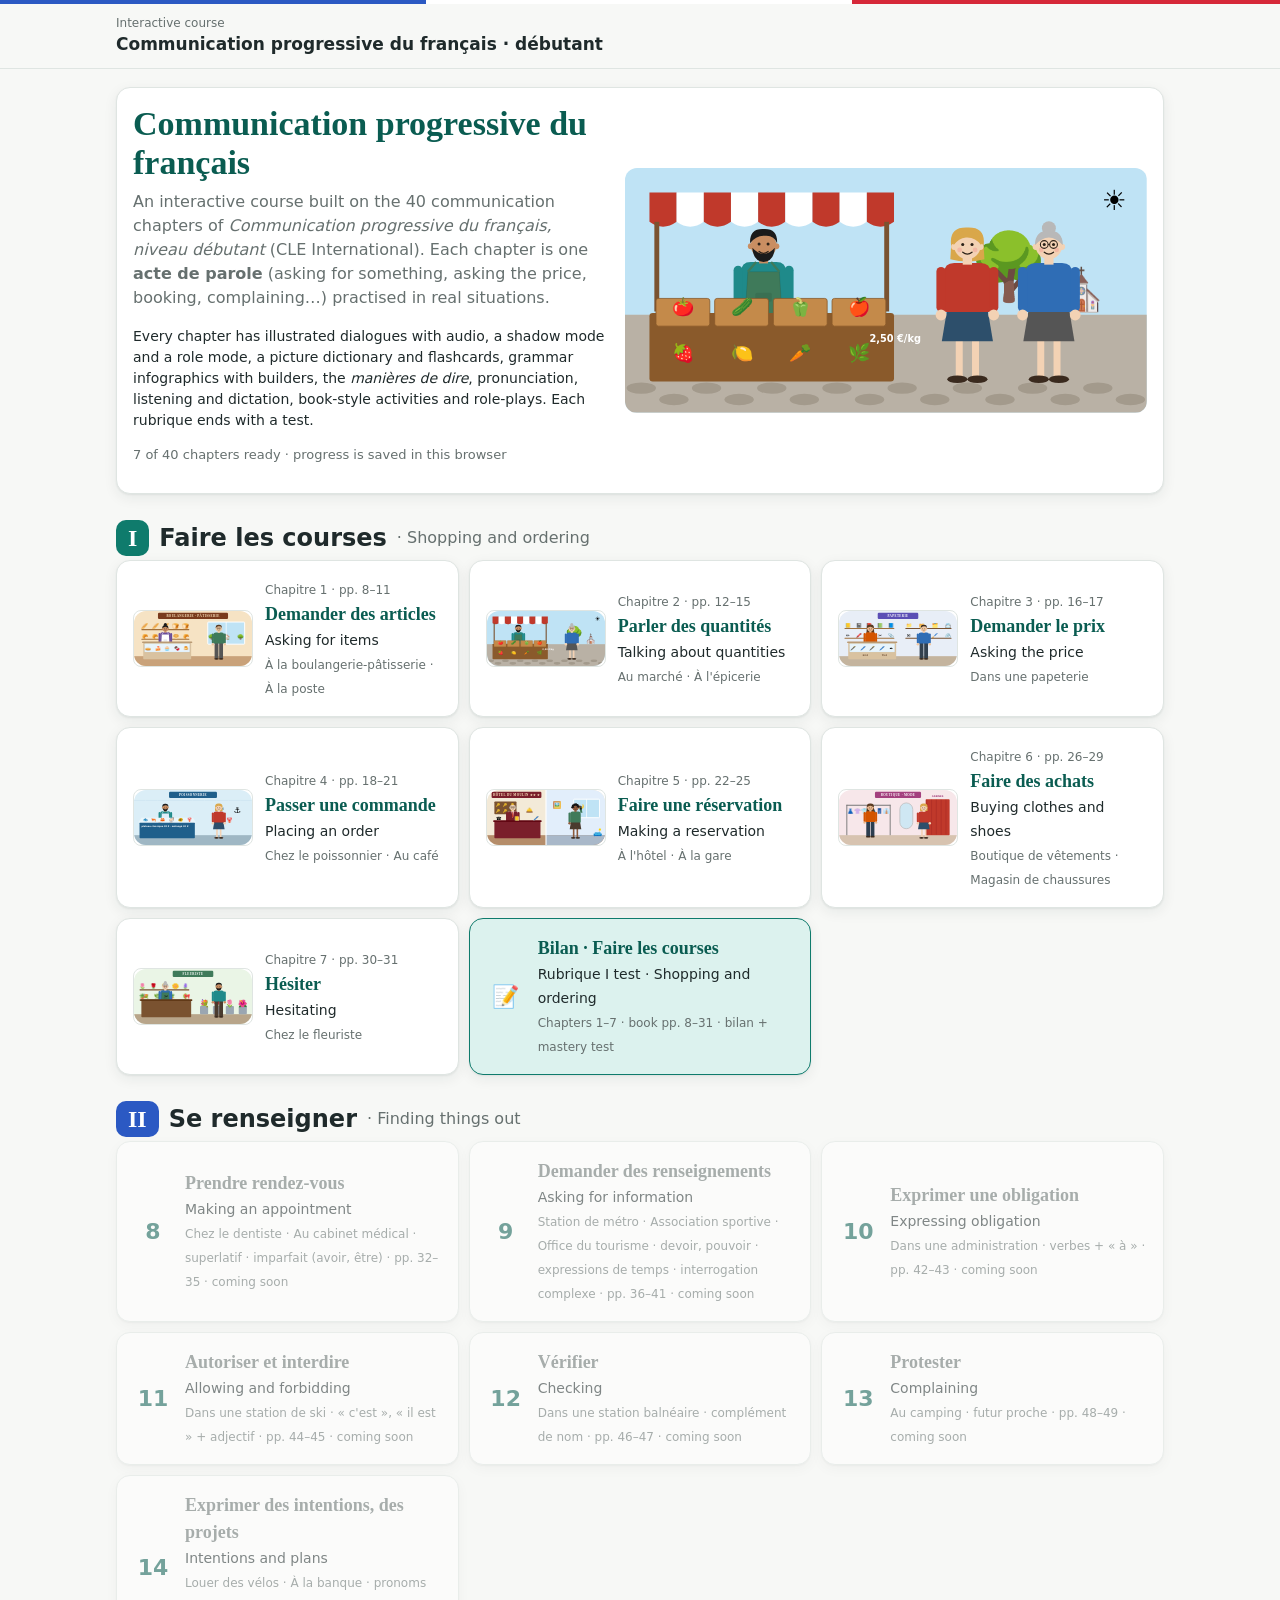
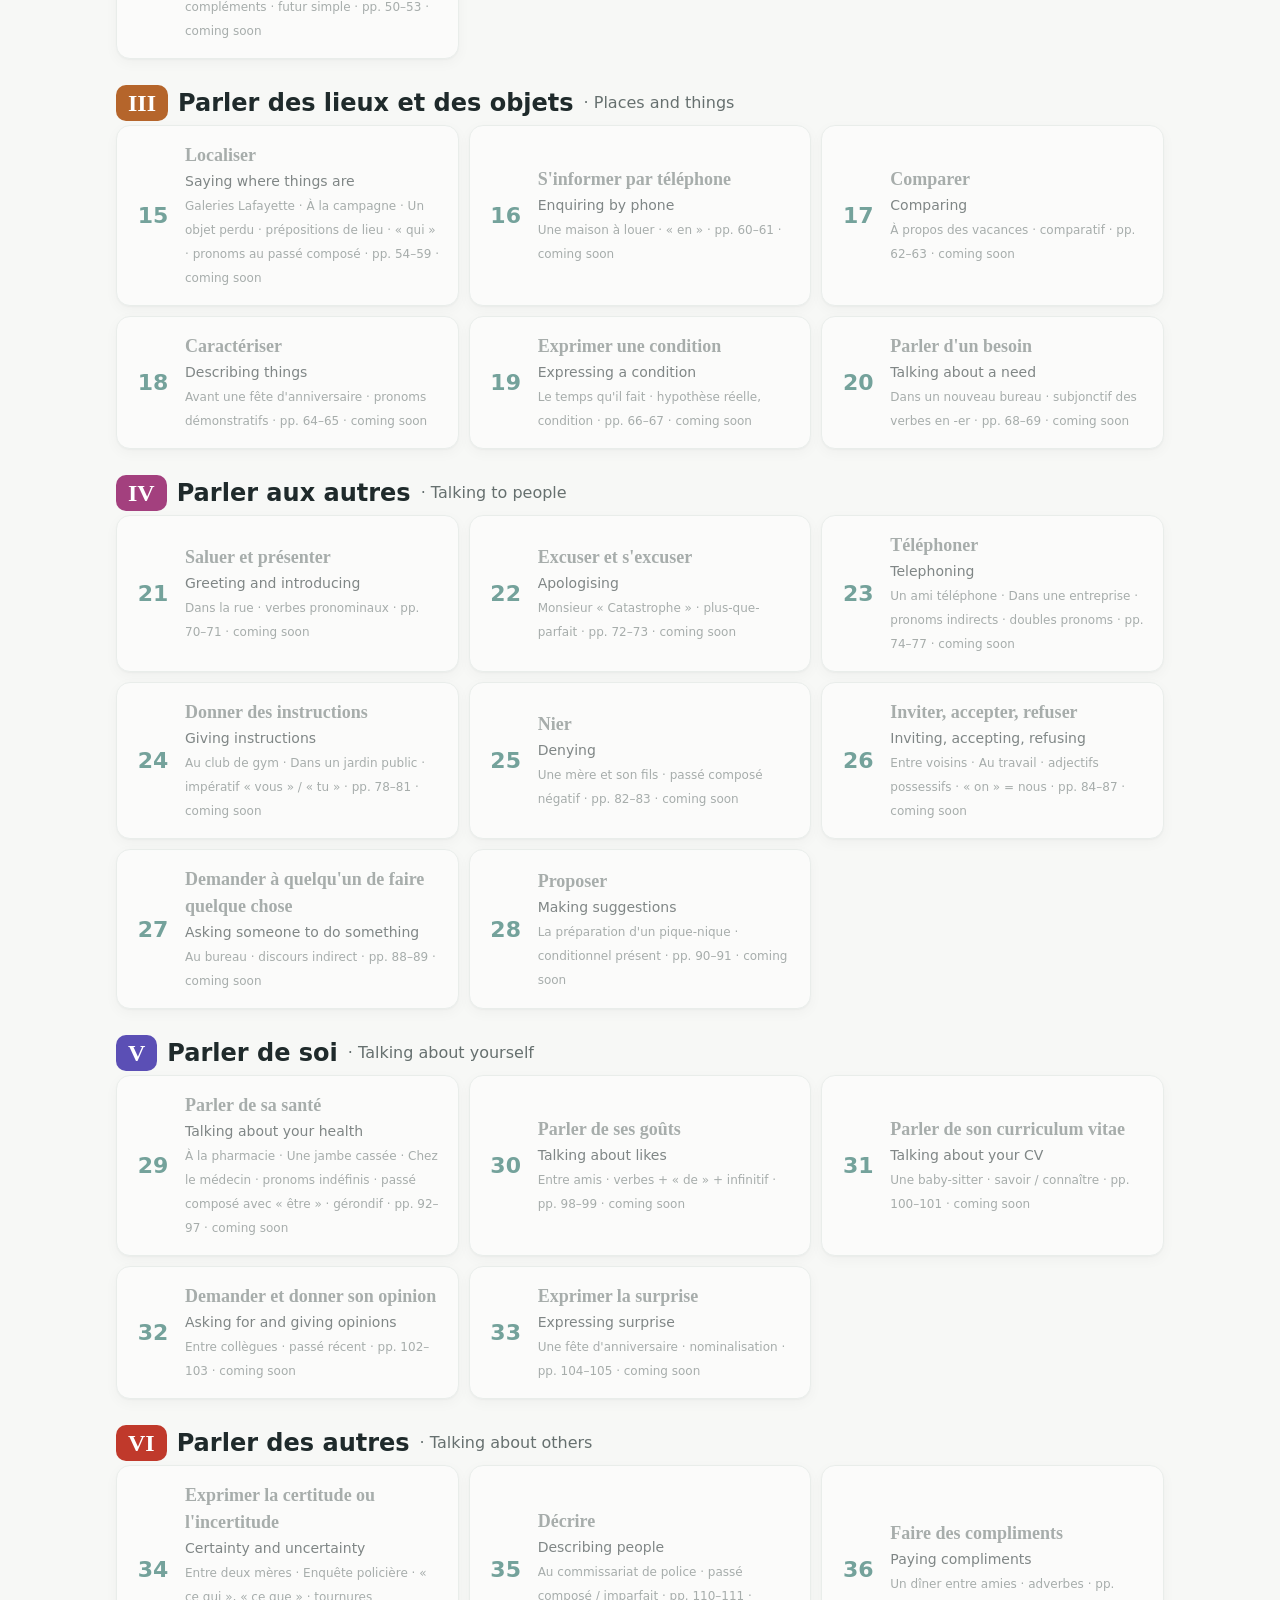
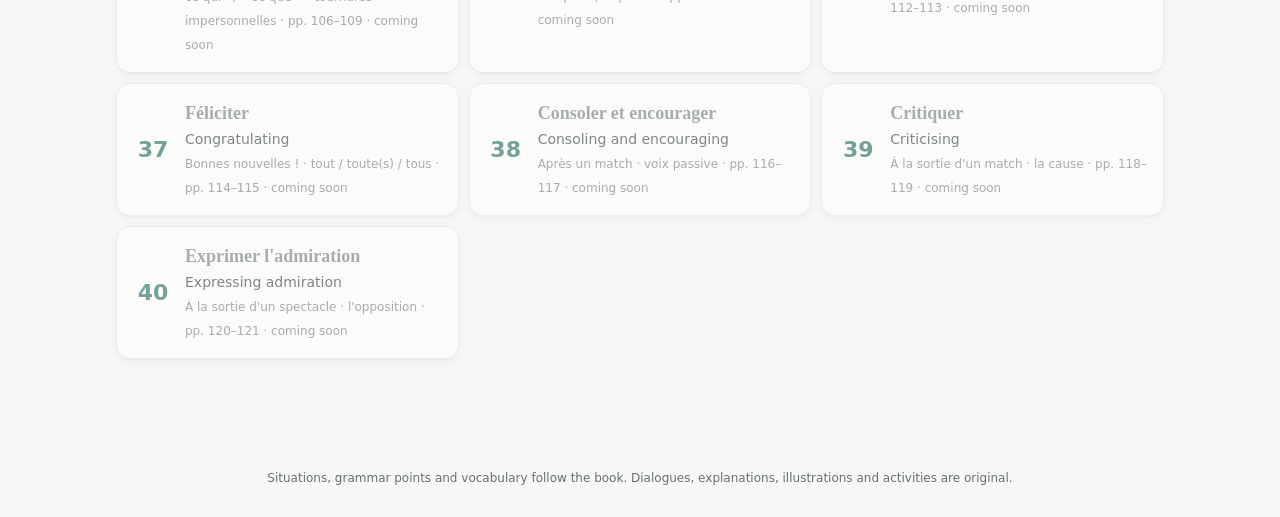
<file: docs/index.html>
<!DOCTYPE html>
<html lang="en"><head><meta charset="utf-8"><meta name="viewport" content="width=device-width,initial-scale=1">
<title>Communication progressive du français · Interactive course</title><style>:root{
  --bg:#f7f8f6; --panel:#ffffff; --ink:#1f2a2b; --muted:#66706f; --line:#dfe5e2;
  --accent:#0f7b6c; --accent-2:#0a5c51; --accent-soft:#dcf2ee;
  --bleu:#2b59c3; --rouge:#d62839;
  --good:#2f8a4f; --good-soft:#dff3e5; --bad:#c2402a; --bad-soft:#fbe3de;
  --m:#2f6db5; --m-soft:#e2eefb; --f:#c2185b; --f-soft:#fbe3ee; --pl:#7b4fb5; --pl-soft:#efe6fb;
  --radius:14px; --shadow:0 1px 2px rgba(20,40,40,.06),0 4px 14px rgba(20,40,40,.07);
  --ui:system-ui,-apple-system,"Segoe UI",Roboto,sans-serif; --serif:Georgia,"Times New Roman",serif;
}
@media (prefers-color-scheme:dark){:root{
  --bg:#141a1a; --panel:#1d2525; --ink:#e9f0ee; --muted:#9fb0ac; --line:#304040;
  --accent:#3fbfa8; --accent-2:#7fe0cc; --accent-soft:#183731;
  --good:#5cc27f; --good-soft:#1d3324; --bad:#ef7a64; --bad-soft:#3d221d;
  --m:#7fb0ef; --m-soft:#1e2b3b; --f:#f07aa8; --f-soft:#3a2030; --pl:#b896ee; --pl-soft:#2c2340;
  --shadow:none;
}}
*{box-sizing:border-box}
html,body{margin:0;background:var(--bg);color:var(--ink);font-family:var(--ui);line-height:1.5}
button{font:inherit;color:inherit;cursor:pointer}
a{color:var(--accent-2)}
.fr{font-weight:600;line-height:1.4}
.pr{color:var(--muted);font-style:italic;font-size:14px}
.en{color:var(--muted)}
body.no-pr .pr{display:none} body.no-en .en{display:none}
b.say{color:var(--accent-2);cursor:pointer;border-bottom:1px dotted var(--accent)}
b.say:hover{background:var(--accent-soft)}
/* gender colours (switchable) */
.g-m{color:var(--m)!important} .g-f{color:var(--f)!important} .g-pl{color:var(--pl)!important}
b.say.g-m{border-bottom-color:var(--m)} b.say.g-f{border-bottom-color:var(--f)} b.say.g-pl{border-bottom-color:var(--pl)}
body.no-gc .g-m,body.no-gc .g-f,body.no-gc .g-pl{color:inherit!important}
.gdot{display:inline-block;width:9px;height:9px;border-radius:50%;margin-right:-3px}.gdot.m{background:var(--m)}.gdot.f{background:var(--f)}

/* header */
header.top{position:sticky;top:0;z-index:20;background:color-mix(in srgb,var(--bg) 92%,transparent);backdrop-filter:blur(8px);border-bottom:1px solid var(--line)}
header.top::before{content:"";display:block;height:4px;background:linear-gradient(90deg,var(--bleu) 33.3%,#fff 33.3% 66.6%,var(--rouge) 66.6%)}
.top-inner{max-width:1080px;margin:0 auto;padding:10px 16px;display:flex;gap:12px;align-items:center;flex-wrap:wrap}
.brand{display:flex;flex-direction:column;min-width:0;flex:1}
.brand small{color:var(--muted);font-size:12px}
.brand b{font-size:17px}
.toggles{display:flex;gap:6px;flex-wrap:wrap;align-items:center}
.chip{border:1px solid var(--line);background:var(--panel);border-radius:999px;padding:5px 11px;font-size:13px;display:inline-flex;gap:6px;align-items:center}
.chip.on{background:var(--accent-soft);border-color:var(--accent);color:var(--accent-2);font-weight:600}
.progress{height:4px;background:var(--line)} .progress>div{height:100%;background:var(--accent);transition:width .4s}
nav.tabs{max-width:1080px;margin:0 auto;padding:8px 12px 0;display:flex;gap:4px;overflow-x:auto;scrollbar-width:none}
nav.tabs::-webkit-scrollbar{display:none}
nav.tabs a{flex:none;text-decoration:none;color:var(--muted);padding:8px 12px;border-radius:10px 10px 0 0;font-size:14px;border-bottom:3px solid transparent;white-space:nowrap}
nav.tabs a.active{color:var(--ink);font-weight:600;border-bottom-color:var(--accent)}
nav.tabs a .tick{color:var(--good);margin-inline-start:4px}

main{max-width:1080px;margin:0 auto;padding:18px 16px 80px}
h2{margin:6px 0 4px;font-size:24px} h3{margin:18px 0 8px;font-size:18px}
.h2en{font-size:16px;font-weight:400}
.lead{color:var(--muted);margin:0 0 16px}
.card{background:var(--panel);border:1px solid var(--line);border-radius:var(--radius);padding:16px;box-shadow:var(--shadow)}
.stack>*+*{margin-top:14px}
.grid{display:grid;gap:12px;grid-template-columns:repeat(auto-fill,minmax(210px,1fr))}
.row{display:flex;gap:8px;flex-wrap:wrap;align-items:center}
.btn{border:1px solid var(--line);background:var(--panel);padding:8px 14px;border-radius:10px;font-weight:500}
.btn:hover{border-color:var(--accent)}
.btn.primary{background:var(--accent);border-color:var(--accent);color:#fff}
.btn.primary:hover{background:var(--accent-2)}
.btn.small{padding:4px 10px;font-size:13px}
.play{border:none;background:var(--accent-soft);color:var(--accent-2);width:34px;height:34px;border-radius:50%;flex:none;display:inline-grid;place-items:center;font-size:14px;vertical-align:middle}
.play:hover{background:var(--accent);color:#fff}
.play.speaking{background:var(--accent);color:#fff;animation:pulse 1s infinite}
@keyframes pulse{50%{transform:scale(1.1)}}
.banner{background:var(--accent-soft);border:1px solid var(--accent);border-radius:12px;padding:10px 14px;font-size:14px;margin-bottom:14px}
.done-btn{margin-top:22px}
.muted{color:var(--muted)}
footer{text-align:center;color:var(--muted);font-size:12px;padding:30px 16px}

/* illustrations */
.scene-svg{width:100%;height:auto;display:block;border-radius:12px}
.scene-wrap{margin:10px 0 4px;border-radius:12px;overflow:hidden;border:1px solid var(--line)}
.actor .bob{transform-box:fill-box;transform-origin:50% 100%}
.actor.talking .bob{animation:talk .55s ease-in-out infinite alternate}
@keyframes talk{from{transform:translateY(0)}to{transform:translateY(-5px)}}
.actor.talking{filter:drop-shadow(0 0 6px rgba(255,205,0,.9))}
.av{flex:none;border-radius:50%}

/* overview */
.hero2{display:grid;grid-template-columns:1.25fr 1fr;gap:18px;align-items:center;padding:12px}
.hero-art{border-radius:12px;overflow:hidden}
.hero-txt .fr.big{font-family:var(--serif);font-size:32px;color:var(--accent-2);line-height:1.2;margin:6px 0}
.rub-badge{display:inline-block;color:#fff;border-radius:999px;padding:2px 12px;font-size:13px;font-weight:700;letter-spacing:.03em}
.r1{background:#0f7b6c}.r2{background:#2b59c3}.r3{background:#b5652b}.r4{background:#a3407e}.r5{background:#5b4fb5}.r6{background:#c0392b}
.ov-grid{display:grid;grid-template-columns:1fr 1fr;gap:14px}
.glance{display:flex;flex-direction:column;gap:10px}
.gl{display:flex;gap:10px;align-items:flex-start}.gl-ic{font-size:24px;width:34px;text-align:center}
.goals li{margin:4px 0}
.path{display:grid;grid-template-columns:repeat(auto-fill,minmax(160px,1fr));gap:10px}
.path a{text-decoration:none;color:var(--ink)}
.path .step{padding:10px 12px;border-radius:12px;border:1px solid var(--line);background:var(--panel);display:flex;gap:10px;align-items:center;line-height:1.25}
.path .step.done{border-color:var(--good);background:var(--good-soft)}
.path .num{width:28px;height:28px;border-radius:50%;background:var(--accent-soft);color:var(--accent-2);display:grid;place-items:center;font-weight:700;font-size:13px;flex:none}
.path .done .num{background:var(--good);color:#fff}

/* dialogue */
.dlg-head{display:flex;justify-content:space-between;gap:10px;align-items:center;flex-wrap:wrap}
.dtitle{font-size:20px;font-family:var(--serif)}
.sit-n{display:inline-grid;place-items:center;width:26px;height:26px;border-radius:50%;background:var(--accent);color:#fff;font-weight:700;font-size:14px}
.sit-n:empty{display:none}
.bubbles{display:flex;flex-direction:column;gap:10px;margin-top:10px}
.bub{display:flex;gap:10px;align-items:flex-start;max-width:88%}
.bub.right{align-self:flex-end;flex-direction:row-reverse}
.bub .body{background:var(--bg);border:1px solid var(--line);border-radius:14px;padding:8px 12px;cursor:pointer;transition:background .2s}
.bub .who{font-size:12px;color:var(--muted);font-weight:600}
.bub .fr.line{font-size:19px;display:block}
.bub.active .body{background:var(--accent-soft);border-color:var(--accent)}
.bub.m .who{color:var(--m)} .bub.f .who{color:var(--f)}
.stage-dir{align-self:center;font-style:italic;color:var(--muted);font-size:14px;background:var(--bg);border-radius:999px;padding:2px 14px}
.hidetext .bub .fr.line,.hidetext .bub .en{filter:blur(7px)} .hidetext .bub.revealed .fr.line,.hidetext .bub.revealed .en{filter:none}
.roleplay .bub.mine:not(.revealed) .fr.line,.roleplay .bub.mine:not(.revealed) .en{filter:blur(7px)}
.roleplay .bub.mine .body{border:2px dashed var(--accent)}
.shadow-cue{font-size:14px;color:var(--accent-2);font-weight:700;min-height:22px;margin-top:6px}
.dgloss{display:flex;flex-wrap:wrap;gap:6px;margin-top:12px;padding-top:10px;border-top:1px dashed var(--line)}
.gchip{border:1px solid var(--line);border-radius:999px;padding:2px 10px;font-size:14px;cursor:pointer;background:var(--bg)}

/* vocabulary */
.filters{display:flex;gap:6px;flex-wrap:wrap;margin-bottom:12px}
.picdict{display:grid;grid-template-columns:repeat(auto-fill,minmax(140px,1fr));gap:10px}
.picdict.small{grid-template-columns:repeat(auto-fill,minmax(118px,1fr));gap:8px}
.pd{display:flex;flex-direction:column;align-items:center;gap:2px;border:1px solid var(--line);border-top:5px solid var(--line);border-radius:14px;background:var(--panel);padding:10px 6px;text-align:center;box-shadow:var(--shadow);transition:transform .15s}
.pd:hover{transform:translateY(-2px)}
.pd .pd-pic{font-size:42px;line-height:1.15}
.picdict.small .pd .pd-pic{font-size:34px}
.pd .fr{font-size:16px}.pd .en{font-size:12px}
.pd-m{border-top-color:var(--m)}.pd-f{border-top-color:var(--f)}.pd-pl{border-top-color:var(--pl)}
body.no-gc .pd{border-top-color:var(--line)}
.vcard{display:flex;flex-direction:column;gap:2px;position:relative;cursor:pointer;border-left:5px solid var(--line)}
.vc-m{border-left-color:var(--m)}.vc-f{border-left-color:var(--f)}.vc-pl{border-left-color:var(--pl)}
.vcard .pic{font-size:30px;line-height:1.2}
.vcard .fr{font-size:20px}
.vcard .play{position:absolute;top:12px;right:12px}
.vcard .box{position:absolute;top:54px;right:14px;font-size:11px;color:var(--muted)}
.tag{display:inline-block;font-size:11px;background:var(--accent-soft);color:var(--accent-2);border-radius:6px;padding:1px 6px;margin-top:4px;width:max-content}
.g-tag-m{background:var(--m-soft);color:var(--m)}.g-tag-f{background:var(--f-soft);color:var(--f)}.g-tag-pl{background:var(--pl-soft);color:var(--pl)}
.flash-wrap{max-width:440px;margin:0 auto;text-align:center}
.flash{perspective:1000px;height:270px;cursor:pointer;margin:10px 0}
.flash-inner{position:relative;width:100%;height:100%;transition:transform .5s;transform-style:preserve-3d}
.flash.flipped .flash-inner{transform:rotateY(180deg)}
.flash .face{position:absolute;inset:0;backface-visibility:hidden;display:flex;flex-direction:column;align-items:center;justify-content:center;gap:6px;border-radius:18px;border:1px solid var(--line);border-top:8px solid var(--line);background:var(--panel);box-shadow:var(--shadow);padding:16px}
.flash.gb-m .face{border-top-color:var(--m)}.flash.gb-f .face{border-top-color:var(--f)}.flash.gb-pl .face{border-top-color:var(--pl)}
.flash .back{transform:rotateY(180deg);background:var(--accent-soft)}
.flash .fr{font-size:32px}
.flash .pic{font-size:50px}

/* grammar + infographics */
.gblock h3{margin-top:0;font-size:20px}
.gblock p{margin:8px 0}
.after{border-top:1px dashed var(--line);margin-top:12px}
table.g{border-collapse:collapse;width:100%;margin-top:10px}
table.g td,table.g th{border-bottom:1px solid var(--line);padding:8px;text-align:left}
table.g td.frcell{font-size:18px;white-space:nowrap}
figure.info{margin:14px 0;padding:14px;border-radius:14px;background:linear-gradient(180deg,var(--bg),var(--panel));border:1px solid var(--line)}
figure.info figcaption{font-size:13px;text-transform:uppercase;letter-spacing:.06em;color:var(--accent-2);font-weight:800;margin-bottom:10px}
.gnote{margin-top:10px;font-size:14px;background:var(--accent-soft);border-radius:10px;padding:8px 12px}
.schip{display:inline-block;margin:3px;border:1px solid var(--line);background:var(--panel);border-radius:999px;padding:3px 12px;cursor:pointer;font-weight:600}
.schip .en{font-weight:400;font-size:13px}
.end{color:var(--rouge);font-weight:800}
/* gender columns */
.gcols{display:grid;grid-template-columns:repeat(auto-fit,minmax(200px,1fr));gap:10px}
.gcol{border-radius:12px;padding:10px;border:2px solid}
.gc-m{border-color:var(--m);background:var(--m-soft)}.gc-f{border-color:var(--f);background:var(--f-soft)}.gc-pl{border-color:var(--pl);background:var(--pl-soft)}
.ghead{display:flex;gap:8px;align-items:center;margin-bottom:6px}
.gbadge{font-family:var(--serif);font-size:22px;font-weight:800;border-radius:10px;padding:0 10px;color:#fff}
.gc-m .gbadge{background:var(--m)}.gc-f .gbadge{background:var(--f)}.gc-pl .gbadge{background:var(--pl)}
/* merges */
.merges{display:flex;flex-direction:column;gap:8px}
.mrow,.eq{display:flex;gap:6px;align-items:center;flex-wrap:wrap;cursor:pointer}
.eq{justify-content:center;margin:12px 0 0}
.mb{display:inline-grid;place-items:center;min-width:48px;padding:4px 10px;border-radius:10px;font-weight:800;font-size:18px;color:#fff;font-family:var(--serif)}
.mb-p{background:#555}.mb-m{background:var(--m)}.mb-f{background:var(--f)}.mb-pl{background:var(--pl)}.mb-x{background:#888}
.mb-r{background:var(--panel);color:var(--ink);border:2px dashed var(--muted)}
.mb-r.fused{background:var(--rouge);color:#fff;border:2px solid var(--rouge);box-shadow:0 0 0 4px rgba(214,40,57,.15)}
.op{font-weight:800;color:var(--muted);font-size:18px}
.mex{margin-left:8px}
.nomerge .mb-r{opacity:.9}
/* scale */
.scale{position:relative;height:196px;margin:0 50px}
.sbar{position:absolute;left:0;right:0;top:80px;height:12px;border-radius:6px}
.smark{position:absolute;transform:translateX(-50%);display:flex;flex-direction:column;align-items:center;text-align:center;cursor:pointer;width:120px;font-size:14px;line-height:1.2}
.smark.up{top:0;justify-content:flex-end;height:78px}
.smark.dn{top:94px}
.smark .spic{font-size:20px}
.smark.up::after{content:"";width:2px;height:8px;background:var(--muted)}
.smark.dn::before{content:"";width:2px;height:8px;background:var(--muted)}
.smark .en{font-size:12px}
.sends{display:flex;justify-content:space-between;font-size:12px;color:var(--muted);font-weight:700;text-transform:uppercase}
/* ladder */
.ladder{display:flex;flex-direction:column;gap:8px}
.rung{display:flex;gap:10px;align-items:center;border-left:6px solid;border-radius:10px;background:var(--panel);padding:6px 10px}
.rname{color:#fff;border-radius:8px;padding:2px 10px;font-weight:700;display:flex;flex-direction:column;line-height:1.2;min-width:96px}
.rname small{font-weight:400;opacity:.85}
/* conjugation */
.conj{display:grid;grid-template-columns:repeat(auto-fit,minmax(200px,1fr));gap:10px}
.cverb{border:1px solid var(--line);border-radius:12px;overflow:hidden;background:var(--panel)}
.cinf{background:var(--accent);color:#fff;padding:6px 10px;cursor:pointer}.cinf .fr{color:#fff;font-size:18px}.cinf .en{color:#e8fffa}
.cform{display:flex;gap:8px;padding:4px 10px;border-top:1px solid var(--line);cursor:pointer}
.cform:hover{background:var(--accent-soft)}
.cform .cp{color:var(--muted);width:64px;flex:none;font-size:13px;padding-top:2px}
.cform .fr{font-size:17px}
.qzbox{display:inline-flex;gap:6px;align-items:center;flex-wrap:wrap}
/* compare */
.cmp{display:grid;gap:10px}
.cmpcol{border:2px solid;border-radius:12px;overflow:hidden;background:var(--panel)}
.cmphead{color:#fff;font-weight:800;padding:6px 10px;font-size:18px;font-family:var(--serif);display:flex;flex-direction:column;line-height:1.2}
.cmphead small{font-family:var(--ui);font-weight:400;font-size:12px;opacity:.9}
.cmppic{text-align:center;padding:6px}.cmppic.emo{font-size:46px}
.cmplines{padding:4px 10px 10px}.cl{padding:3px 0;cursor:pointer;display:flex;flex-direction:column}.cl .en{font-size:13px}
@media (max-width:640px){.cmp{grid-template-columns:1fr!important}}
/* documents */
.doc-fig{display:flex;flex-direction:column;align-items:center}
.doc{width:min(100%,420px);border-radius:10px;padding:16px 18px;box-shadow:0 6px 20px rgba(0,0,0,.18);position:relative}
.doc-title{font-weight:800;font-size:20px;text-align:center}
.doc-sub{text-align:center;font-size:13px;opacity:.8;margin-bottom:6px}
.doc-row{display:flex;gap:6px;align-items:baseline;padding:3px 0;cursor:pointer}
.doc-row .dots{flex:1;border-bottom:2px dotted currentColor;opacity:.35}
.doc-foot{text-align:center;font-size:13px;margin-top:8px;opacity:.85}
.doc-chalk{background:#2c3a2f;color:#f2f2e8;font-family:"Comic Sans MS","Chalkboard SE",cursive;border:8px solid #8a5a2b}
.doc-board{background:#111;color:#ffcd00;font-family:ui-monospace,Menlo,monospace}.doc-board .doc-title{color:#fff;letter-spacing:.2em}
.doc-ticket{background:#fffbe8;color:#222;border:2px dashed #b99a2b;font-family:ui-monospace,Menlo,monospace}
.doc-receipt{background:#fff;color:#222;font-family:ui-monospace,Menlo,monospace;clip-path:polygon(0 0,100% 0,100% 96%,95% 100%,90% 96%,85% 100%,80% 96%,75% 100%,70% 96%,65% 100%,60% 96%,55% 100%,50% 96%,45% 100%,40% 96%,35% 100%,30% 96%,25% 100%,20% 96%,15% 100%,10% 96%,5% 100%,0 96%)}
.doc-menu{background:#fdf6e3;color:#3a2a1e;font-family:var(--serif);border:3px double #7a3b1d}
.doc-form{background:#fff;color:#222;border:1px solid #bbb;border-top:10px solid var(--bleu)}
.doc-label{background:#fff8d6;color:#3a2a1e;border:2px solid #e0b100;border-radius:16px}
/* minis + pattern */
.minis{display:flex;flex-wrap:wrap;gap:10px;justify-content:center}
.minic{display:flex;flex-direction:column;align-items:center;border:1px solid var(--line);border-radius:12px;padding:8px 10px;background:var(--panel);cursor:pointer;min-width:120px}
.minic .en{font-size:12px}
.pattern{display:flex;flex-direction:column;gap:8px}
.prow{display:flex;flex-wrap:wrap;gap:6px;align-items:center}
.pfix{background:var(--accent);color:#fff;border-radius:10px;padding:6px 12px;font-weight:700;cursor:pointer}
.pslot{display:inline-flex;flex-direction:column;border:2px dashed var(--accent);border-radius:10px;padding:2px 8px;font-weight:600}
.pslot span{cursor:pointer;padding:1px 0}.pslot span:hover{text-decoration:underline}
/* flow (conversation map) */
.flow{position:relative;display:flex;flex-direction:column;gap:6px}
.flow::before{content:"";position:absolute;left:50%;top:44px;bottom:6px;width:3px;background:var(--line);transform:translateX(-50%)}
.lane-heads{display:flex;justify-content:space-between;font-weight:700;margin-bottom:6px}
.lane-heads span{display:flex;gap:6px;align-items:center}
.fstep{display:flex;position:relative}
.fstep.l{justify-content:flex-start}.fstep.r{justify-content:flex-end}
.fcard{width:calc(50% - 22px);display:flex;gap:10px;align-items:flex-start;background:var(--panel);border:1px solid var(--line);border-radius:12px;padding:8px 10px;cursor:pointer;box-shadow:var(--shadow)}
.fstep.l .fcard{border-left:5px solid var(--bleu)}.fstep.r .fcard{border-right:5px solid var(--rouge)}
.fn{flex:none;width:24px;height:24px;border-radius:50%;background:var(--accent);color:#fff;display:grid;place-items:center;font-weight:700;font-size:12px}
.fcard .en{font-size:13px}.fcard .alt{font-size:12px;color:var(--muted);margin-top:2px}
@media (max-width:640px){.flow::before{display:none}.fcard{width:92%}}

/* widgets */
.widget{margin-top:14px;padding:14px;border-radius:12px;background:var(--bg);border:2px dashed var(--accent)}
.widget .label{font-size:12px;text-transform:uppercase;letter-spacing:.06em;color:var(--accent-2);font-weight:800;margin-bottom:8px}
.result{font-size:40px;text-align:center;margin:8px 0;min-height:60px}
.cap{font-size:15px}
.spool{display:flex;flex-wrap:wrap;gap:6px;min-height:46px;padding:8px;border-radius:10px;background:var(--panel);border:1px solid var(--line);margin-bottom:8px}
.scols{display:grid;gap:8px}
.scol2{border:2px solid;border-radius:12px;min-height:110px;cursor:pointer;background:var(--panel);overflow:hidden}
.sch{color:#fff;font-weight:700;padding:4px 10px;text-align:center}
.sin{display:flex;flex-wrap:wrap;gap:4px;padding:6px}
.tile.small{font-size:14px;padding:1px 8px}
.pricetag{display:flex;justify-content:center;margin:6px 0}
.pt-num{background:#ffcd00;color:#1f2a2b;font-weight:800;font-size:34px;padding:4px 22px 4px 30px;border-radius:6px 30px 30px 6px;position:relative;font-family:var(--serif)}
.pt-num::before{content:"";position:absolute;left:10px;top:50%;width:10px;height:10px;border-radius:50%;background:var(--bg);transform:translateY(-50%)}
.money{display:inline-flex;flex-wrap:wrap;gap:4px;justify-content:center;margin:4px 0}
.note{display:inline-grid;place-items:center;width:54px;height:30px;border-radius:4px;font-size:12px;font-weight:800;color:#fff}
.n50{background:#e07b39}.n20{background:#3b78c2}.n10{background:#c0392b}.n5{background:#7f8c8d}
.coin{display:inline-grid;place-items:center;width:30px;height:30px;border-radius:50%;background:radial-gradient(#f5d68a,#c9a227);font-size:10px;font-weight:800;color:#5a4400;border:2px solid #b0901a}
.coin.small{width:24px;height:24px;background:radial-gradient(#e8b48a,#b5652b);color:#fff;border-color:#8a4a1a;font-size:9px}
.clockrow{display:flex;gap:18px;align-items:center;flex-wrap:wrap;justify-content:center}
.ck-big{font-size:36px;font-weight:800;font-family:ui-monospace,Menlo,monospace}
.ck-words .fr{font-size:20px}

/* expressions */
.xhead{display:flex;gap:10px;align-items:center;margin-bottom:8px;font-size:17px}
.xic{font-size:26px}
.xitems{display:grid;grid-template-columns:repeat(auto-fill,minmax(280px,1fr));gap:8px}
.xitem{display:flex;justify-content:space-between;gap:8px;align-items:center;border:1px solid var(--line);border-radius:12px;padding:8px 12px;cursor:pointer;background:var(--bg)}
.xitem:hover{border-color:var(--accent)}
.xitem .fr{font-size:17px}.xitem .en{font-size:13px}
.reg{font-size:11px;font-weight:700;border-radius:8px;padding:2px 8px;display:flex;flex-direction:column;align-items:center;line-height:1.15;flex:none}
.reg small{font-weight:400;font-size:10px}
.reg-poli{background:#e2eefb;color:#2b59c3}.reg-std{background:#e5f4e8;color:#2f8a4f}.reg-fam{background:#fdecd8;color:#b5652b}.reg-sout{background:#efe6fb;color:#7b4fb5}
.xreply{margin-top:8px;font-size:14px;color:var(--muted)}

/* sounds */
.letter{display:flex;gap:14px}
.letter .glyph{font-size:30px;font-weight:800;line-height:1.1;min-width:90px;height:80px;padding:0 8px;display:grid;place-items:center;border-radius:16px;background:var(--accent-soft);color:var(--accent-2);flex:none;cursor:pointer;text-align:center;font-family:var(--serif)}
.ex{display:inline-flex;gap:6px;align-items:center;border:1px solid var(--line);border-radius:999px;padding:2px 4px 2px 12px;margin:3px;cursor:pointer;background:var(--panel)}
.ex .fr{font-size:17px}
.pair{display:grid;grid-template-columns:1fr auto 1fr;gap:10px;align-items:center}
.pair .side{text-align:center;padding:10px;border:1px solid var(--line);border-radius:12px;cursor:pointer;background:var(--panel)}
.pair .side .fr{font-size:26px;display:block}
.vs{color:var(--muted);font-size:12px;text-align:center;max-width:160px}

/* quiz */
.quiz{max-width:680px;margin:0 auto}
.qhead{display:flex;justify-content:space-between;color:var(--muted);font-size:13px;margin-bottom:8px}
.qtag{background:var(--accent-soft);color:var(--accent-2);border-radius:6px;padding:0 6px;font-weight:600}
.qbar{height:6px;border-radius:6px;background:var(--line);overflow:hidden;margin-bottom:14px}.qbar>div{height:100%;background:var(--accent);transition:width .3s}
.qtext{font-size:18px;font-weight:600;margin-bottom:10px}
.qpic{font-size:54px;text-align:center}
.qsentence{font-size:24px;text-align:center;margin:10px 0}
.qsentence .blank{display:inline-block;min-width:70px;border-bottom:3px solid var(--accent);color:var(--accent-2)}
.opts{display:grid;gap:8px}
.opt{text-align:start;border:2px solid var(--line);background:var(--panel);border-radius:12px;padding:10px 14px;font-size:16px}
.opt:hover:not(:disabled){border-color:var(--accent)}
.opt.correct{border-color:var(--good);background:var(--good-soft)}
.opt.wrong{border-color:var(--bad);background:var(--bad-soft)}
.feedback{margin-top:12px;padding:10px 14px;border-radius:12px;font-size:15px}
.feedback.good{background:var(--good-soft);color:var(--good)} .feedback.bad{background:var(--bad-soft);color:var(--bad)}
.feedback .ex-text{color:var(--ink);display:block;margin-top:4px}
.tiles{display:flex;flex-wrap:wrap;gap:8px;justify-content:center;min-height:56px;padding:8px;border-radius:12px}
.tiles.lines{flex-direction:column;align-items:stretch}.tiles.lines .tile{text-align:left;font-size:16px}
.tiles.answer{border:2px dashed var(--line);margin-bottom:8px}
.tile{font-size:18px;border:1px solid var(--line);background:var(--panel);border-radius:10px;padding:2px 14px}
.big-play{width:72px;height:72px;font-size:28px;margin:6px auto 14px;display:grid}
.score{font-size:48px;font-weight:800;text-align:center;color:var(--accent-2)}
.match{display:grid;grid-template-columns:1fr 1fr;gap:8px}
.match .mi{border:2px solid var(--line);background:var(--panel);border-radius:10px;padding:8px;text-align:center;min-height:52px}
.match .mi .fr{font-size:17px}
.match .mi.sel{border-color:var(--accent);background:var(--accent-soft)}
.match .mi.ok{border-color:var(--good);background:var(--good-soft);opacity:.55}
.match .mi.no{border-color:var(--bad);background:var(--bad-soft)}
.tin{font:inherit;font-size:18px;padding:8px 10px;border-radius:10px;border:2px solid var(--accent);background:var(--panel);color:var(--ink);min-width:120px}
.tin.ok{border-color:var(--good);background:var(--good-soft)} .tin.no{border-color:var(--bad);background:var(--bad-soft)}
.frkeys{margin:8px 0}.frkeys .chip{font-size:16px;font-weight:700;padding:3px 11px}

/* role-play */
.rp{display:flex;flex-direction:column;gap:10px}
.rp-body{display:flex;flex-direction:column;gap:10px}
.memo{display:flex;flex-wrap:wrap;gap:6px;margin-top:8px}
.memo span{background:#fff8d6;color:#5a4400;border:1px solid #e0b100;border-radius:6px;padding:1px 8px;font-size:13px;transform:rotate(-1deg)}
.yourturn{background:var(--accent-soft);border-radius:10px;padding:8px 12px}
.rec{display:flex;gap:8px;align-items:center;flex-wrap:wrap}
.rec .dot{display:inline-block;width:10px;height:10px;border-radius:50%;background:var(--bad);animation:pulse 1s infinite}

/* culture */
.cgrid{display:grid;grid-template-columns:repeat(auto-fill,minmax(300px,1fr));gap:12px}
.ccard{display:flex;gap:12px;border-top:5px solid var(--bleu)}
.ccard:nth-child(3n+2){border-top-color:var(--rouge)}.ccard:nth-child(3n){border-top-color:var(--accent)}
.cic{font-size:34px;flex:none}
.ckind{font-size:11px;text-transform:uppercase;letter-spacing:.08em;color:var(--muted);font-weight:700}
.tipcard{display:flex;gap:12px}
.tipcard .ic{font-size:28px;flex:none}
.mist{display:flex;flex-direction:column;gap:6px}
.mrow2{display:grid;grid-template-columns:1fr 1fr 1.3fr;gap:10px;align-items:center;background:var(--panel);border:1px solid var(--line);border-radius:10px;padding:8px 12px}
.no-say{color:var(--bad);text-decoration:line-through;text-decoration-thickness:1px}
.yes-say{color:var(--good);cursor:pointer}
@media (max-width:640px){.mrow2{grid-template-columns:1fr}}

/* tests */
.tile.sel{border-color:var(--accent);background:var(--accent-soft)}
.tile.ok{border-color:var(--good);background:var(--good-soft)}
.tile.no{border-color:var(--bad);background:var(--bad-soft)}
.titems{padding-inline-start:22px;margin:6px 0} .titems li{margin:10px 0}
.qsent .fr{font-size:17px}
.qsent select{font-size:16px;max-width:100%;padding:2px 6px;border-radius:8px;border:2px solid var(--accent);background:var(--panel);color:var(--ink);margin:0 4px}
.qsent select.ok{border-color:var(--good);background:var(--good-soft)} .qsent select.no{border-color:var(--bad);background:var(--bad-soft)}
.blank{display:inline-block;min-width:60px;border-bottom:2px solid var(--accent);color:var(--accent-2);text-align:center}
.fb{font-size:14px;margin-top:2px}
.markbox{border:2px solid var(--accent);border-radius:10px;min-width:56px;text-align:center;display:flex;flex-direction:column;line-height:1.2;padding:4px}
.markbox .got{font-weight:800;font-size:18px;color:var(--accent-2);border-bottom:1px solid var(--line)} .markbox .of{font-size:13px;color:var(--muted)}
.tsec.full{border-color:var(--good)} .tsec.part{border-color:var(--accent)}
.tgrid{display:grid;grid-template-columns:repeat(auto-fill,minmax(300px,1fr));gap:4px 20px}
.tgrid .qsent{display:flex;gap:6px;align-items:center;flex-wrap:wrap}
.tgrid .tin{min-width:0;width:140px;font-size:16px;padding:4px 8px}
.mini{background:var(--bg);border-radius:10px;padding:8px 12px;border:1px solid var(--line)}
.opt-l{font-size:16px;text-align:left}

/* course home */
.home-hero{display:grid;grid-template-columns:1fr 1.1fr;gap:18px;align-items:center}
.home-hero h1{font-family:var(--serif);font-size:34px;margin:0;line-height:1.15;color:var(--accent-2)}
.rubrique{margin-top:26px}
.rubrique h2{display:flex;gap:10px;align-items:center;flex-wrap:wrap}
.rnum{color:#fff;border-radius:10px;padding:0 12px;font-family:var(--serif)}
.chapters{display:grid;grid-template-columns:repeat(auto-fill,minmax(310px,1fr));gap:10px}
.lesson-link{display:flex;gap:12px;align-items:center;text-decoration:none;color:var(--ink)}
.lesson-link .n{font-size:22px;font-weight:800;color:var(--accent-2);width:40px;text-align:center;flex:none}
.lesson-link .thumb{width:120px;flex:none;border-radius:8px;overflow:hidden;border:1px solid var(--line)}
.lesson-link .frt{font-family:var(--serif);font-size:18px;font-weight:700;color:var(--accent-2)}
.lesson-link:hover{border-color:var(--accent)}
.soon{opacity:.55}
.soon .frt{color:var(--muted)}
.test-link{border-color:var(--accent);background:var(--accent-soft)}

@media (max-width:760px){
  .brand{flex-basis:100%}
  .toggles{width:100%}
  .hero2,.ov-grid,.home-hero{grid-template-columns:1fr}
  .bub{max-width:100%}
  .bub .fr.line{font-size:17px}
  .flash{height:240px}
  .lesson-link .thumb{width:84px}
}

.speedbar{display:flex;gap:6px;align-items:center;flex-wrap:wrap;margin:8px 0 4px;font-size:13px}
.speedbar .chip{padding:3px 10px}
</style></head>
<body><header class="top"><div class="top-inner"><div class="brand"><small>Interactive course</small><b>Communication progressive du français · débutant</b></div></div></header>
<main>
<div class="card home-hero"><div><h1>Communication progressive du français</h1><p class="lead" style="margin-top:8px">An interactive course built on the 40 communication chapters of <i>Communication progressive du français, niveau débutant</i> (CLE International). Each chapter is one <b>acte de parole</b> (asking for something, asking the price, booking, complaining…) practised in real situations.</p>
<p style="font-size:14px">Every chapter has illustrated dialogues with audio, a shadow mode and a role mode, a picture dictionary and flashcards, grammar infographics with builders, the <i>manières de dire</i>, pronunciation, listening and dictation, book-style activities and role-plays. Each rubrique ends with a test.</p>
<p class="muted" style="font-size:13px">7 of 40 chapters ready · progress is saved in this browser</p></div><div id="hero-scene"></div></div>
<section class="rubrique"><h2><span class="rnum" style="background:#0f7b6c">I</span> Faire les courses <span class="muted" style="font-size:16px;font-weight:400">· Shopping and ordering</span></h2><div class="chapters"><a class="card lesson-link" href="c01.html" data-id="c01"><span class="thumb" data-scene='{&quot;scene&quot;: &quot;boulangerie&quot;, &quot;people&quot;: {&quot;La boulang\u00e8re&quot;: &quot;f2&quot;, &quot;Le client&quot;: &quot;m6&quot;}, &quot;staff&quot;: &quot;La boulang\u00e8re&quot;, &quot;title&quot;: &quot;Demander des articles&quot;}'></span><span style="flex:1;min-width:0"><span class="muted" style="font-size:12px">Chapitre 1 · pp. 8–11</span><br><span class="frt">Demander des articles</span><br><span style="font-size:14px">Asking for items</span><br><span class="muted" style="font-size:12px">À la boulangerie-pâtisserie · À la poste</span><br><span class="prog muted" style="font-size:12px"></span></span></a><a class="card lesson-link" href="c02.html" data-id="c02"><span class="thumb" data-scene='{&quot;scene&quot;: &quot;marche&quot;, &quot;people&quot;: {&quot;Le marchand&quot;: &quot;m2&quot;, &quot;Madame Roux&quot;: &quot;f6&quot;}, &quot;staff&quot;: &quot;Le marchand&quot;, &quot;title&quot;: &quot;Parler des quantit\u00e9s&quot;}'></span><span style="flex:1;min-width:0"><span class="muted" style="font-size:12px">Chapitre 2 · pp. 12–15</span><br><span class="frt">Parler des quantités</span><br><span style="font-size:14px">Talking about quantities</span><br><span class="muted" style="font-size:12px">Au marché · À l&#x27;épicerie</span><br><span class="prog muted" style="font-size:12px"></span></span></a><a class="card lesson-link" href="c03.html" data-id="c03"><span class="thumb" data-scene='{&quot;scene&quot;: &quot;papeterie&quot;, &quot;people&quot;: {&quot;La vendeuse&quot;: &quot;f5&quot;, &quot;Paul&quot;: &quot;m1&quot;}, &quot;staff&quot;: &quot;La vendeuse&quot;, &quot;title&quot;: &quot;Demander le prix&quot;}'></span><span style="flex:1;min-width:0"><span class="muted" style="font-size:12px">Chapitre 3 · pp. 16–17</span><br><span class="frt">Demander le prix</span><br><span style="font-size:14px">Asking the price</span><br><span class="muted" style="font-size:12px">Dans une papeterie</span><br><span class="prog muted" style="font-size:12px"></span></span></a><a class="card lesson-link" href="c04.html" data-id="c04"><span class="thumb" data-scene='{&quot;scene&quot;: &quot;poissonnerie&quot;, &quot;people&quot;: {&quot;Le poissonnier&quot;: &quot;m2&quot;, &quot;Madame Perrin&quot;: &quot;f3&quot;}, &quot;staff&quot;: &quot;Le poissonnier&quot;, &quot;title&quot;: &quot;Passer une commande&quot;}'></span><span style="flex:1;min-width:0"><span class="muted" style="font-size:12px">Chapitre 4 · pp. 18–21</span><br><span class="frt">Passer une commande</span><br><span style="font-size:14px">Placing an order</span><br><span class="muted" style="font-size:12px">Chez le poissonnier · Au café</span><br><span class="prog muted" style="font-size:12px"></span></span></a><a class="card lesson-link" href="c05.html" data-id="c05"><span class="thumb" data-scene='{&quot;scene&quot;: &quot;hotel&quot;, &quot;people&quot;: {&quot;Le r\u00e9ceptionniste&quot;: &quot;m4&quot;, &quot;Madame Diallo&quot;: &quot;f4&quot;}, &quot;staff&quot;: &quot;Le r\u00e9ceptionniste&quot;, &quot;title&quot;: &quot;Faire une r\u00e9servation&quot;}'></span><span style="flex:1;min-width:0"><span class="muted" style="font-size:12px">Chapitre 5 · pp. 22–25</span><br><span class="frt">Faire une réservation</span><br><span style="font-size:14px">Making a reservation</span><br><span class="muted" style="font-size:12px">À l&#x27;hôtel · À la gare</span><br><span class="prog muted" style="font-size:12px"></span></span></a><a class="card lesson-link" href="c06.html" data-id="c06"><span class="thumb" data-scene='{&quot;scene&quot;: &quot;vetements&quot;, &quot;people&quot;: {&quot;La vendeuse&quot;: &quot;f5&quot;, &quot;Claire&quot;: &quot;f3&quot;}, &quot;staff&quot;: &quot;La vendeuse&quot;, &quot;title&quot;: &quot;Faire des achats&quot;}'></span><span style="flex:1;min-width:0"><span class="muted" style="font-size:12px">Chapitre 6 · pp. 26–29</span><br><span class="frt">Faire des achats</span><br><span style="font-size:14px">Buying clothes and shoes</span><br><span class="muted" style="font-size:12px">Boutique de vêtements · Magasin de chaussures</span><br><span class="prog muted" style="font-size:12px"></span></span></a><a class="card lesson-link" href="c07.html" data-id="c07"><span class="thumb" data-scene='{&quot;scene&quot;: &quot;fleuriste&quot;, &quot;people&quot;: {&quot;La fleuriste&quot;: &quot;f6&quot;, &quot;Karim&quot;: &quot;m2&quot;}, &quot;staff&quot;: &quot;La fleuriste&quot;, &quot;title&quot;: &quot;H\u00e9siter&quot;}'></span><span style="flex:1;min-width:0"><span class="muted" style="font-size:12px">Chapitre 7 · pp. 30–31</span><br><span class="frt">Hésiter</span><br><span style="font-size:14px">Hesitating</span><br><span class="muted" style="font-size:12px">Chez le fleuriste</span><br><span class="prog muted" style="font-size:12px"></span></span></a><a class="card lesson-link test-link" href="r1-test.html" data-test="r1-test"><span class="n">📝</span><span style="flex:1"><span class="frt">Bilan · Faire les courses</span><br><span style="font-size:14px">Rubrique I test · Shopping and ordering</span><br><span class="muted" style="font-size:12px">Chapters 1–7 · book pp. 8–31 · bilan + mastery test</span><br><span class="prog muted" style="font-size:12px"></span></span></a></div></section><section class="rubrique"><h2><span class="rnum" style="background:#2b59c3">II</span> Se renseigner <span class="muted" style="font-size:16px;font-weight:400">· Finding things out</span></h2><div class="chapters"><div class="card lesson-link soon"><span class="n">8</span><span style="flex:1"><span class="frt">Prendre rendez-vous</span><br><span style="font-size:14px">Making an appointment</span><br><span class="muted" style="font-size:12px">Chez le dentiste · Au cabinet médical · superlatif · imparfait (avoir, être) · pp. 32–35 · coming soon</span></span></div><div class="card lesson-link soon"><span class="n">9</span><span style="flex:1"><span class="frt">Demander des renseignements</span><br><span style="font-size:14px">Asking for information</span><br><span class="muted" style="font-size:12px">Station de métro · Association sportive · Office du tourisme · devoir, pouvoir · expressions de temps · interrogation complexe · pp. 36–41 · coming soon</span></span></div><div class="card lesson-link soon"><span class="n">10</span><span style="flex:1"><span class="frt">Exprimer une obligation</span><br><span style="font-size:14px">Expressing obligation</span><br><span class="muted" style="font-size:12px">Dans une administration · verbes + « à » · pp. 42–43 · coming soon</span></span></div><div class="card lesson-link soon"><span class="n">11</span><span style="flex:1"><span class="frt">Autoriser et interdire</span><br><span style="font-size:14px">Allowing and forbidding</span><br><span class="muted" style="font-size:12px">Dans une station de ski · « c&#x27;est », « il est » + adjectif · pp. 44–45 · coming soon</span></span></div><div class="card lesson-link soon"><span class="n">12</span><span style="flex:1"><span class="frt">Vérifier</span><br><span style="font-size:14px">Checking</span><br><span class="muted" style="font-size:12px">Dans une station balnéaire · complément de nom · pp. 46–47 · coming soon</span></span></div><div class="card lesson-link soon"><span class="n">13</span><span style="flex:1"><span class="frt">Protester</span><br><span style="font-size:14px">Complaining</span><br><span class="muted" style="font-size:12px">Au camping · futur proche · pp. 48–49 · coming soon</span></span></div><div class="card lesson-link soon"><span class="n">14</span><span style="flex:1"><span class="frt">Exprimer des intentions, des projets</span><br><span style="font-size:14px">Intentions and plans</span><br><span class="muted" style="font-size:12px">Louer des vélos · À la banque · pronoms compléments · futur simple · pp. 50–53 · coming soon</span></span></div></div></section><section class="rubrique"><h2><span class="rnum" style="background:#b5652b">III</span> Parler des lieux et des objets <span class="muted" style="font-size:16px;font-weight:400">· Places and things</span></h2><div class="chapters"><div class="card lesson-link soon"><span class="n">15</span><span style="flex:1"><span class="frt">Localiser</span><br><span style="font-size:14px">Saying where things are</span><br><span class="muted" style="font-size:12px">Galeries Lafayette · À la campagne · Un objet perdu · prépositions de lieu · « qui » · pronoms au passé composé · pp. 54–59 · coming soon</span></span></div><div class="card lesson-link soon"><span class="n">16</span><span style="flex:1"><span class="frt">S&#x27;informer par téléphone</span><br><span style="font-size:14px">Enquiring by phone</span><br><span class="muted" style="font-size:12px">Une maison à louer · « en » · pp. 60–61 · coming soon</span></span></div><div class="card lesson-link soon"><span class="n">17</span><span style="flex:1"><span class="frt">Comparer</span><br><span style="font-size:14px">Comparing</span><br><span class="muted" style="font-size:12px">À propos des vacances · comparatif · pp. 62–63 · coming soon</span></span></div><div class="card lesson-link soon"><span class="n">18</span><span style="flex:1"><span class="frt">Caractériser</span><br><span style="font-size:14px">Describing things</span><br><span class="muted" style="font-size:12px">Avant une fête d&#x27;anniversaire · pronoms démonstratifs · pp. 64–65 · coming soon</span></span></div><div class="card lesson-link soon"><span class="n">19</span><span style="flex:1"><span class="frt">Exprimer une condition</span><br><span style="font-size:14px">Expressing a condition</span><br><span class="muted" style="font-size:12px">Le temps qu&#x27;il fait · hypothèse réelle, condition · pp. 66–67 · coming soon</span></span></div><div class="card lesson-link soon"><span class="n">20</span><span style="flex:1"><span class="frt">Parler d&#x27;un besoin</span><br><span style="font-size:14px">Talking about a need</span><br><span class="muted" style="font-size:12px">Dans un nouveau bureau · subjonctif des verbes en -er · pp. 68–69 · coming soon</span></span></div></div></section><section class="rubrique"><h2><span class="rnum" style="background:#a3407e">IV</span> Parler aux autres <span class="muted" style="font-size:16px;font-weight:400">· Talking to people</span></h2><div class="chapters"><div class="card lesson-link soon"><span class="n">21</span><span style="flex:1"><span class="frt">Saluer et présenter</span><br><span style="font-size:14px">Greeting and introducing</span><br><span class="muted" style="font-size:12px">Dans la rue · verbes pronominaux · pp. 70–71 · coming soon</span></span></div><div class="card lesson-link soon"><span class="n">22</span><span style="flex:1"><span class="frt">Excuser et s&#x27;excuser</span><br><span style="font-size:14px">Apologising</span><br><span class="muted" style="font-size:12px">Monsieur « Catastrophe » · plus-que-parfait · pp. 72–73 · coming soon</span></span></div><div class="card lesson-link soon"><span class="n">23</span><span style="flex:1"><span class="frt">Téléphoner</span><br><span style="font-size:14px">Telephoning</span><br><span class="muted" style="font-size:12px">Un ami téléphone · Dans une entreprise · pronoms indirects · doubles pronoms · pp. 74–77 · coming soon</span></span></div><div class="card lesson-link soon"><span class="n">24</span><span style="flex:1"><span class="frt">Donner des instructions</span><br><span style="font-size:14px">Giving instructions</span><br><span class="muted" style="font-size:12px">Au club de gym · Dans un jardin public · impératif « vous » / « tu » · pp. 78–81 · coming soon</span></span></div><div class="card lesson-link soon"><span class="n">25</span><span style="flex:1"><span class="frt">Nier</span><br><span style="font-size:14px">Denying</span><br><span class="muted" style="font-size:12px">Une mère et son fils · passé composé négatif · pp. 82–83 · coming soon</span></span></div><div class="card lesson-link soon"><span class="n">26</span><span style="flex:1"><span class="frt">Inviter, accepter, refuser</span><br><span style="font-size:14px">Inviting, accepting, refusing</span><br><span class="muted" style="font-size:12px">Entre voisins · Au travail · adjectifs possessifs · « on » = nous · pp. 84–87 · coming soon</span></span></div><div class="card lesson-link soon"><span class="n">27</span><span style="flex:1"><span class="frt">Demander à quelqu&#x27;un de faire quelque chose</span><br><span style="font-size:14px">Asking someone to do something</span><br><span class="muted" style="font-size:12px">Au bureau · discours indirect · pp. 88–89 · coming soon</span></span></div><div class="card lesson-link soon"><span class="n">28</span><span style="flex:1"><span class="frt">Proposer</span><br><span style="font-size:14px">Making suggestions</span><br><span class="muted" style="font-size:12px">La préparation d&#x27;un pique-nique · conditionnel présent · pp. 90–91 · coming soon</span></span></div></div></section><section class="rubrique"><h2><span class="rnum" style="background:#5b4fb5">V</span> Parler de soi <span class="muted" style="font-size:16px;font-weight:400">· Talking about yourself</span></h2><div class="chapters"><div class="card lesson-link soon"><span class="n">29</span><span style="flex:1"><span class="frt">Parler de sa santé</span><br><span style="font-size:14px">Talking about your health</span><br><span class="muted" style="font-size:12px">À la pharmacie · Une jambe cassée · Chez le médecin · pronoms indéfinis · passé composé avec « être » · gérondif · pp. 92–97 · coming soon</span></span></div><div class="card lesson-link soon"><span class="n">30</span><span style="flex:1"><span class="frt">Parler de ses goûts</span><br><span style="font-size:14px">Talking about likes</span><br><span class="muted" style="font-size:12px">Entre amis · verbes + « de » + infinitif · pp. 98–99 · coming soon</span></span></div><div class="card lesson-link soon"><span class="n">31</span><span style="flex:1"><span class="frt">Parler de son curriculum vitae</span><br><span style="font-size:14px">Talking about your CV</span><br><span class="muted" style="font-size:12px">Une baby-sitter · savoir / connaître · pp. 100–101 · coming soon</span></span></div><div class="card lesson-link soon"><span class="n">32</span><span style="flex:1"><span class="frt">Demander et donner son opinion</span><br><span style="font-size:14px">Asking for and giving opinions</span><br><span class="muted" style="font-size:12px">Entre collègues · passé récent · pp. 102–103 · coming soon</span></span></div><div class="card lesson-link soon"><span class="n">33</span><span style="flex:1"><span class="frt">Exprimer la surprise</span><br><span style="font-size:14px">Expressing surprise</span><br><span class="muted" style="font-size:12px">Une fête d&#x27;anniversaire · nominalisation · pp. 104–105 · coming soon</span></span></div></div></section><section class="rubrique"><h2><span class="rnum" style="background:#c0392b">VI</span> Parler des autres <span class="muted" style="font-size:16px;font-weight:400">· Talking about others</span></h2><div class="chapters"><div class="card lesson-link soon"><span class="n">34</span><span style="flex:1"><span class="frt">Exprimer la certitude ou l&#x27;incertitude</span><br><span style="font-size:14px">Certainty and uncertainty</span><br><span class="muted" style="font-size:12px">Entre deux mères · Enquête policière · « ce qui », « ce que » · tournures impersonnelles · pp. 106–109 · coming soon</span></span></div><div class="card lesson-link soon"><span class="n">35</span><span style="flex:1"><span class="frt">Décrire</span><br><span style="font-size:14px">Describing people</span><br><span class="muted" style="font-size:12px">Au commissariat de police · passé composé / imparfait · pp. 110–111 · coming soon</span></span></div><div class="card lesson-link soon"><span class="n">36</span><span style="flex:1"><span class="frt">Faire des compliments</span><br><span style="font-size:14px">Paying compliments</span><br><span class="muted" style="font-size:12px">Un dîner entre amies · adverbes · pp. 112–113 · coming soon</span></span></div><div class="card lesson-link soon"><span class="n">37</span><span style="flex:1"><span class="frt">Féliciter</span><br><span style="font-size:14px">Congratulating</span><br><span class="muted" style="font-size:12px">Bonnes nouvelles ! · tout / toute(s) / tous · pp. 114–115 · coming soon</span></span></div><div class="card lesson-link soon"><span class="n">38</span><span style="flex:1"><span class="frt">Consoler et encourager</span><br><span style="font-size:14px">Consoling and encouraging</span><br><span class="muted" style="font-size:12px">Après un match · voix passive · pp. 116–117 · coming soon</span></span></div><div class="card lesson-link soon"><span class="n">39</span><span style="flex:1"><span class="frt">Critiquer</span><br><span style="font-size:14px">Criticising</span><br><span class="muted" style="font-size:12px">À la sortie d&#x27;un match · la cause · pp. 118–119 · coming soon</span></span></div><div class="card lesson-link soon"><span class="n">40</span><span style="flex:1"><span class="frt">Exprimer l&#x27;admiration</span><br><span style="font-size:14px">Expressing admiration</span><br><span class="muted" style="font-size:12px">À la sortie d&#x27;un spectacle · l&#x27;opposition · pp. 120–121 · coming soon</span></span></div></div></section></main>
<footer>Situations, grammar points and vocabulary follow the book. Dialogues, explanations, illustrations and activities are original.</footer>
<script>/* Illustration library for the Communication progressive course.
   Everything is drawn as inline SVG (no image files): characters, shop/scene backdrops and small
   diagrams used by the grammar infographics. window.ART is used by engine.js. */
(function () {
  "use strict";

  /* ---------- cast: the look of each character kind ---------- */
  // skin, hair colour, hair style, top, bottom, skirt?, extra
  const CAST = {
    m1: { skin: "#f1c7a1", hair: "#3b2a1e", hs: "short", top: "#2f6db5", bottom: "#33414f" },
    m2: { skin: "#c98e62", hair: "#1b1b1b", hs: "short", top: "#1f8a8a", bottom: "#4a3b2e", beard: true },
    m3: { skin: "#8d5a3b", hair: "#141414", hs: "curly", top: "#e0a526", bottom: "#2c3e50" },
    m4: { skin: "#f3d2b4", hair: "#9a9a9a", hs: "bald", top: "#7a4b8c", bottom: "#3a3a3a", glasses: true },
    m5: { skin: "#e9b98f", hair: "#c58a3a", hs: "short", top: "#c0392b", bottom: "#2d4f6b" },
    m6: { skin: "#f0c8a0", hair: "#5a3a22", hs: "short", top: "#3f7a5a", bottom: "#555", glasses: true },
    f1: { skin: "#f1c7a1", hair: "#7a2a1c", hs: "long", top: "#a3407e", bottom: "#33414f", skirt: true },
    f2: { skin: "#c98e62", hair: "#1b1b1b", hs: "bun", top: "#6b4e9b", bottom: "#2c3e50" },
    f3: { skin: "#f3d2b4", hair: "#d9a74a", hs: "bob", top: "#c0392b", bottom: "#2d4f6b", skirt: true },
    f4: { skin: "#8d5a3b", hair: "#141414", hs: "curly", top: "#3f7a5a", bottom: "#4a3b2e", skirt: true },
    f5: { skin: "#e9b98f", hair: "#5a3a22", hs: "long", top: "#d35400", bottom: "#2c3e50" },
    f6: { skin: "#f3d2b4", hair: "#b8b8b8", hs: "bun", top: "#2f6db5", bottom: "#555", skirt: true, glasses: true }
  };
  const SHOES = "#3a2a1e", INK = "#2b2118";

  /* ---------- one standing character; feet at (0,0), about 200 units tall ---------- */
  // o: { outfit: "apron"|"uniform"|"vest"|"suit"|"coat", oc: outfit colour, phone, sit, wave, hold: emoji }
  function person(kind, o = {}) {
    const L = CAST[kind] || CAST.m1, s = L.skin, hc = L.hair;
    const p = [];
    // hair behind the head
    if (L.hs === "long") p.push(`<path d="M-21,-176 Q-24,-200 0,-199 Q24,-200 21,-176 L24,-138 Q0,-130 -24,-138Z" fill="${hc}"/>`);
    if (L.hs === "bob") p.push(`<path d="M-21,-176 Q-24,-200 0,-199 Q24,-200 21,-176 L22,-158 Q0,-152 -22,-158Z" fill="${hc}"/>`);
    // legs / skirt
    if (o.sit) {
      p.push(`<rect x="-24" y="-92" width="48" height="26" rx="8" fill="${L.bottom}"/>`);
    } else if (L.skirt) {
      p.push(`<rect x="-15" y="-60" width="9" height="56" fill="${s}"/><rect x="6" y="-60" width="9" height="56" fill="${s}"/>`);
      p.push(`<path d="M-26,-94 L26,-94 L33,-52 L-33,-52Z" fill="${L.bottom}"/>`);
    } else {
      p.push(`<rect x="-24" y="-94" width="22" height="90" rx="4" fill="${L.bottom}"/><rect x="2" y="-94" width="22" height="90" rx="4" fill="${L.bottom}"/>`);
    }
    if (!o.sit) p.push(`<ellipse cx="-13" cy="-3" rx="13" ry="5" fill="${SHOES}"/><ellipse cx="13" cy="-3" rx="13" ry="5" fill="${SHOES}"/>`);
    // torso
    const top = o.outfit === "vest" || o.outfit === "suit" ? "#ffffff" : L.top;
    p.push(`<path d="M-30,-90 L-30,-140 Q-30,-153 -17,-153 L17,-153 Q30,-153 30,-140 L30,-90Z" fill="${top}"/>`);
    if (o.outfit === "vest") p.push(`<path d="M-30,-90 L-30,-140 Q-30,-153 -17,-153 L-6,-153 L0,-115 L0,-90Z M30,-90 L30,-140 Q30,-153 17,-153 L6,-153 L0,-115 L0,-90Z" fill="${o.oc || "#222"}"/><path d="M-4,-150 L4,-150 L0,-142Z" fill="#222"/>`);
    if (o.outfit === "suit") p.push(`<path d="M-30,-90 L-30,-140 Q-30,-153 -17,-153 L-8,-153 L0,-112 L0,-90Z M30,-90 L30,-140 Q30,-153 17,-153 L8,-153 L0,-112 L0,-90Z" fill="${o.oc || "#2c3e50"}"/><path d="M-3,-152 L3,-152 L5,-120 L0,-114 L-5,-120Z" fill="#c0392b"/>`);
    if (o.outfit === "uniform") p.push(`<path d="M-10,-153 L0,-140 L10,-153" fill="none" stroke="#fff" stroke-width="3"/><rect x="10" y="-138" width="12" height="8" rx="2" fill="#ffcd00"/>`);
    if (o.outfit === "apron") p.push(`<path d="M-21,-140 L21,-140 L26,-60 L-26,-60Z" fill="${o.oc || "#fff"}" stroke="rgba(0,0,0,.12)"/><path d="M-21,-140 L-10,-153 M21,-140 L10,-153" stroke="${o.oc || "#fff"}" stroke-width="3"/><rect x="-11" y="-112" width="22" height="12" rx="2" fill="rgba(0,0,0,.08)"/>`);
    if (o.outfit === "coat") p.push(`<path d="M-31,-62 L-31,-140 Q-31,-153 -17,-153 L-6,-153 L0,-120 L6,-153 L17,-153 Q31,-153 31,-140 L31,-62Z" fill="${o.oc || "#8a6d4b"}"/><circle cx="0" cy="-104" r="2" fill="#333"/><circle cx="0" cy="-88" r="2" fill="#333"/>`);
    // arms + hands
    const arm = o.outfit === "suit" || o.outfit === "vest" ? (o.oc || "#2c3e50") : o.outfit === "coat" ? (o.oc || "#8a6d4b") : L.top;
    if (o.phone) {
      p.push(`<rect x="-40" y="-148" width="12" height="58" rx="6" fill="${arm}"/><circle cx="-34" cy="-86" r="7" fill="${s}"/>`);
      p.push(`<path d="M28,-146 L40,-146 L32,-180 L22,-176Z" fill="${arm}"/><circle cx="25" cy="-180" r="7" fill="${s}"/>`);
    } else if (o.wave) {
      p.push(`<rect x="-40" y="-148" width="12" height="58" rx="6" fill="${arm}"/><circle cx="-34" cy="-86" r="7" fill="${s}"/>`);
      p.push(`<path d="M28,-148 L40,-148 L52,-188 L42,-192Z" fill="${arm}"/><circle cx="48" cy="-196" r="8" fill="${s}"/>`);
    } else {
      p.push(`<rect x="-40" y="-148" width="12" height="58" rx="6" fill="${arm}"/><rect x="28" y="-148" width="12" height="58" rx="6" fill="${arm}"/>`);
      p.push(`<circle cx="-34" cy="-86" r="7" fill="${s}"/><circle cx="34" cy="-86" r="7" fill="${s}"/>`);
    }
    // neck + head
    p.push(`<rect x="-6" y="-161" width="12" height="10" fill="${s}"/><circle cx="-17" cy="-174" r="4" fill="${s}"/><circle cx="17" cy="-174" r="4" fill="${s}"/><circle cx="0" cy="-175" r="17" fill="${s}"/>`);
    // hair on top
    if (L.hs === "short") p.push(`<path d="M-18,-178 Q-19,-198 0,-197 Q19,-198 18,-178 Q14,-189 2,-188 Q-10,-189 -18,-178Z" fill="${hc}"/>`);
    if (L.hs === "long" || L.hs === "bob") p.push(`<path d="M-18,-176 Q-16,-196 0,-195 Q16,-196 18,-176 Q10,-187 -2,-186 Q-11,-185 -18,-176Z" fill="${hc}"/>`);
    if (L.hs === "bun") p.push(`<circle cx="0" cy="-198" r="9" fill="${hc}"/><path d="M-18,-176 Q-18,-195 0,-195 Q18,-195 18,-176 Q9,-186 0,-186 Q-9,-186 -18,-176Z" fill="${hc}"/>`);
    if (L.hs === "curly") p.push([[-14, -186], [-6, -192], [3, -193], [11, -189], [16, -181], [-17, -178]].map(([x, y]) => `<circle cx="${x}" cy="${y}" r="7" fill="${hc}"/>`).join(""));
    if (L.hs === "bald") p.push(`<path d="M-18,-170 Q-19,-182 -14,-186 M18,-170 Q19,-182 14,-186" stroke="${hc}" stroke-width="5" fill="none" stroke-linecap="round"/>`);
    if (L.beard) p.push(`<path d="M-15,-172 Q-14,-154 0,-153 Q14,-154 15,-172 Q8,-164 0,-164 Q-8,-164 -15,-172Z" fill="${hc}"/>`);
    // face
    p.push(`<circle cx="-6" cy="-177" r="2" fill="${INK}"/><circle cx="6" cy="-177" r="2" fill="${INK}"/><path d="M-6,-167 Q0,-162 6,-167" stroke="${INK}" stroke-width="1.6" fill="none" stroke-linecap="round"/>`);
    if (kind[0] === "f") p.push(`<circle cx="-10" cy="-170" r="3" fill="#e88" opacity=".35"/><circle cx="10" cy="-170" r="3" fill="#e88" opacity=".35"/>`);
    if (L.glasses) p.push(`<g stroke="${INK}" stroke-width="1.4" fill="none"><circle cx="-6" cy="-177" r="5"/><circle cx="6" cy="-177" r="5"/><path d="M-1,-177 L1,-177"/></g>`);
    if (o.phone) p.push(`<text x="18" y="-170" font-size="16">📱</text>`);
    if (o.hold) p.push(`<text x="22" y="-80" font-size="26">${o.hold}</text>`);
    return p.join("");
  }
  const placed = (kind, x, y, sc, o, who) => `<g class="actor" data-who="${who || ""}" transform="translate(${x},${y}) scale(${sc})"><g class="bob">${person(kind, o)}</g></g>`;

  // head-and-shoulders avatar for speech bubbles and lists
  function avatar(kind, size = 46, o = {}) {
    const L = CAST[kind] || CAST.m1;
    return `<svg class="av" width="${size}" height="${size}" viewBox="-34 -212 68 68" aria-hidden="true"><defs><clipPath id="c${kind}${size}"><circle cx="0" cy="-178" r="33"/></clipPath></defs><circle cx="0" cy="-178" r="33" fill="${L.top}22"/><g clip-path="url(#c${kind}${size})">${person(kind, o)}</g></svg>`;
  }

  /* ---------- scenery helpers ---------- */
  const E = (e, x, y, sz = 28) => `<text x="${x}" y="${y}" font-size="${sz}" text-anchor="middle" dominant-baseline="central">${e}</text>`;
  const row = (arr, x0, x1, y, sz) => arr.map((e, i) => E(e, x0 + (arr.length === 1 ? (x1 - x0) / 2 : i * (x1 - x0) / (arr.length - 1)), y, sz)).join("");
  const shelf = (x, y, w, items, sz = 26, wood = "#a0703c") => `<rect x="${x}" y="${y}" width="${w}" height="6" rx="2" fill="${wood}"/>${row(items, x + 18, x + w - 18, y - sz / 2 - 1, sz)}`;
  const sign = (t, bg, fg, x = 320, w = 300, y = 10) => `<rect x="${x - w / 2}" y="${y}" width="${w}" height="34" rx="6" fill="${bg}"/><text x="${x}" y="${y + 23}" font-size="17" font-weight="800" letter-spacing="2" text-anchor="middle" fill="${fg}" font-family="Georgia,serif">${t}</text>`;
  const floor = (c, y = 245) => `<rect x="0" y="${y}" width="640" height="${300 - y}" fill="${c}"/>`;
  const wall = (c) => `<rect x="0" y="0" width="640" height="300" fill="${c}"/>`;
  const counter = (x, w, c, top = [], sz = 24, y = 170) => `<rect x="${x}" y="${y}" width="${w}" height="${262 - y}" rx="4" fill="${c}"/><rect x="${x - 6}" y="${y - 6}" width="${w + 12}" height="10" rx="3" fill="${shade(c, -25)}"/>${row(top, x + 24, x + w - 24, y - 6 - sz / 2, sz)}`;
  const glassCase = (x, w, items, sz = 24) => `<rect x="${x}" y="172" width="${w}" height="90" rx="4" fill="#d9c2a0"/><rect x="${x + 8}" y="178" width="${w - 16}" height="44" rx="3" fill="#e8f4fb" stroke="#b7d5e6"/>${row(items, x + 26, x + w - 26, 202, sz)}<rect x="${x - 6}" y="166" width="${w + 12}" height="8" rx="3" fill="#b99a74"/>`;
  const awning = (x, w, c1, c2, y = 0, h = 40) => { let s = ""; const n = Math.round(w / 32); for (let i = 0; i < n; i++) s += `<path d="M${x + i * w / n},${y} h${w / n} v${h} q-${w / n / 2},12 -${w / n},0Z" fill="${i % 2 ? c2 : c1}"/>`; return s; };
  const win = (x, y, w, h, inside = "") => `<rect x="${x}" y="${y}" width="${w}" height="${h}" rx="4" fill="#bfe3f5" stroke="#fff" stroke-width="5"/>${inside}<path d="M${x + w / 2},${y} V${y + h}" stroke="#fff" stroke-width="4"/>`;
  function shade(hex, amt) { const n = parseInt(hex.slice(1), 16); const c = v => Math.max(0, Math.min(255, v + amt)); return "#" + [c(n >> 16), c((n >> 8) & 255), c(n & 255)].map(v => v.toString(16).padStart(2, "0")).join(""); }

  /* ---------- scenes ---------- */
  // each: back (drawn behind the people), front (drawn in front: counters), outfit for the staff, staff x / client x
  const SCENES = {
    boulangerie: {
      outfit: "apron", oc: "#fff",
      back: () => wall("#f6e3c4") + floor("#c9a27a") + sign("BOULANGERIE · PÂTISSERIE", "#7a3b1d", "#ffe9c2", 320, 380) +
        shelf(40, 98, 260, ["🥖", "🥖", "🥖", "🍞", "🍞"], 30) + shelf(40, 150, 260, ["🥐", "🥐", "🥨", "🥯", "🥐"], 26) +
        win(400, 60, 200, 120, row(["🌳", "🏠", "🌳"], 420, 580, 140, 30)),
      front: () => glassCase(50, 260, ["🥧", "🍰", "🧁", "🍫", "🍮"], 26)
    },
    poste: {
      outfit: "uniform",
      back: () => wall("#fff4c2") + `<rect x="0" y="0" width="640" height="54" fill="#003da5"/>` + floor("#cfd6de") + sign("LA POSTE", "#ffcd00", "#003da5", 320, 200, 10) +
        `<rect x="60" y="70" width="220" height="80" rx="6" fill="#ffffff" stroke="#ccc"/>` + row(["✉️", "📦", "💌", "📬"], 85, 255, 110, 28) +
        `<rect x="470" y="80" width="56" height="90" rx="10" fill="#ffcd00" stroke="#c9a000"/><rect x="482" y="100" width="32" height="6" rx="3" fill="#003da5"/>` + E("📮", 600, 130, 34),
      front: () => counter(50, 270, "#003da5", ["⚖️", "📦", "🖊️", "📄"], 24)
    },
    marche: {
      outfit: "apron", oc: "#3f7a5a",
      back: () => `<rect x="0" y="0" width="640" height="300" fill="#bfe3f5"/>` + E("☀️", 600, 40, 34) + `<rect x="0" y="180" width="640" height="120" fill="#b9b1a5"/>` +
        [...Array(16)].map((_, i) => `<ellipse cx="${20 + i * 40}" cy="${270 + (i % 2) * 14}" rx="18" ry="7" fill="#a39a8c"/>`).join("") +
        awning(30, 300, "#c0392b", "#fff", 30, 36) + `<rect x="36" y="66" width="6" height="110" fill="#7a5230"/><rect x="318" y="66" width="6" height="110" fill="#7a5230"/>` +
        E("🌳", 470, 120, 80) + E("⛪", 560, 150, 50),
      front: () => `<rect x="30" y="178" width="300" height="84" rx="4" fill="#8a5a2b"/>` +
        [0, 1, 2, 3].map(i => `<rect x="${38 + i * 72}" y="160" width="66" height="34" rx="3" fill="#c48a4a" stroke="#8a5a2b"/>`).join("") +
        row(["🍅", "🥒", "🫑", "🍎"], 71, 287, 170, 22) + row(["🍓", "🍋", "🥕", "🌿"], 71, 287, 226, 22) + `<text x="300" y="214" font-size="12" font-weight="700" fill="#fff">2,50 €/kg</text>`
    },
    epicerie: {
      outfit: "apron", oc: "#7a3b1d",
      back: () => wall("#efe6d8") + floor("#b5895a") + sign("ÉPICERIE FINE", "#2d4f6b", "#fff", 320, 280) +
        shelf(30, 90, 270, ["🍝", "🍚", "🫙", "🍯", "🥫"], 26) + shelf(30, 140, 270, ["🍷", "🍾", "💧", "🫒", "🧂"], 26) +
        shelf(360, 90, 250, ["🥫", "🥫", "🍪", "🍪"], 26, "#7a5230") + shelf(360, 140, 250, ["🧃", "🥛", "🥛", "🧈"], 26, "#7a5230") + shelf(360, 190, 250, ["🍬", "☕", "🍫", "🍵"], 24, "#7a5230"),
      front: () => counter(40, 270, "#7a5230", ["🧀", "🥚", "🍖", "🧈"], 26)
    },
    papeterie: {
      outfit: null,
      back: () => wall("#e8eef7") + floor("#c4b49e") + sign("PAPETERIE", "#5b4fb5", "#fff", 320, 220) +
        shelf(30, 92, 270, ["📒", "📓", "📕", "📗", "📘"], 26) + shelf(30, 145, 270, ["✏️", "🖍️", "📏", "✂️", "📎"], 24) +
        shelf(360, 92, 250, ["📁", "📂", "🗂️", "📇"], 26, "#7a5230") + shelf(360, 145, 250, ["✉️", "📜", "🖌️", "🖇️"], 24, "#7a5230"),
      front: () => glassCase(50, 260, ["🖋️", "🖊️", "🖋️", "🖊️", "✒️"], 24) + `<text x="128" y="244" font-size="12" font-weight="700" fill="#5a3a22">32 €</text><text x="232" y="244" font-size="12" font-weight="700" fill="#5a3a22">75 €</text>`
    },
    poissonnerie: {
      outfit: "apron", oc: "#dfeefa",
      back: () => wall("#dbeef7") + [...Array(10)].map((_, i) => `<rect x="${i * 64}" y="54" width="62" height="2" fill="#bcd8e8"/>`).join("") + floor("#9fb7c4") + sign("POISSONNERIE", "#1f5f8b", "#fff", 320, 260) +
        E("⚓", 560, 110, 46) + E("🐟", 470, 100, 30) + E("🦞", 520, 160, 30),
      front: () => `<rect x="30" y="176" width="300" height="86" rx="4" fill="#1f5f8b"/><path d="M24,176 L336,176 L320,150 L40,150Z" fill="#eaf6fb"/>` +
        row(["🐟", "🦐", "🦀", "🦪", "🐠", "🦞"], 60, 300, 160, 22) + `<text x="40" y="200" font-size="12" font-weight="700" fill="#fff">plateau classique 20 € · mélangé 30 €</text>`
    },
    cafe: {
      outfit: "vest", oc: "#222", clientSit: true,
      back: () => wall("#7a3b1d") + `<rect x="0" y="150" width="640" height="95" fill="#5a2a12"/>` + floor("#d9c7a8") + sign("CAFÉ DE LA PAIX", "#1b1b1b", "#f5d68a", 320, 280) +
        `<rect x="222" y="62" width="132" height="92" rx="6" fill="#2c3a2f" stroke="#a0703c" stroke-width="5"/><text x="288" y="84" font-size="13" fill="#fff" text-anchor="middle" font-family="Georgia,serif">MENU à 15 €</text><text x="288" y="104" font-size="10" fill="#ddd" text-anchor="middle">salade de chèvre</text><text x="288" y="120" font-size="10" fill="#ddd" text-anchor="middle">steak-frites</text><text x="288" y="136" font-size="10" fill="#ddd" text-anchor="middle">tarte · glace</text>` +
        win(430, 60, 170, 90, row(["🗼"], 440, 590, 110, 40)) + `<rect x="430" y="168" width="10" height="80" fill="#3a2a1e"/><rect x="520" y="168" width="10" height="80" fill="#3a2a1e"/><rect x="420" y="150" width="120" height="22" rx="4" fill="#3a2a1e"/>`,
      front: () => `<ellipse cx="420" cy="196" rx="70" ry="12" fill="#e9e2d0" stroke="#999"/><rect x="415" y="200" width="10" height="60" fill="#555"/><ellipse cx="420" cy="262" rx="30" ry="6" fill="#555"/>` + E("☕", 395, 184, 20) + E("🍷", 445, 182, 20)
    },
    hotel: {
      outfit: "suit", oc: "#7a1f2b", split: true,
      back: () => wall("#f3ead8") + `<rect x="320" y="0" width="320" height="300" fill="#e2eefb"/>` + floor("#b58d6a") + `<rect x="320" y="245" width="320" height="55" fill="#a9b8c9"/>` +
        sign("HÔTEL DU MOULIN ★★★", "#7a1f2b", "#ffe9c2", 160, 270) +
        `<rect x="40" y="62" width="120" height="70" rx="4" fill="#7a5230"/>` + [0, 1, 2, 3, 4, 5].map(i => E("🔑", 58 + (i % 3) * 40, 82 + Math.floor(i / 3) * 30, 16)).join("") + E("🛎️", 230, 110, 30) +
        `<path d="M320,0 V300" stroke="#fff" stroke-width="6"/>` + win(470, 50, 140, 100, E("🌙", 510, 90, 26)) + E("🛋️", 600, 230, 40) + E("🖼️", 380, 80, 34),
      front: () => counter(40, 250, "#7a1f2b", ["☎️", "📒", "🖊️"], 24)
    },
    gare: {
      outfit: "uniform",
      back: () => wall("#d6dde4") + floor("#9aa6b2") + sign("GUICHET · SNCF", "#2b2b6b", "#fff", 170, 230) +
        `<rect x="506" y="44" width="128" height="104" rx="6" fill="#1b1b1b"/><text x="514" y="64" font-size="12" fill="#ffcd00" font-family="monospace">DÉPARTS</text>` +
        [["07:58", "LILLE", "TGV"], ["08:28", "LILLE", "TGV"], ["09:12", "LYON", "TGV"], ["09:40", "DIJON", "TER"]].map((r, i) => `<text x="514" y="${86 + i * 17}" font-size="11" fill="#fff" font-family="monospace">${r[0]} ${r[1].padEnd(5, " ")} ${r[2]}</text>`).join("") +
        E("🕗", 300, 90, 40) + `<rect x="0" y="200" width="640" height="8" fill="#ffcd00" opacity=".5"/>` + E("🚄", 600, 205, 40),
      front: () => `<rect x="40" y="168" width="260" height="94" rx="4" fill="#4a5a6b"/><rect x="60" y="104" width="220" height="70" fill="#cfe7f3" opacity=".55" stroke="#fff" stroke-width="3"/><rect x="34" y="162" width="272" height="10" rx="3" fill="#2f3b47"/>` + E("🎫", 250, 150, 22)
    },
    vetements: {
      outfit: null,
      back: () => wall("#f7e7ea") + floor("#d7c3b0") + sign("BOUTIQUE · MODE", "#a3407e", "#fff", 320, 250) +
        `<rect x="40" y="80" width="240" height="5" rx="2" fill="#777"/><rect x="40" y="80" width="5" height="165" fill="#777"/><rect x="275" y="80" width="5" height="165" fill="#777"/>` + row(["👗", "👚", "👕", "🧥", "👖", "👔"], 64, 256, 112, 30) +
        `<rect x="470" y="50" width="130" height="195" rx="4" fill="#c0392b"/>` + [0, 1, 2, 3, 4].map(i => `<path d="M${476 + i * 26},52 v190" stroke="#922" stroke-width="2"/>`).join("") + `<text x="535" y="40" font-size="13" text-anchor="middle" font-weight="700" fill="#a3407e">CABINES</text>` +
        `<rect x="330" y="70" width="70" height="140" rx="35" fill="#cfe7f3" stroke="#bbb" stroke-width="4"/>`,
      front: () => ""
    },
    chaussures: {
      outfit: null,
      back: () => wall("#eef0e6") + floor("#c4a98a") + sign("CHAUSSURES", "#3a2a1e", "#f5d68a", 320, 240) +
        shelf(30, 100, 260, ["👠", "👡", "👢", "👠"], 26) + shelf(30, 150, 260, ["👟", "👞", "🥾", "👟"], 26) +
        win(380, 60, 220, 110, `<rect x="390" y="130" width="200" height="8" fill="#a0703c"/>` + row(["👡", "👡", "👠"], 410, 570, 115, 28)) + `<text x="490" y="54" font-size="12" text-anchor="middle" font-weight="700" fill="#3a2a1e">VITRINE</text>` +
        `<rect x="250" y="205" width="110" height="18" rx="4" fill="#7a5230"/>` + E("📦", 300, 236, 22),
      front: () => ""
    },
    fleuriste: {
      outfit: "apron", oc: "#3f7a5a",
      back: () => wall("#eaf5e6") + floor("#b8a58a") + sign("FLEURISTE", "#3f7a5a", "#fff", 320, 220) +
        shelf(30, 110, 270, ["🌷", "🌹", "🌻", "🌼", "🪻"], 30, "#7a5230") + shelf(30, 165, 270, ["🪴", "🌿", "🪴", "🌵"], 30, "#7a5230") +
        [380, 450, 520, 590].map((x, i) => `<rect x="${x - 22}" y="200" width="44" height="45" rx="5" fill="#9aa6b2"/>${E(["💐", "🌹", "🌷", "🌺"][i], x, 186, 40)}`).join(""),
      front: () => counter(40, 270, "#7a5230", ["💐", "✂️", "🎀"], 26)
    },
    // generic fall-backs for later chapters
    rue: {
      outfit: null, noCounter: true,
      back: () => `<rect width="640" height="300" fill="#bfe3f5"/>` + E("☀️", 600, 40, 30) + `<rect x="0" y="60" width="200" height="185" fill="#e8d3b0"/><rect x="440" y="80" width="200" height="165" fill="#d9c2a0"/>` +
        [0, 1, 2].map(i => win(20 + i * 60, 90, 40, 50)).join("") + [0, 1, 2].map(i => win(460 + i * 60, 110, 40, 50)).join("") + floor("#a39a8c") + E("🌳", 320, 160, 80),
      front: () => ""
    },
    maison: {
      outfit: null, noCounter: true,
      back: () => wall("#f3ead8") + floor("#b58d6a") + win(240, 50, 160, 100, E("🌤️", 320, 90, 30)) + E("🛋️", 90, 215, 70) + E("🪴", 590, 210, 50) + E("🖼️", 500, 90, 40),
      front: () => ""
    },
    bureau: {
      outfit: "suit", oc: "#2c3e50", noCounter: true,
      back: () => wall("#e6ecf2") + floor("#9aa6b2") + win(400, 40, 200, 110, E("🏙️", 500, 95, 50)) + E("🗂️", 60, 120, 40) + E("☕", 110, 120, 26),
      front: () => counter(40, 250, "#7a5230", ["💻", "📞", "📄"], 26)
    }
  };

  // dialogue: { scene, people: {name: kind}, staff: name, sit: [names], phone: [names] }
  function scene(d) {
    const S = SCENES[d.scene] || SCENES.rue;
    const names = Object.keys(d.people);
    const staff = d.staff && d.people[d.staff] ? d.staff : null;
    const others = names.filter(n => n !== staff);
    const actors = [];
    const opt = (n) => ({ outfit: n === staff ? S.outfit : null, oc: S.oc, phone: (d.phone || []).includes(n) || (S.split && n !== staff), sit: (d.sit || []).includes(n) || (S.clientSit && n !== staff), wave: (d.wave || []).includes(n), hold: (d.hold || {})[n] });
    if (staff) actors.push(placed(d.people[staff], S.split ? 140 : 170, 256, 0.92, opt(staff), staff));
    const xs = S.split ? [480, 560] : staff ? (others.length > 1 ? [420, 520] : [460]) : others.length > 2 ? [150, 320, 490] : others.length > 1 ? [220, 430] : [320];
    others.forEach((n, i) => {
      const o = opt(n), sx = xs[i] || 300 + i * 80;
      actors.push(placed(d.people[n], o.sit ? 410 : sx, o.sit ? 290 : 262, o.sit ? 0.88 : 0.95, o, n));
    });
    const chair = others.some(n => opt(n).sit) ? `<rect x="385" y="150" width="50" height="90" rx="8" fill="#3a2a1e"/>` : "";
    return `<svg class="scene-svg" viewBox="0 0 640 300" role="img" aria-label="${(d.title || "scene").replace(/"/g, "")}">${S.back()}${chair}${actors.join("")}${S.front ? S.front() : ""}</svg>`;
  }

  /* ---------- small diagrams for grammar infographics ---------- */
  const MINI = {
    dans: `<rect x="20" y="30" width="80" height="60" rx="4" fill="none" stroke="#7a5230" stroke-width="4"/><path d="M20,30 L35,15 L115,15 L100,30" fill="none" stroke="#7a5230" stroke-width="3"/><circle cx="60" cy="72" r="14" fill="#d62839"/>`,
    sur: `<rect x="15" y="62" width="90" height="8" rx="2" fill="#7a5230"/><rect x="22" y="70" width="6" height="30" fill="#7a5230"/><rect x="92" y="70" width="6" height="30" fill="#7a5230"/><circle cx="60" cy="48" r="14" fill="#d62839"/>`,
    sous: `<rect x="15" y="40" width="90" height="8" rx="2" fill="#7a5230"/><rect x="22" y="48" width="6" height="52" fill="#7a5230"/><rect x="92" y="48" width="6" height="52" fill="#7a5230"/><circle cx="60" cy="86" r="14" fill="#d62839"/>`,
    devant: `<rect x="40" y="20" width="60" height="70" rx="4" fill="#cdb79a"/><circle cx="50" cy="80" r="16" fill="#d62839"/>`,
    derriere: `<circle cx="78" cy="40" r="16" fill="#d62839"/><rect x="20" y="30" width="60" height="70" rx="4" fill="#cdb79a"/>`,
    acote: `<rect x="15" y="40" width="50" height="60" rx="4" fill="#cdb79a"/><circle cx="92" cy="84" r="16" fill="#d62839"/>`,
    trop: `<text x="60" y="58" font-size="56" text-anchor="middle" dominant-baseline="central">👖</text><path d="M20,100 H100" stroke="#c2402a" stroke-width="4"/><text x="104" y="40" font-size="26" fill="#c2402a">↓</text>`,
    assez: `<text x="60" y="58" font-size="56" text-anchor="middle" dominant-baseline="central">👖</text><path d="M20,100 H100" stroke="#2f8a4f" stroke-width="4"/><text x="104" y="40" font-size="26" fill="#2f8a4f">✓</text>`,
    phone: `<text x="30" y="58" font-size="44" text-anchor="middle" dominant-baseline="central">☎️</text><path d="M55,58 q10,-14 20,0 t20,0" stroke="#d62839" stroke-width="3" fill="none"/><text x="104" y="58" font-size="40" text-anchor="middle" dominant-baseline="central">📱</text>`
  };
  const mini = (k, sz = 90) => MINI[k] ? `<svg class="mini-svg" width="${sz}" height="${sz}" viewBox="0 0 120 110" aria-hidden="true">${MINI[k]}</svg>` : "";

  // an analogue clock face for times: ART.clock(7, 58)
  function clock(hh, mm, sz = 110) {
    const a = (v, max) => (v / max) * 2 * Math.PI - Math.PI / 2;
    const hx = 50 + 24 * Math.cos(a((hh % 12) + mm / 60, 12)), hy = 50 + 24 * Math.sin(a((hh % 12) + mm / 60, 12));
    const mx = 50 + 36 * Math.cos(a(mm, 60)), my = 50 + 36 * Math.sin(a(mm, 60));
    const ticks = [...Array(12)].map((_, i) => { const t = a(i, 12); return `<path d="M${50 + 40 * Math.cos(t)},${50 + 40 * Math.sin(t)} L${50 + 45 * Math.cos(t)},${50 + 45 * Math.sin(t)}" stroke="#2b2118" stroke-width="${i % 3 ? 1.5 : 3}"/>`; }).join("");
    return `<svg class="clock-svg" width="${sz}" height="${sz}" viewBox="0 0 100 100" aria-hidden="true"><circle cx="50" cy="50" r="48" fill="#fff" stroke="#2b2118" stroke-width="3"/>${ticks}<path d="M50,50 L${hx},${hy}" stroke="#2b2118" stroke-width="5" stroke-linecap="round"/><path d="M50,50 L${mx},${my}" stroke="#d62839" stroke-width="3" stroke-linecap="round"/><circle cx="50" cy="50" r="3.5" fill="#2b2118"/></svg>`;
  }

  // a euro coin / note visual for prices
  function money(amount) {
    const e = Math.floor(amount), c = Math.round((amount - e) * 100);
    const notes = [50, 20, 10, 5], coins = [2, 1]; let left = e; const out = [];
    notes.forEach(n => { while (left >= n && out.length < 8) { out.push(`<span class="note n${n}">${n} €</span>`); left -= n; } });
    coins.forEach(n => { while (left >= n && out.length < 10) { out.push(`<span class="coin">${n}€</span>`); left -= n; } });
    if (c) out.push(`<span class="coin small">${c}c</span>`);
    return `<span class="money">${out.join("")}</span>`;
  }

  window.ART = { CAST, person, avatar, scene, mini, clock, money, SCENES };
})();
</script>
<script>
document.getElementById("hero-scene").innerHTML=ART.scene({scene:"marche",people:{"A":"m2","B":"f3","C":"f6"},staff:"A"});
document.querySelectorAll("[data-scene]").forEach(el=>{try{el.innerHTML=ART.scene(JSON.parse(el.dataset.scene));}catch(e){}});
try{const S=JSON.parse(localStorage.getItem("french-comm-v1")||"{}");
document.querySelectorAll("[data-id]").forEach(a=>{const l=(S.lessons||{})[a.dataset.id];if(!l)return;const n=Object.keys(l.done||{}).length;
a.querySelector(".prog").textContent=(n>=9?"✓ ":"")+n+"/9 sections"+(l.best&&l.best.practice!=null?" · activités "+l.best.practice+"%":"");});
document.querySelectorAll("[data-test]").forEach(a=>{const t=(S.tests||{})[a.dataset.test];if(!t||!t.attempts.length)return;const b=m=>{const x=t.attempts.filter(y=>y.mode===m);return x.length?Math.max(...x.map(y=>y.pct))+"%":"—"};
a.querySelector(".prog").textContent="bilan "+b("book")+" · mastery "+b("mastery");});}catch(e){}
</script></body></html>
</file>
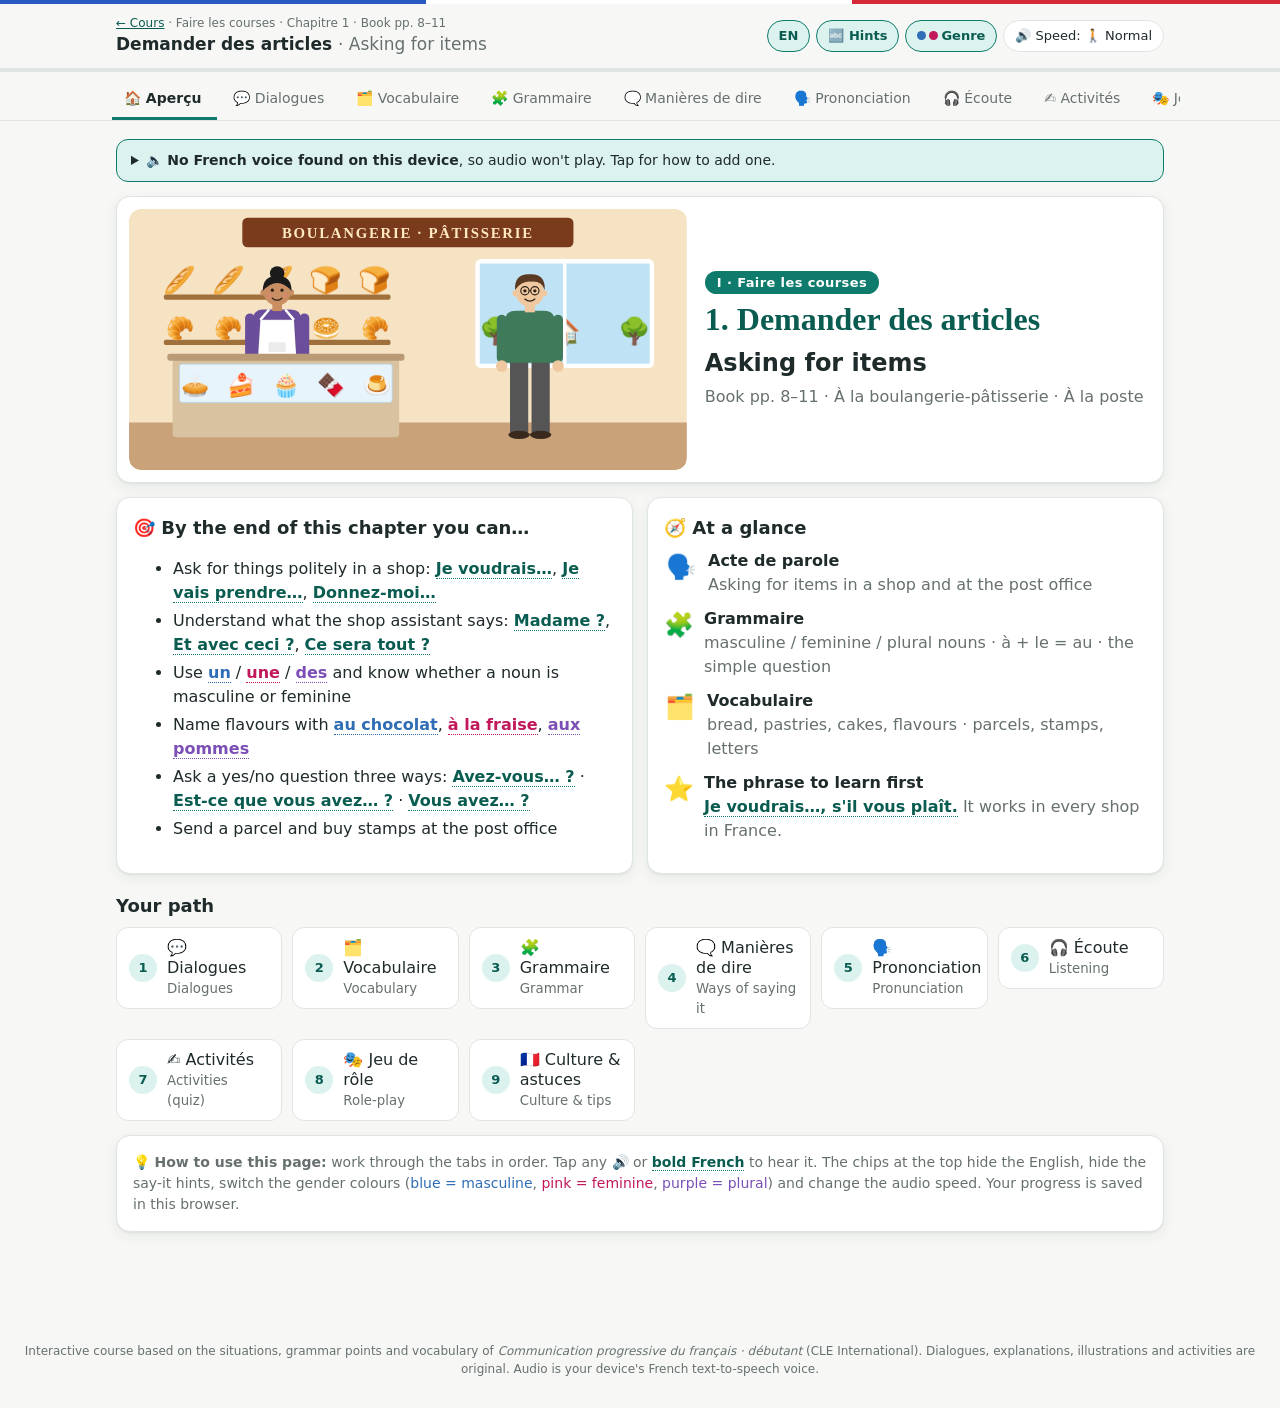
<file: docs/c01.html>
<!DOCTYPE html>
<html lang="en"><head><meta charset="utf-8"><meta name="viewport" content="width=device-width,initial-scale=1">
<title>Demander des articles · Communication progressive</title><style>:root{
  --bg:#f7f8f6; --panel:#ffffff; --ink:#1f2a2b; --muted:#66706f; --line:#dfe5e2;
  --accent:#0f7b6c; --accent-2:#0a5c51; --accent-soft:#dcf2ee;
  --bleu:#2b59c3; --rouge:#d62839;
  --good:#2f8a4f; --good-soft:#dff3e5; --bad:#c2402a; --bad-soft:#fbe3de;
  --m:#2f6db5; --m-soft:#e2eefb; --f:#c2185b; --f-soft:#fbe3ee; --pl:#7b4fb5; --pl-soft:#efe6fb;
  --radius:14px; --shadow:0 1px 2px rgba(20,40,40,.06),0 4px 14px rgba(20,40,40,.07);
  --ui:system-ui,-apple-system,"Segoe UI",Roboto,sans-serif; --serif:Georgia,"Times New Roman",serif;
}
@media (prefers-color-scheme:dark){:root{
  --bg:#141a1a; --panel:#1d2525; --ink:#e9f0ee; --muted:#9fb0ac; --line:#304040;
  --accent:#3fbfa8; --accent-2:#7fe0cc; --accent-soft:#183731;
  --good:#5cc27f; --good-soft:#1d3324; --bad:#ef7a64; --bad-soft:#3d221d;
  --m:#7fb0ef; --m-soft:#1e2b3b; --f:#f07aa8; --f-soft:#3a2030; --pl:#b896ee; --pl-soft:#2c2340;
  --shadow:none;
}}
*{box-sizing:border-box}
html,body{margin:0;background:var(--bg);color:var(--ink);font-family:var(--ui);line-height:1.5}
button{font:inherit;color:inherit;cursor:pointer}
a{color:var(--accent-2)}
.fr{font-weight:600;line-height:1.4}
.pr{color:var(--muted);font-style:italic;font-size:14px}
.en{color:var(--muted)}
body.no-pr .pr{display:none} body.no-en .en{display:none}
b.say{color:var(--accent-2);cursor:pointer;border-bottom:1px dotted var(--accent)}
b.say:hover{background:var(--accent-soft)}
/* gender colours (switchable) */
.g-m{color:var(--m)!important} .g-f{color:var(--f)!important} .g-pl{color:var(--pl)!important}
b.say.g-m{border-bottom-color:var(--m)} b.say.g-f{border-bottom-color:var(--f)} b.say.g-pl{border-bottom-color:var(--pl)}
body.no-gc .g-m,body.no-gc .g-f,body.no-gc .g-pl{color:inherit!important}
.gdot{display:inline-block;width:9px;height:9px;border-radius:50%;margin-right:-3px}.gdot.m{background:var(--m)}.gdot.f{background:var(--f)}

/* header */
header.top{position:sticky;top:0;z-index:20;background:color-mix(in srgb,var(--bg) 92%,transparent);backdrop-filter:blur(8px);border-bottom:1px solid var(--line)}
header.top::before{content:"";display:block;height:4px;background:linear-gradient(90deg,var(--bleu) 33.3%,#fff 33.3% 66.6%,var(--rouge) 66.6%)}
.top-inner{max-width:1080px;margin:0 auto;padding:10px 16px;display:flex;gap:12px;align-items:center;flex-wrap:wrap}
.brand{display:flex;flex-direction:column;min-width:0;flex:1}
.brand small{color:var(--muted);font-size:12px}
.brand b{font-size:17px}
.toggles{display:flex;gap:6px;flex-wrap:wrap;align-items:center}
.chip{border:1px solid var(--line);background:var(--panel);border-radius:999px;padding:5px 11px;font-size:13px;display:inline-flex;gap:6px;align-items:center}
.chip.on{background:var(--accent-soft);border-color:var(--accent);color:var(--accent-2);font-weight:600}
.progress{height:4px;background:var(--line)} .progress>div{height:100%;background:var(--accent);transition:width .4s}
nav.tabs{max-width:1080px;margin:0 auto;padding:8px 12px 0;display:flex;gap:4px;overflow-x:auto;scrollbar-width:none}
nav.tabs::-webkit-scrollbar{display:none}
nav.tabs a{flex:none;text-decoration:none;color:var(--muted);padding:8px 12px;border-radius:10px 10px 0 0;font-size:14px;border-bottom:3px solid transparent;white-space:nowrap}
nav.tabs a.active{color:var(--ink);font-weight:600;border-bottom-color:var(--accent)}
nav.tabs a .tick{color:var(--good);margin-inline-start:4px}

main{max-width:1080px;margin:0 auto;padding:18px 16px 80px}
h2{margin:6px 0 4px;font-size:24px} h3{margin:18px 0 8px;font-size:18px}
.h2en{font-size:16px;font-weight:400}
.lead{color:var(--muted);margin:0 0 16px}
.card{background:var(--panel);border:1px solid var(--line);border-radius:var(--radius);padding:16px;box-shadow:var(--shadow)}
.stack>*+*{margin-top:14px}
.grid{display:grid;gap:12px;grid-template-columns:repeat(auto-fill,minmax(210px,1fr))}
.row{display:flex;gap:8px;flex-wrap:wrap;align-items:center}
.btn{border:1px solid var(--line);background:var(--panel);padding:8px 14px;border-radius:10px;font-weight:500}
.btn:hover{border-color:var(--accent)}
.btn.primary{background:var(--accent);border-color:var(--accent);color:#fff}
.btn.primary:hover{background:var(--accent-2)}
.btn.small{padding:4px 10px;font-size:13px}
.play{border:none;background:var(--accent-soft);color:var(--accent-2);width:34px;height:34px;border-radius:50%;flex:none;display:inline-grid;place-items:center;font-size:14px;vertical-align:middle}
.play:hover{background:var(--accent);color:#fff}
.play.speaking{background:var(--accent);color:#fff;animation:pulse 1s infinite}
@keyframes pulse{50%{transform:scale(1.1)}}
.banner{background:var(--accent-soft);border:1px solid var(--accent);border-radius:12px;padding:10px 14px;font-size:14px;margin-bottom:14px}
.done-btn{margin-top:22px}
.muted{color:var(--muted)}
footer{text-align:center;color:var(--muted);font-size:12px;padding:30px 16px}

/* illustrations */
.scene-svg{width:100%;height:auto;display:block;border-radius:12px}
.scene-wrap{margin:10px 0 4px;border-radius:12px;overflow:hidden;border:1px solid var(--line)}
.actor .bob{transform-box:fill-box;transform-origin:50% 100%}
.actor.talking .bob{animation:talk .55s ease-in-out infinite alternate}
@keyframes talk{from{transform:translateY(0)}to{transform:translateY(-5px)}}
.actor.talking{filter:drop-shadow(0 0 6px rgba(255,205,0,.9))}
.av{flex:none;border-radius:50%}

/* overview */
.hero2{display:grid;grid-template-columns:1.25fr 1fr;gap:18px;align-items:center;padding:12px}
.hero-art{border-radius:12px;overflow:hidden}
.hero-txt .fr.big{font-family:var(--serif);font-size:32px;color:var(--accent-2);line-height:1.2;margin:6px 0}
.rub-badge{display:inline-block;color:#fff;border-radius:999px;padding:2px 12px;font-size:13px;font-weight:700;letter-spacing:.03em}
.r1{background:#0f7b6c}.r2{background:#2b59c3}.r3{background:#b5652b}.r4{background:#a3407e}.r5{background:#5b4fb5}.r6{background:#c0392b}
.ov-grid{display:grid;grid-template-columns:1fr 1fr;gap:14px}
.glance{display:flex;flex-direction:column;gap:10px}
.gl{display:flex;gap:10px;align-items:flex-start}.gl-ic{font-size:24px;width:34px;text-align:center}
.goals li{margin:4px 0}
.path{display:grid;grid-template-columns:repeat(auto-fill,minmax(160px,1fr));gap:10px}
.path a{text-decoration:none;color:var(--ink)}
.path .step{padding:10px 12px;border-radius:12px;border:1px solid var(--line);background:var(--panel);display:flex;gap:10px;align-items:center;line-height:1.25}
.path .step.done{border-color:var(--good);background:var(--good-soft)}
.path .num{width:28px;height:28px;border-radius:50%;background:var(--accent-soft);color:var(--accent-2);display:grid;place-items:center;font-weight:700;font-size:13px;flex:none}
.path .done .num{background:var(--good);color:#fff}

/* dialogue */
.dlg-head{display:flex;justify-content:space-between;gap:10px;align-items:center;flex-wrap:wrap}
.dtitle{font-size:20px;font-family:var(--serif)}
.sit-n{display:inline-grid;place-items:center;width:26px;height:26px;border-radius:50%;background:var(--accent);color:#fff;font-weight:700;font-size:14px}
.sit-n:empty{display:none}
.bubbles{display:flex;flex-direction:column;gap:10px;margin-top:10px}
.bub{display:flex;gap:10px;align-items:flex-start;max-width:88%}
.bub.right{align-self:flex-end;flex-direction:row-reverse}
.bub .body{background:var(--bg);border:1px solid var(--line);border-radius:14px;padding:8px 12px;cursor:pointer;transition:background .2s}
.bub .who{font-size:12px;color:var(--muted);font-weight:600}
.bub .fr.line{font-size:19px;display:block}
.bub.active .body{background:var(--accent-soft);border-color:var(--accent)}
.bub.m .who{color:var(--m)} .bub.f .who{color:var(--f)}
.stage-dir{align-self:center;font-style:italic;color:var(--muted);font-size:14px;background:var(--bg);border-radius:999px;padding:2px 14px}
.hidetext .bub .fr.line,.hidetext .bub .en{filter:blur(7px)} .hidetext .bub.revealed .fr.line,.hidetext .bub.revealed .en{filter:none}
.roleplay .bub.mine:not(.revealed) .fr.line,.roleplay .bub.mine:not(.revealed) .en{filter:blur(7px)}
.roleplay .bub.mine .body{border:2px dashed var(--accent)}
.shadow-cue{font-size:14px;color:var(--accent-2);font-weight:700;min-height:22px;margin-top:6px}
.dgloss{display:flex;flex-wrap:wrap;gap:6px;margin-top:12px;padding-top:10px;border-top:1px dashed var(--line)}
.gchip{border:1px solid var(--line);border-radius:999px;padding:2px 10px;font-size:14px;cursor:pointer;background:var(--bg)}

/* vocabulary */
.filters{display:flex;gap:6px;flex-wrap:wrap;margin-bottom:12px}
.picdict{display:grid;grid-template-columns:repeat(auto-fill,minmax(140px,1fr));gap:10px}
.picdict.small{grid-template-columns:repeat(auto-fill,minmax(118px,1fr));gap:8px}
.pd{display:flex;flex-direction:column;align-items:center;gap:2px;border:1px solid var(--line);border-top:5px solid var(--line);border-radius:14px;background:var(--panel);padding:10px 6px;text-align:center;box-shadow:var(--shadow);transition:transform .15s}
.pd:hover{transform:translateY(-2px)}
.pd .pd-pic{font-size:42px;line-height:1.15}
.picdict.small .pd .pd-pic{font-size:34px}
.pd .fr{font-size:16px}.pd .en{font-size:12px}
.pd-m{border-top-color:var(--m)}.pd-f{border-top-color:var(--f)}.pd-pl{border-top-color:var(--pl)}
body.no-gc .pd{border-top-color:var(--line)}
.vcard{display:flex;flex-direction:column;gap:2px;position:relative;cursor:pointer;border-left:5px solid var(--line)}
.vc-m{border-left-color:var(--m)}.vc-f{border-left-color:var(--f)}.vc-pl{border-left-color:var(--pl)}
.vcard .pic{font-size:30px;line-height:1.2}
.vcard .fr{font-size:20px}
.vcard .play{position:absolute;top:12px;right:12px}
.vcard .box{position:absolute;top:54px;right:14px;font-size:11px;color:var(--muted)}
.tag{display:inline-block;font-size:11px;background:var(--accent-soft);color:var(--accent-2);border-radius:6px;padding:1px 6px;margin-top:4px;width:max-content}
.g-tag-m{background:var(--m-soft);color:var(--m)}.g-tag-f{background:var(--f-soft);color:var(--f)}.g-tag-pl{background:var(--pl-soft);color:var(--pl)}
.flash-wrap{max-width:440px;margin:0 auto;text-align:center}
.flash{perspective:1000px;height:270px;cursor:pointer;margin:10px 0}
.flash-inner{position:relative;width:100%;height:100%;transition:transform .5s;transform-style:preserve-3d}
.flash.flipped .flash-inner{transform:rotateY(180deg)}
.flash .face{position:absolute;inset:0;backface-visibility:hidden;display:flex;flex-direction:column;align-items:center;justify-content:center;gap:6px;border-radius:18px;border:1px solid var(--line);border-top:8px solid var(--line);background:var(--panel);box-shadow:var(--shadow);padding:16px}
.flash.gb-m .face{border-top-color:var(--m)}.flash.gb-f .face{border-top-color:var(--f)}.flash.gb-pl .face{border-top-color:var(--pl)}
.flash .back{transform:rotateY(180deg);background:var(--accent-soft)}
.flash .fr{font-size:32px}
.flash .pic{font-size:50px}

/* grammar + infographics */
.gblock h3{margin-top:0;font-size:20px}
.gblock p{margin:8px 0}
.after{border-top:1px dashed var(--line);margin-top:12px}
table.g{border-collapse:collapse;width:100%;margin-top:10px}
table.g td,table.g th{border-bottom:1px solid var(--line);padding:8px;text-align:left}
table.g td.frcell{font-size:18px;white-space:nowrap}
figure.info{margin:14px 0;padding:14px;border-radius:14px;background:linear-gradient(180deg,var(--bg),var(--panel));border:1px solid var(--line)}
figure.info figcaption{font-size:13px;text-transform:uppercase;letter-spacing:.06em;color:var(--accent-2);font-weight:800;margin-bottom:10px}
.gnote{margin-top:10px;font-size:14px;background:var(--accent-soft);border-radius:10px;padding:8px 12px}
.schip{display:inline-block;margin:3px;border:1px solid var(--line);background:var(--panel);border-radius:999px;padding:3px 12px;cursor:pointer;font-weight:600}
.schip .en{font-weight:400;font-size:13px}
.end{color:var(--rouge);font-weight:800}
/* gender columns */
.gcols{display:grid;grid-template-columns:repeat(auto-fit,minmax(200px,1fr));gap:10px}
.gcol{border-radius:12px;padding:10px;border:2px solid}
.gc-m{border-color:var(--m);background:var(--m-soft)}.gc-f{border-color:var(--f);background:var(--f-soft)}.gc-pl{border-color:var(--pl);background:var(--pl-soft)}
.ghead{display:flex;gap:8px;align-items:center;margin-bottom:6px}
.gbadge{font-family:var(--serif);font-size:22px;font-weight:800;border-radius:10px;padding:0 10px;color:#fff}
.gc-m .gbadge{background:var(--m)}.gc-f .gbadge{background:var(--f)}.gc-pl .gbadge{background:var(--pl)}
/* merges */
.merges{display:flex;flex-direction:column;gap:8px}
.mrow,.eq{display:flex;gap:6px;align-items:center;flex-wrap:wrap;cursor:pointer}
.eq{justify-content:center;margin:12px 0 0}
.mb{display:inline-grid;place-items:center;min-width:48px;padding:4px 10px;border-radius:10px;font-weight:800;font-size:18px;color:#fff;font-family:var(--serif)}
.mb-p{background:#555}.mb-m{background:var(--m)}.mb-f{background:var(--f)}.mb-pl{background:var(--pl)}.mb-x{background:#888}
.mb-r{background:var(--panel);color:var(--ink);border:2px dashed var(--muted)}
.mb-r.fused{background:var(--rouge);color:#fff;border:2px solid var(--rouge);box-shadow:0 0 0 4px rgba(214,40,57,.15)}
.op{font-weight:800;color:var(--muted);font-size:18px}
.mex{margin-left:8px}
.nomerge .mb-r{opacity:.9}
/* scale */
.scale{position:relative;height:196px;margin:0 50px}
.sbar{position:absolute;left:0;right:0;top:80px;height:12px;border-radius:6px}
.smark{position:absolute;transform:translateX(-50%);display:flex;flex-direction:column;align-items:center;text-align:center;cursor:pointer;width:120px;font-size:14px;line-height:1.2}
.smark.up{top:0;justify-content:flex-end;height:78px}
.smark.dn{top:94px}
.smark .spic{font-size:20px}
.smark.up::after{content:"";width:2px;height:8px;background:var(--muted)}
.smark.dn::before{content:"";width:2px;height:8px;background:var(--muted)}
.smark .en{font-size:12px}
.sends{display:flex;justify-content:space-between;font-size:12px;color:var(--muted);font-weight:700;text-transform:uppercase}
/* ladder */
.ladder{display:flex;flex-direction:column;gap:8px}
.rung{display:flex;gap:10px;align-items:center;border-left:6px solid;border-radius:10px;background:var(--panel);padding:6px 10px}
.rname{color:#fff;border-radius:8px;padding:2px 10px;font-weight:700;display:flex;flex-direction:column;line-height:1.2;min-width:96px}
.rname small{font-weight:400;opacity:.85}
/* conjugation */
.conj{display:grid;grid-template-columns:repeat(auto-fit,minmax(200px,1fr));gap:10px}
.cverb{border:1px solid var(--line);border-radius:12px;overflow:hidden;background:var(--panel)}
.cinf{background:var(--accent);color:#fff;padding:6px 10px;cursor:pointer}.cinf .fr{color:#fff;font-size:18px}.cinf .en{color:#e8fffa}
.cform{display:flex;gap:8px;padding:4px 10px;border-top:1px solid var(--line);cursor:pointer}
.cform:hover{background:var(--accent-soft)}
.cform .cp{color:var(--muted);width:64px;flex:none;font-size:13px;padding-top:2px}
.cform .fr{font-size:17px}
.qzbox{display:inline-flex;gap:6px;align-items:center;flex-wrap:wrap}
/* compare */
.cmp{display:grid;gap:10px}
.cmpcol{border:2px solid;border-radius:12px;overflow:hidden;background:var(--panel)}
.cmphead{color:#fff;font-weight:800;padding:6px 10px;font-size:18px;font-family:var(--serif);display:flex;flex-direction:column;line-height:1.2}
.cmphead small{font-family:var(--ui);font-weight:400;font-size:12px;opacity:.9}
.cmppic{text-align:center;padding:6px}.cmppic.emo{font-size:46px}
.cmplines{padding:4px 10px 10px}.cl{padding:3px 0;cursor:pointer;display:flex;flex-direction:column}.cl .en{font-size:13px}
@media (max-width:640px){.cmp{grid-template-columns:1fr!important}}
/* documents */
.doc-fig{display:flex;flex-direction:column;align-items:center}
.doc{width:min(100%,420px);border-radius:10px;padding:16px 18px;box-shadow:0 6px 20px rgba(0,0,0,.18);position:relative}
.doc-title{font-weight:800;font-size:20px;text-align:center}
.doc-sub{text-align:center;font-size:13px;opacity:.8;margin-bottom:6px}
.doc-row{display:flex;gap:6px;align-items:baseline;padding:3px 0;cursor:pointer}
.doc-row .dots{flex:1;border-bottom:2px dotted currentColor;opacity:.35}
.doc-foot{text-align:center;font-size:13px;margin-top:8px;opacity:.85}
.doc-chalk{background:#2c3a2f;color:#f2f2e8;font-family:"Comic Sans MS","Chalkboard SE",cursive;border:8px solid #8a5a2b}
.doc-board{background:#111;color:#ffcd00;font-family:ui-monospace,Menlo,monospace}.doc-board .doc-title{color:#fff;letter-spacing:.2em}
.doc-ticket{background:#fffbe8;color:#222;border:2px dashed #b99a2b;font-family:ui-monospace,Menlo,monospace}
.doc-receipt{background:#fff;color:#222;font-family:ui-monospace,Menlo,monospace;clip-path:polygon(0 0,100% 0,100% 96%,95% 100%,90% 96%,85% 100%,80% 96%,75% 100%,70% 96%,65% 100%,60% 96%,55% 100%,50% 96%,45% 100%,40% 96%,35% 100%,30% 96%,25% 100%,20% 96%,15% 100%,10% 96%,5% 100%,0 96%)}
.doc-menu{background:#fdf6e3;color:#3a2a1e;font-family:var(--serif);border:3px double #7a3b1d}
.doc-form{background:#fff;color:#222;border:1px solid #bbb;border-top:10px solid var(--bleu)}
.doc-label{background:#fff8d6;color:#3a2a1e;border:2px solid #e0b100;border-radius:16px}
/* minis + pattern */
.minis{display:flex;flex-wrap:wrap;gap:10px;justify-content:center}
.minic{display:flex;flex-direction:column;align-items:center;border:1px solid var(--line);border-radius:12px;padding:8px 10px;background:var(--panel);cursor:pointer;min-width:120px}
.minic .en{font-size:12px}
.pattern{display:flex;flex-direction:column;gap:8px}
.prow{display:flex;flex-wrap:wrap;gap:6px;align-items:center}
.pfix{background:var(--accent);color:#fff;border-radius:10px;padding:6px 12px;font-weight:700;cursor:pointer}
.pslot{display:inline-flex;flex-direction:column;border:2px dashed var(--accent);border-radius:10px;padding:2px 8px;font-weight:600}
.pslot span{cursor:pointer;padding:1px 0}.pslot span:hover{text-decoration:underline}
/* flow (conversation map) */
.flow{position:relative;display:flex;flex-direction:column;gap:6px}
.flow::before{content:"";position:absolute;left:50%;top:44px;bottom:6px;width:3px;background:var(--line);transform:translateX(-50%)}
.lane-heads{display:flex;justify-content:space-between;font-weight:700;margin-bottom:6px}
.lane-heads span{display:flex;gap:6px;align-items:center}
.fstep{display:flex;position:relative}
.fstep.l{justify-content:flex-start}.fstep.r{justify-content:flex-end}
.fcard{width:calc(50% - 22px);display:flex;gap:10px;align-items:flex-start;background:var(--panel);border:1px solid var(--line);border-radius:12px;padding:8px 10px;cursor:pointer;box-shadow:var(--shadow)}
.fstep.l .fcard{border-left:5px solid var(--bleu)}.fstep.r .fcard{border-right:5px solid var(--rouge)}
.fn{flex:none;width:24px;height:24px;border-radius:50%;background:var(--accent);color:#fff;display:grid;place-items:center;font-weight:700;font-size:12px}
.fcard .en{font-size:13px}.fcard .alt{font-size:12px;color:var(--muted);margin-top:2px}
@media (max-width:640px){.flow::before{display:none}.fcard{width:92%}}

/* widgets */
.widget{margin-top:14px;padding:14px;border-radius:12px;background:var(--bg);border:2px dashed var(--accent)}
.widget .label{font-size:12px;text-transform:uppercase;letter-spacing:.06em;color:var(--accent-2);font-weight:800;margin-bottom:8px}
.result{font-size:40px;text-align:center;margin:8px 0;min-height:60px}
.cap{font-size:15px}
.spool{display:flex;flex-wrap:wrap;gap:6px;min-height:46px;padding:8px;border-radius:10px;background:var(--panel);border:1px solid var(--line);margin-bottom:8px}
.scols{display:grid;gap:8px}
.scol2{border:2px solid;border-radius:12px;min-height:110px;cursor:pointer;background:var(--panel);overflow:hidden}
.sch{color:#fff;font-weight:700;padding:4px 10px;text-align:center}
.sin{display:flex;flex-wrap:wrap;gap:4px;padding:6px}
.tile.small{font-size:14px;padding:1px 8px}
.pricetag{display:flex;justify-content:center;margin:6px 0}
.pt-num{background:#ffcd00;color:#1f2a2b;font-weight:800;font-size:34px;padding:4px 22px 4px 30px;border-radius:6px 30px 30px 6px;position:relative;font-family:var(--serif)}
.pt-num::before{content:"";position:absolute;left:10px;top:50%;width:10px;height:10px;border-radius:50%;background:var(--bg);transform:translateY(-50%)}
.money{display:inline-flex;flex-wrap:wrap;gap:4px;justify-content:center;margin:4px 0}
.note{display:inline-grid;place-items:center;width:54px;height:30px;border-radius:4px;font-size:12px;font-weight:800;color:#fff}
.n50{background:#e07b39}.n20{background:#3b78c2}.n10{background:#c0392b}.n5{background:#7f8c8d}
.coin{display:inline-grid;place-items:center;width:30px;height:30px;border-radius:50%;background:radial-gradient(#f5d68a,#c9a227);font-size:10px;font-weight:800;color:#5a4400;border:2px solid #b0901a}
.coin.small{width:24px;height:24px;background:radial-gradient(#e8b48a,#b5652b);color:#fff;border-color:#8a4a1a;font-size:9px}
.clockrow{display:flex;gap:18px;align-items:center;flex-wrap:wrap;justify-content:center}
.ck-big{font-size:36px;font-weight:800;font-family:ui-monospace,Menlo,monospace}
.ck-words .fr{font-size:20px}

/* expressions */
.xhead{display:flex;gap:10px;align-items:center;margin-bottom:8px;font-size:17px}
.xic{font-size:26px}
.xitems{display:grid;grid-template-columns:repeat(auto-fill,minmax(280px,1fr));gap:8px}
.xitem{display:flex;justify-content:space-between;gap:8px;align-items:center;border:1px solid var(--line);border-radius:12px;padding:8px 12px;cursor:pointer;background:var(--bg)}
.xitem:hover{border-color:var(--accent)}
.xitem .fr{font-size:17px}.xitem .en{font-size:13px}
.reg{font-size:11px;font-weight:700;border-radius:8px;padding:2px 8px;display:flex;flex-direction:column;align-items:center;line-height:1.15;flex:none}
.reg small{font-weight:400;font-size:10px}
.reg-poli{background:#e2eefb;color:#2b59c3}.reg-std{background:#e5f4e8;color:#2f8a4f}.reg-fam{background:#fdecd8;color:#b5652b}.reg-sout{background:#efe6fb;color:#7b4fb5}
.xreply{margin-top:8px;font-size:14px;color:var(--muted)}

/* sounds */
.letter{display:flex;gap:14px}
.letter .glyph{font-size:30px;font-weight:800;line-height:1.1;min-width:90px;height:80px;padding:0 8px;display:grid;place-items:center;border-radius:16px;background:var(--accent-soft);color:var(--accent-2);flex:none;cursor:pointer;text-align:center;font-family:var(--serif)}
.ex{display:inline-flex;gap:6px;align-items:center;border:1px solid var(--line);border-radius:999px;padding:2px 4px 2px 12px;margin:3px;cursor:pointer;background:var(--panel)}
.ex .fr{font-size:17px}
.pair{display:grid;grid-template-columns:1fr auto 1fr;gap:10px;align-items:center}
.pair .side{text-align:center;padding:10px;border:1px solid var(--line);border-radius:12px;cursor:pointer;background:var(--panel)}
.pair .side .fr{font-size:26px;display:block}
.vs{color:var(--muted);font-size:12px;text-align:center;max-width:160px}

/* quiz */
.quiz{max-width:680px;margin:0 auto}
.qhead{display:flex;justify-content:space-between;color:var(--muted);font-size:13px;margin-bottom:8px}
.qtag{background:var(--accent-soft);color:var(--accent-2);border-radius:6px;padding:0 6px;font-weight:600}
.qbar{height:6px;border-radius:6px;background:var(--line);overflow:hidden;margin-bottom:14px}.qbar>div{height:100%;background:var(--accent);transition:width .3s}
.qtext{font-size:18px;font-weight:600;margin-bottom:10px}
.qpic{font-size:54px;text-align:center}
.qsentence{font-size:24px;text-align:center;margin:10px 0}
.qsentence .blank{display:inline-block;min-width:70px;border-bottom:3px solid var(--accent);color:var(--accent-2)}
.opts{display:grid;gap:8px}
.opt{text-align:start;border:2px solid var(--line);background:var(--panel);border-radius:12px;padding:10px 14px;font-size:16px}
.opt:hover:not(:disabled){border-color:var(--accent)}
.opt.correct{border-color:var(--good);background:var(--good-soft)}
.opt.wrong{border-color:var(--bad);background:var(--bad-soft)}
.feedback{margin-top:12px;padding:10px 14px;border-radius:12px;font-size:15px}
.feedback.good{background:var(--good-soft);color:var(--good)} .feedback.bad{background:var(--bad-soft);color:var(--bad)}
.feedback .ex-text{color:var(--ink);display:block;margin-top:4px}
.tiles{display:flex;flex-wrap:wrap;gap:8px;justify-content:center;min-height:56px;padding:8px;border-radius:12px}
.tiles.lines{flex-direction:column;align-items:stretch}.tiles.lines .tile{text-align:left;font-size:16px}
.tiles.answer{border:2px dashed var(--line);margin-bottom:8px}
.tile{font-size:18px;border:1px solid var(--line);background:var(--panel);border-radius:10px;padding:2px 14px}
.big-play{width:72px;height:72px;font-size:28px;margin:6px auto 14px;display:grid}
.score{font-size:48px;font-weight:800;text-align:center;color:var(--accent-2)}
.match{display:grid;grid-template-columns:1fr 1fr;gap:8px}
.match .mi{border:2px solid var(--line);background:var(--panel);border-radius:10px;padding:8px;text-align:center;min-height:52px}
.match .mi .fr{font-size:17px}
.match .mi.sel{border-color:var(--accent);background:var(--accent-soft)}
.match .mi.ok{border-color:var(--good);background:var(--good-soft);opacity:.55}
.match .mi.no{border-color:var(--bad);background:var(--bad-soft)}
.tin{font:inherit;font-size:18px;padding:8px 10px;border-radius:10px;border:2px solid var(--accent);background:var(--panel);color:var(--ink);min-width:120px}
.tin.ok{border-color:var(--good);background:var(--good-soft)} .tin.no{border-color:var(--bad);background:var(--bad-soft)}
.frkeys{margin:8px 0}.frkeys .chip{font-size:16px;font-weight:700;padding:3px 11px}

/* role-play */
.rp{display:flex;flex-direction:column;gap:10px}
.rp-body{display:flex;flex-direction:column;gap:10px}
.memo{display:flex;flex-wrap:wrap;gap:6px;margin-top:8px}
.memo span{background:#fff8d6;color:#5a4400;border:1px solid #e0b100;border-radius:6px;padding:1px 8px;font-size:13px;transform:rotate(-1deg)}
.yourturn{background:var(--accent-soft);border-radius:10px;padding:8px 12px}
.rec{display:flex;gap:8px;align-items:center;flex-wrap:wrap}
.rec .dot{display:inline-block;width:10px;height:10px;border-radius:50%;background:var(--bad);animation:pulse 1s infinite}

/* culture */
.cgrid{display:grid;grid-template-columns:repeat(auto-fill,minmax(300px,1fr));gap:12px}
.ccard{display:flex;gap:12px;border-top:5px solid var(--bleu)}
.ccard:nth-child(3n+2){border-top-color:var(--rouge)}.ccard:nth-child(3n){border-top-color:var(--accent)}
.cic{font-size:34px;flex:none}
.ckind{font-size:11px;text-transform:uppercase;letter-spacing:.08em;color:var(--muted);font-weight:700}
.tipcard{display:flex;gap:12px}
.tipcard .ic{font-size:28px;flex:none}
.mist{display:flex;flex-direction:column;gap:6px}
.mrow2{display:grid;grid-template-columns:1fr 1fr 1.3fr;gap:10px;align-items:center;background:var(--panel);border:1px solid var(--line);border-radius:10px;padding:8px 12px}
.no-say{color:var(--bad);text-decoration:line-through;text-decoration-thickness:1px}
.yes-say{color:var(--good);cursor:pointer}
@media (max-width:640px){.mrow2{grid-template-columns:1fr}}

/* tests */
.tile.sel{border-color:var(--accent);background:var(--accent-soft)}
.tile.ok{border-color:var(--good);background:var(--good-soft)}
.tile.no{border-color:var(--bad);background:var(--bad-soft)}
.titems{padding-inline-start:22px;margin:6px 0} .titems li{margin:10px 0}
.qsent .fr{font-size:17px}
.qsent select{font-size:16px;max-width:100%;padding:2px 6px;border-radius:8px;border:2px solid var(--accent);background:var(--panel);color:var(--ink);margin:0 4px}
.qsent select.ok{border-color:var(--good);background:var(--good-soft)} .qsent select.no{border-color:var(--bad);background:var(--bad-soft)}
.blank{display:inline-block;min-width:60px;border-bottom:2px solid var(--accent);color:var(--accent-2);text-align:center}
.fb{font-size:14px;margin-top:2px}
.markbox{border:2px solid var(--accent);border-radius:10px;min-width:56px;text-align:center;display:flex;flex-direction:column;line-height:1.2;padding:4px}
.markbox .got{font-weight:800;font-size:18px;color:var(--accent-2);border-bottom:1px solid var(--line)} .markbox .of{font-size:13px;color:var(--muted)}
.tsec.full{border-color:var(--good)} .tsec.part{border-color:var(--accent)}
.tgrid{display:grid;grid-template-columns:repeat(auto-fill,minmax(300px,1fr));gap:4px 20px}
.tgrid .qsent{display:flex;gap:6px;align-items:center;flex-wrap:wrap}
.tgrid .tin{min-width:0;width:140px;font-size:16px;padding:4px 8px}
.mini{background:var(--bg);border-radius:10px;padding:8px 12px;border:1px solid var(--line)}
.opt-l{font-size:16px;text-align:left}

/* course home */
.home-hero{display:grid;grid-template-columns:1fr 1.1fr;gap:18px;align-items:center}
.home-hero h1{font-family:var(--serif);font-size:34px;margin:0;line-height:1.15;color:var(--accent-2)}
.rubrique{margin-top:26px}
.rubrique h2{display:flex;gap:10px;align-items:center;flex-wrap:wrap}
.rnum{color:#fff;border-radius:10px;padding:0 12px;font-family:var(--serif)}
.chapters{display:grid;grid-template-columns:repeat(auto-fill,minmax(310px,1fr));gap:10px}
.lesson-link{display:flex;gap:12px;align-items:center;text-decoration:none;color:var(--ink)}
.lesson-link .n{font-size:22px;font-weight:800;color:var(--accent-2);width:40px;text-align:center;flex:none}
.lesson-link .thumb{width:120px;flex:none;border-radius:8px;overflow:hidden;border:1px solid var(--line)}
.lesson-link .frt{font-family:var(--serif);font-size:18px;font-weight:700;color:var(--accent-2)}
.lesson-link:hover{border-color:var(--accent)}
.soon{opacity:.55}
.soon .frt{color:var(--muted)}
.test-link{border-color:var(--accent);background:var(--accent-soft)}

@media (max-width:760px){
  .brand{flex-basis:100%}
  .toggles{width:100%}
  .hero2,.ov-grid,.home-hero{grid-template-columns:1fr}
  .bub{max-width:100%}
  .bub .fr.line{font-size:17px}
  .flash{height:240px}
  .lesson-link .thumb{width:84px}
}

.speedbar{display:flex;gap:6px;align-items:center;flex-wrap:wrap;margin:8px 0 4px;font-size:13px}
.speedbar .chip{padding:3px 10px}
</style></head>
<body><script>window.LESSONS=[];window.COURSE_HOME="index.html";</script><script>// Chapitre 1 · Demander des articles (book pp. 8–11)
// Situations: 1. À la boulangerie-pâtisserie · 2. À la poste
// Grammar: masculin / féminin / pluriel des noms · structure de la question simple
// Dialogues and activities are original, built on the book's situations, grammar and vocabulary.
LESSONS.push({
  id: "c01", rubrique: 1, num: 1,
  title: "Asking for items",
  titleFr: "Demander des articles",
  pages: "Book pp. 8–11",
  goals: [
    "Ask for things politely in a shop: [[Je voudrais…]], [[Je vais prendre…]], [[Donnez-moi…]]",
    "Understand what the shop assistant says: [[Madame ?]], [[Et avec ceci ?]], [[Ce sera tout ?]]",
    "Use [[m:un]] / [[f:une]] / [[pl:des]] and know whether a noun is masculine or feminine",
    "Name flavours with [[m:au chocolat]], [[f:à la fraise]], [[pl:aux pommes]]",
    "Ask a yes/no question three ways: [[Avez-vous… ?]] · [[Est-ce que vous avez… ?]] · [[Vous avez… ?]]",
    "Send a parcel and buy stamps at the post office"
  ],
  glance: [
    ["🗣️", "Acte de parole", "Asking for items in a shop and at the post office"],
    ["🧩", "Grammaire", "masculine / feminine / plural nouns · à + le = au · the simple question"],
    ["🗂️", "Vocabulaire", "bread, pastries, cakes, flavours · parcels, stamps, letters"],
    ["⭐", "The phrase to learn first", "[[Je voudrais…, s'il vous plaît.]] It works in every shop in France."]
  ],

  dialogues: [
    {
      id: "d1", n: 1, title: "At the baker's and pastry shop", titleFr: "À la boulangerie-pâtisserie",
      note: "Monsieur Lambert buys breakfast and a dessert for four. Notice how the baker leads the conversation: [[Et avec ceci ?]] … [[Ce sera tout ?]]",
      scene: "boulangerie", staff: "La boulangère", people: { "La boulangère": "f2", "Le client": "m6" },
      lines: [
        ["La boulangère", "Bonjour, monsieur !", "Good morning, sir!"],
        ["Le client", "Bonjour, madame. Je voudrais une baguette et deux croissants au beurre, s'il vous plaît.", "Good morning. I'd like a baguette and two butter croissants, please."],
        ["La boulangère", "Voilà, monsieur. Et avec ceci ?", "Here you are, sir. Anything else? (lit. and with this?)"],
        ["Le client", "Je vais prendre aussi un éclair au café et une tarte pour quatre personnes.", "I'll also take a coffee éclair and a tart for four people."],
        ["La boulangère", "Qu'est-ce que vous préférez, comme tarte ? Nous avons des tartes aux pommes, aux abricots, au citron…", "What kind of tart would you like? We have apple, apricot, lemon tarts…"],
        ["Le client", "Une tarte au citron, c'est parfait.", "A lemon tart, that's perfect."],
        ["La boulangère", "Très bien. Ce sera tout ?", "Very good. Will that be all?"],
        ["Le client", "Oui, merci. Ça fait combien ?", "Yes, thank you. How much is that?"],
        ["La boulangère", "Dix-neuf euros quarante, s'il vous plaît.", "Nineteen euros forty, please."],
        ["Le client", "Voilà. Merci, bonne journée !", "Here you are. Thank you, have a nice day!"],
        ["La boulangère", "Merci, à vous aussi. Au revoir, monsieur !", "Thank you, you too. Goodbye, sir!"]
      ],
      glossary: [["Et avec ceci ?", "anything else?"], ["Ce sera tout ?", "will that be all?"], ["Ça fait combien ?", "how much is it?"], ["bonne journée", "have a nice day"]]
    },
    {
      id: "d2", n: 2, title: "At the post office", titleFr: "À la poste",
      note: "Aïcha sends a parcel to her sister in Canada and buys stamps. Listen for the three ways of asking a question.",
      scene: "poste", staff: "Le postier", people: { "Le postier": "m4", "Aïcha": "f4" },
      lines: [
        ["Le postier", "Bonjour, madame. Je vous écoute.", "Hello, madam. How can I help? (lit. I'm listening to you)"],
        ["Aïcha", "Bonjour, monsieur. Je voudrais envoyer ce colis au Canada, s'il vous plaît.", "Hello. I'd like to send this parcel to Canada, please."],
        ["Le postier", "En tarif normal ou en prioritaire ?", "Standard rate or priority?"],
        ["Aïcha", "C'est combien, en prioritaire ?", "How much is it by priority?"],
        ["Le postier", "Vingt-quatre euros. En tarif normal, dix-sept euros.", "Twenty-four euros. At the standard rate, seventeen euros."],
        ["Aïcha", "En tarif normal, alors. Ce n'est pas urgent.", "Standard, then. It's not urgent."],
        ["Le postier", "D'accord. Vous devez remplir cette fiche de douane. Qu'est-ce qu'il y a dans le colis ?", "All right. You need to fill in this customs form. What's in the parcel?"],
        ["Aïcha", "Des vêtements pour ma sœur et deux livres de cuisine.", "Clothes for my sister and two cookbooks."],
        ["Le postier", "Merci. Il vous faut autre chose ?", "Thank you. Do you need anything else?"],
        ["Aïcha", "Oui. Est-ce que vous avez des timbres pour l'Europe ?", "Yes. Do you have stamps for Europe?"],
        ["Le postier", "Bien sûr. À l'unité ou en carnet ?", "Of course. Single stamps or a book of stamps?"],
        ["Aïcha", "Donnez-moi un carnet de dix timbres, s'il vous plaît. Vous avez aussi des enveloppes ?", "Give me a book of ten stamps, please. Do you have envelopes too?"],
        ["Le postier", "Oui, voilà. Au total, ça fait trente et un euros cinquante.", "Yes, here you are. Altogether that's thirty-one euros fifty."]
      ],
      glossary: [["un colis", "a parcel"], ["en prioritaire", "by priority mail"], ["une fiche de douane", "a customs form"], ["un carnet de timbres", "a book of stamps"]]
    }
  ],

  vocab: [
    { t: "du pain", en: "bread", pic: "🍞", cat: "Le pain", g: "m", pr: "dü PIN (nasal)" },
    { t: "une baguette", en: "a baguette (French stick)", pic: "🥖", cat: "Le pain", g: "f", pr: "ba-GET" },
    { t: "un pain complet", en: "a wholemeal loaf", pic: "🍞", cat: "Le pain", g: "m" },
    { t: "un pain de mie", en: "a soft sandwich loaf", pic: "🍞", cat: "Le pain", g: "m" },
    { t: "un pain de campagne", en: "a country loaf", pic: "🥯", cat: "Le pain", g: "m" },
    { t: "un croissant", en: "a croissant", pic: "🥐", cat: "Les viennoiseries", g: "m", pr: "krwa-SAN (final t silent)" },
    { t: "un pain au chocolat", en: "a chocolate croissant", pic: "🍫", cat: "Les viennoiseries", g: "m" },
    { t: "une brioche", en: "a brioche (sweet bun)", pic: "🧁", cat: "Les viennoiseries", g: "f", pr: "bree-OSH" },
    { t: "un chausson aux pommes", en: "an apple turnover", pic: "🥟", cat: "Les viennoiseries", g: "m", pr: "sho-SON o POM" },
    { t: "des viennoiseries", en: "pastries made with dough (croissants etc.)", pic: "🥐", cat: "Les viennoiseries", g: "pl", pr: "vyen-waz-REE" },
    { t: "un gâteau", en: "a cake", pic: "🎂", cat: "Les gâteaux", g: "m", pr: "ga-TOH" },
    { t: "des gâteaux", en: "cakes", pic: "🍰", cat: "Les gâteaux", g: "pl", note: "-eau → -eaux in the plural" },
    { t: "un éclair au café", en: "a coffee éclair", pic: "☕", cat: "Les gâteaux", g: "m" },
    { t: "un millefeuille", en: "a mille-feuille (custard slice)", pic: "🍰", cat: "Les gâteaux", g: "m", pr: "meel-FUH-y" },
    { t: "un chou à la crème", en: "a cream puff", pic: "🧁", cat: "Les gâteaux", g: "m", pr: "SHOO a la KREM" },
    { t: "une tarte", en: "a tart", pic: "🥧", cat: "Les gâteaux", g: "f" },
    { t: "une tarte aux pommes", en: "an apple tart", pic: "🍎", cat: "Les gâteaux", g: "f" },
    { t: "une tarte aux fraises", en: "a strawberry tart", pic: "🍓", cat: "Les gâteaux", g: "f" },
    { t: "une tarte au citron", en: "a lemon tart", pic: "🍋", cat: "Les gâteaux", g: "f" },
    { t: "une tarte aux abricots", en: "an apricot tart", pic: "🍑", cat: "Les gâteaux", g: "f", pr: "o-z-abree-KOH (liaison)" },
    { t: "des bonbons", en: "sweets, candy", pic: "🍬", cat: "Les douceurs", g: "pl" },
    { t: "du chocolat", en: "chocolate", pic: "🍫", cat: "Les douceurs", g: "m", pr: "sho-ko-LA" },
    { t: "une glace", en: "an ice cream", pic: "🍦", cat: "Les douceurs", g: "f" },
    { t: "une glace à la vanille", en: "a vanilla ice cream", pic: "🍨", cat: "Les douceurs", g: "f" },
    { t: "un sorbet au citron", en: "a lemon sorbet", pic: "🍧", cat: "Les douceurs", g: "m" },
    { t: "une boulangerie", en: "a bakery", pic: "🏪", cat: "Les commerces", g: "f" },
    { t: "une pâtisserie", en: "a cake shop; a pastry", pic: "🍰", cat: "Les commerces", g: "f" },
    { t: "le boulanger, la boulangère", en: "the baker (man / woman)", pic: "👩‍🍳", cat: "Les commerces" },
    { t: "la poste", en: "the post office", pic: "📮", cat: "À la poste", g: "f" },
    { t: "un colis", en: "a parcel (= un paquet)", pic: "📦", cat: "À la poste", g: "m", pr: "ko-LEE" },
    { t: "un paquet", en: "a parcel, a packet", pic: "📦", cat: "À la poste", g: "m", pr: "pa-KAY" },
    { t: "une lettre", en: "a letter", pic: "✉️", cat: "À la poste", g: "f" },
    { t: "une carte postale", en: "a postcard", pic: "🖼️", cat: "À la poste", g: "f" },
    { t: "une enveloppe", en: "an envelope", pic: "✉️", cat: "À la poste", g: "f" },
    { t: "un timbre", en: "a stamp", pic: "🖼️", cat: "À la poste", g: "m", pr: "TAN-br" },
    { t: "un carnet de timbres", en: "a book of 10 stamps", pic: "📒", cat: "À la poste", g: "m" },
    { t: "le tarif", en: "the rate, the price (= le prix)", pic: "🏷️", cat: "À la poste", g: "m" },
    { t: "en tarif normal", en: "at the standard rate", pic: "🐢", cat: "À la poste" },
    { t: "en prioritaire", en: "by priority mail", pic: "🚀", cat: "À la poste" },
    { t: "une fiche de douane", en: "a customs form", pic: "📝", cat: "À la poste", g: "f" },
    { t: "le code postal", en: "the postcode", pic: "🔢", cat: "À la poste", g: "m" },
    { t: "l'expéditeur", en: "the sender", pic: "📤", cat: "À la poste", g: "m" },
    { t: "le destinataire", en: "the addressee", pic: "📥", cat: "À la poste", g: "m" },
    { t: "envoyer", en: "to send", pic: "📤", cat: "Les verbes" },
    { t: "recevoir", en: "to receive", pic: "📥", cat: "Les verbes" },
    { t: "prendre", en: "to take (= to buy, in a shop)", pic: "🤲", cat: "Les verbes" },
    { t: "s'il vous plaît", en: "please (polite)", pic: "🙏", cat: "La politesse" },
    { t: "merci", en: "thank you", pic: "😊", cat: "La politesse" },
    { t: "Bonne journée !", en: "Have a nice day!", pic: "☀️", cat: "La politesse" },
    { t: "Voilà.", en: "Here you are. / There you go.", pic: "🤲", cat: "La politesse" }
  ],

  grammar: [
    {
      id: "g-genre",
      title: "Masculine, feminine, plural: [[m:un]] · [[f:une]] · [[pl:des]]",
      body: [
        "Every French noun is <b>masculine</b> or <b>feminine</b>, even bread and stamps. The little word in front tells you which: [[m:un croissant]] (masculine), [[f:une baguette]] (feminine). In the plural both become [[pl:des]]: [[pl:des croissants]], [[pl:des baguettes]].",
        "So <b>always learn a noun with its article</b>. Don't learn <i>tarte</i>; learn [[f:une tarte]]. In this course the colours help: <span class='g-m'>blue = masculine</span>, <span class='g-f'>pink = feminine</span>, <span class='g-pl'>purple = plural</span>.",
        "The definite article (<i>the</i>) works the same way: [[m:le pain]], [[f:la poste]], [[pl:les timbres]]. Before a vowel or a silent h, <b>le</b> and <b>la</b> both shorten to <b>l'</b>: [[l'expéditeur]], [[l'enveloppe]]."
      ],
      info: [
        { type: "gender", title: "🎨 One noun, one gender", cols: [
          { g: "m", badge: "un · le", head: "Masculin", items: ["un croissant", "un bonbon", "un gâteau au chocolat", "un timbre", "un colis"], note: "Often masculine: words ending in <b>-eau</b>, <b>-ment</b>, <b>-age</b>, <b>-isme</b>." },
          { g: "f", badge: "une · la", head: "Féminin", items: ["une tarte", "une brioche", "une glace à la fraise", "une lettre", "une enveloppe"], note: "Often feminine: words ending in <b>-tte</b>, <b>-che</b>, <b>-tion</b>, <b>-ie</b>, <b>-ure</b>." },
          { g: "pl", badge: "des · les", head: "Pluriel", items: ["des fruits", "des gâteaux", "des tartes aux pommes", "des timbres", "des colis"], note: "Add <b>-s</b> (silent!). <b>-eau → -eaux</b>. Nouns ending in <b>-s, -x, -z</b> don't change: <i>un colis → des colis</i>." }
        ] },
        { type: "pics", title: "🖼️ Picture dictionary · in the shop window", from: ["Le pain", "Les viennoiseries", "Les gâteaux"] }
      ],
      widget: {
        type: "sort", label: "Sort the shop · masculine, feminine or plural?",
        cols: [{ k: "m", label: "un (masculin)", color: "var(--m)" }, { k: "f", label: "une (féminin)", color: "var(--f)" }, { k: "pl", label: "des (pluriel)", color: "var(--pl)" }],
        items: [
          { t: "baguette", k: "f", pic: "🥖", say: "une baguette" }, { t: "croissant", k: "m", pic: "🥐", say: "un croissant" }, { t: "bonbons", k: "pl", pic: "🍬", say: "des bonbons" },
          { t: "brioche", k: "f", pic: "🧁", say: "une brioche" }, { t: "gâteau", k: "m", pic: "🎂", say: "un gâteau" }, { t: "glace", k: "f", pic: "🍦", say: "une glace" },
          { t: "gâteaux", k: "pl", pic: "🍰", say: "des gâteaux" }, { t: "timbre", k: "m", pic: "🖼️", say: "un timbre" }, { t: "lettre", k: "f", pic: "✉️", say: "une lettre" },
          { t: "colis (×3)", k: "pl", pic: "📦", say: "des colis" }, { t: "millefeuille", k: "m", pic: "🍰", say: "un millefeuille" }, { t: "enveloppe", k: "f", pic: "✉️", say: "une enveloppe" }
        ]
      }
    },
    {
      id: "g-au",
      title: "Flavours and fillings: [[m:au chocolat]] · [[f:à la fraise]] · [[pl:aux pommes]]",
      body: [
        "To say what a cake or ice cream is <i>made with</i>, French uses <b>à + the article</b>: <i>a tart with the lemon</i>. But <b>à</b> and <b>le</b> can't stand side by side: they melt into one word.",
        "<b>à + le = au</b> · <b>à + les = aux</b> · but <b>à + la</b> and <b>à + l'</b> stay as they are.",
        "Fruit you count (apples, strawberries, apricots) usually goes in the plural: [[une tarte aux pommes]], [[une tarte aux fraises]]. A single big flavour stays singular: [[une tarte au citron]], [[un éclair au café]], [[une glace à la vanille]]."
      ],
      info: { type: "merge", title: "⚗️ The fusion rule", rows: [
        { a: "à", b: "le", g: "m", r: "au", ex: "un éclair au chocolat", en: "a chocolate éclair" },
        { a: "à", b: "la", g: "f", r: "à la", ex: "une glace à la fraise", en: "a strawberry ice cream", no: true },
        { a: "à", b: "l'", g: "x", r: "à l'", ex: "un gâteau à l'orange", en: "an orange cake", no: true },
        { a: "à", b: "les", g: "pl", r: "aux", ex: "une tarte aux abricots", en: "an apricot tart" }
      ], note: "Hear the liaison: [[aux abricots]] sounds like <i>o-z-abricots</i>, because the silent x is pronounced <b>z</b> before a vowel." },
      widget: {
        type: "contract", label: "Bake a tart · choose a flavour (and plural for fruit you count)",
        preps: [{ p: "à", label: "une tarte… (à)", frame: "une tarte" }, { p: "à", label: "une glace… (à)", frame: "une glace" }],
        nouns: [{ t: "citron", g: "m", pic: "🍋" }, { t: "chocolat", g: "m", pic: "🍫" }, { t: "pomme", g: "f", pic: "🍎" }, { t: "fraise", g: "f", pic: "🍓" }, { t: "framboise", g: "f", pic: "🫐" }, { t: "abricot", g: "m", v: true, pic: "🍑" }, { t: "orange", g: "f", v: true, pic: "🍊" }, { t: "vanille", g: "f", pic: "🌼" }, { t: "menthe", g: "f", pic: "🌿" }]
      }
    },
    {
      id: "g-question",
      title: "The simple question: three registers",
      body: [
        "A yes/no question can be made in <b>three</b> ways. They all mean the same; they differ in how formal they sound.",
        "<b>Soutenu</b> (formal, written): turn the verb and subject around and add a hyphen: [[Avez-vous des timbres ?]] · <b>Courant</b> (everyday, always correct): put [[Est-ce que…]] in front: [[Est-ce que vous avez des timbres ?]] · <b>Familier</b> (casual, spoken): keep the sentence and just make your voice <b>go up</b> at the end: [[Vous avez des timbres ?]]",
        "In a shop, the middle one is the safest choice. The casual one is extremely common in speech, so you'll hear it all the time."
      ],
      info: { type: "ladder", title: "🪜 One question, three registers", levels: [
        { name: "Soutenu", en: "formal", color: "#7b4fb5", ex: ["Avez-vous des timbres ?", "Voulez-vous un sac ?"], note: "verb–subject inversion with a hyphen" },
        { name: "Courant", en: "everyday", color: "#2f8a4f", ex: ["Est-ce que vous avez des timbres ?", "Est-ce que vous voulez un sac ?"], note: "Est-ce que + normal order: always safe" },
        { name: "Familier", en: "casual", color: "#b5652b", ex: ["Vous avez des timbres ?", "Vous voulez un sac ?"], note: "normal order + rising voice ↗" }
      ] },
      widget: {
        type: "combo", label: "Build the question · pick a register and a question",
        rows: [{ k: "s", label: "🎩 soutenu" }, { k: "c", label: "👔 courant" }, { k: "f", label: "👕 familier" }],
        cols: [{ k: "timbres", label: "📮 stamps?" }, { k: "envoyer", label: "📦 send it priority?" }, { k: "code", label: "🔢 know the postcode?" }, { k: "poste", label: "🏤 work at the post office?" }, { k: "tarte", label: "🥧 have lemon tarts?" }],
        out: {
          "s|timbres": ["Avez-vous des timbres ?", "Do you have any stamps?", "inversion: vous avez → <b>avez-vous</b>"],
          "c|timbres": ["Est-ce que vous avez des timbres ?", "Do you have any stamps?", "Est-ce que + vous avez"],
          "f|timbres": ["Vous avez des timbres ?", "Do you have any stamps?", "same as a statement, voice rising ↗"],
          "s|envoyer": ["Envoyez-vous ce colis en prioritaire ?", "Are you sending this parcel priority?", "vous envoyez → <b>envoyez-vous</b>"],
          "c|envoyer": ["Est-ce que vous envoyez ce colis en prioritaire ?", "Are you sending this parcel priority?", "Est-ce que + vous envoyez"],
          "f|envoyer": ["Vous envoyez ce colis en prioritaire ?", "Are you sending this parcel priority?", "voice rising ↗"],
          "s|code": ["Connaissez-vous le code postal ?", "Do you know the postcode?", "vous connaissez → <b>connaissez-vous</b>"],
          "c|code": ["Est-ce que vous connaissez le code postal ?", "Do you know the postcode?", "Est-ce que + vous connaissez"],
          "f|code": ["Vous connaissez le code postal ?", "Do you know the postcode?", "voice rising ↗"],
          "s|poste": ["Travaillez-vous à la poste ?", "Do you work at the post office?", "vous travaillez → <b>travaillez-vous</b>"],
          "c|poste": ["Est-ce que vous travaillez à la poste ?", "Do you work at the post office?", "Est-ce que + vous travaillez"],
          "f|poste": ["Vous travaillez à la poste ?", "Do you work at the post office?", "voice rising ↗"],
          "s|tarte": ["Avez-vous des tartes au citron ?", "Do you have lemon tarts?", "inversion + hyphen"],
          "c|tarte": ["Est-ce que vous avez des tartes au citron ?", "Do you have lemon tarts?", "Est-ce que + vous avez"],
          "f|tarte": ["Vous avez des tartes au citron ?", "Do you have lemon tarts?", "voice rising ↗"]
        }
      },
      after: ["<b>Answering:</b> [[Oui, j'ai des timbres.]] / [[Non, je n'ai pas de timbres.]] After a negative, <b>des</b> becomes <b>de</b>; you'll practise this in chapter 2."]
    },
    {
      id: "g-ticket",
      title: "Reading the bill: [[Ça fait combien ?]]",
      body: ["Prices are written with a <b>comma</b> and the € sign after the number: <b>19,40 €</b>. You say the euros, then the cents: [[dix-neuf euros quarante]]. Here is Monsieur Lambert's receipt; tap a line to hear it."],
      info: { type: "card", style: "receipt", title: "Boulangerie Dupain", sub: "12, rue des Lilas · Lyon", rows: [["1 baguette", "1,20 €", "une baguette, un euro vingt"], ["2 croissants au beurre", "2,20 €", "deux croissants, deux euros vingt"], ["1 éclair au café", "2,60 €", "un éclair au café, deux euros soixante"], ["1 tarte au citron (4 pers.)", "13,40 €", "une tarte au citron, treize euros quarante"], ["TOTAL", "19,40 €", "total : dix-neuf euros quarante"]], foot: "Merci de votre visite · Bonne journée !" }
    }
  ],

  expressions: [
    { fn: "Asking for something", fnEn: "the customer", icon: "🛒", items: [
      ["Je voudrais une baguette, s'il vous plaît.", "I'd like a baguette, please.", "poli", true],
      ["Je vais prendre deux croissants.", "I'll take two croissants.", "std", true],
      ["Donnez-moi un carnet de timbres.", "Give me a book of stamps.", "std"],
      ["Un croissant, s'il vous plaît !", "A croissant, please! (very simply)", "std"],
      ["Je voudrais envoyer ce colis au Canada.", "I'd like to send this parcel to Canada.", "poli"]
    ] },
    { fn: "Asking if they have it", fnEn: "do you have…?", icon: "❓", items: [
      ["Est-ce que vous avez des timbres ?", "Do you have stamps?", "std", true],
      ["Vous avez des enveloppes ?", "Do you have envelopes?", "fam"],
      ["Avez-vous des tartes aux fraises ?", "Do you have strawberry tarts?", "sout"]
    ] },
    { fn: "What the shop assistant says", fnEn: "learn to recognise these", icon: "🧑‍🍳", items: [
      ["Madame ? / Monsieur ?", "Yes, madam? (= what would you like?)", "poli", true],
      ["Vous désirez ?", "What would you like?", "poli"],
      ["Je vous écoute.", "How can I help?", "poli"],
      ["Et avec ceci ?", "Anything else?", "std", true],
      ["Il vous faut autre chose ?", "Do you need anything else?", "std"],
      ["Ce sera tout ?", "Will that be all?", "std", true]
    ], reply: ["Oui, c'est tout, merci.", "Non, je voudrais aussi…"] },
    { fn: "Finishing", fnEn: "paying and leaving", icon: "👋", items: [
      ["Ça fait combien ?", "How much is that?", "std", true],
      ["Voilà.", "Here you are.", "std"],
      ["Merci, bonne journée !", "Thanks, have a nice day!", "std", true],
      ["Au revoir, madame.", "Goodbye, madam.", "poli"]
    ] }
  ],
  flow: { type: "flow", title: "🗺️ Conversation map · buying something in a French shop", lanes: ["La vendeuse", "Le client"], av: ["f2", "m6"], steps: [
    { s: 0, fr: "Bonjour, monsieur ! … Monsieur ?", en: "Hello! … Yes, sir?", alt: ["Vous désirez ?", "Je vous écoute."] },
    { s: 1, fr: "Bonjour, madame. Je voudrais…, s'il vous plaît.", en: "Hello. I'd like…, please.", alt: ["Je vais prendre…", "Donnez-moi…"] },
    { s: 0, fr: "Voilà. Et avec ceci ?", en: "Here you are. Anything else?", alt: ["Il vous faut autre chose ?"] },
    { s: 1, fr: "Je vais prendre aussi…", en: "I'll also take…" },
    { s: 0, fr: "Ce sera tout ?", en: "Will that be all?" },
    { s: 1, fr: "Oui, merci. Ça fait combien ?", en: "Yes, thanks. How much is it?" },
    { s: 0, fr: "Ça fait 8,50 €.", en: "That's €8.50." },
    { s: 1, fr: "Voilà. Merci, bonne journée !", en: "Here you are. Thanks, have a nice day!" }
  ] },

  sounds: {
    intro: "Shop French is full of <b>nasal vowels</b> and <b>silent final letters</b>. Tap, listen, repeat.",
    letters: [
      { l: "an / en", name: "nasal [ɑ̃]", tip: "Say “ah” and let the air go through your nose. Don't pronounce the n! [[croissant]] = <i>krwa-SAN</i>, nasal.", ex: ["croissant", "envoyer", "en prioritaire", "chausson"] },
      { l: "ain / in", name: "nasal [ɛ̃]", tip: "Like the vowel in English “bank” through the nose, with no real n. [[du pain]], [[un timbre]].", ex: ["du pain", "un timbre", "un pain complet", "cinq"] },
      { l: "on", name: "nasal [ɔ̃]", tip: "Round your lips as for “oh”, then nasalise. [[un bonbon]] has it twice.", ex: ["un bonbon", "non", "le citron", "un chausson"] },
      { l: "-t -s -x", name: "silent endings", tip: "Most final consonants are silent: croissan<s>t</s>, chocola<s>t</s>, gâteau<s>x</s>, timbre<s>s</s>. Exceptions to remember: <b>c, r, f, l</b> are often heard (<i>avec, sur, neuf, sel</i>).", ex: ["un chocolat", "des gâteaux", "des timbres", "un colis"] },
      { l: "eau / au", name: "[o]", tip: "Both spellings sound like a pure “oh”, with no glide. [[un gâteau]], [[au chocolat]].", ex: ["un gâteau", "au chocolat", "aux pommes", "un chausson"] },
      { l: "oi", name: "[wa]", tip: "Always “wa”: [[croissant]], [[voilà]], [[au revoir]].", ex: ["voilà", "un croissant", "au revoir", "moi"] }
    ],
    pairs: [
      { a: ["le croissant", "the croissant"], b: ["les croissants", "the croissants"], note: "le [lə] / les [le]: the article tells you the number" },
      { a: ["deux timbres", "two stamps"], b: ["douze timbres", "twelve stamps"], note: "eu [ø] / ou [u]" },
      { a: ["un dessert", "a dessert"], b: ["un désert", "a desert"], note: "ss [s] / s [z]" },
      { a: ["le vin", "the wine"], b: ["le vent", "the wind"], note: "in [ɛ̃] / en [ɑ̃]" }
    ]
  },
  classify: {
    label: "🧑‍🍳 Vendeur ou client ?", q: "Who says this: the shop assistant or the customer?",
    options: ["la vendeuse / le postier", "le client / la cliente"],
    items: [
      { say: "Madame ?", a: 0 }, { say: "Et avec ceci ?", a: 0 }, { say: "Je voudrais une baguette, s'il vous plaît.", a: 1 },
      { say: "Ce sera tout ?", a: 0 }, { say: "Je vais prendre aussi une tarte.", a: 1 }, { say: "Vous désirez ?", a: 0 },
      { say: "Donnez-moi un carnet de timbres.", a: 1 }, { say: "Il vous faut autre chose ?", a: 0 }, { say: "Ça fait combien ?", a: 1 },
      { say: "Est-ce que vous avez des enveloppes ?", a: 1 }, { say: "Vous devez remplir cette fiche de douane.", a: 0 }, { say: "En tarif normal ou en prioritaire ?", a: 0 }
    ]
  },

  practice: [
    { type: "tf", tag: "Dialogue 1", s: "Le client achète du pain.", ok: true, explain: "He buys une baguette: that's bread." },
    { type: "tf", tag: "Dialogue 1", s: "Le client voudrait une tarte pour six personnes.", ok: false, explain: "Pour quatre personnes." },
    { type: "tf", tag: "Dialogue 1", s: "La boulangère propose trois sortes de tarte.", ok: true, explain: "aux pommes, aux abricots, au citron." },
    { type: "tf", tag: "Dialogue 1", s: "Le client choisit la tarte aux pommes.", ok: false, explain: "Une tarte au citron, c'est parfait." },
    { type: "tf", tag: "Dialogue 2", s: "Aïcha envoie une lettre au Canada.", ok: false, explain: "She sends un colis (a parcel)." },
    { type: "tf", tag: "Dialogue 2", s: "Elle choisit le tarif normal.", ok: true, explain: "En tarif normal, alors. Ce n'est pas urgent." },
    { type: "tf", tag: "Dialogue 2", s: "Elle achète un carnet de timbres.", ok: true, explain: "Donnez-moi un carnet de dix timbres." },
    { type: "fill", tag: "un / une / des", sentence: "Je voudrais ___ baguette, s'il vous plaît.", options: ["un", "une", "des"], answer: 1, en: "I'd like a baguette, please.", explain: "baguette is feminine: [[f:une baguette]]." },
    { type: "fill", tag: "un / une / des", sentence: "Je vais prendre ___ croissant.", options: ["un", "une", "des"], answer: 0, explain: "[[m:un croissant]]" },
    { type: "fill", tag: "un / une / des", sentence: "Vous avez ___ bonbons ?", options: ["un", "une", "des"], answer: 2, explain: "bonbons is plural: [[pl:des bonbons]]." },
    { type: "fill", tag: "un / une / des", sentence: "Donnez-moi ___ brioche au sucre.", options: ["un", "une", "des"], answer: 1, explain: "[[f:une brioche]]: -che is a typical feminine ending." },
    { type: "fill", tag: "un / une / des", sentence: "Je voudrais ___ gâteaux pour la fête.", options: ["un", "une", "des"], answer: 2, explain: "gâteaux (-eaux) is plural." },
    { type: "fill", tag: "un / une / des", sentence: "Je voudrais envoyer ___ lettre en Pologne.", options: ["un", "une", "des"], answer: 1, explain: "[[f:une lettre]]" },
    { type: "fill", tag: "au / à la / aux", sentence: "une tarte ___ pommes", options: ["au", "à la", "aux"], answer: 2, explain: "à + les pommes = [[aux pommes]]" },
    { type: "fill", tag: "au / à la / aux", sentence: "un éclair ___ chocolat", options: ["au", "à la", "aux"], answer: 0, explain: "à + le chocolat = [[au chocolat]]" },
    { type: "fill", tag: "au / à la / aux", sentence: "une glace ___ vanille", options: ["au", "à la", "aux"], answer: 1, explain: "la vanille → [[à la vanille]] (no fusion)" },
    { type: "fill", tag: "au / à la / aux", sentence: "un sorbet ___ citron", options: ["au", "à la", "aux"], answer: 0, explain: "le citron → [[au citron]]" },
    { type: "fill", tag: "au / à la / aux", sentence: "un bonbon ___ menthe", options: ["au", "à la", "aux"], answer: 1, explain: "la menthe → [[à la menthe]]" },
    { type: "mcq", tag: "Questions", q: "Which question is in the formal (soutenu) register?", options: ["Vous avez l'adresse ?", "Est-ce que vous avez l'adresse ?", "Avez-vous l'adresse ?"], answer: 2, explain: "Inversion with a hyphen: [[Avez-vous l'adresse ?]]" },
    { type: "mcq", tag: "Questions", q: "Find a question for this answer: « Oui, je travaille à la poste. »", options: ["Est-ce que vous travaillez à la poste ?", "Est-ce que vous envoyez un colis ?", "Est-ce que vous avez la poste ?"], answer: 0, sayAnswer: true },
    { type: "mcq", tag: "Questions", q: "Find a question for this answer: « Non, je préfère le tarif normal. »", options: ["Vous connaissez le code postal ?", "Vous envoyez le colis en prioritaire ?", "Vous recevez des lettres ?"], answer: 1, sayAnswer: true },
    { type: "type", tag: "Questions", q: "Make it formal with inversion: « Vous avez des timbres ? »", answers: ["Avez-vous des timbres ?", "Avez-vous des timbres"], explain: "vous avez → avez-vous (don't forget the hyphen)." },
    { type: "type", tag: "Questions", q: "Make it everyday with « Est-ce que »: « Vous connaissez le code postal ? »", answers: ["Est-ce que vous connaissez le code postal ?"] },
    { type: "mcq", tag: "Vocabulaire", q: "Which one can you NOT buy at a boulangerie-pâtisserie?", options: ["un chausson aux pommes", "un éclair au chocolat", "du papier à lettres", "une brioche"], answer: 2, explain: "Writing paper is sold at a papeterie (chapter 3)." },
    { type: "mcq", tag: "Vocabulaire", q: "« Un carnet de timbres », c'est…", options: ["1 timbre", "10 timbres", "100 timbres"], answer: 1 },
    { type: "reply", tag: "Que répondre ?", prompt: "Madame ?", options: ["Bonjour, je voudrais un pain au chocolat, s'il vous plaît.", "Oui, c'est moi.", "Au revoir, madame."], answer: 0, explain: "« Madame ? » here means « Vous désirez ? »: say what you want." },
    { type: "reply", tag: "Que répondre ?", prompt: "Et avec ceci ?", options: ["C'est tout, merci.", "Avec plaisir.", "Ceci est un croissant."], answer: 0 },
    { type: "reply", tag: "Que répondre ?", prompt: "Ce sera tout ?", options: ["Oui, merci. Ça fait combien ?", "Tout le monde, merci.", "Ce sera demain."], answer: 0 },
    { type: "reply", tag: "Que répondre ?", prompt: "En tarif normal ou en prioritaire ?", options: ["En prioritaire, s'il vous plaît.", "Normalement, oui.", "Un carnet, s'il vous plaît."], answer: 0 },
    { type: "order", tag: "Construisez", en: "I'd like a lemon tart, please.", words: ["Je", "voudrais", "une", "tarte", "au", "citron,", "s'il", "vous", "plaît."] },
    { type: "order", tag: "Construisez", en: "Do you also have envelopes?", words: ["Est-ce", "que", "vous", "avez", "aussi", "des", "enveloppes", "?"] },
    { type: "order", tag: "Remettez dans l'ordre", lines: true, q: "Put the dialogue in order.", words: ["— Bonjour, monsieur, vous désirez ?", "— Je voudrais deux croissants, s'il vous plaît.", "— Voilà. Et avec ceci ?", "— C'est tout, merci."] }
  ],

  roleplays: [
    { title: "🥖 À la boulangerie", brief: "You are at the baker's. Ask for a baguette, two pains au chocolat and a croissant, then pay.", memo: ["1 baguette", "2 pains au chocolat", "1 croissant"], partner: "f2", you: "m1",
      turns: [
        { them: "Bonjour ! Madame ? Monsieur ?", themEn: "Hello! Yes?", hint: "Say hello and ask for a baguette, politely.", you: "Bonjour, madame. Je voudrais une baguette, s'il vous plaît.", youEn: "Hello. I'd like a baguette, please." },
        { them: "Voilà. Et avec ceci ?", themEn: "Here you are. Anything else?", hint: "Use [[Je vais prendre…]] for the two pains au chocolat and the croissant.", you: "Je vais prendre aussi deux pains au chocolat et un croissant.", youEn: "I'll also take two chocolate croissants and a croissant." },
        { them: "Très bien. Ce sera tout ?", themEn: "Very good. Will that be all?", hint: "Say yes, and ask how much it is.", you: "Oui, merci. Ça fait combien ?", youEn: "Yes, thank you. How much is that?" },
        { them: "Quatre euros quatre-vingts, s'il vous plaît.", themEn: "€4.80, please.", hint: "Hand over the money and wish her a nice day.", you: "Voilà. Merci, bonne journée !", youEn: "Here you are. Thanks, have a nice day!" }
      ] },
    { title: "📮 À la poste", brief: "You want to send a parcel to Germany (not urgent) and buy two stamps for Senegal.", memo: ["colis → Allemagne", "tarif normal", "2 timbres → Sénégal"], partner: "m4", you: "f4",
      turns: [
        { them: "Bonjour, madame. Je vous écoute.", themEn: "Hello. How can I help?", hint: "Say you'd like to send this parcel to Germany ([[en Allemagne]]).", you: "Bonjour, monsieur. Je voudrais envoyer ce colis en Allemagne, s'il vous plaît.", youEn: "Hello. I'd like to send this parcel to Germany, please." },
        { them: "En tarif normal ou en prioritaire ?", themEn: "Standard or priority?", hint: "It's not urgent.", you: "En tarif normal, s'il vous plaît. Ce n'est pas urgent.", youEn: "Standard, please. It's not urgent." },
        { them: "Voilà. Il vous faut autre chose ?", themEn: "There you go. Anything else?", hint: "Ask if they have stamps for Senegal ([[pour le Sénégal]]).", you: "Oui, est-ce que vous avez des timbres pour le Sénégal ?", youEn: "Yes, do you have stamps for Senegal?" },
        { them: "Oui, bien sûr. Combien ?", themEn: "Yes, of course. How many?", hint: "Ask for two, with [[Donnez-moi…]].", you: "Donnez-moi deux timbres, s'il vous plaît.", youEn: "Give me two stamps, please." }
      ] }
  ],

  culture: [
    { icon: "🙋", kind: "Remarque culturelle", t: "[[Madame ?]] · [[Monsieur ?]]", d: "Said with a rising voice by a shop assistant, it simply means <i>What would you like?</i> (= [[Vous désirez ?]]). Using <b>madame</b> and <b>monsieur</b> is perfectly normal and polite in French, much more than “madam / sir” in English." },
    { icon: "👋", kind: "Savoir-vivre", t: "Always start with [[Bonjour !]]", d: "In France you say <b>bonjour</b> (after about 6 p.m., <b>bonsoir</b>) when you walk into a small shop, before asking for anything. Asking straight away without it sounds rude. And you say <b>merci, au revoir</b> when you leave." },
    { icon: "🥖", kind: "Culture", t: "The daily baguette", d: "Many French people buy fresh bread every day. A <i>baguette tradition</i> is made by the baker's own hand with only flour, water, salt and yeast. You can ask for it [[bien cuite]] (well done) or [[pas trop cuite]] (lightly baked)." },
    { icon: "🍫", kind: "Langue", t: "Pain au chocolat or chocolatine?", d: "In the south-west of France the same pastry is called a <b>chocolatine</b>. It's a famous friendly debate between regions!" },
    { icon: "📮", kind: "Culture", t: "La Poste", d: "The French postal service is yellow and blue. Besides letters and parcels, <i>La Poste</i> also sells envelopes, packaging and gifts, and it's a bank (<i>La Banque Postale</i>)." },
    { icon: "💶", kind: "Langue", t: "Writing prices", d: "French uses a <b>comma</b> for decimals and puts the € sign <b>after</b> the number: <b>8,50 €</b>, read [[huit euros cinquante]]." }
  ],
  tips: [
    { icon: "🎨", t: "Learn the article with the noun", d: "Make a picture in your head: blue for masculine, pink for feminine. When you learn [[f:une tarte]], imagine a pink tart." },
    { icon: "🙏", t: "[[Je voudrais]], not <s>je veux</s>", d: "<i>Je veux</i> (I want) sounds like a child's demand in a shop. <b>Je voudrais</b> (I would like) is the polite, normal form." },
    { icon: "🔁", t: "Copy the assistant's questions", d: "The same three questions come back in every shop: <i>Vous désirez ? · Et avec ceci ? · Ce sera tout ?</i>. Once you recognise them, half the conversation is easy." }
  ],
  mistakes: [
    ["Je veux une baguette.", "Je voudrais une baguette.", "polite form"],
    ["un tarte aux pommes", "une tarte aux pommes", "tarte is feminine"],
    ["un éclair à le chocolat", "un éclair au chocolat", "à + le = au"],
    ["une tarte à les fraises", "une tarte aux fraises", "à + les = aux"],
    ["des gâteaus", "des gâteaux", "-eau → -eaux"],
    ["Avez vous des timbres ?", "Avez-vous des timbres ?", "inversion needs a hyphen"]
  ]
});
</script><script>/* Illustration library for the Communication progressive course.
   Everything is drawn as inline SVG (no image files): characters, shop/scene backdrops and small
   diagrams used by the grammar infographics. window.ART is used by engine.js. */
(function () {
  "use strict";

  /* ---------- cast: the look of each character kind ---------- */
  // skin, hair colour, hair style, top, bottom, skirt?, extra
  const CAST = {
    m1: { skin: "#f1c7a1", hair: "#3b2a1e", hs: "short", top: "#2f6db5", bottom: "#33414f" },
    m2: { skin: "#c98e62", hair: "#1b1b1b", hs: "short", top: "#1f8a8a", bottom: "#4a3b2e", beard: true },
    m3: { skin: "#8d5a3b", hair: "#141414", hs: "curly", top: "#e0a526", bottom: "#2c3e50" },
    m4: { skin: "#f3d2b4", hair: "#9a9a9a", hs: "bald", top: "#7a4b8c", bottom: "#3a3a3a", glasses: true },
    m5: { skin: "#e9b98f", hair: "#c58a3a", hs: "short", top: "#c0392b", bottom: "#2d4f6b" },
    m6: { skin: "#f0c8a0", hair: "#5a3a22", hs: "short", top: "#3f7a5a", bottom: "#555", glasses: true },
    f1: { skin: "#f1c7a1", hair: "#7a2a1c", hs: "long", top: "#a3407e", bottom: "#33414f", skirt: true },
    f2: { skin: "#c98e62", hair: "#1b1b1b", hs: "bun", top: "#6b4e9b", bottom: "#2c3e50" },
    f3: { skin: "#f3d2b4", hair: "#d9a74a", hs: "bob", top: "#c0392b", bottom: "#2d4f6b", skirt: true },
    f4: { skin: "#8d5a3b", hair: "#141414", hs: "curly", top: "#3f7a5a", bottom: "#4a3b2e", skirt: true },
    f5: { skin: "#e9b98f", hair: "#5a3a22", hs: "long", top: "#d35400", bottom: "#2c3e50" },
    f6: { skin: "#f3d2b4", hair: "#b8b8b8", hs: "bun", top: "#2f6db5", bottom: "#555", skirt: true, glasses: true }
  };
  const SHOES = "#3a2a1e", INK = "#2b2118";

  /* ---------- one standing character; feet at (0,0), about 200 units tall ---------- */
  // o: { outfit: "apron"|"uniform"|"vest"|"suit"|"coat", oc: outfit colour, phone, sit, wave, hold: emoji }
  function person(kind, o = {}) {
    const L = CAST[kind] || CAST.m1, s = L.skin, hc = L.hair;
    const p = [];
    // hair behind the head
    if (L.hs === "long") p.push(`<path d="M-21,-176 Q-24,-200 0,-199 Q24,-200 21,-176 L24,-138 Q0,-130 -24,-138Z" fill="${hc}"/>`);
    if (L.hs === "bob") p.push(`<path d="M-21,-176 Q-24,-200 0,-199 Q24,-200 21,-176 L22,-158 Q0,-152 -22,-158Z" fill="${hc}"/>`);
    // legs / skirt
    if (o.sit) {
      p.push(`<rect x="-24" y="-92" width="48" height="26" rx="8" fill="${L.bottom}"/>`);
    } else if (L.skirt) {
      p.push(`<rect x="-15" y="-60" width="9" height="56" fill="${s}"/><rect x="6" y="-60" width="9" height="56" fill="${s}"/>`);
      p.push(`<path d="M-26,-94 L26,-94 L33,-52 L-33,-52Z" fill="${L.bottom}"/>`);
    } else {
      p.push(`<rect x="-24" y="-94" width="22" height="90" rx="4" fill="${L.bottom}"/><rect x="2" y="-94" width="22" height="90" rx="4" fill="${L.bottom}"/>`);
    }
    if (!o.sit) p.push(`<ellipse cx="-13" cy="-3" rx="13" ry="5" fill="${SHOES}"/><ellipse cx="13" cy="-3" rx="13" ry="5" fill="${SHOES}"/>`);
    // torso
    const top = o.outfit === "vest" || o.outfit === "suit" ? "#ffffff" : L.top;
    p.push(`<path d="M-30,-90 L-30,-140 Q-30,-153 -17,-153 L17,-153 Q30,-153 30,-140 L30,-90Z" fill="${top}"/>`);
    if (o.outfit === "vest") p.push(`<path d="M-30,-90 L-30,-140 Q-30,-153 -17,-153 L-6,-153 L0,-115 L0,-90Z M30,-90 L30,-140 Q30,-153 17,-153 L6,-153 L0,-115 L0,-90Z" fill="${o.oc || "#222"}"/><path d="M-4,-150 L4,-150 L0,-142Z" fill="#222"/>`);
    if (o.outfit === "suit") p.push(`<path d="M-30,-90 L-30,-140 Q-30,-153 -17,-153 L-8,-153 L0,-112 L0,-90Z M30,-90 L30,-140 Q30,-153 17,-153 L8,-153 L0,-112 L0,-90Z" fill="${o.oc || "#2c3e50"}"/><path d="M-3,-152 L3,-152 L5,-120 L0,-114 L-5,-120Z" fill="#c0392b"/>`);
    if (o.outfit === "uniform") p.push(`<path d="M-10,-153 L0,-140 L10,-153" fill="none" stroke="#fff" stroke-width="3"/><rect x="10" y="-138" width="12" height="8" rx="2" fill="#ffcd00"/>`);
    if (o.outfit === "apron") p.push(`<path d="M-21,-140 L21,-140 L26,-60 L-26,-60Z" fill="${o.oc || "#fff"}" stroke="rgba(0,0,0,.12)"/><path d="M-21,-140 L-10,-153 M21,-140 L10,-153" stroke="${o.oc || "#fff"}" stroke-width="3"/><rect x="-11" y="-112" width="22" height="12" rx="2" fill="rgba(0,0,0,.08)"/>`);
    if (o.outfit === "coat") p.push(`<path d="M-31,-62 L-31,-140 Q-31,-153 -17,-153 L-6,-153 L0,-120 L6,-153 L17,-153 Q31,-153 31,-140 L31,-62Z" fill="${o.oc || "#8a6d4b"}"/><circle cx="0" cy="-104" r="2" fill="#333"/><circle cx="0" cy="-88" r="2" fill="#333"/>`);
    // arms + hands
    const arm = o.outfit === "suit" || o.outfit === "vest" ? (o.oc || "#2c3e50") : o.outfit === "coat" ? (o.oc || "#8a6d4b") : L.top;
    if (o.phone) {
      p.push(`<rect x="-40" y="-148" width="12" height="58" rx="6" fill="${arm}"/><circle cx="-34" cy="-86" r="7" fill="${s}"/>`);
      p.push(`<path d="M28,-146 L40,-146 L32,-180 L22,-176Z" fill="${arm}"/><circle cx="25" cy="-180" r="7" fill="${s}"/>`);
    } else if (o.wave) {
      p.push(`<rect x="-40" y="-148" width="12" height="58" rx="6" fill="${arm}"/><circle cx="-34" cy="-86" r="7" fill="${s}"/>`);
      p.push(`<path d="M28,-148 L40,-148 L52,-188 L42,-192Z" fill="${arm}"/><circle cx="48" cy="-196" r="8" fill="${s}"/>`);
    } else {
      p.push(`<rect x="-40" y="-148" width="12" height="58" rx="6" fill="${arm}"/><rect x="28" y="-148" width="12" height="58" rx="6" fill="${arm}"/>`);
      p.push(`<circle cx="-34" cy="-86" r="7" fill="${s}"/><circle cx="34" cy="-86" r="7" fill="${s}"/>`);
    }
    // neck + head
    p.push(`<rect x="-6" y="-161" width="12" height="10" fill="${s}"/><circle cx="-17" cy="-174" r="4" fill="${s}"/><circle cx="17" cy="-174" r="4" fill="${s}"/><circle cx="0" cy="-175" r="17" fill="${s}"/>`);
    // hair on top
    if (L.hs === "short") p.push(`<path d="M-18,-178 Q-19,-198 0,-197 Q19,-198 18,-178 Q14,-189 2,-188 Q-10,-189 -18,-178Z" fill="${hc}"/>`);
    if (L.hs === "long" || L.hs === "bob") p.push(`<path d="M-18,-176 Q-16,-196 0,-195 Q16,-196 18,-176 Q10,-187 -2,-186 Q-11,-185 -18,-176Z" fill="${hc}"/>`);
    if (L.hs === "bun") p.push(`<circle cx="0" cy="-198" r="9" fill="${hc}"/><path d="M-18,-176 Q-18,-195 0,-195 Q18,-195 18,-176 Q9,-186 0,-186 Q-9,-186 -18,-176Z" fill="${hc}"/>`);
    if (L.hs === "curly") p.push([[-14, -186], [-6, -192], [3, -193], [11, -189], [16, -181], [-17, -178]].map(([x, y]) => `<circle cx="${x}" cy="${y}" r="7" fill="${hc}"/>`).join(""));
    if (L.hs === "bald") p.push(`<path d="M-18,-170 Q-19,-182 -14,-186 M18,-170 Q19,-182 14,-186" stroke="${hc}" stroke-width="5" fill="none" stroke-linecap="round"/>`);
    if (L.beard) p.push(`<path d="M-15,-172 Q-14,-154 0,-153 Q14,-154 15,-172 Q8,-164 0,-164 Q-8,-164 -15,-172Z" fill="${hc}"/>`);
    // face
    p.push(`<circle cx="-6" cy="-177" r="2" fill="${INK}"/><circle cx="6" cy="-177" r="2" fill="${INK}"/><path d="M-6,-167 Q0,-162 6,-167" stroke="${INK}" stroke-width="1.6" fill="none" stroke-linecap="round"/>`);
    if (kind[0] === "f") p.push(`<circle cx="-10" cy="-170" r="3" fill="#e88" opacity=".35"/><circle cx="10" cy="-170" r="3" fill="#e88" opacity=".35"/>`);
    if (L.glasses) p.push(`<g stroke="${INK}" stroke-width="1.4" fill="none"><circle cx="-6" cy="-177" r="5"/><circle cx="6" cy="-177" r="5"/><path d="M-1,-177 L1,-177"/></g>`);
    if (o.phone) p.push(`<text x="18" y="-170" font-size="16">📱</text>`);
    if (o.hold) p.push(`<text x="22" y="-80" font-size="26">${o.hold}</text>`);
    return p.join("");
  }
  const placed = (kind, x, y, sc, o, who) => `<g class="actor" data-who="${who || ""}" transform="translate(${x},${y}) scale(${sc})"><g class="bob">${person(kind, o)}</g></g>`;

  // head-and-shoulders avatar for speech bubbles and lists
  function avatar(kind, size = 46, o = {}) {
    const L = CAST[kind] || CAST.m1;
    return `<svg class="av" width="${size}" height="${size}" viewBox="-34 -212 68 68" aria-hidden="true"><defs><clipPath id="c${kind}${size}"><circle cx="0" cy="-178" r="33"/></clipPath></defs><circle cx="0" cy="-178" r="33" fill="${L.top}22"/><g clip-path="url(#c${kind}${size})">${person(kind, o)}</g></svg>`;
  }

  /* ---------- scenery helpers ---------- */
  const E = (e, x, y, sz = 28) => `<text x="${x}" y="${y}" font-size="${sz}" text-anchor="middle" dominant-baseline="central">${e}</text>`;
  const row = (arr, x0, x1, y, sz) => arr.map((e, i) => E(e, x0 + (arr.length === 1 ? (x1 - x0) / 2 : i * (x1 - x0) / (arr.length - 1)), y, sz)).join("");
  const shelf = (x, y, w, items, sz = 26, wood = "#a0703c") => `<rect x="${x}" y="${y}" width="${w}" height="6" rx="2" fill="${wood}"/>${row(items, x + 18, x + w - 18, y - sz / 2 - 1, sz)}`;
  const sign = (t, bg, fg, x = 320, w = 300, y = 10) => `<rect x="${x - w / 2}" y="${y}" width="${w}" height="34" rx="6" fill="${bg}"/><text x="${x}" y="${y + 23}" font-size="17" font-weight="800" letter-spacing="2" text-anchor="middle" fill="${fg}" font-family="Georgia,serif">${t}</text>`;
  const floor = (c, y = 245) => `<rect x="0" y="${y}" width="640" height="${300 - y}" fill="${c}"/>`;
  const wall = (c) => `<rect x="0" y="0" width="640" height="300" fill="${c}"/>`;
  const counter = (x, w, c, top = [], sz = 24, y = 170) => `<rect x="${x}" y="${y}" width="${w}" height="${262 - y}" rx="4" fill="${c}"/><rect x="${x - 6}" y="${y - 6}" width="${w + 12}" height="10" rx="3" fill="${shade(c, -25)}"/>${row(top, x + 24, x + w - 24, y - 6 - sz / 2, sz)}`;
  const glassCase = (x, w, items, sz = 24) => `<rect x="${x}" y="172" width="${w}" height="90" rx="4" fill="#d9c2a0"/><rect x="${x + 8}" y="178" width="${w - 16}" height="44" rx="3" fill="#e8f4fb" stroke="#b7d5e6"/>${row(items, x + 26, x + w - 26, 202, sz)}<rect x="${x - 6}" y="166" width="${w + 12}" height="8" rx="3" fill="#b99a74"/>`;
  const awning = (x, w, c1, c2, y = 0, h = 40) => { let s = ""; const n = Math.round(w / 32); for (let i = 0; i < n; i++) s += `<path d="M${x + i * w / n},${y} h${w / n} v${h} q-${w / n / 2},12 -${w / n},0Z" fill="${i % 2 ? c2 : c1}"/>`; return s; };
  const win = (x, y, w, h, inside = "") => `<rect x="${x}" y="${y}" width="${w}" height="${h}" rx="4" fill="#bfe3f5" stroke="#fff" stroke-width="5"/>${inside}<path d="M${x + w / 2},${y} V${y + h}" stroke="#fff" stroke-width="4"/>`;
  function shade(hex, amt) { const n = parseInt(hex.slice(1), 16); const c = v => Math.max(0, Math.min(255, v + amt)); return "#" + [c(n >> 16), c((n >> 8) & 255), c(n & 255)].map(v => v.toString(16).padStart(2, "0")).join(""); }

  /* ---------- scenes ---------- */
  // each: back (drawn behind the people), front (drawn in front: counters), outfit for the staff, staff x / client x
  const SCENES = {
    boulangerie: {
      outfit: "apron", oc: "#fff",
      back: () => wall("#f6e3c4") + floor("#c9a27a") + sign("BOULANGERIE · PÂTISSERIE", "#7a3b1d", "#ffe9c2", 320, 380) +
        shelf(40, 98, 260, ["🥖", "🥖", "🥖", "🍞", "🍞"], 30) + shelf(40, 150, 260, ["🥐", "🥐", "🥨", "🥯", "🥐"], 26) +
        win(400, 60, 200, 120, row(["🌳", "🏠", "🌳"], 420, 580, 140, 30)),
      front: () => glassCase(50, 260, ["🥧", "🍰", "🧁", "🍫", "🍮"], 26)
    },
    poste: {
      outfit: "uniform",
      back: () => wall("#fff4c2") + `<rect x="0" y="0" width="640" height="54" fill="#003da5"/>` + floor("#cfd6de") + sign("LA POSTE", "#ffcd00", "#003da5", 320, 200, 10) +
        `<rect x="60" y="70" width="220" height="80" rx="6" fill="#ffffff" stroke="#ccc"/>` + row(["✉️", "📦", "💌", "📬"], 85, 255, 110, 28) +
        `<rect x="470" y="80" width="56" height="90" rx="10" fill="#ffcd00" stroke="#c9a000"/><rect x="482" y="100" width="32" height="6" rx="3" fill="#003da5"/>` + E("📮", 600, 130, 34),
      front: () => counter(50, 270, "#003da5", ["⚖️", "📦", "🖊️", "📄"], 24)
    },
    marche: {
      outfit: "apron", oc: "#3f7a5a",
      back: () => `<rect x="0" y="0" width="640" height="300" fill="#bfe3f5"/>` + E("☀️", 600, 40, 34) + `<rect x="0" y="180" width="640" height="120" fill="#b9b1a5"/>` +
        [...Array(16)].map((_, i) => `<ellipse cx="${20 + i * 40}" cy="${270 + (i % 2) * 14}" rx="18" ry="7" fill="#a39a8c"/>`).join("") +
        awning(30, 300, "#c0392b", "#fff", 30, 36) + `<rect x="36" y="66" width="6" height="110" fill="#7a5230"/><rect x="318" y="66" width="6" height="110" fill="#7a5230"/>` +
        E("🌳", 470, 120, 80) + E("⛪", 560, 150, 50),
      front: () => `<rect x="30" y="178" width="300" height="84" rx="4" fill="#8a5a2b"/>` +
        [0, 1, 2, 3].map(i => `<rect x="${38 + i * 72}" y="160" width="66" height="34" rx="3" fill="#c48a4a" stroke="#8a5a2b"/>`).join("") +
        row(["🍅", "🥒", "🫑", "🍎"], 71, 287, 170, 22) + row(["🍓", "🍋", "🥕", "🌿"], 71, 287, 226, 22) + `<text x="300" y="214" font-size="12" font-weight="700" fill="#fff">2,50 €/kg</text>`
    },
    epicerie: {
      outfit: "apron", oc: "#7a3b1d",
      back: () => wall("#efe6d8") + floor("#b5895a") + sign("ÉPICERIE FINE", "#2d4f6b", "#fff", 320, 280) +
        shelf(30, 90, 270, ["🍝", "🍚", "🫙", "🍯", "🥫"], 26) + shelf(30, 140, 270, ["🍷", "🍾", "💧", "🫒", "🧂"], 26) +
        shelf(360, 90, 250, ["🥫", "🥫", "🍪", "🍪"], 26, "#7a5230") + shelf(360, 140, 250, ["🧃", "🥛", "🥛", "🧈"], 26, "#7a5230") + shelf(360, 190, 250, ["🍬", "☕", "🍫", "🍵"], 24, "#7a5230"),
      front: () => counter(40, 270, "#7a5230", ["🧀", "🥚", "🍖", "🧈"], 26)
    },
    papeterie: {
      outfit: null,
      back: () => wall("#e8eef7") + floor("#c4b49e") + sign("PAPETERIE", "#5b4fb5", "#fff", 320, 220) +
        shelf(30, 92, 270, ["📒", "📓", "📕", "📗", "📘"], 26) + shelf(30, 145, 270, ["✏️", "🖍️", "📏", "✂️", "📎"], 24) +
        shelf(360, 92, 250, ["📁", "📂", "🗂️", "📇"], 26, "#7a5230") + shelf(360, 145, 250, ["✉️", "📜", "🖌️", "🖇️"], 24, "#7a5230"),
      front: () => glassCase(50, 260, ["🖋️", "🖊️", "🖋️", "🖊️", "✒️"], 24) + `<text x="128" y="244" font-size="12" font-weight="700" fill="#5a3a22">32 €</text><text x="232" y="244" font-size="12" font-weight="700" fill="#5a3a22">75 €</text>`
    },
    poissonnerie: {
      outfit: "apron", oc: "#dfeefa",
      back: () => wall("#dbeef7") + [...Array(10)].map((_, i) => `<rect x="${i * 64}" y="54" width="62" height="2" fill="#bcd8e8"/>`).join("") + floor("#9fb7c4") + sign("POISSONNERIE", "#1f5f8b", "#fff", 320, 260) +
        E("⚓", 560, 110, 46) + E("🐟", 470, 100, 30) + E("🦞", 520, 160, 30),
      front: () => `<rect x="30" y="176" width="300" height="86" rx="4" fill="#1f5f8b"/><path d="M24,176 L336,176 L320,150 L40,150Z" fill="#eaf6fb"/>` +
        row(["🐟", "🦐", "🦀", "🦪", "🐠", "🦞"], 60, 300, 160, 22) + `<text x="40" y="200" font-size="12" font-weight="700" fill="#fff">plateau classique 20 € · mélangé 30 €</text>`
    },
    cafe: {
      outfit: "vest", oc: "#222", clientSit: true,
      back: () => wall("#7a3b1d") + `<rect x="0" y="150" width="640" height="95" fill="#5a2a12"/>` + floor("#d9c7a8") + sign("CAFÉ DE LA PAIX", "#1b1b1b", "#f5d68a", 320, 280) +
        `<rect x="222" y="62" width="132" height="92" rx="6" fill="#2c3a2f" stroke="#a0703c" stroke-width="5"/><text x="288" y="84" font-size="13" fill="#fff" text-anchor="middle" font-family="Georgia,serif">MENU à 15 €</text><text x="288" y="104" font-size="10" fill="#ddd" text-anchor="middle">salade de chèvre</text><text x="288" y="120" font-size="10" fill="#ddd" text-anchor="middle">steak-frites</text><text x="288" y="136" font-size="10" fill="#ddd" text-anchor="middle">tarte · glace</text>` +
        win(430, 60, 170, 90, row(["🗼"], 440, 590, 110, 40)) + `<rect x="430" y="168" width="10" height="80" fill="#3a2a1e"/><rect x="520" y="168" width="10" height="80" fill="#3a2a1e"/><rect x="420" y="150" width="120" height="22" rx="4" fill="#3a2a1e"/>`,
      front: () => `<ellipse cx="420" cy="196" rx="70" ry="12" fill="#e9e2d0" stroke="#999"/><rect x="415" y="200" width="10" height="60" fill="#555"/><ellipse cx="420" cy="262" rx="30" ry="6" fill="#555"/>` + E("☕", 395, 184, 20) + E("🍷", 445, 182, 20)
    },
    hotel: {
      outfit: "suit", oc: "#7a1f2b", split: true,
      back: () => wall("#f3ead8") + `<rect x="320" y="0" width="320" height="300" fill="#e2eefb"/>` + floor("#b58d6a") + `<rect x="320" y="245" width="320" height="55" fill="#a9b8c9"/>` +
        sign("HÔTEL DU MOULIN ★★★", "#7a1f2b", "#ffe9c2", 160, 270) +
        `<rect x="40" y="62" width="120" height="70" rx="4" fill="#7a5230"/>` + [0, 1, 2, 3, 4, 5].map(i => E("🔑", 58 + (i % 3) * 40, 82 + Math.floor(i / 3) * 30, 16)).join("") + E("🛎️", 230, 110, 30) +
        `<path d="M320,0 V300" stroke="#fff" stroke-width="6"/>` + win(470, 50, 140, 100, E("🌙", 510, 90, 26)) + E("🛋️", 600, 230, 40) + E("🖼️", 380, 80, 34),
      front: () => counter(40, 250, "#7a1f2b", ["☎️", "📒", "🖊️"], 24)
    },
    gare: {
      outfit: "uniform",
      back: () => wall("#d6dde4") + floor("#9aa6b2") + sign("GUICHET · SNCF", "#2b2b6b", "#fff", 170, 230) +
        `<rect x="506" y="44" width="128" height="104" rx="6" fill="#1b1b1b"/><text x="514" y="64" font-size="12" fill="#ffcd00" font-family="monospace">DÉPARTS</text>` +
        [["07:58", "LILLE", "TGV"], ["08:28", "LILLE", "TGV"], ["09:12", "LYON", "TGV"], ["09:40", "DIJON", "TER"]].map((r, i) => `<text x="514" y="${86 + i * 17}" font-size="11" fill="#fff" font-family="monospace">${r[0]} ${r[1].padEnd(5, " ")} ${r[2]}</text>`).join("") +
        E("🕗", 300, 90, 40) + `<rect x="0" y="200" width="640" height="8" fill="#ffcd00" opacity=".5"/>` + E("🚄", 600, 205, 40),
      front: () => `<rect x="40" y="168" width="260" height="94" rx="4" fill="#4a5a6b"/><rect x="60" y="104" width="220" height="70" fill="#cfe7f3" opacity=".55" stroke="#fff" stroke-width="3"/><rect x="34" y="162" width="272" height="10" rx="3" fill="#2f3b47"/>` + E("🎫", 250, 150, 22)
    },
    vetements: {
      outfit: null,
      back: () => wall("#f7e7ea") + floor("#d7c3b0") + sign("BOUTIQUE · MODE", "#a3407e", "#fff", 320, 250) +
        `<rect x="40" y="80" width="240" height="5" rx="2" fill="#777"/><rect x="40" y="80" width="5" height="165" fill="#777"/><rect x="275" y="80" width="5" height="165" fill="#777"/>` + row(["👗", "👚", "👕", "🧥", "👖", "👔"], 64, 256, 112, 30) +
        `<rect x="470" y="50" width="130" height="195" rx="4" fill="#c0392b"/>` + [0, 1, 2, 3, 4].map(i => `<path d="M${476 + i * 26},52 v190" stroke="#922" stroke-width="2"/>`).join("") + `<text x="535" y="40" font-size="13" text-anchor="middle" font-weight="700" fill="#a3407e">CABINES</text>` +
        `<rect x="330" y="70" width="70" height="140" rx="35" fill="#cfe7f3" stroke="#bbb" stroke-width="4"/>`,
      front: () => ""
    },
    chaussures: {
      outfit: null,
      back: () => wall("#eef0e6") + floor("#c4a98a") + sign("CHAUSSURES", "#3a2a1e", "#f5d68a", 320, 240) +
        shelf(30, 100, 260, ["👠", "👡", "👢", "👠"], 26) + shelf(30, 150, 260, ["👟", "👞", "🥾", "👟"], 26) +
        win(380, 60, 220, 110, `<rect x="390" y="130" width="200" height="8" fill="#a0703c"/>` + row(["👡", "👡", "👠"], 410, 570, 115, 28)) + `<text x="490" y="54" font-size="12" text-anchor="middle" font-weight="700" fill="#3a2a1e">VITRINE</text>` +
        `<rect x="250" y="205" width="110" height="18" rx="4" fill="#7a5230"/>` + E("📦", 300, 236, 22),
      front: () => ""
    },
    fleuriste: {
      outfit: "apron", oc: "#3f7a5a",
      back: () => wall("#eaf5e6") + floor("#b8a58a") + sign("FLEURISTE", "#3f7a5a", "#fff", 320, 220) +
        shelf(30, 110, 270, ["🌷", "🌹", "🌻", "🌼", "🪻"], 30, "#7a5230") + shelf(30, 165, 270, ["🪴", "🌿", "🪴", "🌵"], 30, "#7a5230") +
        [380, 450, 520, 590].map((x, i) => `<rect x="${x - 22}" y="200" width="44" height="45" rx="5" fill="#9aa6b2"/>${E(["💐", "🌹", "🌷", "🌺"][i], x, 186, 40)}`).join(""),
      front: () => counter(40, 270, "#7a5230", ["💐", "✂️", "🎀"], 26)
    },
    // generic fall-backs for later chapters
    rue: {
      outfit: null, noCounter: true,
      back: () => `<rect width="640" height="300" fill="#bfe3f5"/>` + E("☀️", 600, 40, 30) + `<rect x="0" y="60" width="200" height="185" fill="#e8d3b0"/><rect x="440" y="80" width="200" height="165" fill="#d9c2a0"/>` +
        [0, 1, 2].map(i => win(20 + i * 60, 90, 40, 50)).join("") + [0, 1, 2].map(i => win(460 + i * 60, 110, 40, 50)).join("") + floor("#a39a8c") + E("🌳", 320, 160, 80),
      front: () => ""
    },
    maison: {
      outfit: null, noCounter: true,
      back: () => wall("#f3ead8") + floor("#b58d6a") + win(240, 50, 160, 100, E("🌤️", 320, 90, 30)) + E("🛋️", 90, 215, 70) + E("🪴", 590, 210, 50) + E("🖼️", 500, 90, 40),
      front: () => ""
    },
    bureau: {
      outfit: "suit", oc: "#2c3e50", noCounter: true,
      back: () => wall("#e6ecf2") + floor("#9aa6b2") + win(400, 40, 200, 110, E("🏙️", 500, 95, 50)) + E("🗂️", 60, 120, 40) + E("☕", 110, 120, 26),
      front: () => counter(40, 250, "#7a5230", ["💻", "📞", "📄"], 26)
    }
  };

  // dialogue: { scene, people: {name: kind}, staff: name, sit: [names], phone: [names] }
  function scene(d) {
    const S = SCENES[d.scene] || SCENES.rue;
    const names = Object.keys(d.people);
    const staff = d.staff && d.people[d.staff] ? d.staff : null;
    const others = names.filter(n => n !== staff);
    const actors = [];
    const opt = (n) => ({ outfit: n === staff ? S.outfit : null, oc: S.oc, phone: (d.phone || []).includes(n) || (S.split && n !== staff), sit: (d.sit || []).includes(n) || (S.clientSit && n !== staff), wave: (d.wave || []).includes(n), hold: (d.hold || {})[n] });
    if (staff) actors.push(placed(d.people[staff], S.split ? 140 : 170, 256, 0.92, opt(staff), staff));
    const xs = S.split ? [480, 560] : staff ? (others.length > 1 ? [420, 520] : [460]) : others.length > 2 ? [150, 320, 490] : others.length > 1 ? [220, 430] : [320];
    others.forEach((n, i) => {
      const o = opt(n), sx = xs[i] || 300 + i * 80;
      actors.push(placed(d.people[n], o.sit ? 410 : sx, o.sit ? 290 : 262, o.sit ? 0.88 : 0.95, o, n));
    });
    const chair = others.some(n => opt(n).sit) ? `<rect x="385" y="150" width="50" height="90" rx="8" fill="#3a2a1e"/>` : "";
    return `<svg class="scene-svg" viewBox="0 0 640 300" role="img" aria-label="${(d.title || "scene").replace(/"/g, "")}">${S.back()}${chair}${actors.join("")}${S.front ? S.front() : ""}</svg>`;
  }

  /* ---------- small diagrams for grammar infographics ---------- */
  const MINI = {
    dans: `<rect x="20" y="30" width="80" height="60" rx="4" fill="none" stroke="#7a5230" stroke-width="4"/><path d="M20,30 L35,15 L115,15 L100,30" fill="none" stroke="#7a5230" stroke-width="3"/><circle cx="60" cy="72" r="14" fill="#d62839"/>`,
    sur: `<rect x="15" y="62" width="90" height="8" rx="2" fill="#7a5230"/><rect x="22" y="70" width="6" height="30" fill="#7a5230"/><rect x="92" y="70" width="6" height="30" fill="#7a5230"/><circle cx="60" cy="48" r="14" fill="#d62839"/>`,
    sous: `<rect x="15" y="40" width="90" height="8" rx="2" fill="#7a5230"/><rect x="22" y="48" width="6" height="52" fill="#7a5230"/><rect x="92" y="48" width="6" height="52" fill="#7a5230"/><circle cx="60" cy="86" r="14" fill="#d62839"/>`,
    devant: `<rect x="40" y="20" width="60" height="70" rx="4" fill="#cdb79a"/><circle cx="50" cy="80" r="16" fill="#d62839"/>`,
    derriere: `<circle cx="78" cy="40" r="16" fill="#d62839"/><rect x="20" y="30" width="60" height="70" rx="4" fill="#cdb79a"/>`,
    acote: `<rect x="15" y="40" width="50" height="60" rx="4" fill="#cdb79a"/><circle cx="92" cy="84" r="16" fill="#d62839"/>`,
    trop: `<text x="60" y="58" font-size="56" text-anchor="middle" dominant-baseline="central">👖</text><path d="M20,100 H100" stroke="#c2402a" stroke-width="4"/><text x="104" y="40" font-size="26" fill="#c2402a">↓</text>`,
    assez: `<text x="60" y="58" font-size="56" text-anchor="middle" dominant-baseline="central">👖</text><path d="M20,100 H100" stroke="#2f8a4f" stroke-width="4"/><text x="104" y="40" font-size="26" fill="#2f8a4f">✓</text>`,
    phone: `<text x="30" y="58" font-size="44" text-anchor="middle" dominant-baseline="central">☎️</text><path d="M55,58 q10,-14 20,0 t20,0" stroke="#d62839" stroke-width="3" fill="none"/><text x="104" y="58" font-size="40" text-anchor="middle" dominant-baseline="central">📱</text>`
  };
  const mini = (k, sz = 90) => MINI[k] ? `<svg class="mini-svg" width="${sz}" height="${sz}" viewBox="0 0 120 110" aria-hidden="true">${MINI[k]}</svg>` : "";

  // an analogue clock face for times: ART.clock(7, 58)
  function clock(hh, mm, sz = 110) {
    const a = (v, max) => (v / max) * 2 * Math.PI - Math.PI / 2;
    const hx = 50 + 24 * Math.cos(a((hh % 12) + mm / 60, 12)), hy = 50 + 24 * Math.sin(a((hh % 12) + mm / 60, 12));
    const mx = 50 + 36 * Math.cos(a(mm, 60)), my = 50 + 36 * Math.sin(a(mm, 60));
    const ticks = [...Array(12)].map((_, i) => { const t = a(i, 12); return `<path d="M${50 + 40 * Math.cos(t)},${50 + 40 * Math.sin(t)} L${50 + 45 * Math.cos(t)},${50 + 45 * Math.sin(t)}" stroke="#2b2118" stroke-width="${i % 3 ? 1.5 : 3}"/>`; }).join("");
    return `<svg class="clock-svg" width="${sz}" height="${sz}" viewBox="0 0 100 100" aria-hidden="true"><circle cx="50" cy="50" r="48" fill="#fff" stroke="#2b2118" stroke-width="3"/>${ticks}<path d="M50,50 L${hx},${hy}" stroke="#2b2118" stroke-width="5" stroke-linecap="round"/><path d="M50,50 L${mx},${my}" stroke="#d62839" stroke-width="3" stroke-linecap="round"/><circle cx="50" cy="50" r="3.5" fill="#2b2118"/></svg>`;
  }

  // a euro coin / note visual for prices
  function money(amount) {
    const e = Math.floor(amount), c = Math.round((amount - e) * 100);
    const notes = [50, 20, 10, 5], coins = [2, 1]; let left = e; const out = [];
    notes.forEach(n => { while (left >= n && out.length < 8) { out.push(`<span class="note n${n}">${n} €</span>`); left -= n; } });
    coins.forEach(n => { while (left >= n && out.length < 10) { out.push(`<span class="coin">${n}€</span>`); left -= n; } });
    if (c) out.push(`<span class="coin small">${c}c</span>`);
    return `<span class="money">${out.join("")}</span>`;
  }

  window.ART = { CAST, person, avatar, scene, mini, clock, money, SCENES };
})();
</script><script>/* French lesson engine for "Communication progressive du français · débutant".
   Renders the chapter object in window.LESSONS (or a rubrique test in window.TEST).
   Needs art.js (window.ART) loaded first. */
(function () {
  "use strict";
  const T = window.TEST || null;
  const L = T ? testLesson(T) : window.LESSONS[window.LESSONS.length - 1];
  function testLesson(t) {
    const ls = window.LESSONS, seen = new Set(), tag = (arr, id) => (arr || []).map(x => Object.assign({ src: id }, x));
    return {
      id: t.id, title: t.title, rubrique: t.rubrique, num: 0,
      vocab: ls.flatMap(l => tag(l.vocab, l.id)).filter(v => !seen.has(v.t) && seen.add(v.t)),
      practice: ls.flatMap(l => tag(l.practice, l.id)),
      dialogues: ls.flatMap(l => (l.dialogues || []).map(d => Object.assign({ src: l.id }, d))),
      lessons: ls.map(l => ({ id: l.id, num: l.num, title: l.title, titleFr: l.titleFr }))
    };
  }
  const A = window.ART;
  const $ = (s, el = document) => el.querySelector(s);
  const h = (html) => { const t = document.createElement("template"); t.innerHTML = html.trim(); return t.content.firstElementChild; };
  const shuffle = (a) => { a = a.slice(); for (let i = a.length - 1; i > 0; i--) { const j = Math.floor(Math.random() * (i + 1)); [a[i], a[j]] = [a[j], a[i]]; } return a; };
  const esc = (s) => String(s).replace(/[&<>"]/g, c => ({ "&": "&amp;", "<": "&lt;", ">": "&gt;", '"': "&quot;" }[c]));
  const BOOK = "Communication progressive du français · débutant";
  const RUB = { 1: "Faire les courses", 2: "Se renseigner", 3: "Parler des lieux et des objets", 4: "Parler aux autres", 5: "Parler de soi", 6: "Parler des autres" };

  /* ---------- storage ---------- */
  const KEY = "french-comm-v1";
  const DEF = { en: true, pr: true, gc: true, rate: 0.9 };
  let S = { lessons: {}, words: {}, prefs: Object.assign({}, DEF) };
  try { const raw = localStorage.getItem(KEY); if (raw) S = Object.assign(S, JSON.parse(raw)); } catch (e) {}
  S.prefs = Object.assign({}, DEF, S.prefs);
  S.prefs.rate = [0.65, 0.9, 1.05].reduce((a, v) => Math.abs(v - S.prefs.rate) < Math.abs(a - S.prefs.rate) ? v : a, 0.9);
  const LS = S.lessons[L.id] = S.lessons[L.id] || { done: {}, best: {} };
  const save = () => { try { localStorage.setItem(KEY, JSON.stringify(S)); } catch (e) {} };

  /* ---------- text helpers ---------- */
  const G = { m: "masculine", f: "feminine", pl: "plural" };
  const fr = (txt, cls = "", g = "") => `<span class="fr ${cls} ${g ? "g-" + g : ""}" lang="fr">${esc(txt)}</span>`;
  // [[texte]] · [[texte|shown]] · [[m:un croissant]] (gender-coloured) inside prose → tappable French
  const tz = (html) => String(html).replace(/\[\[(?:(m|f|pl):)?([^\]|]+)(?:\|([^\]]+))?\]\]/g, (_, g, say, show) => `<b class="say ${g ? "g-" + g : ""}" lang="fr" data-say="${esc(say)}">${show || say}</b>`);
  const low = (s) => s.toLocaleLowerCase("fr");
  const norm = (s) => low(String(s)).replace(/[’‘`´]/g, "'").replace(/[.,!?¿;:"“”«»()…\–—]/g, " ").replace(/\s*'\s*/g, "'").replace(/\s+/g, " ").trim();
  const bare = (s) => norm(s).normalize("NFD").replace(/[̀-ͯ]/g, "").replace(/œ/g, "oe");
  // 2 = exact, 1 = right except accents, 0 = wrong
  const judge = (answers, v) => answers.some(a => norm(a) === norm(v)) ? 2 : answers.some(a => bare(a) === bare(v)) ? 1 : 0;

  /* ---------- French numbers, prices and times in words ---------- */
  const U = ["zéro", "un", "deux", "trois", "quatre", "cinq", "six", "sept", "huit", "neuf", "dix", "onze", "douze", "treize", "quatorze", "quinze", "seize", "dix-sept", "dix-huit", "dix-neuf"];
  const TENS = { 2: "vingt", 3: "trente", 4: "quarante", 5: "cinquante", 6: "soixante" };
  function n99(n) {
    if (n < 20) return U[n];
    let t = Math.floor(n / 10), u = n % 10;
    if (t === 7 || t === 9) { t -= 1; u += 10; }
    const base = t === 8 ? "quatre-vingt" : TENS[t];
    if (u === 0) return t === 8 ? "quatre-vingts" : base;
    if ((u === 1 || u === 11) && t !== 8) return base + " et " + U[u];
    return base + "-" + U[u];
  }
  function frNum(n) {
    n = Math.floor(n); if (n < 100) return n99(n);
    if (n < 1000) { const c = Math.floor(n / 100), r = n % 100; const cs = (c === 1 ? "cent" : U[c] + " cent") + (c > 1 && r === 0 ? "s" : ""); return r ? cs + " " + n99(r) : cs; }
    const m = Math.floor(n / 1000), r = n % 1000; const ms = m === 1 ? "mille" : frNum(m) + " mille"; return r ? ms + " " + frNum(r) : ms;
  }
  const priceStr = (p) => (Number.isInteger(p) ? String(p) : p.toFixed(2).replace(".", ",")) + " €";
  function priceWords(p) { const e = Math.floor(p), c = Math.round((p - e) * 100); if (!e) return `${frNum(c)} centime${c > 1 ? "s" : ""}`; return `${frNum(e)} euro${e > 1 ? "s" : ""}${c ? " " + frNum(c) : ""}`; }
  const timeStr = (hh, mm) => `${hh} h ${String(mm).padStart(2, "0")}`.replace(/ h 00$/, " h");
  const timeWords = (hh, mm) => `${hh === 1 ? "une" : frNum(hh).replace(/ et un$/, " et une")} heure${hh > 1 ? "s" : ""}${mm ? " " + frNum(mm).replace(/ et un$/, " et une").replace(/^un$/, "une") : ""}`.replace(/^zéro heure/, "zéro heure");

  /* ---------- speech ---------- */
  let voice = null; const synth = window.speechSynthesis;
  function pickVoice() {
    if (!synth) return;
    const vs = synth.getVoices().filter(v => /^fr/i.test(v.lang));
    voice = vs.find(v => /fr-FR/i.test(v.lang) && /Google|Microsoft|Amélie|Thomas|Audrey|Marie|Denise|Henri|Julie/i.test(v.name)) || vs.find(v => /fr-FR/i.test(v.lang)) || vs[0] || null;
    const b = $("#voice-banner"); if (b) b.style.display = voice ? "none" : "block";
  }
  if (synth) { pickVoice(); synth.onvoiceschanged = pickVoice; }
  function cleanForTTS(t) { return String(t).replace(/\(.*?\)/g, "").replace(/…+|\.{3,}/g, " ").replace(/[\/←→|]/g, ", ").replace(/\s–\s/g, ", ").replace(/\*/g, "").trim(); }
  function speak(text, btn, rate) {
    return new Promise(res => {
      if (!synth) { res(); return; }
      synth.cancel();
      const u = new SpeechSynthesisUtterance(cleanForTTS(text));
      u.lang = voice ? voice.lang : "fr-FR"; if (voice) u.voice = voice;
      u.rate = rate || S.prefs.rate;
      document.querySelectorAll(".speaking").forEach(e => e.classList.remove("speaking"));
      if (btn) btn.classList.add("speaking");
      let done = false; const end = () => { if (done) return; done = true; if (btn) btn.classList.remove("speaking"); res(); };
      u.onend = end; u.onerror = end;
      synth.speak(u);
      setTimeout(end, 4000 + String(text).length * 120);
    });
  }
  const playBtn = (txt, extra = "") => `<button class="play ${extra}" data-say="${esc(txt)}" title="Écouter" aria-label="Listen">🔊</button>`;
  document.addEventListener("click", e => {
    const b = e.target.closest("[data-say]"); if (b) { e.stopPropagation(); speak(b.dataset.say, b.classList.contains("play") ? b : b.querySelector(".play")); }
  });

  /* ---------- sections ---------- */
  const SECTIONS = [
    ["overview", "Aperçu", "🏠"], ["dialogues", "Dialogues", "💬"], ["vocabulary", "Vocabulaire", "🗂️"],
    ["grammar", "Grammaire", "🧩"], ["expressions", "Manières de dire", "🗨️"], ["sounds", "Prononciation", "🗣️"],
    ["listening", "Écoute", "🎧"], ["practice", "Activités", "✍️"], ["speaking", "Jeu de rôle", "🎭"],
    ["culture", "Culture & astuces", "🇫🇷"], ["review", "Révision", "🔁"]
  ];
  const EN = { overview: "Overview", dialogues: "Dialogues", vocabulary: "Vocabulary", grammar: "Grammar", expressions: "Ways of saying it", sounds: "Pronunciation", listening: "Listening", practice: "Activities (quiz)", speaking: "Role-play", culture: "Culture & tips", review: "Review" };
  const learnable = SECTIONS.filter(s => !["overview", "review"].includes(s[0]));

  function header(sub, title, chips) {
    return `<header class="top"><div class="top-inner">
        <div class="brand"><small>${window.COURSE_HOME ? `<a href="${window.COURSE_HOME}">← Cours</a> · ` : ""}${sub}</small><b>${title}</b></div>
        <div class="toggles">${chips}</div></div>`;
  }
  const CHIPS = `<button class="chip" id="t-en" title="Show or hide the English">EN</button><button class="chip" id="t-pr" title="Say-it hints">🔤 Hints</button><button class="chip" id="t-gc" title="Colour nouns by gender: blue masculine, pink feminine, purple plural"><span class="gdot m"></span><span class="gdot f"></span> Genre</button><button class="chip" id="t-rate">🐢 Speed</button>`;
  function renderShell() {
    document.title = `${L.titleFr} · Communication progressive`;
    document.body.innerHTML = header(`${esc(RUB[L.rubrique])} · Chapitre ${L.num} · ${esc(L.pages)}`, `${esc(L.titleFr)} <span class="muted" style="font-weight:400">· ${esc(L.title)}</span>`, CHIPS) + `
      <div class="progress"><div id="pbar"></div></div>
      <nav class="tabs" id="tabs">${SECTIONS.map(([id, n, ic]) => `<a href="#${id}" data-tab="${id}" title="${EN[id]}">${ic} ${n}<span class="tick"></span></a>`).join("")}</nav>
    </header>
    <main id="main"></main>
    <footer>Interactive course based on the situations, grammar points and vocabulary of <i>${BOOK}</i> (CLE International). Dialogues, explanations, illustrations and activities are original. Audio is your device's French text-to-speech voice.</footer>`;
    wirePrefs();
  }
  let refreshChips = () => {};
  const RATES = [[0.65, "🐢 Slow"], [0.9, "🚶 Normal"], [1.05, "🐇 Fast"]];
  const speedBar = () => `<div class="speedbar" title="Audio speed"><span class="muted">Speed</span>${RATES.map(([v, n]) => `<button class="chip ${Math.abs(v - S.prefs.rate) < 0.01 ? "on" : ""}" data-rate="${v}">${n}</button>`).join("")}</div>`;
  document.addEventListener("click", e => { const b = e.target.closest(".speedbar [data-rate]"); if (!b) return; S.prefs.rate = +b.dataset.rate; save(); refreshChips(); });
  function wirePrefs() {
    const K = [["#t-en", "en"], ["#t-pr", "pr"], ["#t-gc", "gc"]];
    const setChips = () => {
      K.forEach(([s, k]) => { const b = $(s); if (b) b.classList.toggle("on", S.prefs[k]); });
      const r = $("#t-rate"); if (r) r.textContent = "🔊 Speed: " + (S.prefs.rate < 0.8 ? "🐢 Slow" : S.prefs.rate < 1 ? "🚶 Normal" : "🐇 Fast");
      document.querySelectorAll(".speedbar [data-rate]").forEach(b => b.classList.toggle("on", Math.abs(+b.dataset.rate - S.prefs.rate) < 0.01));
      document.body.classList.toggle("no-en", !S.prefs.en);
      document.body.classList.toggle("no-pr", !S.prefs.pr);
      document.body.classList.toggle("no-gc", !S.prefs.gc);
    };
    K.forEach(([s, k]) => { const b = $(s); if (b) b.onclick = () => { S.prefs[k] = !S.prefs[k]; save(); setChips(); }; });
    const r = $("#t-rate"); if (r) r.onclick = () => { S.prefs.rate = S.prefs.rate < 0.8 ? 0.9 : S.prefs.rate < 1 ? 1.05 : 0.65; save(); setChips(); };
    refreshChips = setChips;
    setChips();
  }
  function updateProgress() {
    const n = learnable.filter(s => LS.done[s[0]]).length;
    $("#pbar").style.width = (100 * n / learnable.length) + "%";
    document.querySelectorAll("#tabs a").forEach(a => { $(".tick", a).textContent = LS.done[a.dataset.tab] ? "✓" : ""; });
  }
  function doneButton(id, next) {
    const el = h(`<div class="row done-btn"><button class="btn primary">${LS.done[id] ? "✓ Terminé" : "Mark as complete"} → ${next ? "next: " + SECTIONS.find(s => s[0] === next)[1] : ""}</button></div>`);
    $("button", el).onclick = () => { LS.done[id] = true; save(); updateProgress(); if (next) location.hash = next; };
    return el;
  }
  const nextOf = id => { const i = SECTIONS.findIndex(s => s[0] === id); return SECTIONS[i + 1] && SECTIONS[i + 1][0]; };
  const voiceBanner = () => h(`<details class="banner" id="voice-banner" style="display:none"><summary>🔈 <b>No French voice found on this device</b>, so audio won't play. Tap for how to add one.</summary><p style="margin:8px 0 0">You can still read and do the activities. <b>Windows:</b> Settings → Time &amp; language → Speech → Add voices → Français (France). <b>Android:</b> Google Speech Services → add French. <b>iPhone/Mac:</b> Settings → Accessibility → Spoken Content → Voices → French. Chrome and Edge on a desktop usually include one already.</p></details>`);

  const views = {};
  function route() {
    const id = (location.hash || "#overview").slice(1);
    const view = views[id] ? id : "overview";
    document.querySelectorAll("#tabs a").forEach(a => a.classList.toggle("active", a.dataset.tab === view));
    const a = $(`#tabs a[data-tab="${view}"]`); if (a) a.scrollIntoView({ block: "nearest", inline: "center" });
    if (synth) synth.cancel();
    const main = $("#main"); main.innerHTML = "";
    main.appendChild(voiceBanner()); pickVoice();
    views[view](main);
    if (!["overview", "review"].includes(view)) main.appendChild(doneButton(view, nextOf(view)));
    window.scrollTo(0, 0);
  }
  const secHead = (id, lead) => h(`<div><h2>${SECTIONS.find(s => s[0] === id)[2]} ${SECTIONS.find(s => s[0] === id)[1]} <span class="muted h2en">· ${EN[id]}</span></h2><p class="lead">${lead}</p></div>`);

  /* ---------- Overview ---------- */
  views.overview = (m) => {
    const d0 = L.dialogues[0];
    m.appendChild(h(`<div class="stack">
      <div class="card hero2">
        <div class="hero-art">${A.scene(d0)}</div>
        <div class="hero-txt">
          <div class="rub-badge r${L.rubrique}">${["", "I", "II", "III", "IV", "V", "VI"][L.rubrique]} · ${esc(RUB[L.rubrique])}</div>
          <div class="fr big">${esc(L.num)}. ${esc(L.titleFr)}</div>
          <h2 style="margin-top:0">${esc(L.title)}</h2>
          <p class="lead" style="margin:0">${esc(L.pages)} · ${L.dialogues.map(d => esc(d.titleFr || d.title)).join(" · ")}</p>
        </div>
      </div>
      <div class="ov-grid">
        <div class="card"><h3 style="margin-top:0">🎯 By the end of this chapter you can…</h3><ul class="goals">${L.goals.map(g => `<li>${tz(g)}</li>`).join("")}</ul></div>
        <div class="card"><h3 style="margin-top:0">🧭 At a glance</h3>
          <div class="glance">${L.glance.map(g => `<div class="gl"><span class="gl-ic">${g[0]}</span><div><b>${esc(g[1])}</b><div class="muted">${tz(g[2])}</div></div></div>`).join("")}</div></div>
      </div>
      <div><h3>Your path</h3><div class="path">${learnable.map(([id, n, ic], i) => `<a href="#${id}"><div class="step ${LS.done[id] ? "done" : ""}"><span class="num">${LS.done[id] ? "✓" : i + 1}</span><span>${ic} ${n}<br><small class="muted">${EN[id]}</small></span></div></a>`).join("")}</div></div>
      <div class="card muted" style="font-size:14px">💡 <b>How to use this page:</b> work through the tabs in order. Tap any 🔊 or <b class="say" data-say="Bonjour !">bold French</b> to hear it. The chips at the top hide the English, hide the say-it hints, switch the gender colours (<span class="g-m">blue = masculine</span>, <span class="g-f">pink = feminine</span>, <span class="g-pl">purple = plural</span>) and change the audio speed. Your progress is saved in this browser.</div>
    </div>`));
  };

  /* ---------- Dialogues ---------- */
  function bubbleAvatar(d, name) { return A.avatar(d.people[name], 40, { outfit: name === d.staff ? (A.SCENES[d.scene] || {}).outfit : null, oc: (A.SCENES[d.scene] || {}).oc }); }
  views.dialogues = (m) => {
    m.appendChild(secHead("dialogues", "Listen, then read along. <b>▶ Play</b> reads the whole scene. <b>🔁 Shadow</b> pauses after each line so you can repeat it. <b>🎭 Be…</b> lets you take one role: the course reads the other part and waits for you. <b>🙈 Hide text</b> turns it into a listening test. Use the <b>Speed</b> switch on each dialogue (or the 🔊 Speed chip at the top) to slow the voice down."));
    L.dialogues.forEach(d => {
      const names = Object.keys(d.people);
      const card = h(`<div class="card dlg" style="margin-bottom:18px">
        <div class="dlg-head"><div><span class="sit-n">${esc(d.n || "")}</span> ${fr(d.titleFr || d.title, "dtitle")} <span class="muted">· ${esc(d.title)}</span><div class="muted" style="font-size:14px">${tz(d.note || "")}</div></div>
          <div class="row"><button class="btn small" data-act="play">▶ Play</button><button class="btn small" data-act="shadow">🔁 Shadow</button>${names.map(n => `<button class="btn small" data-role="${esc(n)}">🎭 Be ${esc(n.replace(/^(La |Le |L’|L')/i, ""))}</button>`).join("")}<button class="btn small" data-act="hide">🙈 Hide text</button></div></div>
        ${speedBar()}
        <div class="scene-wrap">${A.scene(d)}</div>
        <div class="shadow-cue"></div>
        <div class="bubbles">${d.lines.map((ln, i) => {
          if (!d.people[ln[0]]) return `<div class="stage-dir" data-i="${i}">${esc(ln[1])}${ln[2] ? ` <span class="en">· ${esc(ln[2])}</span>` : ""}</div>`;
          const side = names.indexOf(ln[0]) === 0 ? "left" : "right"; const g = d.people[ln[0]][0];
          return `<div class="bub ${side} ${g}" data-i="${i}">${bubbleAvatar(d, ln[0])}<div class="body"><div class="who">${esc(ln[0])}</div>${fr(ln[1], "line")}<div class="en">${esc(ln[2])}</div></div></div>`;
        }).join("")}</div>
        ${d.glossary ? `<div class="dgloss">${d.glossary.map(x => `<span class="gchip" data-say="${esc(x[0])}">${tz(`[[${x[0]}]]`)} <span class="en">${esc(x[1])}</span></span>`).join("")}</div>` : ""}
      </div>`);
      const bubs = [...card.querySelectorAll("[data-i]")]; const cue = $(".shadow-cue", card);
      const actors = [...card.querySelectorAll(".actor")];
      const spoken = i => d.people[d.lines[i][0]];
      let runId = 0;
      const highlight = i => { bubs.forEach((b, j) => b.classList.toggle("active", j === i)); actors.forEach(a => a.classList.toggle("talking", i >= 0 && a.dataset.who === d.lines[i][0])); if (i >= 0) bubs[i].scrollIntoView({ block: "nearest", behavior: "smooth" }); };
      bubs.forEach((b, i) => { const body = b.querySelector(".body"); if (body) body.onclick = () => { runId++; b.classList.add("revealed"); highlight(i); speak(d.lines[i][1]).then(() => highlight(-1)); }; });
      const wait = ms => new Promise(r => setTimeout(r, ms));
      async function run(mode, role) {
        const my = ++runId;
        card.classList.toggle("roleplay", !!role); bubs.forEach(b => b.classList.toggle("mine", !!role && d.lines[+b.dataset.i][0] === role));
        for (let i = 0; i < d.lines.length; i++) {
          if (my !== runId) return;
          if (!spoken(i)) continue;
          highlight(i);
          if (role && d.lines[i][0] === role) {
            const secs = Math.max(3, Math.round(d.lines[i][1].length / 9));
            for (let s = secs; s > 0; s--) { if (my !== runId) return; cue.textContent = `🎤 Your line! Say it now (${s})… tap the bubble to peek`; await wait(1000); }
            if (my !== runId) return; bubs[i].classList.add("revealed"); cue.textContent = "✓ Model answer:"; await speak(d.lines[i][1]); continue;
          }
          cue.textContent = mode === "shadow" ? "Listen…" : "";
          await speak(d.lines[i][1]);
          if (my !== runId) return;
          if (mode === "shadow") {
            const secs = Math.max(2, Math.round(d.lines[i][1].length / 10));
            for (let s = secs; s > 0; s--) { if (my !== runId) return; cue.textContent = `🎤 À vous ! Repeat it (${s})`; await wait(1000); }
          } else await wait(300);
        }
        highlight(-1); cue.textContent = mode === "shadow" ? "✓ Bravo ! Now try it with the text hidden." : role ? "✓ Bravo ! Swap roles and play the other part." : "";
      }
      card.querySelector('[data-act="play"]').onclick = () => run("play");
      card.querySelector('[data-act="shadow"]').onclick = () => run("shadow");
      card.querySelectorAll("[data-role]").forEach(b => b.onclick = () => run("role", b.dataset.role));
      card.querySelector('[data-act="hide"]').onclick = (e) => { card.classList.toggle("hidetext"); bubs.forEach(b => b.classList.remove("revealed")); e.target.textContent = card.classList.contains("hidetext") ? "👁 Show text" : "🙈 Hide text"; };
      m.appendChild(card);
    });
  };

  /* ---------- Vocabulary ---------- */
  const boxOf = w => S.words[w.t] || 0;
  const setBox = (w, b) => { S.words[w.t] = Math.max(0, Math.min(5, b)); save(); };
  const vfr = (v, cls = "") => fr(v.t, cls, v.g);
  views.vocabulary = (m) => {
    const cats = ["Tout", ...new Set(L.vocab.map(v => v.cat))];
    let cat = "Tout", mode = "pics";
    m.appendChild(secHead("vocabulary", `${L.vocab.length} words and phrases. <b>Picture</b> mode is a picture dictionary, <b>List</b> mode adds say-it hints and notes, then <b>Flashcards</b> test you. Flashcard results feed your spaced-review deck. Nouns are coloured by gender: <span class="g-m">masculine</span>, <span class="g-f">feminine</span>, <span class="g-pl">plural</span>.`));
    const bar = h(`<div class="row" style="justify-content:space-between;margin-bottom:6px"><div class="filters"></div><div class="row"><button class="chip on" data-m="pics">🖼️ Pictures</button><button class="chip" data-m="list">📋 List</button><button class="chip" data-m="flash">🃏 Flashcards</button></div></div>`);
    const box = h(`<div></div>`); m.append(bar, box);
    const drawFilters = () => { $(".filters", bar).innerHTML = cats.map(c => `<button class="chip ${c === cat ? "on" : ""}" data-c="${esc(c)}">${esc(c)}</button>`).join(""); };
    bar.onclick = e => { const c = e.target.closest("[data-c]"), mm = e.target.closest("[data-m]");
      if (c) cat = c.dataset.c; if (mm) { mode = mm.dataset.m; bar.querySelectorAll("[data-m]").forEach(x => x.classList.toggle("on", x === mm)); }
      if (c || mm) draw(); };
    const list = () => L.vocab.filter(v => cat === "Tout" || v.cat === cat);
    function draw() {
      drawFilters(); box.innerHTML = "";
      if (mode === "pics") box.appendChild(h(`<div class="picdict">${list().map(v => `<button class="pd ${v.g ? "pd-" + v.g : ""}" data-say="${esc(v.t)}"><span class="pd-pic">${v.pic || "💬"}</span>${vfr(v)}<span class="en">${esc(v.en)}</span></button>`).join("")}</div>`));
      else if (mode === "list") box.appendChild(h(`<div class="grid">${list().map(v => `<div class="card vcard ${v.g ? "vc-" + v.g : ""}" data-say="${esc(v.t)}">${playBtn(v.t)}<span class="box">${"●".repeat(boxOf(v))}${"○".repeat(5 - boxOf(v))}</span><div class="pic">${v.pic || "💬"}</div>${vfr(v)}${v.pr ? `<div class="pr">${esc(v.pr)}</div>` : ""}<div>${esc(v.en)}</div>${v.g ? `<span class="tag g-tag-${v.g}">${G[v.g]}</span>` : ""}${v.note ? `<div class="muted" style="font-size:13px">${tz(v.note)}</div>` : ""}</div>`).join("")}</div>`));
      else flash(box, shuffle(list()));
    }
    draw();
  };
  function flash(box, deck) {
    let i = 0, dir = "fr", known = 0;
    const wrap = h(`<div class="flash-wrap"><div class="row" style="justify-content:center"><button class="chip on" data-d="fr">Français → English</button><button class="chip" data-d="en">English → Français</button></div><div class="muted" id="fc-count" style="margin-top:8px"></div><div class="flash"><div class="flash-inner"><div class="face front"></div><div class="face back"></div></div></div><div class="row" style="justify-content:center" id="fc-btns"><button class="btn" data-r="0">😕 Encore</button><button class="btn primary" data-r="1">😀 Je sais</button></div><p class="muted" style="font-size:13px">Tap the card to flip it. Say the French out loud before you flip.</p></div>`);
    box.appendChild(wrap);
    const card = $(".flash", wrap);
    function show() {
      if (i >= deck.length) { wrap.innerHTML = `<div class="card" style="text-align:center"><div class="score">${known}/${deck.length}</div><p>Words you marked “Encore” come back more often in the <a href="#review">Révision</a> tab.</p><button class="btn primary" id="fc-again">Shuffle &amp; go again</button></div>`; $("#fc-again", wrap).onclick = () => { box.innerHTML = ""; flash(box, shuffle(deck)); }; return; }
      const v = deck[i]; card.classList.remove("flipped");
      $("#fc-count", wrap).textContent = `Card ${i + 1} of ${deck.length}`;
      const frFace = `<div class="pic">${v.pic || "💬"}</div>${vfr(v)}${v.pr ? `<div class="pr">${esc(v.pr)}</div>` : ""}${playBtn(v.t)}`;
      const enFace = `<div class="pic">${v.pic || "💬"}</div><div style="font-size:22px;font-weight:600">${esc(v.en)}</div>${v.g ? `<span class="tag g-tag-${v.g}">${G[v.g]}</span>` : ""}`;
      $(".front", wrap).innerHTML = dir === "fr" ? `${vfr(v)}${playBtn(v.t)}` : enFace;
      $(".back", wrap).innerHTML = dir === "fr" ? enFace : frFace;
      card.classList.toggle("gb-m", v.g === "m"); card.classList.toggle("gb-f", v.g === "f"); card.classList.toggle("gb-pl", v.g === "pl");
      if (dir === "fr") speak(v.t);
    }
    card.onclick = (e) => { if (e.target.closest(".play")) return; card.classList.toggle("flipped"); if (dir === "en" && card.classList.contains("flipped")) speak(deck[i].t); };
    $("#fc-btns", wrap).onclick = e => { const r = e.target.closest("[data-r]"); if (!r || i >= deck.length) return; const v = deck[i]; if (r.dataset.r === "1") { known++; setBox(v, boxOf(v) + 1); } else setBox(v, 0); i++; show(); };
    wrap.querySelectorAll("[data-d]").forEach(b => b.onclick = () => { dir = b.dataset.d; wrap.querySelectorAll("[data-d]").forEach(x => x.classList.toggle("on", x === b)); show(); });
    show();
  }

  /* ---------- Grammar ---------- */
  views.grammar = (m) => {
    m.appendChild(secHead("grammar", "The grammar point of the chapter, with infographics and builders. Everything French is tappable: tap to hear it."));
    L.grammar.forEach(g => {
      const c = h(`<div class="card gblock" style="margin-bottom:18px"><h3>${tz(g.title)}</h3>${(g.body || []).map(p => `<p>${tz(p)}</p>`).join("")}</div>`);
      (g.info ? [].concat(g.info) : []).forEach(i => c.appendChild(infoEl(i)));
      if (g.table) c.appendChild(tableEl(g.table));
      (g.widget ? [].concat(g.widget) : []).forEach(w => { if (WIDGETS[w.type]) c.appendChild(WIDGETS[w.type](w)); });
      if (g.after) c.appendChild(h(`<div class="after">${g.after.map(p => `<p>${tz(p)}</p>`).join("")}</div>`));
      m.appendChild(c);
    });
  };
  function tableEl(t) {
    const sc = t.say == null ? 0 : t.say;
    return h(`<div style="overflow-x:auto"><table class="g"><tr>${t.head.map(x => `<th>${x}</th>`).join("")}</tr>${t.rows.map(r => `<tr>${r.map((cell, j) => j === sc ? `<td class="frcell">${fr(cell)} ${playBtn(cell)}</td>` : `<td>${tz(cell)}</td>`).join("")}</tr>`).join("")}</table></div>`);
  }

  /* ---------- infographics ---------- */
  const SPLIT = s => { const i = s.indexOf("|"); return i < 0 ? esc(s) : `${esc(s.slice(0, i))}<span class="end">${esc(s.slice(i + 1))}</span>`; };
  const plain = s => s.replace(/\|/g, "");
  const ig = (title, inner, cls = "") => h(`<figure class="info ${cls}">${title ? `<figcaption>${tz(title)}</figcaption>` : ""}${inner}</figure>`);
  const sayChip = (t, g, en) => `<span class="schip ${g ? "g-" + g : ""}" data-say="${esc(plain(t))}">${SPLIT(t)}${en ? ` <span class="en">${esc(en)}</span>` : ""}</span>`;
  const INFO = {
    // conversation map: two lanes, numbered steps
    flow: (s) => ig(s.title || "🗺️ Conversation map", `<div class="flow"><div class="lane-heads"><span>${A.avatar(s.av ? s.av[0] : "f2", 34)} ${esc(s.lanes[0])}</span><span>${esc(s.lanes[1])} ${A.avatar(s.av ? s.av[1] : "m1", 34)}</span></div>${s.steps.map((st, i) => `<div class="fstep ${st.s ? "r" : "l"}"><div class="fcard" data-say="${esc(st.fr)}"><span class="fn">${i + 1}</span><div>${fr(st.fr)}<div class="en">${esc(st.en)}</div>${st.alt ? `<div class="alt">or: ${st.alt.map(a => tz(`[[${a}]]`)).join(" · ")}</div>` : ""}</div></div></div>`).join("")}</div>`, "flow-fig"),
    // gender columns
    gender: (s) => ig(s.title, `<div class="gcols">${s.cols.map(c => `<div class="gcol gc-${c.g}"><div class="ghead"><span class="gbadge">${esc(c.badge)}</span><b>${esc(c.head)}</b></div>${c.items.map(x => sayChip(Array.isArray(x) ? x[0] : x, c.g, Array.isArray(x) ? x[1] : "")).join("")}${c.note ? `<div class="gnote">${tz(c.note)}</div>` : ""}</div>`).join("")}</div>`),
    // merge equations: à + le = au
    merge: (s) => ig(s.title, `<div class="merges">${s.rows.map(r => `<div class="mrow ${r.no ? "nomerge" : ""}" data-say="${esc(r.ex || r.r)}"><span class="mb mb-p">${esc(r.a)}</span><span class="op">+</span><span class="mb mb-${r.g || "x"}">${esc(r.b)}</span><span class="op">=</span><span class="mb mb-r ${r.no ? "" : "fused"}">${esc(r.r)}</span><span class="mex">${r.ex ? fr(r.ex, "", r.g) : ""}${r.en ? ` <span class="en">${esc(r.en)}</span>` : ""}</span></div>`).join("")}</div>${s.note ? `<div class="gnote">${tz(s.note)}</div>` : ""}`),
    // a scale from little to a lot (or cheap to expensive, rare to well done…)
    scale: (s) => ig(s.title, `<div class="scale"><div class="sbar" style="background:linear-gradient(90deg,${(s.colors || ["#dcf2ee", "#0f7b6c"]).join(",")})"></div>${s.items.map((x, i) => `<div class="smark ${i % 2 ? "dn" : "up"}" style="left:${x.v}%" data-say="${esc(x.fr)}"><span class="spic">${x.pic || "●"}</span>${fr(x.fr)}<span class="en">${esc(x.en)}</span></div>`).join("")}</div>${s.ends ? `<div class="sends"><span>${esc(s.ends[0])}</span><span>${esc(s.ends[1])}</span></div>` : ""}`),
    // register ladder: formal at the top
    ladder: (s) => ig(s.title, `<div class="ladder">${s.levels.map((l, i) => `<div class="rung" style="margin-left:${i * 6}%;border-color:${l.color}"><div class="rname" style="background:${l.color}">${esc(l.name)}<small>${esc(l.en)}</small></div><div class="rex">${l.ex.map(x => sayChip(x)).join("")}${l.note ? `<div class="muted" style="font-size:13px">${tz(l.note)}</div>` : ""}</div></div>`).join("")}</div>`),
    // conjugation grid with endings highlighted + quiz-me
    conj: (s) => {
      const P = ["je", "tu", "il / elle", "nous", "vous", "ils / elles"];
      const el = ig(s.title, `<div class="conj">${s.verbs.map((v, vi) => `<div class="cverb"><div class="cinf" data-say="${esc(v.inf)}">${fr(v.inf)} <span class="en">${esc(v.en)}</span></div>${v.forms.map((f, k) => `<div class="cform" data-say="${esc(plain(f))}" data-v="${vi}" data-k="${k}"><span class="cp">${P[k]}</span><span class="fr" lang="fr">${SPLIT(f)}</span></div>`).join("")}</div>`).join("")}</div><div class="row" style="margin-top:10px"><button class="btn small qz">🎯 Quiz me</button><span class="qzbox"></span></div>${s.note ? `<div class="gnote">${tz(s.note)}</div>` : ""}`);
      const box = $(".qzbox", el);
      $(".qz", el).onclick = () => {
        const vi = Math.floor(Math.random() * s.verbs.length), k = Math.floor(Math.random() * 6), v = s.verbs[vi], ans = plain(v.forms[k]);
        box.innerHTML = `<span>${fr(v.inf)} → <b>${P[k].split(" / ")[Math.random() < .5 ? 0 : P[k].split(" / ").length - 1]}</b> …</span> <input class="tin" style="width:200px" placeholder="type the full form"> <button class="btn small">Check</button> <span class="qfb"></span>`;
        const inp = $("input", box); inp.focus();
        const go = () => { const ok = judge([ans, ans.replace(/^(je|j'|tu|il|elle|nous|vous|ils|elles) ?/, ""), ...(ans.match(/^(il|ils) /) ? [ans.replace(/^il /, "elle ").replace(/^ils /, "elles ")] : [])], inp.value); $(".qfb", box).innerHTML = ok ? `<span style="color:var(--good)">✓ ${esc(ans)}</span>` : `<span style="color:var(--bad)">✗ ${esc(ans)}</span>`; speak(ans); };
        $("button", box).onclick = go; inp.onkeydown = e => { if (e.key === "Enter") go(); };
      };
      return el;
    },
    // picture dictionary built from the lesson's vocab (cat) or from items
    pics: (s) => { const items = s.items || L.vocab.filter(v => [].concat(s.from).includes(v.cat)); return ig(s.title, `<div class="picdict small">${items.map(v => `<button class="pd ${v.g ? "pd-" + v.g : ""}" data-say="${esc(v.t)}"><span class="pd-pic">${v.pic}</span>${fr(v.t, "", v.g)}${v.en ? `<span class="en">${esc(v.en)}</span>` : ""}</button>`).join("")}</div>`); },
    // side-by-side panels, optionally with a mini picture
    compare: (s) => ig(s.title, `<div class="cmp" style="grid-template-columns:repeat(${s.cols.length},1fr)">${s.cols.map(c => `<div class="cmpcol" style="border-color:${c.color || "var(--line)"}"><div class="cmphead" style="background:${c.color || "var(--accent)"}">${esc(c.head)}${c.en ? `<small>${esc(c.en)}</small>` : ""}</div>${c.mini ? `<div class="cmppic">${A.mini(c.mini)}</div>` : c.pic ? `<div class="cmppic emo">${c.pic}</div>` : ""}<div class="cmplines">${c.lines.map(x => Array.isArray(x) ? `<div class="cl" data-say="${esc(plain(x[0]))}">${fr(x[0])}<span class="en">${esc(x[1])}</span></div>` : `<div class="cl" data-say="${esc(plain(x))}">${fr(x)}</div>`).join("")}</div></div>`).join("")}</div>${s.note ? `<div class="gnote">${tz(s.note)}</div>` : ""}`),
    // a styled real-world document: chalkboard menu, departures board, ticket, receipt, booking card, label
    card: (s) => ig(s.caption || "", `<div class="doc doc-${s.style}"><div class="doc-title">${esc(s.title)}</div>${s.sub ? `<div class="doc-sub">${esc(s.sub)}</div>` : ""}<div class="doc-rows">${s.rows.map(r => `<div class="doc-row" data-say="${esc(r[2] || r[0])}"><span>${esc(r[0])}</span><span class="dots"></span><span>${esc(r[1] || "")}</span></div>`).join("")}</div>${s.foot ? `<div class="doc-foot">${esc(s.foot)}</div>` : ""}</div>${s.note ? `<div class="gnote">${tz(s.note)}</div>` : ""}`, "doc-fig"),
    // a row of mini illustrations with captions
    minis: (s) => ig(s.title, `<div class="minis">${s.items.map(x => `<div class="minic" data-say="${esc(x.fr)}">${A.mini(x.mini, 80)}${fr(x.fr)}<span class="en">${esc(x.en)}</span></div>`).join("")}</div>`),
    // pattern: highlight the fixed part of a sentence frame and its slots
    pattern: (s) => ig(s.title, `<div class="pattern">${s.rows.map(r => `<div class="prow">${r.map(p => typeof p === "string" ? `<span class="pfix" data-say="${esc(p)}">${esc(p)}</span>` : `<span class="pslot ${p.g ? "g-" + p.g : ""}">${p.opts.map(o => `<span data-say="${esc(o)}">${esc(o)}</span>`).join("")}</span>`).join("")}</div>`).join("")}</div>${s.note ? `<div class="gnote">${tz(s.note)}</div>` : ""}`)
  };
  function infoEl(spec) { return INFO[spec.type] ? INFO[spec.type](spec) : h(`<div></div>`); }

  /* ---------- interactive widgets ---------- */
  const WIDGETS = {};
  const wbox = (label, inner) => h(`<div class="widget"><div class="label">${esc(label)}</div>${inner}</div>`);
  WIDGETS.combo = (w) => {
    let r = w.rows[0].k, c = w.cols[0].k;
    const el = wbox(w.label, `<div class="row rows"></div><div class="row cols" style="margin-top:8px"></div><div class="result" style="font-size:30px"></div><div class="cap" style="text-align:center"></div>`);
    function draw(sayIt) {
      $(".rows", el).innerHTML = w.rows.map(x => `<button class="chip ${x.k === r ? "on" : ""}" data-r="${x.k}">${esc(x.label)}</button>`).join("");
      $(".cols", el).innerHTML = w.cols.map(x => `<button class="chip ${x.k === c ? "on" : ""}" data-c="${x.k}">${esc(x.label)}</button>`).join("");
      const o = w.out[r + "|" + c]; if (!o) return;
      $(".result", el).innerHTML = `${fr(o[0])} ${playBtn(o[0])}`;
      $(".cap", el).innerHTML = `<b class="en">${esc(o[1])}</b>${o[2] ? `<div class="muted" style="font-size:13px;margin-top:4px">${tz(o[2])}</div>` : ""}`;
      if (sayIt) speak(o[0]);
    }
    el.onclick = e => { const a = e.target.closest("[data-r]"), b = e.target.closest("[data-c]"); if (a) r = a.dataset.r; if (b) c = b.dataset.c; if (a || b) draw(true); };
    draw(false); return el;
  };
  // à / de + le, la, l', les — computes the contraction and shows it as an equation
  const plOf = n => n.pl || (/(eau|eu)$/.test(n.t) ? n.t + "x" : /[sxz]$/.test(n.t) ? n.t : n.t + "s");
  function artFor(n, pl) { return pl ? "les" : n.v ? "l'" : n.g === "f" ? "la" : "le"; }
  function contract(p, art) { const M = { à: { le: "au", les: "aux" }, de: { le: "du", les: "des" } }; return (M[p] && M[p][art]) || (art === "l'" ? p + " l'" : p + " " + art); }
  WIDGETS.contract = (w) => {
    let pi = 0, ni = 0, pl = false;
    const el = wbox(w.label || "Build it · pick a word and singular / plural", `<div class="row ps"></div><div class="row ns" style="margin-top:8px"></div><div class="row" style="margin-top:8px"><button class="chip" data-pl="1">➕ plural</button></div><div class="eq"></div><div class="result" style="font-size:30px;min-height:56px"></div><div class="cap" style="text-align:center"></div>`);
    function draw(sayIt) {
      const P = w.preps[pi], n = w.nouns[ni], art = artFor(n, pl), out = contract(P.p, art), noun = pl ? plOf(n) : n.t;
      const phrase = `${P.frame ? P.frame + " " : ""}${out}${out.endsWith("'") ? "" : " "}${noun}`;
      $(".ps", el).innerHTML = w.preps.map((x, i) => `<button class="chip ${i === pi ? "on" : ""}" data-p="${i}">${esc(x.label || x.p)}</button>`).join("");
      $(".ns", el).innerHTML = w.nouns.map((x, i) => `<button class="chip ${i === ni ? "on" : ""}" data-n="${i}"><span class="g-${x.g}">${x.pic || ""} ${esc(x.t)}</span></button>`).join("");
      el.querySelector("[data-pl]").classList.toggle("on", pl);
      const g = pl ? "pl" : n.g, fused = out.indexOf(" ") < 0;
      $(".eq", el).innerHTML = `<span class="mb mb-p">${esc(P.p)}</span><span class="op">+</span><span class="mb mb-${g}">${esc(art)}</span><span class="op">=</span><span class="mb mb-r ${fused ? "fused" : ""}">${esc(out)}</span>`;
      $(".result", el).innerHTML = `${fr(phrase, "", g)} ${playBtn(phrase)}`;
      const why = fused ? `${P.p} + ${art} always fuse into <b>${out}</b>.` : art === "l'" ? `Before a vowel or a silent h, ${n.g === "f" ? "la" : "le"} becomes <b>l'</b> and nothing fuses.` : `${P.p} + la never fuses: <b>${out}</b>.`;
      $(".cap", el).innerHTML = `<div>${why}</div>${P.en ? `<div class="muted en" style="font-size:13px">${esc(P.en(n, pl))}</div>` : ""}`;
      if (sayIt) speak(phrase);
    }
    el.onclick = e => { const a = e.target.closest("[data-p]"), b = e.target.closest("[data-n]"), c = e.target.closest("[data-pl]"); if (a) pi = +a.dataset.p; if (b) ni = +b.dataset.n; if (c) pl = !pl; if (a || b || c) draw(true); };
    draw(false); return el;
  };
  // adjective / determiner agreement: pick a noun, a word and singular/plural
  WIDGETS.agree = (w) => {
    let ni = 0, wi = 0, pl = false;
    const el = wbox(w.label || "Make it agree", `<div class="row ws"></div><div class="row ns" style="margin-top:8px"></div><div class="row" style="margin-top:8px"><button class="chip" data-pl="1">➕ plural</button></div><div class="result" style="font-size:32px;min-height:56px"></div><div class="cap" style="text-align:center"></div>`);
    function draw(sayIt) {
      const n = w.nouns[ni], x = w.words[wi], key = (n.g === "f" ? "f" : "m") + (pl ? "p" : "s");
      let form = x.f[key]; if (key === "ms" && n.v && x.f.msv && x.pos === "before") form = x.f.msv;
      if (key === "ms" && n.v && x.f.msv && x.pos === "det") form = x.f.msv;
      const noun = pl ? plOf(n) : n.t, art = pl ? (x.pos === "before" ? "de" : "des") : n.g === "f" ? "une" : "un";
      const phrase = x.pos === "det" ? `${form} ${noun} ?` : x.pos === "before" ? `${art} ${form} ${noun}` : `${art} ${noun} ${form}`;
      $(".ws", el).innerHTML = w.words.map((y, i) => `<button class="chip ${i === wi ? "on" : ""}" data-w="${i}">${esc(y.f.ms)}${y.en ? ` <span class="muted">· ${esc(y.en)}</span>` : ""}</button>`).join("");
      $(".ns", el).innerHTML = w.nouns.map((y, i) => `<button class="chip ${i === ni ? "on" : ""}" data-n="${i}"><span class="g-${y.g}">${y.pic || ""} ${esc(y.t)}</span></button>`).join("");
      el.querySelector("[data-pl]").classList.toggle("on", pl);
      const base = x.f.ms, tail = form.startsWith(base) ? form.slice(base.length) : null;
      const shown = tail != null && tail ? `${esc(base)}<span class="end">${esc(tail)}</span>` : `<span class="end">${esc(form)}</span>`;
      const g = pl ? "pl" : n.g;
      $(".result", el).innerHTML = `<span class="fr g-${g}" lang="fr">${esc(phrase).replace(esc(form), shown)}</span> ${playBtn(phrase)}`;
      const notes = [];
      notes.push(`${n.t} is <b class="g-${n.g}">${G[n.g]}</b>${pl ? ", <b class='g-pl'>plural</b>" : ""} → <b>${esc(form)}</b>`);
      if (x.pos !== "det" && (tail == null || (form !== base && !["e", "s", "es"].includes(tail)))) notes.push("⚠️ irregular form: learn it by heart");
      if (form === x.f.msv && form !== base) notes.push(`before a vowel sound the masculine becomes <b>${esc(form)}</b>`);
      if (pl && x.pos === "before") notes.push("<b>des</b> becomes <b>de</b> when an adjective comes before the noun");
      if (x.pos === "after") notes.push("most adjectives go <b>after</b> the noun"); else if (x.pos === "before") notes.push("short common adjectives (beau, bon, grand, petit, joli, nouveau…) go <b>before</b> the noun");
      $(".cap", el).innerHTML = notes.map(s => `<div>${s}</div>`).join("") + (w.en ? `<div class="muted en" style="font-size:13px">${esc(w.en(n, x, pl))}</div>` : "");
      if (sayIt) speak(phrase);
    }
    el.onclick = e => { const a = e.target.closest("[data-n]"), b = e.target.closest("[data-w]"), c = e.target.closest("[data-pl]"); if (a) ni = +a.dataset.n; if (b) wi = +b.dataset.w; if (c) pl = !pl; if (a || b || c) draw(true); };
    draw(false); return el;
  };
  // tap an item, then tap the column it belongs in
  WIDGETS.sort = (w) => {
    const items = shuffle(w.items.map((x, i) => Object.assign({ i }, x))); const placed = {}; let sel = null;
    const el = wbox(w.label, `<div class="spool"></div><div class="scols" style="grid-template-columns:repeat(${w.cols.length},1fr)">${w.cols.map(c => `<div class="scol2" data-col="${c.k}" style="border-color:${c.color || "var(--line)"}"><div class="sch" style="background:${c.color || "var(--accent)"}">${esc(c.label)}</div><div class="sin"></div></div>`).join("")}</div><div class="row" style="justify-content:space-between;margin-top:8px"><span class="sfb muted">Tap a word, then tap its column.</span><span class="row"><button class="btn small" data-x="reset">↺ Reset</button><button class="btn small primary" data-x="check">Check</button></span></div>`);
    const draw = () => {
      $(".spool", el).innerHTML = items.filter(x => placed[x.i] == null).map(x => `<button class="tile ${sel === x.i ? "sel" : ""}" data-it="${x.i}">${x.pic ? x.pic + " " : ""}${esc(x.t)}</button>`).join("") || `<span class="muted">All placed. Press Check.</span>`;
      el.querySelectorAll(".scol2").forEach(c => { $(".sin", c).innerHTML = items.filter(x => placed[x.i] === c.dataset.col).map(x => `<button class="tile small" data-back="${x.i}">${x.pic ? x.pic + " " : ""}${esc(x.t)}</button>`).join(""); });
    };
    el.onclick = e => {
      const it = e.target.closest("[data-it]"), col = e.target.closest("[data-col]"), back = e.target.closest("[data-back]"), x = e.target.closest("[data-x]");
      if (it) { sel = +it.dataset.it; speak(w.items[sel].say || w.items[sel].t); draw(); return; }
      if (back) { delete placed[+back.dataset.back]; draw(); return; }
      if (col && sel != null) { placed[sel] = col.dataset.col; sel = null; draw(); return; }
      if (x && x.dataset.x === "reset") { Object.keys(placed).forEach(k => delete placed[k]); sel = null; draw(); $(".sfb", el).textContent = "Tap a word, then tap its column."; }
      if (x && x.dataset.x === "check") {
        let ok = 0; el.querySelectorAll("[data-back]").forEach(b => { const i = +b.dataset.back, good = placed[i] === w.items[i].k; b.classList.add(good ? "ok" : "no"); if (good) ok++; });
        $(".sfb", el).innerHTML = `<b>${ok} / ${w.items.length}</b> correct${ok === w.items.length ? " · Parfait ! 🎉" : " · red ones are in the wrong column (tap to take them back)"}`;
      }
    };
    draw(); return el;
  };
  // prices: see / hear / write French prices
  WIDGETS.prices = (w) => {
    const pool = w.prices || [0.5, 1.2, 2.8, 3.5, 4.9, 8.5, 12, 15.7, 16, 21, 32, 47, 62, 75, 81, 92, 99.99];
    let cur = pool[0];
    const el = wbox(w.label || "Prices in French · hear it, read it, write it", `<div class="pricetag"><span class="pt-num"></span></div><div class="pt-money" style="text-align:center"></div><div class="result pt-words" style="font-size:24px;min-height:40px"></div><div class="row" style="justify-content:center"><button class="btn small" data-a="new">🎲 New price</button><button class="btn small" data-a="hear">🔊 Hear it</button><button class="btn small" data-a="game">🎧 Listening game</button></div><div class="pgame" style="margin-top:10px"></div>`);
    const draw = (sayIt) => { $(".pt-num", el).textContent = priceStr(cur); $(".pt-money", el).innerHTML = A.money(cur); $(".pt-words", el).innerHTML = fr(priceWords(cur)); if (sayIt) speak(priceWords(cur)); };
    el.onclick = e => {
      const b = e.target.closest("[data-a]"); if (!b) return;
      if (b.dataset.a === "new") { cur = pool[Math.floor(Math.random() * pool.length)]; draw(true); }
      if (b.dataset.a === "hear") speak(priceWords(cur));
      if (b.dataset.a === "game") {
        const p = Math.round((Math.random() * 98 + 1) * (Math.random() < .5 ? 1 : 2)) / 2, g = $(".pgame", el);
        g.innerHTML = `<div class="row" style="justify-content:center"><button class="play big-play" style="margin:0">▶</button><input class="tin" style="width:120px" placeholder="e.g. 12,50" inputmode="decimal"> € <button class="btn small primary">Check</button></div><div class="gfb" style="text-align:center"></div>`;
        const say = () => speak(priceWords(p), $(".big-play", g)); say(); $(".big-play", g).onclick = say;
        const chk = () => { const v = parseFloat($("input", g).value.replace(",", ".")); const ok = Math.abs(v - p) < 0.001; $(".gfb", g).innerHTML = `${ok ? "✓ Bravo !" : "✗"} <b>${priceStr(p)}</b> = ${fr(priceWords(p))}`; };
        $(".btn.primary", g).onclick = chk; $("input", g).onkeydown = e2 => { if (e2.key === "Enter") chk(); };
      }
    };
    draw(false); return el;
  };
  // times: clock + 24-hour official time in words
  WIDGETS.clock = (w) => {
    let i = 0; const ts = w.times;
    const el = wbox(w.label || "Train times · the 24-hour clock", `<div class="clockrow"><div class="ck"></div><div><div class="ck-big"></div><div class="ck-words"></div><div class="row" style="margin-top:8px"><button class="btn small" data-a="prev">◀</button><button class="btn small" data-a="next">▶</button><button class="btn small" data-a="rand">🎲 Random</button><button class="btn small" data-a="game">🎧 Which time?</button></div></div></div><div class="cgame"></div>`);
    const draw = (sayIt, t = ts[i]) => { $(".ck", el).innerHTML = A.clock(t[0], t[1], 120); $(".ck-big", el).textContent = timeStr(t[0], t[1]); $(".ck-words", el).innerHTML = fr(timeWords(t[0], t[1])) + (t[2] ? ` <span class="en">· ${esc(t[2])}</span>` : ""); if (sayIt) speak(timeWords(t[0], t[1])); };
    el.onclick = e => {
      const b = e.target.closest("[data-a]"); if (!b) return; const a = b.dataset.a;
      if (a === "prev") { i = (i + ts.length - 1) % ts.length; draw(true); }
      if (a === "next") { i = (i + 1) % ts.length; draw(true); }
      if (a === "rand") { const t = [Math.floor(Math.random() * 24), Math.floor(Math.random() * 12) * 5 + (Math.random() < .3 ? 2 : 0)]; draw(true, t); }
      if (a === "game") {
        const t = [6 + Math.floor(Math.random() * 16), [0, 2, 4, 15, 28, 30, 45, 58][Math.floor(Math.random() * 8)]];
        const opts = shuffle([t, [t[0], (t[1] + 10) % 60], [(t[0] + 1) % 24, t[1]], [(t[0] + 12) % 24, t[1]]]);
        const g = $(".cgame", el); g.innerHTML = `<div class="row" style="justify-content:center;margin-top:10px"><button class="play big-play" style="margin:0">▶</button>${opts.map((o, k) => `<button class="tile" data-o="${k}">${timeStr(o[0], o[1])}</button>`).join("")}</div><div class="gfb" style="text-align:center"></div>`;
        const say = () => speak(timeWords(t[0], t[1]), $(".big-play", g)); say(); $(".big-play", g).onclick = say;
        g.onclick = e2 => { const o = e2.target.closest("[data-o]"); if (!o) return; e2.stopPropagation(); const ok = opts[+o.dataset.o] === t; o.classList.add(ok ? "ok" : "no"); $(".gfb", g).innerHTML = `${ok ? "✓ Exact !" : "✗"} ${timeStr(t[0], t[1])} = ${fr(timeWords(t[0], t[1]))}`; };
      }
    };
    draw(false); return el;
  };

  /* ---------- Manières de dire ---------- */
  const REG = { poli: ["poli", "polite"], std: ["courant", "everyday"], fam: ["familier", "casual"], sout: ["soutenu", "formal"] };
  views.expressions = (m) => {
    m.appendChild(secHead("expressions", "The key phrases for this act of communication, grouped by what you want to do. Learn the ones marked ⭐ first. Tap a phrase to hear it."));
    L.expressions.forEach(g => {
      m.appendChild(h(`<div class="card xgroup" style="margin-bottom:14px"><div class="xhead"><span class="xic">${g.icon || "🗨️"}</span><div><b>${esc(g.fn)}</b>${g.fnEn ? ` <span class="muted">· ${esc(g.fnEn)}</span>` : ""}</div></div><div class="xitems">${g.items.map(x => `<div class="xitem" data-say="${esc(x[0])}"><div>${x[3] ? "⭐ " : ""}${fr(x[0])}<div class="en">${esc(x[1])}</div></div>${x[2] ? `<span class="reg reg-${x[2]}">${REG[x[2]][0]}<small>${REG[x[2]][1]}</small></span>` : ""}</div>`).join("")}</div>${g.reply ? `<div class="xreply">↪ ${g.reply.map(r => tz(`[[${r}]]`)).join(" · ")}</div>` : ""}</div>`));
    });
    if (L.flow) m.appendChild(infoEl(L.flow));
  };

  /* ---------- Pronunciation ---------- */
  views.sounds = (m) => {
    const sd = L.sounds;
    m.appendChild(secHead("sounds", tz(sd.intro)));
    const g = h(`<div class="stack"></div>`);
    sd.letters.forEach(x => g.appendChild(h(`<div class="card letter"><div class="glyph" data-say="${esc(x.ex[0])}">${esc(x.l)}</div><div><b>${esc(x.name)}</b><p style="margin:4px 0 8px">${tz(x.tip)}</p>${x.ex.map(w => `<span class="ex" data-say="${esc(w)}">${fr(w)}<button class="play" style="width:28px;height:28px;font-size:12px">🔊</button></span>`).join("")}</div></div>`)));
    m.appendChild(g);
    if (sd.pairs && sd.pairs.length) {
      m.appendChild(h(`<h3>Minimal pairs: hear the difference</h3>`));
      const pg = h(`<div class="stack"></div>`);
      sd.pairs.forEach(p => pg.appendChild(h(`<div class="card pair"><div class="side" data-say="${esc(p.a[0])}">${fr(p.a[0])}<div class="en">${esc(p.a[1])}</div></div><div class="vs">${esc(p.note)}<br>vs</div><div class="side" data-say="${esc(p.b[0])}">${fr(p.b[0])}<div class="en">${esc(p.b[1])}</div></div></div>`)));
      m.appendChild(pg);
      m.appendChild(h(`<h3>🎯 Which one did you hear?</h3>`));
      const game = h(`<div class="card" style="text-align:center"><button class="play big-play" id="pg-play">▶</button><div class="row" style="justify-content:center" id="pg-opts"></div><div id="pg-fb" class="muted" style="margin-top:10px">Press play, then choose what you heard.</div><div class="muted" id="pg-score" style="font-size:13px"></div></div>`);
      let cur, right = 0, total = 0;
      const next = () => { const p = sd.pairs[Math.floor(Math.random() * sd.pairs.length)]; cur = { p, pick: Math.random() < .5 ? "a" : "b" }; $("#pg-opts", game).innerHTML = shuffle(["a", "b"]).map(k => `<button class="opt" data-k="${k}">${fr(p[k][0])} <span class="en">${esc(p[k][1])}</span></button>`).join(""); };
      $("#pg-play", game).onclick = (e) => speak(cur.p[cur.pick][0], e.currentTarget, 0.75);
      $("#pg-opts", game).onclick = e => { const b = e.target.closest("[data-k]"); if (!b) return; total++; const ok = b.dataset.k === cur.pick; if (ok) right++;
        $("#pg-fb", game).innerHTML = ok ? `<span style="color:var(--good)">✓ Correct !</span>` : `<span style="color:var(--bad)">✗ It was ${fr(cur.p[cur.pick][0])}</span>`;
        $("#pg-score", game).textContent = `Score: ${right}/${total}`; next(); };
      next(); m.appendChild(game);
    }
    m.appendChild(recorderCard("Record yourself", "Say a word or a dialogue line, then play it back and compare it with the 🔊 model."));
  };
  function recorderCard(title, sub) {
    const el = h(`<div class="card" style="margin-top:16px"><b>🎙️ ${title}</b><p class="muted" style="margin:4px 0 10px;font-size:14px">${sub}</p><div class="rec"><button class="btn" id="rec-btn">● Record</button><span id="rec-state" class="muted"></span><audio id="rec-audio" controls style="display:none;height:36px"></audio></div></div>`);
    let mr = null, chunks = [];
    $("#rec-btn", el).onclick = async () => {
      const st = $("#rec-state", el), btn = $("#rec-btn", el);
      if (mr && mr.state === "recording") { mr.stop(); return; }
      try {
        const stream = await navigator.mediaDevices.getUserMedia({ audio: true });
        mr = new MediaRecorder(stream); chunks = [];
        mr.ondataavailable = e => chunks.push(e.data);
        mr.onstop = () => { stream.getTracks().forEach(t => t.stop()); const a = $("#rec-audio", el); a.src = URL.createObjectURL(new Blob(chunks)); a.style.display = "inline-block"; btn.textContent = "● Record again"; st.innerHTML = ""; a.play().catch(() => {}); };
        mr.start(); btn.textContent = "■ Stop"; st.innerHTML = `<span class="dot"></span> recording…`;
      } catch (e) { st.innerHTML = "The microphone isn't available here. Open the course from its GitHub Pages address to record, or just say it out loud."; }
    };
    return el;
  }

  /* ---------- quiz runner ---------- */
  const PRAISE = ["Correct !", "Bravo !", "Parfait !", "Exact !", "Très bien !"];
  function runQuiz(m, items, quizId, onDone) {
    let i = 0, score = 0; const wrong = [], wrongItems = [];
    const q = h(`<div class="quiz card"></div>`); m.appendChild(q);
    function show() {
      if (i >= items.length) {
        const pct = Math.round(100 * score / items.length);
        LS.best[quizId] = Math.max(LS.best[quizId] || 0, pct); save();
        q.innerHTML = `<div style="text-align:center"><div class="score">${score} / ${items.length}</div><p>${pct >= 90 ? "Excellent ! 🌟" : pct >= 70 ? "Très bien ! 👍" : "Courage ! Review the tabs and try again 💪"} · Best: ${LS.best[quizId]}%</p>${wrong.length ? `<div style="text-align:left"><b>Review these:</b><ul>${wrong.map(w => `<li>${w}</li>`).join("")}</ul></div>` : ""}<button class="btn primary" id="qa">Try again</button></div>`;
        $("#qa", q).onclick = () => { q.remove(); runQuiz(m, shuffle(items), quizId, onDone); };
        if (onDone) onDone(pct, wrongItems, score, items.length); return;
      }
      const it = items[i];
      q.innerHTML = `<div class="qhead"><span>Question ${i + 1} / ${items.length}${it.tag ? ` · <span class="qtag">${esc(it.tag)}</span>` : ""}</span><span>Score ${score}</span></div><div class="qbar"><div style="width:${100 * i / items.length}%"></div></div><div class="qbody"></div>`;
      const body = $(".qbody", q);
      const finish = (ok, correctText, explain, note) => {
        if (ok) score++; else { wrong.push(esc(correctText)); wrongItems.push(it); }
        if (it.word) setBox(it.word, ok ? boxOf(it.word) + 1 : 0);
        body.appendChild(h(`<div class="feedback ${ok ? "good" : "bad"}">${ok ? "✓ " + PRAISE[Math.floor(Math.random() * PRAISE.length)] + (note ? " " + note : "") : "✗ Pas tout à fait. Answer: <b>" + esc(correctText) + "</b>"}${explain ? `<span class="ex-text">${tz(explain)}</span>` : ""}</div>`));
        const nb = h(`<div class="row" style="justify-content:flex-end;margin-top:10px"><button class="btn primary">Suivant →</button></div>`);
        $("button", nb).onclick = () => { i++; show(); }; body.appendChild(nb); $("button", nb).focus();
      };
      if (it.type === "order") return orderQ(body, it, finish);
      if (it.type === "match") return matchQ(body, it, finish);
      if (it.type === "type") return typeQ(body, it, finish);
      let head = "", opts = it.options, answer = it.answer;
      if (it.type === "tf") { opts = ["Vrai", "Faux"]; answer = it.ok ? 0 : 1; head = `<div class="qtext">Vrai ou faux ? <span class="muted" style="font-weight:400">${esc(it.q || "")}</span></div><div class="qsentence">${fr(it.s)} ${playBtn(it.s)}</div>${it.en ? `<div class="en" style="text-align:center">${esc(it.en)}</div>` : ""}`; }
      if (it.type === "mcq") head = `${it.pic ? `<div class="qpic">${it.pic}</div>` : ""}<div class="qtext">${tz(esc(it.q).replace(/\[\[([^\]]+)\]\]/g, "[[$1]]"))}</div>`;
      if (it.type === "fill") { const [a, b = ""] = it.sentence.split("___"); head = `<div class="qtext">${esc(it.q || "Complétez · fill in the blank")}</div><div class="qsentence"><span class="fr">${esc(a)}<span class="blank">?</span>${esc(b)}</span></div>${it.en ? `<div class="en" style="text-align:center">${esc(it.en)}</div>` : ""}`; }
      if (it.type === "reply") head = `<div class="qtext">${esc(it.q || "Choose the best reply")}</div><div class="qsentence">${fr(it.prompt)} ${playBtn(it.prompt)}</div>${it.en ? `<div class="en" style="text-align:center">${esc(it.en)}</div>` : ""}`;
      if (it.type === "listen") head = `<div class="qtext">${esc(it.q || "Écoutez. What did you hear?")}</div><button class="play big-play" data-say="${esc(it.say)}">▶</button>`;
      body.innerHTML = head + `<div class="opts">${opts.map((o, k) => `<button class="opt" data-k="${k}">${tz(esc(o))}</button>`).join("")}</div>`;
      if (it.type === "listen") setTimeout(() => speak(it.say, $(".big-play", body)), 250);
      body.querySelector(".opts").onclick = e => {
        const b = e.target.closest(".opt"); if (!b || e.target.closest(".say")) return;
        const k = +b.dataset.k, ok = k === answer;
        body.querySelectorAll(".opt").forEach(x => { x.disabled = true; if (+x.dataset.k === answer) x.classList.add("correct"); });
        if (!ok) b.classList.add("wrong");
        if (it.type === "fill") speak(it.sentence.replace("___", opts[answer]));
        else if (it.type === "reply" || (it.type === "mcq" && it.sayAnswer)) speak(opts[answer]);
        finish(ok, opts[answer], it.explain);
      };
    }
    show();
  }
  function orderQ(body, it, finish) {
    const lines = !!it.lines, pool = shuffle(it.words.map((w, k) => ({ w, k }))); let ans = [];
    body.innerHTML = `<div class="qtext">${lines ? esc(it.q || "Remettez le dialogue dans l'ordre · put the lines in order") : `Construisez la phrase · build the sentence: <span class="en" style="color:var(--ink)">“${esc(it.en)}”</span>`}</div><div class="muted" style="font-size:13px">Tap the ${lines ? "lines" : "words"} in order. Tap a placed one to take it back.</div><div class="tiles answer ${lines ? "lines" : ""}"></div><div class="tiles pool ${lines ? "lines" : ""}"></div><div class="row" style="justify-content:flex-end"><button class="btn small" id="o-clear">Clear</button><button class="btn primary" id="o-check">Check</button></div>`;
    const draw = () => {
      $(".answer", body).innerHTML = ans.map((x, j) => `<button class="tile" data-a="${j}">${lines ? `<b>${j + 1}.</b> ` : ""}${esc(x.w)}</button>`).join("");
      $(".pool", body).innerHTML = pool.filter(x => !ans.includes(x)).map(x => `<button class="tile" data-p="${x.k}">${esc(x.w)}</button>`).join("");
    };
    body.onclick = e => {
      const p = e.target.closest("[data-p]"), a = e.target.closest("[data-a]");
      if (p) { ans.push(pool.find(x => x.k === +p.dataset.p)); draw(); speak(ans[ans.length - 1].w); }
      if (a) { ans.splice(+a.dataset.a, 1); draw(); }
    };
    $("#o-clear", body).onclick = () => { ans = []; draw(); };
    $("#o-check", body).onclick = (e) => {
      if (ans.length < it.words.length) return;
      const ok = ans.every((x, j) => x.w === it.words[j]); body.onclick = null; e.target.disabled = true; $("#o-clear", body).disabled = true;
      if (!lines) speak(it.words.join(" "));
      finish(ok, lines ? it.words.map((w, j) => `${j + 1}. ${w}`).join("  ") : it.words.join(" ").replace(/ ([.,?!])/g, "$1"), it.explain);
    };
    draw();
  }
  function matchQ(body, it, finish) {
    const left = shuffle(it.pairs.map((p, k) => ({ t: p[0], k }))), right = shuffle(it.pairs.map((p, k) => ({ t: p[1], k })));
    let sel = null, matched = 0, mistakes = 0;
    body.innerHTML = `<div class="qtext">${esc(it.q || "Associez · match each French word with its meaning")}</div><div class="match">${left.map((l, j) => `<button class="mi" data-side="l" data-k="${l.k}">${fr(l.t)}</button><button class="mi" data-side="r" data-k="${right[j].k}">${esc(right[j].t)}</button>`).join("")}</div>`;
    body.querySelector(".match").onclick = e => {
      const b = e.target.closest(".mi"); if (!b || b.classList.contains("ok")) return;
      if (b.dataset.side === "l") speak(it.pairs[+b.dataset.k][0]);
      if (!sel || sel.dataset.side === b.dataset.side) { if (sel) sel.classList.remove("sel"); sel = b; b.classList.add("sel"); return; }
      if (sel.dataset.k === b.dataset.k) { sel.classList.replace("sel", "ok"); b.classList.add("ok"); matched++; sel = null;
        if (matched === it.pairs.length) finish(mistakes <= 1, mistakes <= 1 ? "" : `${mistakes} mismatches. Try the match again later`); }
      else { mistakes++; const s = sel; s.classList.remove("sel"); [s, b].forEach(x => x.classList.add("no")); setTimeout(() => [s, b].forEach(x => x.classList.remove("no")), 500); sel = null; }
    };
  }
  const FRKEYS = ["é", "è", "ê", "à", "â", "ç", "î", "ô", "ù", "û", "ë", "ï", "œ", "’"];
  const keyRow = () => `<div class="row frkeys">${FRKEYS.map(c => `<button class="chip" data-ch="${c === "’" ? "'" : c}">${c}</button>`).join("")}</div>`;
  function wireKeys(el) { el.addEventListener("click", e => { const k = e.target.closest("[data-ch]"); if (!k) return; const host = k.closest("li,.qbody,.tsec"); const inp = (host && host._last) || (host && host.querySelector("input")); if (!inp || inp.disabled) return; const s = inp.selectionStart ?? inp.value.length; inp.value = inp.value.slice(0, s) + k.dataset.ch + inp.value.slice(inp.selectionEnd ?? s); inp.focus(); inp.setSelectionRange(s + 1, s + 1); }); }
  function typeQ(body, it, finish) {
    body.innerHTML = `<div class="qtext">${tz(esc(it.q).replace(/\[\[([^\]]+)\]\]/g, "[[$1]]"))}</div>${it.say ? `<div style="text-align:center">${playBtn(it.say, "big-play")}</div>` : ""}${it.en ? `<div class="en" style="text-align:center;margin-bottom:8px">${esc(it.en)}</div>` : ""}<div class="row"><input class="tin" type="text" autocomplete="off" autocapitalize="off" spellcheck="false" placeholder="Écrivez en français…" style="flex:1"><button class="btn primary" id="t-check">Check</button></div>${keyRow()}`;
    wireKeys(body);
    const inp = $("input", body); inp.focus(); if (it.say) setTimeout(() => speak(it.say, $(".big-play", body)), 250);
    const go = () => { if (!inp.value.trim()) return; const j = judge(it.answers, inp.value); inp.disabled = true; $("#t-check", body).disabled = true; inp.classList.add(j ? "ok" : "no"); speak(it.answers[0]); finish(j > 0, it.answers[0], it.explain, j === 1 ? `(watch the accents: <b>${esc(it.answers[0])}</b>)` : ""); };
    $("#t-check", body).onclick = go; inp.onkeydown = e => { if (e.key === "Enter") go(); };
  }
  function vocabMCQ(n, dir, pool = L.vocab) {
    return shuffle(pool).slice(0, n).map(w => {
      const distract = shuffle(pool.filter(x => x !== w && x.en !== w.en && x.t !== w.t)).slice(0, 3);
      const opts = shuffle([w, ...distract]);
      return dir === "listen"
        ? { type: "listen", say: w.t, options: opts.map(o => o.en), answer: opts.indexOf(w), word: w, src: w.src, area: "vocabulary", tag: "Vocabulaire" }
        : dir === "en2fr"
          ? { type: "mcq", q: `How do you say “${w.en}”?`, pic: w.pic, options: opts.map(o => o.t), answer: opts.indexOf(w), word: w, src: w.src, area: "vocabulary", sayAnswer: true, tag: "Vocabulaire" }
          : { type: "mcq", q: `What does [[${w.t}]] mean?`, options: opts.map(o => o.en), answer: opts.indexOf(w), word: w, src: w.src, area: "vocabulary", tag: "Vocabulaire" };
    });
  }
  // gender from the article you hear
  function genderItems(n) {
    const pool = L.vocab.filter(v => (v.g === "m" || v.g === "f") && /^(un|une|le|la|du|de la) /i.test(v.t));
    return shuffle(pool).slice(0, n).map(v => ({ type: "listen", q: "Masculin ou féminin ? Listen to the article.", say: v.t, options: ["masculin (un / le / du)", "féminin (une / la / de la)"], answer: v.g === "m" ? 0 : 1, explain: `[[${v.t}]] = ${v.en}`, word: v }));
  }

  /* ---------- Listening ---------- */
  views.listening = (m) => {
    m.appendChild(secHead("listening", "Train your ear without reading. Each question plays by itself: press ▶ to hear it again. Use the Speed switch below if it's too fast."));
    const B = L.classify;
    m.appendChild(h(speedBar()));
    const pick = h(`<div class="row" style="margin-bottom:14px"><button class="chip on" data-l="words">🔤 Words (10)</button><button class="chip" data-l="lines">💬 Dialogue lines (8)</button><button class="chip" data-l="gender">⚥ Masculin / féminin (8)</button>${B ? `<button class="chip" data-l="cls">${esc(B.label)} (8)</button>` : ""}<button class="chip" data-l="dict">⌨️ Dictée (6)</button></div>`);
    const box = h(`<div></div>`); m.append(pick, box);
    const allLines = L.dialogues.flatMap(d => d.lines.filter(l => d.people[l[0]]).map(l => ({ l, d })));
    const sets = {
      words: () => vocabMCQ(10, "listen"),
      gender: () => genderItems(8),
      lines: () => shuffle([...new Map(allLines.filter(x => x.l[1].length > 6).map(x => [x.l[1], x])).values()]).slice(0, 8).map(({ l }) => {
        const others = shuffle([...new Set(allLines.filter(x => x.l[1] !== l[1]).map(x => x.l[2]).filter(t => t !== l[2]))]).slice(0, 3);
        const opts = shuffle([l[2], ...others]); return { type: "listen", say: l[1], options: opts, answer: opts.indexOf(l[2]) };
      }),
      cls: () => shuffle(B.items).slice(0, 8).map(x => ({ type: "listen", q: B.q, say: x.say, options: B.options, answer: x.a, explain: `[[${x.say}]]${x.en ? " · " + x.en : ""}` })),
      dict: () => shuffle(L.vocab.filter(v => v.t.length < 26 && !v.noDict)).slice(0, 6).map(w => ({ type: "type", q: "Dictée · listen and type what you hear", say: w.t, answers: [w.t].concat(w.alt || []), word: w, explain: `[[${w.t}]] = ${w.en}` }))
    };
    const go = k => { box.innerHTML = ""; runQuiz(box, sets[k](), "listen-" + k); };
    pick.onclick = e => { const b = e.target.closest("[data-l]"); if (!b) return; pick.querySelectorAll("[data-l]").forEach(x => x.classList.toggle("on", x === b)); go(b.dataset.l); };
    go("words");
  };

  /* ---------- Activities (practice quiz) ---------- */
  views.practice = (m) => {
    m.appendChild(secHead("practice", "Mixed activities in the style of the book's right-hand page: vrai ou faux, complétez, choisissez, remettez dans l'ordre, associez, plus vocabulary and typing. Your best score is saved."));
    const pick = h(`<div class="row" style="margin-bottom:14px"><button class="chip on" data-p="all">🎲 Everything (${L.practice.length + 10})</button><button class="chip" data-p="book">📘 Chapter activities only (${L.practice.length})</button><button class="chip" data-p="voc">🗂️ Vocabulary only (14)</button></div>`);
    const box = h(`<div></div>`); m.append(pick, box);
    const go = k => {
      box.innerHTML = "";
      const matchItem = { type: "match", pairs: shuffle(L.vocab.filter(v => v.t.length < 24)).slice(0, 6).map(v => [v.t, v.en]), tag: "Associez" };
      const items = k === "book" ? shuffle(L.practice) : k === "voc" ? [matchItem, ...vocabMCQ(6, "fr2en"), ...vocabMCQ(4, "en2fr"), ...genderItems(3)] : [...shuffle(L.practice), matchItem, ...vocabMCQ(5, "fr2en"), ...vocabMCQ(4, "en2fr")];
      runQuiz(box, items, k === "all" ? "practice" : "practice-" + k);
    };
    pick.onclick = e => { const b = e.target.closest("[data-p]"); if (!b) return; pick.querySelectorAll("[data-p]").forEach(x => x.classList.toggle("on", x === b)); go(b.dataset.p); };
    go("all");
  };

  /* ---------- Role-play ---------- */
  views.speaking = (m) => {
    m.appendChild(secHead("speaking", "Like the last activity of each book page: <i>Imaginez et jouez le dialogue.</i> Your partner speaks; you answer out loud using the hint, then reveal a model answer and compare."));
    (L.roleplays || []).forEach((rp, idx) => {
      const card = h(`<div class="card rp" style="margin-bottom:16px"><div class="rp-head"><b>${esc(rp.title)}</b><div class="muted" style="font-size:14px">${tz(rp.brief)}</div>${rp.memo ? `<div class="memo">${rp.memo.map(x => `<span>${esc(x)}</span>`).join("")}</div>` : ""}</div><div class="rp-body"></div></div>`);
      const body = $(".rp-body", card); let i = 0;
      function show() {
        if (i >= rp.turns.length) { body.innerHTML = `<div style="text-align:center"><div class="score">🎉</div><p>Dialogue terminé ! Do it again faster, change the details, or swap roles.</p><button class="btn primary">Recommencer</button></div>`; $("button", body).onclick = () => { i = 0; show(); }; return; }
        const r = rp.turns[i];
        body.innerHTML = `<div class="muted">Turn ${i + 1} of ${rp.turns.length}</div>
          <div class="bub left"><div>${A.avatar(rp.partner || "f2", 40)}</div><div class="body" data-say="${esc(r.them)}">${fr(r.them, "line")} ${playBtn(r.them)}${r.themEn ? `<div class="en">${esc(r.themEn)}</div>` : ""}</div></div>
          <div class="yourturn">🎤 <b>À vous :</b> ${tz(r.hint)}</div>
          <div class="row"><button class="btn" data-x="show">👁 Show a model answer</button><button class="btn primary" data-x="next">Suivant →</button></div>
          <div class="model bub right" style="display:none"><div>${A.avatar(rp.you || "m1", 40)}</div><div class="body">${fr(r.you, "line")} ${playBtn(r.you)}${r.youEn ? `<div class="en">${esc(r.youEn)}</div>` : ""}</div></div>`;
        $('[data-x="show"]', body).onclick = () => { $(".model", body).style.display = "flex"; speak(r.you); };
        $('[data-x="next"]', body).onclick = () => { i++; show(); };
        if (idx === 0 || i > 0) setTimeout(() => speak(r.them), 200);
      }
      show(); m.appendChild(card);
    });
    m.appendChild(recorderCard("Record your dialogue", "Record the whole role-play in one take, then listen back."));
  };

  /* ---------- Culture & tips ---------- */
  views.culture = (m) => {
    m.appendChild(secHead("culture", "The book's <i>remarques culturelles et linguistiques</i>, explained, plus memory aids and the mistakes learners make most often."));
    if (L.culture) { const g = h(`<div class="cgrid"></div>`); L.culture.forEach(t => g.appendChild(h(`<div class="card ccard"><div class="cic">${t.icon}</div><div><div class="ckind">${esc(t.kind || "Culture")}</div><b>${tz(t.t)}</b><p style="margin:4px 0 0">${tz(t.d)}</p></div></div>`))); m.appendChild(g); }
    if (L.tips) { m.appendChild(h(`<h3>💡 Astuces · tips</h3>`)); const g = h(`<div class="stack"></div>`); L.tips.forEach(t => g.appendChild(h(`<div class="card tipcard"><div class="ic">${t.icon}</div><div><b>${tz(t.t)}</b><p style="margin:4px 0 0">${tz(t.d)}</p></div></div>`))); m.appendChild(g); }
    if (L.mistakes) { m.appendChild(h(`<h3>⚠️ Ne dites pas… dites ! · common mistakes</h3>`)); m.appendChild(h(`<div class="mist">${L.mistakes.map(x => `<div class="mrow2"><span class="no-say">✗ ${esc(x[0])}</span><span class="yes-say" data-say="${esc(x[1])}">✓ ${fr(x[1])}</span><span class="muted">${tz(x[2] || "")}</span></div>`).join("")}</div>`)); }
  };

  /* ---------- Review ---------- */
  views.review = (m) => {
    const weak = L.vocab.filter(w => boxOf(w) <= 1);
    const strong = L.vocab.filter(w => boxOf(w) >= 3).length;
    m.appendChild(secHead("review", "Spaced repetition: each correct answer moves a word up a box (○ → ●●●●●) and a miss sends it back to the start. Review the weak words every day until they reach 3 boxes or more."));
    m.appendChild(h(`<div class="grid" style="margin-bottom:16px">
      <div class="card"><div class="muted">Sections completed</div><div class="score" style="font-size:36px;text-align:left">${learnable.filter(s => LS.done[s[0]]).length}/${learnable.length}</div></div>
      <div class="card"><div class="muted">Words known well (3+)</div><div class="score" style="font-size:36px;text-align:left">${strong}/${L.vocab.length}</div></div>
      <div class="card"><div class="muted">Best activities score</div><div class="score" style="font-size:36px;text-align:left">${LS.best.practice != null ? LS.best.practice + "%" : "—"}</div></div></div>`));
    const box = h(`<div></div>`); m.appendChild(box);
    if (weak.length) { box.appendChild(h(`<h3>Due for review: ${weak.length} words</h3>`)); flash(box, shuffle(weak)); }
    else box.appendChild(h(`<div class="card">🎉 Nothing due: every word is in box 2 or higher. Come back tomorrow, or test yourself in the Activités tab.</div>`));
    const reset = h(`<div style="margin-top:30px"><button class="btn small" id="rs">Reset this chapter's progress</button> <span id="rs-c"></span></div>`);
    $("#rs", reset).onclick = () => { $("#rs-c", reset).innerHTML = `Are you sure? <button class="btn small" id="rs-y">Yes, reset</button>`; $("#rs-y", reset).onclick = () => { S.lessons[L.id] = { done: {}, best: {} }; L.vocab.forEach(w => delete S.words[w.t]); save(); location.reload(); }; };
    m.appendChild(reset);
  };

  /* =====================================================================
     TEST PAGES: bilan (fixed test), mastery test, results
     ===================================================================== */
  function initTest() {
    S.tests = S.tests || {};
    const TS = S.tests[T.id] = S.tests[T.id] || { attempts: [] };
    const lessonName = id => { const l = L.lessons.find(x => x.id === id); return l ? `Ch. ${l.num} · ${l.titleFr}` : id; };
    const lessonLink = (id, area) => window.COURSE_HOME ? `<a href="${id}.html#${area || "grammar"}">${esc(lessonName(id))} ↗</a>` : esc(lessonName(id));
    const fmt = n => (Math.round(n * 2) / 2).toString();
    document.title = `${T.title} · Communication progressive`;
    document.body.innerHTML = header(`${BOOK} · Rubrique ${["", "I", "II", "III", "IV", "V", "VI"][T.rubrique]} · ${esc(T.pages)}`, esc(T.title), `<button class="chip" id="t-en">EN</button><button class="chip" id="t-gc"><span class="gdot m"></span><span class="gdot f"></span> Genre</button><button class="chip" id="t-rate">🐢 Speed</button>`) + `
      <nav class="tabs" id="tabs"><a href="#book" data-tab="book">📘 Bilan</a><a href="#mastery" data-tab="mastery">🎯 Mastery test</a><a href="#results" data-tab="results">📈 Résultats</a></nav>
    </header><main id="main"></main>
    <footer>Original test covering the chapters of this rubrique · answers explained item by item.</footer>`;
    wirePrefs();

    function saveAttempt(a) { TS.attempts.push(Object.assign({ date: new Date().toISOString() }, a)); save(); }
    function weakReport(wrongs) {
      const g = {}; wrongs.forEach(w => { if (!w.lesson) return; g[w.lesson] = g[w.lesson] || { n: 0, areas: new Set() }; g[w.lesson].n++; g[w.lesson].areas.add(w.area || "grammar"); });
      const ids = Object.keys(g).sort((a, b) => g[b].n - g[a].n);
      if (!ids.length) return `<p>🌟 No mistakes. You've mastered this rubrique: on to the next one!</p>`;
      return `<b>Revise these first:</b><ul>${ids.map(id => `<li>${lessonLink(id, [...g[id].areas][0])} · ${g[id].n} mistake${g[id].n > 1 ? "s" : ""}</li>`).join("")}</ul>`;
    }
    const fbLine = (ok, ans, why) => `${ok ? "✓" : "✗ Answer: " + fr(ans)} <span class="muted">${tz(esc(why || ""))}</span>`;
    const pickTiles = (sec, el, onPick) => { const pick = {}; let locked = false;
      el.addEventListener("click", e => { const b = e.target.closest("[data-j]"); if (!b || locked) return; const i = b.dataset.i; pick[i] = +b.dataset.j;
        el.querySelectorAll(`[data-i="${i}"]`).forEach(x => x.classList.toggle("sel", x === b)); if (onPick) onPick(+i, pick[i]); });
      return { pick, lock() { locked = true; } };
    };
    const markTiles = (el, i, a, p) => el.querySelectorAll(`[data-i="${i}"]`).forEach((x, j) => { if (j === a) x.classList.add("ok"); else if (j === p) x.classList.add("no"); });

    const W = {};
    W.match = (sec) => {
      const bs = shuffle(sec.items.map(x => x.b));
      const el = h(`<ol class="titems">${sec.items.map((it, i) => `<li><span class="qsent">${fr(it.a)} → <select data-i="${i}"><option value="">……</option>${bs.map(b => `<option>${esc(b)}</option>`).join("")}</select></span><div class="fb"></div></li>`).join("")}</ol>`);
      return { el, check() {
        let sc = 0; const wrong = [];
        el.querySelectorAll("select").forEach(s => { const it = sec.items[+s.dataset.i], ok = s.value === it.b; s.disabled = true; s.classList.add(ok ? "ok" : "no");
          if (ok) sc++; else wrong.push({ lesson: it.lesson });
          s.closest("li").querySelector(".fb").innerHTML = fbLine(ok, it.b, it.why); });
        return { score: sc * sec.marks / sec.items.length, wrong };
      } };
    };
    W.dialogue = (sec) => {
      const el = h(`<ol class="titems">${sec.items.map((it, i) => `<li><div class="mini">${it.lines.map(([who, txt]) => `<div><b>${esc(who)} :</b> ${txt === "___" ? `<span class="blank" data-b="${i}">……</span>` : fr(txt)}</div>`).join("")}</div><div class="opts" style="margin-top:6px">${it.o.map((o, j) => `<button class="tile opt-l" data-i="${i}" data-j="${j}">${"abc"[j]}. ${esc(o)}</button>`).join("")}</div><div class="fb"></div></li>`).join("")}</ol>`);
      const P = pickTiles(sec, el, (i, j) => { el.querySelector(`[data-b="${i}"]`).textContent = sec.items[i].o[j]; speak(sec.items[i].o[j]); });
      return { el, check() {
        P.lock(); let sc = 0; const wrong = [];
        sec.items.forEach((it, i) => { const ok = P.pick[i] === it.a; if (ok) sc++; else wrong.push({ lesson: it.lesson });
          markTiles(el, i, it.a, P.pick[i]); el.querySelectorAll("li > .fb")[i].innerHTML = fbLine(ok, it.o[it.a], it.why); });
        return { score: sc * sec.marks / sec.items.length, wrong };
      } };
    };
    W.type = (sec) => {
      const el = h(`<div>${keyRow()}<ol class="titems tgrid">${sec.items.map((it, i) => `<li><span class="qsent">${tz(esc(it.p).replace(/\[\[([^\]]+)\]\]/g, "[[$1]]")).replace("___", `<input class="tin" data-i="${i}" type="text" autocomplete="off" autocapitalize="off" spellcheck="false">`)}${it.p.includes("___") ? "" : ` → <input class="tin" data-i="${i}" type="text" autocomplete="off" autocapitalize="off" spellcheck="false">`}</span>${it.en ? `<div class="en" style="font-size:13px">${esc(it.en)}</div>` : ""}<div class="fb"></div></li>`).join("")}</ol></div>`);
      el.addEventListener("focusin", e => { if (e.target.matches("input")) el._last = e.target; });
      el.querySelector(".frkeys").addEventListener("click", e => { const k = e.target.closest("[data-ch]"); const inp = el._last; if (!k || !inp || inp.disabled) return; const s = inp.selectionStart ?? inp.value.length; inp.value = inp.value.slice(0, s) + k.dataset.ch + inp.value.slice(inp.selectionEnd ?? s); inp.focus(); inp.setSelectionRange(s + 1, s + 1); });
      return { el, check() {
        let sc = 0; const wrong = [];
        el.querySelectorAll("input").forEach(inp => { const it = sec.items[+inp.dataset.i], ans = it.a.split("|"), j = judge(ans, inp.value), ok = j > 0; inp.disabled = true; inp.classList.add(ok ? "ok" : "no");
          if (ok) sc++; else wrong.push({ lesson: it.lesson });
          inp.closest("li").querySelector(".fb").innerHTML = fbLine(ok, ans[0], (j === 1 ? "watch the accents: " + ans[0] + ". " : "") + (it.why || "")); });
        return { score: sc * sec.marks / sec.items.length, wrong };
      } };
    };
    W.tf = (sec) => {
      const el = h(`<ol class="titems">${sec.items.map((it, i) => `<li><div class="row" style="justify-content:space-between"><span class="qsent">${fr(it.s)} ${playBtn(it.s)}</span><span class="row"><button class="tile" data-i="${i}" data-j="0">✓ Vrai</button><button class="tile" data-i="${i}" data-j="1">✗ Faux</button></span></div>${it.en ? `<div class="en" style="font-size:13px">${esc(it.en)}</div>` : ""}<div class="fb"></div></li>`).join("")}</ol>`);
      const P = pickTiles(sec, el);
      return { el, check() {
        P.lock(); let sc = 0; const wrong = [];
        sec.items.forEach((it, i) => { const a = it.ok ? 0 : 1, ok = P.pick[i] === a; if (ok) sc++; else wrong.push({ lesson: it.lesson });
          markTiles(el, i, a, P.pick[i]); el.querySelectorAll("li > .fb")[i].innerHTML = `${ok ? "✓" : "✗"} <b>${it.ok ? "Vrai" : "Faux"}</b> <span class="muted">${tz(esc(it.why || ""))}</span>`; });
        return { score: sc * sec.marks / sec.items.length, wrong };
      } };
    };
    W.choose = (sec) => {
      const el = h(`<ol class="titems">${sec.items.map((it, i) => `<li><div class="row" style="justify-content:space-between"><span class="qsent"><b>${esc(it.s)}</b>${it.en ? ` <span class="muted">(${esc(it.en)})</span>` : ""}</span><span class="row">${it.o.map((o, j) => `<button class="tile" data-i="${i}" data-j="${j}">${"abcd"[j]}) ${esc(o)}</button>`).join("")}</span></div><div class="fb"></div></li>`).join("")}</ol>`);
      const P = pickTiles(sec, el, (i, j) => speak(sec.items[i].o[j]));
      return { el, check() {
        P.lock(); let sc = 0; const wrong = [];
        sec.items.forEach((it, i) => { const ok = P.pick[i] === it.a; if (ok) sc++; else wrong.push({ lesson: it.lesson });
          markTiles(el, i, it.a, P.pick[i]); el.querySelectorAll("li > .fb")[i].innerHTML = fbLine(ok, it.o[it.a], it.why); });
        return { score: sc * sec.marks / sec.items.length, wrong };
      } };
    };
    const SECNAME = { match: "Associez", dialogue: "Complétez le dialogue", type: "Écrivez", tf: "Vrai ou faux", choose: "Choisissez" };

    const views = {};
    views.book = (m) => {
      const start = Date.now(), results = {};
      const max = T.sections.reduce((a, s) => a + s.marks, 0);
      m.appendChild(h(`<div><h2>${fr(T.titleFr)}</h2><p class="lead">${tz(esc(T.intro))} The test is out of <b>${max} points</b>.</p></div>`));
      const widgets = [];
      T.sections.forEach((sec, n) => {
        const w = W[sec.type](sec); widgets.push([sec, w]);
        const card = h(`<div class="card tsec" style="margin-bottom:14px"><div class="row" style="justify-content:space-between;align-items:flex-start"><div style="flex:1"><div style="font-size:18px;font-weight:600">${n + 1}. ${fr(sec.instr)}</div><div class="muted" style="font-size:14px">${tz(esc(sec.instrEn))}</div></div><div class="markbox"><span class="got">—</span><span class="of">${sec.marks}</span></div></div><div class="tbody"></div><div class="row" style="justify-content:space-between;margin-top:10px"><span class="secfb muted"></span><button class="btn small chk">Check this section</button></div></div>`);
        $(".tbody", card).appendChild(w.el);
        const doCheck = () => { if (results[sec.id]) return results[sec.id]; const r = w.check(); results[sec.id] = r;
          $(".got", card).textContent = fmt(r.score); card.classList.add(r.score === sec.marks ? "full" : "part"); $(".chk", card).disabled = true;
          if (sec.explain) $(".secfb", card).innerHTML = "💡 " + tz(esc(sec.explain)); return r; };
        $(".chk", card).onclick = doCheck; w.doCheck = doCheck;
        m.appendChild(card);
      });
      const fin = h(`<div class="card" style="text-align:center"><button class="btn primary" id="finish">Finish &amp; save my score</button><div id="summary"></div></div>`);
      m.appendChild(fin);
      $("#finish", fin).onclick = () => {
        const rs = widgets.map(([sec, w]) => [sec, w.doCheck()]);
        const total = rs.reduce((a, [, r]) => a + r.score, 0), wrong = rs.flatMap(([, r]) => r.wrong);
        const pct = Math.round(100 * total / max);
        saveAttempt({ mode: "book", score: total, max, pct, secs: Math.round((Date.now() - start) / 1000), weak: wrong.map(w => w.lesson) });
        $("#finish", fin).remove();
        $("#summary", fin).innerHTML = `<div class="score">${fmt(total)} / ${max}</div><p>${pct >= 90 ? "Excellent ! 🌟 You're ready for the next rubrique." : pct >= 70 ? "Très bien 👍 Revise the chapters below, then retake the test." : "Revise the words and practise a bit more before moving on 💪"}</p>
          <table class="g" style="max-width:420px;margin:0 auto 12px">${rs.map(([sec, r], i) => `<tr><td>${i + 1}. ${SECNAME[sec.type] || sec.type}</td><td style="text-align:right"><b>${fmt(r.score)}</b> / ${sec.marks}</td></tr>`).join("")}</table>
          <div style="text-align:left">${weakReport(wrong)}</div><button class="btn" id="retake">↻ Retake the bilan</button> <a class="btn" href="#mastery" style="text-decoration:none">🎯 Try the mastery test</a>`;
        $("#retake", fin).onclick = () => route();
      };
      if (T.selfCheck) m.appendChild(h(`<div class="card" style="margin-top:14px"><b>Auto-évaluation · self-assessment</b><p class="muted" style="font-size:14px">Can you do these in French? Rate yourself from 1 (not yet) to 5 (easily).</p><ol>${T.selfCheck.map(s => `<li>${fr(s[0])} <span class="muted">· ${esc(s[1])}</span></li>`).join("")}</ol></div>`));
    };
    views.mastery = (m) => {
      m.appendChild(h(`<div><h2>🎯 Mastery test</h2><p class="lead">A fresh mix of about 30 questions every time, drawn from <b>all ${L.lessons.length} chapters</b> this test covers: vocabulary both ways, listening, gender, grammar, sentence building and dialogues. Your mistakes also go into each word's spaced-review deck.</p>
        <div class="card"><b>Covers:</b><ul>${L.lessons.map(l => `<li>${lessonLink(l.id, "overview")}</li>`).join("")}</ul><button class="btn primary" id="go">Start a new mastery test</button></div></div>`));
      $("#go", m).onclick = () => {
        m.innerHTML = ""; const start = Date.now();
        const all = L.dialogues.flatMap(d => d.lines.filter(l => d.people[l[0]]).map(l => ({ l, src: d.src }))).filter(x => x.l[1].length > 8);
        const lines = shuffle(all).slice(0, 4).map(({ l, src }) => {
          const others = shuffle([...new Set(all.map(x => x.l[2]).filter(t => t !== l[2]))]).slice(0, 3);
          const o = shuffle([l[2], ...others]); return { type: "listen", say: l[1], options: o, answer: o.indexOf(l[2]), src, area: "dialogues" };
        });
        const prac = shuffle(L.practice).slice(0, 12).map(x => Object.assign({ area: "practice" }, x));
        const gen = genderItems(3).map(x => Object.assign({ src: x.word.src, area: "vocabulary" }, x));
        const items = shuffle([...vocabMCQ(5, "fr2en"), ...vocabMCQ(3, "en2fr"), ...vocabMCQ(3, "listen"), ...gen, ...lines, ...prac]);
        runQuiz(m, items, T.id + "-mastery", (pct, wrongItems, sc, n) => {
          saveAttempt({ mode: "mastery", score: sc, max: n, pct, secs: Math.round((Date.now() - start) / 1000), weak: wrongItems.map(w => w.src) });
          m.appendChild(h(`<div class="card" style="margin-top:14px">${weakReport(wrongItems.map(w => ({ lesson: w.src, area: w.area })))}<button class="btn primary" id="again">New mastery test</button></div>`));
          $("#again", m).onclick = () => route();
        });
      };
    };
    views.results = (m) => {
      const at = TS.attempts.slice().reverse();
      const best = mode => { const xs = TS.attempts.filter(a => a.mode === mode); return xs.length ? Math.max(...xs.map(a => a.pct)) + "%" : "—"; };
      m.appendChild(h(`<div><h2>📈 Résultats</h2><p class="lead">Your attempts are saved in this browser. Aim for 90% or more on both tests before moving on.</p>
        <div class="grid" style="margin-bottom:16px"><div class="card"><div class="muted">Best bilan</div><div class="score" style="font-size:36px;text-align:left">${best("book")}</div></div>
        <div class="card"><div class="muted">Best mastery test</div><div class="score" style="font-size:36px;text-align:left">${best("mastery")}</div></div>
        <div class="card"><div class="muted">Attempts</div><div class="score" style="font-size:36px;text-align:left">${TS.attempts.length}</div></div></div>
        ${at.length ? `<div class="card" style="overflow-x:auto"><table class="g"><tr><th>Date</th><th>Test</th><th>Score</th><th></th><th>Time</th></tr>${at.map(a => `<tr><td>${new Date(a.date).toLocaleString()}</td><td>${a.mode === "book" ? "📘 Bilan" : "🎯 Mastery"}</td><td><b>${a.mode === "book" ? fmt(a.score) : a.score} / ${a.max}</b></td><td style="width:35%"><div class="qbar" style="margin:0"><div style="width:${a.pct}%;background:${a.pct >= 90 ? "var(--good)" : a.pct >= 70 ? "var(--accent)" : "var(--bad)"}"></div></div></td><td>${Math.floor(a.secs / 60)}m ${a.secs % 60}s</td></tr>`).join("")}</table></div>
        <div class="card" style="margin-top:14px"><b>From your latest attempt:</b> ${weakReport((at[0].weak || []).map(l => ({ lesson: l })))}</div>` : `<div class="card">No attempts yet. Start with the <a href="#book">📘 Bilan</a>.</div>`}</div>`));
    };
    function route() {
      const id = (location.hash || "#book").slice(1), v = views[id] ? id : "book";
      document.querySelectorAll("#tabs a").forEach(a => a.classList.toggle("active", a.dataset.tab === v));
      if (synth) synth.cancel();
      const m = $("#main"); m.innerHTML = ""; m.appendChild(voiceBanner()); pickVoice(); views[v](m); window.scrollTo(0, 0);
    }
    route(); window.addEventListener("hashchange", route);
  }

  // exposed for the build-time self-test (node)
  window.FR_HELPERS = { frNum, priceWords, timeWords, contract, artFor, plOf, judge };
  if (typeof document === "undefined" || !document.body) return;
  if (T) initTest();
  else { renderShell(); updateProgress(); route(); window.addEventListener("hashchange", route); }
})();
</script></body></html>
</file>
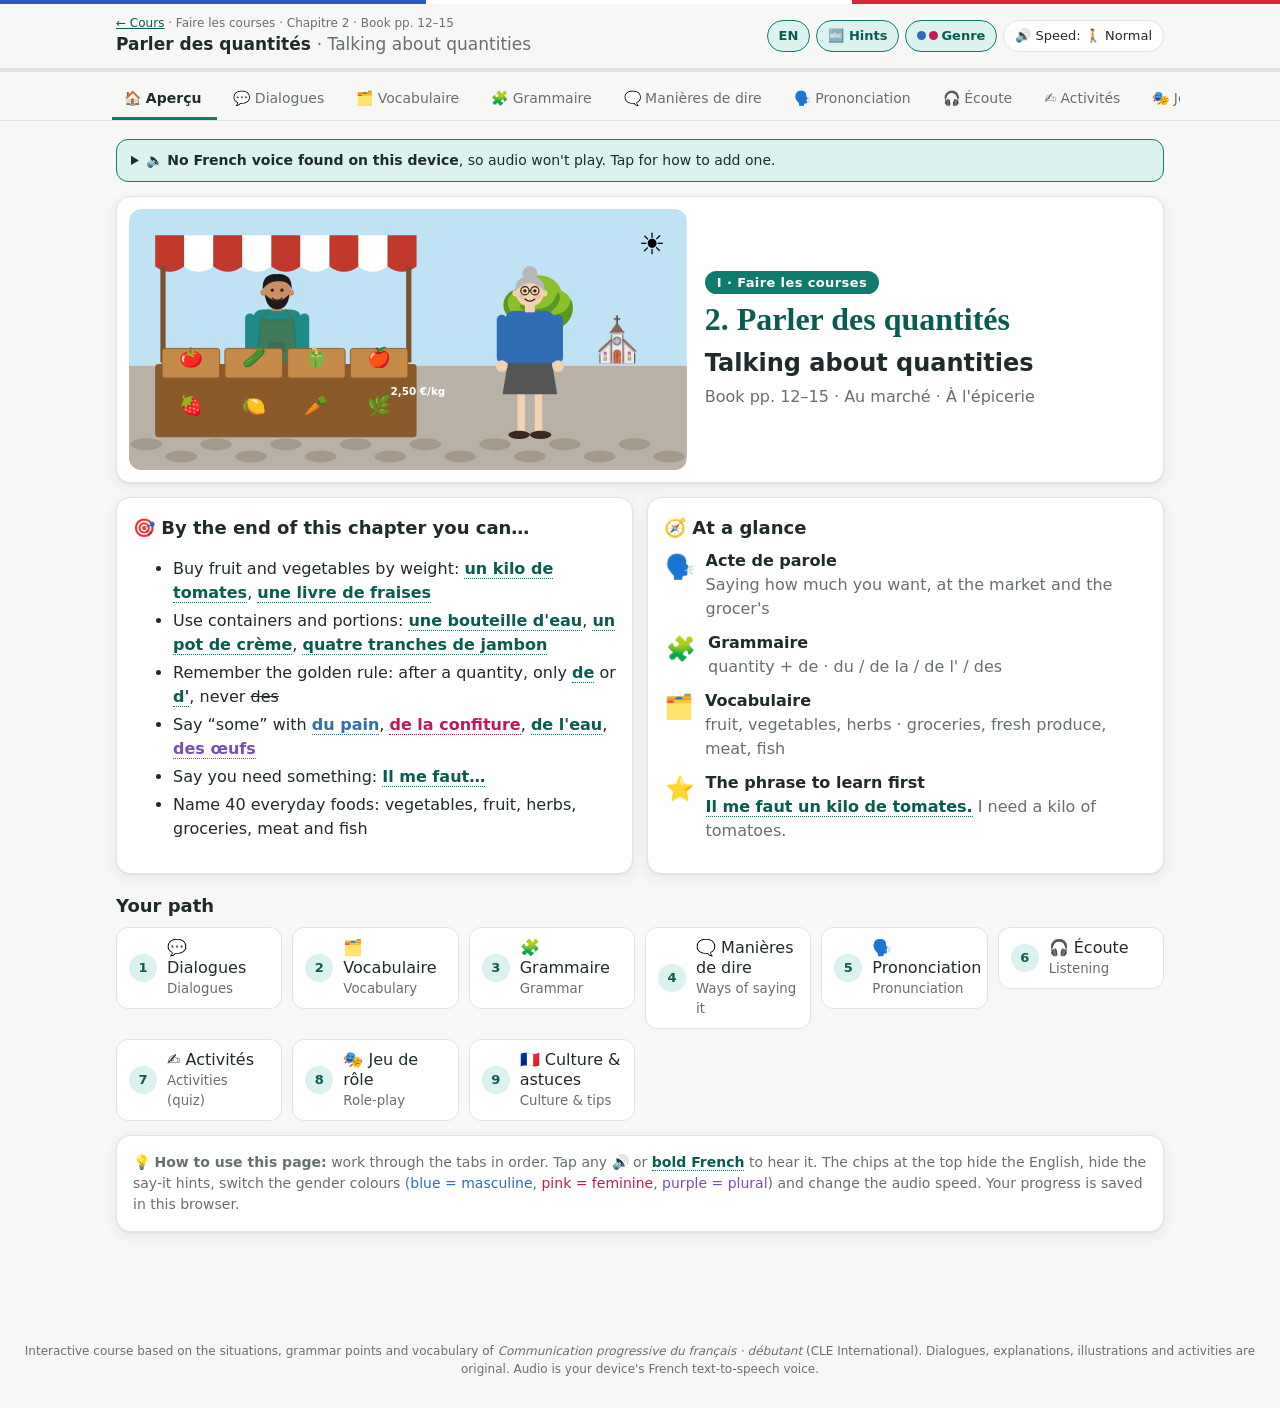
<file: docs/c02.html>
<!DOCTYPE html>
<html lang="en"><head><meta charset="utf-8"><meta name="viewport" content="width=device-width,initial-scale=1">
<title>Parler des quantités · Communication progressive</title><style>:root{
  --bg:#f7f8f6; --panel:#ffffff; --ink:#1f2a2b; --muted:#66706f; --line:#dfe5e2;
  --accent:#0f7b6c; --accent-2:#0a5c51; --accent-soft:#dcf2ee;
  --bleu:#2b59c3; --rouge:#d62839;
  --good:#2f8a4f; --good-soft:#dff3e5; --bad:#c2402a; --bad-soft:#fbe3de;
  --m:#2f6db5; --m-soft:#e2eefb; --f:#c2185b; --f-soft:#fbe3ee; --pl:#7b4fb5; --pl-soft:#efe6fb;
  --radius:14px; --shadow:0 1px 2px rgba(20,40,40,.06),0 4px 14px rgba(20,40,40,.07);
  --ui:system-ui,-apple-system,"Segoe UI",Roboto,sans-serif; --serif:Georgia,"Times New Roman",serif;
}
@media (prefers-color-scheme:dark){:root{
  --bg:#141a1a; --panel:#1d2525; --ink:#e9f0ee; --muted:#9fb0ac; --line:#304040;
  --accent:#3fbfa8; --accent-2:#7fe0cc; --accent-soft:#183731;
  --good:#5cc27f; --good-soft:#1d3324; --bad:#ef7a64; --bad-soft:#3d221d;
  --m:#7fb0ef; --m-soft:#1e2b3b; --f:#f07aa8; --f-soft:#3a2030; --pl:#b896ee; --pl-soft:#2c2340;
  --shadow:none;
}}
*{box-sizing:border-box}
html,body{margin:0;background:var(--bg);color:var(--ink);font-family:var(--ui);line-height:1.5}
button{font:inherit;color:inherit;cursor:pointer}
a{color:var(--accent-2)}
.fr{font-weight:600;line-height:1.4}
.pr{color:var(--muted);font-style:italic;font-size:14px}
.en{color:var(--muted)}
body.no-pr .pr{display:none} body.no-en .en{display:none}
b.say{color:var(--accent-2);cursor:pointer;border-bottom:1px dotted var(--accent)}
b.say:hover{background:var(--accent-soft)}
/* gender colours (switchable) */
.g-m{color:var(--m)!important} .g-f{color:var(--f)!important} .g-pl{color:var(--pl)!important}
b.say.g-m{border-bottom-color:var(--m)} b.say.g-f{border-bottom-color:var(--f)} b.say.g-pl{border-bottom-color:var(--pl)}
body.no-gc .g-m,body.no-gc .g-f,body.no-gc .g-pl{color:inherit!important}
.gdot{display:inline-block;width:9px;height:9px;border-radius:50%;margin-right:-3px}.gdot.m{background:var(--m)}.gdot.f{background:var(--f)}

/* header */
header.top{position:sticky;top:0;z-index:20;background:color-mix(in srgb,var(--bg) 92%,transparent);backdrop-filter:blur(8px);border-bottom:1px solid var(--line)}
header.top::before{content:"";display:block;height:4px;background:linear-gradient(90deg,var(--bleu) 33.3%,#fff 33.3% 66.6%,var(--rouge) 66.6%)}
.top-inner{max-width:1080px;margin:0 auto;padding:10px 16px;display:flex;gap:12px;align-items:center;flex-wrap:wrap}
.brand{display:flex;flex-direction:column;min-width:0;flex:1}
.brand small{color:var(--muted);font-size:12px}
.brand b{font-size:17px}
.toggles{display:flex;gap:6px;flex-wrap:wrap;align-items:center}
.chip{border:1px solid var(--line);background:var(--panel);border-radius:999px;padding:5px 11px;font-size:13px;display:inline-flex;gap:6px;align-items:center}
.chip.on{background:var(--accent-soft);border-color:var(--accent);color:var(--accent-2);font-weight:600}
.progress{height:4px;background:var(--line)} .progress>div{height:100%;background:var(--accent);transition:width .4s}
nav.tabs{max-width:1080px;margin:0 auto;padding:8px 12px 0;display:flex;gap:4px;overflow-x:auto;scrollbar-width:none}
nav.tabs::-webkit-scrollbar{display:none}
nav.tabs a{flex:none;text-decoration:none;color:var(--muted);padding:8px 12px;border-radius:10px 10px 0 0;font-size:14px;border-bottom:3px solid transparent;white-space:nowrap}
nav.tabs a.active{color:var(--ink);font-weight:600;border-bottom-color:var(--accent)}
nav.tabs a .tick{color:var(--good);margin-inline-start:4px}

main{max-width:1080px;margin:0 auto;padding:18px 16px 80px}
h2{margin:6px 0 4px;font-size:24px} h3{margin:18px 0 8px;font-size:18px}
.h2en{font-size:16px;font-weight:400}
.lead{color:var(--muted);margin:0 0 16px}
.card{background:var(--panel);border:1px solid var(--line);border-radius:var(--radius);padding:16px;box-shadow:var(--shadow)}
.stack>*+*{margin-top:14px}
.grid{display:grid;gap:12px;grid-template-columns:repeat(auto-fill,minmax(210px,1fr))}
.row{display:flex;gap:8px;flex-wrap:wrap;align-items:center}
.btn{border:1px solid var(--line);background:var(--panel);padding:8px 14px;border-radius:10px;font-weight:500}
.btn:hover{border-color:var(--accent)}
.btn.primary{background:var(--accent);border-color:var(--accent);color:#fff}
.btn.primary:hover{background:var(--accent-2)}
.btn.small{padding:4px 10px;font-size:13px}
.play{border:none;background:var(--accent-soft);color:var(--accent-2);width:34px;height:34px;border-radius:50%;flex:none;display:inline-grid;place-items:center;font-size:14px;vertical-align:middle}
.play:hover{background:var(--accent);color:#fff}
.play.speaking{background:var(--accent);color:#fff;animation:pulse 1s infinite}
@keyframes pulse{50%{transform:scale(1.1)}}
.banner{background:var(--accent-soft);border:1px solid var(--accent);border-radius:12px;padding:10px 14px;font-size:14px;margin-bottom:14px}
.done-btn{margin-top:22px}
.muted{color:var(--muted)}
footer{text-align:center;color:var(--muted);font-size:12px;padding:30px 16px}

/* illustrations */
.scene-svg{width:100%;height:auto;display:block;border-radius:12px}
.scene-wrap{margin:10px 0 4px;border-radius:12px;overflow:hidden;border:1px solid var(--line)}
.actor .bob{transform-box:fill-box;transform-origin:50% 100%}
.actor.talking .bob{animation:talk .55s ease-in-out infinite alternate}
@keyframes talk{from{transform:translateY(0)}to{transform:translateY(-5px)}}
.actor.talking{filter:drop-shadow(0 0 6px rgba(255,205,0,.9))}
.av{flex:none;border-radius:50%}

/* overview */
.hero2{display:grid;grid-template-columns:1.25fr 1fr;gap:18px;align-items:center;padding:12px}
.hero-art{border-radius:12px;overflow:hidden}
.hero-txt .fr.big{font-family:var(--serif);font-size:32px;color:var(--accent-2);line-height:1.2;margin:6px 0}
.rub-badge{display:inline-block;color:#fff;border-radius:999px;padding:2px 12px;font-size:13px;font-weight:700;letter-spacing:.03em}
.r1{background:#0f7b6c}.r2{background:#2b59c3}.r3{background:#b5652b}.r4{background:#a3407e}.r5{background:#5b4fb5}.r6{background:#c0392b}
.ov-grid{display:grid;grid-template-columns:1fr 1fr;gap:14px}
.glance{display:flex;flex-direction:column;gap:10px}
.gl{display:flex;gap:10px;align-items:flex-start}.gl-ic{font-size:24px;width:34px;text-align:center}
.goals li{margin:4px 0}
.path{display:grid;grid-template-columns:repeat(auto-fill,minmax(160px,1fr));gap:10px}
.path a{text-decoration:none;color:var(--ink)}
.path .step{padding:10px 12px;border-radius:12px;border:1px solid var(--line);background:var(--panel);display:flex;gap:10px;align-items:center;line-height:1.25}
.path .step.done{border-color:var(--good);background:var(--good-soft)}
.path .num{width:28px;height:28px;border-radius:50%;background:var(--accent-soft);color:var(--accent-2);display:grid;place-items:center;font-weight:700;font-size:13px;flex:none}
.path .done .num{background:var(--good);color:#fff}

/* dialogue */
.dlg-head{display:flex;justify-content:space-between;gap:10px;align-items:center;flex-wrap:wrap}
.dtitle{font-size:20px;font-family:var(--serif)}
.sit-n{display:inline-grid;place-items:center;width:26px;height:26px;border-radius:50%;background:var(--accent);color:#fff;font-weight:700;font-size:14px}
.sit-n:empty{display:none}
.bubbles{display:flex;flex-direction:column;gap:10px;margin-top:10px}
.bub{display:flex;gap:10px;align-items:flex-start;max-width:88%}
.bub.right{align-self:flex-end;flex-direction:row-reverse}
.bub .body{background:var(--bg);border:1px solid var(--line);border-radius:14px;padding:8px 12px;cursor:pointer;transition:background .2s}
.bub .who{font-size:12px;color:var(--muted);font-weight:600}
.bub .fr.line{font-size:19px;display:block}
.bub.active .body{background:var(--accent-soft);border-color:var(--accent)}
.bub.m .who{color:var(--m)} .bub.f .who{color:var(--f)}
.stage-dir{align-self:center;font-style:italic;color:var(--muted);font-size:14px;background:var(--bg);border-radius:999px;padding:2px 14px}
.hidetext .bub .fr.line,.hidetext .bub .en{filter:blur(7px)} .hidetext .bub.revealed .fr.line,.hidetext .bub.revealed .en{filter:none}
.roleplay .bub.mine:not(.revealed) .fr.line,.roleplay .bub.mine:not(.revealed) .en{filter:blur(7px)}
.roleplay .bub.mine .body{border:2px dashed var(--accent)}
.shadow-cue{font-size:14px;color:var(--accent-2);font-weight:700;min-height:22px;margin-top:6px}
.dgloss{display:flex;flex-wrap:wrap;gap:6px;margin-top:12px;padding-top:10px;border-top:1px dashed var(--line)}
.gchip{border:1px solid var(--line);border-radius:999px;padding:2px 10px;font-size:14px;cursor:pointer;background:var(--bg)}

/* vocabulary */
.filters{display:flex;gap:6px;flex-wrap:wrap;margin-bottom:12px}
.picdict{display:grid;grid-template-columns:repeat(auto-fill,minmax(140px,1fr));gap:10px}
.picdict.small{grid-template-columns:repeat(auto-fill,minmax(118px,1fr));gap:8px}
.pd{display:flex;flex-direction:column;align-items:center;gap:2px;border:1px solid var(--line);border-top:5px solid var(--line);border-radius:14px;background:var(--panel);padding:10px 6px;text-align:center;box-shadow:var(--shadow);transition:transform .15s}
.pd:hover{transform:translateY(-2px)}
.pd .pd-pic{font-size:42px;line-height:1.15}
.picdict.small .pd .pd-pic{font-size:34px}
.pd .fr{font-size:16px}.pd .en{font-size:12px}
.pd-m{border-top-color:var(--m)}.pd-f{border-top-color:var(--f)}.pd-pl{border-top-color:var(--pl)}
body.no-gc .pd{border-top-color:var(--line)}
.vcard{display:flex;flex-direction:column;gap:2px;position:relative;cursor:pointer;border-left:5px solid var(--line)}
.vc-m{border-left-color:var(--m)}.vc-f{border-left-color:var(--f)}.vc-pl{border-left-color:var(--pl)}
.vcard .pic{font-size:30px;line-height:1.2}
.vcard .fr{font-size:20px}
.vcard .play{position:absolute;top:12px;right:12px}
.vcard .box{position:absolute;top:54px;right:14px;font-size:11px;color:var(--muted)}
.tag{display:inline-block;font-size:11px;background:var(--accent-soft);color:var(--accent-2);border-radius:6px;padding:1px 6px;margin-top:4px;width:max-content}
.g-tag-m{background:var(--m-soft);color:var(--m)}.g-tag-f{background:var(--f-soft);color:var(--f)}.g-tag-pl{background:var(--pl-soft);color:var(--pl)}
.flash-wrap{max-width:440px;margin:0 auto;text-align:center}
.flash{perspective:1000px;height:270px;cursor:pointer;margin:10px 0}
.flash-inner{position:relative;width:100%;height:100%;transition:transform .5s;transform-style:preserve-3d}
.flash.flipped .flash-inner{transform:rotateY(180deg)}
.flash .face{position:absolute;inset:0;backface-visibility:hidden;display:flex;flex-direction:column;align-items:center;justify-content:center;gap:6px;border-radius:18px;border:1px solid var(--line);border-top:8px solid var(--line);background:var(--panel);box-shadow:var(--shadow);padding:16px}
.flash.gb-m .face{border-top-color:var(--m)}.flash.gb-f .face{border-top-color:var(--f)}.flash.gb-pl .face{border-top-color:var(--pl)}
.flash .back{transform:rotateY(180deg);background:var(--accent-soft)}
.flash .fr{font-size:32px}
.flash .pic{font-size:50px}

/* grammar + infographics */
.gblock h3{margin-top:0;font-size:20px}
.gblock p{margin:8px 0}
.after{border-top:1px dashed var(--line);margin-top:12px}
table.g{border-collapse:collapse;width:100%;margin-top:10px}
table.g td,table.g th{border-bottom:1px solid var(--line);padding:8px;text-align:left}
table.g td.frcell{font-size:18px;white-space:nowrap}
figure.info{margin:14px 0;padding:14px;border-radius:14px;background:linear-gradient(180deg,var(--bg),var(--panel));border:1px solid var(--line)}
figure.info figcaption{font-size:13px;text-transform:uppercase;letter-spacing:.06em;color:var(--accent-2);font-weight:800;margin-bottom:10px}
.gnote{margin-top:10px;font-size:14px;background:var(--accent-soft);border-radius:10px;padding:8px 12px}
.schip{display:inline-block;margin:3px;border:1px solid var(--line);background:var(--panel);border-radius:999px;padding:3px 12px;cursor:pointer;font-weight:600}
.schip .en{font-weight:400;font-size:13px}
.end{color:var(--rouge);font-weight:800}
/* gender columns */
.gcols{display:grid;grid-template-columns:repeat(auto-fit,minmax(200px,1fr));gap:10px}
.gcol{border-radius:12px;padding:10px;border:2px solid}
.gc-m{border-color:var(--m);background:var(--m-soft)}.gc-f{border-color:var(--f);background:var(--f-soft)}.gc-pl{border-color:var(--pl);background:var(--pl-soft)}
.ghead{display:flex;gap:8px;align-items:center;margin-bottom:6px}
.gbadge{font-family:var(--serif);font-size:22px;font-weight:800;border-radius:10px;padding:0 10px;color:#fff}
.gc-m .gbadge{background:var(--m)}.gc-f .gbadge{background:var(--f)}.gc-pl .gbadge{background:var(--pl)}
/* merges */
.merges{display:flex;flex-direction:column;gap:8px}
.mrow,.eq{display:flex;gap:6px;align-items:center;flex-wrap:wrap;cursor:pointer}
.eq{justify-content:center;margin:12px 0 0}
.mb{display:inline-grid;place-items:center;min-width:48px;padding:4px 10px;border-radius:10px;font-weight:800;font-size:18px;color:#fff;font-family:var(--serif)}
.mb-p{background:#555}.mb-m{background:var(--m)}.mb-f{background:var(--f)}.mb-pl{background:var(--pl)}.mb-x{background:#888}
.mb-r{background:var(--panel);color:var(--ink);border:2px dashed var(--muted)}
.mb-r.fused{background:var(--rouge);color:#fff;border:2px solid var(--rouge);box-shadow:0 0 0 4px rgba(214,40,57,.15)}
.op{font-weight:800;color:var(--muted);font-size:18px}
.mex{margin-left:8px}
.nomerge .mb-r{opacity:.9}
/* scale */
.scale{position:relative;height:196px;margin:0 50px}
.sbar{position:absolute;left:0;right:0;top:80px;height:12px;border-radius:6px}
.smark{position:absolute;transform:translateX(-50%);display:flex;flex-direction:column;align-items:center;text-align:center;cursor:pointer;width:120px;font-size:14px;line-height:1.2}
.smark.up{top:0;justify-content:flex-end;height:78px}
.smark.dn{top:94px}
.smark .spic{font-size:20px}
.smark.up::after{content:"";width:2px;height:8px;background:var(--muted)}
.smark.dn::before{content:"";width:2px;height:8px;background:var(--muted)}
.smark .en{font-size:12px}
.sends{display:flex;justify-content:space-between;font-size:12px;color:var(--muted);font-weight:700;text-transform:uppercase}
/* ladder */
.ladder{display:flex;flex-direction:column;gap:8px}
.rung{display:flex;gap:10px;align-items:center;border-left:6px solid;border-radius:10px;background:var(--panel);padding:6px 10px}
.rname{color:#fff;border-radius:8px;padding:2px 10px;font-weight:700;display:flex;flex-direction:column;line-height:1.2;min-width:96px}
.rname small{font-weight:400;opacity:.85}
/* conjugation */
.conj{display:grid;grid-template-columns:repeat(auto-fit,minmax(200px,1fr));gap:10px}
.cverb{border:1px solid var(--line);border-radius:12px;overflow:hidden;background:var(--panel)}
.cinf{background:var(--accent);color:#fff;padding:6px 10px;cursor:pointer}.cinf .fr{color:#fff;font-size:18px}.cinf .en{color:#e8fffa}
.cform{display:flex;gap:8px;padding:4px 10px;border-top:1px solid var(--line);cursor:pointer}
.cform:hover{background:var(--accent-soft)}
.cform .cp{color:var(--muted);width:64px;flex:none;font-size:13px;padding-top:2px}
.cform .fr{font-size:17px}
.qzbox{display:inline-flex;gap:6px;align-items:center;flex-wrap:wrap}
/* compare */
.cmp{display:grid;gap:10px}
.cmpcol{border:2px solid;border-radius:12px;overflow:hidden;background:var(--panel)}
.cmphead{color:#fff;font-weight:800;padding:6px 10px;font-size:18px;font-family:var(--serif);display:flex;flex-direction:column;line-height:1.2}
.cmphead small{font-family:var(--ui);font-weight:400;font-size:12px;opacity:.9}
.cmppic{text-align:center;padding:6px}.cmppic.emo{font-size:46px}
.cmplines{padding:4px 10px 10px}.cl{padding:3px 0;cursor:pointer;display:flex;flex-direction:column}.cl .en{font-size:13px}
@media (max-width:640px){.cmp{grid-template-columns:1fr!important}}
/* documents */
.doc-fig{display:flex;flex-direction:column;align-items:center}
.doc{width:min(100%,420px);border-radius:10px;padding:16px 18px;box-shadow:0 6px 20px rgba(0,0,0,.18);position:relative}
.doc-title{font-weight:800;font-size:20px;text-align:center}
.doc-sub{text-align:center;font-size:13px;opacity:.8;margin-bottom:6px}
.doc-row{display:flex;gap:6px;align-items:baseline;padding:3px 0;cursor:pointer}
.doc-row .dots{flex:1;border-bottom:2px dotted currentColor;opacity:.35}
.doc-foot{text-align:center;font-size:13px;margin-top:8px;opacity:.85}
.doc-chalk{background:#2c3a2f;color:#f2f2e8;font-family:"Comic Sans MS","Chalkboard SE",cursive;border:8px solid #8a5a2b}
.doc-board{background:#111;color:#ffcd00;font-family:ui-monospace,Menlo,monospace}.doc-board .doc-title{color:#fff;letter-spacing:.2em}
.doc-ticket{background:#fffbe8;color:#222;border:2px dashed #b99a2b;font-family:ui-monospace,Menlo,monospace}
.doc-receipt{background:#fff;color:#222;font-family:ui-monospace,Menlo,monospace;clip-path:polygon(0 0,100% 0,100% 96%,95% 100%,90% 96%,85% 100%,80% 96%,75% 100%,70% 96%,65% 100%,60% 96%,55% 100%,50% 96%,45% 100%,40% 96%,35% 100%,30% 96%,25% 100%,20% 96%,15% 100%,10% 96%,5% 100%,0 96%)}
.doc-menu{background:#fdf6e3;color:#3a2a1e;font-family:var(--serif);border:3px double #7a3b1d}
.doc-form{background:#fff;color:#222;border:1px solid #bbb;border-top:10px solid var(--bleu)}
.doc-label{background:#fff8d6;color:#3a2a1e;border:2px solid #e0b100;border-radius:16px}
/* minis + pattern */
.minis{display:flex;flex-wrap:wrap;gap:10px;justify-content:center}
.minic{display:flex;flex-direction:column;align-items:center;border:1px solid var(--line);border-radius:12px;padding:8px 10px;background:var(--panel);cursor:pointer;min-width:120px}
.minic .en{font-size:12px}
.pattern{display:flex;flex-direction:column;gap:8px}
.prow{display:flex;flex-wrap:wrap;gap:6px;align-items:center}
.pfix{background:var(--accent);color:#fff;border-radius:10px;padding:6px 12px;font-weight:700;cursor:pointer}
.pslot{display:inline-flex;flex-direction:column;border:2px dashed var(--accent);border-radius:10px;padding:2px 8px;font-weight:600}
.pslot span{cursor:pointer;padding:1px 0}.pslot span:hover{text-decoration:underline}
/* flow (conversation map) */
.flow{position:relative;display:flex;flex-direction:column;gap:6px}
.flow::before{content:"";position:absolute;left:50%;top:44px;bottom:6px;width:3px;background:var(--line);transform:translateX(-50%)}
.lane-heads{display:flex;justify-content:space-between;font-weight:700;margin-bottom:6px}
.lane-heads span{display:flex;gap:6px;align-items:center}
.fstep{display:flex;position:relative}
.fstep.l{justify-content:flex-start}.fstep.r{justify-content:flex-end}
.fcard{width:calc(50% - 22px);display:flex;gap:10px;align-items:flex-start;background:var(--panel);border:1px solid var(--line);border-radius:12px;padding:8px 10px;cursor:pointer;box-shadow:var(--shadow)}
.fstep.l .fcard{border-left:5px solid var(--bleu)}.fstep.r .fcard{border-right:5px solid var(--rouge)}
.fn{flex:none;width:24px;height:24px;border-radius:50%;background:var(--accent);color:#fff;display:grid;place-items:center;font-weight:700;font-size:12px}
.fcard .en{font-size:13px}.fcard .alt{font-size:12px;color:var(--muted);margin-top:2px}
@media (max-width:640px){.flow::before{display:none}.fcard{width:92%}}

/* widgets */
.widget{margin-top:14px;padding:14px;border-radius:12px;background:var(--bg);border:2px dashed var(--accent)}
.widget .label{font-size:12px;text-transform:uppercase;letter-spacing:.06em;color:var(--accent-2);font-weight:800;margin-bottom:8px}
.result{font-size:40px;text-align:center;margin:8px 0;min-height:60px}
.cap{font-size:15px}
.spool{display:flex;flex-wrap:wrap;gap:6px;min-height:46px;padding:8px;border-radius:10px;background:var(--panel);border:1px solid var(--line);margin-bottom:8px}
.scols{display:grid;gap:8px}
.scol2{border:2px solid;border-radius:12px;min-height:110px;cursor:pointer;background:var(--panel);overflow:hidden}
.sch{color:#fff;font-weight:700;padding:4px 10px;text-align:center}
.sin{display:flex;flex-wrap:wrap;gap:4px;padding:6px}
.tile.small{font-size:14px;padding:1px 8px}
.pricetag{display:flex;justify-content:center;margin:6px 0}
.pt-num{background:#ffcd00;color:#1f2a2b;font-weight:800;font-size:34px;padding:4px 22px 4px 30px;border-radius:6px 30px 30px 6px;position:relative;font-family:var(--serif)}
.pt-num::before{content:"";position:absolute;left:10px;top:50%;width:10px;height:10px;border-radius:50%;background:var(--bg);transform:translateY(-50%)}
.money{display:inline-flex;flex-wrap:wrap;gap:4px;justify-content:center;margin:4px 0}
.note{display:inline-grid;place-items:center;width:54px;height:30px;border-radius:4px;font-size:12px;font-weight:800;color:#fff}
.n50{background:#e07b39}.n20{background:#3b78c2}.n10{background:#c0392b}.n5{background:#7f8c8d}
.coin{display:inline-grid;place-items:center;width:30px;height:30px;border-radius:50%;background:radial-gradient(#f5d68a,#c9a227);font-size:10px;font-weight:800;color:#5a4400;border:2px solid #b0901a}
.coin.small{width:24px;height:24px;background:radial-gradient(#e8b48a,#b5652b);color:#fff;border-color:#8a4a1a;font-size:9px}
.clockrow{display:flex;gap:18px;align-items:center;flex-wrap:wrap;justify-content:center}
.ck-big{font-size:36px;font-weight:800;font-family:ui-monospace,Menlo,monospace}
.ck-words .fr{font-size:20px}

/* expressions */
.xhead{display:flex;gap:10px;align-items:center;margin-bottom:8px;font-size:17px}
.xic{font-size:26px}
.xitems{display:grid;grid-template-columns:repeat(auto-fill,minmax(280px,1fr));gap:8px}
.xitem{display:flex;justify-content:space-between;gap:8px;align-items:center;border:1px solid var(--line);border-radius:12px;padding:8px 12px;cursor:pointer;background:var(--bg)}
.xitem:hover{border-color:var(--accent)}
.xitem .fr{font-size:17px}.xitem .en{font-size:13px}
.reg{font-size:11px;font-weight:700;border-radius:8px;padding:2px 8px;display:flex;flex-direction:column;align-items:center;line-height:1.15;flex:none}
.reg small{font-weight:400;font-size:10px}
.reg-poli{background:#e2eefb;color:#2b59c3}.reg-std{background:#e5f4e8;color:#2f8a4f}.reg-fam{background:#fdecd8;color:#b5652b}.reg-sout{background:#efe6fb;color:#7b4fb5}
.xreply{margin-top:8px;font-size:14px;color:var(--muted)}

/* sounds */
.letter{display:flex;gap:14px}
.letter .glyph{font-size:30px;font-weight:800;line-height:1.1;min-width:90px;height:80px;padding:0 8px;display:grid;place-items:center;border-radius:16px;background:var(--accent-soft);color:var(--accent-2);flex:none;cursor:pointer;text-align:center;font-family:var(--serif)}
.ex{display:inline-flex;gap:6px;align-items:center;border:1px solid var(--line);border-radius:999px;padding:2px 4px 2px 12px;margin:3px;cursor:pointer;background:var(--panel)}
.ex .fr{font-size:17px}
.pair{display:grid;grid-template-columns:1fr auto 1fr;gap:10px;align-items:center}
.pair .side{text-align:center;padding:10px;border:1px solid var(--line);border-radius:12px;cursor:pointer;background:var(--panel)}
.pair .side .fr{font-size:26px;display:block}
.vs{color:var(--muted);font-size:12px;text-align:center;max-width:160px}

/* quiz */
.quiz{max-width:680px;margin:0 auto}
.qhead{display:flex;justify-content:space-between;color:var(--muted);font-size:13px;margin-bottom:8px}
.qtag{background:var(--accent-soft);color:var(--accent-2);border-radius:6px;padding:0 6px;font-weight:600}
.qbar{height:6px;border-radius:6px;background:var(--line);overflow:hidden;margin-bottom:14px}.qbar>div{height:100%;background:var(--accent);transition:width .3s}
.qtext{font-size:18px;font-weight:600;margin-bottom:10px}
.qpic{font-size:54px;text-align:center}
.qsentence{font-size:24px;text-align:center;margin:10px 0}
.qsentence .blank{display:inline-block;min-width:70px;border-bottom:3px solid var(--accent);color:var(--accent-2)}
.opts{display:grid;gap:8px}
.opt{text-align:start;border:2px solid var(--line);background:var(--panel);border-radius:12px;padding:10px 14px;font-size:16px}
.opt:hover:not(:disabled){border-color:var(--accent)}
.opt.correct{border-color:var(--good);background:var(--good-soft)}
.opt.wrong{border-color:var(--bad);background:var(--bad-soft)}
.feedback{margin-top:12px;padding:10px 14px;border-radius:12px;font-size:15px}
.feedback.good{background:var(--good-soft);color:var(--good)} .feedback.bad{background:var(--bad-soft);color:var(--bad)}
.feedback .ex-text{color:var(--ink);display:block;margin-top:4px}
.tiles{display:flex;flex-wrap:wrap;gap:8px;justify-content:center;min-height:56px;padding:8px;border-radius:12px}
.tiles.lines{flex-direction:column;align-items:stretch}.tiles.lines .tile{text-align:left;font-size:16px}
.tiles.answer{border:2px dashed var(--line);margin-bottom:8px}
.tile{font-size:18px;border:1px solid var(--line);background:var(--panel);border-radius:10px;padding:2px 14px}
.big-play{width:72px;height:72px;font-size:28px;margin:6px auto 14px;display:grid}
.score{font-size:48px;font-weight:800;text-align:center;color:var(--accent-2)}
.match{display:grid;grid-template-columns:1fr 1fr;gap:8px}
.match .mi{border:2px solid var(--line);background:var(--panel);border-radius:10px;padding:8px;text-align:center;min-height:52px}
.match .mi .fr{font-size:17px}
.match .mi.sel{border-color:var(--accent);background:var(--accent-soft)}
.match .mi.ok{border-color:var(--good);background:var(--good-soft);opacity:.55}
.match .mi.no{border-color:var(--bad);background:var(--bad-soft)}
.tin{font:inherit;font-size:18px;padding:8px 10px;border-radius:10px;border:2px solid var(--accent);background:var(--panel);color:var(--ink);min-width:120px}
.tin.ok{border-color:var(--good);background:var(--good-soft)} .tin.no{border-color:var(--bad);background:var(--bad-soft)}
.frkeys{margin:8px 0}.frkeys .chip{font-size:16px;font-weight:700;padding:3px 11px}

/* role-play */
.rp{display:flex;flex-direction:column;gap:10px}
.rp-body{display:flex;flex-direction:column;gap:10px}
.memo{display:flex;flex-wrap:wrap;gap:6px;margin-top:8px}
.memo span{background:#fff8d6;color:#5a4400;border:1px solid #e0b100;border-radius:6px;padding:1px 8px;font-size:13px;transform:rotate(-1deg)}
.yourturn{background:var(--accent-soft);border-radius:10px;padding:8px 12px}
.rec{display:flex;gap:8px;align-items:center;flex-wrap:wrap}
.rec .dot{display:inline-block;width:10px;height:10px;border-radius:50%;background:var(--bad);animation:pulse 1s infinite}

/* culture */
.cgrid{display:grid;grid-template-columns:repeat(auto-fill,minmax(300px,1fr));gap:12px}
.ccard{display:flex;gap:12px;border-top:5px solid var(--bleu)}
.ccard:nth-child(3n+2){border-top-color:var(--rouge)}.ccard:nth-child(3n){border-top-color:var(--accent)}
.cic{font-size:34px;flex:none}
.ckind{font-size:11px;text-transform:uppercase;letter-spacing:.08em;color:var(--muted);font-weight:700}
.tipcard{display:flex;gap:12px}
.tipcard .ic{font-size:28px;flex:none}
.mist{display:flex;flex-direction:column;gap:6px}
.mrow2{display:grid;grid-template-columns:1fr 1fr 1.3fr;gap:10px;align-items:center;background:var(--panel);border:1px solid var(--line);border-radius:10px;padding:8px 12px}
.no-say{color:var(--bad);text-decoration:line-through;text-decoration-thickness:1px}
.yes-say{color:var(--good);cursor:pointer}
@media (max-width:640px){.mrow2{grid-template-columns:1fr}}

/* tests */
.tile.sel{border-color:var(--accent);background:var(--accent-soft)}
.tile.ok{border-color:var(--good);background:var(--good-soft)}
.tile.no{border-color:var(--bad);background:var(--bad-soft)}
.titems{padding-inline-start:22px;margin:6px 0} .titems li{margin:10px 0}
.qsent .fr{font-size:17px}
.qsent select{font-size:16px;max-width:100%;padding:2px 6px;border-radius:8px;border:2px solid var(--accent);background:var(--panel);color:var(--ink);margin:0 4px}
.qsent select.ok{border-color:var(--good);background:var(--good-soft)} .qsent select.no{border-color:var(--bad);background:var(--bad-soft)}
.blank{display:inline-block;min-width:60px;border-bottom:2px solid var(--accent);color:var(--accent-2);text-align:center}
.fb{font-size:14px;margin-top:2px}
.markbox{border:2px solid var(--accent);border-radius:10px;min-width:56px;text-align:center;display:flex;flex-direction:column;line-height:1.2;padding:4px}
.markbox .got{font-weight:800;font-size:18px;color:var(--accent-2);border-bottom:1px solid var(--line)} .markbox .of{font-size:13px;color:var(--muted)}
.tsec.full{border-color:var(--good)} .tsec.part{border-color:var(--accent)}
.tgrid{display:grid;grid-template-columns:repeat(auto-fill,minmax(300px,1fr));gap:4px 20px}
.tgrid .qsent{display:flex;gap:6px;align-items:center;flex-wrap:wrap}
.tgrid .tin{min-width:0;width:140px;font-size:16px;padding:4px 8px}
.mini{background:var(--bg);border-radius:10px;padding:8px 12px;border:1px solid var(--line)}
.opt-l{font-size:16px;text-align:left}

/* course home */
.home-hero{display:grid;grid-template-columns:1fr 1.1fr;gap:18px;align-items:center}
.home-hero h1{font-family:var(--serif);font-size:34px;margin:0;line-height:1.15;color:var(--accent-2)}
.rubrique{margin-top:26px}
.rubrique h2{display:flex;gap:10px;align-items:center;flex-wrap:wrap}
.rnum{color:#fff;border-radius:10px;padding:0 12px;font-family:var(--serif)}
.chapters{display:grid;grid-template-columns:repeat(auto-fill,minmax(310px,1fr));gap:10px}
.lesson-link{display:flex;gap:12px;align-items:center;text-decoration:none;color:var(--ink)}
.lesson-link .n{font-size:22px;font-weight:800;color:var(--accent-2);width:40px;text-align:center;flex:none}
.lesson-link .thumb{width:120px;flex:none;border-radius:8px;overflow:hidden;border:1px solid var(--line)}
.lesson-link .frt{font-family:var(--serif);font-size:18px;font-weight:700;color:var(--accent-2)}
.lesson-link:hover{border-color:var(--accent)}
.soon{opacity:.55}
.soon .frt{color:var(--muted)}
.test-link{border-color:var(--accent);background:var(--accent-soft)}

@media (max-width:760px){
  .brand{flex-basis:100%}
  .toggles{width:100%}
  .hero2,.ov-grid,.home-hero{grid-template-columns:1fr}
  .bub{max-width:100%}
  .bub .fr.line{font-size:17px}
  .flash{height:240px}
  .lesson-link .thumb{width:84px}
}

.speedbar{display:flex;gap:6px;align-items:center;flex-wrap:wrap;margin:8px 0 4px;font-size:13px}
.speedbar .chip{padding:3px 10px}
</style></head>
<body><script>window.LESSONS=[];window.COURSE_HOME="index.html";</script><script>// Chapitre 2 · Parler des quantités (book pp. 12–15)
// Situations: 1. Au marché · 2. À l'épicerie
// Grammar: expression de la quantité (un kilo de…) · quantité indéfinie (du, de la, de l', des)
// Dialogues and activities are original, built on the book's situations, grammar and vocabulary.
LESSONS.push({
  id: "c02", rubrique: 1, num: 2,
  title: "Talking about quantities",
  titleFr: "Parler des quantités",
  pages: "Book pp. 12–15",
  goals: [
    "Buy fruit and vegetables by weight: [[un kilo de tomates]], [[une livre de fraises]]",
    "Use containers and portions: [[une bouteille d'eau]], [[un pot de crème]], [[quatre tranches de jambon]]",
    "Remember the golden rule: after a quantity, only [[de]] or [[d']], never <s>des</s>",
    "Say “some” with [[m:du pain]], [[f:de la confiture]], [[de l'eau]], [[pl:des œufs]]",
    "Say you need something: [[Il me faut…]]",
    "Name 40 everyday foods: vegetables, fruit, herbs, groceries, meat and fish"
  ],
  glance: [
    ["🗣️", "Acte de parole", "Saying how much you want, at the market and the grocer's"],
    ["🧩", "Grammaire", "quantity + de · du / de la / de l' / des"],
    ["🗂️", "Vocabulaire", "fruit, vegetables, herbs · groceries, fresh produce, meat, fish"],
    ["⭐", "The phrase to learn first", "[[Il me faut un kilo de tomates.]] I need a kilo of tomatoes."]
  ],

  dialogues: [
    {
      id: "d1", n: 1, title: "At the market", titleFr: "Au marché",
      note: "Madame Roux does her weekly shopping at the open-air market. Every quantity is followed by [[de]]: <i>un kilo <b>de</b> tomates, une livre <b>de</b> fraises, un peu <b>de</b> persil</i>.",
      scene: "marche", staff: "Le marchand", people: { "Le marchand": "m2", "Madame Roux": "f6" },
      lines: [
        ["Le marchand", "Bonjour, madame ! Qu'est-ce que je vous sers ?", "Good morning, madam! What can I get you?"],
        ["Madame Roux", "Bonjour ! Je voudrais un kilo de tomates et deux courgettes, s'il vous plaît.", "Hello! I'd like a kilo of tomatoes and two courgettes, please."],
        ["Le marchand", "Voilà. Et avec ceci ?", "Here you are. Anything else?"],
        ["Madame Roux", "Elles sont belles, vos fraises ! Je vais prendre une livre de fraises et six pommes.", "Your strawberries look lovely! I'll take a pound of strawberries and six apples."],
        ["Le marchand", "Une livre de fraises, six pommes… Ce sera tout ?", "A pound of strawberries, six apples… Will that be all?"],
        ["Madame Roux", "Non, il me faut aussi un poivron rouge et un peu de persil.", "No, I also need a red pepper and a little parsley."],
        ["Le marchand", "Et voilà. Je vous mets un bouquet de basilic en plus ? C'est cadeau !", "There you go. Shall I add a bunch of basil? It's a gift!"],
        ["Madame Roux", "Oh, merci beaucoup ! Ça fait combien ?", "Oh, thank you very much! How much is that?"],
        ["Le marchand", "Neuf euros vingt, madame.", "Nine euros twenty, madam."]
      ],
      glossary: [["Qu'est-ce que je vous sers ?", "what can I get you?"], ["une livre", "a pound (= 500 g)"], ["un peu de", "a little"], ["C'est cadeau !", "it's free / a gift"]]
    },
    {
      id: "d2", n: 2, title: "At the grocer's", titleFr: "À l'épicerie",
      note: "Julien reads his shopping list (<i>du</i> jambon, <i>de la</i> crème, <i>des</i> œufs: “some”), then orders exact amounts (<i>un morceau <b>de</b>, un pot <b>de</b>, une douzaine <b>d'</b></i>…).",
      scene: "epicerie", staff: "L'épicier", people: { "L'épicier": "m5", "Julien": "m3" },
      lines: [
        ["Julien", "Alors, il me faut… du jambon, du comté, de la crème fraîche, des œufs, de l'eau…", "Right, I need… ham, Comté cheese, crème fraîche, eggs, water…"],
        ["L'épicier", "Bonjour, monsieur. Vous désirez ?", "Hello, sir. What would you like?"],
        ["Julien", "Bonjour. Je voudrais un morceau de comté, s'il vous plaît.", "Hello. I'd like a piece of Comté, please."],
        ["L'épicier", "Un gros morceau ou un petit ?", "A big piece or a small one?"],
        ["Julien", "Un petit, environ deux cent cinquante grammes.", "A small one, about 250 grams."],
        ["L'épicier", "Voilà. Et avec ceci ?", "Here you are. Anything else?"],
        ["Julien", "Donnez-moi aussi un pot de crème fraîche et une douzaine d'œufs.", "Give me a pot of crème fraîche and a dozen eggs too."],
        ["L'épicier", "Voilà. Ce sera tout ?", "There. Will that be all?"],
        ["Julien", "Non, il me faut aussi quatre tranches de jambon. Et je vais prendre deux bouteilles d'eau gazeuse.", "No, I also need four slices of ham. And I'll take two bottles of sparkling water."],
        ["L'épicier", "Ah, désolé, je n'ai plus d'eau gazeuse. J'ai seulement de l'eau plate.", "Oh, sorry, I've no sparkling water left. I only have still water."],
        ["Julien", "Ce n'est pas grave. Deux bouteilles d'eau plate, alors.", "Never mind. Two bottles of still water, then."]
      ],
      glossary: [["un morceau de", "a piece of"], ["une douzaine d'œufs", "a dozen eggs"], ["une tranche de", "a slice of"], ["je n'ai plus de…", "I've no more…"]]
    }
  ],

  vocab: [
    { t: "une tomate", en: "a tomato", pic: "🍅", cat: "Les légumes", g: "f" },
    { t: "une courgette", en: "a courgette, a zucchini", pic: "🥒", cat: "Les légumes", g: "f" },
    { t: "une pomme de terre", en: "a potato (lit. earth apple)", pic: "🥔", cat: "Les légumes", g: "f" },
    { t: "un oignon", en: "an onion", pic: "🧅", cat: "Les légumes", g: "m", pr: "o-NYON (the i is silent)" },
    { t: "une aubergine", en: "an aubergine, an eggplant", pic: "🍆", cat: "Les légumes", g: "f" },
    { t: "un chou-fleur", en: "a cauliflower", pic: "🥦", cat: "Les légumes", g: "m" },
    { t: "une carotte", en: "a carrot", pic: "🥕", cat: "Les légumes", g: "f" },
    { t: "un poivron rouge", en: "a red pepper", pic: "🫑", cat: "Les légumes", g: "m" },
    { t: "un poireau", en: "a leek", pic: "🥬", cat: "Les légumes", g: "m" },
    { t: "un brocoli", en: "broccoli", pic: "🥦", cat: "Les légumes", g: "m" },
    { t: "une salade", en: "a lettuce; a salad", pic: "🥗", cat: "Les légumes", g: "f" },
    { t: "des haricots verts", en: "green beans", pic: "🫛", cat: "Les légumes", g: "pl", pr: "a-ree-ko VAIR (no liaison: h aspiré)" },
    { t: "des champignons", en: "mushrooms", pic: "🍄", cat: "Les légumes", g: "pl" },
    { t: "une pomme", en: "an apple", pic: "🍎", cat: "Les fruits", g: "f" },
    { t: "une orange", en: "an orange", pic: "🍊", cat: "Les fruits", g: "f" },
    { t: "un citron", en: "a lemon", pic: "🍋", cat: "Les fruits", g: "m" },
    { t: "un pamplemousse", en: "a grapefruit", pic: "🍊", cat: "Les fruits", g: "m" },
    { t: "une poire", en: "a pear", pic: "🍐", cat: "Les fruits", g: "f" },
    { t: "une pêche", en: "a peach", pic: "🍑", cat: "Les fruits", g: "f" },
    { t: "des cerises", en: "cherries", pic: "🍒", cat: "Les fruits", g: "pl" },
    { t: "des fraises", en: "strawberries", pic: "🍓", cat: "Les fruits", g: "pl" },
    { t: "un abricot", en: "an apricot", pic: "🍑", cat: "Les fruits", g: "m" },
    { t: "une banane", en: "a banana", pic: "🍌", cat: "Les fruits", g: "f" },
    { t: "du raisin", en: "grapes", pic: "🍇", cat: "Les fruits", g: "m", note: "Uncountable in French: [[du raisin]], [[une grappe de raisin]] (a bunch)." },
    { t: "le persil", en: "parsley", pic: "🌿", cat: "Les herbes", g: "m", pr: "pair-SEEL (l is heard)" },
    { t: "la menthe", en: "mint", pic: "🌱", cat: "Les herbes", g: "f" },
    { t: "le basilic", en: "basil", pic: "🌿", cat: "Les herbes", g: "m", pr: "ba-zee-LEEK" },
    { t: "les herbes de Provence", en: "Provence herbs (thyme, rosemary, bay…)", pic: "🌾", cat: "Les herbes", g: "pl" },
    { t: "le riz", en: "rice", pic: "🍚", cat: "Les produits de base", g: "m", pr: "REE (z silent)" },
    { t: "les pâtes", en: "pasta", pic: "🍝", cat: "Les produits de base", g: "pl" },
    { t: "le sucre", en: "sugar", pic: "🧂", cat: "Les produits de base", g: "m" },
    { t: "la farine", en: "flour", pic: "🌾", cat: "Les produits de base", g: "f" },
    { t: "la confiture", en: "jam", pic: "🫙", cat: "Les produits de base", g: "f" },
    { t: "le miel", en: "honey", pic: "🍯", cat: "Les produits de base", g: "m" },
    { t: "l'huile", en: "oil", pic: "🫒", cat: "Les produits de base", g: "f", note: "feminine: [[de l'huile]], [[une bouteille d'huile]]" },
    { t: "le vinaigre", en: "vinegar", pic: "🍶", cat: "Les produits de base", g: "m" },
    { t: "le sel", en: "salt", pic: "🧂", cat: "Les produits de base", g: "m" },
    { t: "le poivre", en: "pepper (spice)", pic: "🌶️", cat: "Les produits de base", g: "m" },
    { t: "l'eau minérale", en: "mineral water", pic: "💧", cat: "Les produits de base", g: "f" },
    { t: "le jambon", en: "ham", pic: "🍖", cat: "Les produits frais", g: "m" },
    { t: "le fromage", en: "cheese", pic: "🧀", cat: "Les produits frais", g: "m" },
    { t: "le lait", en: "milk", pic: "🥛", cat: "Les produits frais", g: "m" },
    { t: "le beurre", en: "butter", pic: "🧈", cat: "Les produits frais", g: "m" },
    { t: "les yaourts", en: "yoghurts", pic: "🥣", cat: "Les produits frais", g: "pl", pr: "ya-OORT" },
    { t: "la crème fraîche", en: "crème fraîche (thick cream)", pic: "🥛", cat: "Les produits frais", g: "f" },
    { t: "les œufs", en: "eggs", pic: "🥚", cat: "Les produits frais", g: "pl", pr: "lay-ZUH (f silent in the plural!)" },
    { t: "le porc", en: "pork", pic: "🐖", cat: "La viande et le poisson", g: "m", pr: "POR (c silent)" },
    { t: "le bœuf", en: "beef", pic: "🐄", cat: "La viande et le poisson", g: "m", pr: "BUF" },
    { t: "l'agneau", en: "lamb", pic: "🐑", cat: "La viande et le poisson", g: "m", pr: "la-NYO" },
    { t: "le poulet", en: "chicken", pic: "🍗", cat: "La viande et le poisson", g: "m" },
    { t: "le saumon", en: "salmon", pic: "🐟", cat: "La viande et le poisson", g: "m" },
    { t: "un kilo de", en: "a kilo of", pic: "⚖️", cat: "Les quantités" },
    { t: "une livre de", en: "a pound of (500 g)", pic: "⚖️", cat: "Les quantités" },
    { t: "un litre de", en: "a litre of", pic: "🥛", cat: "Les quantités" },
    { t: "une bouteille de", en: "a bottle of", pic: "🍾", cat: "Les quantités" },
    { t: "un paquet de", en: "a packet of", pic: "📦", cat: "Les quantités" },
    { t: "un pot de", en: "a pot, a jar of", pic: "🫙", cat: "Les quantités" },
    { t: "une tranche de", en: "a slice of", pic: "🥓", cat: "Les quantités" },
    { t: "un morceau de", en: "a piece of", pic: "🧀", cat: "Les quantités" },
    { t: "une douzaine de", en: "a dozen", pic: "🥚", cat: "Les quantités" },
    { t: "un peu de", en: "a little", pic: "🤏", cat: "Les quantités" },
    { t: "beaucoup de", en: "a lot of, many", pic: "🛒", cat: "Les quantités" },
    { t: "Il me faut…", en: "I need…", pic: "📝", cat: "Les quantités" }
  ],

  grammar: [
    {
      id: "g-quantite",
      title: "Exact quantities: [[un kilo de]] · [[une livre de]] · [[beaucoup de]]",
      body: [
        "After any word of quantity, French uses only <b>de</b> (or <b>d'</b> before a vowel). The article disappears: [[un kilo de tomates]], [[un litre d'huile]], [[beaucoup d'amis]].",
        "<b>Ne dites pas</b> <s>un kilo des tomates</s> or <s>beaucoup des amis</s>: the <i>de</i> is not the article <i>des</i>. It is fixed, whatever the gender or number of the noun.",
        "The same rule works after a negative: [[Je n'ai pas de beurre.]] · [[Je n'ai plus d'eau gazeuse.]]"
      ],
      info: [
        { type: "pattern", title: "🧺 The quantity formula", rows: [
          [{ opts: ["un kilo", "une livre", "un litre", "une bouteille", "un paquet", "un pot", "une tranche", "un morceau", "une douzaine"] }, "de / d'", { opts: ["tomates", "fraises", "lait", "huile", "biscuits", "crème", "jambon", "fromage", "œufs"] }]
        ], note: "Tap any part to hear it. Whatever you pick in the first box, the middle never changes: <b>de</b> (or <b>d'</b> before a vowel: [[une bouteille d'huile]], [[une douzaine d'œufs]])." },
        { type: "scale", title: "📏 From a little to a lot", colors: ["#dcf2ee", "#0f7b6c", "#c2402a"], ends: ["peu", "trop"], items: [
          { v: 8, fr: "pas de persil", en: "no parsley", pic: "∅" },
          { v: 22, fr: "un peu de persil", en: "a little parsley", pic: "🌿" },
          { v: 42, fr: "quelques tomates", en: "a few tomatoes", pic: "🍅🍅" },
          { v: 62, fr: "assez de fraises", en: "enough strawberries", pic: "🍓🍓🍓" },
          { v: 80, fr: "beaucoup de cerises", en: "lots of cherries", pic: "🍒🍒🍒🍒" },
          { v: 90, fr: "trop de pommes", en: "too many apples", pic: "🍎🍎🍎🍎🍎" }
        ] },
        { type: "card", style: "label", title: "⚖️ La balance du marché", sub: "How French people weigh things", rows: [["un kilo", "1 000 g", "un kilo, mille grammes"], ["une livre", "500 g", "une livre, cinq cents grammes"], ["un demi-kilo", "rarely said!", "un demi-kilo"], ["250 grammes", "¼ kg", "deux cent cinquante grammes"], ["une douzaine", "12", "une douzaine"], ["une demi-douzaine", "6", "une demi-douzaine"]], note: "The book's <i>remarque</i>: <b>un demi-kilo</b> exists but is very rarely used. People say [[une livre]] or [[cinq cents grammes]]." }
      ],
      widget: {
        type: "combo", label: "Fill the basket · pick a quantity and a product",
        rows: [{ k: "kg", label: "⚖️ un kilo" }, { k: "lv", label: "⚖️ une livre" }, { k: "pu", label: "🤏 un peu" }, { k: "bc", label: "🛒 beaucoup" }, { k: "pas", label: "🚫 je n'ai pas" }],
        cols: [{ k: "tom", label: "🍅 tomates" }, { k: "abr", label: "🍑 abricots" }, { k: "per", label: "🌿 persil" }, { k: "oig", label: "🧅 oignons" }],
        out: {
          "kg|tom": ["un kilo de tomates", "a kilo of tomatoes", "quantity + <b>de</b>"], "kg|abr": ["un kilo d'abricots", "a kilo of apricots", "<b>d'</b> before a vowel"], "kg|per": ["un kilo de persil", "a kilo of parsley (that's a lot!)", "quantity + <b>de</b>"], "kg|oig": ["un kilo d'oignons", "a kilo of onions", "<b>d'</b> before a vowel"],
          "lv|tom": ["une livre de tomates", "a pound of tomatoes", "une livre = 500 g"], "lv|abr": ["une livre d'abricots", "a pound of apricots", "<b>d'</b> before a vowel"], "lv|per": ["une livre de persil", "a pound of parsley", "quantity + <b>de</b>"], "lv|oig": ["une livre d'oignons", "a pound of onions", "<b>d'</b> before a vowel"],
          "pu|tom": ["un peu de tomates", "a few tomatoes", "un peu de + noun"], "pu|abr": ["un peu d'abricots", "a few apricots", "<b>d'</b> before a vowel"], "pu|per": ["un peu de persil", "a little parsley", "un peu de + noun"], "pu|oig": ["un peu d'oignons", "a few onions", "<b>d'</b> before a vowel"],
          "bc|tom": ["beaucoup de tomates", "lots of tomatoes", "<s>beaucoup des</s> → beaucoup <b>de</b>"], "bc|abr": ["beaucoup d'abricots", "lots of apricots", "beaucoup <b>d'</b> before a vowel"], "bc|per": ["beaucoup de persil", "a lot of parsley", "beaucoup de"], "bc|oig": ["beaucoup d'oignons", "lots of onions", "beaucoup d'"],
          "pas|tom": ["Je n'ai pas de tomates.", "I don't have any tomatoes.", "negative → <b>pas de</b>"], "pas|abr": ["Je n'ai pas d'abricots.", "I don't have any apricots.", "negative → <b>pas d'</b>"], "pas|per": ["Je n'ai pas de persil.", "I don't have any parsley.", "negative → <b>pas de</b>"], "pas|oig": ["Je n'ai pas d'oignons.", "I don't have any onions.", "negative → <b>pas d'</b>"]
        }
      }
    },
    {
      id: "g-partitif",
      title: "“Some”: [[m:du]] · [[f:de la]] · [[de l']] · [[pl:des]]",
      body: [
        "When you don't say <i>how much</i>, French still needs an article. English says <i>I need ham and eggs</i>; French says [[Il me faut du jambon et des œufs.]] (some ham, some eggs).",
        "It's <b>de + the definite article</b>, with the same fusions as in chapter 1: <b>de + le = du</b>, <b>de + les = des</b>; <b>de la</b> and <b>de l'</b> don't fuse.",
        "Use it for things you can't count or don't count (bread, water, cheese, jam). Compare: [[du fromage]] (some cheese) → [[un morceau de fromage]] (a piece of cheese) → [[le fromage]] (cheese in general: <i>J'aime le fromage</i>)."
      ],
      info: [
        { type: "merge", title: "⚗️ de + article", rows: [
          { a: "de", b: "le", g: "m", r: "du", ex: "du jambon, du fromage", en: "some ham, some cheese" },
          { a: "de", b: "la", g: "f", r: "de la", ex: "de la confiture, de la crème", en: "some jam, some cream", no: true },
          { a: "de", b: "l'", g: "x", r: "de l'", ex: "de l'eau, de l'huile", en: "some water, some oil (vowel or h)", no: true },
          { a: "de", b: "les", g: "pl", r: "des", ex: "des biscuits, des épinards", en: "some biscuits, some spinach" }
        ] },
        { type: "compare", title: "🔍 The three “de”s on the shopping list", cols: [
          { head: "du / de la / des", en: "some (no quantity)", color: "var(--accent)", pic: "🛒", lines: [["du jambon", "some ham"], ["de la crème", "some cream"], ["des œufs", "some eggs"]] },
          { head: "quantité + de", en: "an exact amount", color: "var(--bleu)", pic: "⚖️", lines: [["quatre tranches de jambon", "four slices of ham"], ["un pot de crème", "a pot of cream"], ["une douzaine d'œufs", "a dozen eggs"]] },
          { head: "pas de", en: "after a negative", color: "var(--rouge)", pic: "🚫", lines: [["pas de jambon", "no ham"], ["pas de crème", "no cream"], ["pas d'œufs", "no eggs"]] }
        ] }
      ],
      widget: {
        type: "contract", label: "Julien's shopping list · Il me faut… (pick singular or plural)",
        preps: [{ p: "de", label: "Il me faut…", frame: "Il me faut" }],
        nouns: [{ t: "jambon", g: "m", pic: "🍖" }, { t: "fromage", g: "m", pic: "🧀" }, { t: "confiture", g: "f", pic: "🫙" }, { t: "crème", g: "f", pic: "🥛" }, { t: "eau", g: "f", v: true, pic: "💧" }, { t: "huile", g: "f", v: true, pic: "🫒" }, { t: "œuf", g: "m", v: true, pic: "🥚" }, { t: "biscuit", g: "m", pic: "🍪" }, { t: "riz", g: "m", pic: "🍚" }]
      },
      after: ["⚠️ The contraction widget will happily build <i>Il me faut des riz</i> if you press plural; in real life rice, water, oil and jam stay singular (uncountable). Eggs and biscuits are counted, so they're normally plural: [[des œufs]], [[des biscuits]]."]
    },
    {
      id: "g-sort",
      title: "Fruit or vegetable? Market sorting",
      body: ["One of the book's activities asks you to sort the market stall. Remember that in French cooking a <b>tomato</b> counts as a vegetable!"],
      info: { type: "pics", title: "🧺 Le marché", from: ["Les légumes", "Les fruits", "Les herbes"] },
      widget: {
        type: "sort", label: "Sort the stall · fruit, vegetable or herb?",
        cols: [{ k: "fr", label: "🍎 fruits", color: "#c0392b" }, { k: "lg", label: "🥕 légumes", color: "#3f7a5a" }, { k: "hb", label: "🌿 herbes", color: "#7b8a2b" }],
        items: [{ t: "des fraises", k: "fr", pic: "🍓" }, { t: "une carotte", k: "lg", pic: "🥕" }, { t: "un poireau", k: "lg", pic: "🥬" }, { t: "un citron", k: "fr", pic: "🍋" }, { t: "un poivron", k: "lg", pic: "🫑" }, { t: "des cerises", k: "fr", pic: "🍒" }, { t: "un oignon", k: "lg", pic: "🧅" }, { t: "une poire", k: "fr", pic: "🍐" }, { t: "un chou-fleur", k: "lg", pic: "🥦" }, { t: "le persil", k: "hb", pic: "🌿" }, { t: "la menthe", k: "hb", pic: "🌱" }, { t: "une tomate", k: "lg", pic: "🍅" }]
      }
    }
  ],

  expressions: [
    { fn: "Saying how much", fnEn: "with a quantity", icon: "⚖️", items: [
      ["Je voudrais un kilo de tomates.", "I'd like a kilo of tomatoes.", "poli", true],
      ["Une livre de cerises, s'il vous plaît.", "A pound of cherries, please.", "std"],
      ["Quatre citrons, s'il vous plaît.", "Four lemons, please.", "std"],
      ["Une douzaine d'œufs.", "A dozen eggs.", "std"],
      ["Un litre de lait, un demi-litre de crème.", "A litre of milk, half a litre of cream.", "std"]
    ] },
    { fn: "Saying what you need", fnEn: "il me faut…", icon: "📝", items: [
      ["Il me faut un morceau de fromage.", "I need a piece of cheese.", "std", true],
      ["Il me faut aussi une tranche de jambon.", "I also need a slice of ham.", "std"],
      ["Donnez-moi un tube de mayonnaise.", "Give me a tube of mayonnaise.", "std"],
      ["Je vais prendre une bouteille d'huile.", "I'll take a bottle of oil.", "std", true],
      ["Je voudrais un paquet de biscuits.", "I'd like a packet of biscuits.", "poli"]
    ] },
    { fn: "The seller says", fnEn: "learn to recognise", icon: "🧑‍🌾", items: [
      ["Qu'est-ce que je vous sers ?", "What can I get you?", "std", true],
      ["Un gros morceau ou un petit ?", "A big piece or a small one?", "std"],
      ["Je vous mets… ?", "Shall I give you / add…?", "fam"],
      ["Désolé, je n'ai plus de…", "Sorry, I've no more…", "std", true],
      ["C'est cadeau !", "It's on the house!", "fam"]
    ] }
  ],
  flow: { type: "flow", title: "🗺️ Conversation map · at the market", lanes: ["Le marchand", "La cliente"], av: ["m2", "f6"], steps: [
    { s: 0, fr: "Bonjour ! Qu'est-ce que je vous sers ?", en: "Hello! What can I get you?", alt: ["Vous désirez ?"] },
    { s: 1, fr: "Je voudrais un kilo de tomates.", en: "I'd like a kilo of tomatoes.", alt: ["Il me faut…", "Donnez-moi…"] },
    { s: 0, fr: "Voilà. Et avec ceci ?", en: "There. Anything else?" },
    { s: 1, fr: "Je vais prendre aussi une livre de fraises.", en: "I'll also take a pound of strawberries." },
    { s: 0, fr: "Désolé, je n'ai plus de fraises.", en: "Sorry, I've no strawberries left." },
    { s: 1, fr: "Ce n'est pas grave. Alors, six pêches.", en: "Never mind. Six peaches, then." },
    { s: 0, fr: "Ce sera tout ?", en: "Will that be all?" },
    { s: 1, fr: "Oui, merci. Ça fait combien ?", en: "Yes, thanks. How much is it?" }
  ] },

  sounds: {
    intro: "Market French: the vowels <b>u</b> and <b>eu</b>, the <b>gn</b> sound, and an egg that changes its pronunciation in the plural.",
    letters: [
      { l: "u", name: "[y]", tip: "Say “ee” and round your lips tightly as if to whistle. It's not “oo”! [[du]], [[une]], [[le sucre]].", ex: ["du jambon", "une", "le sucre", "une courgette"] },
      { l: "eu / œu", name: "[ø] / [œ]", tip: "Lips rounded, tongue forward. Closed [ø] in [[deux]], [[des œufs]]; open [œ] in [[le beurre]], [[un œuf]].", ex: ["deux", "le beurre", "un œuf", "des œufs"] },
      { l: "gn", name: "[ɲ]", tip: "Like the <i>ny</i> in <i>canyon</i>. In [[un oignon]] the i is silent: <i>o-nyon</i>.", ex: ["un oignon", "des champignons", "l'agneau", "la campagne"] },
      { l: "œuf / œufs", name: "singular vs plural", tip: "A famous trap: [[un œuf]] = <i>un-NUF</i> (f heard) but [[des œufs]] = <i>day-ZUH</i> (f silent!). Same for [[un bœuf]] / [[des bœufs]].", ex: ["un œuf", "des œufs", "une douzaine d'œufs"] },
      { l: "de / d'", name: "elision", tip: "<b>de</b> loses its e before a vowel or silent h and joins the next word: [[d'abricots]], [[d'huile]], [[d'eau]].", ex: ["un kilo d'abricots", "une bouteille d'huile", "beaucoup d'oignons"] }
    ],
    pairs: [
      { a: ["un œuf", "an egg"], b: ["des œufs", "eggs"], note: "f heard / f silent" },
      { a: ["du vin", "some wine"], b: ["deux vins", "two wines"], note: "u [y] / eu [ø]" },
      { a: ["du poisson", "some fish"], b: ["du poison", "some poison"], note: "ss [s] / s [z]: careful!" },
      { a: ["le jambon", "the ham"], b: ["les jambons", "the hams"], note: "le [lə] / les [le]" }
    ]
  },
  classify: {
    label: "🧪 du, de la, de l' ou des ?", q: "Which “some” word did you hear?",
    options: ["du", "de la", "de l'", "des"],
    items: [
      { say: "du jambon", a: 0 }, { say: "de la confiture", a: 1 }, { say: "de l'eau", a: 2 }, { say: "des œufs", a: 3 }, { say: "du fromage", a: 0 },
      { say: "de la farine", a: 1 }, { say: "de l'huile", a: 2 }, { say: "des biscuits", a: 3 }, { say: "du riz", a: 0 }, { say: "de la crème", a: 1 },
      { say: "des épinards", a: 3 }, { say: "du sucre", a: 0 }
    ]
  },

  practice: [
    { type: "tf", tag: "Dialogue 1", s: "Madame Roux achète seulement des légumes.", ok: false, explain: "She also buys fruit: fraises, pommes." },
    { type: "tf", tag: "Dialogue 1", s: "Elle achète cinq cents grammes de fraises.", ok: true, explain: "une livre = 500 g." },
    { type: "tf", tag: "Dialogue 1", s: "Le persil est un fruit.", ok: false, explain: "Le persil est une herbe." },
    { type: "tf", tag: "Dialogue 1", s: "Le marchand donne du basilic gratuitement.", ok: true, explain: "C'est cadeau ! = it's free." },
    { type: "tf", tag: "Dialogue 2", s: "Julien achète un morceau de fromage.", ok: true, explain: "un morceau de comté (a cheese)." },
    { type: "tf", tag: "Dialogue 2", s: "Il achète douze œufs.", ok: true, explain: "une douzaine d'œufs = 12." },
    { type: "tf", tag: "Dialogue 2", s: "L'épicier n'a pas d'eau minérale.", ok: false, explain: "He has no sparkling water, but he has still water (de l'eau plate)." },
    { type: "fill", tag: "Quantité", sentence: "un litre ___ eau", options: ["de l'", "d'", "des"], answer: 1, explain: "quantity + <b>d'</b> before a vowel: [[un litre d'eau]]." },
    { type: "fill", tag: "Quantité", sentence: "un kilo ___ carottes", options: ["des", "de", "de la"], answer: 1, explain: "[[un kilo de carottes]]" },
    { type: "fill", tag: "Quantité", sentence: "une bouteille ___ huile", options: ["de l'", "d'", "de la"], answer: 1, explain: "[[une bouteille d'huile]]" },
    { type: "fill", tag: "Quantité", sentence: "beaucoup ___ oignons", options: ["des", "d'", "de les"], answer: 1, explain: "[[beaucoup d'oignons]]" },
    { type: "fill", tag: "Quantité", sentence: "un paquet ___ sucre", options: ["du", "de", "de le"], answer: 1, explain: "[[un paquet de sucre]]" },
    { type: "fill", tag: "du / de la / de l' / des", sentence: "Il me faut ___ jambon.", options: ["du", "de la", "de l'", "des"], answer: 0, explain: "le jambon → [[du jambon]]" },
    { type: "fill", tag: "du / de la / de l' / des", sentence: "Je voudrais ___ farine.", options: ["du", "de la", "de l'", "des"], answer: 1, explain: "la farine → [[de la farine]]" },
    { type: "fill", tag: "du / de la / de l' / des", sentence: "Vous avez ___ huile d'olive ?", options: ["du", "de la", "de l'", "des"], answer: 2, explain: "l'huile → [[de l'huile]]" },
    { type: "fill", tag: "du / de la / de l' / des", sentence: "Je vais prendre ___ biscuits.", options: ["du", "de la", "de l'", "des"], answer: 3, explain: "les biscuits → [[des biscuits]]" },
    { type: "fill", tag: "du / de la / de l' / des", sentence: "Une douzaine ___ œufs, s'il vous plaît.", options: ["des", "d'", "de l'"], answer: 1, explain: "quantity → [[une douzaine d'œufs]]" },
    { type: "fill", tag: "du / de la / de l' / des", sentence: "Désolé, je n'ai plus ___ eau gazeuse.", options: ["de l'", "d'", "des"], answer: 1, explain: "negative → <b>plus d'</b>" },
    { type: "mcq", tag: "Vocabulaire", q: "Une livre de cerises, c'est…", options: ["1 kilo", "500 grammes", "un livre sur les cerises"], answer: 1, explain: "<b>une</b> livre (feminine) = 500 g · <b>un</b> livre (masculine) = a book!" },
    { type: "mcq", tag: "Vocabulaire", q: "Which one is NOT a vegetable?", options: ["un poireau", "une aubergine", "une pêche", "un chou-fleur"], answer: 2 },
    { type: "mcq", tag: "Vocabulaire", q: "L'eau « plate », c'est…", options: ["sparkling water", "still water", "tap water only"], answer: 1, explain: "plate = without bubbles · gazeuse = sparkling." },
    { type: "type", tag: "Écrivez", q: "Ask for 2 kilos of potatoes, starting with « Je voudrais… »", answers: ["Je voudrais deux kilos de pommes de terre.", "Je voudrais 2 kilos de pommes de terre.", "Je voudrais deux kilos de pommes de terre, s'il vous plaît."] },
    { type: "type", tag: "Écrivez", q: "Say you need some butter: « Il me faut… »", answers: ["Il me faut du beurre.", "Il me faut du beurre, s'il vous plaît."] },
    { type: "reply", tag: "Que répondre ?", prompt: "Qu'est-ce que je vous sers ?", options: ["Une livre de fraises, s'il vous plaît.", "Je sers le dîner.", "Merci, c'est cadeau."], answer: 0 },
    { type: "reply", tag: "Que répondre ?", prompt: "Désolé, je n'ai plus de comté.", options: ["Ce n'est pas grave. Alors, un morceau de brie.", "Oui, un gros morceau.", "Une douzaine, s'il vous plaît."], answer: 0 },
    { type: "order", tag: "Construisez", en: "I'd like four slices of ham, please.", words: ["Je", "voudrais", "quatre", "tranches", "de", "jambon,", "s'il", "vous", "plaît."] },
    { type: "order", tag: "Remettez dans l'ordre", lines: true, words: ["— Bonjour, monsieur, vous désirez ?", "— Je voudrais six pêches et une livre de cerises, s'il vous plaît.", "— Voilà, monsieur. Et avec ceci ?", "— Ce sera tout, merci."] }
  ],

  roleplays: [
    { title: "🧺 Au marché", brief: "Here's your list. Ask the stallholder for everything, using different phrases.", memo: ["poivrons (2)", "pommes (6)", "cerises (1 kg)", "haricots verts (500 g)", "tomates (12)"], partner: "m2", you: "f1",
      turns: [
        { them: "Bonjour, madame ! Qu'est-ce que je vous sers ?", hint: "Ask for two peppers and six apples.", you: "Bonjour ! Je voudrais deux poivrons et six pommes, s'il vous plaît." },
        { them: "Voilà. Et avec ceci ?", hint: "Ask for a kilo of cherries with [[Je vais prendre…]].", you: "Je vais prendre aussi un kilo de cerises." },
        { them: "Un kilo de cerises… Voilà ! Ce sera tout ?", hint: "No: you need 500 g of green beans ([[une livre de…]]) and a dozen tomatoes.", you: "Non, il me faut aussi une livre de haricots verts et une douzaine de tomates." },
        { them: "Et voilà ! Ça fait quatorze euros, madame.", hint: "Pay and say goodbye.", you: "Voilà. Merci, au revoir !" }
      ] },
    { title: "🧀 À l'épicerie", brief: "Buy Roquefort, 500 g of butter, vinegar and flour. Use four different sentences.", memo: ["roquefort", "beurre (500 g)", "vinaigre", "farine"], partner: "m5", you: "m3",
      turns: [
        { them: "Bonjour, monsieur. Vous désirez ?", hint: "Ask for a piece of Roquefort.", you: "Bonjour, je voudrais un morceau de roquefort, s'il vous plaît." },
        { them: "Un gros morceau ou un petit ?", hint: "A small one.", you: "Un petit, s'il vous plaît." },
        { them: "Voilà. Et avec ceci ?", hint: "Use [[Donnez-moi…]] for half a kilo of butter.", you: "Donnez-moi aussi une livre de beurre." },
        { them: "Ce sera tout ?", hint: "Use [[Il me faut…]] for a bottle of vinegar and [[Je vais prendre…]] for a packet of flour.", you: "Non, il me faut une bouteille de vinaigre, et je vais prendre un paquet de farine." }
      ] }
  ],

  culture: [
    { icon: "⚖️", kind: "Remarque linguistique", t: "[[une livre]] = 500 g", d: "French markets still use the old <b>livre</b> (pound), now fixed at exactly 500 g. <i>Un demi-kilo</i> exists but is rarely heard. Careful: [[f:une livre]] (a pound) ≠ [[m:un livre]] (a book)." },
    { icon: "💧", kind: "Remarque de vocabulaire", t: "[[l'eau plate]] or [[l'eau gazeuse]]?", d: "<b>Plate</b> (flat) = still, like Evian or Volvic. <b>Gazeuse</b> = sparkling, like Perrier or Badoit. In a restaurant, [[une carafe d'eau]] (tap water) is free." },
    { icon: "🧺", kind: "Culture", t: "Le marché", d: "Almost every French town has an open-air market once or twice a week. Sellers often let you taste, round prices down, or add a bunch of herbs: [[C'est cadeau !]]. At some stalls you don't touch the fruit: the seller picks it for you." },
    { icon: "🧀", kind: "Culture", t: "Comté, roquefort, brie…", d: "France has hundreds of cheeses. At the cheese counter you buy [[un morceau]] and can say how big with your hands or in grams. Comté is a hard cheese from the Jura mountains." },
    { icon: "🥚", kind: "Langue", t: "Why “some”?", d: "English often drops the article (<i>I buy bread</i>). French can't: every noun needs a little word in front. If you don't know which one, [[du]] / [[de la]] / [[des]] is the shopping default." }
  ],
  tips: [
    { icon: "🧠", t: "Quantity? Just “de”!", d: "Memory hook: <b>numbers and amounts eat the article</b>. un kilo <s>des</s> → un kilo <b>de</b>." },
    { icon: "🔤", t: "de + vowel = d'", d: "[[d'oignons]], [[d'abricots]], [[d'eau]], [[d'huile]]. The apostrophe is compulsory." },
    { icon: "🛒", t: "Make your own list", d: "Write your next real shopping list in French with du / de la / des, then turn it into exact quantities: <i>du lait → un litre de lait</i>." }
  ],
  mistakes: [
    ["un kilo des tomates", "un kilo de tomates", "quantity + de"],
    ["beaucoup des amis", "beaucoup d'amis", "beaucoup de / d'"],
    ["Je n'ai pas des œufs.", "Je n'ai pas d'œufs.", "pas de after a negative"],
    ["du eau", "de l'eau", "l'eau → de l'"],
    ["une douzaine des œufs", "une douzaine d'œufs", "quantity + d'"],
    ["un demi-kilo de cerises", "une livre de cerises", "more natural"]
  ]
});
</script><script>/* Illustration library for the Communication progressive course.
   Everything is drawn as inline SVG (no image files): characters, shop/scene backdrops and small
   diagrams used by the grammar infographics. window.ART is used by engine.js. */
(function () {
  "use strict";

  /* ---------- cast: the look of each character kind ---------- */
  // skin, hair colour, hair style, top, bottom, skirt?, extra
  const CAST = {
    m1: { skin: "#f1c7a1", hair: "#3b2a1e", hs: "short", top: "#2f6db5", bottom: "#33414f" },
    m2: { skin: "#c98e62", hair: "#1b1b1b", hs: "short", top: "#1f8a8a", bottom: "#4a3b2e", beard: true },
    m3: { skin: "#8d5a3b", hair: "#141414", hs: "curly", top: "#e0a526", bottom: "#2c3e50" },
    m4: { skin: "#f3d2b4", hair: "#9a9a9a", hs: "bald", top: "#7a4b8c", bottom: "#3a3a3a", glasses: true },
    m5: { skin: "#e9b98f", hair: "#c58a3a", hs: "short", top: "#c0392b", bottom: "#2d4f6b" },
    m6: { skin: "#f0c8a0", hair: "#5a3a22", hs: "short", top: "#3f7a5a", bottom: "#555", glasses: true },
    f1: { skin: "#f1c7a1", hair: "#7a2a1c", hs: "long", top: "#a3407e", bottom: "#33414f", skirt: true },
    f2: { skin: "#c98e62", hair: "#1b1b1b", hs: "bun", top: "#6b4e9b", bottom: "#2c3e50" },
    f3: { skin: "#f3d2b4", hair: "#d9a74a", hs: "bob", top: "#c0392b", bottom: "#2d4f6b", skirt: true },
    f4: { skin: "#8d5a3b", hair: "#141414", hs: "curly", top: "#3f7a5a", bottom: "#4a3b2e", skirt: true },
    f5: { skin: "#e9b98f", hair: "#5a3a22", hs: "long", top: "#d35400", bottom: "#2c3e50" },
    f6: { skin: "#f3d2b4", hair: "#b8b8b8", hs: "bun", top: "#2f6db5", bottom: "#555", skirt: true, glasses: true }
  };
  const SHOES = "#3a2a1e", INK = "#2b2118";

  /* ---------- one standing character; feet at (0,0), about 200 units tall ---------- */
  // o: { outfit: "apron"|"uniform"|"vest"|"suit"|"coat", oc: outfit colour, phone, sit, wave, hold: emoji }
  function person(kind, o = {}) {
    const L = CAST[kind] || CAST.m1, s = L.skin, hc = L.hair;
    const p = [];
    // hair behind the head
    if (L.hs === "long") p.push(`<path d="M-21,-176 Q-24,-200 0,-199 Q24,-200 21,-176 L24,-138 Q0,-130 -24,-138Z" fill="${hc}"/>`);
    if (L.hs === "bob") p.push(`<path d="M-21,-176 Q-24,-200 0,-199 Q24,-200 21,-176 L22,-158 Q0,-152 -22,-158Z" fill="${hc}"/>`);
    // legs / skirt
    if (o.sit) {
      p.push(`<rect x="-24" y="-92" width="48" height="26" rx="8" fill="${L.bottom}"/>`);
    } else if (L.skirt) {
      p.push(`<rect x="-15" y="-60" width="9" height="56" fill="${s}"/><rect x="6" y="-60" width="9" height="56" fill="${s}"/>`);
      p.push(`<path d="M-26,-94 L26,-94 L33,-52 L-33,-52Z" fill="${L.bottom}"/>`);
    } else {
      p.push(`<rect x="-24" y="-94" width="22" height="90" rx="4" fill="${L.bottom}"/><rect x="2" y="-94" width="22" height="90" rx="4" fill="${L.bottom}"/>`);
    }
    if (!o.sit) p.push(`<ellipse cx="-13" cy="-3" rx="13" ry="5" fill="${SHOES}"/><ellipse cx="13" cy="-3" rx="13" ry="5" fill="${SHOES}"/>`);
    // torso
    const top = o.outfit === "vest" || o.outfit === "suit" ? "#ffffff" : L.top;
    p.push(`<path d="M-30,-90 L-30,-140 Q-30,-153 -17,-153 L17,-153 Q30,-153 30,-140 L30,-90Z" fill="${top}"/>`);
    if (o.outfit === "vest") p.push(`<path d="M-30,-90 L-30,-140 Q-30,-153 -17,-153 L-6,-153 L0,-115 L0,-90Z M30,-90 L30,-140 Q30,-153 17,-153 L6,-153 L0,-115 L0,-90Z" fill="${o.oc || "#222"}"/><path d="M-4,-150 L4,-150 L0,-142Z" fill="#222"/>`);
    if (o.outfit === "suit") p.push(`<path d="M-30,-90 L-30,-140 Q-30,-153 -17,-153 L-8,-153 L0,-112 L0,-90Z M30,-90 L30,-140 Q30,-153 17,-153 L8,-153 L0,-112 L0,-90Z" fill="${o.oc || "#2c3e50"}"/><path d="M-3,-152 L3,-152 L5,-120 L0,-114 L-5,-120Z" fill="#c0392b"/>`);
    if (o.outfit === "uniform") p.push(`<path d="M-10,-153 L0,-140 L10,-153" fill="none" stroke="#fff" stroke-width="3"/><rect x="10" y="-138" width="12" height="8" rx="2" fill="#ffcd00"/>`);
    if (o.outfit === "apron") p.push(`<path d="M-21,-140 L21,-140 L26,-60 L-26,-60Z" fill="${o.oc || "#fff"}" stroke="rgba(0,0,0,.12)"/><path d="M-21,-140 L-10,-153 M21,-140 L10,-153" stroke="${o.oc || "#fff"}" stroke-width="3"/><rect x="-11" y="-112" width="22" height="12" rx="2" fill="rgba(0,0,0,.08)"/>`);
    if (o.outfit === "coat") p.push(`<path d="M-31,-62 L-31,-140 Q-31,-153 -17,-153 L-6,-153 L0,-120 L6,-153 L17,-153 Q31,-153 31,-140 L31,-62Z" fill="${o.oc || "#8a6d4b"}"/><circle cx="0" cy="-104" r="2" fill="#333"/><circle cx="0" cy="-88" r="2" fill="#333"/>`);
    // arms + hands
    const arm = o.outfit === "suit" || o.outfit === "vest" ? (o.oc || "#2c3e50") : o.outfit === "coat" ? (o.oc || "#8a6d4b") : L.top;
    if (o.phone) {
      p.push(`<rect x="-40" y="-148" width="12" height="58" rx="6" fill="${arm}"/><circle cx="-34" cy="-86" r="7" fill="${s}"/>`);
      p.push(`<path d="M28,-146 L40,-146 L32,-180 L22,-176Z" fill="${arm}"/><circle cx="25" cy="-180" r="7" fill="${s}"/>`);
    } else if (o.wave) {
      p.push(`<rect x="-40" y="-148" width="12" height="58" rx="6" fill="${arm}"/><circle cx="-34" cy="-86" r="7" fill="${s}"/>`);
      p.push(`<path d="M28,-148 L40,-148 L52,-188 L42,-192Z" fill="${arm}"/><circle cx="48" cy="-196" r="8" fill="${s}"/>`);
    } else {
      p.push(`<rect x="-40" y="-148" width="12" height="58" rx="6" fill="${arm}"/><rect x="28" y="-148" width="12" height="58" rx="6" fill="${arm}"/>`);
      p.push(`<circle cx="-34" cy="-86" r="7" fill="${s}"/><circle cx="34" cy="-86" r="7" fill="${s}"/>`);
    }
    // neck + head
    p.push(`<rect x="-6" y="-161" width="12" height="10" fill="${s}"/><circle cx="-17" cy="-174" r="4" fill="${s}"/><circle cx="17" cy="-174" r="4" fill="${s}"/><circle cx="0" cy="-175" r="17" fill="${s}"/>`);
    // hair on top
    if (L.hs === "short") p.push(`<path d="M-18,-178 Q-19,-198 0,-197 Q19,-198 18,-178 Q14,-189 2,-188 Q-10,-189 -18,-178Z" fill="${hc}"/>`);
    if (L.hs === "long" || L.hs === "bob") p.push(`<path d="M-18,-176 Q-16,-196 0,-195 Q16,-196 18,-176 Q10,-187 -2,-186 Q-11,-185 -18,-176Z" fill="${hc}"/>`);
    if (L.hs === "bun") p.push(`<circle cx="0" cy="-198" r="9" fill="${hc}"/><path d="M-18,-176 Q-18,-195 0,-195 Q18,-195 18,-176 Q9,-186 0,-186 Q-9,-186 -18,-176Z" fill="${hc}"/>`);
    if (L.hs === "curly") p.push([[-14, -186], [-6, -192], [3, -193], [11, -189], [16, -181], [-17, -178]].map(([x, y]) => `<circle cx="${x}" cy="${y}" r="7" fill="${hc}"/>`).join(""));
    if (L.hs === "bald") p.push(`<path d="M-18,-170 Q-19,-182 -14,-186 M18,-170 Q19,-182 14,-186" stroke="${hc}" stroke-width="5" fill="none" stroke-linecap="round"/>`);
    if (L.beard) p.push(`<path d="M-15,-172 Q-14,-154 0,-153 Q14,-154 15,-172 Q8,-164 0,-164 Q-8,-164 -15,-172Z" fill="${hc}"/>`);
    // face
    p.push(`<circle cx="-6" cy="-177" r="2" fill="${INK}"/><circle cx="6" cy="-177" r="2" fill="${INK}"/><path d="M-6,-167 Q0,-162 6,-167" stroke="${INK}" stroke-width="1.6" fill="none" stroke-linecap="round"/>`);
    if (kind[0] === "f") p.push(`<circle cx="-10" cy="-170" r="3" fill="#e88" opacity=".35"/><circle cx="10" cy="-170" r="3" fill="#e88" opacity=".35"/>`);
    if (L.glasses) p.push(`<g stroke="${INK}" stroke-width="1.4" fill="none"><circle cx="-6" cy="-177" r="5"/><circle cx="6" cy="-177" r="5"/><path d="M-1,-177 L1,-177"/></g>`);
    if (o.phone) p.push(`<text x="18" y="-170" font-size="16">📱</text>`);
    if (o.hold) p.push(`<text x="22" y="-80" font-size="26">${o.hold}</text>`);
    return p.join("");
  }
  const placed = (kind, x, y, sc, o, who) => `<g class="actor" data-who="${who || ""}" transform="translate(${x},${y}) scale(${sc})"><g class="bob">${person(kind, o)}</g></g>`;

  // head-and-shoulders avatar for speech bubbles and lists
  function avatar(kind, size = 46, o = {}) {
    const L = CAST[kind] || CAST.m1;
    return `<svg class="av" width="${size}" height="${size}" viewBox="-34 -212 68 68" aria-hidden="true"><defs><clipPath id="c${kind}${size}"><circle cx="0" cy="-178" r="33"/></clipPath></defs><circle cx="0" cy="-178" r="33" fill="${L.top}22"/><g clip-path="url(#c${kind}${size})">${person(kind, o)}</g></svg>`;
  }

  /* ---------- scenery helpers ---------- */
  const E = (e, x, y, sz = 28) => `<text x="${x}" y="${y}" font-size="${sz}" text-anchor="middle" dominant-baseline="central">${e}</text>`;
  const row = (arr, x0, x1, y, sz) => arr.map((e, i) => E(e, x0 + (arr.length === 1 ? (x1 - x0) / 2 : i * (x1 - x0) / (arr.length - 1)), y, sz)).join("");
  const shelf = (x, y, w, items, sz = 26, wood = "#a0703c") => `<rect x="${x}" y="${y}" width="${w}" height="6" rx="2" fill="${wood}"/>${row(items, x + 18, x + w - 18, y - sz / 2 - 1, sz)}`;
  const sign = (t, bg, fg, x = 320, w = 300, y = 10) => `<rect x="${x - w / 2}" y="${y}" width="${w}" height="34" rx="6" fill="${bg}"/><text x="${x}" y="${y + 23}" font-size="17" font-weight="800" letter-spacing="2" text-anchor="middle" fill="${fg}" font-family="Georgia,serif">${t}</text>`;
  const floor = (c, y = 245) => `<rect x="0" y="${y}" width="640" height="${300 - y}" fill="${c}"/>`;
  const wall = (c) => `<rect x="0" y="0" width="640" height="300" fill="${c}"/>`;
  const counter = (x, w, c, top = [], sz = 24, y = 170) => `<rect x="${x}" y="${y}" width="${w}" height="${262 - y}" rx="4" fill="${c}"/><rect x="${x - 6}" y="${y - 6}" width="${w + 12}" height="10" rx="3" fill="${shade(c, -25)}"/>${row(top, x + 24, x + w - 24, y - 6 - sz / 2, sz)}`;
  const glassCase = (x, w, items, sz = 24) => `<rect x="${x}" y="172" width="${w}" height="90" rx="4" fill="#d9c2a0"/><rect x="${x + 8}" y="178" width="${w - 16}" height="44" rx="3" fill="#e8f4fb" stroke="#b7d5e6"/>${row(items, x + 26, x + w - 26, 202, sz)}<rect x="${x - 6}" y="166" width="${w + 12}" height="8" rx="3" fill="#b99a74"/>`;
  const awning = (x, w, c1, c2, y = 0, h = 40) => { let s = ""; const n = Math.round(w / 32); for (let i = 0; i < n; i++) s += `<path d="M${x + i * w / n},${y} h${w / n} v${h} q-${w / n / 2},12 -${w / n},0Z" fill="${i % 2 ? c2 : c1}"/>`; return s; };
  const win = (x, y, w, h, inside = "") => `<rect x="${x}" y="${y}" width="${w}" height="${h}" rx="4" fill="#bfe3f5" stroke="#fff" stroke-width="5"/>${inside}<path d="M${x + w / 2},${y} V${y + h}" stroke="#fff" stroke-width="4"/>`;
  function shade(hex, amt) { const n = parseInt(hex.slice(1), 16); const c = v => Math.max(0, Math.min(255, v + amt)); return "#" + [c(n >> 16), c((n >> 8) & 255), c(n & 255)].map(v => v.toString(16).padStart(2, "0")).join(""); }

  /* ---------- scenes ---------- */
  // each: back (drawn behind the people), front (drawn in front: counters), outfit for the staff, staff x / client x
  const SCENES = {
    boulangerie: {
      outfit: "apron", oc: "#fff",
      back: () => wall("#f6e3c4") + floor("#c9a27a") + sign("BOULANGERIE · PÂTISSERIE", "#7a3b1d", "#ffe9c2", 320, 380) +
        shelf(40, 98, 260, ["🥖", "🥖", "🥖", "🍞", "🍞"], 30) + shelf(40, 150, 260, ["🥐", "🥐", "🥨", "🥯", "🥐"], 26) +
        win(400, 60, 200, 120, row(["🌳", "🏠", "🌳"], 420, 580, 140, 30)),
      front: () => glassCase(50, 260, ["🥧", "🍰", "🧁", "🍫", "🍮"], 26)
    },
    poste: {
      outfit: "uniform",
      back: () => wall("#fff4c2") + `<rect x="0" y="0" width="640" height="54" fill="#003da5"/>` + floor("#cfd6de") + sign("LA POSTE", "#ffcd00", "#003da5", 320, 200, 10) +
        `<rect x="60" y="70" width="220" height="80" rx="6" fill="#ffffff" stroke="#ccc"/>` + row(["✉️", "📦", "💌", "📬"], 85, 255, 110, 28) +
        `<rect x="470" y="80" width="56" height="90" rx="10" fill="#ffcd00" stroke="#c9a000"/><rect x="482" y="100" width="32" height="6" rx="3" fill="#003da5"/>` + E("📮", 600, 130, 34),
      front: () => counter(50, 270, "#003da5", ["⚖️", "📦", "🖊️", "📄"], 24)
    },
    marche: {
      outfit: "apron", oc: "#3f7a5a",
      back: () => `<rect x="0" y="0" width="640" height="300" fill="#bfe3f5"/>` + E("☀️", 600, 40, 34) + `<rect x="0" y="180" width="640" height="120" fill="#b9b1a5"/>` +
        [...Array(16)].map((_, i) => `<ellipse cx="${20 + i * 40}" cy="${270 + (i % 2) * 14}" rx="18" ry="7" fill="#a39a8c"/>`).join("") +
        awning(30, 300, "#c0392b", "#fff", 30, 36) + `<rect x="36" y="66" width="6" height="110" fill="#7a5230"/><rect x="318" y="66" width="6" height="110" fill="#7a5230"/>` +
        E("🌳", 470, 120, 80) + E("⛪", 560, 150, 50),
      front: () => `<rect x="30" y="178" width="300" height="84" rx="4" fill="#8a5a2b"/>` +
        [0, 1, 2, 3].map(i => `<rect x="${38 + i * 72}" y="160" width="66" height="34" rx="3" fill="#c48a4a" stroke="#8a5a2b"/>`).join("") +
        row(["🍅", "🥒", "🫑", "🍎"], 71, 287, 170, 22) + row(["🍓", "🍋", "🥕", "🌿"], 71, 287, 226, 22) + `<text x="300" y="214" font-size="12" font-weight="700" fill="#fff">2,50 €/kg</text>`
    },
    epicerie: {
      outfit: "apron", oc: "#7a3b1d",
      back: () => wall("#efe6d8") + floor("#b5895a") + sign("ÉPICERIE FINE", "#2d4f6b", "#fff", 320, 280) +
        shelf(30, 90, 270, ["🍝", "🍚", "🫙", "🍯", "🥫"], 26) + shelf(30, 140, 270, ["🍷", "🍾", "💧", "🫒", "🧂"], 26) +
        shelf(360, 90, 250, ["🥫", "🥫", "🍪", "🍪"], 26, "#7a5230") + shelf(360, 140, 250, ["🧃", "🥛", "🥛", "🧈"], 26, "#7a5230") + shelf(360, 190, 250, ["🍬", "☕", "🍫", "🍵"], 24, "#7a5230"),
      front: () => counter(40, 270, "#7a5230", ["🧀", "🥚", "🍖", "🧈"], 26)
    },
    papeterie: {
      outfit: null,
      back: () => wall("#e8eef7") + floor("#c4b49e") + sign("PAPETERIE", "#5b4fb5", "#fff", 320, 220) +
        shelf(30, 92, 270, ["📒", "📓", "📕", "📗", "📘"], 26) + shelf(30, 145, 270, ["✏️", "🖍️", "📏", "✂️", "📎"], 24) +
        shelf(360, 92, 250, ["📁", "📂", "🗂️", "📇"], 26, "#7a5230") + shelf(360, 145, 250, ["✉️", "📜", "🖌️", "🖇️"], 24, "#7a5230"),
      front: () => glassCase(50, 260, ["🖋️", "🖊️", "🖋️", "🖊️", "✒️"], 24) + `<text x="128" y="244" font-size="12" font-weight="700" fill="#5a3a22">32 €</text><text x="232" y="244" font-size="12" font-weight="700" fill="#5a3a22">75 €</text>`
    },
    poissonnerie: {
      outfit: "apron", oc: "#dfeefa",
      back: () => wall("#dbeef7") + [...Array(10)].map((_, i) => `<rect x="${i * 64}" y="54" width="62" height="2" fill="#bcd8e8"/>`).join("") + floor("#9fb7c4") + sign("POISSONNERIE", "#1f5f8b", "#fff", 320, 260) +
        E("⚓", 560, 110, 46) + E("🐟", 470, 100, 30) + E("🦞", 520, 160, 30),
      front: () => `<rect x="30" y="176" width="300" height="86" rx="4" fill="#1f5f8b"/><path d="M24,176 L336,176 L320,150 L40,150Z" fill="#eaf6fb"/>` +
        row(["🐟", "🦐", "🦀", "🦪", "🐠", "🦞"], 60, 300, 160, 22) + `<text x="40" y="200" font-size="12" font-weight="700" fill="#fff">plateau classique 20 € · mélangé 30 €</text>`
    },
    cafe: {
      outfit: "vest", oc: "#222", clientSit: true,
      back: () => wall("#7a3b1d") + `<rect x="0" y="150" width="640" height="95" fill="#5a2a12"/>` + floor("#d9c7a8") + sign("CAFÉ DE LA PAIX", "#1b1b1b", "#f5d68a", 320, 280) +
        `<rect x="222" y="62" width="132" height="92" rx="6" fill="#2c3a2f" stroke="#a0703c" stroke-width="5"/><text x="288" y="84" font-size="13" fill="#fff" text-anchor="middle" font-family="Georgia,serif">MENU à 15 €</text><text x="288" y="104" font-size="10" fill="#ddd" text-anchor="middle">salade de chèvre</text><text x="288" y="120" font-size="10" fill="#ddd" text-anchor="middle">steak-frites</text><text x="288" y="136" font-size="10" fill="#ddd" text-anchor="middle">tarte · glace</text>` +
        win(430, 60, 170, 90, row(["🗼"], 440, 590, 110, 40)) + `<rect x="430" y="168" width="10" height="80" fill="#3a2a1e"/><rect x="520" y="168" width="10" height="80" fill="#3a2a1e"/><rect x="420" y="150" width="120" height="22" rx="4" fill="#3a2a1e"/>`,
      front: () => `<ellipse cx="420" cy="196" rx="70" ry="12" fill="#e9e2d0" stroke="#999"/><rect x="415" y="200" width="10" height="60" fill="#555"/><ellipse cx="420" cy="262" rx="30" ry="6" fill="#555"/>` + E("☕", 395, 184, 20) + E("🍷", 445, 182, 20)
    },
    hotel: {
      outfit: "suit", oc: "#7a1f2b", split: true,
      back: () => wall("#f3ead8") + `<rect x="320" y="0" width="320" height="300" fill="#e2eefb"/>` + floor("#b58d6a") + `<rect x="320" y="245" width="320" height="55" fill="#a9b8c9"/>` +
        sign("HÔTEL DU MOULIN ★★★", "#7a1f2b", "#ffe9c2", 160, 270) +
        `<rect x="40" y="62" width="120" height="70" rx="4" fill="#7a5230"/>` + [0, 1, 2, 3, 4, 5].map(i => E("🔑", 58 + (i % 3) * 40, 82 + Math.floor(i / 3) * 30, 16)).join("") + E("🛎️", 230, 110, 30) +
        `<path d="M320,0 V300" stroke="#fff" stroke-width="6"/>` + win(470, 50, 140, 100, E("🌙", 510, 90, 26)) + E("🛋️", 600, 230, 40) + E("🖼️", 380, 80, 34),
      front: () => counter(40, 250, "#7a1f2b", ["☎️", "📒", "🖊️"], 24)
    },
    gare: {
      outfit: "uniform",
      back: () => wall("#d6dde4") + floor("#9aa6b2") + sign("GUICHET · SNCF", "#2b2b6b", "#fff", 170, 230) +
        `<rect x="506" y="44" width="128" height="104" rx="6" fill="#1b1b1b"/><text x="514" y="64" font-size="12" fill="#ffcd00" font-family="monospace">DÉPARTS</text>` +
        [["07:58", "LILLE", "TGV"], ["08:28", "LILLE", "TGV"], ["09:12", "LYON", "TGV"], ["09:40", "DIJON", "TER"]].map((r, i) => `<text x="514" y="${86 + i * 17}" font-size="11" fill="#fff" font-family="monospace">${r[0]} ${r[1].padEnd(5, " ")} ${r[2]}</text>`).join("") +
        E("🕗", 300, 90, 40) + `<rect x="0" y="200" width="640" height="8" fill="#ffcd00" opacity=".5"/>` + E("🚄", 600, 205, 40),
      front: () => `<rect x="40" y="168" width="260" height="94" rx="4" fill="#4a5a6b"/><rect x="60" y="104" width="220" height="70" fill="#cfe7f3" opacity=".55" stroke="#fff" stroke-width="3"/><rect x="34" y="162" width="272" height="10" rx="3" fill="#2f3b47"/>` + E("🎫", 250, 150, 22)
    },
    vetements: {
      outfit: null,
      back: () => wall("#f7e7ea") + floor("#d7c3b0") + sign("BOUTIQUE · MODE", "#a3407e", "#fff", 320, 250) +
        `<rect x="40" y="80" width="240" height="5" rx="2" fill="#777"/><rect x="40" y="80" width="5" height="165" fill="#777"/><rect x="275" y="80" width="5" height="165" fill="#777"/>` + row(["👗", "👚", "👕", "🧥", "👖", "👔"], 64, 256, 112, 30) +
        `<rect x="470" y="50" width="130" height="195" rx="4" fill="#c0392b"/>` + [0, 1, 2, 3, 4].map(i => `<path d="M${476 + i * 26},52 v190" stroke="#922" stroke-width="2"/>`).join("") + `<text x="535" y="40" font-size="13" text-anchor="middle" font-weight="700" fill="#a3407e">CABINES</text>` +
        `<rect x="330" y="70" width="70" height="140" rx="35" fill="#cfe7f3" stroke="#bbb" stroke-width="4"/>`,
      front: () => ""
    },
    chaussures: {
      outfit: null,
      back: () => wall("#eef0e6") + floor("#c4a98a") + sign("CHAUSSURES", "#3a2a1e", "#f5d68a", 320, 240) +
        shelf(30, 100, 260, ["👠", "👡", "👢", "👠"], 26) + shelf(30, 150, 260, ["👟", "👞", "🥾", "👟"], 26) +
        win(380, 60, 220, 110, `<rect x="390" y="130" width="200" height="8" fill="#a0703c"/>` + row(["👡", "👡", "👠"], 410, 570, 115, 28)) + `<text x="490" y="54" font-size="12" text-anchor="middle" font-weight="700" fill="#3a2a1e">VITRINE</text>` +
        `<rect x="250" y="205" width="110" height="18" rx="4" fill="#7a5230"/>` + E("📦", 300, 236, 22),
      front: () => ""
    },
    fleuriste: {
      outfit: "apron", oc: "#3f7a5a",
      back: () => wall("#eaf5e6") + floor("#b8a58a") + sign("FLEURISTE", "#3f7a5a", "#fff", 320, 220) +
        shelf(30, 110, 270, ["🌷", "🌹", "🌻", "🌼", "🪻"], 30, "#7a5230") + shelf(30, 165, 270, ["🪴", "🌿", "🪴", "🌵"], 30, "#7a5230") +
        [380, 450, 520, 590].map((x, i) => `<rect x="${x - 22}" y="200" width="44" height="45" rx="5" fill="#9aa6b2"/>${E(["💐", "🌹", "🌷", "🌺"][i], x, 186, 40)}`).join(""),
      front: () => counter(40, 270, "#7a5230", ["💐", "✂️", "🎀"], 26)
    },
    // generic fall-backs for later chapters
    rue: {
      outfit: null, noCounter: true,
      back: () => `<rect width="640" height="300" fill="#bfe3f5"/>` + E("☀️", 600, 40, 30) + `<rect x="0" y="60" width="200" height="185" fill="#e8d3b0"/><rect x="440" y="80" width="200" height="165" fill="#d9c2a0"/>` +
        [0, 1, 2].map(i => win(20 + i * 60, 90, 40, 50)).join("") + [0, 1, 2].map(i => win(460 + i * 60, 110, 40, 50)).join("") + floor("#a39a8c") + E("🌳", 320, 160, 80),
      front: () => ""
    },
    maison: {
      outfit: null, noCounter: true,
      back: () => wall("#f3ead8") + floor("#b58d6a") + win(240, 50, 160, 100, E("🌤️", 320, 90, 30)) + E("🛋️", 90, 215, 70) + E("🪴", 590, 210, 50) + E("🖼️", 500, 90, 40),
      front: () => ""
    },
    bureau: {
      outfit: "suit", oc: "#2c3e50", noCounter: true,
      back: () => wall("#e6ecf2") + floor("#9aa6b2") + win(400, 40, 200, 110, E("🏙️", 500, 95, 50)) + E("🗂️", 60, 120, 40) + E("☕", 110, 120, 26),
      front: () => counter(40, 250, "#7a5230", ["💻", "📞", "📄"], 26)
    }
  };

  // dialogue: { scene, people: {name: kind}, staff: name, sit: [names], phone: [names] }
  function scene(d) {
    const S = SCENES[d.scene] || SCENES.rue;
    const names = Object.keys(d.people);
    const staff = d.staff && d.people[d.staff] ? d.staff : null;
    const others = names.filter(n => n !== staff);
    const actors = [];
    const opt = (n) => ({ outfit: n === staff ? S.outfit : null, oc: S.oc, phone: (d.phone || []).includes(n) || (S.split && n !== staff), sit: (d.sit || []).includes(n) || (S.clientSit && n !== staff), wave: (d.wave || []).includes(n), hold: (d.hold || {})[n] });
    if (staff) actors.push(placed(d.people[staff], S.split ? 140 : 170, 256, 0.92, opt(staff), staff));
    const xs = S.split ? [480, 560] : staff ? (others.length > 1 ? [420, 520] : [460]) : others.length > 2 ? [150, 320, 490] : others.length > 1 ? [220, 430] : [320];
    others.forEach((n, i) => {
      const o = opt(n), sx = xs[i] || 300 + i * 80;
      actors.push(placed(d.people[n], o.sit ? 410 : sx, o.sit ? 290 : 262, o.sit ? 0.88 : 0.95, o, n));
    });
    const chair = others.some(n => opt(n).sit) ? `<rect x="385" y="150" width="50" height="90" rx="8" fill="#3a2a1e"/>` : "";
    return `<svg class="scene-svg" viewBox="0 0 640 300" role="img" aria-label="${(d.title || "scene").replace(/"/g, "")}">${S.back()}${chair}${actors.join("")}${S.front ? S.front() : ""}</svg>`;
  }

  /* ---------- small diagrams for grammar infographics ---------- */
  const MINI = {
    dans: `<rect x="20" y="30" width="80" height="60" rx="4" fill="none" stroke="#7a5230" stroke-width="4"/><path d="M20,30 L35,15 L115,15 L100,30" fill="none" stroke="#7a5230" stroke-width="3"/><circle cx="60" cy="72" r="14" fill="#d62839"/>`,
    sur: `<rect x="15" y="62" width="90" height="8" rx="2" fill="#7a5230"/><rect x="22" y="70" width="6" height="30" fill="#7a5230"/><rect x="92" y="70" width="6" height="30" fill="#7a5230"/><circle cx="60" cy="48" r="14" fill="#d62839"/>`,
    sous: `<rect x="15" y="40" width="90" height="8" rx="2" fill="#7a5230"/><rect x="22" y="48" width="6" height="52" fill="#7a5230"/><rect x="92" y="48" width="6" height="52" fill="#7a5230"/><circle cx="60" cy="86" r="14" fill="#d62839"/>`,
    devant: `<rect x="40" y="20" width="60" height="70" rx="4" fill="#cdb79a"/><circle cx="50" cy="80" r="16" fill="#d62839"/>`,
    derriere: `<circle cx="78" cy="40" r="16" fill="#d62839"/><rect x="20" y="30" width="60" height="70" rx="4" fill="#cdb79a"/>`,
    acote: `<rect x="15" y="40" width="50" height="60" rx="4" fill="#cdb79a"/><circle cx="92" cy="84" r="16" fill="#d62839"/>`,
    trop: `<text x="60" y="58" font-size="56" text-anchor="middle" dominant-baseline="central">👖</text><path d="M20,100 H100" stroke="#c2402a" stroke-width="4"/><text x="104" y="40" font-size="26" fill="#c2402a">↓</text>`,
    assez: `<text x="60" y="58" font-size="56" text-anchor="middle" dominant-baseline="central">👖</text><path d="M20,100 H100" stroke="#2f8a4f" stroke-width="4"/><text x="104" y="40" font-size="26" fill="#2f8a4f">✓</text>`,
    phone: `<text x="30" y="58" font-size="44" text-anchor="middle" dominant-baseline="central">☎️</text><path d="M55,58 q10,-14 20,0 t20,0" stroke="#d62839" stroke-width="3" fill="none"/><text x="104" y="58" font-size="40" text-anchor="middle" dominant-baseline="central">📱</text>`
  };
  const mini = (k, sz = 90) => MINI[k] ? `<svg class="mini-svg" width="${sz}" height="${sz}" viewBox="0 0 120 110" aria-hidden="true">${MINI[k]}</svg>` : "";

  // an analogue clock face for times: ART.clock(7, 58)
  function clock(hh, mm, sz = 110) {
    const a = (v, max) => (v / max) * 2 * Math.PI - Math.PI / 2;
    const hx = 50 + 24 * Math.cos(a((hh % 12) + mm / 60, 12)), hy = 50 + 24 * Math.sin(a((hh % 12) + mm / 60, 12));
    const mx = 50 + 36 * Math.cos(a(mm, 60)), my = 50 + 36 * Math.sin(a(mm, 60));
    const ticks = [...Array(12)].map((_, i) => { const t = a(i, 12); return `<path d="M${50 + 40 * Math.cos(t)},${50 + 40 * Math.sin(t)} L${50 + 45 * Math.cos(t)},${50 + 45 * Math.sin(t)}" stroke="#2b2118" stroke-width="${i % 3 ? 1.5 : 3}"/>`; }).join("");
    return `<svg class="clock-svg" width="${sz}" height="${sz}" viewBox="0 0 100 100" aria-hidden="true"><circle cx="50" cy="50" r="48" fill="#fff" stroke="#2b2118" stroke-width="3"/>${ticks}<path d="M50,50 L${hx},${hy}" stroke="#2b2118" stroke-width="5" stroke-linecap="round"/><path d="M50,50 L${mx},${my}" stroke="#d62839" stroke-width="3" stroke-linecap="round"/><circle cx="50" cy="50" r="3.5" fill="#2b2118"/></svg>`;
  }

  // a euro coin / note visual for prices
  function money(amount) {
    const e = Math.floor(amount), c = Math.round((amount - e) * 100);
    const notes = [50, 20, 10, 5], coins = [2, 1]; let left = e; const out = [];
    notes.forEach(n => { while (left >= n && out.length < 8) { out.push(`<span class="note n${n}">${n} €</span>`); left -= n; } });
    coins.forEach(n => { while (left >= n && out.length < 10) { out.push(`<span class="coin">${n}€</span>`); left -= n; } });
    if (c) out.push(`<span class="coin small">${c}c</span>`);
    return `<span class="money">${out.join("")}</span>`;
  }

  window.ART = { CAST, person, avatar, scene, mini, clock, money, SCENES };
})();
</script><script>/* French lesson engine for "Communication progressive du français · débutant".
   Renders the chapter object in window.LESSONS (or a rubrique test in window.TEST).
   Needs art.js (window.ART) loaded first. */
(function () {
  "use strict";
  const T = window.TEST || null;
  const L = T ? testLesson(T) : window.LESSONS[window.LESSONS.length - 1];
  function testLesson(t) {
    const ls = window.LESSONS, seen = new Set(), tag = (arr, id) => (arr || []).map(x => Object.assign({ src: id }, x));
    return {
      id: t.id, title: t.title, rubrique: t.rubrique, num: 0,
      vocab: ls.flatMap(l => tag(l.vocab, l.id)).filter(v => !seen.has(v.t) && seen.add(v.t)),
      practice: ls.flatMap(l => tag(l.practice, l.id)),
      dialogues: ls.flatMap(l => (l.dialogues || []).map(d => Object.assign({ src: l.id }, d))),
      lessons: ls.map(l => ({ id: l.id, num: l.num, title: l.title, titleFr: l.titleFr }))
    };
  }
  const A = window.ART;
  const $ = (s, el = document) => el.querySelector(s);
  const h = (html) => { const t = document.createElement("template"); t.innerHTML = html.trim(); return t.content.firstElementChild; };
  const shuffle = (a) => { a = a.slice(); for (let i = a.length - 1; i > 0; i--) { const j = Math.floor(Math.random() * (i + 1)); [a[i], a[j]] = [a[j], a[i]]; } return a; };
  const esc = (s) => String(s).replace(/[&<>"]/g, c => ({ "&": "&amp;", "<": "&lt;", ">": "&gt;", '"': "&quot;" }[c]));
  const BOOK = "Communication progressive du français · débutant";
  const RUB = { 1: "Faire les courses", 2: "Se renseigner", 3: "Parler des lieux et des objets", 4: "Parler aux autres", 5: "Parler de soi", 6: "Parler des autres" };

  /* ---------- storage ---------- */
  const KEY = "french-comm-v1";
  const DEF = { en: true, pr: true, gc: true, rate: 0.9 };
  let S = { lessons: {}, words: {}, prefs: Object.assign({}, DEF) };
  try { const raw = localStorage.getItem(KEY); if (raw) S = Object.assign(S, JSON.parse(raw)); } catch (e) {}
  S.prefs = Object.assign({}, DEF, S.prefs);
  S.prefs.rate = [0.65, 0.9, 1.05].reduce((a, v) => Math.abs(v - S.prefs.rate) < Math.abs(a - S.prefs.rate) ? v : a, 0.9);
  const LS = S.lessons[L.id] = S.lessons[L.id] || { done: {}, best: {} };
  const save = () => { try { localStorage.setItem(KEY, JSON.stringify(S)); } catch (e) {} };

  /* ---------- text helpers ---------- */
  const G = { m: "masculine", f: "feminine", pl: "plural" };
  const fr = (txt, cls = "", g = "") => `<span class="fr ${cls} ${g ? "g-" + g : ""}" lang="fr">${esc(txt)}</span>`;
  // [[texte]] · [[texte|shown]] · [[m:un croissant]] (gender-coloured) inside prose → tappable French
  const tz = (html) => String(html).replace(/\[\[(?:(m|f|pl):)?([^\]|]+)(?:\|([^\]]+))?\]\]/g, (_, g, say, show) => `<b class="say ${g ? "g-" + g : ""}" lang="fr" data-say="${esc(say)}">${show || say}</b>`);
  const low = (s) => s.toLocaleLowerCase("fr");
  const norm = (s) => low(String(s)).replace(/[’‘`´]/g, "'").replace(/[.,!?¿;:"“”«»()…\–—]/g, " ").replace(/\s*'\s*/g, "'").replace(/\s+/g, " ").trim();
  const bare = (s) => norm(s).normalize("NFD").replace(/[̀-ͯ]/g, "").replace(/œ/g, "oe");
  // 2 = exact, 1 = right except accents, 0 = wrong
  const judge = (answers, v) => answers.some(a => norm(a) === norm(v)) ? 2 : answers.some(a => bare(a) === bare(v)) ? 1 : 0;

  /* ---------- French numbers, prices and times in words ---------- */
  const U = ["zéro", "un", "deux", "trois", "quatre", "cinq", "six", "sept", "huit", "neuf", "dix", "onze", "douze", "treize", "quatorze", "quinze", "seize", "dix-sept", "dix-huit", "dix-neuf"];
  const TENS = { 2: "vingt", 3: "trente", 4: "quarante", 5: "cinquante", 6: "soixante" };
  function n99(n) {
    if (n < 20) return U[n];
    let t = Math.floor(n / 10), u = n % 10;
    if (t === 7 || t === 9) { t -= 1; u += 10; }
    const base = t === 8 ? "quatre-vingt" : TENS[t];
    if (u === 0) return t === 8 ? "quatre-vingts" : base;
    if ((u === 1 || u === 11) && t !== 8) return base + " et " + U[u];
    return base + "-" + U[u];
  }
  function frNum(n) {
    n = Math.floor(n); if (n < 100) return n99(n);
    if (n < 1000) { const c = Math.floor(n / 100), r = n % 100; const cs = (c === 1 ? "cent" : U[c] + " cent") + (c > 1 && r === 0 ? "s" : ""); return r ? cs + " " + n99(r) : cs; }
    const m = Math.floor(n / 1000), r = n % 1000; const ms = m === 1 ? "mille" : frNum(m) + " mille"; return r ? ms + " " + frNum(r) : ms;
  }
  const priceStr = (p) => (Number.isInteger(p) ? String(p) : p.toFixed(2).replace(".", ",")) + " €";
  function priceWords(p) { const e = Math.floor(p), c = Math.round((p - e) * 100); if (!e) return `${frNum(c)} centime${c > 1 ? "s" : ""}`; return `${frNum(e)} euro${e > 1 ? "s" : ""}${c ? " " + frNum(c) : ""}`; }
  const timeStr = (hh, mm) => `${hh} h ${String(mm).padStart(2, "0")}`.replace(/ h 00$/, " h");
  const timeWords = (hh, mm) => `${hh === 1 ? "une" : frNum(hh).replace(/ et un$/, " et une")} heure${hh > 1 ? "s" : ""}${mm ? " " + frNum(mm).replace(/ et un$/, " et une").replace(/^un$/, "une") : ""}`.replace(/^zéro heure/, "zéro heure");

  /* ---------- speech ---------- */
  let voice = null; const synth = window.speechSynthesis;
  function pickVoice() {
    if (!synth) return;
    const vs = synth.getVoices().filter(v => /^fr/i.test(v.lang));
    voice = vs.find(v => /fr-FR/i.test(v.lang) && /Google|Microsoft|Amélie|Thomas|Audrey|Marie|Denise|Henri|Julie/i.test(v.name)) || vs.find(v => /fr-FR/i.test(v.lang)) || vs[0] || null;
    const b = $("#voice-banner"); if (b) b.style.display = voice ? "none" : "block";
  }
  if (synth) { pickVoice(); synth.onvoiceschanged = pickVoice; }
  function cleanForTTS(t) { return String(t).replace(/\(.*?\)/g, "").replace(/…+|\.{3,}/g, " ").replace(/[\/←→|]/g, ", ").replace(/\s–\s/g, ", ").replace(/\*/g, "").trim(); }
  function speak(text, btn, rate) {
    return new Promise(res => {
      if (!synth) { res(); return; }
      synth.cancel();
      const u = new SpeechSynthesisUtterance(cleanForTTS(text));
      u.lang = voice ? voice.lang : "fr-FR"; if (voice) u.voice = voice;
      u.rate = rate || S.prefs.rate;
      document.querySelectorAll(".speaking").forEach(e => e.classList.remove("speaking"));
      if (btn) btn.classList.add("speaking");
      let done = false; const end = () => { if (done) return; done = true; if (btn) btn.classList.remove("speaking"); res(); };
      u.onend = end; u.onerror = end;
      synth.speak(u);
      setTimeout(end, 4000 + String(text).length * 120);
    });
  }
  const playBtn = (txt, extra = "") => `<button class="play ${extra}" data-say="${esc(txt)}" title="Écouter" aria-label="Listen">🔊</button>`;
  document.addEventListener("click", e => {
    const b = e.target.closest("[data-say]"); if (b) { e.stopPropagation(); speak(b.dataset.say, b.classList.contains("play") ? b : b.querySelector(".play")); }
  });

  /* ---------- sections ---------- */
  const SECTIONS = [
    ["overview", "Aperçu", "🏠"], ["dialogues", "Dialogues", "💬"], ["vocabulary", "Vocabulaire", "🗂️"],
    ["grammar", "Grammaire", "🧩"], ["expressions", "Manières de dire", "🗨️"], ["sounds", "Prononciation", "🗣️"],
    ["listening", "Écoute", "🎧"], ["practice", "Activités", "✍️"], ["speaking", "Jeu de rôle", "🎭"],
    ["culture", "Culture & astuces", "🇫🇷"], ["review", "Révision", "🔁"]
  ];
  const EN = { overview: "Overview", dialogues: "Dialogues", vocabulary: "Vocabulary", grammar: "Grammar", expressions: "Ways of saying it", sounds: "Pronunciation", listening: "Listening", practice: "Activities (quiz)", speaking: "Role-play", culture: "Culture & tips", review: "Review" };
  const learnable = SECTIONS.filter(s => !["overview", "review"].includes(s[0]));

  function header(sub, title, chips) {
    return `<header class="top"><div class="top-inner">
        <div class="brand"><small>${window.COURSE_HOME ? `<a href="${window.COURSE_HOME}">← Cours</a> · ` : ""}${sub}</small><b>${title}</b></div>
        <div class="toggles">${chips}</div></div>`;
  }
  const CHIPS = `<button class="chip" id="t-en" title="Show or hide the English">EN</button><button class="chip" id="t-pr" title="Say-it hints">🔤 Hints</button><button class="chip" id="t-gc" title="Colour nouns by gender: blue masculine, pink feminine, purple plural"><span class="gdot m"></span><span class="gdot f"></span> Genre</button><button class="chip" id="t-rate">🐢 Speed</button>`;
  function renderShell() {
    document.title = `${L.titleFr} · Communication progressive`;
    document.body.innerHTML = header(`${esc(RUB[L.rubrique])} · Chapitre ${L.num} · ${esc(L.pages)}`, `${esc(L.titleFr)} <span class="muted" style="font-weight:400">· ${esc(L.title)}</span>`, CHIPS) + `
      <div class="progress"><div id="pbar"></div></div>
      <nav class="tabs" id="tabs">${SECTIONS.map(([id, n, ic]) => `<a href="#${id}" data-tab="${id}" title="${EN[id]}">${ic} ${n}<span class="tick"></span></a>`).join("")}</nav>
    </header>
    <main id="main"></main>
    <footer>Interactive course based on the situations, grammar points and vocabulary of <i>${BOOK}</i> (CLE International). Dialogues, explanations, illustrations and activities are original. Audio is your device's French text-to-speech voice.</footer>`;
    wirePrefs();
  }
  let refreshChips = () => {};
  const RATES = [[0.65, "🐢 Slow"], [0.9, "🚶 Normal"], [1.05, "🐇 Fast"]];
  const speedBar = () => `<div class="speedbar" title="Audio speed"><span class="muted">Speed</span>${RATES.map(([v, n]) => `<button class="chip ${Math.abs(v - S.prefs.rate) < 0.01 ? "on" : ""}" data-rate="${v}">${n}</button>`).join("")}</div>`;
  document.addEventListener("click", e => { const b = e.target.closest(".speedbar [data-rate]"); if (!b) return; S.prefs.rate = +b.dataset.rate; save(); refreshChips(); });
  function wirePrefs() {
    const K = [["#t-en", "en"], ["#t-pr", "pr"], ["#t-gc", "gc"]];
    const setChips = () => {
      K.forEach(([s, k]) => { const b = $(s); if (b) b.classList.toggle("on", S.prefs[k]); });
      const r = $("#t-rate"); if (r) r.textContent = "🔊 Speed: " + (S.prefs.rate < 0.8 ? "🐢 Slow" : S.prefs.rate < 1 ? "🚶 Normal" : "🐇 Fast");
      document.querySelectorAll(".speedbar [data-rate]").forEach(b => b.classList.toggle("on", Math.abs(+b.dataset.rate - S.prefs.rate) < 0.01));
      document.body.classList.toggle("no-en", !S.prefs.en);
      document.body.classList.toggle("no-pr", !S.prefs.pr);
      document.body.classList.toggle("no-gc", !S.prefs.gc);
    };
    K.forEach(([s, k]) => { const b = $(s); if (b) b.onclick = () => { S.prefs[k] = !S.prefs[k]; save(); setChips(); }; });
    const r = $("#t-rate"); if (r) r.onclick = () => { S.prefs.rate = S.prefs.rate < 0.8 ? 0.9 : S.prefs.rate < 1 ? 1.05 : 0.65; save(); setChips(); };
    refreshChips = setChips;
    setChips();
  }
  function updateProgress() {
    const n = learnable.filter(s => LS.done[s[0]]).length;
    $("#pbar").style.width = (100 * n / learnable.length) + "%";
    document.querySelectorAll("#tabs a").forEach(a => { $(".tick", a).textContent = LS.done[a.dataset.tab] ? "✓" : ""; });
  }
  function doneButton(id, next) {
    const el = h(`<div class="row done-btn"><button class="btn primary">${LS.done[id] ? "✓ Terminé" : "Mark as complete"} → ${next ? "next: " + SECTIONS.find(s => s[0] === next)[1] : ""}</button></div>`);
    $("button", el).onclick = () => { LS.done[id] = true; save(); updateProgress(); if (next) location.hash = next; };
    return el;
  }
  const nextOf = id => { const i = SECTIONS.findIndex(s => s[0] === id); return SECTIONS[i + 1] && SECTIONS[i + 1][0]; };
  const voiceBanner = () => h(`<details class="banner" id="voice-banner" style="display:none"><summary>🔈 <b>No French voice found on this device</b>, so audio won't play. Tap for how to add one.</summary><p style="margin:8px 0 0">You can still read and do the activities. <b>Windows:</b> Settings → Time &amp; language → Speech → Add voices → Français (France). <b>Android:</b> Google Speech Services → add French. <b>iPhone/Mac:</b> Settings → Accessibility → Spoken Content → Voices → French. Chrome and Edge on a desktop usually include one already.</p></details>`);

  const views = {};
  function route() {
    const id = (location.hash || "#overview").slice(1);
    const view = views[id] ? id : "overview";
    document.querySelectorAll("#tabs a").forEach(a => a.classList.toggle("active", a.dataset.tab === view));
    const a = $(`#tabs a[data-tab="${view}"]`); if (a) a.scrollIntoView({ block: "nearest", inline: "center" });
    if (synth) synth.cancel();
    const main = $("#main"); main.innerHTML = "";
    main.appendChild(voiceBanner()); pickVoice();
    views[view](main);
    if (!["overview", "review"].includes(view)) main.appendChild(doneButton(view, nextOf(view)));
    window.scrollTo(0, 0);
  }
  const secHead = (id, lead) => h(`<div><h2>${SECTIONS.find(s => s[0] === id)[2]} ${SECTIONS.find(s => s[0] === id)[1]} <span class="muted h2en">· ${EN[id]}</span></h2><p class="lead">${lead}</p></div>`);

  /* ---------- Overview ---------- */
  views.overview = (m) => {
    const d0 = L.dialogues[0];
    m.appendChild(h(`<div class="stack">
      <div class="card hero2">
        <div class="hero-art">${A.scene(d0)}</div>
        <div class="hero-txt">
          <div class="rub-badge r${L.rubrique}">${["", "I", "II", "III", "IV", "V", "VI"][L.rubrique]} · ${esc(RUB[L.rubrique])}</div>
          <div class="fr big">${esc(L.num)}. ${esc(L.titleFr)}</div>
          <h2 style="margin-top:0">${esc(L.title)}</h2>
          <p class="lead" style="margin:0">${esc(L.pages)} · ${L.dialogues.map(d => esc(d.titleFr || d.title)).join(" · ")}</p>
        </div>
      </div>
      <div class="ov-grid">
        <div class="card"><h3 style="margin-top:0">🎯 By the end of this chapter you can…</h3><ul class="goals">${L.goals.map(g => `<li>${tz(g)}</li>`).join("")}</ul></div>
        <div class="card"><h3 style="margin-top:0">🧭 At a glance</h3>
          <div class="glance">${L.glance.map(g => `<div class="gl"><span class="gl-ic">${g[0]}</span><div><b>${esc(g[1])}</b><div class="muted">${tz(g[2])}</div></div></div>`).join("")}</div></div>
      </div>
      <div><h3>Your path</h3><div class="path">${learnable.map(([id, n, ic], i) => `<a href="#${id}"><div class="step ${LS.done[id] ? "done" : ""}"><span class="num">${LS.done[id] ? "✓" : i + 1}</span><span>${ic} ${n}<br><small class="muted">${EN[id]}</small></span></div></a>`).join("")}</div></div>
      <div class="card muted" style="font-size:14px">💡 <b>How to use this page:</b> work through the tabs in order. Tap any 🔊 or <b class="say" data-say="Bonjour !">bold French</b> to hear it. The chips at the top hide the English, hide the say-it hints, switch the gender colours (<span class="g-m">blue = masculine</span>, <span class="g-f">pink = feminine</span>, <span class="g-pl">purple = plural</span>) and change the audio speed. Your progress is saved in this browser.</div>
    </div>`));
  };

  /* ---------- Dialogues ---------- */
  function bubbleAvatar(d, name) { return A.avatar(d.people[name], 40, { outfit: name === d.staff ? (A.SCENES[d.scene] || {}).outfit : null, oc: (A.SCENES[d.scene] || {}).oc }); }
  views.dialogues = (m) => {
    m.appendChild(secHead("dialogues", "Listen, then read along. <b>▶ Play</b> reads the whole scene. <b>🔁 Shadow</b> pauses after each line so you can repeat it. <b>🎭 Be…</b> lets you take one role: the course reads the other part and waits for you. <b>🙈 Hide text</b> turns it into a listening test. Use the <b>Speed</b> switch on each dialogue (or the 🔊 Speed chip at the top) to slow the voice down."));
    L.dialogues.forEach(d => {
      const names = Object.keys(d.people);
      const card = h(`<div class="card dlg" style="margin-bottom:18px">
        <div class="dlg-head"><div><span class="sit-n">${esc(d.n || "")}</span> ${fr(d.titleFr || d.title, "dtitle")} <span class="muted">· ${esc(d.title)}</span><div class="muted" style="font-size:14px">${tz(d.note || "")}</div></div>
          <div class="row"><button class="btn small" data-act="play">▶ Play</button><button class="btn small" data-act="shadow">🔁 Shadow</button>${names.map(n => `<button class="btn small" data-role="${esc(n)}">🎭 Be ${esc(n.replace(/^(La |Le |L’|L')/i, ""))}</button>`).join("")}<button class="btn small" data-act="hide">🙈 Hide text</button></div></div>
        ${speedBar()}
        <div class="scene-wrap">${A.scene(d)}</div>
        <div class="shadow-cue"></div>
        <div class="bubbles">${d.lines.map((ln, i) => {
          if (!d.people[ln[0]]) return `<div class="stage-dir" data-i="${i}">${esc(ln[1])}${ln[2] ? ` <span class="en">· ${esc(ln[2])}</span>` : ""}</div>`;
          const side = names.indexOf(ln[0]) === 0 ? "left" : "right"; const g = d.people[ln[0]][0];
          return `<div class="bub ${side} ${g}" data-i="${i}">${bubbleAvatar(d, ln[0])}<div class="body"><div class="who">${esc(ln[0])}</div>${fr(ln[1], "line")}<div class="en">${esc(ln[2])}</div></div></div>`;
        }).join("")}</div>
        ${d.glossary ? `<div class="dgloss">${d.glossary.map(x => `<span class="gchip" data-say="${esc(x[0])}">${tz(`[[${x[0]}]]`)} <span class="en">${esc(x[1])}</span></span>`).join("")}</div>` : ""}
      </div>`);
      const bubs = [...card.querySelectorAll("[data-i]")]; const cue = $(".shadow-cue", card);
      const actors = [...card.querySelectorAll(".actor")];
      const spoken = i => d.people[d.lines[i][0]];
      let runId = 0;
      const highlight = i => { bubs.forEach((b, j) => b.classList.toggle("active", j === i)); actors.forEach(a => a.classList.toggle("talking", i >= 0 && a.dataset.who === d.lines[i][0])); if (i >= 0) bubs[i].scrollIntoView({ block: "nearest", behavior: "smooth" }); };
      bubs.forEach((b, i) => { const body = b.querySelector(".body"); if (body) body.onclick = () => { runId++; b.classList.add("revealed"); highlight(i); speak(d.lines[i][1]).then(() => highlight(-1)); }; });
      const wait = ms => new Promise(r => setTimeout(r, ms));
      async function run(mode, role) {
        const my = ++runId;
        card.classList.toggle("roleplay", !!role); bubs.forEach(b => b.classList.toggle("mine", !!role && d.lines[+b.dataset.i][0] === role));
        for (let i = 0; i < d.lines.length; i++) {
          if (my !== runId) return;
          if (!spoken(i)) continue;
          highlight(i);
          if (role && d.lines[i][0] === role) {
            const secs = Math.max(3, Math.round(d.lines[i][1].length / 9));
            for (let s = secs; s > 0; s--) { if (my !== runId) return; cue.textContent = `🎤 Your line! Say it now (${s})… tap the bubble to peek`; await wait(1000); }
            if (my !== runId) return; bubs[i].classList.add("revealed"); cue.textContent = "✓ Model answer:"; await speak(d.lines[i][1]); continue;
          }
          cue.textContent = mode === "shadow" ? "Listen…" : "";
          await speak(d.lines[i][1]);
          if (my !== runId) return;
          if (mode === "shadow") {
            const secs = Math.max(2, Math.round(d.lines[i][1].length / 10));
            for (let s = secs; s > 0; s--) { if (my !== runId) return; cue.textContent = `🎤 À vous ! Repeat it (${s})`; await wait(1000); }
          } else await wait(300);
        }
        highlight(-1); cue.textContent = mode === "shadow" ? "✓ Bravo ! Now try it with the text hidden." : role ? "✓ Bravo ! Swap roles and play the other part." : "";
      }
      card.querySelector('[data-act="play"]').onclick = () => run("play");
      card.querySelector('[data-act="shadow"]').onclick = () => run("shadow");
      card.querySelectorAll("[data-role]").forEach(b => b.onclick = () => run("role", b.dataset.role));
      card.querySelector('[data-act="hide"]').onclick = (e) => { card.classList.toggle("hidetext"); bubs.forEach(b => b.classList.remove("revealed")); e.target.textContent = card.classList.contains("hidetext") ? "👁 Show text" : "🙈 Hide text"; };
      m.appendChild(card);
    });
  };

  /* ---------- Vocabulary ---------- */
  const boxOf = w => S.words[w.t] || 0;
  const setBox = (w, b) => { S.words[w.t] = Math.max(0, Math.min(5, b)); save(); };
  const vfr = (v, cls = "") => fr(v.t, cls, v.g);
  views.vocabulary = (m) => {
    const cats = ["Tout", ...new Set(L.vocab.map(v => v.cat))];
    let cat = "Tout", mode = "pics";
    m.appendChild(secHead("vocabulary", `${L.vocab.length} words and phrases. <b>Picture</b> mode is a picture dictionary, <b>List</b> mode adds say-it hints and notes, then <b>Flashcards</b> test you. Flashcard results feed your spaced-review deck. Nouns are coloured by gender: <span class="g-m">masculine</span>, <span class="g-f">feminine</span>, <span class="g-pl">plural</span>.`));
    const bar = h(`<div class="row" style="justify-content:space-between;margin-bottom:6px"><div class="filters"></div><div class="row"><button class="chip on" data-m="pics">🖼️ Pictures</button><button class="chip" data-m="list">📋 List</button><button class="chip" data-m="flash">🃏 Flashcards</button></div></div>`);
    const box = h(`<div></div>`); m.append(bar, box);
    const drawFilters = () => { $(".filters", bar).innerHTML = cats.map(c => `<button class="chip ${c === cat ? "on" : ""}" data-c="${esc(c)}">${esc(c)}</button>`).join(""); };
    bar.onclick = e => { const c = e.target.closest("[data-c]"), mm = e.target.closest("[data-m]");
      if (c) cat = c.dataset.c; if (mm) { mode = mm.dataset.m; bar.querySelectorAll("[data-m]").forEach(x => x.classList.toggle("on", x === mm)); }
      if (c || mm) draw(); };
    const list = () => L.vocab.filter(v => cat === "Tout" || v.cat === cat);
    function draw() {
      drawFilters(); box.innerHTML = "";
      if (mode === "pics") box.appendChild(h(`<div class="picdict">${list().map(v => `<button class="pd ${v.g ? "pd-" + v.g : ""}" data-say="${esc(v.t)}"><span class="pd-pic">${v.pic || "💬"}</span>${vfr(v)}<span class="en">${esc(v.en)}</span></button>`).join("")}</div>`));
      else if (mode === "list") box.appendChild(h(`<div class="grid">${list().map(v => `<div class="card vcard ${v.g ? "vc-" + v.g : ""}" data-say="${esc(v.t)}">${playBtn(v.t)}<span class="box">${"●".repeat(boxOf(v))}${"○".repeat(5 - boxOf(v))}</span><div class="pic">${v.pic || "💬"}</div>${vfr(v)}${v.pr ? `<div class="pr">${esc(v.pr)}</div>` : ""}<div>${esc(v.en)}</div>${v.g ? `<span class="tag g-tag-${v.g}">${G[v.g]}</span>` : ""}${v.note ? `<div class="muted" style="font-size:13px">${tz(v.note)}</div>` : ""}</div>`).join("")}</div>`));
      else flash(box, shuffle(list()));
    }
    draw();
  };
  function flash(box, deck) {
    let i = 0, dir = "fr", known = 0;
    const wrap = h(`<div class="flash-wrap"><div class="row" style="justify-content:center"><button class="chip on" data-d="fr">Français → English</button><button class="chip" data-d="en">English → Français</button></div><div class="muted" id="fc-count" style="margin-top:8px"></div><div class="flash"><div class="flash-inner"><div class="face front"></div><div class="face back"></div></div></div><div class="row" style="justify-content:center" id="fc-btns"><button class="btn" data-r="0">😕 Encore</button><button class="btn primary" data-r="1">😀 Je sais</button></div><p class="muted" style="font-size:13px">Tap the card to flip it. Say the French out loud before you flip.</p></div>`);
    box.appendChild(wrap);
    const card = $(".flash", wrap);
    function show() {
      if (i >= deck.length) { wrap.innerHTML = `<div class="card" style="text-align:center"><div class="score">${known}/${deck.length}</div><p>Words you marked “Encore” come back more often in the <a href="#review">Révision</a> tab.</p><button class="btn primary" id="fc-again">Shuffle &amp; go again</button></div>`; $("#fc-again", wrap).onclick = () => { box.innerHTML = ""; flash(box, shuffle(deck)); }; return; }
      const v = deck[i]; card.classList.remove("flipped");
      $("#fc-count", wrap).textContent = `Card ${i + 1} of ${deck.length}`;
      const frFace = `<div class="pic">${v.pic || "💬"}</div>${vfr(v)}${v.pr ? `<div class="pr">${esc(v.pr)}</div>` : ""}${playBtn(v.t)}`;
      const enFace = `<div class="pic">${v.pic || "💬"}</div><div style="font-size:22px;font-weight:600">${esc(v.en)}</div>${v.g ? `<span class="tag g-tag-${v.g}">${G[v.g]}</span>` : ""}`;
      $(".front", wrap).innerHTML = dir === "fr" ? `${vfr(v)}${playBtn(v.t)}` : enFace;
      $(".back", wrap).innerHTML = dir === "fr" ? enFace : frFace;
      card.classList.toggle("gb-m", v.g === "m"); card.classList.toggle("gb-f", v.g === "f"); card.classList.toggle("gb-pl", v.g === "pl");
      if (dir === "fr") speak(v.t);
    }
    card.onclick = (e) => { if (e.target.closest(".play")) return; card.classList.toggle("flipped"); if (dir === "en" && card.classList.contains("flipped")) speak(deck[i].t); };
    $("#fc-btns", wrap).onclick = e => { const r = e.target.closest("[data-r]"); if (!r || i >= deck.length) return; const v = deck[i]; if (r.dataset.r === "1") { known++; setBox(v, boxOf(v) + 1); } else setBox(v, 0); i++; show(); };
    wrap.querySelectorAll("[data-d]").forEach(b => b.onclick = () => { dir = b.dataset.d; wrap.querySelectorAll("[data-d]").forEach(x => x.classList.toggle("on", x === b)); show(); });
    show();
  }

  /* ---------- Grammar ---------- */
  views.grammar = (m) => {
    m.appendChild(secHead("grammar", "The grammar point of the chapter, with infographics and builders. Everything French is tappable: tap to hear it."));
    L.grammar.forEach(g => {
      const c = h(`<div class="card gblock" style="margin-bottom:18px"><h3>${tz(g.title)}</h3>${(g.body || []).map(p => `<p>${tz(p)}</p>`).join("")}</div>`);
      (g.info ? [].concat(g.info) : []).forEach(i => c.appendChild(infoEl(i)));
      if (g.table) c.appendChild(tableEl(g.table));
      (g.widget ? [].concat(g.widget) : []).forEach(w => { if (WIDGETS[w.type]) c.appendChild(WIDGETS[w.type](w)); });
      if (g.after) c.appendChild(h(`<div class="after">${g.after.map(p => `<p>${tz(p)}</p>`).join("")}</div>`));
      m.appendChild(c);
    });
  };
  function tableEl(t) {
    const sc = t.say == null ? 0 : t.say;
    return h(`<div style="overflow-x:auto"><table class="g"><tr>${t.head.map(x => `<th>${x}</th>`).join("")}</tr>${t.rows.map(r => `<tr>${r.map((cell, j) => j === sc ? `<td class="frcell">${fr(cell)} ${playBtn(cell)}</td>` : `<td>${tz(cell)}</td>`).join("")}</tr>`).join("")}</table></div>`);
  }

  /* ---------- infographics ---------- */
  const SPLIT = s => { const i = s.indexOf("|"); return i < 0 ? esc(s) : `${esc(s.slice(0, i))}<span class="end">${esc(s.slice(i + 1))}</span>`; };
  const plain = s => s.replace(/\|/g, "");
  const ig = (title, inner, cls = "") => h(`<figure class="info ${cls}">${title ? `<figcaption>${tz(title)}</figcaption>` : ""}${inner}</figure>`);
  const sayChip = (t, g, en) => `<span class="schip ${g ? "g-" + g : ""}" data-say="${esc(plain(t))}">${SPLIT(t)}${en ? ` <span class="en">${esc(en)}</span>` : ""}</span>`;
  const INFO = {
    // conversation map: two lanes, numbered steps
    flow: (s) => ig(s.title || "🗺️ Conversation map", `<div class="flow"><div class="lane-heads"><span>${A.avatar(s.av ? s.av[0] : "f2", 34)} ${esc(s.lanes[0])}</span><span>${esc(s.lanes[1])} ${A.avatar(s.av ? s.av[1] : "m1", 34)}</span></div>${s.steps.map((st, i) => `<div class="fstep ${st.s ? "r" : "l"}"><div class="fcard" data-say="${esc(st.fr)}"><span class="fn">${i + 1}</span><div>${fr(st.fr)}<div class="en">${esc(st.en)}</div>${st.alt ? `<div class="alt">or: ${st.alt.map(a => tz(`[[${a}]]`)).join(" · ")}</div>` : ""}</div></div></div>`).join("")}</div>`, "flow-fig"),
    // gender columns
    gender: (s) => ig(s.title, `<div class="gcols">${s.cols.map(c => `<div class="gcol gc-${c.g}"><div class="ghead"><span class="gbadge">${esc(c.badge)}</span><b>${esc(c.head)}</b></div>${c.items.map(x => sayChip(Array.isArray(x) ? x[0] : x, c.g, Array.isArray(x) ? x[1] : "")).join("")}${c.note ? `<div class="gnote">${tz(c.note)}</div>` : ""}</div>`).join("")}</div>`),
    // merge equations: à + le = au
    merge: (s) => ig(s.title, `<div class="merges">${s.rows.map(r => `<div class="mrow ${r.no ? "nomerge" : ""}" data-say="${esc(r.ex || r.r)}"><span class="mb mb-p">${esc(r.a)}</span><span class="op">+</span><span class="mb mb-${r.g || "x"}">${esc(r.b)}</span><span class="op">=</span><span class="mb mb-r ${r.no ? "" : "fused"}">${esc(r.r)}</span><span class="mex">${r.ex ? fr(r.ex, "", r.g) : ""}${r.en ? ` <span class="en">${esc(r.en)}</span>` : ""}</span></div>`).join("")}</div>${s.note ? `<div class="gnote">${tz(s.note)}</div>` : ""}`),
    // a scale from little to a lot (or cheap to expensive, rare to well done…)
    scale: (s) => ig(s.title, `<div class="scale"><div class="sbar" style="background:linear-gradient(90deg,${(s.colors || ["#dcf2ee", "#0f7b6c"]).join(",")})"></div>${s.items.map((x, i) => `<div class="smark ${i % 2 ? "dn" : "up"}" style="left:${x.v}%" data-say="${esc(x.fr)}"><span class="spic">${x.pic || "●"}</span>${fr(x.fr)}<span class="en">${esc(x.en)}</span></div>`).join("")}</div>${s.ends ? `<div class="sends"><span>${esc(s.ends[0])}</span><span>${esc(s.ends[1])}</span></div>` : ""}`),
    // register ladder: formal at the top
    ladder: (s) => ig(s.title, `<div class="ladder">${s.levels.map((l, i) => `<div class="rung" style="margin-left:${i * 6}%;border-color:${l.color}"><div class="rname" style="background:${l.color}">${esc(l.name)}<small>${esc(l.en)}</small></div><div class="rex">${l.ex.map(x => sayChip(x)).join("")}${l.note ? `<div class="muted" style="font-size:13px">${tz(l.note)}</div>` : ""}</div></div>`).join("")}</div>`),
    // conjugation grid with endings highlighted + quiz-me
    conj: (s) => {
      const P = ["je", "tu", "il / elle", "nous", "vous", "ils / elles"];
      const el = ig(s.title, `<div class="conj">${s.verbs.map((v, vi) => `<div class="cverb"><div class="cinf" data-say="${esc(v.inf)}">${fr(v.inf)} <span class="en">${esc(v.en)}</span></div>${v.forms.map((f, k) => `<div class="cform" data-say="${esc(plain(f))}" data-v="${vi}" data-k="${k}"><span class="cp">${P[k]}</span><span class="fr" lang="fr">${SPLIT(f)}</span></div>`).join("")}</div>`).join("")}</div><div class="row" style="margin-top:10px"><button class="btn small qz">🎯 Quiz me</button><span class="qzbox"></span></div>${s.note ? `<div class="gnote">${tz(s.note)}</div>` : ""}`);
      const box = $(".qzbox", el);
      $(".qz", el).onclick = () => {
        const vi = Math.floor(Math.random() * s.verbs.length), k = Math.floor(Math.random() * 6), v = s.verbs[vi], ans = plain(v.forms[k]);
        box.innerHTML = `<span>${fr(v.inf)} → <b>${P[k].split(" / ")[Math.random() < .5 ? 0 : P[k].split(" / ").length - 1]}</b> …</span> <input class="tin" style="width:200px" placeholder="type the full form"> <button class="btn small">Check</button> <span class="qfb"></span>`;
        const inp = $("input", box); inp.focus();
        const go = () => { const ok = judge([ans, ans.replace(/^(je|j'|tu|il|elle|nous|vous|ils|elles) ?/, ""), ...(ans.match(/^(il|ils) /) ? [ans.replace(/^il /, "elle ").replace(/^ils /, "elles ")] : [])], inp.value); $(".qfb", box).innerHTML = ok ? `<span style="color:var(--good)">✓ ${esc(ans)}</span>` : `<span style="color:var(--bad)">✗ ${esc(ans)}</span>`; speak(ans); };
        $("button", box).onclick = go; inp.onkeydown = e => { if (e.key === "Enter") go(); };
      };
      return el;
    },
    // picture dictionary built from the lesson's vocab (cat) or from items
    pics: (s) => { const items = s.items || L.vocab.filter(v => [].concat(s.from).includes(v.cat)); return ig(s.title, `<div class="picdict small">${items.map(v => `<button class="pd ${v.g ? "pd-" + v.g : ""}" data-say="${esc(v.t)}"><span class="pd-pic">${v.pic}</span>${fr(v.t, "", v.g)}${v.en ? `<span class="en">${esc(v.en)}</span>` : ""}</button>`).join("")}</div>`); },
    // side-by-side panels, optionally with a mini picture
    compare: (s) => ig(s.title, `<div class="cmp" style="grid-template-columns:repeat(${s.cols.length},1fr)">${s.cols.map(c => `<div class="cmpcol" style="border-color:${c.color || "var(--line)"}"><div class="cmphead" style="background:${c.color || "var(--accent)"}">${esc(c.head)}${c.en ? `<small>${esc(c.en)}</small>` : ""}</div>${c.mini ? `<div class="cmppic">${A.mini(c.mini)}</div>` : c.pic ? `<div class="cmppic emo">${c.pic}</div>` : ""}<div class="cmplines">${c.lines.map(x => Array.isArray(x) ? `<div class="cl" data-say="${esc(plain(x[0]))}">${fr(x[0])}<span class="en">${esc(x[1])}</span></div>` : `<div class="cl" data-say="${esc(plain(x))}">${fr(x)}</div>`).join("")}</div></div>`).join("")}</div>${s.note ? `<div class="gnote">${tz(s.note)}</div>` : ""}`),
    // a styled real-world document: chalkboard menu, departures board, ticket, receipt, booking card, label
    card: (s) => ig(s.caption || "", `<div class="doc doc-${s.style}"><div class="doc-title">${esc(s.title)}</div>${s.sub ? `<div class="doc-sub">${esc(s.sub)}</div>` : ""}<div class="doc-rows">${s.rows.map(r => `<div class="doc-row" data-say="${esc(r[2] || r[0])}"><span>${esc(r[0])}</span><span class="dots"></span><span>${esc(r[1] || "")}</span></div>`).join("")}</div>${s.foot ? `<div class="doc-foot">${esc(s.foot)}</div>` : ""}</div>${s.note ? `<div class="gnote">${tz(s.note)}</div>` : ""}`, "doc-fig"),
    // a row of mini illustrations with captions
    minis: (s) => ig(s.title, `<div class="minis">${s.items.map(x => `<div class="minic" data-say="${esc(x.fr)}">${A.mini(x.mini, 80)}${fr(x.fr)}<span class="en">${esc(x.en)}</span></div>`).join("")}</div>`),
    // pattern: highlight the fixed part of a sentence frame and its slots
    pattern: (s) => ig(s.title, `<div class="pattern">${s.rows.map(r => `<div class="prow">${r.map(p => typeof p === "string" ? `<span class="pfix" data-say="${esc(p)}">${esc(p)}</span>` : `<span class="pslot ${p.g ? "g-" + p.g : ""}">${p.opts.map(o => `<span data-say="${esc(o)}">${esc(o)}</span>`).join("")}</span>`).join("")}</div>`).join("")}</div>${s.note ? `<div class="gnote">${tz(s.note)}</div>` : ""}`)
  };
  function infoEl(spec) { return INFO[spec.type] ? INFO[spec.type](spec) : h(`<div></div>`); }

  /* ---------- interactive widgets ---------- */
  const WIDGETS = {};
  const wbox = (label, inner) => h(`<div class="widget"><div class="label">${esc(label)}</div>${inner}</div>`);
  WIDGETS.combo = (w) => {
    let r = w.rows[0].k, c = w.cols[0].k;
    const el = wbox(w.label, `<div class="row rows"></div><div class="row cols" style="margin-top:8px"></div><div class="result" style="font-size:30px"></div><div class="cap" style="text-align:center"></div>`);
    function draw(sayIt) {
      $(".rows", el).innerHTML = w.rows.map(x => `<button class="chip ${x.k === r ? "on" : ""}" data-r="${x.k}">${esc(x.label)}</button>`).join("");
      $(".cols", el).innerHTML = w.cols.map(x => `<button class="chip ${x.k === c ? "on" : ""}" data-c="${x.k}">${esc(x.label)}</button>`).join("");
      const o = w.out[r + "|" + c]; if (!o) return;
      $(".result", el).innerHTML = `${fr(o[0])} ${playBtn(o[0])}`;
      $(".cap", el).innerHTML = `<b class="en">${esc(o[1])}</b>${o[2] ? `<div class="muted" style="font-size:13px;margin-top:4px">${tz(o[2])}</div>` : ""}`;
      if (sayIt) speak(o[0]);
    }
    el.onclick = e => { const a = e.target.closest("[data-r]"), b = e.target.closest("[data-c]"); if (a) r = a.dataset.r; if (b) c = b.dataset.c; if (a || b) draw(true); };
    draw(false); return el;
  };
  // à / de + le, la, l', les — computes the contraction and shows it as an equation
  const plOf = n => n.pl || (/(eau|eu)$/.test(n.t) ? n.t + "x" : /[sxz]$/.test(n.t) ? n.t : n.t + "s");
  function artFor(n, pl) { return pl ? "les" : n.v ? "l'" : n.g === "f" ? "la" : "le"; }
  function contract(p, art) { const M = { à: { le: "au", les: "aux" }, de: { le: "du", les: "des" } }; return (M[p] && M[p][art]) || (art === "l'" ? p + " l'" : p + " " + art); }
  WIDGETS.contract = (w) => {
    let pi = 0, ni = 0, pl = false;
    const el = wbox(w.label || "Build it · pick a word and singular / plural", `<div class="row ps"></div><div class="row ns" style="margin-top:8px"></div><div class="row" style="margin-top:8px"><button class="chip" data-pl="1">➕ plural</button></div><div class="eq"></div><div class="result" style="font-size:30px;min-height:56px"></div><div class="cap" style="text-align:center"></div>`);
    function draw(sayIt) {
      const P = w.preps[pi], n = w.nouns[ni], art = artFor(n, pl), out = contract(P.p, art), noun = pl ? plOf(n) : n.t;
      const phrase = `${P.frame ? P.frame + " " : ""}${out}${out.endsWith("'") ? "" : " "}${noun}`;
      $(".ps", el).innerHTML = w.preps.map((x, i) => `<button class="chip ${i === pi ? "on" : ""}" data-p="${i}">${esc(x.label || x.p)}</button>`).join("");
      $(".ns", el).innerHTML = w.nouns.map((x, i) => `<button class="chip ${i === ni ? "on" : ""}" data-n="${i}"><span class="g-${x.g}">${x.pic || ""} ${esc(x.t)}</span></button>`).join("");
      el.querySelector("[data-pl]").classList.toggle("on", pl);
      const g = pl ? "pl" : n.g, fused = out.indexOf(" ") < 0;
      $(".eq", el).innerHTML = `<span class="mb mb-p">${esc(P.p)}</span><span class="op">+</span><span class="mb mb-${g}">${esc(art)}</span><span class="op">=</span><span class="mb mb-r ${fused ? "fused" : ""}">${esc(out)}</span>`;
      $(".result", el).innerHTML = `${fr(phrase, "", g)} ${playBtn(phrase)}`;
      const why = fused ? `${P.p} + ${art} always fuse into <b>${out}</b>.` : art === "l'" ? `Before a vowel or a silent h, ${n.g === "f" ? "la" : "le"} becomes <b>l'</b> and nothing fuses.` : `${P.p} + la never fuses: <b>${out}</b>.`;
      $(".cap", el).innerHTML = `<div>${why}</div>${P.en ? `<div class="muted en" style="font-size:13px">${esc(P.en(n, pl))}</div>` : ""}`;
      if (sayIt) speak(phrase);
    }
    el.onclick = e => { const a = e.target.closest("[data-p]"), b = e.target.closest("[data-n]"), c = e.target.closest("[data-pl]"); if (a) pi = +a.dataset.p; if (b) ni = +b.dataset.n; if (c) pl = !pl; if (a || b || c) draw(true); };
    draw(false); return el;
  };
  // adjective / determiner agreement: pick a noun, a word and singular/plural
  WIDGETS.agree = (w) => {
    let ni = 0, wi = 0, pl = false;
    const el = wbox(w.label || "Make it agree", `<div class="row ws"></div><div class="row ns" style="margin-top:8px"></div><div class="row" style="margin-top:8px"><button class="chip" data-pl="1">➕ plural</button></div><div class="result" style="font-size:32px;min-height:56px"></div><div class="cap" style="text-align:center"></div>`);
    function draw(sayIt) {
      const n = w.nouns[ni], x = w.words[wi], key = (n.g === "f" ? "f" : "m") + (pl ? "p" : "s");
      let form = x.f[key]; if (key === "ms" && n.v && x.f.msv && x.pos === "before") form = x.f.msv;
      if (key === "ms" && n.v && x.f.msv && x.pos === "det") form = x.f.msv;
      const noun = pl ? plOf(n) : n.t, art = pl ? (x.pos === "before" ? "de" : "des") : n.g === "f" ? "une" : "un";
      const phrase = x.pos === "det" ? `${form} ${noun} ?` : x.pos === "before" ? `${art} ${form} ${noun}` : `${art} ${noun} ${form}`;
      $(".ws", el).innerHTML = w.words.map((y, i) => `<button class="chip ${i === wi ? "on" : ""}" data-w="${i}">${esc(y.f.ms)}${y.en ? ` <span class="muted">· ${esc(y.en)}</span>` : ""}</button>`).join("");
      $(".ns", el).innerHTML = w.nouns.map((y, i) => `<button class="chip ${i === ni ? "on" : ""}" data-n="${i}"><span class="g-${y.g}">${y.pic || ""} ${esc(y.t)}</span></button>`).join("");
      el.querySelector("[data-pl]").classList.toggle("on", pl);
      const base = x.f.ms, tail = form.startsWith(base) ? form.slice(base.length) : null;
      const shown = tail != null && tail ? `${esc(base)}<span class="end">${esc(tail)}</span>` : `<span class="end">${esc(form)}</span>`;
      const g = pl ? "pl" : n.g;
      $(".result", el).innerHTML = `<span class="fr g-${g}" lang="fr">${esc(phrase).replace(esc(form), shown)}</span> ${playBtn(phrase)}`;
      const notes = [];
      notes.push(`${n.t} is <b class="g-${n.g}">${G[n.g]}</b>${pl ? ", <b class='g-pl'>plural</b>" : ""} → <b>${esc(form)}</b>`);
      if (x.pos !== "det" && (tail == null || (form !== base && !["e", "s", "es"].includes(tail)))) notes.push("⚠️ irregular form: learn it by heart");
      if (form === x.f.msv && form !== base) notes.push(`before a vowel sound the masculine becomes <b>${esc(form)}</b>`);
      if (pl && x.pos === "before") notes.push("<b>des</b> becomes <b>de</b> when an adjective comes before the noun");
      if (x.pos === "after") notes.push("most adjectives go <b>after</b> the noun"); else if (x.pos === "before") notes.push("short common adjectives (beau, bon, grand, petit, joli, nouveau…) go <b>before</b> the noun");
      $(".cap", el).innerHTML = notes.map(s => `<div>${s}</div>`).join("") + (w.en ? `<div class="muted en" style="font-size:13px">${esc(w.en(n, x, pl))}</div>` : "");
      if (sayIt) speak(phrase);
    }
    el.onclick = e => { const a = e.target.closest("[data-n]"), b = e.target.closest("[data-w]"), c = e.target.closest("[data-pl]"); if (a) ni = +a.dataset.n; if (b) wi = +b.dataset.w; if (c) pl = !pl; if (a || b || c) draw(true); };
    draw(false); return el;
  };
  // tap an item, then tap the column it belongs in
  WIDGETS.sort = (w) => {
    const items = shuffle(w.items.map((x, i) => Object.assign({ i }, x))); const placed = {}; let sel = null;
    const el = wbox(w.label, `<div class="spool"></div><div class="scols" style="grid-template-columns:repeat(${w.cols.length},1fr)">${w.cols.map(c => `<div class="scol2" data-col="${c.k}" style="border-color:${c.color || "var(--line)"}"><div class="sch" style="background:${c.color || "var(--accent)"}">${esc(c.label)}</div><div class="sin"></div></div>`).join("")}</div><div class="row" style="justify-content:space-between;margin-top:8px"><span class="sfb muted">Tap a word, then tap its column.</span><span class="row"><button class="btn small" data-x="reset">↺ Reset</button><button class="btn small primary" data-x="check">Check</button></span></div>`);
    const draw = () => {
      $(".spool", el).innerHTML = items.filter(x => placed[x.i] == null).map(x => `<button class="tile ${sel === x.i ? "sel" : ""}" data-it="${x.i}">${x.pic ? x.pic + " " : ""}${esc(x.t)}</button>`).join("") || `<span class="muted">All placed. Press Check.</span>`;
      el.querySelectorAll(".scol2").forEach(c => { $(".sin", c).innerHTML = items.filter(x => placed[x.i] === c.dataset.col).map(x => `<button class="tile small" data-back="${x.i}">${x.pic ? x.pic + " " : ""}${esc(x.t)}</button>`).join(""); });
    };
    el.onclick = e => {
      const it = e.target.closest("[data-it]"), col = e.target.closest("[data-col]"), back = e.target.closest("[data-back]"), x = e.target.closest("[data-x]");
      if (it) { sel = +it.dataset.it; speak(w.items[sel].say || w.items[sel].t); draw(); return; }
      if (back) { delete placed[+back.dataset.back]; draw(); return; }
      if (col && sel != null) { placed[sel] = col.dataset.col; sel = null; draw(); return; }
      if (x && x.dataset.x === "reset") { Object.keys(placed).forEach(k => delete placed[k]); sel = null; draw(); $(".sfb", el).textContent = "Tap a word, then tap its column."; }
      if (x && x.dataset.x === "check") {
        let ok = 0; el.querySelectorAll("[data-back]").forEach(b => { const i = +b.dataset.back, good = placed[i] === w.items[i].k; b.classList.add(good ? "ok" : "no"); if (good) ok++; });
        $(".sfb", el).innerHTML = `<b>${ok} / ${w.items.length}</b> correct${ok === w.items.length ? " · Parfait ! 🎉" : " · red ones are in the wrong column (tap to take them back)"}`;
      }
    };
    draw(); return el;
  };
  // prices: see / hear / write French prices
  WIDGETS.prices = (w) => {
    const pool = w.prices || [0.5, 1.2, 2.8, 3.5, 4.9, 8.5, 12, 15.7, 16, 21, 32, 47, 62, 75, 81, 92, 99.99];
    let cur = pool[0];
    const el = wbox(w.label || "Prices in French · hear it, read it, write it", `<div class="pricetag"><span class="pt-num"></span></div><div class="pt-money" style="text-align:center"></div><div class="result pt-words" style="font-size:24px;min-height:40px"></div><div class="row" style="justify-content:center"><button class="btn small" data-a="new">🎲 New price</button><button class="btn small" data-a="hear">🔊 Hear it</button><button class="btn small" data-a="game">🎧 Listening game</button></div><div class="pgame" style="margin-top:10px"></div>`);
    const draw = (sayIt) => { $(".pt-num", el).textContent = priceStr(cur); $(".pt-money", el).innerHTML = A.money(cur); $(".pt-words", el).innerHTML = fr(priceWords(cur)); if (sayIt) speak(priceWords(cur)); };
    el.onclick = e => {
      const b = e.target.closest("[data-a]"); if (!b) return;
      if (b.dataset.a === "new") { cur = pool[Math.floor(Math.random() * pool.length)]; draw(true); }
      if (b.dataset.a === "hear") speak(priceWords(cur));
      if (b.dataset.a === "game") {
        const p = Math.round((Math.random() * 98 + 1) * (Math.random() < .5 ? 1 : 2)) / 2, g = $(".pgame", el);
        g.innerHTML = `<div class="row" style="justify-content:center"><button class="play big-play" style="margin:0">▶</button><input class="tin" style="width:120px" placeholder="e.g. 12,50" inputmode="decimal"> € <button class="btn small primary">Check</button></div><div class="gfb" style="text-align:center"></div>`;
        const say = () => speak(priceWords(p), $(".big-play", g)); say(); $(".big-play", g).onclick = say;
        const chk = () => { const v = parseFloat($("input", g).value.replace(",", ".")); const ok = Math.abs(v - p) < 0.001; $(".gfb", g).innerHTML = `${ok ? "✓ Bravo !" : "✗"} <b>${priceStr(p)}</b> = ${fr(priceWords(p))}`; };
        $(".btn.primary", g).onclick = chk; $("input", g).onkeydown = e2 => { if (e2.key === "Enter") chk(); };
      }
    };
    draw(false); return el;
  };
  // times: clock + 24-hour official time in words
  WIDGETS.clock = (w) => {
    let i = 0; const ts = w.times;
    const el = wbox(w.label || "Train times · the 24-hour clock", `<div class="clockrow"><div class="ck"></div><div><div class="ck-big"></div><div class="ck-words"></div><div class="row" style="margin-top:8px"><button class="btn small" data-a="prev">◀</button><button class="btn small" data-a="next">▶</button><button class="btn small" data-a="rand">🎲 Random</button><button class="btn small" data-a="game">🎧 Which time?</button></div></div></div><div class="cgame"></div>`);
    const draw = (sayIt, t = ts[i]) => { $(".ck", el).innerHTML = A.clock(t[0], t[1], 120); $(".ck-big", el).textContent = timeStr(t[0], t[1]); $(".ck-words", el).innerHTML = fr(timeWords(t[0], t[1])) + (t[2] ? ` <span class="en">· ${esc(t[2])}</span>` : ""); if (sayIt) speak(timeWords(t[0], t[1])); };
    el.onclick = e => {
      const b = e.target.closest("[data-a]"); if (!b) return; const a = b.dataset.a;
      if (a === "prev") { i = (i + ts.length - 1) % ts.length; draw(true); }
      if (a === "next") { i = (i + 1) % ts.length; draw(true); }
      if (a === "rand") { const t = [Math.floor(Math.random() * 24), Math.floor(Math.random() * 12) * 5 + (Math.random() < .3 ? 2 : 0)]; draw(true, t); }
      if (a === "game") {
        const t = [6 + Math.floor(Math.random() * 16), [0, 2, 4, 15, 28, 30, 45, 58][Math.floor(Math.random() * 8)]];
        const opts = shuffle([t, [t[0], (t[1] + 10) % 60], [(t[0] + 1) % 24, t[1]], [(t[0] + 12) % 24, t[1]]]);
        const g = $(".cgame", el); g.innerHTML = `<div class="row" style="justify-content:center;margin-top:10px"><button class="play big-play" style="margin:0">▶</button>${opts.map((o, k) => `<button class="tile" data-o="${k}">${timeStr(o[0], o[1])}</button>`).join("")}</div><div class="gfb" style="text-align:center"></div>`;
        const say = () => speak(timeWords(t[0], t[1]), $(".big-play", g)); say(); $(".big-play", g).onclick = say;
        g.onclick = e2 => { const o = e2.target.closest("[data-o]"); if (!o) return; e2.stopPropagation(); const ok = opts[+o.dataset.o] === t; o.classList.add(ok ? "ok" : "no"); $(".gfb", g).innerHTML = `${ok ? "✓ Exact !" : "✗"} ${timeStr(t[0], t[1])} = ${fr(timeWords(t[0], t[1]))}`; };
      }
    };
    draw(false); return el;
  };

  /* ---------- Manières de dire ---------- */
  const REG = { poli: ["poli", "polite"], std: ["courant", "everyday"], fam: ["familier", "casual"], sout: ["soutenu", "formal"] };
  views.expressions = (m) => {
    m.appendChild(secHead("expressions", "The key phrases for this act of communication, grouped by what you want to do. Learn the ones marked ⭐ first. Tap a phrase to hear it."));
    L.expressions.forEach(g => {
      m.appendChild(h(`<div class="card xgroup" style="margin-bottom:14px"><div class="xhead"><span class="xic">${g.icon || "🗨️"}</span><div><b>${esc(g.fn)}</b>${g.fnEn ? ` <span class="muted">· ${esc(g.fnEn)}</span>` : ""}</div></div><div class="xitems">${g.items.map(x => `<div class="xitem" data-say="${esc(x[0])}"><div>${x[3] ? "⭐ " : ""}${fr(x[0])}<div class="en">${esc(x[1])}</div></div>${x[2] ? `<span class="reg reg-${x[2]}">${REG[x[2]][0]}<small>${REG[x[2]][1]}</small></span>` : ""}</div>`).join("")}</div>${g.reply ? `<div class="xreply">↪ ${g.reply.map(r => tz(`[[${r}]]`)).join(" · ")}</div>` : ""}</div>`));
    });
    if (L.flow) m.appendChild(infoEl(L.flow));
  };

  /* ---------- Pronunciation ---------- */
  views.sounds = (m) => {
    const sd = L.sounds;
    m.appendChild(secHead("sounds", tz(sd.intro)));
    const g = h(`<div class="stack"></div>`);
    sd.letters.forEach(x => g.appendChild(h(`<div class="card letter"><div class="glyph" data-say="${esc(x.ex[0])}">${esc(x.l)}</div><div><b>${esc(x.name)}</b><p style="margin:4px 0 8px">${tz(x.tip)}</p>${x.ex.map(w => `<span class="ex" data-say="${esc(w)}">${fr(w)}<button class="play" style="width:28px;height:28px;font-size:12px">🔊</button></span>`).join("")}</div></div>`)));
    m.appendChild(g);
    if (sd.pairs && sd.pairs.length) {
      m.appendChild(h(`<h3>Minimal pairs: hear the difference</h3>`));
      const pg = h(`<div class="stack"></div>`);
      sd.pairs.forEach(p => pg.appendChild(h(`<div class="card pair"><div class="side" data-say="${esc(p.a[0])}">${fr(p.a[0])}<div class="en">${esc(p.a[1])}</div></div><div class="vs">${esc(p.note)}<br>vs</div><div class="side" data-say="${esc(p.b[0])}">${fr(p.b[0])}<div class="en">${esc(p.b[1])}</div></div></div>`)));
      m.appendChild(pg);
      m.appendChild(h(`<h3>🎯 Which one did you hear?</h3>`));
      const game = h(`<div class="card" style="text-align:center"><button class="play big-play" id="pg-play">▶</button><div class="row" style="justify-content:center" id="pg-opts"></div><div id="pg-fb" class="muted" style="margin-top:10px">Press play, then choose what you heard.</div><div class="muted" id="pg-score" style="font-size:13px"></div></div>`);
      let cur, right = 0, total = 0;
      const next = () => { const p = sd.pairs[Math.floor(Math.random() * sd.pairs.length)]; cur = { p, pick: Math.random() < .5 ? "a" : "b" }; $("#pg-opts", game).innerHTML = shuffle(["a", "b"]).map(k => `<button class="opt" data-k="${k}">${fr(p[k][0])} <span class="en">${esc(p[k][1])}</span></button>`).join(""); };
      $("#pg-play", game).onclick = (e) => speak(cur.p[cur.pick][0], e.currentTarget, 0.75);
      $("#pg-opts", game).onclick = e => { const b = e.target.closest("[data-k]"); if (!b) return; total++; const ok = b.dataset.k === cur.pick; if (ok) right++;
        $("#pg-fb", game).innerHTML = ok ? `<span style="color:var(--good)">✓ Correct !</span>` : `<span style="color:var(--bad)">✗ It was ${fr(cur.p[cur.pick][0])}</span>`;
        $("#pg-score", game).textContent = `Score: ${right}/${total}`; next(); };
      next(); m.appendChild(game);
    }
    m.appendChild(recorderCard("Record yourself", "Say a word or a dialogue line, then play it back and compare it with the 🔊 model."));
  };
  function recorderCard(title, sub) {
    const el = h(`<div class="card" style="margin-top:16px"><b>🎙️ ${title}</b><p class="muted" style="margin:4px 0 10px;font-size:14px">${sub}</p><div class="rec"><button class="btn" id="rec-btn">● Record</button><span id="rec-state" class="muted"></span><audio id="rec-audio" controls style="display:none;height:36px"></audio></div></div>`);
    let mr = null, chunks = [];
    $("#rec-btn", el).onclick = async () => {
      const st = $("#rec-state", el), btn = $("#rec-btn", el);
      if (mr && mr.state === "recording") { mr.stop(); return; }
      try {
        const stream = await navigator.mediaDevices.getUserMedia({ audio: true });
        mr = new MediaRecorder(stream); chunks = [];
        mr.ondataavailable = e => chunks.push(e.data);
        mr.onstop = () => { stream.getTracks().forEach(t => t.stop()); const a = $("#rec-audio", el); a.src = URL.createObjectURL(new Blob(chunks)); a.style.display = "inline-block"; btn.textContent = "● Record again"; st.innerHTML = ""; a.play().catch(() => {}); };
        mr.start(); btn.textContent = "■ Stop"; st.innerHTML = `<span class="dot"></span> recording…`;
      } catch (e) { st.innerHTML = "The microphone isn't available here. Open the course from its GitHub Pages address to record, or just say it out loud."; }
    };
    return el;
  }

  /* ---------- quiz runner ---------- */
  const PRAISE = ["Correct !", "Bravo !", "Parfait !", "Exact !", "Très bien !"];
  function runQuiz(m, items, quizId, onDone) {
    let i = 0, score = 0; const wrong = [], wrongItems = [];
    const q = h(`<div class="quiz card"></div>`); m.appendChild(q);
    function show() {
      if (i >= items.length) {
        const pct = Math.round(100 * score / items.length);
        LS.best[quizId] = Math.max(LS.best[quizId] || 0, pct); save();
        q.innerHTML = `<div style="text-align:center"><div class="score">${score} / ${items.length}</div><p>${pct >= 90 ? "Excellent ! 🌟" : pct >= 70 ? "Très bien ! 👍" : "Courage ! Review the tabs and try again 💪"} · Best: ${LS.best[quizId]}%</p>${wrong.length ? `<div style="text-align:left"><b>Review these:</b><ul>${wrong.map(w => `<li>${w}</li>`).join("")}</ul></div>` : ""}<button class="btn primary" id="qa">Try again</button></div>`;
        $("#qa", q).onclick = () => { q.remove(); runQuiz(m, shuffle(items), quizId, onDone); };
        if (onDone) onDone(pct, wrongItems, score, items.length); return;
      }
      const it = items[i];
      q.innerHTML = `<div class="qhead"><span>Question ${i + 1} / ${items.length}${it.tag ? ` · <span class="qtag">${esc(it.tag)}</span>` : ""}</span><span>Score ${score}</span></div><div class="qbar"><div style="width:${100 * i / items.length}%"></div></div><div class="qbody"></div>`;
      const body = $(".qbody", q);
      const finish = (ok, correctText, explain, note) => {
        if (ok) score++; else { wrong.push(esc(correctText)); wrongItems.push(it); }
        if (it.word) setBox(it.word, ok ? boxOf(it.word) + 1 : 0);
        body.appendChild(h(`<div class="feedback ${ok ? "good" : "bad"}">${ok ? "✓ " + PRAISE[Math.floor(Math.random() * PRAISE.length)] + (note ? " " + note : "") : "✗ Pas tout à fait. Answer: <b>" + esc(correctText) + "</b>"}${explain ? `<span class="ex-text">${tz(explain)}</span>` : ""}</div>`));
        const nb = h(`<div class="row" style="justify-content:flex-end;margin-top:10px"><button class="btn primary">Suivant →</button></div>`);
        $("button", nb).onclick = () => { i++; show(); }; body.appendChild(nb); $("button", nb).focus();
      };
      if (it.type === "order") return orderQ(body, it, finish);
      if (it.type === "match") return matchQ(body, it, finish);
      if (it.type === "type") return typeQ(body, it, finish);
      let head = "", opts = it.options, answer = it.answer;
      if (it.type === "tf") { opts = ["Vrai", "Faux"]; answer = it.ok ? 0 : 1; head = `<div class="qtext">Vrai ou faux ? <span class="muted" style="font-weight:400">${esc(it.q || "")}</span></div><div class="qsentence">${fr(it.s)} ${playBtn(it.s)}</div>${it.en ? `<div class="en" style="text-align:center">${esc(it.en)}</div>` : ""}`; }
      if (it.type === "mcq") head = `${it.pic ? `<div class="qpic">${it.pic}</div>` : ""}<div class="qtext">${tz(esc(it.q).replace(/\[\[([^\]]+)\]\]/g, "[[$1]]"))}</div>`;
      if (it.type === "fill") { const [a, b = ""] = it.sentence.split("___"); head = `<div class="qtext">${esc(it.q || "Complétez · fill in the blank")}</div><div class="qsentence"><span class="fr">${esc(a)}<span class="blank">?</span>${esc(b)}</span></div>${it.en ? `<div class="en" style="text-align:center">${esc(it.en)}</div>` : ""}`; }
      if (it.type === "reply") head = `<div class="qtext">${esc(it.q || "Choose the best reply")}</div><div class="qsentence">${fr(it.prompt)} ${playBtn(it.prompt)}</div>${it.en ? `<div class="en" style="text-align:center">${esc(it.en)}</div>` : ""}`;
      if (it.type === "listen") head = `<div class="qtext">${esc(it.q || "Écoutez. What did you hear?")}</div><button class="play big-play" data-say="${esc(it.say)}">▶</button>`;
      body.innerHTML = head + `<div class="opts">${opts.map((o, k) => `<button class="opt" data-k="${k}">${tz(esc(o))}</button>`).join("")}</div>`;
      if (it.type === "listen") setTimeout(() => speak(it.say, $(".big-play", body)), 250);
      body.querySelector(".opts").onclick = e => {
        const b = e.target.closest(".opt"); if (!b || e.target.closest(".say")) return;
        const k = +b.dataset.k, ok = k === answer;
        body.querySelectorAll(".opt").forEach(x => { x.disabled = true; if (+x.dataset.k === answer) x.classList.add("correct"); });
        if (!ok) b.classList.add("wrong");
        if (it.type === "fill") speak(it.sentence.replace("___", opts[answer]));
        else if (it.type === "reply" || (it.type === "mcq" && it.sayAnswer)) speak(opts[answer]);
        finish(ok, opts[answer], it.explain);
      };
    }
    show();
  }
  function orderQ(body, it, finish) {
    const lines = !!it.lines, pool = shuffle(it.words.map((w, k) => ({ w, k }))); let ans = [];
    body.innerHTML = `<div class="qtext">${lines ? esc(it.q || "Remettez le dialogue dans l'ordre · put the lines in order") : `Construisez la phrase · build the sentence: <span class="en" style="color:var(--ink)">“${esc(it.en)}”</span>`}</div><div class="muted" style="font-size:13px">Tap the ${lines ? "lines" : "words"} in order. Tap a placed one to take it back.</div><div class="tiles answer ${lines ? "lines" : ""}"></div><div class="tiles pool ${lines ? "lines" : ""}"></div><div class="row" style="justify-content:flex-end"><button class="btn small" id="o-clear">Clear</button><button class="btn primary" id="o-check">Check</button></div>`;
    const draw = () => {
      $(".answer", body).innerHTML = ans.map((x, j) => `<button class="tile" data-a="${j}">${lines ? `<b>${j + 1}.</b> ` : ""}${esc(x.w)}</button>`).join("");
      $(".pool", body).innerHTML = pool.filter(x => !ans.includes(x)).map(x => `<button class="tile" data-p="${x.k}">${esc(x.w)}</button>`).join("");
    };
    body.onclick = e => {
      const p = e.target.closest("[data-p]"), a = e.target.closest("[data-a]");
      if (p) { ans.push(pool.find(x => x.k === +p.dataset.p)); draw(); speak(ans[ans.length - 1].w); }
      if (a) { ans.splice(+a.dataset.a, 1); draw(); }
    };
    $("#o-clear", body).onclick = () => { ans = []; draw(); };
    $("#o-check", body).onclick = (e) => {
      if (ans.length < it.words.length) return;
      const ok = ans.every((x, j) => x.w === it.words[j]); body.onclick = null; e.target.disabled = true; $("#o-clear", body).disabled = true;
      if (!lines) speak(it.words.join(" "));
      finish(ok, lines ? it.words.map((w, j) => `${j + 1}. ${w}`).join("  ") : it.words.join(" ").replace(/ ([.,?!])/g, "$1"), it.explain);
    };
    draw();
  }
  function matchQ(body, it, finish) {
    const left = shuffle(it.pairs.map((p, k) => ({ t: p[0], k }))), right = shuffle(it.pairs.map((p, k) => ({ t: p[1], k })));
    let sel = null, matched = 0, mistakes = 0;
    body.innerHTML = `<div class="qtext">${esc(it.q || "Associez · match each French word with its meaning")}</div><div class="match">${left.map((l, j) => `<button class="mi" data-side="l" data-k="${l.k}">${fr(l.t)}</button><button class="mi" data-side="r" data-k="${right[j].k}">${esc(right[j].t)}</button>`).join("")}</div>`;
    body.querySelector(".match").onclick = e => {
      const b = e.target.closest(".mi"); if (!b || b.classList.contains("ok")) return;
      if (b.dataset.side === "l") speak(it.pairs[+b.dataset.k][0]);
      if (!sel || sel.dataset.side === b.dataset.side) { if (sel) sel.classList.remove("sel"); sel = b; b.classList.add("sel"); return; }
      if (sel.dataset.k === b.dataset.k) { sel.classList.replace("sel", "ok"); b.classList.add("ok"); matched++; sel = null;
        if (matched === it.pairs.length) finish(mistakes <= 1, mistakes <= 1 ? "" : `${mistakes} mismatches. Try the match again later`); }
      else { mistakes++; const s = sel; s.classList.remove("sel"); [s, b].forEach(x => x.classList.add("no")); setTimeout(() => [s, b].forEach(x => x.classList.remove("no")), 500); sel = null; }
    };
  }
  const FRKEYS = ["é", "è", "ê", "à", "â", "ç", "î", "ô", "ù", "û", "ë", "ï", "œ", "’"];
  const keyRow = () => `<div class="row frkeys">${FRKEYS.map(c => `<button class="chip" data-ch="${c === "’" ? "'" : c}">${c}</button>`).join("")}</div>`;
  function wireKeys(el) { el.addEventListener("click", e => { const k = e.target.closest("[data-ch]"); if (!k) return; const host = k.closest("li,.qbody,.tsec"); const inp = (host && host._last) || (host && host.querySelector("input")); if (!inp || inp.disabled) return; const s = inp.selectionStart ?? inp.value.length; inp.value = inp.value.slice(0, s) + k.dataset.ch + inp.value.slice(inp.selectionEnd ?? s); inp.focus(); inp.setSelectionRange(s + 1, s + 1); }); }
  function typeQ(body, it, finish) {
    body.innerHTML = `<div class="qtext">${tz(esc(it.q).replace(/\[\[([^\]]+)\]\]/g, "[[$1]]"))}</div>${it.say ? `<div style="text-align:center">${playBtn(it.say, "big-play")}</div>` : ""}${it.en ? `<div class="en" style="text-align:center;margin-bottom:8px">${esc(it.en)}</div>` : ""}<div class="row"><input class="tin" type="text" autocomplete="off" autocapitalize="off" spellcheck="false" placeholder="Écrivez en français…" style="flex:1"><button class="btn primary" id="t-check">Check</button></div>${keyRow()}`;
    wireKeys(body);
    const inp = $("input", body); inp.focus(); if (it.say) setTimeout(() => speak(it.say, $(".big-play", body)), 250);
    const go = () => { if (!inp.value.trim()) return; const j = judge(it.answers, inp.value); inp.disabled = true; $("#t-check", body).disabled = true; inp.classList.add(j ? "ok" : "no"); speak(it.answers[0]); finish(j > 0, it.answers[0], it.explain, j === 1 ? `(watch the accents: <b>${esc(it.answers[0])}</b>)` : ""); };
    $("#t-check", body).onclick = go; inp.onkeydown = e => { if (e.key === "Enter") go(); };
  }
  function vocabMCQ(n, dir, pool = L.vocab) {
    return shuffle(pool).slice(0, n).map(w => {
      const distract = shuffle(pool.filter(x => x !== w && x.en !== w.en && x.t !== w.t)).slice(0, 3);
      const opts = shuffle([w, ...distract]);
      return dir === "listen"
        ? { type: "listen", say: w.t, options: opts.map(o => o.en), answer: opts.indexOf(w), word: w, src: w.src, area: "vocabulary", tag: "Vocabulaire" }
        : dir === "en2fr"
          ? { type: "mcq", q: `How do you say “${w.en}”?`, pic: w.pic, options: opts.map(o => o.t), answer: opts.indexOf(w), word: w, src: w.src, area: "vocabulary", sayAnswer: true, tag: "Vocabulaire" }
          : { type: "mcq", q: `What does [[${w.t}]] mean?`, options: opts.map(o => o.en), answer: opts.indexOf(w), word: w, src: w.src, area: "vocabulary", tag: "Vocabulaire" };
    });
  }
  // gender from the article you hear
  function genderItems(n) {
    const pool = L.vocab.filter(v => (v.g === "m" || v.g === "f") && /^(un|une|le|la|du|de la) /i.test(v.t));
    return shuffle(pool).slice(0, n).map(v => ({ type: "listen", q: "Masculin ou féminin ? Listen to the article.", say: v.t, options: ["masculin (un / le / du)", "féminin (une / la / de la)"], answer: v.g === "m" ? 0 : 1, explain: `[[${v.t}]] = ${v.en}`, word: v }));
  }

  /* ---------- Listening ---------- */
  views.listening = (m) => {
    m.appendChild(secHead("listening", "Train your ear without reading. Each question plays by itself: press ▶ to hear it again. Use the Speed switch below if it's too fast."));
    const B = L.classify;
    m.appendChild(h(speedBar()));
    const pick = h(`<div class="row" style="margin-bottom:14px"><button class="chip on" data-l="words">🔤 Words (10)</button><button class="chip" data-l="lines">💬 Dialogue lines (8)</button><button class="chip" data-l="gender">⚥ Masculin / féminin (8)</button>${B ? `<button class="chip" data-l="cls">${esc(B.label)} (8)</button>` : ""}<button class="chip" data-l="dict">⌨️ Dictée (6)</button></div>`);
    const box = h(`<div></div>`); m.append(pick, box);
    const allLines = L.dialogues.flatMap(d => d.lines.filter(l => d.people[l[0]]).map(l => ({ l, d })));
    const sets = {
      words: () => vocabMCQ(10, "listen"),
      gender: () => genderItems(8),
      lines: () => shuffle([...new Map(allLines.filter(x => x.l[1].length > 6).map(x => [x.l[1], x])).values()]).slice(0, 8).map(({ l }) => {
        const others = shuffle([...new Set(allLines.filter(x => x.l[1] !== l[1]).map(x => x.l[2]).filter(t => t !== l[2]))]).slice(0, 3);
        const opts = shuffle([l[2], ...others]); return { type: "listen", say: l[1], options: opts, answer: opts.indexOf(l[2]) };
      }),
      cls: () => shuffle(B.items).slice(0, 8).map(x => ({ type: "listen", q: B.q, say: x.say, options: B.options, answer: x.a, explain: `[[${x.say}]]${x.en ? " · " + x.en : ""}` })),
      dict: () => shuffle(L.vocab.filter(v => v.t.length < 26 && !v.noDict)).slice(0, 6).map(w => ({ type: "type", q: "Dictée · listen and type what you hear", say: w.t, answers: [w.t].concat(w.alt || []), word: w, explain: `[[${w.t}]] = ${w.en}` }))
    };
    const go = k => { box.innerHTML = ""; runQuiz(box, sets[k](), "listen-" + k); };
    pick.onclick = e => { const b = e.target.closest("[data-l]"); if (!b) return; pick.querySelectorAll("[data-l]").forEach(x => x.classList.toggle("on", x === b)); go(b.dataset.l); };
    go("words");
  };

  /* ---------- Activities (practice quiz) ---------- */
  views.practice = (m) => {
    m.appendChild(secHead("practice", "Mixed activities in the style of the book's right-hand page: vrai ou faux, complétez, choisissez, remettez dans l'ordre, associez, plus vocabulary and typing. Your best score is saved."));
    const pick = h(`<div class="row" style="margin-bottom:14px"><button class="chip on" data-p="all">🎲 Everything (${L.practice.length + 10})</button><button class="chip" data-p="book">📘 Chapter activities only (${L.practice.length})</button><button class="chip" data-p="voc">🗂️ Vocabulary only (14)</button></div>`);
    const box = h(`<div></div>`); m.append(pick, box);
    const go = k => {
      box.innerHTML = "";
      const matchItem = { type: "match", pairs: shuffle(L.vocab.filter(v => v.t.length < 24)).slice(0, 6).map(v => [v.t, v.en]), tag: "Associez" };
      const items = k === "book" ? shuffle(L.practice) : k === "voc" ? [matchItem, ...vocabMCQ(6, "fr2en"), ...vocabMCQ(4, "en2fr"), ...genderItems(3)] : [...shuffle(L.practice), matchItem, ...vocabMCQ(5, "fr2en"), ...vocabMCQ(4, "en2fr")];
      runQuiz(box, items, k === "all" ? "practice" : "practice-" + k);
    };
    pick.onclick = e => { const b = e.target.closest("[data-p]"); if (!b) return; pick.querySelectorAll("[data-p]").forEach(x => x.classList.toggle("on", x === b)); go(b.dataset.p); };
    go("all");
  };

  /* ---------- Role-play ---------- */
  views.speaking = (m) => {
    m.appendChild(secHead("speaking", "Like the last activity of each book page: <i>Imaginez et jouez le dialogue.</i> Your partner speaks; you answer out loud using the hint, then reveal a model answer and compare."));
    (L.roleplays || []).forEach((rp, idx) => {
      const card = h(`<div class="card rp" style="margin-bottom:16px"><div class="rp-head"><b>${esc(rp.title)}</b><div class="muted" style="font-size:14px">${tz(rp.brief)}</div>${rp.memo ? `<div class="memo">${rp.memo.map(x => `<span>${esc(x)}</span>`).join("")}</div>` : ""}</div><div class="rp-body"></div></div>`);
      const body = $(".rp-body", card); let i = 0;
      function show() {
        if (i >= rp.turns.length) { body.innerHTML = `<div style="text-align:center"><div class="score">🎉</div><p>Dialogue terminé ! Do it again faster, change the details, or swap roles.</p><button class="btn primary">Recommencer</button></div>`; $("button", body).onclick = () => { i = 0; show(); }; return; }
        const r = rp.turns[i];
        body.innerHTML = `<div class="muted">Turn ${i + 1} of ${rp.turns.length}</div>
          <div class="bub left"><div>${A.avatar(rp.partner || "f2", 40)}</div><div class="body" data-say="${esc(r.them)}">${fr(r.them, "line")} ${playBtn(r.them)}${r.themEn ? `<div class="en">${esc(r.themEn)}</div>` : ""}</div></div>
          <div class="yourturn">🎤 <b>À vous :</b> ${tz(r.hint)}</div>
          <div class="row"><button class="btn" data-x="show">👁 Show a model answer</button><button class="btn primary" data-x="next">Suivant →</button></div>
          <div class="model bub right" style="display:none"><div>${A.avatar(rp.you || "m1", 40)}</div><div class="body">${fr(r.you, "line")} ${playBtn(r.you)}${r.youEn ? `<div class="en">${esc(r.youEn)}</div>` : ""}</div></div>`;
        $('[data-x="show"]', body).onclick = () => { $(".model", body).style.display = "flex"; speak(r.you); };
        $('[data-x="next"]', body).onclick = () => { i++; show(); };
        if (idx === 0 || i > 0) setTimeout(() => speak(r.them), 200);
      }
      show(); m.appendChild(card);
    });
    m.appendChild(recorderCard("Record your dialogue", "Record the whole role-play in one take, then listen back."));
  };

  /* ---------- Culture & tips ---------- */
  views.culture = (m) => {
    m.appendChild(secHead("culture", "The book's <i>remarques culturelles et linguistiques</i>, explained, plus memory aids and the mistakes learners make most often."));
    if (L.culture) { const g = h(`<div class="cgrid"></div>`); L.culture.forEach(t => g.appendChild(h(`<div class="card ccard"><div class="cic">${t.icon}</div><div><div class="ckind">${esc(t.kind || "Culture")}</div><b>${tz(t.t)}</b><p style="margin:4px 0 0">${tz(t.d)}</p></div></div>`))); m.appendChild(g); }
    if (L.tips) { m.appendChild(h(`<h3>💡 Astuces · tips</h3>`)); const g = h(`<div class="stack"></div>`); L.tips.forEach(t => g.appendChild(h(`<div class="card tipcard"><div class="ic">${t.icon}</div><div><b>${tz(t.t)}</b><p style="margin:4px 0 0">${tz(t.d)}</p></div></div>`))); m.appendChild(g); }
    if (L.mistakes) { m.appendChild(h(`<h3>⚠️ Ne dites pas… dites ! · common mistakes</h3>`)); m.appendChild(h(`<div class="mist">${L.mistakes.map(x => `<div class="mrow2"><span class="no-say">✗ ${esc(x[0])}</span><span class="yes-say" data-say="${esc(x[1])}">✓ ${fr(x[1])}</span><span class="muted">${tz(x[2] || "")}</span></div>`).join("")}</div>`)); }
  };

  /* ---------- Review ---------- */
  views.review = (m) => {
    const weak = L.vocab.filter(w => boxOf(w) <= 1);
    const strong = L.vocab.filter(w => boxOf(w) >= 3).length;
    m.appendChild(secHead("review", "Spaced repetition: each correct answer moves a word up a box (○ → ●●●●●) and a miss sends it back to the start. Review the weak words every day until they reach 3 boxes or more."));
    m.appendChild(h(`<div class="grid" style="margin-bottom:16px">
      <div class="card"><div class="muted">Sections completed</div><div class="score" style="font-size:36px;text-align:left">${learnable.filter(s => LS.done[s[0]]).length}/${learnable.length}</div></div>
      <div class="card"><div class="muted">Words known well (3+)</div><div class="score" style="font-size:36px;text-align:left">${strong}/${L.vocab.length}</div></div>
      <div class="card"><div class="muted">Best activities score</div><div class="score" style="font-size:36px;text-align:left">${LS.best.practice != null ? LS.best.practice + "%" : "—"}</div></div></div>`));
    const box = h(`<div></div>`); m.appendChild(box);
    if (weak.length) { box.appendChild(h(`<h3>Due for review: ${weak.length} words</h3>`)); flash(box, shuffle(weak)); }
    else box.appendChild(h(`<div class="card">🎉 Nothing due: every word is in box 2 or higher. Come back tomorrow, or test yourself in the Activités tab.</div>`));
    const reset = h(`<div style="margin-top:30px"><button class="btn small" id="rs">Reset this chapter's progress</button> <span id="rs-c"></span></div>`);
    $("#rs", reset).onclick = () => { $("#rs-c", reset).innerHTML = `Are you sure? <button class="btn small" id="rs-y">Yes, reset</button>`; $("#rs-y", reset).onclick = () => { S.lessons[L.id] = { done: {}, best: {} }; L.vocab.forEach(w => delete S.words[w.t]); save(); location.reload(); }; };
    m.appendChild(reset);
  };

  /* =====================================================================
     TEST PAGES: bilan (fixed test), mastery test, results
     ===================================================================== */
  function initTest() {
    S.tests = S.tests || {};
    const TS = S.tests[T.id] = S.tests[T.id] || { attempts: [] };
    const lessonName = id => { const l = L.lessons.find(x => x.id === id); return l ? `Ch. ${l.num} · ${l.titleFr}` : id; };
    const lessonLink = (id, area) => window.COURSE_HOME ? `<a href="${id}.html#${area || "grammar"}">${esc(lessonName(id))} ↗</a>` : esc(lessonName(id));
    const fmt = n => (Math.round(n * 2) / 2).toString();
    document.title = `${T.title} · Communication progressive`;
    document.body.innerHTML = header(`${BOOK} · Rubrique ${["", "I", "II", "III", "IV", "V", "VI"][T.rubrique]} · ${esc(T.pages)}`, esc(T.title), `<button class="chip" id="t-en">EN</button><button class="chip" id="t-gc"><span class="gdot m"></span><span class="gdot f"></span> Genre</button><button class="chip" id="t-rate">🐢 Speed</button>`) + `
      <nav class="tabs" id="tabs"><a href="#book" data-tab="book">📘 Bilan</a><a href="#mastery" data-tab="mastery">🎯 Mastery test</a><a href="#results" data-tab="results">📈 Résultats</a></nav>
    </header><main id="main"></main>
    <footer>Original test covering the chapters of this rubrique · answers explained item by item.</footer>`;
    wirePrefs();

    function saveAttempt(a) { TS.attempts.push(Object.assign({ date: new Date().toISOString() }, a)); save(); }
    function weakReport(wrongs) {
      const g = {}; wrongs.forEach(w => { if (!w.lesson) return; g[w.lesson] = g[w.lesson] || { n: 0, areas: new Set() }; g[w.lesson].n++; g[w.lesson].areas.add(w.area || "grammar"); });
      const ids = Object.keys(g).sort((a, b) => g[b].n - g[a].n);
      if (!ids.length) return `<p>🌟 No mistakes. You've mastered this rubrique: on to the next one!</p>`;
      return `<b>Revise these first:</b><ul>${ids.map(id => `<li>${lessonLink(id, [...g[id].areas][0])} · ${g[id].n} mistake${g[id].n > 1 ? "s" : ""}</li>`).join("")}</ul>`;
    }
    const fbLine = (ok, ans, why) => `${ok ? "✓" : "✗ Answer: " + fr(ans)} <span class="muted">${tz(esc(why || ""))}</span>`;
    const pickTiles = (sec, el, onPick) => { const pick = {}; let locked = false;
      el.addEventListener("click", e => { const b = e.target.closest("[data-j]"); if (!b || locked) return; const i = b.dataset.i; pick[i] = +b.dataset.j;
        el.querySelectorAll(`[data-i="${i}"]`).forEach(x => x.classList.toggle("sel", x === b)); if (onPick) onPick(+i, pick[i]); });
      return { pick, lock() { locked = true; } };
    };
    const markTiles = (el, i, a, p) => el.querySelectorAll(`[data-i="${i}"]`).forEach((x, j) => { if (j === a) x.classList.add("ok"); else if (j === p) x.classList.add("no"); });

    const W = {};
    W.match = (sec) => {
      const bs = shuffle(sec.items.map(x => x.b));
      const el = h(`<ol class="titems">${sec.items.map((it, i) => `<li><span class="qsent">${fr(it.a)} → <select data-i="${i}"><option value="">……</option>${bs.map(b => `<option>${esc(b)}</option>`).join("")}</select></span><div class="fb"></div></li>`).join("")}</ol>`);
      return { el, check() {
        let sc = 0; const wrong = [];
        el.querySelectorAll("select").forEach(s => { const it = sec.items[+s.dataset.i], ok = s.value === it.b; s.disabled = true; s.classList.add(ok ? "ok" : "no");
          if (ok) sc++; else wrong.push({ lesson: it.lesson });
          s.closest("li").querySelector(".fb").innerHTML = fbLine(ok, it.b, it.why); });
        return { score: sc * sec.marks / sec.items.length, wrong };
      } };
    };
    W.dialogue = (sec) => {
      const el = h(`<ol class="titems">${sec.items.map((it, i) => `<li><div class="mini">${it.lines.map(([who, txt]) => `<div><b>${esc(who)} :</b> ${txt === "___" ? `<span class="blank" data-b="${i}">……</span>` : fr(txt)}</div>`).join("")}</div><div class="opts" style="margin-top:6px">${it.o.map((o, j) => `<button class="tile opt-l" data-i="${i}" data-j="${j}">${"abc"[j]}. ${esc(o)}</button>`).join("")}</div><div class="fb"></div></li>`).join("")}</ol>`);
      const P = pickTiles(sec, el, (i, j) => { el.querySelector(`[data-b="${i}"]`).textContent = sec.items[i].o[j]; speak(sec.items[i].o[j]); });
      return { el, check() {
        P.lock(); let sc = 0; const wrong = [];
        sec.items.forEach((it, i) => { const ok = P.pick[i] === it.a; if (ok) sc++; else wrong.push({ lesson: it.lesson });
          markTiles(el, i, it.a, P.pick[i]); el.querySelectorAll("li > .fb")[i].innerHTML = fbLine(ok, it.o[it.a], it.why); });
        return { score: sc * sec.marks / sec.items.length, wrong };
      } };
    };
    W.type = (sec) => {
      const el = h(`<div>${keyRow()}<ol class="titems tgrid">${sec.items.map((it, i) => `<li><span class="qsent">${tz(esc(it.p).replace(/\[\[([^\]]+)\]\]/g, "[[$1]]")).replace("___", `<input class="tin" data-i="${i}" type="text" autocomplete="off" autocapitalize="off" spellcheck="false">`)}${it.p.includes("___") ? "" : ` → <input class="tin" data-i="${i}" type="text" autocomplete="off" autocapitalize="off" spellcheck="false">`}</span>${it.en ? `<div class="en" style="font-size:13px">${esc(it.en)}</div>` : ""}<div class="fb"></div></li>`).join("")}</ol></div>`);
      el.addEventListener("focusin", e => { if (e.target.matches("input")) el._last = e.target; });
      el.querySelector(".frkeys").addEventListener("click", e => { const k = e.target.closest("[data-ch]"); const inp = el._last; if (!k || !inp || inp.disabled) return; const s = inp.selectionStart ?? inp.value.length; inp.value = inp.value.slice(0, s) + k.dataset.ch + inp.value.slice(inp.selectionEnd ?? s); inp.focus(); inp.setSelectionRange(s + 1, s + 1); });
      return { el, check() {
        let sc = 0; const wrong = [];
        el.querySelectorAll("input").forEach(inp => { const it = sec.items[+inp.dataset.i], ans = it.a.split("|"), j = judge(ans, inp.value), ok = j > 0; inp.disabled = true; inp.classList.add(ok ? "ok" : "no");
          if (ok) sc++; else wrong.push({ lesson: it.lesson });
          inp.closest("li").querySelector(".fb").innerHTML = fbLine(ok, ans[0], (j === 1 ? "watch the accents: " + ans[0] + ". " : "") + (it.why || "")); });
        return { score: sc * sec.marks / sec.items.length, wrong };
      } };
    };
    W.tf = (sec) => {
      const el = h(`<ol class="titems">${sec.items.map((it, i) => `<li><div class="row" style="justify-content:space-between"><span class="qsent">${fr(it.s)} ${playBtn(it.s)}</span><span class="row"><button class="tile" data-i="${i}" data-j="0">✓ Vrai</button><button class="tile" data-i="${i}" data-j="1">✗ Faux</button></span></div>${it.en ? `<div class="en" style="font-size:13px">${esc(it.en)}</div>` : ""}<div class="fb"></div></li>`).join("")}</ol>`);
      const P = pickTiles(sec, el);
      return { el, check() {
        P.lock(); let sc = 0; const wrong = [];
        sec.items.forEach((it, i) => { const a = it.ok ? 0 : 1, ok = P.pick[i] === a; if (ok) sc++; else wrong.push({ lesson: it.lesson });
          markTiles(el, i, a, P.pick[i]); el.querySelectorAll("li > .fb")[i].innerHTML = `${ok ? "✓" : "✗"} <b>${it.ok ? "Vrai" : "Faux"}</b> <span class="muted">${tz(esc(it.why || ""))}</span>`; });
        return { score: sc * sec.marks / sec.items.length, wrong };
      } };
    };
    W.choose = (sec) => {
      const el = h(`<ol class="titems">${sec.items.map((it, i) => `<li><div class="row" style="justify-content:space-between"><span class="qsent"><b>${esc(it.s)}</b>${it.en ? ` <span class="muted">(${esc(it.en)})</span>` : ""}</span><span class="row">${it.o.map((o, j) => `<button class="tile" data-i="${i}" data-j="${j}">${"abcd"[j]}) ${esc(o)}</button>`).join("")}</span></div><div class="fb"></div></li>`).join("")}</ol>`);
      const P = pickTiles(sec, el, (i, j) => speak(sec.items[i].o[j]));
      return { el, check() {
        P.lock(); let sc = 0; const wrong = [];
        sec.items.forEach((it, i) => { const ok = P.pick[i] === it.a; if (ok) sc++; else wrong.push({ lesson: it.lesson });
          markTiles(el, i, it.a, P.pick[i]); el.querySelectorAll("li > .fb")[i].innerHTML = fbLine(ok, it.o[it.a], it.why); });
        return { score: sc * sec.marks / sec.items.length, wrong };
      } };
    };
    const SECNAME = { match: "Associez", dialogue: "Complétez le dialogue", type: "Écrivez", tf: "Vrai ou faux", choose: "Choisissez" };

    const views = {};
    views.book = (m) => {
      const start = Date.now(), results = {};
      const max = T.sections.reduce((a, s) => a + s.marks, 0);
      m.appendChild(h(`<div><h2>${fr(T.titleFr)}</h2><p class="lead">${tz(esc(T.intro))} The test is out of <b>${max} points</b>.</p></div>`));
      const widgets = [];
      T.sections.forEach((sec, n) => {
        const w = W[sec.type](sec); widgets.push([sec, w]);
        const card = h(`<div class="card tsec" style="margin-bottom:14px"><div class="row" style="justify-content:space-between;align-items:flex-start"><div style="flex:1"><div style="font-size:18px;font-weight:600">${n + 1}. ${fr(sec.instr)}</div><div class="muted" style="font-size:14px">${tz(esc(sec.instrEn))}</div></div><div class="markbox"><span class="got">—</span><span class="of">${sec.marks}</span></div></div><div class="tbody"></div><div class="row" style="justify-content:space-between;margin-top:10px"><span class="secfb muted"></span><button class="btn small chk">Check this section</button></div></div>`);
        $(".tbody", card).appendChild(w.el);
        const doCheck = () => { if (results[sec.id]) return results[sec.id]; const r = w.check(); results[sec.id] = r;
          $(".got", card).textContent = fmt(r.score); card.classList.add(r.score === sec.marks ? "full" : "part"); $(".chk", card).disabled = true;
          if (sec.explain) $(".secfb", card).innerHTML = "💡 " + tz(esc(sec.explain)); return r; };
        $(".chk", card).onclick = doCheck; w.doCheck = doCheck;
        m.appendChild(card);
      });
      const fin = h(`<div class="card" style="text-align:center"><button class="btn primary" id="finish">Finish &amp; save my score</button><div id="summary"></div></div>`);
      m.appendChild(fin);
      $("#finish", fin).onclick = () => {
        const rs = widgets.map(([sec, w]) => [sec, w.doCheck()]);
        const total = rs.reduce((a, [, r]) => a + r.score, 0), wrong = rs.flatMap(([, r]) => r.wrong);
        const pct = Math.round(100 * total / max);
        saveAttempt({ mode: "book", score: total, max, pct, secs: Math.round((Date.now() - start) / 1000), weak: wrong.map(w => w.lesson) });
        $("#finish", fin).remove();
        $("#summary", fin).innerHTML = `<div class="score">${fmt(total)} / ${max}</div><p>${pct >= 90 ? "Excellent ! 🌟 You're ready for the next rubrique." : pct >= 70 ? "Très bien 👍 Revise the chapters below, then retake the test." : "Revise the words and practise a bit more before moving on 💪"}</p>
          <table class="g" style="max-width:420px;margin:0 auto 12px">${rs.map(([sec, r], i) => `<tr><td>${i + 1}. ${SECNAME[sec.type] || sec.type}</td><td style="text-align:right"><b>${fmt(r.score)}</b> / ${sec.marks}</td></tr>`).join("")}</table>
          <div style="text-align:left">${weakReport(wrong)}</div><button class="btn" id="retake">↻ Retake the bilan</button> <a class="btn" href="#mastery" style="text-decoration:none">🎯 Try the mastery test</a>`;
        $("#retake", fin).onclick = () => route();
      };
      if (T.selfCheck) m.appendChild(h(`<div class="card" style="margin-top:14px"><b>Auto-évaluation · self-assessment</b><p class="muted" style="font-size:14px">Can you do these in French? Rate yourself from 1 (not yet) to 5 (easily).</p><ol>${T.selfCheck.map(s => `<li>${fr(s[0])} <span class="muted">· ${esc(s[1])}</span></li>`).join("")}</ol></div>`));
    };
    views.mastery = (m) => {
      m.appendChild(h(`<div><h2>🎯 Mastery test</h2><p class="lead">A fresh mix of about 30 questions every time, drawn from <b>all ${L.lessons.length} chapters</b> this test covers: vocabulary both ways, listening, gender, grammar, sentence building and dialogues. Your mistakes also go into each word's spaced-review deck.</p>
        <div class="card"><b>Covers:</b><ul>${L.lessons.map(l => `<li>${lessonLink(l.id, "overview")}</li>`).join("")}</ul><button class="btn primary" id="go">Start a new mastery test</button></div></div>`));
      $("#go", m).onclick = () => {
        m.innerHTML = ""; const start = Date.now();
        const all = L.dialogues.flatMap(d => d.lines.filter(l => d.people[l[0]]).map(l => ({ l, src: d.src }))).filter(x => x.l[1].length > 8);
        const lines = shuffle(all).slice(0, 4).map(({ l, src }) => {
          const others = shuffle([...new Set(all.map(x => x.l[2]).filter(t => t !== l[2]))]).slice(0, 3);
          const o = shuffle([l[2], ...others]); return { type: "listen", say: l[1], options: o, answer: o.indexOf(l[2]), src, area: "dialogues" };
        });
        const prac = shuffle(L.practice).slice(0, 12).map(x => Object.assign({ area: "practice" }, x));
        const gen = genderItems(3).map(x => Object.assign({ src: x.word.src, area: "vocabulary" }, x));
        const items = shuffle([...vocabMCQ(5, "fr2en"), ...vocabMCQ(3, "en2fr"), ...vocabMCQ(3, "listen"), ...gen, ...lines, ...prac]);
        runQuiz(m, items, T.id + "-mastery", (pct, wrongItems, sc, n) => {
          saveAttempt({ mode: "mastery", score: sc, max: n, pct, secs: Math.round((Date.now() - start) / 1000), weak: wrongItems.map(w => w.src) });
          m.appendChild(h(`<div class="card" style="margin-top:14px">${weakReport(wrongItems.map(w => ({ lesson: w.src, area: w.area })))}<button class="btn primary" id="again">New mastery test</button></div>`));
          $("#again", m).onclick = () => route();
        });
      };
    };
    views.results = (m) => {
      const at = TS.attempts.slice().reverse();
      const best = mode => { const xs = TS.attempts.filter(a => a.mode === mode); return xs.length ? Math.max(...xs.map(a => a.pct)) + "%" : "—"; };
      m.appendChild(h(`<div><h2>📈 Résultats</h2><p class="lead">Your attempts are saved in this browser. Aim for 90% or more on both tests before moving on.</p>
        <div class="grid" style="margin-bottom:16px"><div class="card"><div class="muted">Best bilan</div><div class="score" style="font-size:36px;text-align:left">${best("book")}</div></div>
        <div class="card"><div class="muted">Best mastery test</div><div class="score" style="font-size:36px;text-align:left">${best("mastery")}</div></div>
        <div class="card"><div class="muted">Attempts</div><div class="score" style="font-size:36px;text-align:left">${TS.attempts.length}</div></div></div>
        ${at.length ? `<div class="card" style="overflow-x:auto"><table class="g"><tr><th>Date</th><th>Test</th><th>Score</th><th></th><th>Time</th></tr>${at.map(a => `<tr><td>${new Date(a.date).toLocaleString()}</td><td>${a.mode === "book" ? "📘 Bilan" : "🎯 Mastery"}</td><td><b>${a.mode === "book" ? fmt(a.score) : a.score} / ${a.max}</b></td><td style="width:35%"><div class="qbar" style="margin:0"><div style="width:${a.pct}%;background:${a.pct >= 90 ? "var(--good)" : a.pct >= 70 ? "var(--accent)" : "var(--bad)"}"></div></div></td><td>${Math.floor(a.secs / 60)}m ${a.secs % 60}s</td></tr>`).join("")}</table></div>
        <div class="card" style="margin-top:14px"><b>From your latest attempt:</b> ${weakReport((at[0].weak || []).map(l => ({ lesson: l })))}</div>` : `<div class="card">No attempts yet. Start with the <a href="#book">📘 Bilan</a>.</div>`}</div>`));
    };
    function route() {
      const id = (location.hash || "#book").slice(1), v = views[id] ? id : "book";
      document.querySelectorAll("#tabs a").forEach(a => a.classList.toggle("active", a.dataset.tab === v));
      if (synth) synth.cancel();
      const m = $("#main"); m.innerHTML = ""; m.appendChild(voiceBanner()); pickVoice(); views[v](m); window.scrollTo(0, 0);
    }
    route(); window.addEventListener("hashchange", route);
  }

  // exposed for the build-time self-test (node)
  window.FR_HELPERS = { frNum, priceWords, timeWords, contract, artFor, plOf, judge };
  if (typeof document === "undefined" || !document.body) return;
  if (T) initTest();
  else { renderShell(); updateProgress(); route(); window.addEventListener("hashchange", route); }
})();
</script></body></html>
</file>
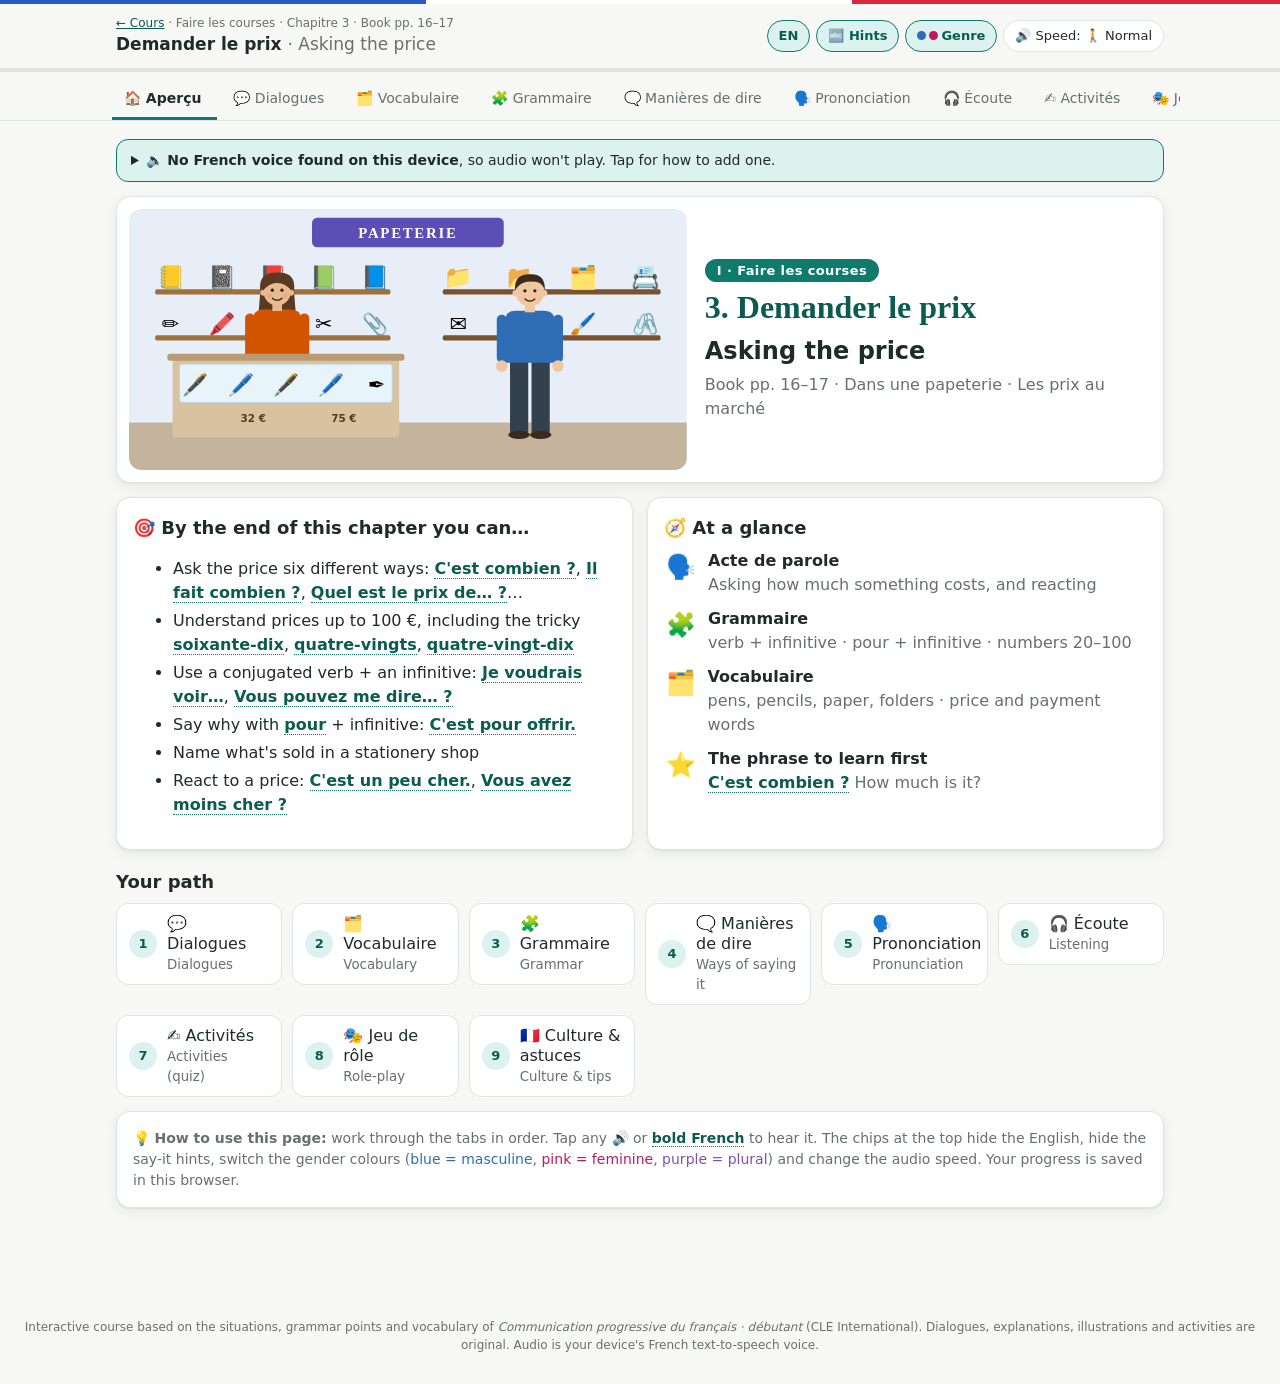
<file: docs/c03.html>
<!DOCTYPE html>
<html lang="en"><head><meta charset="utf-8"><meta name="viewport" content="width=device-width,initial-scale=1">
<title>Demander le prix · Communication progressive</title><style>:root{
  --bg:#f7f8f6; --panel:#ffffff; --ink:#1f2a2b; --muted:#66706f; --line:#dfe5e2;
  --accent:#0f7b6c; --accent-2:#0a5c51; --accent-soft:#dcf2ee;
  --bleu:#2b59c3; --rouge:#d62839;
  --good:#2f8a4f; --good-soft:#dff3e5; --bad:#c2402a; --bad-soft:#fbe3de;
  --m:#2f6db5; --m-soft:#e2eefb; --f:#c2185b; --f-soft:#fbe3ee; --pl:#7b4fb5; --pl-soft:#efe6fb;
  --radius:14px; --shadow:0 1px 2px rgba(20,40,40,.06),0 4px 14px rgba(20,40,40,.07);
  --ui:system-ui,-apple-system,"Segoe UI",Roboto,sans-serif; --serif:Georgia,"Times New Roman",serif;
}
@media (prefers-color-scheme:dark){:root{
  --bg:#141a1a; --panel:#1d2525; --ink:#e9f0ee; --muted:#9fb0ac; --line:#304040;
  --accent:#3fbfa8; --accent-2:#7fe0cc; --accent-soft:#183731;
  --good:#5cc27f; --good-soft:#1d3324; --bad:#ef7a64; --bad-soft:#3d221d;
  --m:#7fb0ef; --m-soft:#1e2b3b; --f:#f07aa8; --f-soft:#3a2030; --pl:#b896ee; --pl-soft:#2c2340;
  --shadow:none;
}}
*{box-sizing:border-box}
html,body{margin:0;background:var(--bg);color:var(--ink);font-family:var(--ui);line-height:1.5}
button{font:inherit;color:inherit;cursor:pointer}
a{color:var(--accent-2)}
.fr{font-weight:600;line-height:1.4}
.pr{color:var(--muted);font-style:italic;font-size:14px}
.en{color:var(--muted)}
body.no-pr .pr{display:none} body.no-en .en{display:none}
b.say{color:var(--accent-2);cursor:pointer;border-bottom:1px dotted var(--accent)}
b.say:hover{background:var(--accent-soft)}
/* gender colours (switchable) */
.g-m{color:var(--m)!important} .g-f{color:var(--f)!important} .g-pl{color:var(--pl)!important}
b.say.g-m{border-bottom-color:var(--m)} b.say.g-f{border-bottom-color:var(--f)} b.say.g-pl{border-bottom-color:var(--pl)}
body.no-gc .g-m,body.no-gc .g-f,body.no-gc .g-pl{color:inherit!important}
.gdot{display:inline-block;width:9px;height:9px;border-radius:50%;margin-right:-3px}.gdot.m{background:var(--m)}.gdot.f{background:var(--f)}

/* header */
header.top{position:sticky;top:0;z-index:20;background:color-mix(in srgb,var(--bg) 92%,transparent);backdrop-filter:blur(8px);border-bottom:1px solid var(--line)}
header.top::before{content:"";display:block;height:4px;background:linear-gradient(90deg,var(--bleu) 33.3%,#fff 33.3% 66.6%,var(--rouge) 66.6%)}
.top-inner{max-width:1080px;margin:0 auto;padding:10px 16px;display:flex;gap:12px;align-items:center;flex-wrap:wrap}
.brand{display:flex;flex-direction:column;min-width:0;flex:1}
.brand small{color:var(--muted);font-size:12px}
.brand b{font-size:17px}
.toggles{display:flex;gap:6px;flex-wrap:wrap;align-items:center}
.chip{border:1px solid var(--line);background:var(--panel);border-radius:999px;padding:5px 11px;font-size:13px;display:inline-flex;gap:6px;align-items:center}
.chip.on{background:var(--accent-soft);border-color:var(--accent);color:var(--accent-2);font-weight:600}
.progress{height:4px;background:var(--line)} .progress>div{height:100%;background:var(--accent);transition:width .4s}
nav.tabs{max-width:1080px;margin:0 auto;padding:8px 12px 0;display:flex;gap:4px;overflow-x:auto;scrollbar-width:none}
nav.tabs::-webkit-scrollbar{display:none}
nav.tabs a{flex:none;text-decoration:none;color:var(--muted);padding:8px 12px;border-radius:10px 10px 0 0;font-size:14px;border-bottom:3px solid transparent;white-space:nowrap}
nav.tabs a.active{color:var(--ink);font-weight:600;border-bottom-color:var(--accent)}
nav.tabs a .tick{color:var(--good);margin-inline-start:4px}

main{max-width:1080px;margin:0 auto;padding:18px 16px 80px}
h2{margin:6px 0 4px;font-size:24px} h3{margin:18px 0 8px;font-size:18px}
.h2en{font-size:16px;font-weight:400}
.lead{color:var(--muted);margin:0 0 16px}
.card{background:var(--panel);border:1px solid var(--line);border-radius:var(--radius);padding:16px;box-shadow:var(--shadow)}
.stack>*+*{margin-top:14px}
.grid{display:grid;gap:12px;grid-template-columns:repeat(auto-fill,minmax(210px,1fr))}
.row{display:flex;gap:8px;flex-wrap:wrap;align-items:center}
.btn{border:1px solid var(--line);background:var(--panel);padding:8px 14px;border-radius:10px;font-weight:500}
.btn:hover{border-color:var(--accent)}
.btn.primary{background:var(--accent);border-color:var(--accent);color:#fff}
.btn.primary:hover{background:var(--accent-2)}
.btn.small{padding:4px 10px;font-size:13px}
.play{border:none;background:var(--accent-soft);color:var(--accent-2);width:34px;height:34px;border-radius:50%;flex:none;display:inline-grid;place-items:center;font-size:14px;vertical-align:middle}
.play:hover{background:var(--accent);color:#fff}
.play.speaking{background:var(--accent);color:#fff;animation:pulse 1s infinite}
@keyframes pulse{50%{transform:scale(1.1)}}
.banner{background:var(--accent-soft);border:1px solid var(--accent);border-radius:12px;padding:10px 14px;font-size:14px;margin-bottom:14px}
.done-btn{margin-top:22px}
.muted{color:var(--muted)}
footer{text-align:center;color:var(--muted);font-size:12px;padding:30px 16px}

/* illustrations */
.scene-svg{width:100%;height:auto;display:block;border-radius:12px}
.scene-wrap{margin:10px 0 4px;border-radius:12px;overflow:hidden;border:1px solid var(--line)}
.actor .bob{transform-box:fill-box;transform-origin:50% 100%}
.actor.talking .bob{animation:talk .55s ease-in-out infinite alternate}
@keyframes talk{from{transform:translateY(0)}to{transform:translateY(-5px)}}
.actor.talking{filter:drop-shadow(0 0 6px rgba(255,205,0,.9))}
.av{flex:none;border-radius:50%}

/* overview */
.hero2{display:grid;grid-template-columns:1.25fr 1fr;gap:18px;align-items:center;padding:12px}
.hero-art{border-radius:12px;overflow:hidden}
.hero-txt .fr.big{font-family:var(--serif);font-size:32px;color:var(--accent-2);line-height:1.2;margin:6px 0}
.rub-badge{display:inline-block;color:#fff;border-radius:999px;padding:2px 12px;font-size:13px;font-weight:700;letter-spacing:.03em}
.r1{background:#0f7b6c}.r2{background:#2b59c3}.r3{background:#b5652b}.r4{background:#a3407e}.r5{background:#5b4fb5}.r6{background:#c0392b}
.ov-grid{display:grid;grid-template-columns:1fr 1fr;gap:14px}
.glance{display:flex;flex-direction:column;gap:10px}
.gl{display:flex;gap:10px;align-items:flex-start}.gl-ic{font-size:24px;width:34px;text-align:center}
.goals li{margin:4px 0}
.path{display:grid;grid-template-columns:repeat(auto-fill,minmax(160px,1fr));gap:10px}
.path a{text-decoration:none;color:var(--ink)}
.path .step{padding:10px 12px;border-radius:12px;border:1px solid var(--line);background:var(--panel);display:flex;gap:10px;align-items:center;line-height:1.25}
.path .step.done{border-color:var(--good);background:var(--good-soft)}
.path .num{width:28px;height:28px;border-radius:50%;background:var(--accent-soft);color:var(--accent-2);display:grid;place-items:center;font-weight:700;font-size:13px;flex:none}
.path .done .num{background:var(--good);color:#fff}

/* dialogue */
.dlg-head{display:flex;justify-content:space-between;gap:10px;align-items:center;flex-wrap:wrap}
.dtitle{font-size:20px;font-family:var(--serif)}
.sit-n{display:inline-grid;place-items:center;width:26px;height:26px;border-radius:50%;background:var(--accent);color:#fff;font-weight:700;font-size:14px}
.sit-n:empty{display:none}
.bubbles{display:flex;flex-direction:column;gap:10px;margin-top:10px}
.bub{display:flex;gap:10px;align-items:flex-start;max-width:88%}
.bub.right{align-self:flex-end;flex-direction:row-reverse}
.bub .body{background:var(--bg);border:1px solid var(--line);border-radius:14px;padding:8px 12px;cursor:pointer;transition:background .2s}
.bub .who{font-size:12px;color:var(--muted);font-weight:600}
.bub .fr.line{font-size:19px;display:block}
.bub.active .body{background:var(--accent-soft);border-color:var(--accent)}
.bub.m .who{color:var(--m)} .bub.f .who{color:var(--f)}
.stage-dir{align-self:center;font-style:italic;color:var(--muted);font-size:14px;background:var(--bg);border-radius:999px;padding:2px 14px}
.hidetext .bub .fr.line,.hidetext .bub .en{filter:blur(7px)} .hidetext .bub.revealed .fr.line,.hidetext .bub.revealed .en{filter:none}
.roleplay .bub.mine:not(.revealed) .fr.line,.roleplay .bub.mine:not(.revealed) .en{filter:blur(7px)}
.roleplay .bub.mine .body{border:2px dashed var(--accent)}
.shadow-cue{font-size:14px;color:var(--accent-2);font-weight:700;min-height:22px;margin-top:6px}
.dgloss{display:flex;flex-wrap:wrap;gap:6px;margin-top:12px;padding-top:10px;border-top:1px dashed var(--line)}
.gchip{border:1px solid var(--line);border-radius:999px;padding:2px 10px;font-size:14px;cursor:pointer;background:var(--bg)}

/* vocabulary */
.filters{display:flex;gap:6px;flex-wrap:wrap;margin-bottom:12px}
.picdict{display:grid;grid-template-columns:repeat(auto-fill,minmax(140px,1fr));gap:10px}
.picdict.small{grid-template-columns:repeat(auto-fill,minmax(118px,1fr));gap:8px}
.pd{display:flex;flex-direction:column;align-items:center;gap:2px;border:1px solid var(--line);border-top:5px solid var(--line);border-radius:14px;background:var(--panel);padding:10px 6px;text-align:center;box-shadow:var(--shadow);transition:transform .15s}
.pd:hover{transform:translateY(-2px)}
.pd .pd-pic{font-size:42px;line-height:1.15}
.picdict.small .pd .pd-pic{font-size:34px}
.pd .fr{font-size:16px}.pd .en{font-size:12px}
.pd-m{border-top-color:var(--m)}.pd-f{border-top-color:var(--f)}.pd-pl{border-top-color:var(--pl)}
body.no-gc .pd{border-top-color:var(--line)}
.vcard{display:flex;flex-direction:column;gap:2px;position:relative;cursor:pointer;border-left:5px solid var(--line)}
.vc-m{border-left-color:var(--m)}.vc-f{border-left-color:var(--f)}.vc-pl{border-left-color:var(--pl)}
.vcard .pic{font-size:30px;line-height:1.2}
.vcard .fr{font-size:20px}
.vcard .play{position:absolute;top:12px;right:12px}
.vcard .box{position:absolute;top:54px;right:14px;font-size:11px;color:var(--muted)}
.tag{display:inline-block;font-size:11px;background:var(--accent-soft);color:var(--accent-2);border-radius:6px;padding:1px 6px;margin-top:4px;width:max-content}
.g-tag-m{background:var(--m-soft);color:var(--m)}.g-tag-f{background:var(--f-soft);color:var(--f)}.g-tag-pl{background:var(--pl-soft);color:var(--pl)}
.flash-wrap{max-width:440px;margin:0 auto;text-align:center}
.flash{perspective:1000px;height:270px;cursor:pointer;margin:10px 0}
.flash-inner{position:relative;width:100%;height:100%;transition:transform .5s;transform-style:preserve-3d}
.flash.flipped .flash-inner{transform:rotateY(180deg)}
.flash .face{position:absolute;inset:0;backface-visibility:hidden;display:flex;flex-direction:column;align-items:center;justify-content:center;gap:6px;border-radius:18px;border:1px solid var(--line);border-top:8px solid var(--line);background:var(--panel);box-shadow:var(--shadow);padding:16px}
.flash.gb-m .face{border-top-color:var(--m)}.flash.gb-f .face{border-top-color:var(--f)}.flash.gb-pl .face{border-top-color:var(--pl)}
.flash .back{transform:rotateY(180deg);background:var(--accent-soft)}
.flash .fr{font-size:32px}
.flash .pic{font-size:50px}

/* grammar + infographics */
.gblock h3{margin-top:0;font-size:20px}
.gblock p{margin:8px 0}
.after{border-top:1px dashed var(--line);margin-top:12px}
table.g{border-collapse:collapse;width:100%;margin-top:10px}
table.g td,table.g th{border-bottom:1px solid var(--line);padding:8px;text-align:left}
table.g td.frcell{font-size:18px;white-space:nowrap}
figure.info{margin:14px 0;padding:14px;border-radius:14px;background:linear-gradient(180deg,var(--bg),var(--panel));border:1px solid var(--line)}
figure.info figcaption{font-size:13px;text-transform:uppercase;letter-spacing:.06em;color:var(--accent-2);font-weight:800;margin-bottom:10px}
.gnote{margin-top:10px;font-size:14px;background:var(--accent-soft);border-radius:10px;padding:8px 12px}
.schip{display:inline-block;margin:3px;border:1px solid var(--line);background:var(--panel);border-radius:999px;padding:3px 12px;cursor:pointer;font-weight:600}
.schip .en{font-weight:400;font-size:13px}
.end{color:var(--rouge);font-weight:800}
/* gender columns */
.gcols{display:grid;grid-template-columns:repeat(auto-fit,minmax(200px,1fr));gap:10px}
.gcol{border-radius:12px;padding:10px;border:2px solid}
.gc-m{border-color:var(--m);background:var(--m-soft)}.gc-f{border-color:var(--f);background:var(--f-soft)}.gc-pl{border-color:var(--pl);background:var(--pl-soft)}
.ghead{display:flex;gap:8px;align-items:center;margin-bottom:6px}
.gbadge{font-family:var(--serif);font-size:22px;font-weight:800;border-radius:10px;padding:0 10px;color:#fff}
.gc-m .gbadge{background:var(--m)}.gc-f .gbadge{background:var(--f)}.gc-pl .gbadge{background:var(--pl)}
/* merges */
.merges{display:flex;flex-direction:column;gap:8px}
.mrow,.eq{display:flex;gap:6px;align-items:center;flex-wrap:wrap;cursor:pointer}
.eq{justify-content:center;margin:12px 0 0}
.mb{display:inline-grid;place-items:center;min-width:48px;padding:4px 10px;border-radius:10px;font-weight:800;font-size:18px;color:#fff;font-family:var(--serif)}
.mb-p{background:#555}.mb-m{background:var(--m)}.mb-f{background:var(--f)}.mb-pl{background:var(--pl)}.mb-x{background:#888}
.mb-r{background:var(--panel);color:var(--ink);border:2px dashed var(--muted)}
.mb-r.fused{background:var(--rouge);color:#fff;border:2px solid var(--rouge);box-shadow:0 0 0 4px rgba(214,40,57,.15)}
.op{font-weight:800;color:var(--muted);font-size:18px}
.mex{margin-left:8px}
.nomerge .mb-r{opacity:.9}
/* scale */
.scale{position:relative;height:196px;margin:0 50px}
.sbar{position:absolute;left:0;right:0;top:80px;height:12px;border-radius:6px}
.smark{position:absolute;transform:translateX(-50%);display:flex;flex-direction:column;align-items:center;text-align:center;cursor:pointer;width:120px;font-size:14px;line-height:1.2}
.smark.up{top:0;justify-content:flex-end;height:78px}
.smark.dn{top:94px}
.smark .spic{font-size:20px}
.smark.up::after{content:"";width:2px;height:8px;background:var(--muted)}
.smark.dn::before{content:"";width:2px;height:8px;background:var(--muted)}
.smark .en{font-size:12px}
.sends{display:flex;justify-content:space-between;font-size:12px;color:var(--muted);font-weight:700;text-transform:uppercase}
/* ladder */
.ladder{display:flex;flex-direction:column;gap:8px}
.rung{display:flex;gap:10px;align-items:center;border-left:6px solid;border-radius:10px;background:var(--panel);padding:6px 10px}
.rname{color:#fff;border-radius:8px;padding:2px 10px;font-weight:700;display:flex;flex-direction:column;line-height:1.2;min-width:96px}
.rname small{font-weight:400;opacity:.85}
/* conjugation */
.conj{display:grid;grid-template-columns:repeat(auto-fit,minmax(200px,1fr));gap:10px}
.cverb{border:1px solid var(--line);border-radius:12px;overflow:hidden;background:var(--panel)}
.cinf{background:var(--accent);color:#fff;padding:6px 10px;cursor:pointer}.cinf .fr{color:#fff;font-size:18px}.cinf .en{color:#e8fffa}
.cform{display:flex;gap:8px;padding:4px 10px;border-top:1px solid var(--line);cursor:pointer}
.cform:hover{background:var(--accent-soft)}
.cform .cp{color:var(--muted);width:64px;flex:none;font-size:13px;padding-top:2px}
.cform .fr{font-size:17px}
.qzbox{display:inline-flex;gap:6px;align-items:center;flex-wrap:wrap}
/* compare */
.cmp{display:grid;gap:10px}
.cmpcol{border:2px solid;border-radius:12px;overflow:hidden;background:var(--panel)}
.cmphead{color:#fff;font-weight:800;padding:6px 10px;font-size:18px;font-family:var(--serif);display:flex;flex-direction:column;line-height:1.2}
.cmphead small{font-family:var(--ui);font-weight:400;font-size:12px;opacity:.9}
.cmppic{text-align:center;padding:6px}.cmppic.emo{font-size:46px}
.cmplines{padding:4px 10px 10px}.cl{padding:3px 0;cursor:pointer;display:flex;flex-direction:column}.cl .en{font-size:13px}
@media (max-width:640px){.cmp{grid-template-columns:1fr!important}}
/* documents */
.doc-fig{display:flex;flex-direction:column;align-items:center}
.doc{width:min(100%,420px);border-radius:10px;padding:16px 18px;box-shadow:0 6px 20px rgba(0,0,0,.18);position:relative}
.doc-title{font-weight:800;font-size:20px;text-align:center}
.doc-sub{text-align:center;font-size:13px;opacity:.8;margin-bottom:6px}
.doc-row{display:flex;gap:6px;align-items:baseline;padding:3px 0;cursor:pointer}
.doc-row .dots{flex:1;border-bottom:2px dotted currentColor;opacity:.35}
.doc-foot{text-align:center;font-size:13px;margin-top:8px;opacity:.85}
.doc-chalk{background:#2c3a2f;color:#f2f2e8;font-family:"Comic Sans MS","Chalkboard SE",cursive;border:8px solid #8a5a2b}
.doc-board{background:#111;color:#ffcd00;font-family:ui-monospace,Menlo,monospace}.doc-board .doc-title{color:#fff;letter-spacing:.2em}
.doc-ticket{background:#fffbe8;color:#222;border:2px dashed #b99a2b;font-family:ui-monospace,Menlo,monospace}
.doc-receipt{background:#fff;color:#222;font-family:ui-monospace,Menlo,monospace;clip-path:polygon(0 0,100% 0,100% 96%,95% 100%,90% 96%,85% 100%,80% 96%,75% 100%,70% 96%,65% 100%,60% 96%,55% 100%,50% 96%,45% 100%,40% 96%,35% 100%,30% 96%,25% 100%,20% 96%,15% 100%,10% 96%,5% 100%,0 96%)}
.doc-menu{background:#fdf6e3;color:#3a2a1e;font-family:var(--serif);border:3px double #7a3b1d}
.doc-form{background:#fff;color:#222;border:1px solid #bbb;border-top:10px solid var(--bleu)}
.doc-label{background:#fff8d6;color:#3a2a1e;border:2px solid #e0b100;border-radius:16px}
/* minis + pattern */
.minis{display:flex;flex-wrap:wrap;gap:10px;justify-content:center}
.minic{display:flex;flex-direction:column;align-items:center;border:1px solid var(--line);border-radius:12px;padding:8px 10px;background:var(--panel);cursor:pointer;min-width:120px}
.minic .en{font-size:12px}
.pattern{display:flex;flex-direction:column;gap:8px}
.prow{display:flex;flex-wrap:wrap;gap:6px;align-items:center}
.pfix{background:var(--accent);color:#fff;border-radius:10px;padding:6px 12px;font-weight:700;cursor:pointer}
.pslot{display:inline-flex;flex-direction:column;border:2px dashed var(--accent);border-radius:10px;padding:2px 8px;font-weight:600}
.pslot span{cursor:pointer;padding:1px 0}.pslot span:hover{text-decoration:underline}
/* flow (conversation map) */
.flow{position:relative;display:flex;flex-direction:column;gap:6px}
.flow::before{content:"";position:absolute;left:50%;top:44px;bottom:6px;width:3px;background:var(--line);transform:translateX(-50%)}
.lane-heads{display:flex;justify-content:space-between;font-weight:700;margin-bottom:6px}
.lane-heads span{display:flex;gap:6px;align-items:center}
.fstep{display:flex;position:relative}
.fstep.l{justify-content:flex-start}.fstep.r{justify-content:flex-end}
.fcard{width:calc(50% - 22px);display:flex;gap:10px;align-items:flex-start;background:var(--panel);border:1px solid var(--line);border-radius:12px;padding:8px 10px;cursor:pointer;box-shadow:var(--shadow)}
.fstep.l .fcard{border-left:5px solid var(--bleu)}.fstep.r .fcard{border-right:5px solid var(--rouge)}
.fn{flex:none;width:24px;height:24px;border-radius:50%;background:var(--accent);color:#fff;display:grid;place-items:center;font-weight:700;font-size:12px}
.fcard .en{font-size:13px}.fcard .alt{font-size:12px;color:var(--muted);margin-top:2px}
@media (max-width:640px){.flow::before{display:none}.fcard{width:92%}}

/* widgets */
.widget{margin-top:14px;padding:14px;border-radius:12px;background:var(--bg);border:2px dashed var(--accent)}
.widget .label{font-size:12px;text-transform:uppercase;letter-spacing:.06em;color:var(--accent-2);font-weight:800;margin-bottom:8px}
.result{font-size:40px;text-align:center;margin:8px 0;min-height:60px}
.cap{font-size:15px}
.spool{display:flex;flex-wrap:wrap;gap:6px;min-height:46px;padding:8px;border-radius:10px;background:var(--panel);border:1px solid var(--line);margin-bottom:8px}
.scols{display:grid;gap:8px}
.scol2{border:2px solid;border-radius:12px;min-height:110px;cursor:pointer;background:var(--panel);overflow:hidden}
.sch{color:#fff;font-weight:700;padding:4px 10px;text-align:center}
.sin{display:flex;flex-wrap:wrap;gap:4px;padding:6px}
.tile.small{font-size:14px;padding:1px 8px}
.pricetag{display:flex;justify-content:center;margin:6px 0}
.pt-num{background:#ffcd00;color:#1f2a2b;font-weight:800;font-size:34px;padding:4px 22px 4px 30px;border-radius:6px 30px 30px 6px;position:relative;font-family:var(--serif)}
.pt-num::before{content:"";position:absolute;left:10px;top:50%;width:10px;height:10px;border-radius:50%;background:var(--bg);transform:translateY(-50%)}
.money{display:inline-flex;flex-wrap:wrap;gap:4px;justify-content:center;margin:4px 0}
.note{display:inline-grid;place-items:center;width:54px;height:30px;border-radius:4px;font-size:12px;font-weight:800;color:#fff}
.n50{background:#e07b39}.n20{background:#3b78c2}.n10{background:#c0392b}.n5{background:#7f8c8d}
.coin{display:inline-grid;place-items:center;width:30px;height:30px;border-radius:50%;background:radial-gradient(#f5d68a,#c9a227);font-size:10px;font-weight:800;color:#5a4400;border:2px solid #b0901a}
.coin.small{width:24px;height:24px;background:radial-gradient(#e8b48a,#b5652b);color:#fff;border-color:#8a4a1a;font-size:9px}
.clockrow{display:flex;gap:18px;align-items:center;flex-wrap:wrap;justify-content:center}
.ck-big{font-size:36px;font-weight:800;font-family:ui-monospace,Menlo,monospace}
.ck-words .fr{font-size:20px}

/* expressions */
.xhead{display:flex;gap:10px;align-items:center;margin-bottom:8px;font-size:17px}
.xic{font-size:26px}
.xitems{display:grid;grid-template-columns:repeat(auto-fill,minmax(280px,1fr));gap:8px}
.xitem{display:flex;justify-content:space-between;gap:8px;align-items:center;border:1px solid var(--line);border-radius:12px;padding:8px 12px;cursor:pointer;background:var(--bg)}
.xitem:hover{border-color:var(--accent)}
.xitem .fr{font-size:17px}.xitem .en{font-size:13px}
.reg{font-size:11px;font-weight:700;border-radius:8px;padding:2px 8px;display:flex;flex-direction:column;align-items:center;line-height:1.15;flex:none}
.reg small{font-weight:400;font-size:10px}
.reg-poli{background:#e2eefb;color:#2b59c3}.reg-std{background:#e5f4e8;color:#2f8a4f}.reg-fam{background:#fdecd8;color:#b5652b}.reg-sout{background:#efe6fb;color:#7b4fb5}
.xreply{margin-top:8px;font-size:14px;color:var(--muted)}

/* sounds */
.letter{display:flex;gap:14px}
.letter .glyph{font-size:30px;font-weight:800;line-height:1.1;min-width:90px;height:80px;padding:0 8px;display:grid;place-items:center;border-radius:16px;background:var(--accent-soft);color:var(--accent-2);flex:none;cursor:pointer;text-align:center;font-family:var(--serif)}
.ex{display:inline-flex;gap:6px;align-items:center;border:1px solid var(--line);border-radius:999px;padding:2px 4px 2px 12px;margin:3px;cursor:pointer;background:var(--panel)}
.ex .fr{font-size:17px}
.pair{display:grid;grid-template-columns:1fr auto 1fr;gap:10px;align-items:center}
.pair .side{text-align:center;padding:10px;border:1px solid var(--line);border-radius:12px;cursor:pointer;background:var(--panel)}
.pair .side .fr{font-size:26px;display:block}
.vs{color:var(--muted);font-size:12px;text-align:center;max-width:160px}

/* quiz */
.quiz{max-width:680px;margin:0 auto}
.qhead{display:flex;justify-content:space-between;color:var(--muted);font-size:13px;margin-bottom:8px}
.qtag{background:var(--accent-soft);color:var(--accent-2);border-radius:6px;padding:0 6px;font-weight:600}
.qbar{height:6px;border-radius:6px;background:var(--line);overflow:hidden;margin-bottom:14px}.qbar>div{height:100%;background:var(--accent);transition:width .3s}
.qtext{font-size:18px;font-weight:600;margin-bottom:10px}
.qpic{font-size:54px;text-align:center}
.qsentence{font-size:24px;text-align:center;margin:10px 0}
.qsentence .blank{display:inline-block;min-width:70px;border-bottom:3px solid var(--accent);color:var(--accent-2)}
.opts{display:grid;gap:8px}
.opt{text-align:start;border:2px solid var(--line);background:var(--panel);border-radius:12px;padding:10px 14px;font-size:16px}
.opt:hover:not(:disabled){border-color:var(--accent)}
.opt.correct{border-color:var(--good);background:var(--good-soft)}
.opt.wrong{border-color:var(--bad);background:var(--bad-soft)}
.feedback{margin-top:12px;padding:10px 14px;border-radius:12px;font-size:15px}
.feedback.good{background:var(--good-soft);color:var(--good)} .feedback.bad{background:var(--bad-soft);color:var(--bad)}
.feedback .ex-text{color:var(--ink);display:block;margin-top:4px}
.tiles{display:flex;flex-wrap:wrap;gap:8px;justify-content:center;min-height:56px;padding:8px;border-radius:12px}
.tiles.lines{flex-direction:column;align-items:stretch}.tiles.lines .tile{text-align:left;font-size:16px}
.tiles.answer{border:2px dashed var(--line);margin-bottom:8px}
.tile{font-size:18px;border:1px solid var(--line);background:var(--panel);border-radius:10px;padding:2px 14px}
.big-play{width:72px;height:72px;font-size:28px;margin:6px auto 14px;display:grid}
.score{font-size:48px;font-weight:800;text-align:center;color:var(--accent-2)}
.match{display:grid;grid-template-columns:1fr 1fr;gap:8px}
.match .mi{border:2px solid var(--line);background:var(--panel);border-radius:10px;padding:8px;text-align:center;min-height:52px}
.match .mi .fr{font-size:17px}
.match .mi.sel{border-color:var(--accent);background:var(--accent-soft)}
.match .mi.ok{border-color:var(--good);background:var(--good-soft);opacity:.55}
.match .mi.no{border-color:var(--bad);background:var(--bad-soft)}
.tin{font:inherit;font-size:18px;padding:8px 10px;border-radius:10px;border:2px solid var(--accent);background:var(--panel);color:var(--ink);min-width:120px}
.tin.ok{border-color:var(--good);background:var(--good-soft)} .tin.no{border-color:var(--bad);background:var(--bad-soft)}
.frkeys{margin:8px 0}.frkeys .chip{font-size:16px;font-weight:700;padding:3px 11px}

/* role-play */
.rp{display:flex;flex-direction:column;gap:10px}
.rp-body{display:flex;flex-direction:column;gap:10px}
.memo{display:flex;flex-wrap:wrap;gap:6px;margin-top:8px}
.memo span{background:#fff8d6;color:#5a4400;border:1px solid #e0b100;border-radius:6px;padding:1px 8px;font-size:13px;transform:rotate(-1deg)}
.yourturn{background:var(--accent-soft);border-radius:10px;padding:8px 12px}
.rec{display:flex;gap:8px;align-items:center;flex-wrap:wrap}
.rec .dot{display:inline-block;width:10px;height:10px;border-radius:50%;background:var(--bad);animation:pulse 1s infinite}

/* culture */
.cgrid{display:grid;grid-template-columns:repeat(auto-fill,minmax(300px,1fr));gap:12px}
.ccard{display:flex;gap:12px;border-top:5px solid var(--bleu)}
.ccard:nth-child(3n+2){border-top-color:var(--rouge)}.ccard:nth-child(3n){border-top-color:var(--accent)}
.cic{font-size:34px;flex:none}
.ckind{font-size:11px;text-transform:uppercase;letter-spacing:.08em;color:var(--muted);font-weight:700}
.tipcard{display:flex;gap:12px}
.tipcard .ic{font-size:28px;flex:none}
.mist{display:flex;flex-direction:column;gap:6px}
.mrow2{display:grid;grid-template-columns:1fr 1fr 1.3fr;gap:10px;align-items:center;background:var(--panel);border:1px solid var(--line);border-radius:10px;padding:8px 12px}
.no-say{color:var(--bad);text-decoration:line-through;text-decoration-thickness:1px}
.yes-say{color:var(--good);cursor:pointer}
@media (max-width:640px){.mrow2{grid-template-columns:1fr}}

/* tests */
.tile.sel{border-color:var(--accent);background:var(--accent-soft)}
.tile.ok{border-color:var(--good);background:var(--good-soft)}
.tile.no{border-color:var(--bad);background:var(--bad-soft)}
.titems{padding-inline-start:22px;margin:6px 0} .titems li{margin:10px 0}
.qsent .fr{font-size:17px}
.qsent select{font-size:16px;max-width:100%;padding:2px 6px;border-radius:8px;border:2px solid var(--accent);background:var(--panel);color:var(--ink);margin:0 4px}
.qsent select.ok{border-color:var(--good);background:var(--good-soft)} .qsent select.no{border-color:var(--bad);background:var(--bad-soft)}
.blank{display:inline-block;min-width:60px;border-bottom:2px solid var(--accent);color:var(--accent-2);text-align:center}
.fb{font-size:14px;margin-top:2px}
.markbox{border:2px solid var(--accent);border-radius:10px;min-width:56px;text-align:center;display:flex;flex-direction:column;line-height:1.2;padding:4px}
.markbox .got{font-weight:800;font-size:18px;color:var(--accent-2);border-bottom:1px solid var(--line)} .markbox .of{font-size:13px;color:var(--muted)}
.tsec.full{border-color:var(--good)} .tsec.part{border-color:var(--accent)}
.tgrid{display:grid;grid-template-columns:repeat(auto-fill,minmax(300px,1fr));gap:4px 20px}
.tgrid .qsent{display:flex;gap:6px;align-items:center;flex-wrap:wrap}
.tgrid .tin{min-width:0;width:140px;font-size:16px;padding:4px 8px}
.mini{background:var(--bg);border-radius:10px;padding:8px 12px;border:1px solid var(--line)}
.opt-l{font-size:16px;text-align:left}

/* course home */
.home-hero{display:grid;grid-template-columns:1fr 1.1fr;gap:18px;align-items:center}
.home-hero h1{font-family:var(--serif);font-size:34px;margin:0;line-height:1.15;color:var(--accent-2)}
.rubrique{margin-top:26px}
.rubrique h2{display:flex;gap:10px;align-items:center;flex-wrap:wrap}
.rnum{color:#fff;border-radius:10px;padding:0 12px;font-family:var(--serif)}
.chapters{display:grid;grid-template-columns:repeat(auto-fill,minmax(310px,1fr));gap:10px}
.lesson-link{display:flex;gap:12px;align-items:center;text-decoration:none;color:var(--ink)}
.lesson-link .n{font-size:22px;font-weight:800;color:var(--accent-2);width:40px;text-align:center;flex:none}
.lesson-link .thumb{width:120px;flex:none;border-radius:8px;overflow:hidden;border:1px solid var(--line)}
.lesson-link .frt{font-family:var(--serif);font-size:18px;font-weight:700;color:var(--accent-2)}
.lesson-link:hover{border-color:var(--accent)}
.soon{opacity:.55}
.soon .frt{color:var(--muted)}
.test-link{border-color:var(--accent);background:var(--accent-soft)}

@media (max-width:760px){
  .brand{flex-basis:100%}
  .toggles{width:100%}
  .hero2,.ov-grid,.home-hero{grid-template-columns:1fr}
  .bub{max-width:100%}
  .bub .fr.line{font-size:17px}
  .flash{height:240px}
  .lesson-link .thumb{width:84px}
}

.speedbar{display:flex;gap:6px;align-items:center;flex-wrap:wrap;margin:8px 0 4px;font-size:13px}
.speedbar .chip{padding:3px 10px}
</style></head>
<body><script>window.LESSONS=[];window.COURSE_HOME="index.html";</script><script>// Chapitre 3 · Demander le prix (book pp. 16–17)
// Situation: Dans une papeterie (+ a short bonus scene at the market)
// Grammar: l'utilisation de l'infinitif · « pour » + infinitif · (prices and numbers)
// Dialogues and activities are original, built on the book's situation, grammar and vocabulary.
LESSONS.push({
  id: "c03", rubrique: 1, num: 3,
  title: "Asking the price",
  titleFr: "Demander le prix",
  pages: "Book pp. 16–17",
  goals: [
    "Ask the price six different ways: [[C'est combien ?]], [[Il fait combien ?]], [[Quel est le prix de… ?]]…",
    "Understand prices up to 100 €, including the tricky [[soixante-dix]], [[quatre-vingts]], [[quatre-vingt-dix]]",
    "Use a conjugated verb + an infinitive: [[Je voudrais voir…]], [[Vous pouvez me dire… ?]]",
    "Say why with [[pour]] + infinitive: [[C'est pour offrir.]]",
    "Name what's sold in a stationery shop",
    "React to a price: [[C'est un peu cher.]], [[Vous avez moins cher ?]]"
  ],
  glance: [
    ["🗣️", "Acte de parole", "Asking how much something costs, and reacting"],
    ["🧩", "Grammaire", "verb + infinitive · pour + infinitive · numbers 20–100"],
    ["🗂️", "Vocabulaire", "pens, pencils, paper, folders · price and payment words"],
    ["⭐", "The phrase to learn first", "[[C'est combien ?]] How much is it?"]
  ],

  dialogues: [
    {
      id: "d1", n: 1, title: "In a stationery shop", titleFr: "Dans une papeterie",
      note: "Paul wants to buy a fountain pen for his father. Count the infinitives: <i>Je voudrais <b>voir</b>, vous voulez <b>mettre</b>, vous pouvez me <b>dire</b>, je vais <b>prendre</b>, c'est pour <b>offrir</b></i>.",
      scene: "papeterie", staff: "La vendeuse", people: { "La vendeuse": "f5", "Paul": "m1" },
      lines: [
        ["La vendeuse", "Bonjour, monsieur. Je peux vous renseigner ?", "Hello, sir. Can I help you?"],
        ["Paul", "Oui, je voudrais voir les stylos à plume, s'il vous plaît.", "Yes, I'd like to see the fountain pens, please."],
        ["La vendeuse", "Bien sûr. Vous voulez mettre combien ?", "Of course. How much do you want to spend?"],
        ["Paul", "Je ne sais pas… entre trente et cinquante euros. Ça dépend.", "I don't know… between thirty and fifty euros. It depends."],
        ["La vendeuse", "Alors, regardez ici. Ces stylos sont tous à moins de cinquante euros.", "Then look here. These pens are all under fifty euros."],
        ["Paul", "Et le stylo vert, là, il fait combien ?", "And the green pen there, how much is it?"],
        ["La vendeuse", "Le vert ? Soixante-quinze euros.", "The green one? Seventy-five euros."],
        ["Paul", "Ah, c'est un peu cher pour moi ! Vous pouvez me dire le prix du stylo noir ?", "Oh, that's a bit expensive for me! Can you tell me the price of the black pen?"],
        ["La vendeuse", "Il fait trente-cinq euros, avec cinq cartouches.", "It's thirty-five euros, with five cartridges."],
        ["Paul", "Il est très joli. Je vais prendre le noir.", "It's very nice. I'll take the black one."],
        ["La vendeuse", "C'est pour offrir ?", "Is it a gift?"],
        ["Paul", "Oui, c'est pour mon père. Je voudrais aussi une gomme et deux crayons de couleur. Ça fait combien, en tout ?", "Yes, it's for my father. I'd also like an eraser and two coloured pencils. How much is that altogether?"],
        ["La vendeuse", "Trente-neuf euros soixante. Vous payez par carte ?", "Thirty-nine euros sixty. Are you paying by card?"],
        ["Paul", "Oui, par carte.", "Yes, by card."]
      ],
      glossary: [["Je peux vous renseigner ?", "can I help you?"], ["Vous voulez mettre combien ?", "how much do you want to spend?"], ["Ça dépend.", "it depends"], ["C'est pour offrir ?", "is it a gift?"]]
    },
    {
      id: "d2", n: "+", title: "Bonus: prices at the market", titleFr: "Les prix au marché",
      note: "A short extra scene (not in the book) to practise the book's other price questions: [[Les cerises sont à combien ?]] and prices <b>per kilo</b>.",
      scene: "marche", staff: "La marchande", people: { "La marchande": "f4", "Léo": "m5" },
      lines: [
        ["Léo", "Bonjour ! Les cerises sont à combien ?", "Hello! How much are the cherries?"],
        ["La marchande", "Six euros le kilo.", "Six euros a kilo."],
        ["Léo", "Et les abricots ?", "And the apricots?"],
        ["La marchande", "Quatre euros quatre-vingt-dix le kilo. Ils sont très bons !", "Four euros ninety a kilo. They're very good!"],
        ["Léo", "Alors, une livre d'abricots. Quel est le prix des melons ?", "Then a pound of apricots. What's the price of the melons?"],
        ["La marchande", "Deux euros cinquante pièce, ou trois pour six euros.", "Two fifty each, or three for six euros."],
        ["Léo", "Trois melons, alors ! Ça fait combien ?", "Three melons, then! How much is that?"],
        ["La marchande", "Huit euros quarante-cinq, s'il vous plaît.", "Eight forty-five, please."]
      ]
    }
  ],

  vocab: [
    { t: "une papeterie", en: "a stationery shop", pic: "🏪", cat: "La papeterie", g: "f", pr: "pa-PET-ree" },
    { t: "un stylo", en: "a pen", pic: "🖊️", cat: "La papeterie", g: "m" },
    { t: "un stylo à plume", en: "a fountain pen", pic: "🖋️", cat: "La papeterie", g: "m" },
    { t: "une cartouche", en: "an ink cartridge", pic: "🧪", cat: "La papeterie", g: "f" },
    { t: "un stylo-bille", en: "a ballpoint pen", pic: "🖊️", cat: "La papeterie", g: "m", alt: ["un stylo bille"] },
    { t: "un Bic", en: "a biro (brand used as a noun)", pic: "🖊️", cat: "La papeterie", g: "m" },
    { t: "un porte-mine", en: "a mechanical pencil", pic: "✏️", cat: "La papeterie", g: "m" },
    { t: "un crayon", en: "a pencil", pic: "✏️", cat: "La papeterie", g: "m" },
    { t: "un crayon de couleur", en: "a coloured pencil", pic: "🖍️", cat: "La papeterie", g: "m" },
    { t: "une gomme", en: "an eraser, a rubber", pic: "🧽", cat: "La papeterie", g: "f" },
    { t: "du papier à lettres", en: "writing paper", pic: "📜", cat: "La papeterie", g: "m" },
    { t: "des enveloppes", en: "envelopes", pic: "✉️", cat: "La papeterie", g: "pl" },
    { t: "un classeur", en: "a ring binder", pic: "🗂️", cat: "La papeterie", g: "m" },
    { t: "un dossier", en: "a file, a folder", pic: "📁", cat: "La papeterie", g: "m" },
    { t: "une chemise", en: "a cardboard folder (also: a shirt!)", pic: "📂", cat: "La papeterie", g: "f" },
    { t: "un cahier", en: "an exercise book", pic: "📓", cat: "La papeterie", g: "m", pr: "ka-YAY" },
    { t: "une règle", en: "a ruler", pic: "📏", cat: "La papeterie", g: "f" },
    { t: "des ciseaux", en: "scissors", pic: "✂️", cat: "La papeterie", g: "pl" },
    { t: "un agenda", en: "a diary, a planner", pic: "📔", cat: "La papeterie", g: "m", pr: "a-zhan-DA" },
    { t: "le prix", en: "the price", pic: "🏷️", cat: "Le prix", g: "m" },
    { t: "cher, chère", en: "expensive", pic: "💸", cat: "Le prix" },
    { t: "pas cher", en: "cheap, inexpensive", pic: "👍", cat: "Le prix" },
    { t: "en solde", en: "on sale, reduced", pic: "🏷️", cat: "Le prix" },
    { t: "la caisse", en: "the till, the checkout", pic: "🧾", cat: "Le prix", g: "f" },
    { t: "payer par carte", en: "to pay by card", pic: "💳", cat: "Le prix" },
    { t: "payer en espèces", en: "to pay in cash", pic: "💶", cat: "Le prix" },
    { t: "la monnaie", en: "change (coins)", pic: "🪙", cat: "Le prix", g: "f" },
    { t: "un paquet cadeau", en: "gift wrapping", pic: "🎁", cat: "Le prix", g: "m" },
    { t: "le kilo · pièce", en: "per kilo · each", pic: "⚖️", cat: "Le prix" },
    { t: "voir", en: "to see", pic: "👀", cat: "Les verbes" },
    { t: "mettre", en: "to put; to spend (on a purchase)", pic: "💶", cat: "Les verbes" },
    { t: "dépenser", en: "to spend (money)", pic: "💸", cat: "Les verbes" },
    { t: "renseigner", en: "to inform, to help with information", pic: "ℹ️", cat: "Les verbes" },
    { t: "offrir", en: "to give (as a present)", pic: "🎁", cat: "Les verbes" },
    { t: "Ça dépend.", en: "It depends.", pic: "🤷", cat: "Les verbes" },
    { t: "vingt", en: "20", pic: "2️⃣0️⃣", cat: "Les nombres", pr: "VAN (t silent)" },
    { t: "trente", en: "30", pic: "3️⃣0️⃣", cat: "Les nombres" },
    { t: "quarante", en: "40", pic: "4️⃣0️⃣", cat: "Les nombres" },
    { t: "cinquante", en: "50", pic: "5️⃣0️⃣", cat: "Les nombres" },
    { t: "soixante", en: "60", pic: "6️⃣0️⃣", cat: "Les nombres", pr: "swa-SANT" },
    { t: "soixante-dix", en: "70 (60 + 10)", pic: "7️⃣0️⃣", cat: "Les nombres" },
    { t: "quatre-vingts", en: "80 (4 × 20)", pic: "8️⃣0️⃣", cat: "Les nombres" },
    { t: "quatre-vingt-dix", en: "90 (4 × 20 + 10)", pic: "9️⃣0️⃣", cat: "Les nombres" },
    { t: "cent", en: "100", pic: "💯", cat: "Les nombres", pr: "SAN" }
  ],

  grammar: [
    {
      id: "g-inf",
      title: "Verb + infinitive: [[Je voudrais voir…]]",
      body: [
        "When two verbs follow each other, <b>only the first one is conjugated</b>. The second stays in the <b>infinitive</b> (the dictionary form ending in -er, -ir, -re, -oir): [[Je voudrais voir les stylos.]] · [[Vous pouvez me dire le prix ?]]",
        "This is the backbone of polite French. Learn the starters as blocks: <b>je voudrais</b> (I'd like to), <b>je peux</b> (I can), <b>je vais</b> (I'm going to), <b>vous voulez</b> (do you want to), <b>vous pouvez</b> (can you).",
        "Object pronouns go <b>before the infinitive</b>, not before the first verb: [[Je peux vous renseigner ?]] · [[Vous pouvez me dire… ?]]"
      ],
      info: [
        { type: "pattern", title: "🔗 Conjugated + infinitive", rows: [
          [{ opts: ["Je voudrais", "Je peux", "Je vais", "Vous voulez", "Vous pouvez"] }, { opts: ["voir les stylos", "prendre le noir", "mettre combien ?", "me dire le prix ?", "répéter, s'il vous plaît ?"] }]
        ], note: "Left box: conjugated (changes with the person). Right box: infinitive (never changes). Tap the parts to hear them." },
        { type: "conj", title: "🧩 The three starter verbs (present)", verbs: [
          { inf: "vouloir", en: "to want", forms: ["je v|eux", "tu v|eux", "il v|eut", "nous voul|ons", "vous voul|ez", "ils veul|ent"] },
          { inf: "pouvoir", en: "can, to be able to", forms: ["je p|eux", "tu p|eux", "il p|eut", "nous pouv|ons", "vous pouv|ez", "ils peuv|ent"] },
          { inf: "aller", en: "to go / going to", forms: ["je vais", "tu vas", "il va", "nous all|ons", "vous all|ez", "ils vont"] }
        ], note: "<b>Je voudrais</b> is the polite (conditional) form of <i>vouloir</i>. In a shop, always prefer it to <i>je veux</i>." }
      ],
      widget: {
        type: "sort", label: "Conjugated or infinitive? Sort the verbs from the dialogue",
        cols: [{ k: "c", label: "conjugated (changes)", color: "var(--bleu)" }, { k: "i", label: "infinitive (-er, -ir, -re, -oir)", color: "var(--accent)" }],
        items: [{ t: "voudrais", k: "c" }, { t: "voir", k: "i" }, { t: "peux", k: "c" }, { t: "renseigner", k: "i" }, { t: "voulez", k: "c" }, { t: "mettre", k: "i" }, { t: "vais", k: "c" }, { t: "prendre", k: "i" }, { t: "pouvez", k: "c" }, { t: "dire", k: "i" }, { t: "dépend", k: "c" }, { t: "offrir", k: "i" }]
      }
    },
    {
      id: "g-pour",
      title: "Why? [[pour]] + infinitive",
      body: [
        "<b>pour</b> + an infinitive gives the purpose: <i>in order to</i>. [[C'est pour offrir.]] = It's (in order) to give as a present. [[C'est pour faire un cadeau.]] [[C'est pour savoir.]] (I'm just asking, lit. it's to know).",
        "<b>pour</b> + a noun or person gives the recipient: [[C'est pour mon père.]] You'll see many more uses of <i>pour</i> in chapter 4."
      ],
      info: { type: "compare", title: "🎁 pour + …", cols: [
        { head: "pour + infinitif", en: "purpose: in order to", color: "var(--accent)", pic: "🎯", lines: [["C'est pour offrir.", "It's a gift."], ["C'est pour écrire à ma mère.", "It's for writing to my mother."], ["Je demande pour savoir.", "I'm asking just to know."]] },
        { head: "pour + nom / personne", en: "for someone or something", color: "var(--bleu)", pic: "👨", lines: [["C'est pour mon père.", "It's for my father."], ["des timbres pour l'Europe", "stamps for Europe"], ["une tarte pour six personnes", "a tart for six people"]] }
      ] }
    },
    {
      id: "g-nombres",
      title: "Prices and the numbers 20–100",
      body: [
        "From 70 French counts in twenties, like an old market: <b>70 = 60 + 10</b> [[soixante-dix]], <b>80 = 4 × 20</b> [[quatre-vingts]], <b>90 = 4 × 20 + 10</b> [[quatre-vingt-dix]].",
        "<b>et un</b> for 21, 31, 41, 51, 61 and 71: [[vingt et un]], [[soixante et onze]]. But no <i>et</i> for 81 and 91: [[quatre-vingt-un]], [[quatre-vingt-onze]].",
        "Prices: euros first, then cents, with no word for the comma: <b>39,60 €</b> = [[trente-neuf euros soixante]]. Under one euro, say cents: <b>0,50 €</b> = [[cinquante centimes]]."
      ],
      table: { head: ["Say it", "Number", "How it's built"], say: 0, rows: [
        ["soixante-dix", "70", "60 + 10"], ["soixante et onze", "71", "60 + 11"], ["soixante-quinze", "75", "60 + 15"],
        ["quatre-vingts", "80", "4 × 20 (with -s)"], ["quatre-vingt-un", "81", "4 × 20 + 1 (no s, no et)"], ["quatre-vingt-dix", "90", "4 × 20 + 10"], ["quatre-vingt-dix-neuf", "99", "4 × 20 + 19"], ["cent", "100", ""]
      ] },
      info: { type: "card", style: "label", title: "🏷️ Étiquettes de la papeterie", rows: [["stylo à plume vert", "75,00 €", "soixante-quinze euros"], ["stylo à plume noir", "35,00 €", "trente-cinq euros"], ["porte-mine", "8,90 €", "huit euros quatre-vingt-dix"], ["gomme", "1,20 €", "un euro vingt"], ["crayon de couleur", "1,70 €", "un euro soixante-dix"], ["classeur rouge", "4,50 €", "quatre euros cinquante"], ["papier à lettres", "6,95 €", "six euros quatre-vingt-quinze"]], note: "In Belgium and Switzerland you'll also hear <b>septante</b> (70) and <b>nonante</b> (90), and in parts of Switzerland <b>huitante</b> (80). Much simpler!" },
      widget: { type: "prices", label: "Price trainer · see it, hear it, then play the listening game", prices: [0.5, 1.2, 1.7, 4.5, 6.95, 8.9, 12, 16, 21, 35, 39.6, 47, 61, 71, 75, 80, 81, 91, 99] }
    }
  ],

  expressions: [
    { fn: "Asking the price", fnEn: "six ways", icon: "🏷️", items: [
      ["C'est combien ?", "How much is it?", "std", true],
      ["Il fait combien, ce stylo ?", "How much is this pen?", "std", true],
      ["Ça fait combien ?", "How much does that come to? (total)", "std", true],
      ["Les cerises sont à combien ?", "How much are the cherries?", "std"],
      ["Vous pouvez me dire le prix de ce stylo ?", "Can you tell me the price of this pen?", "poli"],
      ["Quel est le prix de ce classeur ?", "What's the price of this binder?", "sout"]
    ], reply: ["Il fait 32 €.", "C'est 8,50 €.", "Elles sont à 6 € le kilo."] },
    { fn: "The shop assistant", fnEn: "learn to recognise", icon: "🧑‍💼", items: [
      ["Je peux vous renseigner ?", "Can I help you? (with information)", "poli", true],
      ["Vous voulez mettre combien ?", "How much do you want to spend?", "std", true],
      ["C'est pour offrir ?", "Is it a gift? (shall I wrap it?)", "std", true],
      ["Vous payez par carte ?", "Are you paying by card?", "std"]
    ] },
    { fn: "Reacting to a price", fnEn: "", icon: "😮", items: [
      ["C'est un peu cher pour moi.", "That's a bit expensive for me.", "std", true],
      ["Ce n'est pas cher !", "That's cheap!", "std"],
      ["Vous avez moins cher ?", "Do you have anything cheaper?", "std", true],
      ["C'est parfait, je le prends.", "That's perfect, I'll take it.", "std"],
      ["Je peux payer par carte ?", "Can I pay by card?", "std"]
    ] }
  ],
  flow: { type: "flow", title: "🗺️ Conversation map · asking the price", lanes: ["La vendeuse", "Le client"], av: ["f5", "m1"], steps: [
    { s: 0, fr: "Bonjour. Je peux vous renseigner ?", en: "Hello. Can I help you?" },
    { s: 1, fr: "Oui, je voudrais voir les stylos.", en: "Yes, I'd like to see the pens." },
    { s: 0, fr: "Vous voulez mettre combien ?", en: "How much do you want to spend?" },
    { s: 1, fr: "Entre trente et cinquante euros.", en: "Between 30 and 50 euros.", alt: ["Je ne sais pas, ça dépend."] },
    { s: 1, fr: "Il fait combien, celui-là ?", en: "How much is that one?", alt: ["C'est combien ?", "Quel est le prix de… ?"] },
    { s: 0, fr: "Trente-cinq euros.", en: "35 euros." },
    { s: 1, fr: "Je vais prendre le noir.", en: "I'll take the black one.", alt: ["C'est un peu cher. Vous avez moins cher ?"] },
    { s: 0, fr: "C'est pour offrir ?", en: "Is it a gift?" }
  ] },

  sounds: {
    intro: "Numbers change their last sound depending on what follows. Listen carefully to <b>six</b>, <b>dix</b>, <b>vingt</b>, <b>neuf</b> and the liaison with <b>euros</b>.",
    letters: [
      { l: "six / dix", name: "three pronunciations", tip: "Alone: [s] [[six]], [[dix]]. Before a consonant: silent, [[six stylos]] = <i>si stylos</i>. Before a vowel: [z], [[six euros]] = <i>si-z-euros</i>.", ex: ["six", "six stylos", "six euros", "dix euros"] },
      { l: "vingt", name: "t silent… or not", tip: "[[vingt]] = <i>van</i>. The t is heard in 21–29 ([[vingt-deux]] = <i>vant-deux</i>) and in liaison ([[vingt euros]]). Not in 80s: [[quatre-vingt-deux]].", ex: ["vingt", "vingt-deux", "vingt euros", "quatre-vingt-deux"] },
      { l: "neuf €", name: "f → v", tip: "Before <i>ans</i> and <i>heures</i> (and in everyday speech before <i>euros</i>), [[neuf]] can sound like <i>neuv</i>. Elsewhere the f is heard: [[neuf stylos]].", ex: ["neuf", "neuf euros", "neuf stylos"] },
      { l: "‿euros", name: "liaison", tip: "Numbers link to <i>euros</i>: [[deux euros]] (z), [[trois euros]] (z), [[un euro]] (n), [[cent euros]] (t).", ex: ["deux euros", "trois euros", "un euro", "cent euros"] },
      { l: "soixante", name: "x = [s]", tip: "The x in [[soixante]] sounds like s: <i>swa-SANT</i>.", ex: ["soixante", "soixante-dix", "soixante-quinze"] }
    ],
    pairs: [
      { a: ["seize euros", "16 €"], b: ["treize euros", "13 €"], note: "s- / tr-" },
      { a: ["deux euros", "2 €"], b: ["douze euros", "12 €"], note: "eu / ou" },
      { a: ["six stylos", "6 pens"], b: ["dix stylos", "10 pens"], note: "s / d" },
      { a: ["trente euros", "30 €"], b: ["treize euros", "13 €"], note: "-ente / -eize" },
      { a: ["quarante euros", "40 €"], b: ["quatorze euros", "14 €"], note: "watch the endings" }
    ]
  },
  classify: {
    label: "💶 Quel prix ?", q: "Which price did you hear?",
    options: ["moins de 20 €", "20 € à 59 €", "60 € à 79 €", "80 € et plus"],
    items: [
      { say: "soixante-quinze euros", a: 2, en: "75 €" }, { say: "trente-cinq euros", a: 1, en: "35 €" }, { say: "quatre-vingt-dix euros", a: 3, en: "90 €" },
      { say: "seize euros", a: 0, en: "16 €" }, { say: "soixante et onze euros", a: 2, en: "71 €" }, { say: "quarante-sept euros", a: 1, en: "47 €" },
      { say: "quatre-vingt-un euros", a: 3, en: "81 €" }, { say: "huit euros quatre-vingt-dix", a: 0, en: "8,90 €" }, { say: "soixante-deux euros", a: 2, en: "62 €" },
      { say: "cinquante-neuf euros", a: 1, en: "59 €" }, { say: "quatre-vingt-dix-neuf euros", a: 3, en: "99 €" }, { say: "douze euros", a: 0, en: "12 €" }
    ]
  },

  practice: [
    { type: "tf", tag: "Dialogue", s: "Paul sait exactement combien il veut dépenser.", ok: false, explain: "Je ne sais pas… entre trente et cinquante euros. Ça dépend." },
    { type: "tf", tag: "Dialogue", s: "Le stylo vert est trop cher pour Paul.", ok: true, explain: "C'est un peu cher pour moi ! (75 €)" },
    { type: "tf", tag: "Dialogue", s: "Il achète un stylo bleu.", ok: false, explain: "Je vais prendre le noir." },
    { type: "tf", tag: "Dialogue", s: "Paul veut faire un cadeau.", ok: true, explain: "C'est pour mon père." },
    { type: "tf", tag: "Dialogue", s: "Paul paie en espèces.", ok: false, explain: "Oui, par carte." },
    { type: "fill", tag: "Infinitif", sentence: "Vous voulez ___ combien ?", options: ["mettre", "mettez", "met"], answer: 0, explain: "vouloir + infinitive: [[Vous voulez mettre combien ?]]" },
    { type: "fill", tag: "Infinitif", sentence: "Je vais ___ le classeur rouge.", options: ["prends", "prendre", "prenez"], answer: 1, explain: "[[Je vais prendre…]]" },
    { type: "fill", tag: "Infinitif", sentence: "Je peux vous ___ ?", options: ["renseigner", "renseigne", "renseignez"], answer: 0 },
    { type: "fill", tag: "Infinitif", sentence: "Je voudrais ___ les stylos à plume.", options: ["vois", "voir", "voyez"], answer: 1 },
    { type: "fill", tag: "Infinitif", sentence: "Vous pouvez me ___ le prix de ce porte-mine ?", options: ["dire", "dites", "dit"], answer: 0 },
    { type: "fill", tag: "Vocabulaire", sentence: "J'efface avec une ___.", options: ["gomme", "cartouche", "règle"], answer: 0, en: "I rub out with an eraser." },
    { type: "fill", tag: "Vocabulaire", sentence: "L'enfant dessine avec un ___ de couleur.", options: ["stylo", "crayon", "classeur"], answer: 1 },
    { type: "fill", tag: "Vocabulaire", sentence: "Je mets les documents dans un ___.", options: ["papier", "dossier", "porte-mine"], answer: 1 },
    { type: "fill", tag: "Vocabulaire", sentence: "Je voudrais du papier ___ lettres.", options: ["à", "de", "pour"], answer: 0, explain: "[[du papier à lettres]] = writing paper." },
    { type: "mcq", tag: "Associez", q: "Complete: « Les enveloppes sont… »", options: ["à combien ?", "combien ?", "le prix de ce stylo ?"], answer: 0, sayAnswer: true, explain: "[[Les enveloppes sont à combien ?]]" },
    { type: "mcq", tag: "Associez", q: "Complete: « Quel est… »", options: ["à combien ?", "le prix de ce classeur ?", "combien ?"], answer: 1, sayAnswer: true },
    { type: "mcq", tag: "Associez", q: "« Ça fait combien ? » is used…", options: ["to ask the price of one item", "to ask for the total", "to ask for a discount"], answer: 1 },
    { type: "listen", tag: "Les nombres", say: "soixante-quinze euros", options: ["65 €", "75 €", "95 €", "57 €"], answer: 1 },
    { type: "listen", tag: "Les nombres", say: "quatre-vingt-dix-neuf euros", options: ["89 €", "4,99 €", "99 €", "90 €"], answer: 2 },
    { type: "listen", tag: "Les nombres", say: "trente-neuf euros soixante", options: ["39,60 €", "36,90 €", "39,16 €", "30,96 €"], answer: 0 },
    { type: "listen", tag: "Les nombres", say: "soixante et onze euros", options: ["61 €", "71 €", "11 €", "81 €"], answer: 1 },
    { type: "type", tag: "Les nombres", q: "Write in words: 80", answers: ["quatre-vingts"], explain: "80 takes an -s: [[quatre-vingts]]. 81 does not: [[quatre-vingt-un]]." },
    { type: "type", tag: "Les nombres", q: "Write in words: 70", answers: ["soixante-dix"] },
    { type: "type", tag: "Écrivez", q: "Ask the price of the binder, using « Il fait combien… »", answers: ["Il fait combien, ce classeur ?", "Ce classeur fait combien ?", "Il fait combien ce classeur ?"] },
    { type: "reply", tag: "Que répondre ?", prompt: "Vous voulez mettre combien ?", options: ["Entre vingt et trente euros.", "Je mets le stylo dans mon sac.", "Je veux mettre la table."], answer: 0 },
    { type: "reply", tag: "Que répondre ?", prompt: "C'est pour offrir ?", options: ["Oui, c'est pour ma sœur.", "Non, c'est pour moi offrir.", "Oui, c'est offert."], answer: 0 },
    { type: "order", tag: "Construisez", en: "Can you tell me the price of this pen?", words: ["Vous", "pouvez", "me", "dire", "le", "prix", "de", "ce", "stylo", "?"] }
  ],

  roleplays: [
    { title: "🏷️ Five prices, five questions", brief: "You're in a papeterie. Ask the price of five items, using a <b>different</b> question each time (book activity).", memo: ["un porte-mine", "un stylo à plume", "des crayons de couleur", "des chemises", "du papier à lettres"], partner: "f5", you: "m1",
      turns: [
        { them: "Bonjour ! Je peux vous renseigner ?", hint: "Ask how much the mechanical pencil is with [[C'est combien… ?]]", you: "Oui, c'est combien, ce porte-mine ?" },
        { them: "Huit euros quatre-vingt-dix.", hint: "Now the fountain pen, with [[Il fait combien… ?]]", you: "Et ce stylo à plume, il fait combien ?" },
        { them: "Trente-cinq euros.", hint: "The coloured pencils, with [[… sont à combien ?]]", you: "Les crayons de couleur sont à combien ?" },
        { them: "Un euro soixante-dix pièce.", hint: "The folders, with [[Vous pouvez me dire le prix de… ?]]", you: "Vous pouvez me dire le prix des chemises ?" },
        { them: "Trois euros les cinq.", hint: "The writing paper, with [[Quel est le prix de… ?]]", you: "Quel est le prix du papier à lettres ?" },
        { them: "Six euros quatre-vingt-quinze.", hint: "Decide: say what you'll take.", you: "Je vais prendre le porte-mine et le papier à lettres, s'il vous plaît." }
      ] }
  ],

  culture: [
    { icon: "💶", kind: "Remarque culturelle", t: "[[Vous voulez mettre combien ?]]", d: "This is how a French shop assistant asks about your budget, literally <i>how much do you want to put?</i>. They never say <i>dépenser</i> (spend) here: it would sound too blunt." },
    { icon: "🎁", kind: "Remarque linguistique", t: "[[C'est pour offrir ?]]", d: "= <i>c'est pour faire un cadeau</i>. If you say yes, most shops gift-wrap for free (<i>un paquet cadeau</i>), and often remove the price tag." },
    { icon: "ℹ️", kind: "Remarque linguistique", t: "[[Je peux vous renseigner ?]]", d: "= <i>je peux vous donner des informations ?</i>, the standard opening of a shop assistant. If you're just browsing: [[Non merci, je regarde.]] (chapter 6)." },
    { icon: "🇧🇪", kind: "Langue", t: "Septante, nonante", d: "Belgians and Swiss count 70 and 90 as <b>septante</b> and <b>nonante</b>; in parts of Switzerland 80 is <b>huitante</b>. In France: soixante-dix, quatre-vingts, quatre-vingt-dix." },
    { icon: "🖊️", kind: "Culture", t: "Un Bic", d: "The French company Bic made the ballpoint pen so popular that <i>un Bic</i> means any biro, like a brand-name noun." },
    { icon: "🏷️", kind: "Culture", t: "Les soldes", d: "Sales in France happen on official dates, in January and in summer. Look for <i>soldes</i>, <i>-30 %</i>, <i>prix barré</i>." }
  ],
  tips: [
    { icon: "🧮", t: "Think in twenties", d: "For 70–99, do the maths out loud: 93 = 4 × 20 + 13 = [[quatre-vingt-treize]]." },
    { icon: "🔗", t: "One conjugated verb per block", d: "If two verbs are next to each other, the second is almost always an infinitive: <i>je vais <b>prendre</b></i>, <i>vous pouvez <b>répéter</b></i>." },
    { icon: "👂", t: "Ask them to repeat", d: "Prices go by fast. [[Vous pouvez répéter, s'il vous plaît ?]] is a perfect sentence for this chapter's grammar, and very useful." }
  ],
  mistakes: [
    ["Je voudrais vois les stylos.", "Je voudrais voir les stylos.", "second verb = infinitive"],
    ["Vous pouvez me dites le prix ?", "Vous pouvez me dire le prix ?", "infinitive after pouvoir"],
    ["Vous voulez dépenser combien ?", "Vous voulez mettre combien ?", "what the French actually say"],
    ["quatre-vingts-un", "quatre-vingt-un", "80 loses its -s when followed by a number"],
    ["soixante-onze", "soixante et onze", "et for 71"],
    ["C'est pour offre.", "C'est pour offrir.", "pour + infinitive"]
  ]
});
</script><script>/* Illustration library for the Communication progressive course.
   Everything is drawn as inline SVG (no image files): characters, shop/scene backdrops and small
   diagrams used by the grammar infographics. window.ART is used by engine.js. */
(function () {
  "use strict";

  /* ---------- cast: the look of each character kind ---------- */
  // skin, hair colour, hair style, top, bottom, skirt?, extra
  const CAST = {
    m1: { skin: "#f1c7a1", hair: "#3b2a1e", hs: "short", top: "#2f6db5", bottom: "#33414f" },
    m2: { skin: "#c98e62", hair: "#1b1b1b", hs: "short", top: "#1f8a8a", bottom: "#4a3b2e", beard: true },
    m3: { skin: "#8d5a3b", hair: "#141414", hs: "curly", top: "#e0a526", bottom: "#2c3e50" },
    m4: { skin: "#f3d2b4", hair: "#9a9a9a", hs: "bald", top: "#7a4b8c", bottom: "#3a3a3a", glasses: true },
    m5: { skin: "#e9b98f", hair: "#c58a3a", hs: "short", top: "#c0392b", bottom: "#2d4f6b" },
    m6: { skin: "#f0c8a0", hair: "#5a3a22", hs: "short", top: "#3f7a5a", bottom: "#555", glasses: true },
    f1: { skin: "#f1c7a1", hair: "#7a2a1c", hs: "long", top: "#a3407e", bottom: "#33414f", skirt: true },
    f2: { skin: "#c98e62", hair: "#1b1b1b", hs: "bun", top: "#6b4e9b", bottom: "#2c3e50" },
    f3: { skin: "#f3d2b4", hair: "#d9a74a", hs: "bob", top: "#c0392b", bottom: "#2d4f6b", skirt: true },
    f4: { skin: "#8d5a3b", hair: "#141414", hs: "curly", top: "#3f7a5a", bottom: "#4a3b2e", skirt: true },
    f5: { skin: "#e9b98f", hair: "#5a3a22", hs: "long", top: "#d35400", bottom: "#2c3e50" },
    f6: { skin: "#f3d2b4", hair: "#b8b8b8", hs: "bun", top: "#2f6db5", bottom: "#555", skirt: true, glasses: true }
  };
  const SHOES = "#3a2a1e", INK = "#2b2118";

  /* ---------- one standing character; feet at (0,0), about 200 units tall ---------- */
  // o: { outfit: "apron"|"uniform"|"vest"|"suit"|"coat", oc: outfit colour, phone, sit, wave, hold: emoji }
  function person(kind, o = {}) {
    const L = CAST[kind] || CAST.m1, s = L.skin, hc = L.hair;
    const p = [];
    // hair behind the head
    if (L.hs === "long") p.push(`<path d="M-21,-176 Q-24,-200 0,-199 Q24,-200 21,-176 L24,-138 Q0,-130 -24,-138Z" fill="${hc}"/>`);
    if (L.hs === "bob") p.push(`<path d="M-21,-176 Q-24,-200 0,-199 Q24,-200 21,-176 L22,-158 Q0,-152 -22,-158Z" fill="${hc}"/>`);
    // legs / skirt
    if (o.sit) {
      p.push(`<rect x="-24" y="-92" width="48" height="26" rx="8" fill="${L.bottom}"/>`);
    } else if (L.skirt) {
      p.push(`<rect x="-15" y="-60" width="9" height="56" fill="${s}"/><rect x="6" y="-60" width="9" height="56" fill="${s}"/>`);
      p.push(`<path d="M-26,-94 L26,-94 L33,-52 L-33,-52Z" fill="${L.bottom}"/>`);
    } else {
      p.push(`<rect x="-24" y="-94" width="22" height="90" rx="4" fill="${L.bottom}"/><rect x="2" y="-94" width="22" height="90" rx="4" fill="${L.bottom}"/>`);
    }
    if (!o.sit) p.push(`<ellipse cx="-13" cy="-3" rx="13" ry="5" fill="${SHOES}"/><ellipse cx="13" cy="-3" rx="13" ry="5" fill="${SHOES}"/>`);
    // torso
    const top = o.outfit === "vest" || o.outfit === "suit" ? "#ffffff" : L.top;
    p.push(`<path d="M-30,-90 L-30,-140 Q-30,-153 -17,-153 L17,-153 Q30,-153 30,-140 L30,-90Z" fill="${top}"/>`);
    if (o.outfit === "vest") p.push(`<path d="M-30,-90 L-30,-140 Q-30,-153 -17,-153 L-6,-153 L0,-115 L0,-90Z M30,-90 L30,-140 Q30,-153 17,-153 L6,-153 L0,-115 L0,-90Z" fill="${o.oc || "#222"}"/><path d="M-4,-150 L4,-150 L0,-142Z" fill="#222"/>`);
    if (o.outfit === "suit") p.push(`<path d="M-30,-90 L-30,-140 Q-30,-153 -17,-153 L-8,-153 L0,-112 L0,-90Z M30,-90 L30,-140 Q30,-153 17,-153 L8,-153 L0,-112 L0,-90Z" fill="${o.oc || "#2c3e50"}"/><path d="M-3,-152 L3,-152 L5,-120 L0,-114 L-5,-120Z" fill="#c0392b"/>`);
    if (o.outfit === "uniform") p.push(`<path d="M-10,-153 L0,-140 L10,-153" fill="none" stroke="#fff" stroke-width="3"/><rect x="10" y="-138" width="12" height="8" rx="2" fill="#ffcd00"/>`);
    if (o.outfit === "apron") p.push(`<path d="M-21,-140 L21,-140 L26,-60 L-26,-60Z" fill="${o.oc || "#fff"}" stroke="rgba(0,0,0,.12)"/><path d="M-21,-140 L-10,-153 M21,-140 L10,-153" stroke="${o.oc || "#fff"}" stroke-width="3"/><rect x="-11" y="-112" width="22" height="12" rx="2" fill="rgba(0,0,0,.08)"/>`);
    if (o.outfit === "coat") p.push(`<path d="M-31,-62 L-31,-140 Q-31,-153 -17,-153 L-6,-153 L0,-120 L6,-153 L17,-153 Q31,-153 31,-140 L31,-62Z" fill="${o.oc || "#8a6d4b"}"/><circle cx="0" cy="-104" r="2" fill="#333"/><circle cx="0" cy="-88" r="2" fill="#333"/>`);
    // arms + hands
    const arm = o.outfit === "suit" || o.outfit === "vest" ? (o.oc || "#2c3e50") : o.outfit === "coat" ? (o.oc || "#8a6d4b") : L.top;
    if (o.phone) {
      p.push(`<rect x="-40" y="-148" width="12" height="58" rx="6" fill="${arm}"/><circle cx="-34" cy="-86" r="7" fill="${s}"/>`);
      p.push(`<path d="M28,-146 L40,-146 L32,-180 L22,-176Z" fill="${arm}"/><circle cx="25" cy="-180" r="7" fill="${s}"/>`);
    } else if (o.wave) {
      p.push(`<rect x="-40" y="-148" width="12" height="58" rx="6" fill="${arm}"/><circle cx="-34" cy="-86" r="7" fill="${s}"/>`);
      p.push(`<path d="M28,-148 L40,-148 L52,-188 L42,-192Z" fill="${arm}"/><circle cx="48" cy="-196" r="8" fill="${s}"/>`);
    } else {
      p.push(`<rect x="-40" y="-148" width="12" height="58" rx="6" fill="${arm}"/><rect x="28" y="-148" width="12" height="58" rx="6" fill="${arm}"/>`);
      p.push(`<circle cx="-34" cy="-86" r="7" fill="${s}"/><circle cx="34" cy="-86" r="7" fill="${s}"/>`);
    }
    // neck + head
    p.push(`<rect x="-6" y="-161" width="12" height="10" fill="${s}"/><circle cx="-17" cy="-174" r="4" fill="${s}"/><circle cx="17" cy="-174" r="4" fill="${s}"/><circle cx="0" cy="-175" r="17" fill="${s}"/>`);
    // hair on top
    if (L.hs === "short") p.push(`<path d="M-18,-178 Q-19,-198 0,-197 Q19,-198 18,-178 Q14,-189 2,-188 Q-10,-189 -18,-178Z" fill="${hc}"/>`);
    if (L.hs === "long" || L.hs === "bob") p.push(`<path d="M-18,-176 Q-16,-196 0,-195 Q16,-196 18,-176 Q10,-187 -2,-186 Q-11,-185 -18,-176Z" fill="${hc}"/>`);
    if (L.hs === "bun") p.push(`<circle cx="0" cy="-198" r="9" fill="${hc}"/><path d="M-18,-176 Q-18,-195 0,-195 Q18,-195 18,-176 Q9,-186 0,-186 Q-9,-186 -18,-176Z" fill="${hc}"/>`);
    if (L.hs === "curly") p.push([[-14, -186], [-6, -192], [3, -193], [11, -189], [16, -181], [-17, -178]].map(([x, y]) => `<circle cx="${x}" cy="${y}" r="7" fill="${hc}"/>`).join(""));
    if (L.hs === "bald") p.push(`<path d="M-18,-170 Q-19,-182 -14,-186 M18,-170 Q19,-182 14,-186" stroke="${hc}" stroke-width="5" fill="none" stroke-linecap="round"/>`);
    if (L.beard) p.push(`<path d="M-15,-172 Q-14,-154 0,-153 Q14,-154 15,-172 Q8,-164 0,-164 Q-8,-164 -15,-172Z" fill="${hc}"/>`);
    // face
    p.push(`<circle cx="-6" cy="-177" r="2" fill="${INK}"/><circle cx="6" cy="-177" r="2" fill="${INK}"/><path d="M-6,-167 Q0,-162 6,-167" stroke="${INK}" stroke-width="1.6" fill="none" stroke-linecap="round"/>`);
    if (kind[0] === "f") p.push(`<circle cx="-10" cy="-170" r="3" fill="#e88" opacity=".35"/><circle cx="10" cy="-170" r="3" fill="#e88" opacity=".35"/>`);
    if (L.glasses) p.push(`<g stroke="${INK}" stroke-width="1.4" fill="none"><circle cx="-6" cy="-177" r="5"/><circle cx="6" cy="-177" r="5"/><path d="M-1,-177 L1,-177"/></g>`);
    if (o.phone) p.push(`<text x="18" y="-170" font-size="16">📱</text>`);
    if (o.hold) p.push(`<text x="22" y="-80" font-size="26">${o.hold}</text>`);
    return p.join("");
  }
  const placed = (kind, x, y, sc, o, who) => `<g class="actor" data-who="${who || ""}" transform="translate(${x},${y}) scale(${sc})"><g class="bob">${person(kind, o)}</g></g>`;

  // head-and-shoulders avatar for speech bubbles and lists
  function avatar(kind, size = 46, o = {}) {
    const L = CAST[kind] || CAST.m1;
    return `<svg class="av" width="${size}" height="${size}" viewBox="-34 -212 68 68" aria-hidden="true"><defs><clipPath id="c${kind}${size}"><circle cx="0" cy="-178" r="33"/></clipPath></defs><circle cx="0" cy="-178" r="33" fill="${L.top}22"/><g clip-path="url(#c${kind}${size})">${person(kind, o)}</g></svg>`;
  }

  /* ---------- scenery helpers ---------- */
  const E = (e, x, y, sz = 28) => `<text x="${x}" y="${y}" font-size="${sz}" text-anchor="middle" dominant-baseline="central">${e}</text>`;
  const row = (arr, x0, x1, y, sz) => arr.map((e, i) => E(e, x0 + (arr.length === 1 ? (x1 - x0) / 2 : i * (x1 - x0) / (arr.length - 1)), y, sz)).join("");
  const shelf = (x, y, w, items, sz = 26, wood = "#a0703c") => `<rect x="${x}" y="${y}" width="${w}" height="6" rx="2" fill="${wood}"/>${row(items, x + 18, x + w - 18, y - sz / 2 - 1, sz)}`;
  const sign = (t, bg, fg, x = 320, w = 300, y = 10) => `<rect x="${x - w / 2}" y="${y}" width="${w}" height="34" rx="6" fill="${bg}"/><text x="${x}" y="${y + 23}" font-size="17" font-weight="800" letter-spacing="2" text-anchor="middle" fill="${fg}" font-family="Georgia,serif">${t}</text>`;
  const floor = (c, y = 245) => `<rect x="0" y="${y}" width="640" height="${300 - y}" fill="${c}"/>`;
  const wall = (c) => `<rect x="0" y="0" width="640" height="300" fill="${c}"/>`;
  const counter = (x, w, c, top = [], sz = 24, y = 170) => `<rect x="${x}" y="${y}" width="${w}" height="${262 - y}" rx="4" fill="${c}"/><rect x="${x - 6}" y="${y - 6}" width="${w + 12}" height="10" rx="3" fill="${shade(c, -25)}"/>${row(top, x + 24, x + w - 24, y - 6 - sz / 2, sz)}`;
  const glassCase = (x, w, items, sz = 24) => `<rect x="${x}" y="172" width="${w}" height="90" rx="4" fill="#d9c2a0"/><rect x="${x + 8}" y="178" width="${w - 16}" height="44" rx="3" fill="#e8f4fb" stroke="#b7d5e6"/>${row(items, x + 26, x + w - 26, 202, sz)}<rect x="${x - 6}" y="166" width="${w + 12}" height="8" rx="3" fill="#b99a74"/>`;
  const awning = (x, w, c1, c2, y = 0, h = 40) => { let s = ""; const n = Math.round(w / 32); for (let i = 0; i < n; i++) s += `<path d="M${x + i * w / n},${y} h${w / n} v${h} q-${w / n / 2},12 -${w / n},0Z" fill="${i % 2 ? c2 : c1}"/>`; return s; };
  const win = (x, y, w, h, inside = "") => `<rect x="${x}" y="${y}" width="${w}" height="${h}" rx="4" fill="#bfe3f5" stroke="#fff" stroke-width="5"/>${inside}<path d="M${x + w / 2},${y} V${y + h}" stroke="#fff" stroke-width="4"/>`;
  function shade(hex, amt) { const n = parseInt(hex.slice(1), 16); const c = v => Math.max(0, Math.min(255, v + amt)); return "#" + [c(n >> 16), c((n >> 8) & 255), c(n & 255)].map(v => v.toString(16).padStart(2, "0")).join(""); }

  /* ---------- scenes ---------- */
  // each: back (drawn behind the people), front (drawn in front: counters), outfit for the staff, staff x / client x
  const SCENES = {
    boulangerie: {
      outfit: "apron", oc: "#fff",
      back: () => wall("#f6e3c4") + floor("#c9a27a") + sign("BOULANGERIE · PÂTISSERIE", "#7a3b1d", "#ffe9c2", 320, 380) +
        shelf(40, 98, 260, ["🥖", "🥖", "🥖", "🍞", "🍞"], 30) + shelf(40, 150, 260, ["🥐", "🥐", "🥨", "🥯", "🥐"], 26) +
        win(400, 60, 200, 120, row(["🌳", "🏠", "🌳"], 420, 580, 140, 30)),
      front: () => glassCase(50, 260, ["🥧", "🍰", "🧁", "🍫", "🍮"], 26)
    },
    poste: {
      outfit: "uniform",
      back: () => wall("#fff4c2") + `<rect x="0" y="0" width="640" height="54" fill="#003da5"/>` + floor("#cfd6de") + sign("LA POSTE", "#ffcd00", "#003da5", 320, 200, 10) +
        `<rect x="60" y="70" width="220" height="80" rx="6" fill="#ffffff" stroke="#ccc"/>` + row(["✉️", "📦", "💌", "📬"], 85, 255, 110, 28) +
        `<rect x="470" y="80" width="56" height="90" rx="10" fill="#ffcd00" stroke="#c9a000"/><rect x="482" y="100" width="32" height="6" rx="3" fill="#003da5"/>` + E("📮", 600, 130, 34),
      front: () => counter(50, 270, "#003da5", ["⚖️", "📦", "🖊️", "📄"], 24)
    },
    marche: {
      outfit: "apron", oc: "#3f7a5a",
      back: () => `<rect x="0" y="0" width="640" height="300" fill="#bfe3f5"/>` + E("☀️", 600, 40, 34) + `<rect x="0" y="180" width="640" height="120" fill="#b9b1a5"/>` +
        [...Array(16)].map((_, i) => `<ellipse cx="${20 + i * 40}" cy="${270 + (i % 2) * 14}" rx="18" ry="7" fill="#a39a8c"/>`).join("") +
        awning(30, 300, "#c0392b", "#fff", 30, 36) + `<rect x="36" y="66" width="6" height="110" fill="#7a5230"/><rect x="318" y="66" width="6" height="110" fill="#7a5230"/>` +
        E("🌳", 470, 120, 80) + E("⛪", 560, 150, 50),
      front: () => `<rect x="30" y="178" width="300" height="84" rx="4" fill="#8a5a2b"/>` +
        [0, 1, 2, 3].map(i => `<rect x="${38 + i * 72}" y="160" width="66" height="34" rx="3" fill="#c48a4a" stroke="#8a5a2b"/>`).join("") +
        row(["🍅", "🥒", "🫑", "🍎"], 71, 287, 170, 22) + row(["🍓", "🍋", "🥕", "🌿"], 71, 287, 226, 22) + `<text x="300" y="214" font-size="12" font-weight="700" fill="#fff">2,50 €/kg</text>`
    },
    epicerie: {
      outfit: "apron", oc: "#7a3b1d",
      back: () => wall("#efe6d8") + floor("#b5895a") + sign("ÉPICERIE FINE", "#2d4f6b", "#fff", 320, 280) +
        shelf(30, 90, 270, ["🍝", "🍚", "🫙", "🍯", "🥫"], 26) + shelf(30, 140, 270, ["🍷", "🍾", "💧", "🫒", "🧂"], 26) +
        shelf(360, 90, 250, ["🥫", "🥫", "🍪", "🍪"], 26, "#7a5230") + shelf(360, 140, 250, ["🧃", "🥛", "🥛", "🧈"], 26, "#7a5230") + shelf(360, 190, 250, ["🍬", "☕", "🍫", "🍵"], 24, "#7a5230"),
      front: () => counter(40, 270, "#7a5230", ["🧀", "🥚", "🍖", "🧈"], 26)
    },
    papeterie: {
      outfit: null,
      back: () => wall("#e8eef7") + floor("#c4b49e") + sign("PAPETERIE", "#5b4fb5", "#fff", 320, 220) +
        shelf(30, 92, 270, ["📒", "📓", "📕", "📗", "📘"], 26) + shelf(30, 145, 270, ["✏️", "🖍️", "📏", "✂️", "📎"], 24) +
        shelf(360, 92, 250, ["📁", "📂", "🗂️", "📇"], 26, "#7a5230") + shelf(360, 145, 250, ["✉️", "📜", "🖌️", "🖇️"], 24, "#7a5230"),
      front: () => glassCase(50, 260, ["🖋️", "🖊️", "🖋️", "🖊️", "✒️"], 24) + `<text x="128" y="244" font-size="12" font-weight="700" fill="#5a3a22">32 €</text><text x="232" y="244" font-size="12" font-weight="700" fill="#5a3a22">75 €</text>`
    },
    poissonnerie: {
      outfit: "apron", oc: "#dfeefa",
      back: () => wall("#dbeef7") + [...Array(10)].map((_, i) => `<rect x="${i * 64}" y="54" width="62" height="2" fill="#bcd8e8"/>`).join("") + floor("#9fb7c4") + sign("POISSONNERIE", "#1f5f8b", "#fff", 320, 260) +
        E("⚓", 560, 110, 46) + E("🐟", 470, 100, 30) + E("🦞", 520, 160, 30),
      front: () => `<rect x="30" y="176" width="300" height="86" rx="4" fill="#1f5f8b"/><path d="M24,176 L336,176 L320,150 L40,150Z" fill="#eaf6fb"/>` +
        row(["🐟", "🦐", "🦀", "🦪", "🐠", "🦞"], 60, 300, 160, 22) + `<text x="40" y="200" font-size="12" font-weight="700" fill="#fff">plateau classique 20 € · mélangé 30 €</text>`
    },
    cafe: {
      outfit: "vest", oc: "#222", clientSit: true,
      back: () => wall("#7a3b1d") + `<rect x="0" y="150" width="640" height="95" fill="#5a2a12"/>` + floor("#d9c7a8") + sign("CAFÉ DE LA PAIX", "#1b1b1b", "#f5d68a", 320, 280) +
        `<rect x="222" y="62" width="132" height="92" rx="6" fill="#2c3a2f" stroke="#a0703c" stroke-width="5"/><text x="288" y="84" font-size="13" fill="#fff" text-anchor="middle" font-family="Georgia,serif">MENU à 15 €</text><text x="288" y="104" font-size="10" fill="#ddd" text-anchor="middle">salade de chèvre</text><text x="288" y="120" font-size="10" fill="#ddd" text-anchor="middle">steak-frites</text><text x="288" y="136" font-size="10" fill="#ddd" text-anchor="middle">tarte · glace</text>` +
        win(430, 60, 170, 90, row(["🗼"], 440, 590, 110, 40)) + `<rect x="430" y="168" width="10" height="80" fill="#3a2a1e"/><rect x="520" y="168" width="10" height="80" fill="#3a2a1e"/><rect x="420" y="150" width="120" height="22" rx="4" fill="#3a2a1e"/>`,
      front: () => `<ellipse cx="420" cy="196" rx="70" ry="12" fill="#e9e2d0" stroke="#999"/><rect x="415" y="200" width="10" height="60" fill="#555"/><ellipse cx="420" cy="262" rx="30" ry="6" fill="#555"/>` + E("☕", 395, 184, 20) + E("🍷", 445, 182, 20)
    },
    hotel: {
      outfit: "suit", oc: "#7a1f2b", split: true,
      back: () => wall("#f3ead8") + `<rect x="320" y="0" width="320" height="300" fill="#e2eefb"/>` + floor("#b58d6a") + `<rect x="320" y="245" width="320" height="55" fill="#a9b8c9"/>` +
        sign("HÔTEL DU MOULIN ★★★", "#7a1f2b", "#ffe9c2", 160, 270) +
        `<rect x="40" y="62" width="120" height="70" rx="4" fill="#7a5230"/>` + [0, 1, 2, 3, 4, 5].map(i => E("🔑", 58 + (i % 3) * 40, 82 + Math.floor(i / 3) * 30, 16)).join("") + E("🛎️", 230, 110, 30) +
        `<path d="M320,0 V300" stroke="#fff" stroke-width="6"/>` + win(470, 50, 140, 100, E("🌙", 510, 90, 26)) + E("🛋️", 600, 230, 40) + E("🖼️", 380, 80, 34),
      front: () => counter(40, 250, "#7a1f2b", ["☎️", "📒", "🖊️"], 24)
    },
    gare: {
      outfit: "uniform",
      back: () => wall("#d6dde4") + floor("#9aa6b2") + sign("GUICHET · SNCF", "#2b2b6b", "#fff", 170, 230) +
        `<rect x="506" y="44" width="128" height="104" rx="6" fill="#1b1b1b"/><text x="514" y="64" font-size="12" fill="#ffcd00" font-family="monospace">DÉPARTS</text>` +
        [["07:58", "LILLE", "TGV"], ["08:28", "LILLE", "TGV"], ["09:12", "LYON", "TGV"], ["09:40", "DIJON", "TER"]].map((r, i) => `<text x="514" y="${86 + i * 17}" font-size="11" fill="#fff" font-family="monospace">${r[0]} ${r[1].padEnd(5, " ")} ${r[2]}</text>`).join("") +
        E("🕗", 300, 90, 40) + `<rect x="0" y="200" width="640" height="8" fill="#ffcd00" opacity=".5"/>` + E("🚄", 600, 205, 40),
      front: () => `<rect x="40" y="168" width="260" height="94" rx="4" fill="#4a5a6b"/><rect x="60" y="104" width="220" height="70" fill="#cfe7f3" opacity=".55" stroke="#fff" stroke-width="3"/><rect x="34" y="162" width="272" height="10" rx="3" fill="#2f3b47"/>` + E("🎫", 250, 150, 22)
    },
    vetements: {
      outfit: null,
      back: () => wall("#f7e7ea") + floor("#d7c3b0") + sign("BOUTIQUE · MODE", "#a3407e", "#fff", 320, 250) +
        `<rect x="40" y="80" width="240" height="5" rx="2" fill="#777"/><rect x="40" y="80" width="5" height="165" fill="#777"/><rect x="275" y="80" width="5" height="165" fill="#777"/>` + row(["👗", "👚", "👕", "🧥", "👖", "👔"], 64, 256, 112, 30) +
        `<rect x="470" y="50" width="130" height="195" rx="4" fill="#c0392b"/>` + [0, 1, 2, 3, 4].map(i => `<path d="M${476 + i * 26},52 v190" stroke="#922" stroke-width="2"/>`).join("") + `<text x="535" y="40" font-size="13" text-anchor="middle" font-weight="700" fill="#a3407e">CABINES</text>` +
        `<rect x="330" y="70" width="70" height="140" rx="35" fill="#cfe7f3" stroke="#bbb" stroke-width="4"/>`,
      front: () => ""
    },
    chaussures: {
      outfit: null,
      back: () => wall("#eef0e6") + floor("#c4a98a") + sign("CHAUSSURES", "#3a2a1e", "#f5d68a", 320, 240) +
        shelf(30, 100, 260, ["👠", "👡", "👢", "👠"], 26) + shelf(30, 150, 260, ["👟", "👞", "🥾", "👟"], 26) +
        win(380, 60, 220, 110, `<rect x="390" y="130" width="200" height="8" fill="#a0703c"/>` + row(["👡", "👡", "👠"], 410, 570, 115, 28)) + `<text x="490" y="54" font-size="12" text-anchor="middle" font-weight="700" fill="#3a2a1e">VITRINE</text>` +
        `<rect x="250" y="205" width="110" height="18" rx="4" fill="#7a5230"/>` + E("📦", 300, 236, 22),
      front: () => ""
    },
    fleuriste: {
      outfit: "apron", oc: "#3f7a5a",
      back: () => wall("#eaf5e6") + floor("#b8a58a") + sign("FLEURISTE", "#3f7a5a", "#fff", 320, 220) +
        shelf(30, 110, 270, ["🌷", "🌹", "🌻", "🌼", "🪻"], 30, "#7a5230") + shelf(30, 165, 270, ["🪴", "🌿", "🪴", "🌵"], 30, "#7a5230") +
        [380, 450, 520, 590].map((x, i) => `<rect x="${x - 22}" y="200" width="44" height="45" rx="5" fill="#9aa6b2"/>${E(["💐", "🌹", "🌷", "🌺"][i], x, 186, 40)}`).join(""),
      front: () => counter(40, 270, "#7a5230", ["💐", "✂️", "🎀"], 26)
    },
    // generic fall-backs for later chapters
    rue: {
      outfit: null, noCounter: true,
      back: () => `<rect width="640" height="300" fill="#bfe3f5"/>` + E("☀️", 600, 40, 30) + `<rect x="0" y="60" width="200" height="185" fill="#e8d3b0"/><rect x="440" y="80" width="200" height="165" fill="#d9c2a0"/>` +
        [0, 1, 2].map(i => win(20 + i * 60, 90, 40, 50)).join("") + [0, 1, 2].map(i => win(460 + i * 60, 110, 40, 50)).join("") + floor("#a39a8c") + E("🌳", 320, 160, 80),
      front: () => ""
    },
    maison: {
      outfit: null, noCounter: true,
      back: () => wall("#f3ead8") + floor("#b58d6a") + win(240, 50, 160, 100, E("🌤️", 320, 90, 30)) + E("🛋️", 90, 215, 70) + E("🪴", 590, 210, 50) + E("🖼️", 500, 90, 40),
      front: () => ""
    },
    bureau: {
      outfit: "suit", oc: "#2c3e50", noCounter: true,
      back: () => wall("#e6ecf2") + floor("#9aa6b2") + win(400, 40, 200, 110, E("🏙️", 500, 95, 50)) + E("🗂️", 60, 120, 40) + E("☕", 110, 120, 26),
      front: () => counter(40, 250, "#7a5230", ["💻", "📞", "📄"], 26)
    }
  };

  // dialogue: { scene, people: {name: kind}, staff: name, sit: [names], phone: [names] }
  function scene(d) {
    const S = SCENES[d.scene] || SCENES.rue;
    const names = Object.keys(d.people);
    const staff = d.staff && d.people[d.staff] ? d.staff : null;
    const others = names.filter(n => n !== staff);
    const actors = [];
    const opt = (n) => ({ outfit: n === staff ? S.outfit : null, oc: S.oc, phone: (d.phone || []).includes(n) || (S.split && n !== staff), sit: (d.sit || []).includes(n) || (S.clientSit && n !== staff), wave: (d.wave || []).includes(n), hold: (d.hold || {})[n] });
    if (staff) actors.push(placed(d.people[staff], S.split ? 140 : 170, 256, 0.92, opt(staff), staff));
    const xs = S.split ? [480, 560] : staff ? (others.length > 1 ? [420, 520] : [460]) : others.length > 2 ? [150, 320, 490] : others.length > 1 ? [220, 430] : [320];
    others.forEach((n, i) => {
      const o = opt(n), sx = xs[i] || 300 + i * 80;
      actors.push(placed(d.people[n], o.sit ? 410 : sx, o.sit ? 290 : 262, o.sit ? 0.88 : 0.95, o, n));
    });
    const chair = others.some(n => opt(n).sit) ? `<rect x="385" y="150" width="50" height="90" rx="8" fill="#3a2a1e"/>` : "";
    return `<svg class="scene-svg" viewBox="0 0 640 300" role="img" aria-label="${(d.title || "scene").replace(/"/g, "")}">${S.back()}${chair}${actors.join("")}${S.front ? S.front() : ""}</svg>`;
  }

  /* ---------- small diagrams for grammar infographics ---------- */
  const MINI = {
    dans: `<rect x="20" y="30" width="80" height="60" rx="4" fill="none" stroke="#7a5230" stroke-width="4"/><path d="M20,30 L35,15 L115,15 L100,30" fill="none" stroke="#7a5230" stroke-width="3"/><circle cx="60" cy="72" r="14" fill="#d62839"/>`,
    sur: `<rect x="15" y="62" width="90" height="8" rx="2" fill="#7a5230"/><rect x="22" y="70" width="6" height="30" fill="#7a5230"/><rect x="92" y="70" width="6" height="30" fill="#7a5230"/><circle cx="60" cy="48" r="14" fill="#d62839"/>`,
    sous: `<rect x="15" y="40" width="90" height="8" rx="2" fill="#7a5230"/><rect x="22" y="48" width="6" height="52" fill="#7a5230"/><rect x="92" y="48" width="6" height="52" fill="#7a5230"/><circle cx="60" cy="86" r="14" fill="#d62839"/>`,
    devant: `<rect x="40" y="20" width="60" height="70" rx="4" fill="#cdb79a"/><circle cx="50" cy="80" r="16" fill="#d62839"/>`,
    derriere: `<circle cx="78" cy="40" r="16" fill="#d62839"/><rect x="20" y="30" width="60" height="70" rx="4" fill="#cdb79a"/>`,
    acote: `<rect x="15" y="40" width="50" height="60" rx="4" fill="#cdb79a"/><circle cx="92" cy="84" r="16" fill="#d62839"/>`,
    trop: `<text x="60" y="58" font-size="56" text-anchor="middle" dominant-baseline="central">👖</text><path d="M20,100 H100" stroke="#c2402a" stroke-width="4"/><text x="104" y="40" font-size="26" fill="#c2402a">↓</text>`,
    assez: `<text x="60" y="58" font-size="56" text-anchor="middle" dominant-baseline="central">👖</text><path d="M20,100 H100" stroke="#2f8a4f" stroke-width="4"/><text x="104" y="40" font-size="26" fill="#2f8a4f">✓</text>`,
    phone: `<text x="30" y="58" font-size="44" text-anchor="middle" dominant-baseline="central">☎️</text><path d="M55,58 q10,-14 20,0 t20,0" stroke="#d62839" stroke-width="3" fill="none"/><text x="104" y="58" font-size="40" text-anchor="middle" dominant-baseline="central">📱</text>`
  };
  const mini = (k, sz = 90) => MINI[k] ? `<svg class="mini-svg" width="${sz}" height="${sz}" viewBox="0 0 120 110" aria-hidden="true">${MINI[k]}</svg>` : "";

  // an analogue clock face for times: ART.clock(7, 58)
  function clock(hh, mm, sz = 110) {
    const a = (v, max) => (v / max) * 2 * Math.PI - Math.PI / 2;
    const hx = 50 + 24 * Math.cos(a((hh % 12) + mm / 60, 12)), hy = 50 + 24 * Math.sin(a((hh % 12) + mm / 60, 12));
    const mx = 50 + 36 * Math.cos(a(mm, 60)), my = 50 + 36 * Math.sin(a(mm, 60));
    const ticks = [...Array(12)].map((_, i) => { const t = a(i, 12); return `<path d="M${50 + 40 * Math.cos(t)},${50 + 40 * Math.sin(t)} L${50 + 45 * Math.cos(t)},${50 + 45 * Math.sin(t)}" stroke="#2b2118" stroke-width="${i % 3 ? 1.5 : 3}"/>`; }).join("");
    return `<svg class="clock-svg" width="${sz}" height="${sz}" viewBox="0 0 100 100" aria-hidden="true"><circle cx="50" cy="50" r="48" fill="#fff" stroke="#2b2118" stroke-width="3"/>${ticks}<path d="M50,50 L${hx},${hy}" stroke="#2b2118" stroke-width="5" stroke-linecap="round"/><path d="M50,50 L${mx},${my}" stroke="#d62839" stroke-width="3" stroke-linecap="round"/><circle cx="50" cy="50" r="3.5" fill="#2b2118"/></svg>`;
  }

  // a euro coin / note visual for prices
  function money(amount) {
    const e = Math.floor(amount), c = Math.round((amount - e) * 100);
    const notes = [50, 20, 10, 5], coins = [2, 1]; let left = e; const out = [];
    notes.forEach(n => { while (left >= n && out.length < 8) { out.push(`<span class="note n${n}">${n} €</span>`); left -= n; } });
    coins.forEach(n => { while (left >= n && out.length < 10) { out.push(`<span class="coin">${n}€</span>`); left -= n; } });
    if (c) out.push(`<span class="coin small">${c}c</span>`);
    return `<span class="money">${out.join("")}</span>`;
  }

  window.ART = { CAST, person, avatar, scene, mini, clock, money, SCENES };
})();
</script><script>/* French lesson engine for "Communication progressive du français · débutant".
   Renders the chapter object in window.LESSONS (or a rubrique test in window.TEST).
   Needs art.js (window.ART) loaded first. */
(function () {
  "use strict";
  const T = window.TEST || null;
  const L = T ? testLesson(T) : window.LESSONS[window.LESSONS.length - 1];
  function testLesson(t) {
    const ls = window.LESSONS, seen = new Set(), tag = (arr, id) => (arr || []).map(x => Object.assign({ src: id }, x));
    return {
      id: t.id, title: t.title, rubrique: t.rubrique, num: 0,
      vocab: ls.flatMap(l => tag(l.vocab, l.id)).filter(v => !seen.has(v.t) && seen.add(v.t)),
      practice: ls.flatMap(l => tag(l.practice, l.id)),
      dialogues: ls.flatMap(l => (l.dialogues || []).map(d => Object.assign({ src: l.id }, d))),
      lessons: ls.map(l => ({ id: l.id, num: l.num, title: l.title, titleFr: l.titleFr }))
    };
  }
  const A = window.ART;
  const $ = (s, el = document) => el.querySelector(s);
  const h = (html) => { const t = document.createElement("template"); t.innerHTML = html.trim(); return t.content.firstElementChild; };
  const shuffle = (a) => { a = a.slice(); for (let i = a.length - 1; i > 0; i--) { const j = Math.floor(Math.random() * (i + 1)); [a[i], a[j]] = [a[j], a[i]]; } return a; };
  const esc = (s) => String(s).replace(/[&<>"]/g, c => ({ "&": "&amp;", "<": "&lt;", ">": "&gt;", '"': "&quot;" }[c]));
  const BOOK = "Communication progressive du français · débutant";
  const RUB = { 1: "Faire les courses", 2: "Se renseigner", 3: "Parler des lieux et des objets", 4: "Parler aux autres", 5: "Parler de soi", 6: "Parler des autres" };

  /* ---------- storage ---------- */
  const KEY = "french-comm-v1";
  const DEF = { en: true, pr: true, gc: true, rate: 0.9 };
  let S = { lessons: {}, words: {}, prefs: Object.assign({}, DEF) };
  try { const raw = localStorage.getItem(KEY); if (raw) S = Object.assign(S, JSON.parse(raw)); } catch (e) {}
  S.prefs = Object.assign({}, DEF, S.prefs);
  S.prefs.rate = [0.65, 0.9, 1.05].reduce((a, v) => Math.abs(v - S.prefs.rate) < Math.abs(a - S.prefs.rate) ? v : a, 0.9);
  const LS = S.lessons[L.id] = S.lessons[L.id] || { done: {}, best: {} };
  const save = () => { try { localStorage.setItem(KEY, JSON.stringify(S)); } catch (e) {} };

  /* ---------- text helpers ---------- */
  const G = { m: "masculine", f: "feminine", pl: "plural" };
  const fr = (txt, cls = "", g = "") => `<span class="fr ${cls} ${g ? "g-" + g : ""}" lang="fr">${esc(txt)}</span>`;
  // [[texte]] · [[texte|shown]] · [[m:un croissant]] (gender-coloured) inside prose → tappable French
  const tz = (html) => String(html).replace(/\[\[(?:(m|f|pl):)?([^\]|]+)(?:\|([^\]]+))?\]\]/g, (_, g, say, show) => `<b class="say ${g ? "g-" + g : ""}" lang="fr" data-say="${esc(say)}">${show || say}</b>`);
  const low = (s) => s.toLocaleLowerCase("fr");
  const norm = (s) => low(String(s)).replace(/[’‘`´]/g, "'").replace(/[.,!?¿;:"“”«»()…\–—]/g, " ").replace(/\s*'\s*/g, "'").replace(/\s+/g, " ").trim();
  const bare = (s) => norm(s).normalize("NFD").replace(/[̀-ͯ]/g, "").replace(/œ/g, "oe");
  // 2 = exact, 1 = right except accents, 0 = wrong
  const judge = (answers, v) => answers.some(a => norm(a) === norm(v)) ? 2 : answers.some(a => bare(a) === bare(v)) ? 1 : 0;

  /* ---------- French numbers, prices and times in words ---------- */
  const U = ["zéro", "un", "deux", "trois", "quatre", "cinq", "six", "sept", "huit", "neuf", "dix", "onze", "douze", "treize", "quatorze", "quinze", "seize", "dix-sept", "dix-huit", "dix-neuf"];
  const TENS = { 2: "vingt", 3: "trente", 4: "quarante", 5: "cinquante", 6: "soixante" };
  function n99(n) {
    if (n < 20) return U[n];
    let t = Math.floor(n / 10), u = n % 10;
    if (t === 7 || t === 9) { t -= 1; u += 10; }
    const base = t === 8 ? "quatre-vingt" : TENS[t];
    if (u === 0) return t === 8 ? "quatre-vingts" : base;
    if ((u === 1 || u === 11) && t !== 8) return base + " et " + U[u];
    return base + "-" + U[u];
  }
  function frNum(n) {
    n = Math.floor(n); if (n < 100) return n99(n);
    if (n < 1000) { const c = Math.floor(n / 100), r = n % 100; const cs = (c === 1 ? "cent" : U[c] + " cent") + (c > 1 && r === 0 ? "s" : ""); return r ? cs + " " + n99(r) : cs; }
    const m = Math.floor(n / 1000), r = n % 1000; const ms = m === 1 ? "mille" : frNum(m) + " mille"; return r ? ms + " " + frNum(r) : ms;
  }
  const priceStr = (p) => (Number.isInteger(p) ? String(p) : p.toFixed(2).replace(".", ",")) + " €";
  function priceWords(p) { const e = Math.floor(p), c = Math.round((p - e) * 100); if (!e) return `${frNum(c)} centime${c > 1 ? "s" : ""}`; return `${frNum(e)} euro${e > 1 ? "s" : ""}${c ? " " + frNum(c) : ""}`; }
  const timeStr = (hh, mm) => `${hh} h ${String(mm).padStart(2, "0")}`.replace(/ h 00$/, " h");
  const timeWords = (hh, mm) => `${hh === 1 ? "une" : frNum(hh).replace(/ et un$/, " et une")} heure${hh > 1 ? "s" : ""}${mm ? " " + frNum(mm).replace(/ et un$/, " et une").replace(/^un$/, "une") : ""}`.replace(/^zéro heure/, "zéro heure");

  /* ---------- speech ---------- */
  let voice = null; const synth = window.speechSynthesis;
  function pickVoice() {
    if (!synth) return;
    const vs = synth.getVoices().filter(v => /^fr/i.test(v.lang));
    voice = vs.find(v => /fr-FR/i.test(v.lang) && /Google|Microsoft|Amélie|Thomas|Audrey|Marie|Denise|Henri|Julie/i.test(v.name)) || vs.find(v => /fr-FR/i.test(v.lang)) || vs[0] || null;
    const b = $("#voice-banner"); if (b) b.style.display = voice ? "none" : "block";
  }
  if (synth) { pickVoice(); synth.onvoiceschanged = pickVoice; }
  function cleanForTTS(t) { return String(t).replace(/\(.*?\)/g, "").replace(/…+|\.{3,}/g, " ").replace(/[\/←→|]/g, ", ").replace(/\s–\s/g, ", ").replace(/\*/g, "").trim(); }
  function speak(text, btn, rate) {
    return new Promise(res => {
      if (!synth) { res(); return; }
      synth.cancel();
      const u = new SpeechSynthesisUtterance(cleanForTTS(text));
      u.lang = voice ? voice.lang : "fr-FR"; if (voice) u.voice = voice;
      u.rate = rate || S.prefs.rate;
      document.querySelectorAll(".speaking").forEach(e => e.classList.remove("speaking"));
      if (btn) btn.classList.add("speaking");
      let done = false; const end = () => { if (done) return; done = true; if (btn) btn.classList.remove("speaking"); res(); };
      u.onend = end; u.onerror = end;
      synth.speak(u);
      setTimeout(end, 4000 + String(text).length * 120);
    });
  }
  const playBtn = (txt, extra = "") => `<button class="play ${extra}" data-say="${esc(txt)}" title="Écouter" aria-label="Listen">🔊</button>`;
  document.addEventListener("click", e => {
    const b = e.target.closest("[data-say]"); if (b) { e.stopPropagation(); speak(b.dataset.say, b.classList.contains("play") ? b : b.querySelector(".play")); }
  });

  /* ---------- sections ---------- */
  const SECTIONS = [
    ["overview", "Aperçu", "🏠"], ["dialogues", "Dialogues", "💬"], ["vocabulary", "Vocabulaire", "🗂️"],
    ["grammar", "Grammaire", "🧩"], ["expressions", "Manières de dire", "🗨️"], ["sounds", "Prononciation", "🗣️"],
    ["listening", "Écoute", "🎧"], ["practice", "Activités", "✍️"], ["speaking", "Jeu de rôle", "🎭"],
    ["culture", "Culture & astuces", "🇫🇷"], ["review", "Révision", "🔁"]
  ];
  const EN = { overview: "Overview", dialogues: "Dialogues", vocabulary: "Vocabulary", grammar: "Grammar", expressions: "Ways of saying it", sounds: "Pronunciation", listening: "Listening", practice: "Activities (quiz)", speaking: "Role-play", culture: "Culture & tips", review: "Review" };
  const learnable = SECTIONS.filter(s => !["overview", "review"].includes(s[0]));

  function header(sub, title, chips) {
    return `<header class="top"><div class="top-inner">
        <div class="brand"><small>${window.COURSE_HOME ? `<a href="${window.COURSE_HOME}">← Cours</a> · ` : ""}${sub}</small><b>${title}</b></div>
        <div class="toggles">${chips}</div></div>`;
  }
  const CHIPS = `<button class="chip" id="t-en" title="Show or hide the English">EN</button><button class="chip" id="t-pr" title="Say-it hints">🔤 Hints</button><button class="chip" id="t-gc" title="Colour nouns by gender: blue masculine, pink feminine, purple plural"><span class="gdot m"></span><span class="gdot f"></span> Genre</button><button class="chip" id="t-rate">🐢 Speed</button>`;
  function renderShell() {
    document.title = `${L.titleFr} · Communication progressive`;
    document.body.innerHTML = header(`${esc(RUB[L.rubrique])} · Chapitre ${L.num} · ${esc(L.pages)}`, `${esc(L.titleFr)} <span class="muted" style="font-weight:400">· ${esc(L.title)}</span>`, CHIPS) + `
      <div class="progress"><div id="pbar"></div></div>
      <nav class="tabs" id="tabs">${SECTIONS.map(([id, n, ic]) => `<a href="#${id}" data-tab="${id}" title="${EN[id]}">${ic} ${n}<span class="tick"></span></a>`).join("")}</nav>
    </header>
    <main id="main"></main>
    <footer>Interactive course based on the situations, grammar points and vocabulary of <i>${BOOK}</i> (CLE International). Dialogues, explanations, illustrations and activities are original. Audio is your device's French text-to-speech voice.</footer>`;
    wirePrefs();
  }
  let refreshChips = () => {};
  const RATES = [[0.65, "🐢 Slow"], [0.9, "🚶 Normal"], [1.05, "🐇 Fast"]];
  const speedBar = () => `<div class="speedbar" title="Audio speed"><span class="muted">Speed</span>${RATES.map(([v, n]) => `<button class="chip ${Math.abs(v - S.prefs.rate) < 0.01 ? "on" : ""}" data-rate="${v}">${n}</button>`).join("")}</div>`;
  document.addEventListener("click", e => { const b = e.target.closest(".speedbar [data-rate]"); if (!b) return; S.prefs.rate = +b.dataset.rate; save(); refreshChips(); });
  function wirePrefs() {
    const K = [["#t-en", "en"], ["#t-pr", "pr"], ["#t-gc", "gc"]];
    const setChips = () => {
      K.forEach(([s, k]) => { const b = $(s); if (b) b.classList.toggle("on", S.prefs[k]); });
      const r = $("#t-rate"); if (r) r.textContent = "🔊 Speed: " + (S.prefs.rate < 0.8 ? "🐢 Slow" : S.prefs.rate < 1 ? "🚶 Normal" : "🐇 Fast");
      document.querySelectorAll(".speedbar [data-rate]").forEach(b => b.classList.toggle("on", Math.abs(+b.dataset.rate - S.prefs.rate) < 0.01));
      document.body.classList.toggle("no-en", !S.prefs.en);
      document.body.classList.toggle("no-pr", !S.prefs.pr);
      document.body.classList.toggle("no-gc", !S.prefs.gc);
    };
    K.forEach(([s, k]) => { const b = $(s); if (b) b.onclick = () => { S.prefs[k] = !S.prefs[k]; save(); setChips(); }; });
    const r = $("#t-rate"); if (r) r.onclick = () => { S.prefs.rate = S.prefs.rate < 0.8 ? 0.9 : S.prefs.rate < 1 ? 1.05 : 0.65; save(); setChips(); };
    refreshChips = setChips;
    setChips();
  }
  function updateProgress() {
    const n = learnable.filter(s => LS.done[s[0]]).length;
    $("#pbar").style.width = (100 * n / learnable.length) + "%";
    document.querySelectorAll("#tabs a").forEach(a => { $(".tick", a).textContent = LS.done[a.dataset.tab] ? "✓" : ""; });
  }
  function doneButton(id, next) {
    const el = h(`<div class="row done-btn"><button class="btn primary">${LS.done[id] ? "✓ Terminé" : "Mark as complete"} → ${next ? "next: " + SECTIONS.find(s => s[0] === next)[1] : ""}</button></div>`);
    $("button", el).onclick = () => { LS.done[id] = true; save(); updateProgress(); if (next) location.hash = next; };
    return el;
  }
  const nextOf = id => { const i = SECTIONS.findIndex(s => s[0] === id); return SECTIONS[i + 1] && SECTIONS[i + 1][0]; };
  const voiceBanner = () => h(`<details class="banner" id="voice-banner" style="display:none"><summary>🔈 <b>No French voice found on this device</b>, so audio won't play. Tap for how to add one.</summary><p style="margin:8px 0 0">You can still read and do the activities. <b>Windows:</b> Settings → Time &amp; language → Speech → Add voices → Français (France). <b>Android:</b> Google Speech Services → add French. <b>iPhone/Mac:</b> Settings → Accessibility → Spoken Content → Voices → French. Chrome and Edge on a desktop usually include one already.</p></details>`);

  const views = {};
  function route() {
    const id = (location.hash || "#overview").slice(1);
    const view = views[id] ? id : "overview";
    document.querySelectorAll("#tabs a").forEach(a => a.classList.toggle("active", a.dataset.tab === view));
    const a = $(`#tabs a[data-tab="${view}"]`); if (a) a.scrollIntoView({ block: "nearest", inline: "center" });
    if (synth) synth.cancel();
    const main = $("#main"); main.innerHTML = "";
    main.appendChild(voiceBanner()); pickVoice();
    views[view](main);
    if (!["overview", "review"].includes(view)) main.appendChild(doneButton(view, nextOf(view)));
    window.scrollTo(0, 0);
  }
  const secHead = (id, lead) => h(`<div><h2>${SECTIONS.find(s => s[0] === id)[2]} ${SECTIONS.find(s => s[0] === id)[1]} <span class="muted h2en">· ${EN[id]}</span></h2><p class="lead">${lead}</p></div>`);

  /* ---------- Overview ---------- */
  views.overview = (m) => {
    const d0 = L.dialogues[0];
    m.appendChild(h(`<div class="stack">
      <div class="card hero2">
        <div class="hero-art">${A.scene(d0)}</div>
        <div class="hero-txt">
          <div class="rub-badge r${L.rubrique}">${["", "I", "II", "III", "IV", "V", "VI"][L.rubrique]} · ${esc(RUB[L.rubrique])}</div>
          <div class="fr big">${esc(L.num)}. ${esc(L.titleFr)}</div>
          <h2 style="margin-top:0">${esc(L.title)}</h2>
          <p class="lead" style="margin:0">${esc(L.pages)} · ${L.dialogues.map(d => esc(d.titleFr || d.title)).join(" · ")}</p>
        </div>
      </div>
      <div class="ov-grid">
        <div class="card"><h3 style="margin-top:0">🎯 By the end of this chapter you can…</h3><ul class="goals">${L.goals.map(g => `<li>${tz(g)}</li>`).join("")}</ul></div>
        <div class="card"><h3 style="margin-top:0">🧭 At a glance</h3>
          <div class="glance">${L.glance.map(g => `<div class="gl"><span class="gl-ic">${g[0]}</span><div><b>${esc(g[1])}</b><div class="muted">${tz(g[2])}</div></div></div>`).join("")}</div></div>
      </div>
      <div><h3>Your path</h3><div class="path">${learnable.map(([id, n, ic], i) => `<a href="#${id}"><div class="step ${LS.done[id] ? "done" : ""}"><span class="num">${LS.done[id] ? "✓" : i + 1}</span><span>${ic} ${n}<br><small class="muted">${EN[id]}</small></span></div></a>`).join("")}</div></div>
      <div class="card muted" style="font-size:14px">💡 <b>How to use this page:</b> work through the tabs in order. Tap any 🔊 or <b class="say" data-say="Bonjour !">bold French</b> to hear it. The chips at the top hide the English, hide the say-it hints, switch the gender colours (<span class="g-m">blue = masculine</span>, <span class="g-f">pink = feminine</span>, <span class="g-pl">purple = plural</span>) and change the audio speed. Your progress is saved in this browser.</div>
    </div>`));
  };

  /* ---------- Dialogues ---------- */
  function bubbleAvatar(d, name) { return A.avatar(d.people[name], 40, { outfit: name === d.staff ? (A.SCENES[d.scene] || {}).outfit : null, oc: (A.SCENES[d.scene] || {}).oc }); }
  views.dialogues = (m) => {
    m.appendChild(secHead("dialogues", "Listen, then read along. <b>▶ Play</b> reads the whole scene. <b>🔁 Shadow</b> pauses after each line so you can repeat it. <b>🎭 Be…</b> lets you take one role: the course reads the other part and waits for you. <b>🙈 Hide text</b> turns it into a listening test. Use the <b>Speed</b> switch on each dialogue (or the 🔊 Speed chip at the top) to slow the voice down."));
    L.dialogues.forEach(d => {
      const names = Object.keys(d.people);
      const card = h(`<div class="card dlg" style="margin-bottom:18px">
        <div class="dlg-head"><div><span class="sit-n">${esc(d.n || "")}</span> ${fr(d.titleFr || d.title, "dtitle")} <span class="muted">· ${esc(d.title)}</span><div class="muted" style="font-size:14px">${tz(d.note || "")}</div></div>
          <div class="row"><button class="btn small" data-act="play">▶ Play</button><button class="btn small" data-act="shadow">🔁 Shadow</button>${names.map(n => `<button class="btn small" data-role="${esc(n)}">🎭 Be ${esc(n.replace(/^(La |Le |L’|L')/i, ""))}</button>`).join("")}<button class="btn small" data-act="hide">🙈 Hide text</button></div></div>
        ${speedBar()}
        <div class="scene-wrap">${A.scene(d)}</div>
        <div class="shadow-cue"></div>
        <div class="bubbles">${d.lines.map((ln, i) => {
          if (!d.people[ln[0]]) return `<div class="stage-dir" data-i="${i}">${esc(ln[1])}${ln[2] ? ` <span class="en">· ${esc(ln[2])}</span>` : ""}</div>`;
          const side = names.indexOf(ln[0]) === 0 ? "left" : "right"; const g = d.people[ln[0]][0];
          return `<div class="bub ${side} ${g}" data-i="${i}">${bubbleAvatar(d, ln[0])}<div class="body"><div class="who">${esc(ln[0])}</div>${fr(ln[1], "line")}<div class="en">${esc(ln[2])}</div></div></div>`;
        }).join("")}</div>
        ${d.glossary ? `<div class="dgloss">${d.glossary.map(x => `<span class="gchip" data-say="${esc(x[0])}">${tz(`[[${x[0]}]]`)} <span class="en">${esc(x[1])}</span></span>`).join("")}</div>` : ""}
      </div>`);
      const bubs = [...card.querySelectorAll("[data-i]")]; const cue = $(".shadow-cue", card);
      const actors = [...card.querySelectorAll(".actor")];
      const spoken = i => d.people[d.lines[i][0]];
      let runId = 0;
      const highlight = i => { bubs.forEach((b, j) => b.classList.toggle("active", j === i)); actors.forEach(a => a.classList.toggle("talking", i >= 0 && a.dataset.who === d.lines[i][0])); if (i >= 0) bubs[i].scrollIntoView({ block: "nearest", behavior: "smooth" }); };
      bubs.forEach((b, i) => { const body = b.querySelector(".body"); if (body) body.onclick = () => { runId++; b.classList.add("revealed"); highlight(i); speak(d.lines[i][1]).then(() => highlight(-1)); }; });
      const wait = ms => new Promise(r => setTimeout(r, ms));
      async function run(mode, role) {
        const my = ++runId;
        card.classList.toggle("roleplay", !!role); bubs.forEach(b => b.classList.toggle("mine", !!role && d.lines[+b.dataset.i][0] === role));
        for (let i = 0; i < d.lines.length; i++) {
          if (my !== runId) return;
          if (!spoken(i)) continue;
          highlight(i);
          if (role && d.lines[i][0] === role) {
            const secs = Math.max(3, Math.round(d.lines[i][1].length / 9));
            for (let s = secs; s > 0; s--) { if (my !== runId) return; cue.textContent = `🎤 Your line! Say it now (${s})… tap the bubble to peek`; await wait(1000); }
            if (my !== runId) return; bubs[i].classList.add("revealed"); cue.textContent = "✓ Model answer:"; await speak(d.lines[i][1]); continue;
          }
          cue.textContent = mode === "shadow" ? "Listen…" : "";
          await speak(d.lines[i][1]);
          if (my !== runId) return;
          if (mode === "shadow") {
            const secs = Math.max(2, Math.round(d.lines[i][1].length / 10));
            for (let s = secs; s > 0; s--) { if (my !== runId) return; cue.textContent = `🎤 À vous ! Repeat it (${s})`; await wait(1000); }
          } else await wait(300);
        }
        highlight(-1); cue.textContent = mode === "shadow" ? "✓ Bravo ! Now try it with the text hidden." : role ? "✓ Bravo ! Swap roles and play the other part." : "";
      }
      card.querySelector('[data-act="play"]').onclick = () => run("play");
      card.querySelector('[data-act="shadow"]').onclick = () => run("shadow");
      card.querySelectorAll("[data-role]").forEach(b => b.onclick = () => run("role", b.dataset.role));
      card.querySelector('[data-act="hide"]').onclick = (e) => { card.classList.toggle("hidetext"); bubs.forEach(b => b.classList.remove("revealed")); e.target.textContent = card.classList.contains("hidetext") ? "👁 Show text" : "🙈 Hide text"; };
      m.appendChild(card);
    });
  };

  /* ---------- Vocabulary ---------- */
  const boxOf = w => S.words[w.t] || 0;
  const setBox = (w, b) => { S.words[w.t] = Math.max(0, Math.min(5, b)); save(); };
  const vfr = (v, cls = "") => fr(v.t, cls, v.g);
  views.vocabulary = (m) => {
    const cats = ["Tout", ...new Set(L.vocab.map(v => v.cat))];
    let cat = "Tout", mode = "pics";
    m.appendChild(secHead("vocabulary", `${L.vocab.length} words and phrases. <b>Picture</b> mode is a picture dictionary, <b>List</b> mode adds say-it hints and notes, then <b>Flashcards</b> test you. Flashcard results feed your spaced-review deck. Nouns are coloured by gender: <span class="g-m">masculine</span>, <span class="g-f">feminine</span>, <span class="g-pl">plural</span>.`));
    const bar = h(`<div class="row" style="justify-content:space-between;margin-bottom:6px"><div class="filters"></div><div class="row"><button class="chip on" data-m="pics">🖼️ Pictures</button><button class="chip" data-m="list">📋 List</button><button class="chip" data-m="flash">🃏 Flashcards</button></div></div>`);
    const box = h(`<div></div>`); m.append(bar, box);
    const drawFilters = () => { $(".filters", bar).innerHTML = cats.map(c => `<button class="chip ${c === cat ? "on" : ""}" data-c="${esc(c)}">${esc(c)}</button>`).join(""); };
    bar.onclick = e => { const c = e.target.closest("[data-c]"), mm = e.target.closest("[data-m]");
      if (c) cat = c.dataset.c; if (mm) { mode = mm.dataset.m; bar.querySelectorAll("[data-m]").forEach(x => x.classList.toggle("on", x === mm)); }
      if (c || mm) draw(); };
    const list = () => L.vocab.filter(v => cat === "Tout" || v.cat === cat);
    function draw() {
      drawFilters(); box.innerHTML = "";
      if (mode === "pics") box.appendChild(h(`<div class="picdict">${list().map(v => `<button class="pd ${v.g ? "pd-" + v.g : ""}" data-say="${esc(v.t)}"><span class="pd-pic">${v.pic || "💬"}</span>${vfr(v)}<span class="en">${esc(v.en)}</span></button>`).join("")}</div>`));
      else if (mode === "list") box.appendChild(h(`<div class="grid">${list().map(v => `<div class="card vcard ${v.g ? "vc-" + v.g : ""}" data-say="${esc(v.t)}">${playBtn(v.t)}<span class="box">${"●".repeat(boxOf(v))}${"○".repeat(5 - boxOf(v))}</span><div class="pic">${v.pic || "💬"}</div>${vfr(v)}${v.pr ? `<div class="pr">${esc(v.pr)}</div>` : ""}<div>${esc(v.en)}</div>${v.g ? `<span class="tag g-tag-${v.g}">${G[v.g]}</span>` : ""}${v.note ? `<div class="muted" style="font-size:13px">${tz(v.note)}</div>` : ""}</div>`).join("")}</div>`));
      else flash(box, shuffle(list()));
    }
    draw();
  };
  function flash(box, deck) {
    let i = 0, dir = "fr", known = 0;
    const wrap = h(`<div class="flash-wrap"><div class="row" style="justify-content:center"><button class="chip on" data-d="fr">Français → English</button><button class="chip" data-d="en">English → Français</button></div><div class="muted" id="fc-count" style="margin-top:8px"></div><div class="flash"><div class="flash-inner"><div class="face front"></div><div class="face back"></div></div></div><div class="row" style="justify-content:center" id="fc-btns"><button class="btn" data-r="0">😕 Encore</button><button class="btn primary" data-r="1">😀 Je sais</button></div><p class="muted" style="font-size:13px">Tap the card to flip it. Say the French out loud before you flip.</p></div>`);
    box.appendChild(wrap);
    const card = $(".flash", wrap);
    function show() {
      if (i >= deck.length) { wrap.innerHTML = `<div class="card" style="text-align:center"><div class="score">${known}/${deck.length}</div><p>Words you marked “Encore” come back more often in the <a href="#review">Révision</a> tab.</p><button class="btn primary" id="fc-again">Shuffle &amp; go again</button></div>`; $("#fc-again", wrap).onclick = () => { box.innerHTML = ""; flash(box, shuffle(deck)); }; return; }
      const v = deck[i]; card.classList.remove("flipped");
      $("#fc-count", wrap).textContent = `Card ${i + 1} of ${deck.length}`;
      const frFace = `<div class="pic">${v.pic || "💬"}</div>${vfr(v)}${v.pr ? `<div class="pr">${esc(v.pr)}</div>` : ""}${playBtn(v.t)}`;
      const enFace = `<div class="pic">${v.pic || "💬"}</div><div style="font-size:22px;font-weight:600">${esc(v.en)}</div>${v.g ? `<span class="tag g-tag-${v.g}">${G[v.g]}</span>` : ""}`;
      $(".front", wrap).innerHTML = dir === "fr" ? `${vfr(v)}${playBtn(v.t)}` : enFace;
      $(".back", wrap).innerHTML = dir === "fr" ? enFace : frFace;
      card.classList.toggle("gb-m", v.g === "m"); card.classList.toggle("gb-f", v.g === "f"); card.classList.toggle("gb-pl", v.g === "pl");
      if (dir === "fr") speak(v.t);
    }
    card.onclick = (e) => { if (e.target.closest(".play")) return; card.classList.toggle("flipped"); if (dir === "en" && card.classList.contains("flipped")) speak(deck[i].t); };
    $("#fc-btns", wrap).onclick = e => { const r = e.target.closest("[data-r]"); if (!r || i >= deck.length) return; const v = deck[i]; if (r.dataset.r === "1") { known++; setBox(v, boxOf(v) + 1); } else setBox(v, 0); i++; show(); };
    wrap.querySelectorAll("[data-d]").forEach(b => b.onclick = () => { dir = b.dataset.d; wrap.querySelectorAll("[data-d]").forEach(x => x.classList.toggle("on", x === b)); show(); });
    show();
  }

  /* ---------- Grammar ---------- */
  views.grammar = (m) => {
    m.appendChild(secHead("grammar", "The grammar point of the chapter, with infographics and builders. Everything French is tappable: tap to hear it."));
    L.grammar.forEach(g => {
      const c = h(`<div class="card gblock" style="margin-bottom:18px"><h3>${tz(g.title)}</h3>${(g.body || []).map(p => `<p>${tz(p)}</p>`).join("")}</div>`);
      (g.info ? [].concat(g.info) : []).forEach(i => c.appendChild(infoEl(i)));
      if (g.table) c.appendChild(tableEl(g.table));
      (g.widget ? [].concat(g.widget) : []).forEach(w => { if (WIDGETS[w.type]) c.appendChild(WIDGETS[w.type](w)); });
      if (g.after) c.appendChild(h(`<div class="after">${g.after.map(p => `<p>${tz(p)}</p>`).join("")}</div>`));
      m.appendChild(c);
    });
  };
  function tableEl(t) {
    const sc = t.say == null ? 0 : t.say;
    return h(`<div style="overflow-x:auto"><table class="g"><tr>${t.head.map(x => `<th>${x}</th>`).join("")}</tr>${t.rows.map(r => `<tr>${r.map((cell, j) => j === sc ? `<td class="frcell">${fr(cell)} ${playBtn(cell)}</td>` : `<td>${tz(cell)}</td>`).join("")}</tr>`).join("")}</table></div>`);
  }

  /* ---------- infographics ---------- */
  const SPLIT = s => { const i = s.indexOf("|"); return i < 0 ? esc(s) : `${esc(s.slice(0, i))}<span class="end">${esc(s.slice(i + 1))}</span>`; };
  const plain = s => s.replace(/\|/g, "");
  const ig = (title, inner, cls = "") => h(`<figure class="info ${cls}">${title ? `<figcaption>${tz(title)}</figcaption>` : ""}${inner}</figure>`);
  const sayChip = (t, g, en) => `<span class="schip ${g ? "g-" + g : ""}" data-say="${esc(plain(t))}">${SPLIT(t)}${en ? ` <span class="en">${esc(en)}</span>` : ""}</span>`;
  const INFO = {
    // conversation map: two lanes, numbered steps
    flow: (s) => ig(s.title || "🗺️ Conversation map", `<div class="flow"><div class="lane-heads"><span>${A.avatar(s.av ? s.av[0] : "f2", 34)} ${esc(s.lanes[0])}</span><span>${esc(s.lanes[1])} ${A.avatar(s.av ? s.av[1] : "m1", 34)}</span></div>${s.steps.map((st, i) => `<div class="fstep ${st.s ? "r" : "l"}"><div class="fcard" data-say="${esc(st.fr)}"><span class="fn">${i + 1}</span><div>${fr(st.fr)}<div class="en">${esc(st.en)}</div>${st.alt ? `<div class="alt">or: ${st.alt.map(a => tz(`[[${a}]]`)).join(" · ")}</div>` : ""}</div></div></div>`).join("")}</div>`, "flow-fig"),
    // gender columns
    gender: (s) => ig(s.title, `<div class="gcols">${s.cols.map(c => `<div class="gcol gc-${c.g}"><div class="ghead"><span class="gbadge">${esc(c.badge)}</span><b>${esc(c.head)}</b></div>${c.items.map(x => sayChip(Array.isArray(x) ? x[0] : x, c.g, Array.isArray(x) ? x[1] : "")).join("")}${c.note ? `<div class="gnote">${tz(c.note)}</div>` : ""}</div>`).join("")}</div>`),
    // merge equations: à + le = au
    merge: (s) => ig(s.title, `<div class="merges">${s.rows.map(r => `<div class="mrow ${r.no ? "nomerge" : ""}" data-say="${esc(r.ex || r.r)}"><span class="mb mb-p">${esc(r.a)}</span><span class="op">+</span><span class="mb mb-${r.g || "x"}">${esc(r.b)}</span><span class="op">=</span><span class="mb mb-r ${r.no ? "" : "fused"}">${esc(r.r)}</span><span class="mex">${r.ex ? fr(r.ex, "", r.g) : ""}${r.en ? ` <span class="en">${esc(r.en)}</span>` : ""}</span></div>`).join("")}</div>${s.note ? `<div class="gnote">${tz(s.note)}</div>` : ""}`),
    // a scale from little to a lot (or cheap to expensive, rare to well done…)
    scale: (s) => ig(s.title, `<div class="scale"><div class="sbar" style="background:linear-gradient(90deg,${(s.colors || ["#dcf2ee", "#0f7b6c"]).join(",")})"></div>${s.items.map((x, i) => `<div class="smark ${i % 2 ? "dn" : "up"}" style="left:${x.v}%" data-say="${esc(x.fr)}"><span class="spic">${x.pic || "●"}</span>${fr(x.fr)}<span class="en">${esc(x.en)}</span></div>`).join("")}</div>${s.ends ? `<div class="sends"><span>${esc(s.ends[0])}</span><span>${esc(s.ends[1])}</span></div>` : ""}`),
    // register ladder: formal at the top
    ladder: (s) => ig(s.title, `<div class="ladder">${s.levels.map((l, i) => `<div class="rung" style="margin-left:${i * 6}%;border-color:${l.color}"><div class="rname" style="background:${l.color}">${esc(l.name)}<small>${esc(l.en)}</small></div><div class="rex">${l.ex.map(x => sayChip(x)).join("")}${l.note ? `<div class="muted" style="font-size:13px">${tz(l.note)}</div>` : ""}</div></div>`).join("")}</div>`),
    // conjugation grid with endings highlighted + quiz-me
    conj: (s) => {
      const P = ["je", "tu", "il / elle", "nous", "vous", "ils / elles"];
      const el = ig(s.title, `<div class="conj">${s.verbs.map((v, vi) => `<div class="cverb"><div class="cinf" data-say="${esc(v.inf)}">${fr(v.inf)} <span class="en">${esc(v.en)}</span></div>${v.forms.map((f, k) => `<div class="cform" data-say="${esc(plain(f))}" data-v="${vi}" data-k="${k}"><span class="cp">${P[k]}</span><span class="fr" lang="fr">${SPLIT(f)}</span></div>`).join("")}</div>`).join("")}</div><div class="row" style="margin-top:10px"><button class="btn small qz">🎯 Quiz me</button><span class="qzbox"></span></div>${s.note ? `<div class="gnote">${tz(s.note)}</div>` : ""}`);
      const box = $(".qzbox", el);
      $(".qz", el).onclick = () => {
        const vi = Math.floor(Math.random() * s.verbs.length), k = Math.floor(Math.random() * 6), v = s.verbs[vi], ans = plain(v.forms[k]);
        box.innerHTML = `<span>${fr(v.inf)} → <b>${P[k].split(" / ")[Math.random() < .5 ? 0 : P[k].split(" / ").length - 1]}</b> …</span> <input class="tin" style="width:200px" placeholder="type the full form"> <button class="btn small">Check</button> <span class="qfb"></span>`;
        const inp = $("input", box); inp.focus();
        const go = () => { const ok = judge([ans, ans.replace(/^(je|j'|tu|il|elle|nous|vous|ils|elles) ?/, ""), ...(ans.match(/^(il|ils) /) ? [ans.replace(/^il /, "elle ").replace(/^ils /, "elles ")] : [])], inp.value); $(".qfb", box).innerHTML = ok ? `<span style="color:var(--good)">✓ ${esc(ans)}</span>` : `<span style="color:var(--bad)">✗ ${esc(ans)}</span>`; speak(ans); };
        $("button", box).onclick = go; inp.onkeydown = e => { if (e.key === "Enter") go(); };
      };
      return el;
    },
    // picture dictionary built from the lesson's vocab (cat) or from items
    pics: (s) => { const items = s.items || L.vocab.filter(v => [].concat(s.from).includes(v.cat)); return ig(s.title, `<div class="picdict small">${items.map(v => `<button class="pd ${v.g ? "pd-" + v.g : ""}" data-say="${esc(v.t)}"><span class="pd-pic">${v.pic}</span>${fr(v.t, "", v.g)}${v.en ? `<span class="en">${esc(v.en)}</span>` : ""}</button>`).join("")}</div>`); },
    // side-by-side panels, optionally with a mini picture
    compare: (s) => ig(s.title, `<div class="cmp" style="grid-template-columns:repeat(${s.cols.length},1fr)">${s.cols.map(c => `<div class="cmpcol" style="border-color:${c.color || "var(--line)"}"><div class="cmphead" style="background:${c.color || "var(--accent)"}">${esc(c.head)}${c.en ? `<small>${esc(c.en)}</small>` : ""}</div>${c.mini ? `<div class="cmppic">${A.mini(c.mini)}</div>` : c.pic ? `<div class="cmppic emo">${c.pic}</div>` : ""}<div class="cmplines">${c.lines.map(x => Array.isArray(x) ? `<div class="cl" data-say="${esc(plain(x[0]))}">${fr(x[0])}<span class="en">${esc(x[1])}</span></div>` : `<div class="cl" data-say="${esc(plain(x))}">${fr(x)}</div>`).join("")}</div></div>`).join("")}</div>${s.note ? `<div class="gnote">${tz(s.note)}</div>` : ""}`),
    // a styled real-world document: chalkboard menu, departures board, ticket, receipt, booking card, label
    card: (s) => ig(s.caption || "", `<div class="doc doc-${s.style}"><div class="doc-title">${esc(s.title)}</div>${s.sub ? `<div class="doc-sub">${esc(s.sub)}</div>` : ""}<div class="doc-rows">${s.rows.map(r => `<div class="doc-row" data-say="${esc(r[2] || r[0])}"><span>${esc(r[0])}</span><span class="dots"></span><span>${esc(r[1] || "")}</span></div>`).join("")}</div>${s.foot ? `<div class="doc-foot">${esc(s.foot)}</div>` : ""}</div>${s.note ? `<div class="gnote">${tz(s.note)}</div>` : ""}`, "doc-fig"),
    // a row of mini illustrations with captions
    minis: (s) => ig(s.title, `<div class="minis">${s.items.map(x => `<div class="minic" data-say="${esc(x.fr)}">${A.mini(x.mini, 80)}${fr(x.fr)}<span class="en">${esc(x.en)}</span></div>`).join("")}</div>`),
    // pattern: highlight the fixed part of a sentence frame and its slots
    pattern: (s) => ig(s.title, `<div class="pattern">${s.rows.map(r => `<div class="prow">${r.map(p => typeof p === "string" ? `<span class="pfix" data-say="${esc(p)}">${esc(p)}</span>` : `<span class="pslot ${p.g ? "g-" + p.g : ""}">${p.opts.map(o => `<span data-say="${esc(o)}">${esc(o)}</span>`).join("")}</span>`).join("")}</div>`).join("")}</div>${s.note ? `<div class="gnote">${tz(s.note)}</div>` : ""}`)
  };
  function infoEl(spec) { return INFO[spec.type] ? INFO[spec.type](spec) : h(`<div></div>`); }

  /* ---------- interactive widgets ---------- */
  const WIDGETS = {};
  const wbox = (label, inner) => h(`<div class="widget"><div class="label">${esc(label)}</div>${inner}</div>`);
  WIDGETS.combo = (w) => {
    let r = w.rows[0].k, c = w.cols[0].k;
    const el = wbox(w.label, `<div class="row rows"></div><div class="row cols" style="margin-top:8px"></div><div class="result" style="font-size:30px"></div><div class="cap" style="text-align:center"></div>`);
    function draw(sayIt) {
      $(".rows", el).innerHTML = w.rows.map(x => `<button class="chip ${x.k === r ? "on" : ""}" data-r="${x.k}">${esc(x.label)}</button>`).join("");
      $(".cols", el).innerHTML = w.cols.map(x => `<button class="chip ${x.k === c ? "on" : ""}" data-c="${x.k}">${esc(x.label)}</button>`).join("");
      const o = w.out[r + "|" + c]; if (!o) return;
      $(".result", el).innerHTML = `${fr(o[0])} ${playBtn(o[0])}`;
      $(".cap", el).innerHTML = `<b class="en">${esc(o[1])}</b>${o[2] ? `<div class="muted" style="font-size:13px;margin-top:4px">${tz(o[2])}</div>` : ""}`;
      if (sayIt) speak(o[0]);
    }
    el.onclick = e => { const a = e.target.closest("[data-r]"), b = e.target.closest("[data-c]"); if (a) r = a.dataset.r; if (b) c = b.dataset.c; if (a || b) draw(true); };
    draw(false); return el;
  };
  // à / de + le, la, l', les — computes the contraction and shows it as an equation
  const plOf = n => n.pl || (/(eau|eu)$/.test(n.t) ? n.t + "x" : /[sxz]$/.test(n.t) ? n.t : n.t + "s");
  function artFor(n, pl) { return pl ? "les" : n.v ? "l'" : n.g === "f" ? "la" : "le"; }
  function contract(p, art) { const M = { à: { le: "au", les: "aux" }, de: { le: "du", les: "des" } }; return (M[p] && M[p][art]) || (art === "l'" ? p + " l'" : p + " " + art); }
  WIDGETS.contract = (w) => {
    let pi = 0, ni = 0, pl = false;
    const el = wbox(w.label || "Build it · pick a word and singular / plural", `<div class="row ps"></div><div class="row ns" style="margin-top:8px"></div><div class="row" style="margin-top:8px"><button class="chip" data-pl="1">➕ plural</button></div><div class="eq"></div><div class="result" style="font-size:30px;min-height:56px"></div><div class="cap" style="text-align:center"></div>`);
    function draw(sayIt) {
      const P = w.preps[pi], n = w.nouns[ni], art = artFor(n, pl), out = contract(P.p, art), noun = pl ? plOf(n) : n.t;
      const phrase = `${P.frame ? P.frame + " " : ""}${out}${out.endsWith("'") ? "" : " "}${noun}`;
      $(".ps", el).innerHTML = w.preps.map((x, i) => `<button class="chip ${i === pi ? "on" : ""}" data-p="${i}">${esc(x.label || x.p)}</button>`).join("");
      $(".ns", el).innerHTML = w.nouns.map((x, i) => `<button class="chip ${i === ni ? "on" : ""}" data-n="${i}"><span class="g-${x.g}">${x.pic || ""} ${esc(x.t)}</span></button>`).join("");
      el.querySelector("[data-pl]").classList.toggle("on", pl);
      const g = pl ? "pl" : n.g, fused = out.indexOf(" ") < 0;
      $(".eq", el).innerHTML = `<span class="mb mb-p">${esc(P.p)}</span><span class="op">+</span><span class="mb mb-${g}">${esc(art)}</span><span class="op">=</span><span class="mb mb-r ${fused ? "fused" : ""}">${esc(out)}</span>`;
      $(".result", el).innerHTML = `${fr(phrase, "", g)} ${playBtn(phrase)}`;
      const why = fused ? `${P.p} + ${art} always fuse into <b>${out}</b>.` : art === "l'" ? `Before a vowel or a silent h, ${n.g === "f" ? "la" : "le"} becomes <b>l'</b> and nothing fuses.` : `${P.p} + la never fuses: <b>${out}</b>.`;
      $(".cap", el).innerHTML = `<div>${why}</div>${P.en ? `<div class="muted en" style="font-size:13px">${esc(P.en(n, pl))}</div>` : ""}`;
      if (sayIt) speak(phrase);
    }
    el.onclick = e => { const a = e.target.closest("[data-p]"), b = e.target.closest("[data-n]"), c = e.target.closest("[data-pl]"); if (a) pi = +a.dataset.p; if (b) ni = +b.dataset.n; if (c) pl = !pl; if (a || b || c) draw(true); };
    draw(false); return el;
  };
  // adjective / determiner agreement: pick a noun, a word and singular/plural
  WIDGETS.agree = (w) => {
    let ni = 0, wi = 0, pl = false;
    const el = wbox(w.label || "Make it agree", `<div class="row ws"></div><div class="row ns" style="margin-top:8px"></div><div class="row" style="margin-top:8px"><button class="chip" data-pl="1">➕ plural</button></div><div class="result" style="font-size:32px;min-height:56px"></div><div class="cap" style="text-align:center"></div>`);
    function draw(sayIt) {
      const n = w.nouns[ni], x = w.words[wi], key = (n.g === "f" ? "f" : "m") + (pl ? "p" : "s");
      let form = x.f[key]; if (key === "ms" && n.v && x.f.msv && x.pos === "before") form = x.f.msv;
      if (key === "ms" && n.v && x.f.msv && x.pos === "det") form = x.f.msv;
      const noun = pl ? plOf(n) : n.t, art = pl ? (x.pos === "before" ? "de" : "des") : n.g === "f" ? "une" : "un";
      const phrase = x.pos === "det" ? `${form} ${noun} ?` : x.pos === "before" ? `${art} ${form} ${noun}` : `${art} ${noun} ${form}`;
      $(".ws", el).innerHTML = w.words.map((y, i) => `<button class="chip ${i === wi ? "on" : ""}" data-w="${i}">${esc(y.f.ms)}${y.en ? ` <span class="muted">· ${esc(y.en)}</span>` : ""}</button>`).join("");
      $(".ns", el).innerHTML = w.nouns.map((y, i) => `<button class="chip ${i === ni ? "on" : ""}" data-n="${i}"><span class="g-${y.g}">${y.pic || ""} ${esc(y.t)}</span></button>`).join("");
      el.querySelector("[data-pl]").classList.toggle("on", pl);
      const base = x.f.ms, tail = form.startsWith(base) ? form.slice(base.length) : null;
      const shown = tail != null && tail ? `${esc(base)}<span class="end">${esc(tail)}</span>` : `<span class="end">${esc(form)}</span>`;
      const g = pl ? "pl" : n.g;
      $(".result", el).innerHTML = `<span class="fr g-${g}" lang="fr">${esc(phrase).replace(esc(form), shown)}</span> ${playBtn(phrase)}`;
      const notes = [];
      notes.push(`${n.t} is <b class="g-${n.g}">${G[n.g]}</b>${pl ? ", <b class='g-pl'>plural</b>" : ""} → <b>${esc(form)}</b>`);
      if (x.pos !== "det" && (tail == null || (form !== base && !["e", "s", "es"].includes(tail)))) notes.push("⚠️ irregular form: learn it by heart");
      if (form === x.f.msv && form !== base) notes.push(`before a vowel sound the masculine becomes <b>${esc(form)}</b>`);
      if (pl && x.pos === "before") notes.push("<b>des</b> becomes <b>de</b> when an adjective comes before the noun");
      if (x.pos === "after") notes.push("most adjectives go <b>after</b> the noun"); else if (x.pos === "before") notes.push("short common adjectives (beau, bon, grand, petit, joli, nouveau…) go <b>before</b> the noun");
      $(".cap", el).innerHTML = notes.map(s => `<div>${s}</div>`).join("") + (w.en ? `<div class="muted en" style="font-size:13px">${esc(w.en(n, x, pl))}</div>` : "");
      if (sayIt) speak(phrase);
    }
    el.onclick = e => { const a = e.target.closest("[data-n]"), b = e.target.closest("[data-w]"), c = e.target.closest("[data-pl]"); if (a) ni = +a.dataset.n; if (b) wi = +b.dataset.w; if (c) pl = !pl; if (a || b || c) draw(true); };
    draw(false); return el;
  };
  // tap an item, then tap the column it belongs in
  WIDGETS.sort = (w) => {
    const items = shuffle(w.items.map((x, i) => Object.assign({ i }, x))); const placed = {}; let sel = null;
    const el = wbox(w.label, `<div class="spool"></div><div class="scols" style="grid-template-columns:repeat(${w.cols.length},1fr)">${w.cols.map(c => `<div class="scol2" data-col="${c.k}" style="border-color:${c.color || "var(--line)"}"><div class="sch" style="background:${c.color || "var(--accent)"}">${esc(c.label)}</div><div class="sin"></div></div>`).join("")}</div><div class="row" style="justify-content:space-between;margin-top:8px"><span class="sfb muted">Tap a word, then tap its column.</span><span class="row"><button class="btn small" data-x="reset">↺ Reset</button><button class="btn small primary" data-x="check">Check</button></span></div>`);
    const draw = () => {
      $(".spool", el).innerHTML = items.filter(x => placed[x.i] == null).map(x => `<button class="tile ${sel === x.i ? "sel" : ""}" data-it="${x.i}">${x.pic ? x.pic + " " : ""}${esc(x.t)}</button>`).join("") || `<span class="muted">All placed. Press Check.</span>`;
      el.querySelectorAll(".scol2").forEach(c => { $(".sin", c).innerHTML = items.filter(x => placed[x.i] === c.dataset.col).map(x => `<button class="tile small" data-back="${x.i}">${x.pic ? x.pic + " " : ""}${esc(x.t)}</button>`).join(""); });
    };
    el.onclick = e => {
      const it = e.target.closest("[data-it]"), col = e.target.closest("[data-col]"), back = e.target.closest("[data-back]"), x = e.target.closest("[data-x]");
      if (it) { sel = +it.dataset.it; speak(w.items[sel].say || w.items[sel].t); draw(); return; }
      if (back) { delete placed[+back.dataset.back]; draw(); return; }
      if (col && sel != null) { placed[sel] = col.dataset.col; sel = null; draw(); return; }
      if (x && x.dataset.x === "reset") { Object.keys(placed).forEach(k => delete placed[k]); sel = null; draw(); $(".sfb", el).textContent = "Tap a word, then tap its column."; }
      if (x && x.dataset.x === "check") {
        let ok = 0; el.querySelectorAll("[data-back]").forEach(b => { const i = +b.dataset.back, good = placed[i] === w.items[i].k; b.classList.add(good ? "ok" : "no"); if (good) ok++; });
        $(".sfb", el).innerHTML = `<b>${ok} / ${w.items.length}</b> correct${ok === w.items.length ? " · Parfait ! 🎉" : " · red ones are in the wrong column (tap to take them back)"}`;
      }
    };
    draw(); return el;
  };
  // prices: see / hear / write French prices
  WIDGETS.prices = (w) => {
    const pool = w.prices || [0.5, 1.2, 2.8, 3.5, 4.9, 8.5, 12, 15.7, 16, 21, 32, 47, 62, 75, 81, 92, 99.99];
    let cur = pool[0];
    const el = wbox(w.label || "Prices in French · hear it, read it, write it", `<div class="pricetag"><span class="pt-num"></span></div><div class="pt-money" style="text-align:center"></div><div class="result pt-words" style="font-size:24px;min-height:40px"></div><div class="row" style="justify-content:center"><button class="btn small" data-a="new">🎲 New price</button><button class="btn small" data-a="hear">🔊 Hear it</button><button class="btn small" data-a="game">🎧 Listening game</button></div><div class="pgame" style="margin-top:10px"></div>`);
    const draw = (sayIt) => { $(".pt-num", el).textContent = priceStr(cur); $(".pt-money", el).innerHTML = A.money(cur); $(".pt-words", el).innerHTML = fr(priceWords(cur)); if (sayIt) speak(priceWords(cur)); };
    el.onclick = e => {
      const b = e.target.closest("[data-a]"); if (!b) return;
      if (b.dataset.a === "new") { cur = pool[Math.floor(Math.random() * pool.length)]; draw(true); }
      if (b.dataset.a === "hear") speak(priceWords(cur));
      if (b.dataset.a === "game") {
        const p = Math.round((Math.random() * 98 + 1) * (Math.random() < .5 ? 1 : 2)) / 2, g = $(".pgame", el);
        g.innerHTML = `<div class="row" style="justify-content:center"><button class="play big-play" style="margin:0">▶</button><input class="tin" style="width:120px" placeholder="e.g. 12,50" inputmode="decimal"> € <button class="btn small primary">Check</button></div><div class="gfb" style="text-align:center"></div>`;
        const say = () => speak(priceWords(p), $(".big-play", g)); say(); $(".big-play", g).onclick = say;
        const chk = () => { const v = parseFloat($("input", g).value.replace(",", ".")); const ok = Math.abs(v - p) < 0.001; $(".gfb", g).innerHTML = `${ok ? "✓ Bravo !" : "✗"} <b>${priceStr(p)}</b> = ${fr(priceWords(p))}`; };
        $(".btn.primary", g).onclick = chk; $("input", g).onkeydown = e2 => { if (e2.key === "Enter") chk(); };
      }
    };
    draw(false); return el;
  };
  // times: clock + 24-hour official time in words
  WIDGETS.clock = (w) => {
    let i = 0; const ts = w.times;
    const el = wbox(w.label || "Train times · the 24-hour clock", `<div class="clockrow"><div class="ck"></div><div><div class="ck-big"></div><div class="ck-words"></div><div class="row" style="margin-top:8px"><button class="btn small" data-a="prev">◀</button><button class="btn small" data-a="next">▶</button><button class="btn small" data-a="rand">🎲 Random</button><button class="btn small" data-a="game">🎧 Which time?</button></div></div></div><div class="cgame"></div>`);
    const draw = (sayIt, t = ts[i]) => { $(".ck", el).innerHTML = A.clock(t[0], t[1], 120); $(".ck-big", el).textContent = timeStr(t[0], t[1]); $(".ck-words", el).innerHTML = fr(timeWords(t[0], t[1])) + (t[2] ? ` <span class="en">· ${esc(t[2])}</span>` : ""); if (sayIt) speak(timeWords(t[0], t[1])); };
    el.onclick = e => {
      const b = e.target.closest("[data-a]"); if (!b) return; const a = b.dataset.a;
      if (a === "prev") { i = (i + ts.length - 1) % ts.length; draw(true); }
      if (a === "next") { i = (i + 1) % ts.length; draw(true); }
      if (a === "rand") { const t = [Math.floor(Math.random() * 24), Math.floor(Math.random() * 12) * 5 + (Math.random() < .3 ? 2 : 0)]; draw(true, t); }
      if (a === "game") {
        const t = [6 + Math.floor(Math.random() * 16), [0, 2, 4, 15, 28, 30, 45, 58][Math.floor(Math.random() * 8)]];
        const opts = shuffle([t, [t[0], (t[1] + 10) % 60], [(t[0] + 1) % 24, t[1]], [(t[0] + 12) % 24, t[1]]]);
        const g = $(".cgame", el); g.innerHTML = `<div class="row" style="justify-content:center;margin-top:10px"><button class="play big-play" style="margin:0">▶</button>${opts.map((o, k) => `<button class="tile" data-o="${k}">${timeStr(o[0], o[1])}</button>`).join("")}</div><div class="gfb" style="text-align:center"></div>`;
        const say = () => speak(timeWords(t[0], t[1]), $(".big-play", g)); say(); $(".big-play", g).onclick = say;
        g.onclick = e2 => { const o = e2.target.closest("[data-o]"); if (!o) return; e2.stopPropagation(); const ok = opts[+o.dataset.o] === t; o.classList.add(ok ? "ok" : "no"); $(".gfb", g).innerHTML = `${ok ? "✓ Exact !" : "✗"} ${timeStr(t[0], t[1])} = ${fr(timeWords(t[0], t[1]))}`; };
      }
    };
    draw(false); return el;
  };

  /* ---------- Manières de dire ---------- */
  const REG = { poli: ["poli", "polite"], std: ["courant", "everyday"], fam: ["familier", "casual"], sout: ["soutenu", "formal"] };
  views.expressions = (m) => {
    m.appendChild(secHead("expressions", "The key phrases for this act of communication, grouped by what you want to do. Learn the ones marked ⭐ first. Tap a phrase to hear it."));
    L.expressions.forEach(g => {
      m.appendChild(h(`<div class="card xgroup" style="margin-bottom:14px"><div class="xhead"><span class="xic">${g.icon || "🗨️"}</span><div><b>${esc(g.fn)}</b>${g.fnEn ? ` <span class="muted">· ${esc(g.fnEn)}</span>` : ""}</div></div><div class="xitems">${g.items.map(x => `<div class="xitem" data-say="${esc(x[0])}"><div>${x[3] ? "⭐ " : ""}${fr(x[0])}<div class="en">${esc(x[1])}</div></div>${x[2] ? `<span class="reg reg-${x[2]}">${REG[x[2]][0]}<small>${REG[x[2]][1]}</small></span>` : ""}</div>`).join("")}</div>${g.reply ? `<div class="xreply">↪ ${g.reply.map(r => tz(`[[${r}]]`)).join(" · ")}</div>` : ""}</div>`));
    });
    if (L.flow) m.appendChild(infoEl(L.flow));
  };

  /* ---------- Pronunciation ---------- */
  views.sounds = (m) => {
    const sd = L.sounds;
    m.appendChild(secHead("sounds", tz(sd.intro)));
    const g = h(`<div class="stack"></div>`);
    sd.letters.forEach(x => g.appendChild(h(`<div class="card letter"><div class="glyph" data-say="${esc(x.ex[0])}">${esc(x.l)}</div><div><b>${esc(x.name)}</b><p style="margin:4px 0 8px">${tz(x.tip)}</p>${x.ex.map(w => `<span class="ex" data-say="${esc(w)}">${fr(w)}<button class="play" style="width:28px;height:28px;font-size:12px">🔊</button></span>`).join("")}</div></div>`)));
    m.appendChild(g);
    if (sd.pairs && sd.pairs.length) {
      m.appendChild(h(`<h3>Minimal pairs: hear the difference</h3>`));
      const pg = h(`<div class="stack"></div>`);
      sd.pairs.forEach(p => pg.appendChild(h(`<div class="card pair"><div class="side" data-say="${esc(p.a[0])}">${fr(p.a[0])}<div class="en">${esc(p.a[1])}</div></div><div class="vs">${esc(p.note)}<br>vs</div><div class="side" data-say="${esc(p.b[0])}">${fr(p.b[0])}<div class="en">${esc(p.b[1])}</div></div></div>`)));
      m.appendChild(pg);
      m.appendChild(h(`<h3>🎯 Which one did you hear?</h3>`));
      const game = h(`<div class="card" style="text-align:center"><button class="play big-play" id="pg-play">▶</button><div class="row" style="justify-content:center" id="pg-opts"></div><div id="pg-fb" class="muted" style="margin-top:10px">Press play, then choose what you heard.</div><div class="muted" id="pg-score" style="font-size:13px"></div></div>`);
      let cur, right = 0, total = 0;
      const next = () => { const p = sd.pairs[Math.floor(Math.random() * sd.pairs.length)]; cur = { p, pick: Math.random() < .5 ? "a" : "b" }; $("#pg-opts", game).innerHTML = shuffle(["a", "b"]).map(k => `<button class="opt" data-k="${k}">${fr(p[k][0])} <span class="en">${esc(p[k][1])}</span></button>`).join(""); };
      $("#pg-play", game).onclick = (e) => speak(cur.p[cur.pick][0], e.currentTarget, 0.75);
      $("#pg-opts", game).onclick = e => { const b = e.target.closest("[data-k]"); if (!b) return; total++; const ok = b.dataset.k === cur.pick; if (ok) right++;
        $("#pg-fb", game).innerHTML = ok ? `<span style="color:var(--good)">✓ Correct !</span>` : `<span style="color:var(--bad)">✗ It was ${fr(cur.p[cur.pick][0])}</span>`;
        $("#pg-score", game).textContent = `Score: ${right}/${total}`; next(); };
      next(); m.appendChild(game);
    }
    m.appendChild(recorderCard("Record yourself", "Say a word or a dialogue line, then play it back and compare it with the 🔊 model."));
  };
  function recorderCard(title, sub) {
    const el = h(`<div class="card" style="margin-top:16px"><b>🎙️ ${title}</b><p class="muted" style="margin:4px 0 10px;font-size:14px">${sub}</p><div class="rec"><button class="btn" id="rec-btn">● Record</button><span id="rec-state" class="muted"></span><audio id="rec-audio" controls style="display:none;height:36px"></audio></div></div>`);
    let mr = null, chunks = [];
    $("#rec-btn", el).onclick = async () => {
      const st = $("#rec-state", el), btn = $("#rec-btn", el);
      if (mr && mr.state === "recording") { mr.stop(); return; }
      try {
        const stream = await navigator.mediaDevices.getUserMedia({ audio: true });
        mr = new MediaRecorder(stream); chunks = [];
        mr.ondataavailable = e => chunks.push(e.data);
        mr.onstop = () => { stream.getTracks().forEach(t => t.stop()); const a = $("#rec-audio", el); a.src = URL.createObjectURL(new Blob(chunks)); a.style.display = "inline-block"; btn.textContent = "● Record again"; st.innerHTML = ""; a.play().catch(() => {}); };
        mr.start(); btn.textContent = "■ Stop"; st.innerHTML = `<span class="dot"></span> recording…`;
      } catch (e) { st.innerHTML = "The microphone isn't available here. Open the course from its GitHub Pages address to record, or just say it out loud."; }
    };
    return el;
  }

  /* ---------- quiz runner ---------- */
  const PRAISE = ["Correct !", "Bravo !", "Parfait !", "Exact !", "Très bien !"];
  function runQuiz(m, items, quizId, onDone) {
    let i = 0, score = 0; const wrong = [], wrongItems = [];
    const q = h(`<div class="quiz card"></div>`); m.appendChild(q);
    function show() {
      if (i >= items.length) {
        const pct = Math.round(100 * score / items.length);
        LS.best[quizId] = Math.max(LS.best[quizId] || 0, pct); save();
        q.innerHTML = `<div style="text-align:center"><div class="score">${score} / ${items.length}</div><p>${pct >= 90 ? "Excellent ! 🌟" : pct >= 70 ? "Très bien ! 👍" : "Courage ! Review the tabs and try again 💪"} · Best: ${LS.best[quizId]}%</p>${wrong.length ? `<div style="text-align:left"><b>Review these:</b><ul>${wrong.map(w => `<li>${w}</li>`).join("")}</ul></div>` : ""}<button class="btn primary" id="qa">Try again</button></div>`;
        $("#qa", q).onclick = () => { q.remove(); runQuiz(m, shuffle(items), quizId, onDone); };
        if (onDone) onDone(pct, wrongItems, score, items.length); return;
      }
      const it = items[i];
      q.innerHTML = `<div class="qhead"><span>Question ${i + 1} / ${items.length}${it.tag ? ` · <span class="qtag">${esc(it.tag)}</span>` : ""}</span><span>Score ${score}</span></div><div class="qbar"><div style="width:${100 * i / items.length}%"></div></div><div class="qbody"></div>`;
      const body = $(".qbody", q);
      const finish = (ok, correctText, explain, note) => {
        if (ok) score++; else { wrong.push(esc(correctText)); wrongItems.push(it); }
        if (it.word) setBox(it.word, ok ? boxOf(it.word) + 1 : 0);
        body.appendChild(h(`<div class="feedback ${ok ? "good" : "bad"}">${ok ? "✓ " + PRAISE[Math.floor(Math.random() * PRAISE.length)] + (note ? " " + note : "") : "✗ Pas tout à fait. Answer: <b>" + esc(correctText) + "</b>"}${explain ? `<span class="ex-text">${tz(explain)}</span>` : ""}</div>`));
        const nb = h(`<div class="row" style="justify-content:flex-end;margin-top:10px"><button class="btn primary">Suivant →</button></div>`);
        $("button", nb).onclick = () => { i++; show(); }; body.appendChild(nb); $("button", nb).focus();
      };
      if (it.type === "order") return orderQ(body, it, finish);
      if (it.type === "match") return matchQ(body, it, finish);
      if (it.type === "type") return typeQ(body, it, finish);
      let head = "", opts = it.options, answer = it.answer;
      if (it.type === "tf") { opts = ["Vrai", "Faux"]; answer = it.ok ? 0 : 1; head = `<div class="qtext">Vrai ou faux ? <span class="muted" style="font-weight:400">${esc(it.q || "")}</span></div><div class="qsentence">${fr(it.s)} ${playBtn(it.s)}</div>${it.en ? `<div class="en" style="text-align:center">${esc(it.en)}</div>` : ""}`; }
      if (it.type === "mcq") head = `${it.pic ? `<div class="qpic">${it.pic}</div>` : ""}<div class="qtext">${tz(esc(it.q).replace(/\[\[([^\]]+)\]\]/g, "[[$1]]"))}</div>`;
      if (it.type === "fill") { const [a, b = ""] = it.sentence.split("___"); head = `<div class="qtext">${esc(it.q || "Complétez · fill in the blank")}</div><div class="qsentence"><span class="fr">${esc(a)}<span class="blank">?</span>${esc(b)}</span></div>${it.en ? `<div class="en" style="text-align:center">${esc(it.en)}</div>` : ""}`; }
      if (it.type === "reply") head = `<div class="qtext">${esc(it.q || "Choose the best reply")}</div><div class="qsentence">${fr(it.prompt)} ${playBtn(it.prompt)}</div>${it.en ? `<div class="en" style="text-align:center">${esc(it.en)}</div>` : ""}`;
      if (it.type === "listen") head = `<div class="qtext">${esc(it.q || "Écoutez. What did you hear?")}</div><button class="play big-play" data-say="${esc(it.say)}">▶</button>`;
      body.innerHTML = head + `<div class="opts">${opts.map((o, k) => `<button class="opt" data-k="${k}">${tz(esc(o))}</button>`).join("")}</div>`;
      if (it.type === "listen") setTimeout(() => speak(it.say, $(".big-play", body)), 250);
      body.querySelector(".opts").onclick = e => {
        const b = e.target.closest(".opt"); if (!b || e.target.closest(".say")) return;
        const k = +b.dataset.k, ok = k === answer;
        body.querySelectorAll(".opt").forEach(x => { x.disabled = true; if (+x.dataset.k === answer) x.classList.add("correct"); });
        if (!ok) b.classList.add("wrong");
        if (it.type === "fill") speak(it.sentence.replace("___", opts[answer]));
        else if (it.type === "reply" || (it.type === "mcq" && it.sayAnswer)) speak(opts[answer]);
        finish(ok, opts[answer], it.explain);
      };
    }
    show();
  }
  function orderQ(body, it, finish) {
    const lines = !!it.lines, pool = shuffle(it.words.map((w, k) => ({ w, k }))); let ans = [];
    body.innerHTML = `<div class="qtext">${lines ? esc(it.q || "Remettez le dialogue dans l'ordre · put the lines in order") : `Construisez la phrase · build the sentence: <span class="en" style="color:var(--ink)">“${esc(it.en)}”</span>`}</div><div class="muted" style="font-size:13px">Tap the ${lines ? "lines" : "words"} in order. Tap a placed one to take it back.</div><div class="tiles answer ${lines ? "lines" : ""}"></div><div class="tiles pool ${lines ? "lines" : ""}"></div><div class="row" style="justify-content:flex-end"><button class="btn small" id="o-clear">Clear</button><button class="btn primary" id="o-check">Check</button></div>`;
    const draw = () => {
      $(".answer", body).innerHTML = ans.map((x, j) => `<button class="tile" data-a="${j}">${lines ? `<b>${j + 1}.</b> ` : ""}${esc(x.w)}</button>`).join("");
      $(".pool", body).innerHTML = pool.filter(x => !ans.includes(x)).map(x => `<button class="tile" data-p="${x.k}">${esc(x.w)}</button>`).join("");
    };
    body.onclick = e => {
      const p = e.target.closest("[data-p]"), a = e.target.closest("[data-a]");
      if (p) { ans.push(pool.find(x => x.k === +p.dataset.p)); draw(); speak(ans[ans.length - 1].w); }
      if (a) { ans.splice(+a.dataset.a, 1); draw(); }
    };
    $("#o-clear", body).onclick = () => { ans = []; draw(); };
    $("#o-check", body).onclick = (e) => {
      if (ans.length < it.words.length) return;
      const ok = ans.every((x, j) => x.w === it.words[j]); body.onclick = null; e.target.disabled = true; $("#o-clear", body).disabled = true;
      if (!lines) speak(it.words.join(" "));
      finish(ok, lines ? it.words.map((w, j) => `${j + 1}. ${w}`).join("  ") : it.words.join(" ").replace(/ ([.,?!])/g, "$1"), it.explain);
    };
    draw();
  }
  function matchQ(body, it, finish) {
    const left = shuffle(it.pairs.map((p, k) => ({ t: p[0], k }))), right = shuffle(it.pairs.map((p, k) => ({ t: p[1], k })));
    let sel = null, matched = 0, mistakes = 0;
    body.innerHTML = `<div class="qtext">${esc(it.q || "Associez · match each French word with its meaning")}</div><div class="match">${left.map((l, j) => `<button class="mi" data-side="l" data-k="${l.k}">${fr(l.t)}</button><button class="mi" data-side="r" data-k="${right[j].k}">${esc(right[j].t)}</button>`).join("")}</div>`;
    body.querySelector(".match").onclick = e => {
      const b = e.target.closest(".mi"); if (!b || b.classList.contains("ok")) return;
      if (b.dataset.side === "l") speak(it.pairs[+b.dataset.k][0]);
      if (!sel || sel.dataset.side === b.dataset.side) { if (sel) sel.classList.remove("sel"); sel = b; b.classList.add("sel"); return; }
      if (sel.dataset.k === b.dataset.k) { sel.classList.replace("sel", "ok"); b.classList.add("ok"); matched++; sel = null;
        if (matched === it.pairs.length) finish(mistakes <= 1, mistakes <= 1 ? "" : `${mistakes} mismatches. Try the match again later`); }
      else { mistakes++; const s = sel; s.classList.remove("sel"); [s, b].forEach(x => x.classList.add("no")); setTimeout(() => [s, b].forEach(x => x.classList.remove("no")), 500); sel = null; }
    };
  }
  const FRKEYS = ["é", "è", "ê", "à", "â", "ç", "î", "ô", "ù", "û", "ë", "ï", "œ", "’"];
  const keyRow = () => `<div class="row frkeys">${FRKEYS.map(c => `<button class="chip" data-ch="${c === "’" ? "'" : c}">${c}</button>`).join("")}</div>`;
  function wireKeys(el) { el.addEventListener("click", e => { const k = e.target.closest("[data-ch]"); if (!k) return; const host = k.closest("li,.qbody,.tsec"); const inp = (host && host._last) || (host && host.querySelector("input")); if (!inp || inp.disabled) return; const s = inp.selectionStart ?? inp.value.length; inp.value = inp.value.slice(0, s) + k.dataset.ch + inp.value.slice(inp.selectionEnd ?? s); inp.focus(); inp.setSelectionRange(s + 1, s + 1); }); }
  function typeQ(body, it, finish) {
    body.innerHTML = `<div class="qtext">${tz(esc(it.q).replace(/\[\[([^\]]+)\]\]/g, "[[$1]]"))}</div>${it.say ? `<div style="text-align:center">${playBtn(it.say, "big-play")}</div>` : ""}${it.en ? `<div class="en" style="text-align:center;margin-bottom:8px">${esc(it.en)}</div>` : ""}<div class="row"><input class="tin" type="text" autocomplete="off" autocapitalize="off" spellcheck="false" placeholder="Écrivez en français…" style="flex:1"><button class="btn primary" id="t-check">Check</button></div>${keyRow()}`;
    wireKeys(body);
    const inp = $("input", body); inp.focus(); if (it.say) setTimeout(() => speak(it.say, $(".big-play", body)), 250);
    const go = () => { if (!inp.value.trim()) return; const j = judge(it.answers, inp.value); inp.disabled = true; $("#t-check", body).disabled = true; inp.classList.add(j ? "ok" : "no"); speak(it.answers[0]); finish(j > 0, it.answers[0], it.explain, j === 1 ? `(watch the accents: <b>${esc(it.answers[0])}</b>)` : ""); };
    $("#t-check", body).onclick = go; inp.onkeydown = e => { if (e.key === "Enter") go(); };
  }
  function vocabMCQ(n, dir, pool = L.vocab) {
    return shuffle(pool).slice(0, n).map(w => {
      const distract = shuffle(pool.filter(x => x !== w && x.en !== w.en && x.t !== w.t)).slice(0, 3);
      const opts = shuffle([w, ...distract]);
      return dir === "listen"
        ? { type: "listen", say: w.t, options: opts.map(o => o.en), answer: opts.indexOf(w), word: w, src: w.src, area: "vocabulary", tag: "Vocabulaire" }
        : dir === "en2fr"
          ? { type: "mcq", q: `How do you say “${w.en}”?`, pic: w.pic, options: opts.map(o => o.t), answer: opts.indexOf(w), word: w, src: w.src, area: "vocabulary", sayAnswer: true, tag: "Vocabulaire" }
          : { type: "mcq", q: `What does [[${w.t}]] mean?`, options: opts.map(o => o.en), answer: opts.indexOf(w), word: w, src: w.src, area: "vocabulary", tag: "Vocabulaire" };
    });
  }
  // gender from the article you hear
  function genderItems(n) {
    const pool = L.vocab.filter(v => (v.g === "m" || v.g === "f") && /^(un|une|le|la|du|de la) /i.test(v.t));
    return shuffle(pool).slice(0, n).map(v => ({ type: "listen", q: "Masculin ou féminin ? Listen to the article.", say: v.t, options: ["masculin (un / le / du)", "féminin (une / la / de la)"], answer: v.g === "m" ? 0 : 1, explain: `[[${v.t}]] = ${v.en}`, word: v }));
  }

  /* ---------- Listening ---------- */
  views.listening = (m) => {
    m.appendChild(secHead("listening", "Train your ear without reading. Each question plays by itself: press ▶ to hear it again. Use the Speed switch below if it's too fast."));
    const B = L.classify;
    m.appendChild(h(speedBar()));
    const pick = h(`<div class="row" style="margin-bottom:14px"><button class="chip on" data-l="words">🔤 Words (10)</button><button class="chip" data-l="lines">💬 Dialogue lines (8)</button><button class="chip" data-l="gender">⚥ Masculin / féminin (8)</button>${B ? `<button class="chip" data-l="cls">${esc(B.label)} (8)</button>` : ""}<button class="chip" data-l="dict">⌨️ Dictée (6)</button></div>`);
    const box = h(`<div></div>`); m.append(pick, box);
    const allLines = L.dialogues.flatMap(d => d.lines.filter(l => d.people[l[0]]).map(l => ({ l, d })));
    const sets = {
      words: () => vocabMCQ(10, "listen"),
      gender: () => genderItems(8),
      lines: () => shuffle([...new Map(allLines.filter(x => x.l[1].length > 6).map(x => [x.l[1], x])).values()]).slice(0, 8).map(({ l }) => {
        const others = shuffle([...new Set(allLines.filter(x => x.l[1] !== l[1]).map(x => x.l[2]).filter(t => t !== l[2]))]).slice(0, 3);
        const opts = shuffle([l[2], ...others]); return { type: "listen", say: l[1], options: opts, answer: opts.indexOf(l[2]) };
      }),
      cls: () => shuffle(B.items).slice(0, 8).map(x => ({ type: "listen", q: B.q, say: x.say, options: B.options, answer: x.a, explain: `[[${x.say}]]${x.en ? " · " + x.en : ""}` })),
      dict: () => shuffle(L.vocab.filter(v => v.t.length < 26 && !v.noDict)).slice(0, 6).map(w => ({ type: "type", q: "Dictée · listen and type what you hear", say: w.t, answers: [w.t].concat(w.alt || []), word: w, explain: `[[${w.t}]] = ${w.en}` }))
    };
    const go = k => { box.innerHTML = ""; runQuiz(box, sets[k](), "listen-" + k); };
    pick.onclick = e => { const b = e.target.closest("[data-l]"); if (!b) return; pick.querySelectorAll("[data-l]").forEach(x => x.classList.toggle("on", x === b)); go(b.dataset.l); };
    go("words");
  };

  /* ---------- Activities (practice quiz) ---------- */
  views.practice = (m) => {
    m.appendChild(secHead("practice", "Mixed activities in the style of the book's right-hand page: vrai ou faux, complétez, choisissez, remettez dans l'ordre, associez, plus vocabulary and typing. Your best score is saved."));
    const pick = h(`<div class="row" style="margin-bottom:14px"><button class="chip on" data-p="all">🎲 Everything (${L.practice.length + 10})</button><button class="chip" data-p="book">📘 Chapter activities only (${L.practice.length})</button><button class="chip" data-p="voc">🗂️ Vocabulary only (14)</button></div>`);
    const box = h(`<div></div>`); m.append(pick, box);
    const go = k => {
      box.innerHTML = "";
      const matchItem = { type: "match", pairs: shuffle(L.vocab.filter(v => v.t.length < 24)).slice(0, 6).map(v => [v.t, v.en]), tag: "Associez" };
      const items = k === "book" ? shuffle(L.practice) : k === "voc" ? [matchItem, ...vocabMCQ(6, "fr2en"), ...vocabMCQ(4, "en2fr"), ...genderItems(3)] : [...shuffle(L.practice), matchItem, ...vocabMCQ(5, "fr2en"), ...vocabMCQ(4, "en2fr")];
      runQuiz(box, items, k === "all" ? "practice" : "practice-" + k);
    };
    pick.onclick = e => { const b = e.target.closest("[data-p]"); if (!b) return; pick.querySelectorAll("[data-p]").forEach(x => x.classList.toggle("on", x === b)); go(b.dataset.p); };
    go("all");
  };

  /* ---------- Role-play ---------- */
  views.speaking = (m) => {
    m.appendChild(secHead("speaking", "Like the last activity of each book page: <i>Imaginez et jouez le dialogue.</i> Your partner speaks; you answer out loud using the hint, then reveal a model answer and compare."));
    (L.roleplays || []).forEach((rp, idx) => {
      const card = h(`<div class="card rp" style="margin-bottom:16px"><div class="rp-head"><b>${esc(rp.title)}</b><div class="muted" style="font-size:14px">${tz(rp.brief)}</div>${rp.memo ? `<div class="memo">${rp.memo.map(x => `<span>${esc(x)}</span>`).join("")}</div>` : ""}</div><div class="rp-body"></div></div>`);
      const body = $(".rp-body", card); let i = 0;
      function show() {
        if (i >= rp.turns.length) { body.innerHTML = `<div style="text-align:center"><div class="score">🎉</div><p>Dialogue terminé ! Do it again faster, change the details, or swap roles.</p><button class="btn primary">Recommencer</button></div>`; $("button", body).onclick = () => { i = 0; show(); }; return; }
        const r = rp.turns[i];
        body.innerHTML = `<div class="muted">Turn ${i + 1} of ${rp.turns.length}</div>
          <div class="bub left"><div>${A.avatar(rp.partner || "f2", 40)}</div><div class="body" data-say="${esc(r.them)}">${fr(r.them, "line")} ${playBtn(r.them)}${r.themEn ? `<div class="en">${esc(r.themEn)}</div>` : ""}</div></div>
          <div class="yourturn">🎤 <b>À vous :</b> ${tz(r.hint)}</div>
          <div class="row"><button class="btn" data-x="show">👁 Show a model answer</button><button class="btn primary" data-x="next">Suivant →</button></div>
          <div class="model bub right" style="display:none"><div>${A.avatar(rp.you || "m1", 40)}</div><div class="body">${fr(r.you, "line")} ${playBtn(r.you)}${r.youEn ? `<div class="en">${esc(r.youEn)}</div>` : ""}</div></div>`;
        $('[data-x="show"]', body).onclick = () => { $(".model", body).style.display = "flex"; speak(r.you); };
        $('[data-x="next"]', body).onclick = () => { i++; show(); };
        if (idx === 0 || i > 0) setTimeout(() => speak(r.them), 200);
      }
      show(); m.appendChild(card);
    });
    m.appendChild(recorderCard("Record your dialogue", "Record the whole role-play in one take, then listen back."));
  };

  /* ---------- Culture & tips ---------- */
  views.culture = (m) => {
    m.appendChild(secHead("culture", "The book's <i>remarques culturelles et linguistiques</i>, explained, plus memory aids and the mistakes learners make most often."));
    if (L.culture) { const g = h(`<div class="cgrid"></div>`); L.culture.forEach(t => g.appendChild(h(`<div class="card ccard"><div class="cic">${t.icon}</div><div><div class="ckind">${esc(t.kind || "Culture")}</div><b>${tz(t.t)}</b><p style="margin:4px 0 0">${tz(t.d)}</p></div></div>`))); m.appendChild(g); }
    if (L.tips) { m.appendChild(h(`<h3>💡 Astuces · tips</h3>`)); const g = h(`<div class="stack"></div>`); L.tips.forEach(t => g.appendChild(h(`<div class="card tipcard"><div class="ic">${t.icon}</div><div><b>${tz(t.t)}</b><p style="margin:4px 0 0">${tz(t.d)}</p></div></div>`))); m.appendChild(g); }
    if (L.mistakes) { m.appendChild(h(`<h3>⚠️ Ne dites pas… dites ! · common mistakes</h3>`)); m.appendChild(h(`<div class="mist">${L.mistakes.map(x => `<div class="mrow2"><span class="no-say">✗ ${esc(x[0])}</span><span class="yes-say" data-say="${esc(x[1])}">✓ ${fr(x[1])}</span><span class="muted">${tz(x[2] || "")}</span></div>`).join("")}</div>`)); }
  };

  /* ---------- Review ---------- */
  views.review = (m) => {
    const weak = L.vocab.filter(w => boxOf(w) <= 1);
    const strong = L.vocab.filter(w => boxOf(w) >= 3).length;
    m.appendChild(secHead("review", "Spaced repetition: each correct answer moves a word up a box (○ → ●●●●●) and a miss sends it back to the start. Review the weak words every day until they reach 3 boxes or more."));
    m.appendChild(h(`<div class="grid" style="margin-bottom:16px">
      <div class="card"><div class="muted">Sections completed</div><div class="score" style="font-size:36px;text-align:left">${learnable.filter(s => LS.done[s[0]]).length}/${learnable.length}</div></div>
      <div class="card"><div class="muted">Words known well (3+)</div><div class="score" style="font-size:36px;text-align:left">${strong}/${L.vocab.length}</div></div>
      <div class="card"><div class="muted">Best activities score</div><div class="score" style="font-size:36px;text-align:left">${LS.best.practice != null ? LS.best.practice + "%" : "—"}</div></div></div>`));
    const box = h(`<div></div>`); m.appendChild(box);
    if (weak.length) { box.appendChild(h(`<h3>Due for review: ${weak.length} words</h3>`)); flash(box, shuffle(weak)); }
    else box.appendChild(h(`<div class="card">🎉 Nothing due: every word is in box 2 or higher. Come back tomorrow, or test yourself in the Activités tab.</div>`));
    const reset = h(`<div style="margin-top:30px"><button class="btn small" id="rs">Reset this chapter's progress</button> <span id="rs-c"></span></div>`);
    $("#rs", reset).onclick = () => { $("#rs-c", reset).innerHTML = `Are you sure? <button class="btn small" id="rs-y">Yes, reset</button>`; $("#rs-y", reset).onclick = () => { S.lessons[L.id] = { done: {}, best: {} }; L.vocab.forEach(w => delete S.words[w.t]); save(); location.reload(); }; };
    m.appendChild(reset);
  };

  /* =====================================================================
     TEST PAGES: bilan (fixed test), mastery test, results
     ===================================================================== */
  function initTest() {
    S.tests = S.tests || {};
    const TS = S.tests[T.id] = S.tests[T.id] || { attempts: [] };
    const lessonName = id => { const l = L.lessons.find(x => x.id === id); return l ? `Ch. ${l.num} · ${l.titleFr}` : id; };
    const lessonLink = (id, area) => window.COURSE_HOME ? `<a href="${id}.html#${area || "grammar"}">${esc(lessonName(id))} ↗</a>` : esc(lessonName(id));
    const fmt = n => (Math.round(n * 2) / 2).toString();
    document.title = `${T.title} · Communication progressive`;
    document.body.innerHTML = header(`${BOOK} · Rubrique ${["", "I", "II", "III", "IV", "V", "VI"][T.rubrique]} · ${esc(T.pages)}`, esc(T.title), `<button class="chip" id="t-en">EN</button><button class="chip" id="t-gc"><span class="gdot m"></span><span class="gdot f"></span> Genre</button><button class="chip" id="t-rate">🐢 Speed</button>`) + `
      <nav class="tabs" id="tabs"><a href="#book" data-tab="book">📘 Bilan</a><a href="#mastery" data-tab="mastery">🎯 Mastery test</a><a href="#results" data-tab="results">📈 Résultats</a></nav>
    </header><main id="main"></main>
    <footer>Original test covering the chapters of this rubrique · answers explained item by item.</footer>`;
    wirePrefs();

    function saveAttempt(a) { TS.attempts.push(Object.assign({ date: new Date().toISOString() }, a)); save(); }
    function weakReport(wrongs) {
      const g = {}; wrongs.forEach(w => { if (!w.lesson) return; g[w.lesson] = g[w.lesson] || { n: 0, areas: new Set() }; g[w.lesson].n++; g[w.lesson].areas.add(w.area || "grammar"); });
      const ids = Object.keys(g).sort((a, b) => g[b].n - g[a].n);
      if (!ids.length) return `<p>🌟 No mistakes. You've mastered this rubrique: on to the next one!</p>`;
      return `<b>Revise these first:</b><ul>${ids.map(id => `<li>${lessonLink(id, [...g[id].areas][0])} · ${g[id].n} mistake${g[id].n > 1 ? "s" : ""}</li>`).join("")}</ul>`;
    }
    const fbLine = (ok, ans, why) => `${ok ? "✓" : "✗ Answer: " + fr(ans)} <span class="muted">${tz(esc(why || ""))}</span>`;
    const pickTiles = (sec, el, onPick) => { const pick = {}; let locked = false;
      el.addEventListener("click", e => { const b = e.target.closest("[data-j]"); if (!b || locked) return; const i = b.dataset.i; pick[i] = +b.dataset.j;
        el.querySelectorAll(`[data-i="${i}"]`).forEach(x => x.classList.toggle("sel", x === b)); if (onPick) onPick(+i, pick[i]); });
      return { pick, lock() { locked = true; } };
    };
    const markTiles = (el, i, a, p) => el.querySelectorAll(`[data-i="${i}"]`).forEach((x, j) => { if (j === a) x.classList.add("ok"); else if (j === p) x.classList.add("no"); });

    const W = {};
    W.match = (sec) => {
      const bs = shuffle(sec.items.map(x => x.b));
      const el = h(`<ol class="titems">${sec.items.map((it, i) => `<li><span class="qsent">${fr(it.a)} → <select data-i="${i}"><option value="">……</option>${bs.map(b => `<option>${esc(b)}</option>`).join("")}</select></span><div class="fb"></div></li>`).join("")}</ol>`);
      return { el, check() {
        let sc = 0; const wrong = [];
        el.querySelectorAll("select").forEach(s => { const it = sec.items[+s.dataset.i], ok = s.value === it.b; s.disabled = true; s.classList.add(ok ? "ok" : "no");
          if (ok) sc++; else wrong.push({ lesson: it.lesson });
          s.closest("li").querySelector(".fb").innerHTML = fbLine(ok, it.b, it.why); });
        return { score: sc * sec.marks / sec.items.length, wrong };
      } };
    };
    W.dialogue = (sec) => {
      const el = h(`<ol class="titems">${sec.items.map((it, i) => `<li><div class="mini">${it.lines.map(([who, txt]) => `<div><b>${esc(who)} :</b> ${txt === "___" ? `<span class="blank" data-b="${i}">……</span>` : fr(txt)}</div>`).join("")}</div><div class="opts" style="margin-top:6px">${it.o.map((o, j) => `<button class="tile opt-l" data-i="${i}" data-j="${j}">${"abc"[j]}. ${esc(o)}</button>`).join("")}</div><div class="fb"></div></li>`).join("")}</ol>`);
      const P = pickTiles(sec, el, (i, j) => { el.querySelector(`[data-b="${i}"]`).textContent = sec.items[i].o[j]; speak(sec.items[i].o[j]); });
      return { el, check() {
        P.lock(); let sc = 0; const wrong = [];
        sec.items.forEach((it, i) => { const ok = P.pick[i] === it.a; if (ok) sc++; else wrong.push({ lesson: it.lesson });
          markTiles(el, i, it.a, P.pick[i]); el.querySelectorAll("li > .fb")[i].innerHTML = fbLine(ok, it.o[it.a], it.why); });
        return { score: sc * sec.marks / sec.items.length, wrong };
      } };
    };
    W.type = (sec) => {
      const el = h(`<div>${keyRow()}<ol class="titems tgrid">${sec.items.map((it, i) => `<li><span class="qsent">${tz(esc(it.p).replace(/\[\[([^\]]+)\]\]/g, "[[$1]]")).replace("___", `<input class="tin" data-i="${i}" type="text" autocomplete="off" autocapitalize="off" spellcheck="false">`)}${it.p.includes("___") ? "" : ` → <input class="tin" data-i="${i}" type="text" autocomplete="off" autocapitalize="off" spellcheck="false">`}</span>${it.en ? `<div class="en" style="font-size:13px">${esc(it.en)}</div>` : ""}<div class="fb"></div></li>`).join("")}</ol></div>`);
      el.addEventListener("focusin", e => { if (e.target.matches("input")) el._last = e.target; });
      el.querySelector(".frkeys").addEventListener("click", e => { const k = e.target.closest("[data-ch]"); const inp = el._last; if (!k || !inp || inp.disabled) return; const s = inp.selectionStart ?? inp.value.length; inp.value = inp.value.slice(0, s) + k.dataset.ch + inp.value.slice(inp.selectionEnd ?? s); inp.focus(); inp.setSelectionRange(s + 1, s + 1); });
      return { el, check() {
        let sc = 0; const wrong = [];
        el.querySelectorAll("input").forEach(inp => { const it = sec.items[+inp.dataset.i], ans = it.a.split("|"), j = judge(ans, inp.value), ok = j > 0; inp.disabled = true; inp.classList.add(ok ? "ok" : "no");
          if (ok) sc++; else wrong.push({ lesson: it.lesson });
          inp.closest("li").querySelector(".fb").innerHTML = fbLine(ok, ans[0], (j === 1 ? "watch the accents: " + ans[0] + ". " : "") + (it.why || "")); });
        return { score: sc * sec.marks / sec.items.length, wrong };
      } };
    };
    W.tf = (sec) => {
      const el = h(`<ol class="titems">${sec.items.map((it, i) => `<li><div class="row" style="justify-content:space-between"><span class="qsent">${fr(it.s)} ${playBtn(it.s)}</span><span class="row"><button class="tile" data-i="${i}" data-j="0">✓ Vrai</button><button class="tile" data-i="${i}" data-j="1">✗ Faux</button></span></div>${it.en ? `<div class="en" style="font-size:13px">${esc(it.en)}</div>` : ""}<div class="fb"></div></li>`).join("")}</ol>`);
      const P = pickTiles(sec, el);
      return { el, check() {
        P.lock(); let sc = 0; const wrong = [];
        sec.items.forEach((it, i) => { const a = it.ok ? 0 : 1, ok = P.pick[i] === a; if (ok) sc++; else wrong.push({ lesson: it.lesson });
          markTiles(el, i, a, P.pick[i]); el.querySelectorAll("li > .fb")[i].innerHTML = `${ok ? "✓" : "✗"} <b>${it.ok ? "Vrai" : "Faux"}</b> <span class="muted">${tz(esc(it.why || ""))}</span>`; });
        return { score: sc * sec.marks / sec.items.length, wrong };
      } };
    };
    W.choose = (sec) => {
      const el = h(`<ol class="titems">${sec.items.map((it, i) => `<li><div class="row" style="justify-content:space-between"><span class="qsent"><b>${esc(it.s)}</b>${it.en ? ` <span class="muted">(${esc(it.en)})</span>` : ""}</span><span class="row">${it.o.map((o, j) => `<button class="tile" data-i="${i}" data-j="${j}">${"abcd"[j]}) ${esc(o)}</button>`).join("")}</span></div><div class="fb"></div></li>`).join("")}</ol>`);
      const P = pickTiles(sec, el, (i, j) => speak(sec.items[i].o[j]));
      return { el, check() {
        P.lock(); let sc = 0; const wrong = [];
        sec.items.forEach((it, i) => { const ok = P.pick[i] === it.a; if (ok) sc++; else wrong.push({ lesson: it.lesson });
          markTiles(el, i, it.a, P.pick[i]); el.querySelectorAll("li > .fb")[i].innerHTML = fbLine(ok, it.o[it.a], it.why); });
        return { score: sc * sec.marks / sec.items.length, wrong };
      } };
    };
    const SECNAME = { match: "Associez", dialogue: "Complétez le dialogue", type: "Écrivez", tf: "Vrai ou faux", choose: "Choisissez" };

    const views = {};
    views.book = (m) => {
      const start = Date.now(), results = {};
      const max = T.sections.reduce((a, s) => a + s.marks, 0);
      m.appendChild(h(`<div><h2>${fr(T.titleFr)}</h2><p class="lead">${tz(esc(T.intro))} The test is out of <b>${max} points</b>.</p></div>`));
      const widgets = [];
      T.sections.forEach((sec, n) => {
        const w = W[sec.type](sec); widgets.push([sec, w]);
        const card = h(`<div class="card tsec" style="margin-bottom:14px"><div class="row" style="justify-content:space-between;align-items:flex-start"><div style="flex:1"><div style="font-size:18px;font-weight:600">${n + 1}. ${fr(sec.instr)}</div><div class="muted" style="font-size:14px">${tz(esc(sec.instrEn))}</div></div><div class="markbox"><span class="got">—</span><span class="of">${sec.marks}</span></div></div><div class="tbody"></div><div class="row" style="justify-content:space-between;margin-top:10px"><span class="secfb muted"></span><button class="btn small chk">Check this section</button></div></div>`);
        $(".tbody", card).appendChild(w.el);
        const doCheck = () => { if (results[sec.id]) return results[sec.id]; const r = w.check(); results[sec.id] = r;
          $(".got", card).textContent = fmt(r.score); card.classList.add(r.score === sec.marks ? "full" : "part"); $(".chk", card).disabled = true;
          if (sec.explain) $(".secfb", card).innerHTML = "💡 " + tz(esc(sec.explain)); return r; };
        $(".chk", card).onclick = doCheck; w.doCheck = doCheck;
        m.appendChild(card);
      });
      const fin = h(`<div class="card" style="text-align:center"><button class="btn primary" id="finish">Finish &amp; save my score</button><div id="summary"></div></div>`);
      m.appendChild(fin);
      $("#finish", fin).onclick = () => {
        const rs = widgets.map(([sec, w]) => [sec, w.doCheck()]);
        const total = rs.reduce((a, [, r]) => a + r.score, 0), wrong = rs.flatMap(([, r]) => r.wrong);
        const pct = Math.round(100 * total / max);
        saveAttempt({ mode: "book", score: total, max, pct, secs: Math.round((Date.now() - start) / 1000), weak: wrong.map(w => w.lesson) });
        $("#finish", fin).remove();
        $("#summary", fin).innerHTML = `<div class="score">${fmt(total)} / ${max}</div><p>${pct >= 90 ? "Excellent ! 🌟 You're ready for the next rubrique." : pct >= 70 ? "Très bien 👍 Revise the chapters below, then retake the test." : "Revise the words and practise a bit more before moving on 💪"}</p>
          <table class="g" style="max-width:420px;margin:0 auto 12px">${rs.map(([sec, r], i) => `<tr><td>${i + 1}. ${SECNAME[sec.type] || sec.type}</td><td style="text-align:right"><b>${fmt(r.score)}</b> / ${sec.marks}</td></tr>`).join("")}</table>
          <div style="text-align:left">${weakReport(wrong)}</div><button class="btn" id="retake">↻ Retake the bilan</button> <a class="btn" href="#mastery" style="text-decoration:none">🎯 Try the mastery test</a>`;
        $("#retake", fin).onclick = () => route();
      };
      if (T.selfCheck) m.appendChild(h(`<div class="card" style="margin-top:14px"><b>Auto-évaluation · self-assessment</b><p class="muted" style="font-size:14px">Can you do these in French? Rate yourself from 1 (not yet) to 5 (easily).</p><ol>${T.selfCheck.map(s => `<li>${fr(s[0])} <span class="muted">· ${esc(s[1])}</span></li>`).join("")}</ol></div>`));
    };
    views.mastery = (m) => {
      m.appendChild(h(`<div><h2>🎯 Mastery test</h2><p class="lead">A fresh mix of about 30 questions every time, drawn from <b>all ${L.lessons.length} chapters</b> this test covers: vocabulary both ways, listening, gender, grammar, sentence building and dialogues. Your mistakes also go into each word's spaced-review deck.</p>
        <div class="card"><b>Covers:</b><ul>${L.lessons.map(l => `<li>${lessonLink(l.id, "overview")}</li>`).join("")}</ul><button class="btn primary" id="go">Start a new mastery test</button></div></div>`));
      $("#go", m).onclick = () => {
        m.innerHTML = ""; const start = Date.now();
        const all = L.dialogues.flatMap(d => d.lines.filter(l => d.people[l[0]]).map(l => ({ l, src: d.src }))).filter(x => x.l[1].length > 8);
        const lines = shuffle(all).slice(0, 4).map(({ l, src }) => {
          const others = shuffle([...new Set(all.map(x => x.l[2]).filter(t => t !== l[2]))]).slice(0, 3);
          const o = shuffle([l[2], ...others]); return { type: "listen", say: l[1], options: o, answer: o.indexOf(l[2]), src, area: "dialogues" };
        });
        const prac = shuffle(L.practice).slice(0, 12).map(x => Object.assign({ area: "practice" }, x));
        const gen = genderItems(3).map(x => Object.assign({ src: x.word.src, area: "vocabulary" }, x));
        const items = shuffle([...vocabMCQ(5, "fr2en"), ...vocabMCQ(3, "en2fr"), ...vocabMCQ(3, "listen"), ...gen, ...lines, ...prac]);
        runQuiz(m, items, T.id + "-mastery", (pct, wrongItems, sc, n) => {
          saveAttempt({ mode: "mastery", score: sc, max: n, pct, secs: Math.round((Date.now() - start) / 1000), weak: wrongItems.map(w => w.src) });
          m.appendChild(h(`<div class="card" style="margin-top:14px">${weakReport(wrongItems.map(w => ({ lesson: w.src, area: w.area })))}<button class="btn primary" id="again">New mastery test</button></div>`));
          $("#again", m).onclick = () => route();
        });
      };
    };
    views.results = (m) => {
      const at = TS.attempts.slice().reverse();
      const best = mode => { const xs = TS.attempts.filter(a => a.mode === mode); return xs.length ? Math.max(...xs.map(a => a.pct)) + "%" : "—"; };
      m.appendChild(h(`<div><h2>📈 Résultats</h2><p class="lead">Your attempts are saved in this browser. Aim for 90% or more on both tests before moving on.</p>
        <div class="grid" style="margin-bottom:16px"><div class="card"><div class="muted">Best bilan</div><div class="score" style="font-size:36px;text-align:left">${best("book")}</div></div>
        <div class="card"><div class="muted">Best mastery test</div><div class="score" style="font-size:36px;text-align:left">${best("mastery")}</div></div>
        <div class="card"><div class="muted">Attempts</div><div class="score" style="font-size:36px;text-align:left">${TS.attempts.length}</div></div></div>
        ${at.length ? `<div class="card" style="overflow-x:auto"><table class="g"><tr><th>Date</th><th>Test</th><th>Score</th><th></th><th>Time</th></tr>${at.map(a => `<tr><td>${new Date(a.date).toLocaleString()}</td><td>${a.mode === "book" ? "📘 Bilan" : "🎯 Mastery"}</td><td><b>${a.mode === "book" ? fmt(a.score) : a.score} / ${a.max}</b></td><td style="width:35%"><div class="qbar" style="margin:0"><div style="width:${a.pct}%;background:${a.pct >= 90 ? "var(--good)" : a.pct >= 70 ? "var(--accent)" : "var(--bad)"}"></div></div></td><td>${Math.floor(a.secs / 60)}m ${a.secs % 60}s</td></tr>`).join("")}</table></div>
        <div class="card" style="margin-top:14px"><b>From your latest attempt:</b> ${weakReport((at[0].weak || []).map(l => ({ lesson: l })))}</div>` : `<div class="card">No attempts yet. Start with the <a href="#book">📘 Bilan</a>.</div>`}</div>`));
    };
    function route() {
      const id = (location.hash || "#book").slice(1), v = views[id] ? id : "book";
      document.querySelectorAll("#tabs a").forEach(a => a.classList.toggle("active", a.dataset.tab === v));
      if (synth) synth.cancel();
      const m = $("#main"); m.innerHTML = ""; m.appendChild(voiceBanner()); pickVoice(); views[v](m); window.scrollTo(0, 0);
    }
    route(); window.addEventListener("hashchange", route);
  }

  // exposed for the build-time self-test (node)
  window.FR_HELPERS = { frNum, priceWords, timeWords, contract, artFor, plOf, judge };
  if (typeof document === "undefined" || !document.body) return;
  if (T) initTest();
  else { renderShell(); updateProgress(); route(); window.addEventListener("hashchange", route); }
})();
</script></body></html>
</file>
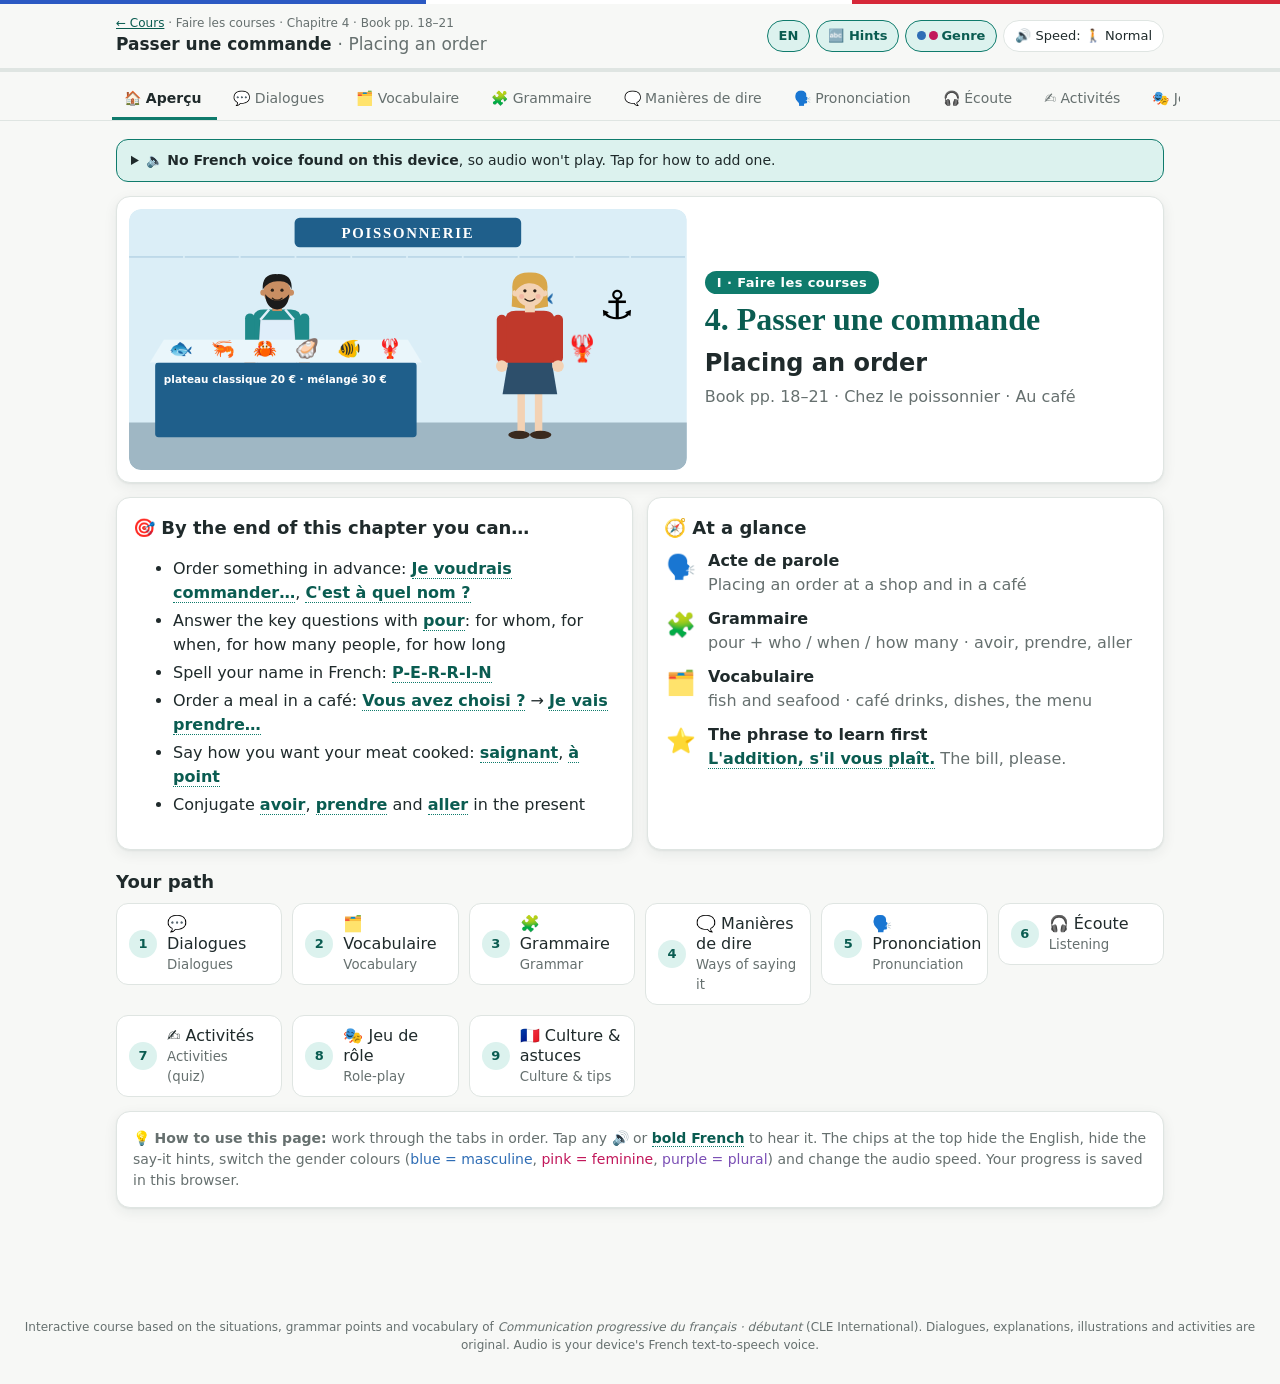
<file: docs/c04.html>
<!DOCTYPE html>
<html lang="en"><head><meta charset="utf-8"><meta name="viewport" content="width=device-width,initial-scale=1">
<title>Passer une commande · Communication progressive</title><style>:root{
  --bg:#f7f8f6; --panel:#ffffff; --ink:#1f2a2b; --muted:#66706f; --line:#dfe5e2;
  --accent:#0f7b6c; --accent-2:#0a5c51; --accent-soft:#dcf2ee;
  --bleu:#2b59c3; --rouge:#d62839;
  --good:#2f8a4f; --good-soft:#dff3e5; --bad:#c2402a; --bad-soft:#fbe3de;
  --m:#2f6db5; --m-soft:#e2eefb; --f:#c2185b; --f-soft:#fbe3ee; --pl:#7b4fb5; --pl-soft:#efe6fb;
  --radius:14px; --shadow:0 1px 2px rgba(20,40,40,.06),0 4px 14px rgba(20,40,40,.07);
  --ui:system-ui,-apple-system,"Segoe UI",Roboto,sans-serif; --serif:Georgia,"Times New Roman",serif;
}
@media (prefers-color-scheme:dark){:root{
  --bg:#141a1a; --panel:#1d2525; --ink:#e9f0ee; --muted:#9fb0ac; --line:#304040;
  --accent:#3fbfa8; --accent-2:#7fe0cc; --accent-soft:#183731;
  --good:#5cc27f; --good-soft:#1d3324; --bad:#ef7a64; --bad-soft:#3d221d;
  --m:#7fb0ef; --m-soft:#1e2b3b; --f:#f07aa8; --f-soft:#3a2030; --pl:#b896ee; --pl-soft:#2c2340;
  --shadow:none;
}}
*{box-sizing:border-box}
html,body{margin:0;background:var(--bg);color:var(--ink);font-family:var(--ui);line-height:1.5}
button{font:inherit;color:inherit;cursor:pointer}
a{color:var(--accent-2)}
.fr{font-weight:600;line-height:1.4}
.pr{color:var(--muted);font-style:italic;font-size:14px}
.en{color:var(--muted)}
body.no-pr .pr{display:none} body.no-en .en{display:none}
b.say{color:var(--accent-2);cursor:pointer;border-bottom:1px dotted var(--accent)}
b.say:hover{background:var(--accent-soft)}
/* gender colours (switchable) */
.g-m{color:var(--m)!important} .g-f{color:var(--f)!important} .g-pl{color:var(--pl)!important}
b.say.g-m{border-bottom-color:var(--m)} b.say.g-f{border-bottom-color:var(--f)} b.say.g-pl{border-bottom-color:var(--pl)}
body.no-gc .g-m,body.no-gc .g-f,body.no-gc .g-pl{color:inherit!important}
.gdot{display:inline-block;width:9px;height:9px;border-radius:50%;margin-right:-3px}.gdot.m{background:var(--m)}.gdot.f{background:var(--f)}

/* header */
header.top{position:sticky;top:0;z-index:20;background:color-mix(in srgb,var(--bg) 92%,transparent);backdrop-filter:blur(8px);border-bottom:1px solid var(--line)}
header.top::before{content:"";display:block;height:4px;background:linear-gradient(90deg,var(--bleu) 33.3%,#fff 33.3% 66.6%,var(--rouge) 66.6%)}
.top-inner{max-width:1080px;margin:0 auto;padding:10px 16px;display:flex;gap:12px;align-items:center;flex-wrap:wrap}
.brand{display:flex;flex-direction:column;min-width:0;flex:1}
.brand small{color:var(--muted);font-size:12px}
.brand b{font-size:17px}
.toggles{display:flex;gap:6px;flex-wrap:wrap;align-items:center}
.chip{border:1px solid var(--line);background:var(--panel);border-radius:999px;padding:5px 11px;font-size:13px;display:inline-flex;gap:6px;align-items:center}
.chip.on{background:var(--accent-soft);border-color:var(--accent);color:var(--accent-2);font-weight:600}
.progress{height:4px;background:var(--line)} .progress>div{height:100%;background:var(--accent);transition:width .4s}
nav.tabs{max-width:1080px;margin:0 auto;padding:8px 12px 0;display:flex;gap:4px;overflow-x:auto;scrollbar-width:none}
nav.tabs::-webkit-scrollbar{display:none}
nav.tabs a{flex:none;text-decoration:none;color:var(--muted);padding:8px 12px;border-radius:10px 10px 0 0;font-size:14px;border-bottom:3px solid transparent;white-space:nowrap}
nav.tabs a.active{color:var(--ink);font-weight:600;border-bottom-color:var(--accent)}
nav.tabs a .tick{color:var(--good);margin-inline-start:4px}

main{max-width:1080px;margin:0 auto;padding:18px 16px 80px}
h2{margin:6px 0 4px;font-size:24px} h3{margin:18px 0 8px;font-size:18px}
.h2en{font-size:16px;font-weight:400}
.lead{color:var(--muted);margin:0 0 16px}
.card{background:var(--panel);border:1px solid var(--line);border-radius:var(--radius);padding:16px;box-shadow:var(--shadow)}
.stack>*+*{margin-top:14px}
.grid{display:grid;gap:12px;grid-template-columns:repeat(auto-fill,minmax(210px,1fr))}
.row{display:flex;gap:8px;flex-wrap:wrap;align-items:center}
.btn{border:1px solid var(--line);background:var(--panel);padding:8px 14px;border-radius:10px;font-weight:500}
.btn:hover{border-color:var(--accent)}
.btn.primary{background:var(--accent);border-color:var(--accent);color:#fff}
.btn.primary:hover{background:var(--accent-2)}
.btn.small{padding:4px 10px;font-size:13px}
.play{border:none;background:var(--accent-soft);color:var(--accent-2);width:34px;height:34px;border-radius:50%;flex:none;display:inline-grid;place-items:center;font-size:14px;vertical-align:middle}
.play:hover{background:var(--accent);color:#fff}
.play.speaking{background:var(--accent);color:#fff;animation:pulse 1s infinite}
@keyframes pulse{50%{transform:scale(1.1)}}
.banner{background:var(--accent-soft);border:1px solid var(--accent);border-radius:12px;padding:10px 14px;font-size:14px;margin-bottom:14px}
.done-btn{margin-top:22px}
.muted{color:var(--muted)}
footer{text-align:center;color:var(--muted);font-size:12px;padding:30px 16px}

/* illustrations */
.scene-svg{width:100%;height:auto;display:block;border-radius:12px}
.scene-wrap{margin:10px 0 4px;border-radius:12px;overflow:hidden;border:1px solid var(--line)}
.actor .bob{transform-box:fill-box;transform-origin:50% 100%}
.actor.talking .bob{animation:talk .55s ease-in-out infinite alternate}
@keyframes talk{from{transform:translateY(0)}to{transform:translateY(-5px)}}
.actor.talking{filter:drop-shadow(0 0 6px rgba(255,205,0,.9))}
.av{flex:none;border-radius:50%}

/* overview */
.hero2{display:grid;grid-template-columns:1.25fr 1fr;gap:18px;align-items:center;padding:12px}
.hero-art{border-radius:12px;overflow:hidden}
.hero-txt .fr.big{font-family:var(--serif);font-size:32px;color:var(--accent-2);line-height:1.2;margin:6px 0}
.rub-badge{display:inline-block;color:#fff;border-radius:999px;padding:2px 12px;font-size:13px;font-weight:700;letter-spacing:.03em}
.r1{background:#0f7b6c}.r2{background:#2b59c3}.r3{background:#b5652b}.r4{background:#a3407e}.r5{background:#5b4fb5}.r6{background:#c0392b}
.ov-grid{display:grid;grid-template-columns:1fr 1fr;gap:14px}
.glance{display:flex;flex-direction:column;gap:10px}
.gl{display:flex;gap:10px;align-items:flex-start}.gl-ic{font-size:24px;width:34px;text-align:center}
.goals li{margin:4px 0}
.path{display:grid;grid-template-columns:repeat(auto-fill,minmax(160px,1fr));gap:10px}
.path a{text-decoration:none;color:var(--ink)}
.path .step{padding:10px 12px;border-radius:12px;border:1px solid var(--line);background:var(--panel);display:flex;gap:10px;align-items:center;line-height:1.25}
.path .step.done{border-color:var(--good);background:var(--good-soft)}
.path .num{width:28px;height:28px;border-radius:50%;background:var(--accent-soft);color:var(--accent-2);display:grid;place-items:center;font-weight:700;font-size:13px;flex:none}
.path .done .num{background:var(--good);color:#fff}

/* dialogue */
.dlg-head{display:flex;justify-content:space-between;gap:10px;align-items:center;flex-wrap:wrap}
.dtitle{font-size:20px;font-family:var(--serif)}
.sit-n{display:inline-grid;place-items:center;width:26px;height:26px;border-radius:50%;background:var(--accent);color:#fff;font-weight:700;font-size:14px}
.sit-n:empty{display:none}
.bubbles{display:flex;flex-direction:column;gap:10px;margin-top:10px}
.bub{display:flex;gap:10px;align-items:flex-start;max-width:88%}
.bub.right{align-self:flex-end;flex-direction:row-reverse}
.bub .body{background:var(--bg);border:1px solid var(--line);border-radius:14px;padding:8px 12px;cursor:pointer;transition:background .2s}
.bub .who{font-size:12px;color:var(--muted);font-weight:600}
.bub .fr.line{font-size:19px;display:block}
.bub.active .body{background:var(--accent-soft);border-color:var(--accent)}
.bub.m .who{color:var(--m)} .bub.f .who{color:var(--f)}
.stage-dir{align-self:center;font-style:italic;color:var(--muted);font-size:14px;background:var(--bg);border-radius:999px;padding:2px 14px}
.hidetext .bub .fr.line,.hidetext .bub .en{filter:blur(7px)} .hidetext .bub.revealed .fr.line,.hidetext .bub.revealed .en{filter:none}
.roleplay .bub.mine:not(.revealed) .fr.line,.roleplay .bub.mine:not(.revealed) .en{filter:blur(7px)}
.roleplay .bub.mine .body{border:2px dashed var(--accent)}
.shadow-cue{font-size:14px;color:var(--accent-2);font-weight:700;min-height:22px;margin-top:6px}
.dgloss{display:flex;flex-wrap:wrap;gap:6px;margin-top:12px;padding-top:10px;border-top:1px dashed var(--line)}
.gchip{border:1px solid var(--line);border-radius:999px;padding:2px 10px;font-size:14px;cursor:pointer;background:var(--bg)}

/* vocabulary */
.filters{display:flex;gap:6px;flex-wrap:wrap;margin-bottom:12px}
.picdict{display:grid;grid-template-columns:repeat(auto-fill,minmax(140px,1fr));gap:10px}
.picdict.small{grid-template-columns:repeat(auto-fill,minmax(118px,1fr));gap:8px}
.pd{display:flex;flex-direction:column;align-items:center;gap:2px;border:1px solid var(--line);border-top:5px solid var(--line);border-radius:14px;background:var(--panel);padding:10px 6px;text-align:center;box-shadow:var(--shadow);transition:transform .15s}
.pd:hover{transform:translateY(-2px)}
.pd .pd-pic{font-size:42px;line-height:1.15}
.picdict.small .pd .pd-pic{font-size:34px}
.pd .fr{font-size:16px}.pd .en{font-size:12px}
.pd-m{border-top-color:var(--m)}.pd-f{border-top-color:var(--f)}.pd-pl{border-top-color:var(--pl)}
body.no-gc .pd{border-top-color:var(--line)}
.vcard{display:flex;flex-direction:column;gap:2px;position:relative;cursor:pointer;border-left:5px solid var(--line)}
.vc-m{border-left-color:var(--m)}.vc-f{border-left-color:var(--f)}.vc-pl{border-left-color:var(--pl)}
.vcard .pic{font-size:30px;line-height:1.2}
.vcard .fr{font-size:20px}
.vcard .play{position:absolute;top:12px;right:12px}
.vcard .box{position:absolute;top:54px;right:14px;font-size:11px;color:var(--muted)}
.tag{display:inline-block;font-size:11px;background:var(--accent-soft);color:var(--accent-2);border-radius:6px;padding:1px 6px;margin-top:4px;width:max-content}
.g-tag-m{background:var(--m-soft);color:var(--m)}.g-tag-f{background:var(--f-soft);color:var(--f)}.g-tag-pl{background:var(--pl-soft);color:var(--pl)}
.flash-wrap{max-width:440px;margin:0 auto;text-align:center}
.flash{perspective:1000px;height:270px;cursor:pointer;margin:10px 0}
.flash-inner{position:relative;width:100%;height:100%;transition:transform .5s;transform-style:preserve-3d}
.flash.flipped .flash-inner{transform:rotateY(180deg)}
.flash .face{position:absolute;inset:0;backface-visibility:hidden;display:flex;flex-direction:column;align-items:center;justify-content:center;gap:6px;border-radius:18px;border:1px solid var(--line);border-top:8px solid var(--line);background:var(--panel);box-shadow:var(--shadow);padding:16px}
.flash.gb-m .face{border-top-color:var(--m)}.flash.gb-f .face{border-top-color:var(--f)}.flash.gb-pl .face{border-top-color:var(--pl)}
.flash .back{transform:rotateY(180deg);background:var(--accent-soft)}
.flash .fr{font-size:32px}
.flash .pic{font-size:50px}

/* grammar + infographics */
.gblock h3{margin-top:0;font-size:20px}
.gblock p{margin:8px 0}
.after{border-top:1px dashed var(--line);margin-top:12px}
table.g{border-collapse:collapse;width:100%;margin-top:10px}
table.g td,table.g th{border-bottom:1px solid var(--line);padding:8px;text-align:left}
table.g td.frcell{font-size:18px;white-space:nowrap}
figure.info{margin:14px 0;padding:14px;border-radius:14px;background:linear-gradient(180deg,var(--bg),var(--panel));border:1px solid var(--line)}
figure.info figcaption{font-size:13px;text-transform:uppercase;letter-spacing:.06em;color:var(--accent-2);font-weight:800;margin-bottom:10px}
.gnote{margin-top:10px;font-size:14px;background:var(--accent-soft);border-radius:10px;padding:8px 12px}
.schip{display:inline-block;margin:3px;border:1px solid var(--line);background:var(--panel);border-radius:999px;padding:3px 12px;cursor:pointer;font-weight:600}
.schip .en{font-weight:400;font-size:13px}
.end{color:var(--rouge);font-weight:800}
/* gender columns */
.gcols{display:grid;grid-template-columns:repeat(auto-fit,minmax(200px,1fr));gap:10px}
.gcol{border-radius:12px;padding:10px;border:2px solid}
.gc-m{border-color:var(--m);background:var(--m-soft)}.gc-f{border-color:var(--f);background:var(--f-soft)}.gc-pl{border-color:var(--pl);background:var(--pl-soft)}
.ghead{display:flex;gap:8px;align-items:center;margin-bottom:6px}
.gbadge{font-family:var(--serif);font-size:22px;font-weight:800;border-radius:10px;padding:0 10px;color:#fff}
.gc-m .gbadge{background:var(--m)}.gc-f .gbadge{background:var(--f)}.gc-pl .gbadge{background:var(--pl)}
/* merges */
.merges{display:flex;flex-direction:column;gap:8px}
.mrow,.eq{display:flex;gap:6px;align-items:center;flex-wrap:wrap;cursor:pointer}
.eq{justify-content:center;margin:12px 0 0}
.mb{display:inline-grid;place-items:center;min-width:48px;padding:4px 10px;border-radius:10px;font-weight:800;font-size:18px;color:#fff;font-family:var(--serif)}
.mb-p{background:#555}.mb-m{background:var(--m)}.mb-f{background:var(--f)}.mb-pl{background:var(--pl)}.mb-x{background:#888}
.mb-r{background:var(--panel);color:var(--ink);border:2px dashed var(--muted)}
.mb-r.fused{background:var(--rouge);color:#fff;border:2px solid var(--rouge);box-shadow:0 0 0 4px rgba(214,40,57,.15)}
.op{font-weight:800;color:var(--muted);font-size:18px}
.mex{margin-left:8px}
.nomerge .mb-r{opacity:.9}
/* scale */
.scale{position:relative;height:196px;margin:0 50px}
.sbar{position:absolute;left:0;right:0;top:80px;height:12px;border-radius:6px}
.smark{position:absolute;transform:translateX(-50%);display:flex;flex-direction:column;align-items:center;text-align:center;cursor:pointer;width:120px;font-size:14px;line-height:1.2}
.smark.up{top:0;justify-content:flex-end;height:78px}
.smark.dn{top:94px}
.smark .spic{font-size:20px}
.smark.up::after{content:"";width:2px;height:8px;background:var(--muted)}
.smark.dn::before{content:"";width:2px;height:8px;background:var(--muted)}
.smark .en{font-size:12px}
.sends{display:flex;justify-content:space-between;font-size:12px;color:var(--muted);font-weight:700;text-transform:uppercase}
/* ladder */
.ladder{display:flex;flex-direction:column;gap:8px}
.rung{display:flex;gap:10px;align-items:center;border-left:6px solid;border-radius:10px;background:var(--panel);padding:6px 10px}
.rname{color:#fff;border-radius:8px;padding:2px 10px;font-weight:700;display:flex;flex-direction:column;line-height:1.2;min-width:96px}
.rname small{font-weight:400;opacity:.85}
/* conjugation */
.conj{display:grid;grid-template-columns:repeat(auto-fit,minmax(200px,1fr));gap:10px}
.cverb{border:1px solid var(--line);border-radius:12px;overflow:hidden;background:var(--panel)}
.cinf{background:var(--accent);color:#fff;padding:6px 10px;cursor:pointer}.cinf .fr{color:#fff;font-size:18px}.cinf .en{color:#e8fffa}
.cform{display:flex;gap:8px;padding:4px 10px;border-top:1px solid var(--line);cursor:pointer}
.cform:hover{background:var(--accent-soft)}
.cform .cp{color:var(--muted);width:64px;flex:none;font-size:13px;padding-top:2px}
.cform .fr{font-size:17px}
.qzbox{display:inline-flex;gap:6px;align-items:center;flex-wrap:wrap}
/* compare */
.cmp{display:grid;gap:10px}
.cmpcol{border:2px solid;border-radius:12px;overflow:hidden;background:var(--panel)}
.cmphead{color:#fff;font-weight:800;padding:6px 10px;font-size:18px;font-family:var(--serif);display:flex;flex-direction:column;line-height:1.2}
.cmphead small{font-family:var(--ui);font-weight:400;font-size:12px;opacity:.9}
.cmppic{text-align:center;padding:6px}.cmppic.emo{font-size:46px}
.cmplines{padding:4px 10px 10px}.cl{padding:3px 0;cursor:pointer;display:flex;flex-direction:column}.cl .en{font-size:13px}
@media (max-width:640px){.cmp{grid-template-columns:1fr!important}}
/* documents */
.doc-fig{display:flex;flex-direction:column;align-items:center}
.doc{width:min(100%,420px);border-radius:10px;padding:16px 18px;box-shadow:0 6px 20px rgba(0,0,0,.18);position:relative}
.doc-title{font-weight:800;font-size:20px;text-align:center}
.doc-sub{text-align:center;font-size:13px;opacity:.8;margin-bottom:6px}
.doc-row{display:flex;gap:6px;align-items:baseline;padding:3px 0;cursor:pointer}
.doc-row .dots{flex:1;border-bottom:2px dotted currentColor;opacity:.35}
.doc-foot{text-align:center;font-size:13px;margin-top:8px;opacity:.85}
.doc-chalk{background:#2c3a2f;color:#f2f2e8;font-family:"Comic Sans MS","Chalkboard SE",cursive;border:8px solid #8a5a2b}
.doc-board{background:#111;color:#ffcd00;font-family:ui-monospace,Menlo,monospace}.doc-board .doc-title{color:#fff;letter-spacing:.2em}
.doc-ticket{background:#fffbe8;color:#222;border:2px dashed #b99a2b;font-family:ui-monospace,Menlo,monospace}
.doc-receipt{background:#fff;color:#222;font-family:ui-monospace,Menlo,monospace;clip-path:polygon(0 0,100% 0,100% 96%,95% 100%,90% 96%,85% 100%,80% 96%,75% 100%,70% 96%,65% 100%,60% 96%,55% 100%,50% 96%,45% 100%,40% 96%,35% 100%,30% 96%,25% 100%,20% 96%,15% 100%,10% 96%,5% 100%,0 96%)}
.doc-menu{background:#fdf6e3;color:#3a2a1e;font-family:var(--serif);border:3px double #7a3b1d}
.doc-form{background:#fff;color:#222;border:1px solid #bbb;border-top:10px solid var(--bleu)}
.doc-label{background:#fff8d6;color:#3a2a1e;border:2px solid #e0b100;border-radius:16px}
/* minis + pattern */
.minis{display:flex;flex-wrap:wrap;gap:10px;justify-content:center}
.minic{display:flex;flex-direction:column;align-items:center;border:1px solid var(--line);border-radius:12px;padding:8px 10px;background:var(--panel);cursor:pointer;min-width:120px}
.minic .en{font-size:12px}
.pattern{display:flex;flex-direction:column;gap:8px}
.prow{display:flex;flex-wrap:wrap;gap:6px;align-items:center}
.pfix{background:var(--accent);color:#fff;border-radius:10px;padding:6px 12px;font-weight:700;cursor:pointer}
.pslot{display:inline-flex;flex-direction:column;border:2px dashed var(--accent);border-radius:10px;padding:2px 8px;font-weight:600}
.pslot span{cursor:pointer;padding:1px 0}.pslot span:hover{text-decoration:underline}
/* flow (conversation map) */
.flow{position:relative;display:flex;flex-direction:column;gap:6px}
.flow::before{content:"";position:absolute;left:50%;top:44px;bottom:6px;width:3px;background:var(--line);transform:translateX(-50%)}
.lane-heads{display:flex;justify-content:space-between;font-weight:700;margin-bottom:6px}
.lane-heads span{display:flex;gap:6px;align-items:center}
.fstep{display:flex;position:relative}
.fstep.l{justify-content:flex-start}.fstep.r{justify-content:flex-end}
.fcard{width:calc(50% - 22px);display:flex;gap:10px;align-items:flex-start;background:var(--panel);border:1px solid var(--line);border-radius:12px;padding:8px 10px;cursor:pointer;box-shadow:var(--shadow)}
.fstep.l .fcard{border-left:5px solid var(--bleu)}.fstep.r .fcard{border-right:5px solid var(--rouge)}
.fn{flex:none;width:24px;height:24px;border-radius:50%;background:var(--accent);color:#fff;display:grid;place-items:center;font-weight:700;font-size:12px}
.fcard .en{font-size:13px}.fcard .alt{font-size:12px;color:var(--muted);margin-top:2px}
@media (max-width:640px){.flow::before{display:none}.fcard{width:92%}}

/* widgets */
.widget{margin-top:14px;padding:14px;border-radius:12px;background:var(--bg);border:2px dashed var(--accent)}
.widget .label{font-size:12px;text-transform:uppercase;letter-spacing:.06em;color:var(--accent-2);font-weight:800;margin-bottom:8px}
.result{font-size:40px;text-align:center;margin:8px 0;min-height:60px}
.cap{font-size:15px}
.spool{display:flex;flex-wrap:wrap;gap:6px;min-height:46px;padding:8px;border-radius:10px;background:var(--panel);border:1px solid var(--line);margin-bottom:8px}
.scols{display:grid;gap:8px}
.scol2{border:2px solid;border-radius:12px;min-height:110px;cursor:pointer;background:var(--panel);overflow:hidden}
.sch{color:#fff;font-weight:700;padding:4px 10px;text-align:center}
.sin{display:flex;flex-wrap:wrap;gap:4px;padding:6px}
.tile.small{font-size:14px;padding:1px 8px}
.pricetag{display:flex;justify-content:center;margin:6px 0}
.pt-num{background:#ffcd00;color:#1f2a2b;font-weight:800;font-size:34px;padding:4px 22px 4px 30px;border-radius:6px 30px 30px 6px;position:relative;font-family:var(--serif)}
.pt-num::before{content:"";position:absolute;left:10px;top:50%;width:10px;height:10px;border-radius:50%;background:var(--bg);transform:translateY(-50%)}
.money{display:inline-flex;flex-wrap:wrap;gap:4px;justify-content:center;margin:4px 0}
.note{display:inline-grid;place-items:center;width:54px;height:30px;border-radius:4px;font-size:12px;font-weight:800;color:#fff}
.n50{background:#e07b39}.n20{background:#3b78c2}.n10{background:#c0392b}.n5{background:#7f8c8d}
.coin{display:inline-grid;place-items:center;width:30px;height:30px;border-radius:50%;background:radial-gradient(#f5d68a,#c9a227);font-size:10px;font-weight:800;color:#5a4400;border:2px solid #b0901a}
.coin.small{width:24px;height:24px;background:radial-gradient(#e8b48a,#b5652b);color:#fff;border-color:#8a4a1a;font-size:9px}
.clockrow{display:flex;gap:18px;align-items:center;flex-wrap:wrap;justify-content:center}
.ck-big{font-size:36px;font-weight:800;font-family:ui-monospace,Menlo,monospace}
.ck-words .fr{font-size:20px}

/* expressions */
.xhead{display:flex;gap:10px;align-items:center;margin-bottom:8px;font-size:17px}
.xic{font-size:26px}
.xitems{display:grid;grid-template-columns:repeat(auto-fill,minmax(280px,1fr));gap:8px}
.xitem{display:flex;justify-content:space-between;gap:8px;align-items:center;border:1px solid var(--line);border-radius:12px;padding:8px 12px;cursor:pointer;background:var(--bg)}
.xitem:hover{border-color:var(--accent)}
.xitem .fr{font-size:17px}.xitem .en{font-size:13px}
.reg{font-size:11px;font-weight:700;border-radius:8px;padding:2px 8px;display:flex;flex-direction:column;align-items:center;line-height:1.15;flex:none}
.reg small{font-weight:400;font-size:10px}
.reg-poli{background:#e2eefb;color:#2b59c3}.reg-std{background:#e5f4e8;color:#2f8a4f}.reg-fam{background:#fdecd8;color:#b5652b}.reg-sout{background:#efe6fb;color:#7b4fb5}
.xreply{margin-top:8px;font-size:14px;color:var(--muted)}

/* sounds */
.letter{display:flex;gap:14px}
.letter .glyph{font-size:30px;font-weight:800;line-height:1.1;min-width:90px;height:80px;padding:0 8px;display:grid;place-items:center;border-radius:16px;background:var(--accent-soft);color:var(--accent-2);flex:none;cursor:pointer;text-align:center;font-family:var(--serif)}
.ex{display:inline-flex;gap:6px;align-items:center;border:1px solid var(--line);border-radius:999px;padding:2px 4px 2px 12px;margin:3px;cursor:pointer;background:var(--panel)}
.ex .fr{font-size:17px}
.pair{display:grid;grid-template-columns:1fr auto 1fr;gap:10px;align-items:center}
.pair .side{text-align:center;padding:10px;border:1px solid var(--line);border-radius:12px;cursor:pointer;background:var(--panel)}
.pair .side .fr{font-size:26px;display:block}
.vs{color:var(--muted);font-size:12px;text-align:center;max-width:160px}

/* quiz */
.quiz{max-width:680px;margin:0 auto}
.qhead{display:flex;justify-content:space-between;color:var(--muted);font-size:13px;margin-bottom:8px}
.qtag{background:var(--accent-soft);color:var(--accent-2);border-radius:6px;padding:0 6px;font-weight:600}
.qbar{height:6px;border-radius:6px;background:var(--line);overflow:hidden;margin-bottom:14px}.qbar>div{height:100%;background:var(--accent);transition:width .3s}
.qtext{font-size:18px;font-weight:600;margin-bottom:10px}
.qpic{font-size:54px;text-align:center}
.qsentence{font-size:24px;text-align:center;margin:10px 0}
.qsentence .blank{display:inline-block;min-width:70px;border-bottom:3px solid var(--accent);color:var(--accent-2)}
.opts{display:grid;gap:8px}
.opt{text-align:start;border:2px solid var(--line);background:var(--panel);border-radius:12px;padding:10px 14px;font-size:16px}
.opt:hover:not(:disabled){border-color:var(--accent)}
.opt.correct{border-color:var(--good);background:var(--good-soft)}
.opt.wrong{border-color:var(--bad);background:var(--bad-soft)}
.feedback{margin-top:12px;padding:10px 14px;border-radius:12px;font-size:15px}
.feedback.good{background:var(--good-soft);color:var(--good)} .feedback.bad{background:var(--bad-soft);color:var(--bad)}
.feedback .ex-text{color:var(--ink);display:block;margin-top:4px}
.tiles{display:flex;flex-wrap:wrap;gap:8px;justify-content:center;min-height:56px;padding:8px;border-radius:12px}
.tiles.lines{flex-direction:column;align-items:stretch}.tiles.lines .tile{text-align:left;font-size:16px}
.tiles.answer{border:2px dashed var(--line);margin-bottom:8px}
.tile{font-size:18px;border:1px solid var(--line);background:var(--panel);border-radius:10px;padding:2px 14px}
.big-play{width:72px;height:72px;font-size:28px;margin:6px auto 14px;display:grid}
.score{font-size:48px;font-weight:800;text-align:center;color:var(--accent-2)}
.match{display:grid;grid-template-columns:1fr 1fr;gap:8px}
.match .mi{border:2px solid var(--line);background:var(--panel);border-radius:10px;padding:8px;text-align:center;min-height:52px}
.match .mi .fr{font-size:17px}
.match .mi.sel{border-color:var(--accent);background:var(--accent-soft)}
.match .mi.ok{border-color:var(--good);background:var(--good-soft);opacity:.55}
.match .mi.no{border-color:var(--bad);background:var(--bad-soft)}
.tin{font:inherit;font-size:18px;padding:8px 10px;border-radius:10px;border:2px solid var(--accent);background:var(--panel);color:var(--ink);min-width:120px}
.tin.ok{border-color:var(--good);background:var(--good-soft)} .tin.no{border-color:var(--bad);background:var(--bad-soft)}
.frkeys{margin:8px 0}.frkeys .chip{font-size:16px;font-weight:700;padding:3px 11px}

/* role-play */
.rp{display:flex;flex-direction:column;gap:10px}
.rp-body{display:flex;flex-direction:column;gap:10px}
.memo{display:flex;flex-wrap:wrap;gap:6px;margin-top:8px}
.memo span{background:#fff8d6;color:#5a4400;border:1px solid #e0b100;border-radius:6px;padding:1px 8px;font-size:13px;transform:rotate(-1deg)}
.yourturn{background:var(--accent-soft);border-radius:10px;padding:8px 12px}
.rec{display:flex;gap:8px;align-items:center;flex-wrap:wrap}
.rec .dot{display:inline-block;width:10px;height:10px;border-radius:50%;background:var(--bad);animation:pulse 1s infinite}

/* culture */
.cgrid{display:grid;grid-template-columns:repeat(auto-fill,minmax(300px,1fr));gap:12px}
.ccard{display:flex;gap:12px;border-top:5px solid var(--bleu)}
.ccard:nth-child(3n+2){border-top-color:var(--rouge)}.ccard:nth-child(3n){border-top-color:var(--accent)}
.cic{font-size:34px;flex:none}
.ckind{font-size:11px;text-transform:uppercase;letter-spacing:.08em;color:var(--muted);font-weight:700}
.tipcard{display:flex;gap:12px}
.tipcard .ic{font-size:28px;flex:none}
.mist{display:flex;flex-direction:column;gap:6px}
.mrow2{display:grid;grid-template-columns:1fr 1fr 1.3fr;gap:10px;align-items:center;background:var(--panel);border:1px solid var(--line);border-radius:10px;padding:8px 12px}
.no-say{color:var(--bad);text-decoration:line-through;text-decoration-thickness:1px}
.yes-say{color:var(--good);cursor:pointer}
@media (max-width:640px){.mrow2{grid-template-columns:1fr}}

/* tests */
.tile.sel{border-color:var(--accent);background:var(--accent-soft)}
.tile.ok{border-color:var(--good);background:var(--good-soft)}
.tile.no{border-color:var(--bad);background:var(--bad-soft)}
.titems{padding-inline-start:22px;margin:6px 0} .titems li{margin:10px 0}
.qsent .fr{font-size:17px}
.qsent select{font-size:16px;max-width:100%;padding:2px 6px;border-radius:8px;border:2px solid var(--accent);background:var(--panel);color:var(--ink);margin:0 4px}
.qsent select.ok{border-color:var(--good);background:var(--good-soft)} .qsent select.no{border-color:var(--bad);background:var(--bad-soft)}
.blank{display:inline-block;min-width:60px;border-bottom:2px solid var(--accent);color:var(--accent-2);text-align:center}
.fb{font-size:14px;margin-top:2px}
.markbox{border:2px solid var(--accent);border-radius:10px;min-width:56px;text-align:center;display:flex;flex-direction:column;line-height:1.2;padding:4px}
.markbox .got{font-weight:800;font-size:18px;color:var(--accent-2);border-bottom:1px solid var(--line)} .markbox .of{font-size:13px;color:var(--muted)}
.tsec.full{border-color:var(--good)} .tsec.part{border-color:var(--accent)}
.tgrid{display:grid;grid-template-columns:repeat(auto-fill,minmax(300px,1fr));gap:4px 20px}
.tgrid .qsent{display:flex;gap:6px;align-items:center;flex-wrap:wrap}
.tgrid .tin{min-width:0;width:140px;font-size:16px;padding:4px 8px}
.mini{background:var(--bg);border-radius:10px;padding:8px 12px;border:1px solid var(--line)}
.opt-l{font-size:16px;text-align:left}

/* course home */
.home-hero{display:grid;grid-template-columns:1fr 1.1fr;gap:18px;align-items:center}
.home-hero h1{font-family:var(--serif);font-size:34px;margin:0;line-height:1.15;color:var(--accent-2)}
.rubrique{margin-top:26px}
.rubrique h2{display:flex;gap:10px;align-items:center;flex-wrap:wrap}
.rnum{color:#fff;border-radius:10px;padding:0 12px;font-family:var(--serif)}
.chapters{display:grid;grid-template-columns:repeat(auto-fill,minmax(310px,1fr));gap:10px}
.lesson-link{display:flex;gap:12px;align-items:center;text-decoration:none;color:var(--ink)}
.lesson-link .n{font-size:22px;font-weight:800;color:var(--accent-2);width:40px;text-align:center;flex:none}
.lesson-link .thumb{width:120px;flex:none;border-radius:8px;overflow:hidden;border:1px solid var(--line)}
.lesson-link .frt{font-family:var(--serif);font-size:18px;font-weight:700;color:var(--accent-2)}
.lesson-link:hover{border-color:var(--accent)}
.soon{opacity:.55}
.soon .frt{color:var(--muted)}
.test-link{border-color:var(--accent);background:var(--accent-soft)}

@media (max-width:760px){
  .brand{flex-basis:100%}
  .toggles{width:100%}
  .hero2,.ov-grid,.home-hero{grid-template-columns:1fr}
  .bub{max-width:100%}
  .bub .fr.line{font-size:17px}
  .flash{height:240px}
  .lesson-link .thumb{width:84px}
}

.speedbar{display:flex;gap:6px;align-items:center;flex-wrap:wrap;margin:8px 0 4px;font-size:13px}
.speedbar .chip{padding:3px 10px}
</style></head>
<body><script>window.LESSONS=[];window.COURSE_HOME="index.html";</script><script>// Chapitre 4 · Passer une commande (book pp. 18–21)
// Situations: 1. Chez le poissonnier · 2. Au café
// Grammar: utilisation de « pour » · avoir, prendre, aller au présent
// Dialogues and activities are original, built on the book's situations, grammar and vocabulary.
LESSONS.push({
  id: "c04", rubrique: 1, num: 4,
  title: "Placing an order",
  titleFr: "Passer une commande",
  pages: "Book pp. 18–21",
  goals: [
    "Order something in advance: [[Je voudrais commander…]], [[C'est à quel nom ?]]",
    "Answer the key questions with [[pour]]: for whom, for when, for how many people, for how long",
    "Spell your name in French: [[P-E-R-R-I-N]]",
    "Order a meal in a café: [[Vous avez choisi ?]] → [[Je vais prendre…]]",
    "Say how you want your meat cooked: [[saignant]], [[à point]]",
    "Conjugate [[avoir]], [[prendre]] and [[aller]] in the present"
  ],
  glance: [
    ["🗣️", "Acte de parole", "Placing an order at a shop and in a café"],
    ["🧩", "Grammaire", "pour + who / when / how many · avoir, prendre, aller"],
    ["🗂️", "Vocabulaire", "fish and seafood · café drinks, dishes, the menu"],
    ["⭐", "The phrase to learn first", "[[L'addition, s'il vous plaît.]] The bill, please."]
  ],

  dialogues: [
    {
      id: "d1", n: 1, title: "At the fishmonger's", titleFr: "Chez le poissonnier",
      note: "Madame Perrin orders a seafood platter for a family lunch. Listen to all the questions with [[pour]].",
      scene: "poissonnerie", staff: "Le poissonnier", people: { "Le poissonnier": "m2", "Madame Perrin": "f3" },
      lines: [
        ["Le poissonnier", "Bonjour, madame. Qu'est-ce que je vous sers ?", "Hello, madam. What can I get you?"],
        ["Madame Perrin", "Bonjour. Je voudrais commander un plateau de fruits de mer, s'il vous plaît.", "Hello. I'd like to order a seafood platter, please."],
        ["Le poissonnier", "Bien sûr. C'est pour combien de personnes ?", "Of course. For how many people?"],
        ["Madame Perrin", "Pour huit personnes.", "For eight people."],
        ["Le poissonnier", "Et pour quel jour ?", "And for which day?"],
        ["Madame Perrin", "Pour dimanche midi. C'est pour l'anniversaire de mon mari.", "For Sunday lunchtime. It's for my husband's birthday."],
        ["Le poissonnier", "Nous avons deux plateaux : le classique, à vingt-deux euros par personne, et le royal, à trente-cinq euros.", "We have two platters: the classic, at 22 euros per person, and the royal, at 35 euros."],
        ["Madame Perrin", "Quelle est la différence ?", "What's the difference?"],
        ["Le poissonnier", "Dans le classique, il y a des huîtres, des moules et des crevettes. Dans le royal, vous avez aussi du homard et des langoustines.", "In the classic there are oysters, mussels and prawns. In the royal you also get lobster and langoustines."],
        ["Madame Perrin", "Le classique, ça me semble très bien.", "The classic one seems fine to me."],
        ["Le poissonnier", "C'est à quel nom ?", "What name is it under?"],
        ["Madame Perrin", "Perrin. P-E-R-R-I-N.", "Perrin. P-E-R-R-I-N."],
        ["Le poissonnier", "Parfait. Vous pouvez passer dimanche à partir de dix heures.", "Perfect. You can come by on Sunday from ten o'clock."]
      ],
      glossary: [["commander", "to order"], ["Pour combien de personnes ?", "for how many people?"], ["C'est à quel nom ?", "what name is it under?"], ["à partir de", "from"]]
    },
    {
      id: "d2", n: 2, title: "At the café", titleFr: "Au café",
      note: "Sophie has lunch in a café-brasserie. Notice the verbs [[avoir]], [[prendre]] and [[aller]] everywhere: <i>vous <b>avez</b> choisi, je <b>vais</b> prendre, vous <b>prenez</b> un dessert</i>.",
      scene: "cafe", staff: "Le serveur", people: { "Le serveur": "m4", "Sophie": "f1" },
      lines: [
        ["Le serveur", "Madame, vous avez choisi ?", "Madam, have you decided?"],
        ["Sophie", "Oui, je vais prendre le menu à quinze euros, avec une salade de chèvre chaud en entrée et le steak-frites.", "Yes, I'll have the 15-euro set menu, with a warm goat's cheese salad as a starter and the steak and chips."],
        ["Le serveur", "Votre steak, vous le voulez comment ?", "How would you like your steak?"],
        ["Sophie", "Saignant, s'il vous plaît.", "Rare, please."],
        ["Le serveur", "Et comme boisson ?", "And to drink?"],
        ["Sophie", "Une carafe d'eau et un verre de vin rouge.", "A jug of water and a glass of red wine."],
        ["", "(Plus tard.)", "(Later.)"],
        ["Le serveur", "Ça a été ?", "Was everything all right?"],
        ["Sophie", "Oui, c'était délicieux.", "Yes, it was delicious."],
        ["Le serveur", "Vous prenez un dessert ? Nous avons une tarte Tatin, une crème brûlée, des glaces…", "Will you have a dessert? We have tarte Tatin, crème brûlée, ice creams…"],
        ["Sophie", "Qu'est-ce que vous avez comme glaces ?", "What ice creams do you have?"],
        ["Le serveur", "Vanille, chocolat, fraise, pistache.", "Vanilla, chocolate, strawberry, pistachio."],
        ["Sophie", "Une glace à la pistache, alors. Et un café, s'il vous plaît.", "A pistachio ice cream, then. And a coffee, please."],
        ["Le serveur", "Très bien. Un café pour madame.", "Very good. One coffee for madam."],
        ["Sophie", "Et l'addition, s'il vous plaît.", "And the bill, please."]
      ],
      glossary: [["Vous avez choisi ?", "have you decided?"], ["en entrée", "as a starter"], ["Et comme boisson ?", "and to drink?"], ["Ça a été ?", "was everything OK?"], ["l'addition", "the bill"]]
    }
  ],

  vocab: [
    { t: "le poissonnier", en: "the fishmonger", pic: "🧑‍🍳", cat: "Le poisson", g: "m" },
    { t: "le poisson", en: "fish", pic: "🐟", cat: "Le poisson", g: "m" },
    { t: "la sole", en: "sole", pic: "🐟", cat: "Le poisson", g: "f" },
    { t: "la truite", en: "trout", pic: "🐟", cat: "Le poisson", g: "f" },
    { t: "le saumon", en: "salmon", pic: "🍣", cat: "Le poisson", g: "m" },
    { t: "le thon", en: "tuna", pic: "🐟", cat: "Le poisson", g: "m", pr: "TON (h silent)" },
    { t: "la sardine", en: "sardine", pic: "🐟", cat: "Le poisson", g: "f" },
    { t: "un filet de saumon", en: "a salmon fillet", pic: "🍣", cat: "Le poisson", g: "m" },
    { t: "les coquillages", en: "shellfish (with shells)", pic: "🐚", cat: "Les fruits de mer", g: "pl" },
    { t: "les huîtres", en: "oysters", pic: "🦪", cat: "Les fruits de mer", g: "pl", pr: "lay-ZWEETR" },
    { t: "les moules", en: "mussels", pic: "🦪", cat: "Les fruits de mer", g: "pl" },
    { t: "les crustacés", en: "crustaceans", pic: "🦐", cat: "Les fruits de mer", g: "pl" },
    { t: "les crevettes", en: "prawns, shrimps", pic: "🦐", cat: "Les fruits de mer", g: "pl" },
    { t: "les langoustines", en: "langoustines, scampi", pic: "🦞", cat: "Les fruits de mer", g: "pl" },
    { t: "le crabe", en: "crab", pic: "🦀", cat: "Les fruits de mer", g: "m" },
    { t: "le homard", en: "lobster", pic: "🦞", cat: "Les fruits de mer", g: "m", pr: "o-MAR (h aspiré: le homard, not l')" },
    { t: "un plateau de fruits de mer", en: "a seafood platter", pic: "🍽️", cat: "Les fruits de mer", g: "m" },
    { t: "préparer le poisson", en: "to clean and prepare the fish", pic: "🔪", cat: "Les fruits de mer", note: "= le vider, enlever les arêtes (bones) et parfois couper la tête" },
    { t: "commander", en: "to order", pic: "📝", cat: "Commander" },
    { t: "C'est à quel nom ?", en: "What name is it under?", pic: "🏷️", cat: "Commander" },
    { t: "au nom de…", en: "in the name of…", pic: "🏷️", cat: "Commander" },
    { t: "un café", en: "a coffee (espresso); a café", pic: "☕", cat: "Les boissons", g: "m" },
    { t: "un déca", en: "a decaf", pic: "☕", cat: "Les boissons", g: "m" },
    { t: "un café crème", en: "a white coffee", pic: "☕", cat: "Les boissons", g: "m" },
    { t: "un demi", en: "a small draught beer (25 cl)", pic: "🍺", cat: "Les boissons", g: "m" },
    { t: "une limonade", en: "a lemonade (fizzy)", pic: "🥤", cat: "Les boissons", g: "f" },
    { t: "un jus de fruit", en: "a fruit juice", pic: "🧃", cat: "Les boissons", g: "m" },
    { t: "un verre de vin", en: "a glass of wine", pic: "🍷", cat: "Les boissons", g: "m" },
    { t: "une carafe d'eau", en: "a jug of (free) tap water", pic: "🫗", cat: "Les boissons", g: "f" },
    { t: "un croque-monsieur", en: "a toasted ham and cheese sandwich", pic: "🥪", cat: "Les plats", g: "m" },
    { t: "une omelette au fromage", en: "a cheese omelette", pic: "🍳", cat: "Les plats", g: "f" },
    { t: "une assiette de crudités", en: "a plate of raw vegetables", pic: "🥗", cat: "Les plats", g: "f" },
    { t: "une entrecôte", en: "a rib steak", pic: "🥩", cat: "Les plats", g: "f" },
    { t: "un steak-frites", en: "steak and chips", pic: "🍟", cat: "Les plats", g: "m" },
    { t: "une soupe à l'oignon", en: "an onion soup", pic: "🥣", cat: "Les plats", g: "f" },
    { t: "la carte", en: "the menu (full list)", pic: "📜", cat: "Au restaurant", g: "f" },
    { t: "le menu", en: "the set menu (fixed price)", pic: "📋", cat: "Au restaurant", g: "m" },
    { t: "la carte des vins", en: "the wine list", pic: "🍷", cat: "Au restaurant", g: "f" },
    { t: "une entrée", en: "a starter", pic: "🥗", cat: "Au restaurant", g: "f" },
    { t: "le plat du jour", en: "today's special", pic: "🍲", cat: "Au restaurant", g: "m" },
    { t: "un dessert", en: "a dessert", pic: "🍮", cat: "Au restaurant", g: "m" },
    { t: "l'addition", en: "the bill, the check", pic: "🧾", cat: "Au restaurant", g: "f" },
    { t: "le serveur, la serveuse", en: "the waiter, the waitress", pic: "🤵", cat: "Au restaurant" },
    { t: "saignant", en: "rare (meat)", pic: "🟥", cat: "La cuisson" },
    { t: "à point", en: "medium", pic: "🟫", cat: "La cuisson" },
    { t: "bien cuit", en: "well done", pic: "⬛", cat: "La cuisson" }
  ],

  grammar: [
    {
      id: "g-pour",
      title: "Ordering with [[pour]]: who, when, how many, how long",
      body: [
        "When you order, the shopkeeper asks a series of questions with <b>pour</b>. You answer with <b>pour</b> too, so the question gives you half of the answer.",
        "[[Pour qui ?]] → [[Pour moi.]] · [[Pour quand ?]] → [[Pour jeudi.]] · [[Pour combien de personnes ?]] → [[Pour six personnes.]] · [[Pour combien de temps ?]] → [[Pour quatre jours.]]",
        "<b>pour</b> + infinitive gives a purpose (chapter 3): [[C'est pour quoi faire ?]] → [[C'est pour ouvrir les huîtres.]] And <b>être pour / contre</b> means to be for / against: [[Vous êtes pour ce projet ?]] → [[Non, je suis contre.]]"
      ],
      info: { type: "compare", title: "❓ Question → answer, both with pour", cols: [
        { head: "Pour qui ?", en: "for whom?", color: "#2b59c3", pic: "👨‍👩‍👧", lines: [["Pour moi.", "For me."], ["Pour Michel.", "For Michel."]] },
        { head: "Pour quand ?", en: "for when?", color: "#0f7b6c", pic: "📅", lines: [["Pour jeudi.", "For Thursday."], ["Pour la semaine prochaine.", "For next week."]] },
        { head: "Pour combien… ?", en: "how many / how long?", color: "#b5652b", pic: "🔢", lines: [["Pour six personnes.", "For six people."], ["Pour quatre jours.", "For four days."]] },
        { head: "Pour quoi faire ?", en: "what for?", color: "#a3407e", pic: "🔧", lines: [["Pour jouer.", "To play."], ["Pour ouvrir les huîtres.", "To open the oysters."]] }
      ] },
      widget: {
        type: "combo", label: "The fishmonger's order form · pick a question and an answer type",
        rows: [{ k: "qui", label: "Pour qui ?" }, { k: "quand", label: "Pour quel jour ?" }, { k: "pers", label: "Pour combien de personnes ?" }, { k: "temps", label: "Pour combien de temps ?" }],
        cols: [{ k: "a", label: "🅰️ example 1" }, { k: "b", label: "🅱️ example 2" }],
        out: {
          "qui|a": ["Pour qui ? — Pour ma mère.", "For whom? — For my mother.", "pour + person"], "qui|b": ["C'est pour qui ? — C'est pour nous.", "Who is it for? — It's for us.", "pour + stressed pronoun: moi, toi, lui, elle, nous, vous, eux"],
          "quand|a": ["Pour quel jour ? — Pour samedi.", "For which day? — For Saturday.", "no article before a day"], "quand|b": ["Pour quand ? — Pour la semaine prochaine.", "For when? — For next week.", ""],
          "pers|a": ["Pour combien de personnes ? — Pour huit personnes.", "For how many people? — For eight.", "combien de + noun"], "pers|b": ["Pour combien de personnes ? — Pour deux.", "For how many? — For two.", "you can drop the noun"],
          "temps|a": ["Pour combien de temps ? — Pour quatre jours.", "For how long? — For four days.", ""], "temps|b": ["Pour combien de temps ? — Pour trois semaines.", "For how long? — For three weeks.", ""]
        }
      }
    },
    {
      id: "g-verbes",
      title: "Three essential verbs: [[avoir]], [[prendre]], [[aller]]",
      body: [
        "All three are <b>irregular</b>, and you'll use them in every café, shop and station. Learn them as songs: <i>j'ai, tu as, il a, nous avons, vous avez, ils ont</i>.",
        "<b>avoir</b> (to have): [[Qu'est-ce que vous avez comme glaces ?]] · <b>prendre</b> (to take; to have food or drink): [[Vous prenez un dessert ?]] · <b>aller</b> (to go) + infinitive = what you're about to do: [[Je vais prendre le menu.]]",
        "Watch <b>prendre</b>: one n in <i>prenons, prenez</i>, but <b>two</b> in <i>ils prennent</i>. The verbs <i>apprendre</i> and <i>comprendre</i> follow the same pattern."
      ],
      info: { type: "conj", title: "🧩 Present tense · the red part changes", verbs: [
        { inf: "avoir", en: "to have", forms: ["j'ai", "tu as", "il a", "nous av|ons", "vous av|ez", "ils ont"] },
        { inf: "prendre", en: "to take, to have (food)", forms: ["je prend|s", "tu prend|s", "il prend", "nous pren|ons", "vous pren|ez", "ils prenn|ent"] },
        { inf: "aller", en: "to go", forms: ["je vais", "tu vas", "il va", "nous all|ons", "vous all|ez", "ils vont"] }
      ], note: "In <i>prend</i>, <i>prends</i>, <i>prennent</i> the endings are silent: [[il prend]] and [[ils prennent]] differ only by the <i>n</i> sound at the end." }
    },
    {
      id: "g-menu",
      title: "Reading the menu and ordering your meat",
      body: [
        "A <b>menu</b> in France is a <b>fixed-price set meal</b> (<i>entrée + plat + dessert</i>, or two of the three). The full list of dishes is <b>la carte</b>. [[Je vais prendre le menu à quinze euros.]]",
        "Red meat is served rare by default. The waiter asks [[Vous le voulez comment ?]]: most French people answer [[saignant]] or [[à point]]."
      ],
      info: [
        { type: "card", style: "chalk", title: "Menu à 15 €", sub: "entrée + plat + dessert", rows: [["Entrée", "salade de chèvre chaud", "en entrée : une salade de chèvre chaud"], ["", "ou soupe à l'oignon", "ou une soupe à l'oignon"], ["Plat", "steak-frites", "en plat : un steak-frites"], ["", "ou filet de saumon", "ou un filet de saumon"], ["Dessert", "tarte Tatin", "en dessert : une tarte Tatin"], ["", "ou crème brûlée · glace", "ou une crème brûlée, ou une glace"]], foot: "Café ou déca : 2 € · carafe d'eau offerte" },
        { type: "scale", title: "🥩 La cuisson · how would you like it?", colors: ["#7a0d1c", "#c0392b", "#c97c5d", "#6b4a2b"], ends: ["red inside", "brown inside"], items: [
          { v: 6, fr: "bleu", en: "very rare", pic: "🟥" }, { v: 34, fr: "saignant", en: "rare", pic: "🟥" }, { v: 64, fr: "à point", en: "medium", pic: "🟫" }, { v: 90, fr: "bien cuit", en: "well done", pic: "⬛" }
        ] }
      ]
    },
    {
      id: "g-epeler",
      title: "Spelling your name: [[C'est à quel nom ?]]",
      body: ["To order or book, you'll spell your name. These French letter names surprise English speakers most: tap to hear them."],
      table: { head: ["Lettre", "Name (tap)", "Watch out"], say: 1, rows: [
        ["E", "e", "sounds like “uh”, not “ee”"], ["I", "i", "sounds like English “ee”"], ["G", "gé", "like “zhay”"], ["J", "ji", "like “zhee” (G and J are swapped vs English!)"],
        ["H", "hache", "“ash”"], ["R", "erre", "French throaty r"], ["U", "u", "lips rounded “ü”"], ["W", "double vé", "“double v”"], ["Y", "i grec", "“Greek i”"], ["Q", "ku", "like “kü”"]
      ] },
      after: ["Double letters: <b>RR</b> = [[deux R]] (or <i>R, R</i>). Accents: <b>É</b> = [[E accent aigu]], <b>È</b> = [[E accent grave]]. Try spelling your own name aloud, then: [[Perrin : P, E, deux R, I, N.]]"]
    },
    {
      id: "g-sort",
      title: "Fish, shellfish or crustacean?",
      body: ["One of the book's activities sorts the fishmonger's counter into three families."],
      widget: {
        type: "sort", label: "Sort the fishmonger's counter",
        cols: [{ k: "p", label: "🐟 un poisson", color: "#1f5f8b" }, { k: "c", label: "🐚 des coquillages", color: "#7a6d4b" }, { k: "k", label: "🦀 des crustacés", color: "#c0392b" }],
        items: [{ t: "une sole", k: "p", pic: "🐟" }, { t: "des moules", k: "c", pic: "🦪" }, { t: "du crabe", k: "k", pic: "🦀" }, { t: "une truite", k: "p", pic: "🐟" }, { t: "du thon", k: "p", pic: "🐟" }, { t: "des huîtres", k: "c", pic: "🦪" }, { t: "des crevettes", k: "k", pic: "🦐" }, { t: "du saumon", k: "p", pic: "🍣" }, { t: "un homard", k: "k", pic: "🦞" }, { t: "des langoustines", k: "k", pic: "🦞" }]
      }
    }
  ],

  expressions: [
    { fn: "Placing an order", fnEn: "in a shop", icon: "📝", items: [
      ["Je voudrais commander un gâteau.", "I'd like to order a cake.", "poli", true],
      ["Est-ce que je peux commander pour samedi ?", "Can I order for Saturday?", "std"],
      ["C'est pour huit personnes.", "It's for eight people.", "std"],
      ["Au nom de Perrin.", "Under the name Perrin.", "std", true]
    ] },
    { fn: "The shopkeeper asks", fnEn: "", icon: "🧑‍🍳", items: [
      ["C'est à quel nom ?", "What name is it under?", "std", true],
      ["Pour quel jour ? À quelle heure ?", "For which day? At what time?", "std"],
      ["Pour combien de personnes ?", "For how many people?", "std", true]
    ] },
    { fn: "In a café or restaurant", fnEn: "the waiter", icon: "🤵", items: [
      ["Vous avez choisi ?", "Have you decided?", "std", true],
      ["Et comme boisson ?", "And to drink?", "std", true],
      ["Vous le voulez comment ?", "How would you like it (cooked)?", "std"],
      ["Ça a été ?", "Was everything all right?", "fam"],
      ["Vous prenez un dessert ? un café ?", "Will you have a dessert? a coffee?", "std"]
    ] },
    { fn: "Ordering a meal", fnEn: "the customer", icon: "🍽️", items: [
      ["Je vais prendre le menu à quinze euros.", "I'll have the 15-euro menu.", "std", true],
      ["Je voudrais le plat du jour.", "I'd like today's special.", "poli"],
      ["Qu'est-ce que vous avez comme desserts ?", "What desserts do you have?", "std", true],
      ["Une carafe d'eau, s'il vous plaît.", "A jug of water, please.", "std"],
      ["Oui, c'était très bon.", "Yes, it was very good.", "std"],
      ["L'addition, s'il vous plaît.", "The bill, please.", "std", true]
    ] }
  ],
  flow: { type: "flow", title: "🗺️ Conversation map · a meal in a café", lanes: ["Le serveur", "La cliente"], av: ["m4", "f1"], steps: [
    { s: 0, fr: "Vous avez choisi ?", en: "Have you decided?" },
    { s: 1, fr: "Oui, je vais prendre le menu.", en: "Yes, I'll have the set menu.", alt: ["Je voudrais le plat du jour."] },
    { s: 0, fr: "Votre viande, vous la voulez comment ?", en: "How would you like your meat?" },
    { s: 1, fr: "À point, s'il vous plaît.", en: "Medium, please.", alt: ["Saignant.", "Bien cuit."] },
    { s: 0, fr: "Et comme boisson ?", en: "And to drink?" },
    { s: 1, fr: "Une carafe d'eau, s'il vous plaît.", en: "A jug of water, please." },
    { s: 0, fr: "Ça a été ? Vous prenez un dessert ?", en: "Was it OK? A dessert?" },
    { s: 1, fr: "Non merci. Un café et l'addition, s'il vous plaît.", en: "No thanks. A coffee and the bill, please." }
  ] },

  sounds: {
    intro: "Café French: the <b>h</b> you never hear, the difference between <b>prend</b> and <b>prennent</b>, and the letter names for spelling.",
    letters: [
      { l: "h", name: "always silent", tip: "French h is never pronounced: [[huître]] = <i>weetr</i>, [[homard]] = <i>omar</i>. But some h's (<i>h aspiré</i>) block the link: [[le homard]], not <s>l'homard</s>; [[les homards]] with no z.", ex: ["les huîtres", "le homard", "l'heure", "les haricots"] },
      { l: "-ent", name: "silent verb ending", tip: "In verbs, <b>-ent</b> is completely silent: [[ils prennent]] = <i>eel PREN</i>. Don't say “prenn-ENT”!", ex: ["ils prennent", "elles commandent", "ils mangent"] },
      { l: "prend / prennent", name: "[ɑ̃] vs [ɛn]", tip: "Singular is nasal: [[il prend]] (<i>pran</i>). Plural has a real n and an open e: [[ils prennent]] (<i>prenn</i>).", ex: ["il prend", "ils prennent", "vous prenez"] },
      { l: "ui", name: "[ɥi]", tip: "A quick glide of “ü” into “ee”: [[huit]], [[huître]], [[je suis]], [[cuit]].", ex: ["huit", "les huîtres", "bien cuit", "la truite"] },
      { l: "ill", name: "[j]", tip: "Usually “y”: [[une bouteille]], [[les coquillages]], [[la vanille]] (<i>va-NEE-y</i>). Exceptions: <i>ville, mille</i> (l).", ex: ["les coquillages", "la vanille", "une bouteille"] }
    ],
    pairs: [
      { a: ["il prend", "he takes"], b: ["ils prennent", "they take"], note: "nasal / n heard" },
      { a: ["il a", "he has"], b: ["ils ont", "they have"], note: "a / on (+ liaison z)" },
      { a: ["saignant", "rare"], b: ["cinquante", "fifty"], note: "don't mix them up!" },
      { a: ["le thon", "tuna"], b: ["le temps", "time"], note: "on [ɔ̃] / en [ɑ̃]" }
    ]
  },
  classify: {
    label: "🤵 Le serveur ou le client ?", q: "Who says this in a café?",
    options: ["le serveur", "le client"],
    items: [
      { say: "Ça a été ?", a: 0 }, { say: "Non merci. L'addition, simplement.", a: 1 }, { say: "Vous avez choisi ?", a: 0 }, { say: "Et comme boisson ?", a: 0 },
      { say: "Oui, je vais prendre un steak au poivre.", a: 1 }, { say: "Vous prenez un café ?", a: 0 }, { say: "Oui, très bien.", a: 1 }, { say: "Une carafe d'eau.", a: 1 },
      { say: "Qu'est-ce que vous avez comme glaces ?", a: 1 }, { say: "Votre steak, vous le voulez comment ?", a: 0 }
    ]
  },

  practice: [
    { type: "tf", tag: "Dialogue 1", s: "Madame Perrin achète du poisson.", ok: false, explain: "She orders seafood: un plateau de fruits de mer." },
    { type: "tf", tag: "Dialogue 1", s: "La commande est pour dimanche midi.", ok: true },
    { type: "tf", tag: "Dialogue 1", s: "Madame Perrin choisit le plateau le moins cher.", ok: true, explain: "le classique (22 €) < le royal (35 €)." },
    { type: "tf", tag: "Dialogue 1", s: "Dans le plateau classique, il y a du homard.", ok: false, explain: "Le homard est dans le plateau royal." },
    { type: "tf", tag: "Dialogue 2", s: "Sophie ne prend pas d'entrée.", ok: false, explain: "une salade de chèvre chaud en entrée." },
    { type: "tf", tag: "Dialogue 2", s: "Elle prend un morceau de bœuf.", ok: true, explain: "un steak = beef." },
    { type: "tf", tag: "Dialogue 2", s: "Elle boit de l'eau minérale.", ok: false, explain: "une carafe d'eau = tap water." },
    { type: "mcq", tag: "Trouvez la question", q: "« — Pour deux personnes. » What was the question?", options: ["Pour quand ?", "Pour combien de personnes ?", "Pour qui ?"], answer: 1, sayAnswer: true },
    { type: "mcq", tag: "Trouvez la question", q: "« — Pour la semaine prochaine. » What was the question?", options: ["Pour quand ?", "Pour combien de temps ?", "Pour quoi faire ?"], answer: 0, sayAnswer: true },
    { type: "mcq", tag: "Trouvez la question", q: "« — Pour ouvrir les huîtres. » What was the question?", options: ["C'est pour qui ?", "C'est pour quoi faire ?", "C'est à quel nom ?"], answer: 1, sayAnswer: true },
    { type: "mcq", tag: "Trouvez la question", q: "« — Pour trois semaines. » What was the question?", options: ["Pour quel jour ?", "Pour combien de temps ?", "Pour combien de personnes ?"], answer: 1, sayAnswer: true },
    { type: "mcq", tag: "Trouvez la question", q: "« — Au nom de Moreau. » What was the question?", options: ["Vous êtes qui ?", "C'est à quel nom ?", "Comment ça va ?"], answer: 1, sayAnswer: true },
    { type: "fill", tag: "Présent", sentence: "Qu'est-ce que vous ___ comme tartes ?", options: ["avez", "avons", "ont"], answer: 0, explain: "avoir: vous [[avez]]" },
    { type: "fill", tag: "Présent", sentence: "Nous ___ un dessert.", options: ["prenez", "prenons", "prennent"], answer: 1, explain: "prendre: nous [[prenons]]" },
    { type: "fill", tag: "Présent", sentence: "Je ___ prendre du vin.", options: ["va", "vais", "vas"], answer: 1, explain: "aller: je [[vais]]" },
    { type: "fill", tag: "Présent", sentence: "Vous ___ une entrée ?", options: ["prenez", "prends", "prenons"], answer: 0 },
    { type: "fill", tag: "Présent", sentence: "Ils ___ un plateau royal.", options: ["prend", "prenent", "prennent"], answer: 2, explain: "two n's: [[ils prennent]]" },
    { type: "fill", tag: "Présent", sentence: "Vous ___ au restaurant ce soir ?", options: ["allez", "allons", "vont"], answer: 0 },
    { type: "fill", tag: "Vocabulaire", sentence: "Stéphane boit de la bière, un ___.", options: ["demi", "déca", "verre de vin"], answer: 0 },
    { type: "fill", tag: "Vocabulaire", sentence: "Félix mange son steak à ___.", options: ["point", "cuit", "saignant"], answer: 0, explain: "[[à point]] = medium." },
    { type: "type", tag: "Écrivez", q: "Conjugate: nous (avoir)", answers: ["nous avons", "avons"] },
    { type: "type", tag: "Écrivez", q: "Ask for the bill politely.", answers: ["L'addition, s'il vous plaît.", "L'addition s'il vous plaît", "Je voudrais l'addition, s'il vous plaît."] },
    { type: "reply", tag: "Que répondre ?", prompt: "Vous avez choisi ?", options: ["Oui, je vais prendre le plat du jour.", "Oui, j'ai choisi hier.", "Non, l'addition."], answer: 0 },
    { type: "reply", tag: "Que répondre ?", prompt: "C'est à quel nom ?", options: ["Au nom de Martin.", "C'est pour samedi.", "Pour six personnes."], answer: 0 },
    { type: "order", tag: "Remettez dans l'ordre", lines: true, words: ["— Vous avez choisi ?", "— Oui, je vais prendre un steak au poivre.", "— Et comme boisson ?", "— Une carafe d'eau.", "— Ça a été ?", "— Oui, très bien.", "— Vous prenez un café ?", "— Non merci. L'addition, simplement."] },
    { type: "order", tag: "Construisez", en: "I'd like to order a birthday cake.", words: ["Je", "voudrais", "commander", "un", "gâteau", "d'anniversaire."] }
  ],

  roleplays: [
    { title: "🎂 Ordering a birthday cake", brief: "Order a beautiful birthday cake from the pâtissier: 6 people, Sunday morning. Spell your name.", memo: ["gâteau d'anniversaire", "6 personnes", "dimanche matin", "votre nom"], partner: "f2", you: "m1",
      turns: [
        { them: "Bonjour, monsieur, vous désirez ?", hint: "Say you'd like to order a birthday cake.", you: "Bonjour, je voudrais commander un gâteau d'anniversaire, s'il vous plaît." },
        { them: "Oui, bien sûr. Pour combien de personnes ?", hint: "For six people.", you: "Pour six personnes." },
        { them: "Pour quel jour ?", hint: "For Sunday morning.", you: "Pour dimanche matin." },
        { them: "Au chocolat ou aux fruits ?", hint: "Choose a flavour (chapter 1!).", you: "Au chocolat, s'il vous plaît." },
        { them: "C'est à quel nom ?", hint: "Give your name and spell it.", you: "Au nom de Durand. D-U-R-A-N-D." }
      ] },
    { title: "☕ Lunch in a café", brief: "Order the set menu, a medium steak, water, then a dessert and the bill.", memo: ["menu à 15 €", "steak à point", "carafe d'eau", "dessert ?", "l'addition"], partner: "m4", you: "f1",
      turns: [
        { them: "Bonjour, madame. Vous avez choisi ?", hint: "Order the 15-euro menu with onion soup and steak-frites.", you: "Oui, je vais prendre le menu à quinze euros : une soupe à l'oignon et un steak-frites." },
        { them: "Votre steak, vous le voulez comment ?", hint: "Medium.", you: "À point, s'il vous plaît." },
        { them: "Et comme boisson ?", hint: "Tap water.", you: "Une carafe d'eau, s'il vous plaît." },
        { them: "Ça a été ? Vous prenez un dessert ?", hint: "It was very good. Ask what desserts they have.", you: "Oui, c'était très bon. Qu'est-ce que vous avez comme desserts ?" },
        { them: "Une tarte Tatin, une crème brûlée ou des glaces.", hint: "Choose one, and ask for the bill.", you: "Une crème brûlée, s'il vous plaît. Et l'addition." }
      ] }
  ],

  culture: [
    { icon: "🥩", kind: "Remarque gastronomique", t: "[[saignant]] ou [[à point]] ?", d: "To <i>Vous la voulez comment, votre viande ?</i> French people almost always answer <b>saignant</b> (rare) or <b>à point</b> (medium). Ordering red meat <b>bien cuit</b> (well done) is rare, and the waiter may double-check!" },
    { icon: "🍺", kind: "Langue", t: "[[un demi]]", d: "In a café, <i>un demi</i> is a 25 cl glass of draught beer, not half a litre. <i>Une demi-Bordeaux</i> is a half-bottle of Bordeaux wine." },
    { icon: "🫗", kind: "Culture", t: "[[une carafe d'eau]]", d: "Tap water is free in French restaurants by law. Just ask for <i>une carafe d'eau</i>." },
    { icon: "📋", kind: "Langue", t: "False friend: [[le menu]]", d: "<b>le menu</b> = a fixed-price set meal; <b>la carte</b> = the full menu. <i>Je voudrais voir la carte</i> = I'd like to see the menu." },
    { icon: "🦪", kind: "Culture", t: "Le plateau de fruits de mer", d: "A seafood platter on crushed ice is a classic for celebrations, especially at Christmas and New Year, when fishmongers take orders days in advance." },
    { icon: "🧾", kind: "Culture", t: "Paying and tipping", d: "The waiter won't bring the bill until you ask: [[L'addition, s'il vous plaît.]] Service is included (<i>service compris</i>); leaving a few coins is a kind extra, not an obligation." }
  ],
  tips: [
    { icon: "🎵", t: "Sing the verbs", d: "Repeat <i>j'ai, tu as, il a, nous avons, vous avez, ils ont</i> to a rhythm until it's automatic. Then do the same for <i>prendre</i> and <i>aller</i>." },
    { icon: "🔁", t: "Echo the pour question", d: "<i>Pour combien de personnes ?</i> → <i><b>Pour</b> six personnes.</i> The question gives you the start of your answer." },
    { icon: "🔤", t: "Practise spelling your name", d: "Say your name, email and street out loud letter by letter. G and J are the classic traps." }
  ],
  mistakes: [
    ["Je vais prends le menu.", "Je vais prendre le menu.", "aller + infinitive"],
    ["Ils prenent un café.", "Ils prennent un café.", "two n's"],
    ["Je voudrais voir le menu.", "Je voudrais voir la carte.", "the full list is la carte"],
    ["C'est pour combien personnes ?", "C'est pour combien de personnes ?", "combien de + noun"],
    ["Un verre de l'eau.", "Une carafe d'eau.", "quantity + d' / ask for a carafe"],
    ["Je veux l'addition !", "L'addition, s'il vous plaît.", "polite"]
  ]
});
</script><script>/* Illustration library for the Communication progressive course.
   Everything is drawn as inline SVG (no image files): characters, shop/scene backdrops and small
   diagrams used by the grammar infographics. window.ART is used by engine.js. */
(function () {
  "use strict";

  /* ---------- cast: the look of each character kind ---------- */
  // skin, hair colour, hair style, top, bottom, skirt?, extra
  const CAST = {
    m1: { skin: "#f1c7a1", hair: "#3b2a1e", hs: "short", top: "#2f6db5", bottom: "#33414f" },
    m2: { skin: "#c98e62", hair: "#1b1b1b", hs: "short", top: "#1f8a8a", bottom: "#4a3b2e", beard: true },
    m3: { skin: "#8d5a3b", hair: "#141414", hs: "curly", top: "#e0a526", bottom: "#2c3e50" },
    m4: { skin: "#f3d2b4", hair: "#9a9a9a", hs: "bald", top: "#7a4b8c", bottom: "#3a3a3a", glasses: true },
    m5: { skin: "#e9b98f", hair: "#c58a3a", hs: "short", top: "#c0392b", bottom: "#2d4f6b" },
    m6: { skin: "#f0c8a0", hair: "#5a3a22", hs: "short", top: "#3f7a5a", bottom: "#555", glasses: true },
    f1: { skin: "#f1c7a1", hair: "#7a2a1c", hs: "long", top: "#a3407e", bottom: "#33414f", skirt: true },
    f2: { skin: "#c98e62", hair: "#1b1b1b", hs: "bun", top: "#6b4e9b", bottom: "#2c3e50" },
    f3: { skin: "#f3d2b4", hair: "#d9a74a", hs: "bob", top: "#c0392b", bottom: "#2d4f6b", skirt: true },
    f4: { skin: "#8d5a3b", hair: "#141414", hs: "curly", top: "#3f7a5a", bottom: "#4a3b2e", skirt: true },
    f5: { skin: "#e9b98f", hair: "#5a3a22", hs: "long", top: "#d35400", bottom: "#2c3e50" },
    f6: { skin: "#f3d2b4", hair: "#b8b8b8", hs: "bun", top: "#2f6db5", bottom: "#555", skirt: true, glasses: true }
  };
  const SHOES = "#3a2a1e", INK = "#2b2118";

  /* ---------- one standing character; feet at (0,0), about 200 units tall ---------- */
  // o: { outfit: "apron"|"uniform"|"vest"|"suit"|"coat", oc: outfit colour, phone, sit, wave, hold: emoji }
  function person(kind, o = {}) {
    const L = CAST[kind] || CAST.m1, s = L.skin, hc = L.hair;
    const p = [];
    // hair behind the head
    if (L.hs === "long") p.push(`<path d="M-21,-176 Q-24,-200 0,-199 Q24,-200 21,-176 L24,-138 Q0,-130 -24,-138Z" fill="${hc}"/>`);
    if (L.hs === "bob") p.push(`<path d="M-21,-176 Q-24,-200 0,-199 Q24,-200 21,-176 L22,-158 Q0,-152 -22,-158Z" fill="${hc}"/>`);
    // legs / skirt
    if (o.sit) {
      p.push(`<rect x="-24" y="-92" width="48" height="26" rx="8" fill="${L.bottom}"/>`);
    } else if (L.skirt) {
      p.push(`<rect x="-15" y="-60" width="9" height="56" fill="${s}"/><rect x="6" y="-60" width="9" height="56" fill="${s}"/>`);
      p.push(`<path d="M-26,-94 L26,-94 L33,-52 L-33,-52Z" fill="${L.bottom}"/>`);
    } else {
      p.push(`<rect x="-24" y="-94" width="22" height="90" rx="4" fill="${L.bottom}"/><rect x="2" y="-94" width="22" height="90" rx="4" fill="${L.bottom}"/>`);
    }
    if (!o.sit) p.push(`<ellipse cx="-13" cy="-3" rx="13" ry="5" fill="${SHOES}"/><ellipse cx="13" cy="-3" rx="13" ry="5" fill="${SHOES}"/>`);
    // torso
    const top = o.outfit === "vest" || o.outfit === "suit" ? "#ffffff" : L.top;
    p.push(`<path d="M-30,-90 L-30,-140 Q-30,-153 -17,-153 L17,-153 Q30,-153 30,-140 L30,-90Z" fill="${top}"/>`);
    if (o.outfit === "vest") p.push(`<path d="M-30,-90 L-30,-140 Q-30,-153 -17,-153 L-6,-153 L0,-115 L0,-90Z M30,-90 L30,-140 Q30,-153 17,-153 L6,-153 L0,-115 L0,-90Z" fill="${o.oc || "#222"}"/><path d="M-4,-150 L4,-150 L0,-142Z" fill="#222"/>`);
    if (o.outfit === "suit") p.push(`<path d="M-30,-90 L-30,-140 Q-30,-153 -17,-153 L-8,-153 L0,-112 L0,-90Z M30,-90 L30,-140 Q30,-153 17,-153 L8,-153 L0,-112 L0,-90Z" fill="${o.oc || "#2c3e50"}"/><path d="M-3,-152 L3,-152 L5,-120 L0,-114 L-5,-120Z" fill="#c0392b"/>`);
    if (o.outfit === "uniform") p.push(`<path d="M-10,-153 L0,-140 L10,-153" fill="none" stroke="#fff" stroke-width="3"/><rect x="10" y="-138" width="12" height="8" rx="2" fill="#ffcd00"/>`);
    if (o.outfit === "apron") p.push(`<path d="M-21,-140 L21,-140 L26,-60 L-26,-60Z" fill="${o.oc || "#fff"}" stroke="rgba(0,0,0,.12)"/><path d="M-21,-140 L-10,-153 M21,-140 L10,-153" stroke="${o.oc || "#fff"}" stroke-width="3"/><rect x="-11" y="-112" width="22" height="12" rx="2" fill="rgba(0,0,0,.08)"/>`);
    if (o.outfit === "coat") p.push(`<path d="M-31,-62 L-31,-140 Q-31,-153 -17,-153 L-6,-153 L0,-120 L6,-153 L17,-153 Q31,-153 31,-140 L31,-62Z" fill="${o.oc || "#8a6d4b"}"/><circle cx="0" cy="-104" r="2" fill="#333"/><circle cx="0" cy="-88" r="2" fill="#333"/>`);
    // arms + hands
    const arm = o.outfit === "suit" || o.outfit === "vest" ? (o.oc || "#2c3e50") : o.outfit === "coat" ? (o.oc || "#8a6d4b") : L.top;
    if (o.phone) {
      p.push(`<rect x="-40" y="-148" width="12" height="58" rx="6" fill="${arm}"/><circle cx="-34" cy="-86" r="7" fill="${s}"/>`);
      p.push(`<path d="M28,-146 L40,-146 L32,-180 L22,-176Z" fill="${arm}"/><circle cx="25" cy="-180" r="7" fill="${s}"/>`);
    } else if (o.wave) {
      p.push(`<rect x="-40" y="-148" width="12" height="58" rx="6" fill="${arm}"/><circle cx="-34" cy="-86" r="7" fill="${s}"/>`);
      p.push(`<path d="M28,-148 L40,-148 L52,-188 L42,-192Z" fill="${arm}"/><circle cx="48" cy="-196" r="8" fill="${s}"/>`);
    } else {
      p.push(`<rect x="-40" y="-148" width="12" height="58" rx="6" fill="${arm}"/><rect x="28" y="-148" width="12" height="58" rx="6" fill="${arm}"/>`);
      p.push(`<circle cx="-34" cy="-86" r="7" fill="${s}"/><circle cx="34" cy="-86" r="7" fill="${s}"/>`);
    }
    // neck + head
    p.push(`<rect x="-6" y="-161" width="12" height="10" fill="${s}"/><circle cx="-17" cy="-174" r="4" fill="${s}"/><circle cx="17" cy="-174" r="4" fill="${s}"/><circle cx="0" cy="-175" r="17" fill="${s}"/>`);
    // hair on top
    if (L.hs === "short") p.push(`<path d="M-18,-178 Q-19,-198 0,-197 Q19,-198 18,-178 Q14,-189 2,-188 Q-10,-189 -18,-178Z" fill="${hc}"/>`);
    if (L.hs === "long" || L.hs === "bob") p.push(`<path d="M-18,-176 Q-16,-196 0,-195 Q16,-196 18,-176 Q10,-187 -2,-186 Q-11,-185 -18,-176Z" fill="${hc}"/>`);
    if (L.hs === "bun") p.push(`<circle cx="0" cy="-198" r="9" fill="${hc}"/><path d="M-18,-176 Q-18,-195 0,-195 Q18,-195 18,-176 Q9,-186 0,-186 Q-9,-186 -18,-176Z" fill="${hc}"/>`);
    if (L.hs === "curly") p.push([[-14, -186], [-6, -192], [3, -193], [11, -189], [16, -181], [-17, -178]].map(([x, y]) => `<circle cx="${x}" cy="${y}" r="7" fill="${hc}"/>`).join(""));
    if (L.hs === "bald") p.push(`<path d="M-18,-170 Q-19,-182 -14,-186 M18,-170 Q19,-182 14,-186" stroke="${hc}" stroke-width="5" fill="none" stroke-linecap="round"/>`);
    if (L.beard) p.push(`<path d="M-15,-172 Q-14,-154 0,-153 Q14,-154 15,-172 Q8,-164 0,-164 Q-8,-164 -15,-172Z" fill="${hc}"/>`);
    // face
    p.push(`<circle cx="-6" cy="-177" r="2" fill="${INK}"/><circle cx="6" cy="-177" r="2" fill="${INK}"/><path d="M-6,-167 Q0,-162 6,-167" stroke="${INK}" stroke-width="1.6" fill="none" stroke-linecap="round"/>`);
    if (kind[0] === "f") p.push(`<circle cx="-10" cy="-170" r="3" fill="#e88" opacity=".35"/><circle cx="10" cy="-170" r="3" fill="#e88" opacity=".35"/>`);
    if (L.glasses) p.push(`<g stroke="${INK}" stroke-width="1.4" fill="none"><circle cx="-6" cy="-177" r="5"/><circle cx="6" cy="-177" r="5"/><path d="M-1,-177 L1,-177"/></g>`);
    if (o.phone) p.push(`<text x="18" y="-170" font-size="16">📱</text>`);
    if (o.hold) p.push(`<text x="22" y="-80" font-size="26">${o.hold}</text>`);
    return p.join("");
  }
  const placed = (kind, x, y, sc, o, who) => `<g class="actor" data-who="${who || ""}" transform="translate(${x},${y}) scale(${sc})"><g class="bob">${person(kind, o)}</g></g>`;

  // head-and-shoulders avatar for speech bubbles and lists
  function avatar(kind, size = 46, o = {}) {
    const L = CAST[kind] || CAST.m1;
    return `<svg class="av" width="${size}" height="${size}" viewBox="-34 -212 68 68" aria-hidden="true"><defs><clipPath id="c${kind}${size}"><circle cx="0" cy="-178" r="33"/></clipPath></defs><circle cx="0" cy="-178" r="33" fill="${L.top}22"/><g clip-path="url(#c${kind}${size})">${person(kind, o)}</g></svg>`;
  }

  /* ---------- scenery helpers ---------- */
  const E = (e, x, y, sz = 28) => `<text x="${x}" y="${y}" font-size="${sz}" text-anchor="middle" dominant-baseline="central">${e}</text>`;
  const row = (arr, x0, x1, y, sz) => arr.map((e, i) => E(e, x0 + (arr.length === 1 ? (x1 - x0) / 2 : i * (x1 - x0) / (arr.length - 1)), y, sz)).join("");
  const shelf = (x, y, w, items, sz = 26, wood = "#a0703c") => `<rect x="${x}" y="${y}" width="${w}" height="6" rx="2" fill="${wood}"/>${row(items, x + 18, x + w - 18, y - sz / 2 - 1, sz)}`;
  const sign = (t, bg, fg, x = 320, w = 300, y = 10) => `<rect x="${x - w / 2}" y="${y}" width="${w}" height="34" rx="6" fill="${bg}"/><text x="${x}" y="${y + 23}" font-size="17" font-weight="800" letter-spacing="2" text-anchor="middle" fill="${fg}" font-family="Georgia,serif">${t}</text>`;
  const floor = (c, y = 245) => `<rect x="0" y="${y}" width="640" height="${300 - y}" fill="${c}"/>`;
  const wall = (c) => `<rect x="0" y="0" width="640" height="300" fill="${c}"/>`;
  const counter = (x, w, c, top = [], sz = 24, y = 170) => `<rect x="${x}" y="${y}" width="${w}" height="${262 - y}" rx="4" fill="${c}"/><rect x="${x - 6}" y="${y - 6}" width="${w + 12}" height="10" rx="3" fill="${shade(c, -25)}"/>${row(top, x + 24, x + w - 24, y - 6 - sz / 2, sz)}`;
  const glassCase = (x, w, items, sz = 24) => `<rect x="${x}" y="172" width="${w}" height="90" rx="4" fill="#d9c2a0"/><rect x="${x + 8}" y="178" width="${w - 16}" height="44" rx="3" fill="#e8f4fb" stroke="#b7d5e6"/>${row(items, x + 26, x + w - 26, 202, sz)}<rect x="${x - 6}" y="166" width="${w + 12}" height="8" rx="3" fill="#b99a74"/>`;
  const awning = (x, w, c1, c2, y = 0, h = 40) => { let s = ""; const n = Math.round(w / 32); for (let i = 0; i < n; i++) s += `<path d="M${x + i * w / n},${y} h${w / n} v${h} q-${w / n / 2},12 -${w / n},0Z" fill="${i % 2 ? c2 : c1}"/>`; return s; };
  const win = (x, y, w, h, inside = "") => `<rect x="${x}" y="${y}" width="${w}" height="${h}" rx="4" fill="#bfe3f5" stroke="#fff" stroke-width="5"/>${inside}<path d="M${x + w / 2},${y} V${y + h}" stroke="#fff" stroke-width="4"/>`;
  function shade(hex, amt) { const n = parseInt(hex.slice(1), 16); const c = v => Math.max(0, Math.min(255, v + amt)); return "#" + [c(n >> 16), c((n >> 8) & 255), c(n & 255)].map(v => v.toString(16).padStart(2, "0")).join(""); }

  /* ---------- scenes ---------- */
  // each: back (drawn behind the people), front (drawn in front: counters), outfit for the staff, staff x / client x
  const SCENES = {
    boulangerie: {
      outfit: "apron", oc: "#fff",
      back: () => wall("#f6e3c4") + floor("#c9a27a") + sign("BOULANGERIE · PÂTISSERIE", "#7a3b1d", "#ffe9c2", 320, 380) +
        shelf(40, 98, 260, ["🥖", "🥖", "🥖", "🍞", "🍞"], 30) + shelf(40, 150, 260, ["🥐", "🥐", "🥨", "🥯", "🥐"], 26) +
        win(400, 60, 200, 120, row(["🌳", "🏠", "🌳"], 420, 580, 140, 30)),
      front: () => glassCase(50, 260, ["🥧", "🍰", "🧁", "🍫", "🍮"], 26)
    },
    poste: {
      outfit: "uniform",
      back: () => wall("#fff4c2") + `<rect x="0" y="0" width="640" height="54" fill="#003da5"/>` + floor("#cfd6de") + sign("LA POSTE", "#ffcd00", "#003da5", 320, 200, 10) +
        `<rect x="60" y="70" width="220" height="80" rx="6" fill="#ffffff" stroke="#ccc"/>` + row(["✉️", "📦", "💌", "📬"], 85, 255, 110, 28) +
        `<rect x="470" y="80" width="56" height="90" rx="10" fill="#ffcd00" stroke="#c9a000"/><rect x="482" y="100" width="32" height="6" rx="3" fill="#003da5"/>` + E("📮", 600, 130, 34),
      front: () => counter(50, 270, "#003da5", ["⚖️", "📦", "🖊️", "📄"], 24)
    },
    marche: {
      outfit: "apron", oc: "#3f7a5a",
      back: () => `<rect x="0" y="0" width="640" height="300" fill="#bfe3f5"/>` + E("☀️", 600, 40, 34) + `<rect x="0" y="180" width="640" height="120" fill="#b9b1a5"/>` +
        [...Array(16)].map((_, i) => `<ellipse cx="${20 + i * 40}" cy="${270 + (i % 2) * 14}" rx="18" ry="7" fill="#a39a8c"/>`).join("") +
        awning(30, 300, "#c0392b", "#fff", 30, 36) + `<rect x="36" y="66" width="6" height="110" fill="#7a5230"/><rect x="318" y="66" width="6" height="110" fill="#7a5230"/>` +
        E("🌳", 470, 120, 80) + E("⛪", 560, 150, 50),
      front: () => `<rect x="30" y="178" width="300" height="84" rx="4" fill="#8a5a2b"/>` +
        [0, 1, 2, 3].map(i => `<rect x="${38 + i * 72}" y="160" width="66" height="34" rx="3" fill="#c48a4a" stroke="#8a5a2b"/>`).join("") +
        row(["🍅", "🥒", "🫑", "🍎"], 71, 287, 170, 22) + row(["🍓", "🍋", "🥕", "🌿"], 71, 287, 226, 22) + `<text x="300" y="214" font-size="12" font-weight="700" fill="#fff">2,50 €/kg</text>`
    },
    epicerie: {
      outfit: "apron", oc: "#7a3b1d",
      back: () => wall("#efe6d8") + floor("#b5895a") + sign("ÉPICERIE FINE", "#2d4f6b", "#fff", 320, 280) +
        shelf(30, 90, 270, ["🍝", "🍚", "🫙", "🍯", "🥫"], 26) + shelf(30, 140, 270, ["🍷", "🍾", "💧", "🫒", "🧂"], 26) +
        shelf(360, 90, 250, ["🥫", "🥫", "🍪", "🍪"], 26, "#7a5230") + shelf(360, 140, 250, ["🧃", "🥛", "🥛", "🧈"], 26, "#7a5230") + shelf(360, 190, 250, ["🍬", "☕", "🍫", "🍵"], 24, "#7a5230"),
      front: () => counter(40, 270, "#7a5230", ["🧀", "🥚", "🍖", "🧈"], 26)
    },
    papeterie: {
      outfit: null,
      back: () => wall("#e8eef7") + floor("#c4b49e") + sign("PAPETERIE", "#5b4fb5", "#fff", 320, 220) +
        shelf(30, 92, 270, ["📒", "📓", "📕", "📗", "📘"], 26) + shelf(30, 145, 270, ["✏️", "🖍️", "📏", "✂️", "📎"], 24) +
        shelf(360, 92, 250, ["📁", "📂", "🗂️", "📇"], 26, "#7a5230") + shelf(360, 145, 250, ["✉️", "📜", "🖌️", "🖇️"], 24, "#7a5230"),
      front: () => glassCase(50, 260, ["🖋️", "🖊️", "🖋️", "🖊️", "✒️"], 24) + `<text x="128" y="244" font-size="12" font-weight="700" fill="#5a3a22">32 €</text><text x="232" y="244" font-size="12" font-weight="700" fill="#5a3a22">75 €</text>`
    },
    poissonnerie: {
      outfit: "apron", oc: "#dfeefa",
      back: () => wall("#dbeef7") + [...Array(10)].map((_, i) => `<rect x="${i * 64}" y="54" width="62" height="2" fill="#bcd8e8"/>`).join("") + floor("#9fb7c4") + sign("POISSONNERIE", "#1f5f8b", "#fff", 320, 260) +
        E("⚓", 560, 110, 46) + E("🐟", 470, 100, 30) + E("🦞", 520, 160, 30),
      front: () => `<rect x="30" y="176" width="300" height="86" rx="4" fill="#1f5f8b"/><path d="M24,176 L336,176 L320,150 L40,150Z" fill="#eaf6fb"/>` +
        row(["🐟", "🦐", "🦀", "🦪", "🐠", "🦞"], 60, 300, 160, 22) + `<text x="40" y="200" font-size="12" font-weight="700" fill="#fff">plateau classique 20 € · mélangé 30 €</text>`
    },
    cafe: {
      outfit: "vest", oc: "#222", clientSit: true,
      back: () => wall("#7a3b1d") + `<rect x="0" y="150" width="640" height="95" fill="#5a2a12"/>` + floor("#d9c7a8") + sign("CAFÉ DE LA PAIX", "#1b1b1b", "#f5d68a", 320, 280) +
        `<rect x="222" y="62" width="132" height="92" rx="6" fill="#2c3a2f" stroke="#a0703c" stroke-width="5"/><text x="288" y="84" font-size="13" fill="#fff" text-anchor="middle" font-family="Georgia,serif">MENU à 15 €</text><text x="288" y="104" font-size="10" fill="#ddd" text-anchor="middle">salade de chèvre</text><text x="288" y="120" font-size="10" fill="#ddd" text-anchor="middle">steak-frites</text><text x="288" y="136" font-size="10" fill="#ddd" text-anchor="middle">tarte · glace</text>` +
        win(430, 60, 170, 90, row(["🗼"], 440, 590, 110, 40)) + `<rect x="430" y="168" width="10" height="80" fill="#3a2a1e"/><rect x="520" y="168" width="10" height="80" fill="#3a2a1e"/><rect x="420" y="150" width="120" height="22" rx="4" fill="#3a2a1e"/>`,
      front: () => `<ellipse cx="420" cy="196" rx="70" ry="12" fill="#e9e2d0" stroke="#999"/><rect x="415" y="200" width="10" height="60" fill="#555"/><ellipse cx="420" cy="262" rx="30" ry="6" fill="#555"/>` + E("☕", 395, 184, 20) + E("🍷", 445, 182, 20)
    },
    hotel: {
      outfit: "suit", oc: "#7a1f2b", split: true,
      back: () => wall("#f3ead8") + `<rect x="320" y="0" width="320" height="300" fill="#e2eefb"/>` + floor("#b58d6a") + `<rect x="320" y="245" width="320" height="55" fill="#a9b8c9"/>` +
        sign("HÔTEL DU MOULIN ★★★", "#7a1f2b", "#ffe9c2", 160, 270) +
        `<rect x="40" y="62" width="120" height="70" rx="4" fill="#7a5230"/>` + [0, 1, 2, 3, 4, 5].map(i => E("🔑", 58 + (i % 3) * 40, 82 + Math.floor(i / 3) * 30, 16)).join("") + E("🛎️", 230, 110, 30) +
        `<path d="M320,0 V300" stroke="#fff" stroke-width="6"/>` + win(470, 50, 140, 100, E("🌙", 510, 90, 26)) + E("🛋️", 600, 230, 40) + E("🖼️", 380, 80, 34),
      front: () => counter(40, 250, "#7a1f2b", ["☎️", "📒", "🖊️"], 24)
    },
    gare: {
      outfit: "uniform",
      back: () => wall("#d6dde4") + floor("#9aa6b2") + sign("GUICHET · SNCF", "#2b2b6b", "#fff", 170, 230) +
        `<rect x="506" y="44" width="128" height="104" rx="6" fill="#1b1b1b"/><text x="514" y="64" font-size="12" fill="#ffcd00" font-family="monospace">DÉPARTS</text>` +
        [["07:58", "LILLE", "TGV"], ["08:28", "LILLE", "TGV"], ["09:12", "LYON", "TGV"], ["09:40", "DIJON", "TER"]].map((r, i) => `<text x="514" y="${86 + i * 17}" font-size="11" fill="#fff" font-family="monospace">${r[0]} ${r[1].padEnd(5, " ")} ${r[2]}</text>`).join("") +
        E("🕗", 300, 90, 40) + `<rect x="0" y="200" width="640" height="8" fill="#ffcd00" opacity=".5"/>` + E("🚄", 600, 205, 40),
      front: () => `<rect x="40" y="168" width="260" height="94" rx="4" fill="#4a5a6b"/><rect x="60" y="104" width="220" height="70" fill="#cfe7f3" opacity=".55" stroke="#fff" stroke-width="3"/><rect x="34" y="162" width="272" height="10" rx="3" fill="#2f3b47"/>` + E("🎫", 250, 150, 22)
    },
    vetements: {
      outfit: null,
      back: () => wall("#f7e7ea") + floor("#d7c3b0") + sign("BOUTIQUE · MODE", "#a3407e", "#fff", 320, 250) +
        `<rect x="40" y="80" width="240" height="5" rx="2" fill="#777"/><rect x="40" y="80" width="5" height="165" fill="#777"/><rect x="275" y="80" width="5" height="165" fill="#777"/>` + row(["👗", "👚", "👕", "🧥", "👖", "👔"], 64, 256, 112, 30) +
        `<rect x="470" y="50" width="130" height="195" rx="4" fill="#c0392b"/>` + [0, 1, 2, 3, 4].map(i => `<path d="M${476 + i * 26},52 v190" stroke="#922" stroke-width="2"/>`).join("") + `<text x="535" y="40" font-size="13" text-anchor="middle" font-weight="700" fill="#a3407e">CABINES</text>` +
        `<rect x="330" y="70" width="70" height="140" rx="35" fill="#cfe7f3" stroke="#bbb" stroke-width="4"/>`,
      front: () => ""
    },
    chaussures: {
      outfit: null,
      back: () => wall("#eef0e6") + floor("#c4a98a") + sign("CHAUSSURES", "#3a2a1e", "#f5d68a", 320, 240) +
        shelf(30, 100, 260, ["👠", "👡", "👢", "👠"], 26) + shelf(30, 150, 260, ["👟", "👞", "🥾", "👟"], 26) +
        win(380, 60, 220, 110, `<rect x="390" y="130" width="200" height="8" fill="#a0703c"/>` + row(["👡", "👡", "👠"], 410, 570, 115, 28)) + `<text x="490" y="54" font-size="12" text-anchor="middle" font-weight="700" fill="#3a2a1e">VITRINE</text>` +
        `<rect x="250" y="205" width="110" height="18" rx="4" fill="#7a5230"/>` + E("📦", 300, 236, 22),
      front: () => ""
    },
    fleuriste: {
      outfit: "apron", oc: "#3f7a5a",
      back: () => wall("#eaf5e6") + floor("#b8a58a") + sign("FLEURISTE", "#3f7a5a", "#fff", 320, 220) +
        shelf(30, 110, 270, ["🌷", "🌹", "🌻", "🌼", "🪻"], 30, "#7a5230") + shelf(30, 165, 270, ["🪴", "🌿", "🪴", "🌵"], 30, "#7a5230") +
        [380, 450, 520, 590].map((x, i) => `<rect x="${x - 22}" y="200" width="44" height="45" rx="5" fill="#9aa6b2"/>${E(["💐", "🌹", "🌷", "🌺"][i], x, 186, 40)}`).join(""),
      front: () => counter(40, 270, "#7a5230", ["💐", "✂️", "🎀"], 26)
    },
    // generic fall-backs for later chapters
    rue: {
      outfit: null, noCounter: true,
      back: () => `<rect width="640" height="300" fill="#bfe3f5"/>` + E("☀️", 600, 40, 30) + `<rect x="0" y="60" width="200" height="185" fill="#e8d3b0"/><rect x="440" y="80" width="200" height="165" fill="#d9c2a0"/>` +
        [0, 1, 2].map(i => win(20 + i * 60, 90, 40, 50)).join("") + [0, 1, 2].map(i => win(460 + i * 60, 110, 40, 50)).join("") + floor("#a39a8c") + E("🌳", 320, 160, 80),
      front: () => ""
    },
    maison: {
      outfit: null, noCounter: true,
      back: () => wall("#f3ead8") + floor("#b58d6a") + win(240, 50, 160, 100, E("🌤️", 320, 90, 30)) + E("🛋️", 90, 215, 70) + E("🪴", 590, 210, 50) + E("🖼️", 500, 90, 40),
      front: () => ""
    },
    bureau: {
      outfit: "suit", oc: "#2c3e50", noCounter: true,
      back: () => wall("#e6ecf2") + floor("#9aa6b2") + win(400, 40, 200, 110, E("🏙️", 500, 95, 50)) + E("🗂️", 60, 120, 40) + E("☕", 110, 120, 26),
      front: () => counter(40, 250, "#7a5230", ["💻", "📞", "📄"], 26)
    }
  };

  // dialogue: { scene, people: {name: kind}, staff: name, sit: [names], phone: [names] }
  function scene(d) {
    const S = SCENES[d.scene] || SCENES.rue;
    const names = Object.keys(d.people);
    const staff = d.staff && d.people[d.staff] ? d.staff : null;
    const others = names.filter(n => n !== staff);
    const actors = [];
    const opt = (n) => ({ outfit: n === staff ? S.outfit : null, oc: S.oc, phone: (d.phone || []).includes(n) || (S.split && n !== staff), sit: (d.sit || []).includes(n) || (S.clientSit && n !== staff), wave: (d.wave || []).includes(n), hold: (d.hold || {})[n] });
    if (staff) actors.push(placed(d.people[staff], S.split ? 140 : 170, 256, 0.92, opt(staff), staff));
    const xs = S.split ? [480, 560] : staff ? (others.length > 1 ? [420, 520] : [460]) : others.length > 2 ? [150, 320, 490] : others.length > 1 ? [220, 430] : [320];
    others.forEach((n, i) => {
      const o = opt(n), sx = xs[i] || 300 + i * 80;
      actors.push(placed(d.people[n], o.sit ? 410 : sx, o.sit ? 290 : 262, o.sit ? 0.88 : 0.95, o, n));
    });
    const chair = others.some(n => opt(n).sit) ? `<rect x="385" y="150" width="50" height="90" rx="8" fill="#3a2a1e"/>` : "";
    return `<svg class="scene-svg" viewBox="0 0 640 300" role="img" aria-label="${(d.title || "scene").replace(/"/g, "")}">${S.back()}${chair}${actors.join("")}${S.front ? S.front() : ""}</svg>`;
  }

  /* ---------- small diagrams for grammar infographics ---------- */
  const MINI = {
    dans: `<rect x="20" y="30" width="80" height="60" rx="4" fill="none" stroke="#7a5230" stroke-width="4"/><path d="M20,30 L35,15 L115,15 L100,30" fill="none" stroke="#7a5230" stroke-width="3"/><circle cx="60" cy="72" r="14" fill="#d62839"/>`,
    sur: `<rect x="15" y="62" width="90" height="8" rx="2" fill="#7a5230"/><rect x="22" y="70" width="6" height="30" fill="#7a5230"/><rect x="92" y="70" width="6" height="30" fill="#7a5230"/><circle cx="60" cy="48" r="14" fill="#d62839"/>`,
    sous: `<rect x="15" y="40" width="90" height="8" rx="2" fill="#7a5230"/><rect x="22" y="48" width="6" height="52" fill="#7a5230"/><rect x="92" y="48" width="6" height="52" fill="#7a5230"/><circle cx="60" cy="86" r="14" fill="#d62839"/>`,
    devant: `<rect x="40" y="20" width="60" height="70" rx="4" fill="#cdb79a"/><circle cx="50" cy="80" r="16" fill="#d62839"/>`,
    derriere: `<circle cx="78" cy="40" r="16" fill="#d62839"/><rect x="20" y="30" width="60" height="70" rx="4" fill="#cdb79a"/>`,
    acote: `<rect x="15" y="40" width="50" height="60" rx="4" fill="#cdb79a"/><circle cx="92" cy="84" r="16" fill="#d62839"/>`,
    trop: `<text x="60" y="58" font-size="56" text-anchor="middle" dominant-baseline="central">👖</text><path d="M20,100 H100" stroke="#c2402a" stroke-width="4"/><text x="104" y="40" font-size="26" fill="#c2402a">↓</text>`,
    assez: `<text x="60" y="58" font-size="56" text-anchor="middle" dominant-baseline="central">👖</text><path d="M20,100 H100" stroke="#2f8a4f" stroke-width="4"/><text x="104" y="40" font-size="26" fill="#2f8a4f">✓</text>`,
    phone: `<text x="30" y="58" font-size="44" text-anchor="middle" dominant-baseline="central">☎️</text><path d="M55,58 q10,-14 20,0 t20,0" stroke="#d62839" stroke-width="3" fill="none"/><text x="104" y="58" font-size="40" text-anchor="middle" dominant-baseline="central">📱</text>`
  };
  const mini = (k, sz = 90) => MINI[k] ? `<svg class="mini-svg" width="${sz}" height="${sz}" viewBox="0 0 120 110" aria-hidden="true">${MINI[k]}</svg>` : "";

  // an analogue clock face for times: ART.clock(7, 58)
  function clock(hh, mm, sz = 110) {
    const a = (v, max) => (v / max) * 2 * Math.PI - Math.PI / 2;
    const hx = 50 + 24 * Math.cos(a((hh % 12) + mm / 60, 12)), hy = 50 + 24 * Math.sin(a((hh % 12) + mm / 60, 12));
    const mx = 50 + 36 * Math.cos(a(mm, 60)), my = 50 + 36 * Math.sin(a(mm, 60));
    const ticks = [...Array(12)].map((_, i) => { const t = a(i, 12); return `<path d="M${50 + 40 * Math.cos(t)},${50 + 40 * Math.sin(t)} L${50 + 45 * Math.cos(t)},${50 + 45 * Math.sin(t)}" stroke="#2b2118" stroke-width="${i % 3 ? 1.5 : 3}"/>`; }).join("");
    return `<svg class="clock-svg" width="${sz}" height="${sz}" viewBox="0 0 100 100" aria-hidden="true"><circle cx="50" cy="50" r="48" fill="#fff" stroke="#2b2118" stroke-width="3"/>${ticks}<path d="M50,50 L${hx},${hy}" stroke="#2b2118" stroke-width="5" stroke-linecap="round"/><path d="M50,50 L${mx},${my}" stroke="#d62839" stroke-width="3" stroke-linecap="round"/><circle cx="50" cy="50" r="3.5" fill="#2b2118"/></svg>`;
  }

  // a euro coin / note visual for prices
  function money(amount) {
    const e = Math.floor(amount), c = Math.round((amount - e) * 100);
    const notes = [50, 20, 10, 5], coins = [2, 1]; let left = e; const out = [];
    notes.forEach(n => { while (left >= n && out.length < 8) { out.push(`<span class="note n${n}">${n} €</span>`); left -= n; } });
    coins.forEach(n => { while (left >= n && out.length < 10) { out.push(`<span class="coin">${n}€</span>`); left -= n; } });
    if (c) out.push(`<span class="coin small">${c}c</span>`);
    return `<span class="money">${out.join("")}</span>`;
  }

  window.ART = { CAST, person, avatar, scene, mini, clock, money, SCENES };
})();
</script><script>/* French lesson engine for "Communication progressive du français · débutant".
   Renders the chapter object in window.LESSONS (or a rubrique test in window.TEST).
   Needs art.js (window.ART) loaded first. */
(function () {
  "use strict";
  const T = window.TEST || null;
  const L = T ? testLesson(T) : window.LESSONS[window.LESSONS.length - 1];
  function testLesson(t) {
    const ls = window.LESSONS, seen = new Set(), tag = (arr, id) => (arr || []).map(x => Object.assign({ src: id }, x));
    return {
      id: t.id, title: t.title, rubrique: t.rubrique, num: 0,
      vocab: ls.flatMap(l => tag(l.vocab, l.id)).filter(v => !seen.has(v.t) && seen.add(v.t)),
      practice: ls.flatMap(l => tag(l.practice, l.id)),
      dialogues: ls.flatMap(l => (l.dialogues || []).map(d => Object.assign({ src: l.id }, d))),
      lessons: ls.map(l => ({ id: l.id, num: l.num, title: l.title, titleFr: l.titleFr }))
    };
  }
  const A = window.ART;
  const $ = (s, el = document) => el.querySelector(s);
  const h = (html) => { const t = document.createElement("template"); t.innerHTML = html.trim(); return t.content.firstElementChild; };
  const shuffle = (a) => { a = a.slice(); for (let i = a.length - 1; i > 0; i--) { const j = Math.floor(Math.random() * (i + 1)); [a[i], a[j]] = [a[j], a[i]]; } return a; };
  const esc = (s) => String(s).replace(/[&<>"]/g, c => ({ "&": "&amp;", "<": "&lt;", ">": "&gt;", '"': "&quot;" }[c]));
  const BOOK = "Communication progressive du français · débutant";
  const RUB = { 1: "Faire les courses", 2: "Se renseigner", 3: "Parler des lieux et des objets", 4: "Parler aux autres", 5: "Parler de soi", 6: "Parler des autres" };

  /* ---------- storage ---------- */
  const KEY = "french-comm-v1";
  const DEF = { en: true, pr: true, gc: true, rate: 0.9 };
  let S = { lessons: {}, words: {}, prefs: Object.assign({}, DEF) };
  try { const raw = localStorage.getItem(KEY); if (raw) S = Object.assign(S, JSON.parse(raw)); } catch (e) {}
  S.prefs = Object.assign({}, DEF, S.prefs);
  S.prefs.rate = [0.65, 0.9, 1.05].reduce((a, v) => Math.abs(v - S.prefs.rate) < Math.abs(a - S.prefs.rate) ? v : a, 0.9);
  const LS = S.lessons[L.id] = S.lessons[L.id] || { done: {}, best: {} };
  const save = () => { try { localStorage.setItem(KEY, JSON.stringify(S)); } catch (e) {} };

  /* ---------- text helpers ---------- */
  const G = { m: "masculine", f: "feminine", pl: "plural" };
  const fr = (txt, cls = "", g = "") => `<span class="fr ${cls} ${g ? "g-" + g : ""}" lang="fr">${esc(txt)}</span>`;
  // [[texte]] · [[texte|shown]] · [[m:un croissant]] (gender-coloured) inside prose → tappable French
  const tz = (html) => String(html).replace(/\[\[(?:(m|f|pl):)?([^\]|]+)(?:\|([^\]]+))?\]\]/g, (_, g, say, show) => `<b class="say ${g ? "g-" + g : ""}" lang="fr" data-say="${esc(say)}">${show || say}</b>`);
  const low = (s) => s.toLocaleLowerCase("fr");
  const norm = (s) => low(String(s)).replace(/[’‘`´]/g, "'").replace(/[.,!?¿;:"“”«»()…\–—]/g, " ").replace(/\s*'\s*/g, "'").replace(/\s+/g, " ").trim();
  const bare = (s) => norm(s).normalize("NFD").replace(/[̀-ͯ]/g, "").replace(/œ/g, "oe");
  // 2 = exact, 1 = right except accents, 0 = wrong
  const judge = (answers, v) => answers.some(a => norm(a) === norm(v)) ? 2 : answers.some(a => bare(a) === bare(v)) ? 1 : 0;

  /* ---------- French numbers, prices and times in words ---------- */
  const U = ["zéro", "un", "deux", "trois", "quatre", "cinq", "six", "sept", "huit", "neuf", "dix", "onze", "douze", "treize", "quatorze", "quinze", "seize", "dix-sept", "dix-huit", "dix-neuf"];
  const TENS = { 2: "vingt", 3: "trente", 4: "quarante", 5: "cinquante", 6: "soixante" };
  function n99(n) {
    if (n < 20) return U[n];
    let t = Math.floor(n / 10), u = n % 10;
    if (t === 7 || t === 9) { t -= 1; u += 10; }
    const base = t === 8 ? "quatre-vingt" : TENS[t];
    if (u === 0) return t === 8 ? "quatre-vingts" : base;
    if ((u === 1 || u === 11) && t !== 8) return base + " et " + U[u];
    return base + "-" + U[u];
  }
  function frNum(n) {
    n = Math.floor(n); if (n < 100) return n99(n);
    if (n < 1000) { const c = Math.floor(n / 100), r = n % 100; const cs = (c === 1 ? "cent" : U[c] + " cent") + (c > 1 && r === 0 ? "s" : ""); return r ? cs + " " + n99(r) : cs; }
    const m = Math.floor(n / 1000), r = n % 1000; const ms = m === 1 ? "mille" : frNum(m) + " mille"; return r ? ms + " " + frNum(r) : ms;
  }
  const priceStr = (p) => (Number.isInteger(p) ? String(p) : p.toFixed(2).replace(".", ",")) + " €";
  function priceWords(p) { const e = Math.floor(p), c = Math.round((p - e) * 100); if (!e) return `${frNum(c)} centime${c > 1 ? "s" : ""}`; return `${frNum(e)} euro${e > 1 ? "s" : ""}${c ? " " + frNum(c) : ""}`; }
  const timeStr = (hh, mm) => `${hh} h ${String(mm).padStart(2, "0")}`.replace(/ h 00$/, " h");
  const timeWords = (hh, mm) => `${hh === 1 ? "une" : frNum(hh).replace(/ et un$/, " et une")} heure${hh > 1 ? "s" : ""}${mm ? " " + frNum(mm).replace(/ et un$/, " et une").replace(/^un$/, "une") : ""}`.replace(/^zéro heure/, "zéro heure");

  /* ---------- speech ---------- */
  let voice = null; const synth = window.speechSynthesis;
  function pickVoice() {
    if (!synth) return;
    const vs = synth.getVoices().filter(v => /^fr/i.test(v.lang));
    voice = vs.find(v => /fr-FR/i.test(v.lang) && /Google|Microsoft|Amélie|Thomas|Audrey|Marie|Denise|Henri|Julie/i.test(v.name)) || vs.find(v => /fr-FR/i.test(v.lang)) || vs[0] || null;
    const b = $("#voice-banner"); if (b) b.style.display = voice ? "none" : "block";
  }
  if (synth) { pickVoice(); synth.onvoiceschanged = pickVoice; }
  function cleanForTTS(t) { return String(t).replace(/\(.*?\)/g, "").replace(/…+|\.{3,}/g, " ").replace(/[\/←→|]/g, ", ").replace(/\s–\s/g, ", ").replace(/\*/g, "").trim(); }
  function speak(text, btn, rate) {
    return new Promise(res => {
      if (!synth) { res(); return; }
      synth.cancel();
      const u = new SpeechSynthesisUtterance(cleanForTTS(text));
      u.lang = voice ? voice.lang : "fr-FR"; if (voice) u.voice = voice;
      u.rate = rate || S.prefs.rate;
      document.querySelectorAll(".speaking").forEach(e => e.classList.remove("speaking"));
      if (btn) btn.classList.add("speaking");
      let done = false; const end = () => { if (done) return; done = true; if (btn) btn.classList.remove("speaking"); res(); };
      u.onend = end; u.onerror = end;
      synth.speak(u);
      setTimeout(end, 4000 + String(text).length * 120);
    });
  }
  const playBtn = (txt, extra = "") => `<button class="play ${extra}" data-say="${esc(txt)}" title="Écouter" aria-label="Listen">🔊</button>`;
  document.addEventListener("click", e => {
    const b = e.target.closest("[data-say]"); if (b) { e.stopPropagation(); speak(b.dataset.say, b.classList.contains("play") ? b : b.querySelector(".play")); }
  });

  /* ---------- sections ---------- */
  const SECTIONS = [
    ["overview", "Aperçu", "🏠"], ["dialogues", "Dialogues", "💬"], ["vocabulary", "Vocabulaire", "🗂️"],
    ["grammar", "Grammaire", "🧩"], ["expressions", "Manières de dire", "🗨️"], ["sounds", "Prononciation", "🗣️"],
    ["listening", "Écoute", "🎧"], ["practice", "Activités", "✍️"], ["speaking", "Jeu de rôle", "🎭"],
    ["culture", "Culture & astuces", "🇫🇷"], ["review", "Révision", "🔁"]
  ];
  const EN = { overview: "Overview", dialogues: "Dialogues", vocabulary: "Vocabulary", grammar: "Grammar", expressions: "Ways of saying it", sounds: "Pronunciation", listening: "Listening", practice: "Activities (quiz)", speaking: "Role-play", culture: "Culture & tips", review: "Review" };
  const learnable = SECTIONS.filter(s => !["overview", "review"].includes(s[0]));

  function header(sub, title, chips) {
    return `<header class="top"><div class="top-inner">
        <div class="brand"><small>${window.COURSE_HOME ? `<a href="${window.COURSE_HOME}">← Cours</a> · ` : ""}${sub}</small><b>${title}</b></div>
        <div class="toggles">${chips}</div></div>`;
  }
  const CHIPS = `<button class="chip" id="t-en" title="Show or hide the English">EN</button><button class="chip" id="t-pr" title="Say-it hints">🔤 Hints</button><button class="chip" id="t-gc" title="Colour nouns by gender: blue masculine, pink feminine, purple plural"><span class="gdot m"></span><span class="gdot f"></span> Genre</button><button class="chip" id="t-rate">🐢 Speed</button>`;
  function renderShell() {
    document.title = `${L.titleFr} · Communication progressive`;
    document.body.innerHTML = header(`${esc(RUB[L.rubrique])} · Chapitre ${L.num} · ${esc(L.pages)}`, `${esc(L.titleFr)} <span class="muted" style="font-weight:400">· ${esc(L.title)}</span>`, CHIPS) + `
      <div class="progress"><div id="pbar"></div></div>
      <nav class="tabs" id="tabs">${SECTIONS.map(([id, n, ic]) => `<a href="#${id}" data-tab="${id}" title="${EN[id]}">${ic} ${n}<span class="tick"></span></a>`).join("")}</nav>
    </header>
    <main id="main"></main>
    <footer>Interactive course based on the situations, grammar points and vocabulary of <i>${BOOK}</i> (CLE International). Dialogues, explanations, illustrations and activities are original. Audio is your device's French text-to-speech voice.</footer>`;
    wirePrefs();
  }
  let refreshChips = () => {};
  const RATES = [[0.65, "🐢 Slow"], [0.9, "🚶 Normal"], [1.05, "🐇 Fast"]];
  const speedBar = () => `<div class="speedbar" title="Audio speed"><span class="muted">Speed</span>${RATES.map(([v, n]) => `<button class="chip ${Math.abs(v - S.prefs.rate) < 0.01 ? "on" : ""}" data-rate="${v}">${n}</button>`).join("")}</div>`;
  document.addEventListener("click", e => { const b = e.target.closest(".speedbar [data-rate]"); if (!b) return; S.prefs.rate = +b.dataset.rate; save(); refreshChips(); });
  function wirePrefs() {
    const K = [["#t-en", "en"], ["#t-pr", "pr"], ["#t-gc", "gc"]];
    const setChips = () => {
      K.forEach(([s, k]) => { const b = $(s); if (b) b.classList.toggle("on", S.prefs[k]); });
      const r = $("#t-rate"); if (r) r.textContent = "🔊 Speed: " + (S.prefs.rate < 0.8 ? "🐢 Slow" : S.prefs.rate < 1 ? "🚶 Normal" : "🐇 Fast");
      document.querySelectorAll(".speedbar [data-rate]").forEach(b => b.classList.toggle("on", Math.abs(+b.dataset.rate - S.prefs.rate) < 0.01));
      document.body.classList.toggle("no-en", !S.prefs.en);
      document.body.classList.toggle("no-pr", !S.prefs.pr);
      document.body.classList.toggle("no-gc", !S.prefs.gc);
    };
    K.forEach(([s, k]) => { const b = $(s); if (b) b.onclick = () => { S.prefs[k] = !S.prefs[k]; save(); setChips(); }; });
    const r = $("#t-rate"); if (r) r.onclick = () => { S.prefs.rate = S.prefs.rate < 0.8 ? 0.9 : S.prefs.rate < 1 ? 1.05 : 0.65; save(); setChips(); };
    refreshChips = setChips;
    setChips();
  }
  function updateProgress() {
    const n = learnable.filter(s => LS.done[s[0]]).length;
    $("#pbar").style.width = (100 * n / learnable.length) + "%";
    document.querySelectorAll("#tabs a").forEach(a => { $(".tick", a).textContent = LS.done[a.dataset.tab] ? "✓" : ""; });
  }
  function doneButton(id, next) {
    const el = h(`<div class="row done-btn"><button class="btn primary">${LS.done[id] ? "✓ Terminé" : "Mark as complete"} → ${next ? "next: " + SECTIONS.find(s => s[0] === next)[1] : ""}</button></div>`);
    $("button", el).onclick = () => { LS.done[id] = true; save(); updateProgress(); if (next) location.hash = next; };
    return el;
  }
  const nextOf = id => { const i = SECTIONS.findIndex(s => s[0] === id); return SECTIONS[i + 1] && SECTIONS[i + 1][0]; };
  const voiceBanner = () => h(`<details class="banner" id="voice-banner" style="display:none"><summary>🔈 <b>No French voice found on this device</b>, so audio won't play. Tap for how to add one.</summary><p style="margin:8px 0 0">You can still read and do the activities. <b>Windows:</b> Settings → Time &amp; language → Speech → Add voices → Français (France). <b>Android:</b> Google Speech Services → add French. <b>iPhone/Mac:</b> Settings → Accessibility → Spoken Content → Voices → French. Chrome and Edge on a desktop usually include one already.</p></details>`);

  const views = {};
  function route() {
    const id = (location.hash || "#overview").slice(1);
    const view = views[id] ? id : "overview";
    document.querySelectorAll("#tabs a").forEach(a => a.classList.toggle("active", a.dataset.tab === view));
    const a = $(`#tabs a[data-tab="${view}"]`); if (a) a.scrollIntoView({ block: "nearest", inline: "center" });
    if (synth) synth.cancel();
    const main = $("#main"); main.innerHTML = "";
    main.appendChild(voiceBanner()); pickVoice();
    views[view](main);
    if (!["overview", "review"].includes(view)) main.appendChild(doneButton(view, nextOf(view)));
    window.scrollTo(0, 0);
  }
  const secHead = (id, lead) => h(`<div><h2>${SECTIONS.find(s => s[0] === id)[2]} ${SECTIONS.find(s => s[0] === id)[1]} <span class="muted h2en">· ${EN[id]}</span></h2><p class="lead">${lead}</p></div>`);

  /* ---------- Overview ---------- */
  views.overview = (m) => {
    const d0 = L.dialogues[0];
    m.appendChild(h(`<div class="stack">
      <div class="card hero2">
        <div class="hero-art">${A.scene(d0)}</div>
        <div class="hero-txt">
          <div class="rub-badge r${L.rubrique}">${["", "I", "II", "III", "IV", "V", "VI"][L.rubrique]} · ${esc(RUB[L.rubrique])}</div>
          <div class="fr big">${esc(L.num)}. ${esc(L.titleFr)}</div>
          <h2 style="margin-top:0">${esc(L.title)}</h2>
          <p class="lead" style="margin:0">${esc(L.pages)} · ${L.dialogues.map(d => esc(d.titleFr || d.title)).join(" · ")}</p>
        </div>
      </div>
      <div class="ov-grid">
        <div class="card"><h3 style="margin-top:0">🎯 By the end of this chapter you can…</h3><ul class="goals">${L.goals.map(g => `<li>${tz(g)}</li>`).join("")}</ul></div>
        <div class="card"><h3 style="margin-top:0">🧭 At a glance</h3>
          <div class="glance">${L.glance.map(g => `<div class="gl"><span class="gl-ic">${g[0]}</span><div><b>${esc(g[1])}</b><div class="muted">${tz(g[2])}</div></div></div>`).join("")}</div></div>
      </div>
      <div><h3>Your path</h3><div class="path">${learnable.map(([id, n, ic], i) => `<a href="#${id}"><div class="step ${LS.done[id] ? "done" : ""}"><span class="num">${LS.done[id] ? "✓" : i + 1}</span><span>${ic} ${n}<br><small class="muted">${EN[id]}</small></span></div></a>`).join("")}</div></div>
      <div class="card muted" style="font-size:14px">💡 <b>How to use this page:</b> work through the tabs in order. Tap any 🔊 or <b class="say" data-say="Bonjour !">bold French</b> to hear it. The chips at the top hide the English, hide the say-it hints, switch the gender colours (<span class="g-m">blue = masculine</span>, <span class="g-f">pink = feminine</span>, <span class="g-pl">purple = plural</span>) and change the audio speed. Your progress is saved in this browser.</div>
    </div>`));
  };

  /* ---------- Dialogues ---------- */
  function bubbleAvatar(d, name) { return A.avatar(d.people[name], 40, { outfit: name === d.staff ? (A.SCENES[d.scene] || {}).outfit : null, oc: (A.SCENES[d.scene] || {}).oc }); }
  views.dialogues = (m) => {
    m.appendChild(secHead("dialogues", "Listen, then read along. <b>▶ Play</b> reads the whole scene. <b>🔁 Shadow</b> pauses after each line so you can repeat it. <b>🎭 Be…</b> lets you take one role: the course reads the other part and waits for you. <b>🙈 Hide text</b> turns it into a listening test. Use the <b>Speed</b> switch on each dialogue (or the 🔊 Speed chip at the top) to slow the voice down."));
    L.dialogues.forEach(d => {
      const names = Object.keys(d.people);
      const card = h(`<div class="card dlg" style="margin-bottom:18px">
        <div class="dlg-head"><div><span class="sit-n">${esc(d.n || "")}</span> ${fr(d.titleFr || d.title, "dtitle")} <span class="muted">· ${esc(d.title)}</span><div class="muted" style="font-size:14px">${tz(d.note || "")}</div></div>
          <div class="row"><button class="btn small" data-act="play">▶ Play</button><button class="btn small" data-act="shadow">🔁 Shadow</button>${names.map(n => `<button class="btn small" data-role="${esc(n)}">🎭 Be ${esc(n.replace(/^(La |Le |L’|L')/i, ""))}</button>`).join("")}<button class="btn small" data-act="hide">🙈 Hide text</button></div></div>
        ${speedBar()}
        <div class="scene-wrap">${A.scene(d)}</div>
        <div class="shadow-cue"></div>
        <div class="bubbles">${d.lines.map((ln, i) => {
          if (!d.people[ln[0]]) return `<div class="stage-dir" data-i="${i}">${esc(ln[1])}${ln[2] ? ` <span class="en">· ${esc(ln[2])}</span>` : ""}</div>`;
          const side = names.indexOf(ln[0]) === 0 ? "left" : "right"; const g = d.people[ln[0]][0];
          return `<div class="bub ${side} ${g}" data-i="${i}">${bubbleAvatar(d, ln[0])}<div class="body"><div class="who">${esc(ln[0])}</div>${fr(ln[1], "line")}<div class="en">${esc(ln[2])}</div></div></div>`;
        }).join("")}</div>
        ${d.glossary ? `<div class="dgloss">${d.glossary.map(x => `<span class="gchip" data-say="${esc(x[0])}">${tz(`[[${x[0]}]]`)} <span class="en">${esc(x[1])}</span></span>`).join("")}</div>` : ""}
      </div>`);
      const bubs = [...card.querySelectorAll("[data-i]")]; const cue = $(".shadow-cue", card);
      const actors = [...card.querySelectorAll(".actor")];
      const spoken = i => d.people[d.lines[i][0]];
      let runId = 0;
      const highlight = i => { bubs.forEach((b, j) => b.classList.toggle("active", j === i)); actors.forEach(a => a.classList.toggle("talking", i >= 0 && a.dataset.who === d.lines[i][0])); if (i >= 0) bubs[i].scrollIntoView({ block: "nearest", behavior: "smooth" }); };
      bubs.forEach((b, i) => { const body = b.querySelector(".body"); if (body) body.onclick = () => { runId++; b.classList.add("revealed"); highlight(i); speak(d.lines[i][1]).then(() => highlight(-1)); }; });
      const wait = ms => new Promise(r => setTimeout(r, ms));
      async function run(mode, role) {
        const my = ++runId;
        card.classList.toggle("roleplay", !!role); bubs.forEach(b => b.classList.toggle("mine", !!role && d.lines[+b.dataset.i][0] === role));
        for (let i = 0; i < d.lines.length; i++) {
          if (my !== runId) return;
          if (!spoken(i)) continue;
          highlight(i);
          if (role && d.lines[i][0] === role) {
            const secs = Math.max(3, Math.round(d.lines[i][1].length / 9));
            for (let s = secs; s > 0; s--) { if (my !== runId) return; cue.textContent = `🎤 Your line! Say it now (${s})… tap the bubble to peek`; await wait(1000); }
            if (my !== runId) return; bubs[i].classList.add("revealed"); cue.textContent = "✓ Model answer:"; await speak(d.lines[i][1]); continue;
          }
          cue.textContent = mode === "shadow" ? "Listen…" : "";
          await speak(d.lines[i][1]);
          if (my !== runId) return;
          if (mode === "shadow") {
            const secs = Math.max(2, Math.round(d.lines[i][1].length / 10));
            for (let s = secs; s > 0; s--) { if (my !== runId) return; cue.textContent = `🎤 À vous ! Repeat it (${s})`; await wait(1000); }
          } else await wait(300);
        }
        highlight(-1); cue.textContent = mode === "shadow" ? "✓ Bravo ! Now try it with the text hidden." : role ? "✓ Bravo ! Swap roles and play the other part." : "";
      }
      card.querySelector('[data-act="play"]').onclick = () => run("play");
      card.querySelector('[data-act="shadow"]').onclick = () => run("shadow");
      card.querySelectorAll("[data-role]").forEach(b => b.onclick = () => run("role", b.dataset.role));
      card.querySelector('[data-act="hide"]').onclick = (e) => { card.classList.toggle("hidetext"); bubs.forEach(b => b.classList.remove("revealed")); e.target.textContent = card.classList.contains("hidetext") ? "👁 Show text" : "🙈 Hide text"; };
      m.appendChild(card);
    });
  };

  /* ---------- Vocabulary ---------- */
  const boxOf = w => S.words[w.t] || 0;
  const setBox = (w, b) => { S.words[w.t] = Math.max(0, Math.min(5, b)); save(); };
  const vfr = (v, cls = "") => fr(v.t, cls, v.g);
  views.vocabulary = (m) => {
    const cats = ["Tout", ...new Set(L.vocab.map(v => v.cat))];
    let cat = "Tout", mode = "pics";
    m.appendChild(secHead("vocabulary", `${L.vocab.length} words and phrases. <b>Picture</b> mode is a picture dictionary, <b>List</b> mode adds say-it hints and notes, then <b>Flashcards</b> test you. Flashcard results feed your spaced-review deck. Nouns are coloured by gender: <span class="g-m">masculine</span>, <span class="g-f">feminine</span>, <span class="g-pl">plural</span>.`));
    const bar = h(`<div class="row" style="justify-content:space-between;margin-bottom:6px"><div class="filters"></div><div class="row"><button class="chip on" data-m="pics">🖼️ Pictures</button><button class="chip" data-m="list">📋 List</button><button class="chip" data-m="flash">🃏 Flashcards</button></div></div>`);
    const box = h(`<div></div>`); m.append(bar, box);
    const drawFilters = () => { $(".filters", bar).innerHTML = cats.map(c => `<button class="chip ${c === cat ? "on" : ""}" data-c="${esc(c)}">${esc(c)}</button>`).join(""); };
    bar.onclick = e => { const c = e.target.closest("[data-c]"), mm = e.target.closest("[data-m]");
      if (c) cat = c.dataset.c; if (mm) { mode = mm.dataset.m; bar.querySelectorAll("[data-m]").forEach(x => x.classList.toggle("on", x === mm)); }
      if (c || mm) draw(); };
    const list = () => L.vocab.filter(v => cat === "Tout" || v.cat === cat);
    function draw() {
      drawFilters(); box.innerHTML = "";
      if (mode === "pics") box.appendChild(h(`<div class="picdict">${list().map(v => `<button class="pd ${v.g ? "pd-" + v.g : ""}" data-say="${esc(v.t)}"><span class="pd-pic">${v.pic || "💬"}</span>${vfr(v)}<span class="en">${esc(v.en)}</span></button>`).join("")}</div>`));
      else if (mode === "list") box.appendChild(h(`<div class="grid">${list().map(v => `<div class="card vcard ${v.g ? "vc-" + v.g : ""}" data-say="${esc(v.t)}">${playBtn(v.t)}<span class="box">${"●".repeat(boxOf(v))}${"○".repeat(5 - boxOf(v))}</span><div class="pic">${v.pic || "💬"}</div>${vfr(v)}${v.pr ? `<div class="pr">${esc(v.pr)}</div>` : ""}<div>${esc(v.en)}</div>${v.g ? `<span class="tag g-tag-${v.g}">${G[v.g]}</span>` : ""}${v.note ? `<div class="muted" style="font-size:13px">${tz(v.note)}</div>` : ""}</div>`).join("")}</div>`));
      else flash(box, shuffle(list()));
    }
    draw();
  };
  function flash(box, deck) {
    let i = 0, dir = "fr", known = 0;
    const wrap = h(`<div class="flash-wrap"><div class="row" style="justify-content:center"><button class="chip on" data-d="fr">Français → English</button><button class="chip" data-d="en">English → Français</button></div><div class="muted" id="fc-count" style="margin-top:8px"></div><div class="flash"><div class="flash-inner"><div class="face front"></div><div class="face back"></div></div></div><div class="row" style="justify-content:center" id="fc-btns"><button class="btn" data-r="0">😕 Encore</button><button class="btn primary" data-r="1">😀 Je sais</button></div><p class="muted" style="font-size:13px">Tap the card to flip it. Say the French out loud before you flip.</p></div>`);
    box.appendChild(wrap);
    const card = $(".flash", wrap);
    function show() {
      if (i >= deck.length) { wrap.innerHTML = `<div class="card" style="text-align:center"><div class="score">${known}/${deck.length}</div><p>Words you marked “Encore” come back more often in the <a href="#review">Révision</a> tab.</p><button class="btn primary" id="fc-again">Shuffle &amp; go again</button></div>`; $("#fc-again", wrap).onclick = () => { box.innerHTML = ""; flash(box, shuffle(deck)); }; return; }
      const v = deck[i]; card.classList.remove("flipped");
      $("#fc-count", wrap).textContent = `Card ${i + 1} of ${deck.length}`;
      const frFace = `<div class="pic">${v.pic || "💬"}</div>${vfr(v)}${v.pr ? `<div class="pr">${esc(v.pr)}</div>` : ""}${playBtn(v.t)}`;
      const enFace = `<div class="pic">${v.pic || "💬"}</div><div style="font-size:22px;font-weight:600">${esc(v.en)}</div>${v.g ? `<span class="tag g-tag-${v.g}">${G[v.g]}</span>` : ""}`;
      $(".front", wrap).innerHTML = dir === "fr" ? `${vfr(v)}${playBtn(v.t)}` : enFace;
      $(".back", wrap).innerHTML = dir === "fr" ? enFace : frFace;
      card.classList.toggle("gb-m", v.g === "m"); card.classList.toggle("gb-f", v.g === "f"); card.classList.toggle("gb-pl", v.g === "pl");
      if (dir === "fr") speak(v.t);
    }
    card.onclick = (e) => { if (e.target.closest(".play")) return; card.classList.toggle("flipped"); if (dir === "en" && card.classList.contains("flipped")) speak(deck[i].t); };
    $("#fc-btns", wrap).onclick = e => { const r = e.target.closest("[data-r]"); if (!r || i >= deck.length) return; const v = deck[i]; if (r.dataset.r === "1") { known++; setBox(v, boxOf(v) + 1); } else setBox(v, 0); i++; show(); };
    wrap.querySelectorAll("[data-d]").forEach(b => b.onclick = () => { dir = b.dataset.d; wrap.querySelectorAll("[data-d]").forEach(x => x.classList.toggle("on", x === b)); show(); });
    show();
  }

  /* ---------- Grammar ---------- */
  views.grammar = (m) => {
    m.appendChild(secHead("grammar", "The grammar point of the chapter, with infographics and builders. Everything French is tappable: tap to hear it."));
    L.grammar.forEach(g => {
      const c = h(`<div class="card gblock" style="margin-bottom:18px"><h3>${tz(g.title)}</h3>${(g.body || []).map(p => `<p>${tz(p)}</p>`).join("")}</div>`);
      (g.info ? [].concat(g.info) : []).forEach(i => c.appendChild(infoEl(i)));
      if (g.table) c.appendChild(tableEl(g.table));
      (g.widget ? [].concat(g.widget) : []).forEach(w => { if (WIDGETS[w.type]) c.appendChild(WIDGETS[w.type](w)); });
      if (g.after) c.appendChild(h(`<div class="after">${g.after.map(p => `<p>${tz(p)}</p>`).join("")}</div>`));
      m.appendChild(c);
    });
  };
  function tableEl(t) {
    const sc = t.say == null ? 0 : t.say;
    return h(`<div style="overflow-x:auto"><table class="g"><tr>${t.head.map(x => `<th>${x}</th>`).join("")}</tr>${t.rows.map(r => `<tr>${r.map((cell, j) => j === sc ? `<td class="frcell">${fr(cell)} ${playBtn(cell)}</td>` : `<td>${tz(cell)}</td>`).join("")}</tr>`).join("")}</table></div>`);
  }

  /* ---------- infographics ---------- */
  const SPLIT = s => { const i = s.indexOf("|"); return i < 0 ? esc(s) : `${esc(s.slice(0, i))}<span class="end">${esc(s.slice(i + 1))}</span>`; };
  const plain = s => s.replace(/\|/g, "");
  const ig = (title, inner, cls = "") => h(`<figure class="info ${cls}">${title ? `<figcaption>${tz(title)}</figcaption>` : ""}${inner}</figure>`);
  const sayChip = (t, g, en) => `<span class="schip ${g ? "g-" + g : ""}" data-say="${esc(plain(t))}">${SPLIT(t)}${en ? ` <span class="en">${esc(en)}</span>` : ""}</span>`;
  const INFO = {
    // conversation map: two lanes, numbered steps
    flow: (s) => ig(s.title || "🗺️ Conversation map", `<div class="flow"><div class="lane-heads"><span>${A.avatar(s.av ? s.av[0] : "f2", 34)} ${esc(s.lanes[0])}</span><span>${esc(s.lanes[1])} ${A.avatar(s.av ? s.av[1] : "m1", 34)}</span></div>${s.steps.map((st, i) => `<div class="fstep ${st.s ? "r" : "l"}"><div class="fcard" data-say="${esc(st.fr)}"><span class="fn">${i + 1}</span><div>${fr(st.fr)}<div class="en">${esc(st.en)}</div>${st.alt ? `<div class="alt">or: ${st.alt.map(a => tz(`[[${a}]]`)).join(" · ")}</div>` : ""}</div></div></div>`).join("")}</div>`, "flow-fig"),
    // gender columns
    gender: (s) => ig(s.title, `<div class="gcols">${s.cols.map(c => `<div class="gcol gc-${c.g}"><div class="ghead"><span class="gbadge">${esc(c.badge)}</span><b>${esc(c.head)}</b></div>${c.items.map(x => sayChip(Array.isArray(x) ? x[0] : x, c.g, Array.isArray(x) ? x[1] : "")).join("")}${c.note ? `<div class="gnote">${tz(c.note)}</div>` : ""}</div>`).join("")}</div>`),
    // merge equations: à + le = au
    merge: (s) => ig(s.title, `<div class="merges">${s.rows.map(r => `<div class="mrow ${r.no ? "nomerge" : ""}" data-say="${esc(r.ex || r.r)}"><span class="mb mb-p">${esc(r.a)}</span><span class="op">+</span><span class="mb mb-${r.g || "x"}">${esc(r.b)}</span><span class="op">=</span><span class="mb mb-r ${r.no ? "" : "fused"}">${esc(r.r)}</span><span class="mex">${r.ex ? fr(r.ex, "", r.g) : ""}${r.en ? ` <span class="en">${esc(r.en)}</span>` : ""}</span></div>`).join("")}</div>${s.note ? `<div class="gnote">${tz(s.note)}</div>` : ""}`),
    // a scale from little to a lot (or cheap to expensive, rare to well done…)
    scale: (s) => ig(s.title, `<div class="scale"><div class="sbar" style="background:linear-gradient(90deg,${(s.colors || ["#dcf2ee", "#0f7b6c"]).join(",")})"></div>${s.items.map((x, i) => `<div class="smark ${i % 2 ? "dn" : "up"}" style="left:${x.v}%" data-say="${esc(x.fr)}"><span class="spic">${x.pic || "●"}</span>${fr(x.fr)}<span class="en">${esc(x.en)}</span></div>`).join("")}</div>${s.ends ? `<div class="sends"><span>${esc(s.ends[0])}</span><span>${esc(s.ends[1])}</span></div>` : ""}`),
    // register ladder: formal at the top
    ladder: (s) => ig(s.title, `<div class="ladder">${s.levels.map((l, i) => `<div class="rung" style="margin-left:${i * 6}%;border-color:${l.color}"><div class="rname" style="background:${l.color}">${esc(l.name)}<small>${esc(l.en)}</small></div><div class="rex">${l.ex.map(x => sayChip(x)).join("")}${l.note ? `<div class="muted" style="font-size:13px">${tz(l.note)}</div>` : ""}</div></div>`).join("")}</div>`),
    // conjugation grid with endings highlighted + quiz-me
    conj: (s) => {
      const P = ["je", "tu", "il / elle", "nous", "vous", "ils / elles"];
      const el = ig(s.title, `<div class="conj">${s.verbs.map((v, vi) => `<div class="cverb"><div class="cinf" data-say="${esc(v.inf)}">${fr(v.inf)} <span class="en">${esc(v.en)}</span></div>${v.forms.map((f, k) => `<div class="cform" data-say="${esc(plain(f))}" data-v="${vi}" data-k="${k}"><span class="cp">${P[k]}</span><span class="fr" lang="fr">${SPLIT(f)}</span></div>`).join("")}</div>`).join("")}</div><div class="row" style="margin-top:10px"><button class="btn small qz">🎯 Quiz me</button><span class="qzbox"></span></div>${s.note ? `<div class="gnote">${tz(s.note)}</div>` : ""}`);
      const box = $(".qzbox", el);
      $(".qz", el).onclick = () => {
        const vi = Math.floor(Math.random() * s.verbs.length), k = Math.floor(Math.random() * 6), v = s.verbs[vi], ans = plain(v.forms[k]);
        box.innerHTML = `<span>${fr(v.inf)} → <b>${P[k].split(" / ")[Math.random() < .5 ? 0 : P[k].split(" / ").length - 1]}</b> …</span> <input class="tin" style="width:200px" placeholder="type the full form"> <button class="btn small">Check</button> <span class="qfb"></span>`;
        const inp = $("input", box); inp.focus();
        const go = () => { const ok = judge([ans, ans.replace(/^(je|j'|tu|il|elle|nous|vous|ils|elles) ?/, ""), ...(ans.match(/^(il|ils) /) ? [ans.replace(/^il /, "elle ").replace(/^ils /, "elles ")] : [])], inp.value); $(".qfb", box).innerHTML = ok ? `<span style="color:var(--good)">✓ ${esc(ans)}</span>` : `<span style="color:var(--bad)">✗ ${esc(ans)}</span>`; speak(ans); };
        $("button", box).onclick = go; inp.onkeydown = e => { if (e.key === "Enter") go(); };
      };
      return el;
    },
    // picture dictionary built from the lesson's vocab (cat) or from items
    pics: (s) => { const items = s.items || L.vocab.filter(v => [].concat(s.from).includes(v.cat)); return ig(s.title, `<div class="picdict small">${items.map(v => `<button class="pd ${v.g ? "pd-" + v.g : ""}" data-say="${esc(v.t)}"><span class="pd-pic">${v.pic}</span>${fr(v.t, "", v.g)}${v.en ? `<span class="en">${esc(v.en)}</span>` : ""}</button>`).join("")}</div>`); },
    // side-by-side panels, optionally with a mini picture
    compare: (s) => ig(s.title, `<div class="cmp" style="grid-template-columns:repeat(${s.cols.length},1fr)">${s.cols.map(c => `<div class="cmpcol" style="border-color:${c.color || "var(--line)"}"><div class="cmphead" style="background:${c.color || "var(--accent)"}">${esc(c.head)}${c.en ? `<small>${esc(c.en)}</small>` : ""}</div>${c.mini ? `<div class="cmppic">${A.mini(c.mini)}</div>` : c.pic ? `<div class="cmppic emo">${c.pic}</div>` : ""}<div class="cmplines">${c.lines.map(x => Array.isArray(x) ? `<div class="cl" data-say="${esc(plain(x[0]))}">${fr(x[0])}<span class="en">${esc(x[1])}</span></div>` : `<div class="cl" data-say="${esc(plain(x))}">${fr(x)}</div>`).join("")}</div></div>`).join("")}</div>${s.note ? `<div class="gnote">${tz(s.note)}</div>` : ""}`),
    // a styled real-world document: chalkboard menu, departures board, ticket, receipt, booking card, label
    card: (s) => ig(s.caption || "", `<div class="doc doc-${s.style}"><div class="doc-title">${esc(s.title)}</div>${s.sub ? `<div class="doc-sub">${esc(s.sub)}</div>` : ""}<div class="doc-rows">${s.rows.map(r => `<div class="doc-row" data-say="${esc(r[2] || r[0])}"><span>${esc(r[0])}</span><span class="dots"></span><span>${esc(r[1] || "")}</span></div>`).join("")}</div>${s.foot ? `<div class="doc-foot">${esc(s.foot)}</div>` : ""}</div>${s.note ? `<div class="gnote">${tz(s.note)}</div>` : ""}`, "doc-fig"),
    // a row of mini illustrations with captions
    minis: (s) => ig(s.title, `<div class="minis">${s.items.map(x => `<div class="minic" data-say="${esc(x.fr)}">${A.mini(x.mini, 80)}${fr(x.fr)}<span class="en">${esc(x.en)}</span></div>`).join("")}</div>`),
    // pattern: highlight the fixed part of a sentence frame and its slots
    pattern: (s) => ig(s.title, `<div class="pattern">${s.rows.map(r => `<div class="prow">${r.map(p => typeof p === "string" ? `<span class="pfix" data-say="${esc(p)}">${esc(p)}</span>` : `<span class="pslot ${p.g ? "g-" + p.g : ""}">${p.opts.map(o => `<span data-say="${esc(o)}">${esc(o)}</span>`).join("")}</span>`).join("")}</div>`).join("")}</div>${s.note ? `<div class="gnote">${tz(s.note)}</div>` : ""}`)
  };
  function infoEl(spec) { return INFO[spec.type] ? INFO[spec.type](spec) : h(`<div></div>`); }

  /* ---------- interactive widgets ---------- */
  const WIDGETS = {};
  const wbox = (label, inner) => h(`<div class="widget"><div class="label">${esc(label)}</div>${inner}</div>`);
  WIDGETS.combo = (w) => {
    let r = w.rows[0].k, c = w.cols[0].k;
    const el = wbox(w.label, `<div class="row rows"></div><div class="row cols" style="margin-top:8px"></div><div class="result" style="font-size:30px"></div><div class="cap" style="text-align:center"></div>`);
    function draw(sayIt) {
      $(".rows", el).innerHTML = w.rows.map(x => `<button class="chip ${x.k === r ? "on" : ""}" data-r="${x.k}">${esc(x.label)}</button>`).join("");
      $(".cols", el).innerHTML = w.cols.map(x => `<button class="chip ${x.k === c ? "on" : ""}" data-c="${x.k}">${esc(x.label)}</button>`).join("");
      const o = w.out[r + "|" + c]; if (!o) return;
      $(".result", el).innerHTML = `${fr(o[0])} ${playBtn(o[0])}`;
      $(".cap", el).innerHTML = `<b class="en">${esc(o[1])}</b>${o[2] ? `<div class="muted" style="font-size:13px;margin-top:4px">${tz(o[2])}</div>` : ""}`;
      if (sayIt) speak(o[0]);
    }
    el.onclick = e => { const a = e.target.closest("[data-r]"), b = e.target.closest("[data-c]"); if (a) r = a.dataset.r; if (b) c = b.dataset.c; if (a || b) draw(true); };
    draw(false); return el;
  };
  // à / de + le, la, l', les — computes the contraction and shows it as an equation
  const plOf = n => n.pl || (/(eau|eu)$/.test(n.t) ? n.t + "x" : /[sxz]$/.test(n.t) ? n.t : n.t + "s");
  function artFor(n, pl) { return pl ? "les" : n.v ? "l'" : n.g === "f" ? "la" : "le"; }
  function contract(p, art) { const M = { à: { le: "au", les: "aux" }, de: { le: "du", les: "des" } }; return (M[p] && M[p][art]) || (art === "l'" ? p + " l'" : p + " " + art); }
  WIDGETS.contract = (w) => {
    let pi = 0, ni = 0, pl = false;
    const el = wbox(w.label || "Build it · pick a word and singular / plural", `<div class="row ps"></div><div class="row ns" style="margin-top:8px"></div><div class="row" style="margin-top:8px"><button class="chip" data-pl="1">➕ plural</button></div><div class="eq"></div><div class="result" style="font-size:30px;min-height:56px"></div><div class="cap" style="text-align:center"></div>`);
    function draw(sayIt) {
      const P = w.preps[pi], n = w.nouns[ni], art = artFor(n, pl), out = contract(P.p, art), noun = pl ? plOf(n) : n.t;
      const phrase = `${P.frame ? P.frame + " " : ""}${out}${out.endsWith("'") ? "" : " "}${noun}`;
      $(".ps", el).innerHTML = w.preps.map((x, i) => `<button class="chip ${i === pi ? "on" : ""}" data-p="${i}">${esc(x.label || x.p)}</button>`).join("");
      $(".ns", el).innerHTML = w.nouns.map((x, i) => `<button class="chip ${i === ni ? "on" : ""}" data-n="${i}"><span class="g-${x.g}">${x.pic || ""} ${esc(x.t)}</span></button>`).join("");
      el.querySelector("[data-pl]").classList.toggle("on", pl);
      const g = pl ? "pl" : n.g, fused = out.indexOf(" ") < 0;
      $(".eq", el).innerHTML = `<span class="mb mb-p">${esc(P.p)}</span><span class="op">+</span><span class="mb mb-${g}">${esc(art)}</span><span class="op">=</span><span class="mb mb-r ${fused ? "fused" : ""}">${esc(out)}</span>`;
      $(".result", el).innerHTML = `${fr(phrase, "", g)} ${playBtn(phrase)}`;
      const why = fused ? `${P.p} + ${art} always fuse into <b>${out}</b>.` : art === "l'" ? `Before a vowel or a silent h, ${n.g === "f" ? "la" : "le"} becomes <b>l'</b> and nothing fuses.` : `${P.p} + la never fuses: <b>${out}</b>.`;
      $(".cap", el).innerHTML = `<div>${why}</div>${P.en ? `<div class="muted en" style="font-size:13px">${esc(P.en(n, pl))}</div>` : ""}`;
      if (sayIt) speak(phrase);
    }
    el.onclick = e => { const a = e.target.closest("[data-p]"), b = e.target.closest("[data-n]"), c = e.target.closest("[data-pl]"); if (a) pi = +a.dataset.p; if (b) ni = +b.dataset.n; if (c) pl = !pl; if (a || b || c) draw(true); };
    draw(false); return el;
  };
  // adjective / determiner agreement: pick a noun, a word and singular/plural
  WIDGETS.agree = (w) => {
    let ni = 0, wi = 0, pl = false;
    const el = wbox(w.label || "Make it agree", `<div class="row ws"></div><div class="row ns" style="margin-top:8px"></div><div class="row" style="margin-top:8px"><button class="chip" data-pl="1">➕ plural</button></div><div class="result" style="font-size:32px;min-height:56px"></div><div class="cap" style="text-align:center"></div>`);
    function draw(sayIt) {
      const n = w.nouns[ni], x = w.words[wi], key = (n.g === "f" ? "f" : "m") + (pl ? "p" : "s");
      let form = x.f[key]; if (key === "ms" && n.v && x.f.msv && x.pos === "before") form = x.f.msv;
      if (key === "ms" && n.v && x.f.msv && x.pos === "det") form = x.f.msv;
      const noun = pl ? plOf(n) : n.t, art = pl ? (x.pos === "before" ? "de" : "des") : n.g === "f" ? "une" : "un";
      const phrase = x.pos === "det" ? `${form} ${noun} ?` : x.pos === "before" ? `${art} ${form} ${noun}` : `${art} ${noun} ${form}`;
      $(".ws", el).innerHTML = w.words.map((y, i) => `<button class="chip ${i === wi ? "on" : ""}" data-w="${i}">${esc(y.f.ms)}${y.en ? ` <span class="muted">· ${esc(y.en)}</span>` : ""}</button>`).join("");
      $(".ns", el).innerHTML = w.nouns.map((y, i) => `<button class="chip ${i === ni ? "on" : ""}" data-n="${i}"><span class="g-${y.g}">${y.pic || ""} ${esc(y.t)}</span></button>`).join("");
      el.querySelector("[data-pl]").classList.toggle("on", pl);
      const base = x.f.ms, tail = form.startsWith(base) ? form.slice(base.length) : null;
      const shown = tail != null && tail ? `${esc(base)}<span class="end">${esc(tail)}</span>` : `<span class="end">${esc(form)}</span>`;
      const g = pl ? "pl" : n.g;
      $(".result", el).innerHTML = `<span class="fr g-${g}" lang="fr">${esc(phrase).replace(esc(form), shown)}</span> ${playBtn(phrase)}`;
      const notes = [];
      notes.push(`${n.t} is <b class="g-${n.g}">${G[n.g]}</b>${pl ? ", <b class='g-pl'>plural</b>" : ""} → <b>${esc(form)}</b>`);
      if (x.pos !== "det" && (tail == null || (form !== base && !["e", "s", "es"].includes(tail)))) notes.push("⚠️ irregular form: learn it by heart");
      if (form === x.f.msv && form !== base) notes.push(`before a vowel sound the masculine becomes <b>${esc(form)}</b>`);
      if (pl && x.pos === "before") notes.push("<b>des</b> becomes <b>de</b> when an adjective comes before the noun");
      if (x.pos === "after") notes.push("most adjectives go <b>after</b> the noun"); else if (x.pos === "before") notes.push("short common adjectives (beau, bon, grand, petit, joli, nouveau…) go <b>before</b> the noun");
      $(".cap", el).innerHTML = notes.map(s => `<div>${s}</div>`).join("") + (w.en ? `<div class="muted en" style="font-size:13px">${esc(w.en(n, x, pl))}</div>` : "");
      if (sayIt) speak(phrase);
    }
    el.onclick = e => { const a = e.target.closest("[data-n]"), b = e.target.closest("[data-w]"), c = e.target.closest("[data-pl]"); if (a) ni = +a.dataset.n; if (b) wi = +b.dataset.w; if (c) pl = !pl; if (a || b || c) draw(true); };
    draw(false); return el;
  };
  // tap an item, then tap the column it belongs in
  WIDGETS.sort = (w) => {
    const items = shuffle(w.items.map((x, i) => Object.assign({ i }, x))); const placed = {}; let sel = null;
    const el = wbox(w.label, `<div class="spool"></div><div class="scols" style="grid-template-columns:repeat(${w.cols.length},1fr)">${w.cols.map(c => `<div class="scol2" data-col="${c.k}" style="border-color:${c.color || "var(--line)"}"><div class="sch" style="background:${c.color || "var(--accent)"}">${esc(c.label)}</div><div class="sin"></div></div>`).join("")}</div><div class="row" style="justify-content:space-between;margin-top:8px"><span class="sfb muted">Tap a word, then tap its column.</span><span class="row"><button class="btn small" data-x="reset">↺ Reset</button><button class="btn small primary" data-x="check">Check</button></span></div>`);
    const draw = () => {
      $(".spool", el).innerHTML = items.filter(x => placed[x.i] == null).map(x => `<button class="tile ${sel === x.i ? "sel" : ""}" data-it="${x.i}">${x.pic ? x.pic + " " : ""}${esc(x.t)}</button>`).join("") || `<span class="muted">All placed. Press Check.</span>`;
      el.querySelectorAll(".scol2").forEach(c => { $(".sin", c).innerHTML = items.filter(x => placed[x.i] === c.dataset.col).map(x => `<button class="tile small" data-back="${x.i}">${x.pic ? x.pic + " " : ""}${esc(x.t)}</button>`).join(""); });
    };
    el.onclick = e => {
      const it = e.target.closest("[data-it]"), col = e.target.closest("[data-col]"), back = e.target.closest("[data-back]"), x = e.target.closest("[data-x]");
      if (it) { sel = +it.dataset.it; speak(w.items[sel].say || w.items[sel].t); draw(); return; }
      if (back) { delete placed[+back.dataset.back]; draw(); return; }
      if (col && sel != null) { placed[sel] = col.dataset.col; sel = null; draw(); return; }
      if (x && x.dataset.x === "reset") { Object.keys(placed).forEach(k => delete placed[k]); sel = null; draw(); $(".sfb", el).textContent = "Tap a word, then tap its column."; }
      if (x && x.dataset.x === "check") {
        let ok = 0; el.querySelectorAll("[data-back]").forEach(b => { const i = +b.dataset.back, good = placed[i] === w.items[i].k; b.classList.add(good ? "ok" : "no"); if (good) ok++; });
        $(".sfb", el).innerHTML = `<b>${ok} / ${w.items.length}</b> correct${ok === w.items.length ? " · Parfait ! 🎉" : " · red ones are in the wrong column (tap to take them back)"}`;
      }
    };
    draw(); return el;
  };
  // prices: see / hear / write French prices
  WIDGETS.prices = (w) => {
    const pool = w.prices || [0.5, 1.2, 2.8, 3.5, 4.9, 8.5, 12, 15.7, 16, 21, 32, 47, 62, 75, 81, 92, 99.99];
    let cur = pool[0];
    const el = wbox(w.label || "Prices in French · hear it, read it, write it", `<div class="pricetag"><span class="pt-num"></span></div><div class="pt-money" style="text-align:center"></div><div class="result pt-words" style="font-size:24px;min-height:40px"></div><div class="row" style="justify-content:center"><button class="btn small" data-a="new">🎲 New price</button><button class="btn small" data-a="hear">🔊 Hear it</button><button class="btn small" data-a="game">🎧 Listening game</button></div><div class="pgame" style="margin-top:10px"></div>`);
    const draw = (sayIt) => { $(".pt-num", el).textContent = priceStr(cur); $(".pt-money", el).innerHTML = A.money(cur); $(".pt-words", el).innerHTML = fr(priceWords(cur)); if (sayIt) speak(priceWords(cur)); };
    el.onclick = e => {
      const b = e.target.closest("[data-a]"); if (!b) return;
      if (b.dataset.a === "new") { cur = pool[Math.floor(Math.random() * pool.length)]; draw(true); }
      if (b.dataset.a === "hear") speak(priceWords(cur));
      if (b.dataset.a === "game") {
        const p = Math.round((Math.random() * 98 + 1) * (Math.random() < .5 ? 1 : 2)) / 2, g = $(".pgame", el);
        g.innerHTML = `<div class="row" style="justify-content:center"><button class="play big-play" style="margin:0">▶</button><input class="tin" style="width:120px" placeholder="e.g. 12,50" inputmode="decimal"> € <button class="btn small primary">Check</button></div><div class="gfb" style="text-align:center"></div>`;
        const say = () => speak(priceWords(p), $(".big-play", g)); say(); $(".big-play", g).onclick = say;
        const chk = () => { const v = parseFloat($("input", g).value.replace(",", ".")); const ok = Math.abs(v - p) < 0.001; $(".gfb", g).innerHTML = `${ok ? "✓ Bravo !" : "✗"} <b>${priceStr(p)}</b> = ${fr(priceWords(p))}`; };
        $(".btn.primary", g).onclick = chk; $("input", g).onkeydown = e2 => { if (e2.key === "Enter") chk(); };
      }
    };
    draw(false); return el;
  };
  // times: clock + 24-hour official time in words
  WIDGETS.clock = (w) => {
    let i = 0; const ts = w.times;
    const el = wbox(w.label || "Train times · the 24-hour clock", `<div class="clockrow"><div class="ck"></div><div><div class="ck-big"></div><div class="ck-words"></div><div class="row" style="margin-top:8px"><button class="btn small" data-a="prev">◀</button><button class="btn small" data-a="next">▶</button><button class="btn small" data-a="rand">🎲 Random</button><button class="btn small" data-a="game">🎧 Which time?</button></div></div></div><div class="cgame"></div>`);
    const draw = (sayIt, t = ts[i]) => { $(".ck", el).innerHTML = A.clock(t[0], t[1], 120); $(".ck-big", el).textContent = timeStr(t[0], t[1]); $(".ck-words", el).innerHTML = fr(timeWords(t[0], t[1])) + (t[2] ? ` <span class="en">· ${esc(t[2])}</span>` : ""); if (sayIt) speak(timeWords(t[0], t[1])); };
    el.onclick = e => {
      const b = e.target.closest("[data-a]"); if (!b) return; const a = b.dataset.a;
      if (a === "prev") { i = (i + ts.length - 1) % ts.length; draw(true); }
      if (a === "next") { i = (i + 1) % ts.length; draw(true); }
      if (a === "rand") { const t = [Math.floor(Math.random() * 24), Math.floor(Math.random() * 12) * 5 + (Math.random() < .3 ? 2 : 0)]; draw(true, t); }
      if (a === "game") {
        const t = [6 + Math.floor(Math.random() * 16), [0, 2, 4, 15, 28, 30, 45, 58][Math.floor(Math.random() * 8)]];
        const opts = shuffle([t, [t[0], (t[1] + 10) % 60], [(t[0] + 1) % 24, t[1]], [(t[0] + 12) % 24, t[1]]]);
        const g = $(".cgame", el); g.innerHTML = `<div class="row" style="justify-content:center;margin-top:10px"><button class="play big-play" style="margin:0">▶</button>${opts.map((o, k) => `<button class="tile" data-o="${k}">${timeStr(o[0], o[1])}</button>`).join("")}</div><div class="gfb" style="text-align:center"></div>`;
        const say = () => speak(timeWords(t[0], t[1]), $(".big-play", g)); say(); $(".big-play", g).onclick = say;
        g.onclick = e2 => { const o = e2.target.closest("[data-o]"); if (!o) return; e2.stopPropagation(); const ok = opts[+o.dataset.o] === t; o.classList.add(ok ? "ok" : "no"); $(".gfb", g).innerHTML = `${ok ? "✓ Exact !" : "✗"} ${timeStr(t[0], t[1])} = ${fr(timeWords(t[0], t[1]))}`; };
      }
    };
    draw(false); return el;
  };

  /* ---------- Manières de dire ---------- */
  const REG = { poli: ["poli", "polite"], std: ["courant", "everyday"], fam: ["familier", "casual"], sout: ["soutenu", "formal"] };
  views.expressions = (m) => {
    m.appendChild(secHead("expressions", "The key phrases for this act of communication, grouped by what you want to do. Learn the ones marked ⭐ first. Tap a phrase to hear it."));
    L.expressions.forEach(g => {
      m.appendChild(h(`<div class="card xgroup" style="margin-bottom:14px"><div class="xhead"><span class="xic">${g.icon || "🗨️"}</span><div><b>${esc(g.fn)}</b>${g.fnEn ? ` <span class="muted">· ${esc(g.fnEn)}</span>` : ""}</div></div><div class="xitems">${g.items.map(x => `<div class="xitem" data-say="${esc(x[0])}"><div>${x[3] ? "⭐ " : ""}${fr(x[0])}<div class="en">${esc(x[1])}</div></div>${x[2] ? `<span class="reg reg-${x[2]}">${REG[x[2]][0]}<small>${REG[x[2]][1]}</small></span>` : ""}</div>`).join("")}</div>${g.reply ? `<div class="xreply">↪ ${g.reply.map(r => tz(`[[${r}]]`)).join(" · ")}</div>` : ""}</div>`));
    });
    if (L.flow) m.appendChild(infoEl(L.flow));
  };

  /* ---------- Pronunciation ---------- */
  views.sounds = (m) => {
    const sd = L.sounds;
    m.appendChild(secHead("sounds", tz(sd.intro)));
    const g = h(`<div class="stack"></div>`);
    sd.letters.forEach(x => g.appendChild(h(`<div class="card letter"><div class="glyph" data-say="${esc(x.ex[0])}">${esc(x.l)}</div><div><b>${esc(x.name)}</b><p style="margin:4px 0 8px">${tz(x.tip)}</p>${x.ex.map(w => `<span class="ex" data-say="${esc(w)}">${fr(w)}<button class="play" style="width:28px;height:28px;font-size:12px">🔊</button></span>`).join("")}</div></div>`)));
    m.appendChild(g);
    if (sd.pairs && sd.pairs.length) {
      m.appendChild(h(`<h3>Minimal pairs: hear the difference</h3>`));
      const pg = h(`<div class="stack"></div>`);
      sd.pairs.forEach(p => pg.appendChild(h(`<div class="card pair"><div class="side" data-say="${esc(p.a[0])}">${fr(p.a[0])}<div class="en">${esc(p.a[1])}</div></div><div class="vs">${esc(p.note)}<br>vs</div><div class="side" data-say="${esc(p.b[0])}">${fr(p.b[0])}<div class="en">${esc(p.b[1])}</div></div></div>`)));
      m.appendChild(pg);
      m.appendChild(h(`<h3>🎯 Which one did you hear?</h3>`));
      const game = h(`<div class="card" style="text-align:center"><button class="play big-play" id="pg-play">▶</button><div class="row" style="justify-content:center" id="pg-opts"></div><div id="pg-fb" class="muted" style="margin-top:10px">Press play, then choose what you heard.</div><div class="muted" id="pg-score" style="font-size:13px"></div></div>`);
      let cur, right = 0, total = 0;
      const next = () => { const p = sd.pairs[Math.floor(Math.random() * sd.pairs.length)]; cur = { p, pick: Math.random() < .5 ? "a" : "b" }; $("#pg-opts", game).innerHTML = shuffle(["a", "b"]).map(k => `<button class="opt" data-k="${k}">${fr(p[k][0])} <span class="en">${esc(p[k][1])}</span></button>`).join(""); };
      $("#pg-play", game).onclick = (e) => speak(cur.p[cur.pick][0], e.currentTarget, 0.75);
      $("#pg-opts", game).onclick = e => { const b = e.target.closest("[data-k]"); if (!b) return; total++; const ok = b.dataset.k === cur.pick; if (ok) right++;
        $("#pg-fb", game).innerHTML = ok ? `<span style="color:var(--good)">✓ Correct !</span>` : `<span style="color:var(--bad)">✗ It was ${fr(cur.p[cur.pick][0])}</span>`;
        $("#pg-score", game).textContent = `Score: ${right}/${total}`; next(); };
      next(); m.appendChild(game);
    }
    m.appendChild(recorderCard("Record yourself", "Say a word or a dialogue line, then play it back and compare it with the 🔊 model."));
  };
  function recorderCard(title, sub) {
    const el = h(`<div class="card" style="margin-top:16px"><b>🎙️ ${title}</b><p class="muted" style="margin:4px 0 10px;font-size:14px">${sub}</p><div class="rec"><button class="btn" id="rec-btn">● Record</button><span id="rec-state" class="muted"></span><audio id="rec-audio" controls style="display:none;height:36px"></audio></div></div>`);
    let mr = null, chunks = [];
    $("#rec-btn", el).onclick = async () => {
      const st = $("#rec-state", el), btn = $("#rec-btn", el);
      if (mr && mr.state === "recording") { mr.stop(); return; }
      try {
        const stream = await navigator.mediaDevices.getUserMedia({ audio: true });
        mr = new MediaRecorder(stream); chunks = [];
        mr.ondataavailable = e => chunks.push(e.data);
        mr.onstop = () => { stream.getTracks().forEach(t => t.stop()); const a = $("#rec-audio", el); a.src = URL.createObjectURL(new Blob(chunks)); a.style.display = "inline-block"; btn.textContent = "● Record again"; st.innerHTML = ""; a.play().catch(() => {}); };
        mr.start(); btn.textContent = "■ Stop"; st.innerHTML = `<span class="dot"></span> recording…`;
      } catch (e) { st.innerHTML = "The microphone isn't available here. Open the course from its GitHub Pages address to record, or just say it out loud."; }
    };
    return el;
  }

  /* ---------- quiz runner ---------- */
  const PRAISE = ["Correct !", "Bravo !", "Parfait !", "Exact !", "Très bien !"];
  function runQuiz(m, items, quizId, onDone) {
    let i = 0, score = 0; const wrong = [], wrongItems = [];
    const q = h(`<div class="quiz card"></div>`); m.appendChild(q);
    function show() {
      if (i >= items.length) {
        const pct = Math.round(100 * score / items.length);
        LS.best[quizId] = Math.max(LS.best[quizId] || 0, pct); save();
        q.innerHTML = `<div style="text-align:center"><div class="score">${score} / ${items.length}</div><p>${pct >= 90 ? "Excellent ! 🌟" : pct >= 70 ? "Très bien ! 👍" : "Courage ! Review the tabs and try again 💪"} · Best: ${LS.best[quizId]}%</p>${wrong.length ? `<div style="text-align:left"><b>Review these:</b><ul>${wrong.map(w => `<li>${w}</li>`).join("")}</ul></div>` : ""}<button class="btn primary" id="qa">Try again</button></div>`;
        $("#qa", q).onclick = () => { q.remove(); runQuiz(m, shuffle(items), quizId, onDone); };
        if (onDone) onDone(pct, wrongItems, score, items.length); return;
      }
      const it = items[i];
      q.innerHTML = `<div class="qhead"><span>Question ${i + 1} / ${items.length}${it.tag ? ` · <span class="qtag">${esc(it.tag)}</span>` : ""}</span><span>Score ${score}</span></div><div class="qbar"><div style="width:${100 * i / items.length}%"></div></div><div class="qbody"></div>`;
      const body = $(".qbody", q);
      const finish = (ok, correctText, explain, note) => {
        if (ok) score++; else { wrong.push(esc(correctText)); wrongItems.push(it); }
        if (it.word) setBox(it.word, ok ? boxOf(it.word) + 1 : 0);
        body.appendChild(h(`<div class="feedback ${ok ? "good" : "bad"}">${ok ? "✓ " + PRAISE[Math.floor(Math.random() * PRAISE.length)] + (note ? " " + note : "") : "✗ Pas tout à fait. Answer: <b>" + esc(correctText) + "</b>"}${explain ? `<span class="ex-text">${tz(explain)}</span>` : ""}</div>`));
        const nb = h(`<div class="row" style="justify-content:flex-end;margin-top:10px"><button class="btn primary">Suivant →</button></div>`);
        $("button", nb).onclick = () => { i++; show(); }; body.appendChild(nb); $("button", nb).focus();
      };
      if (it.type === "order") return orderQ(body, it, finish);
      if (it.type === "match") return matchQ(body, it, finish);
      if (it.type === "type") return typeQ(body, it, finish);
      let head = "", opts = it.options, answer = it.answer;
      if (it.type === "tf") { opts = ["Vrai", "Faux"]; answer = it.ok ? 0 : 1; head = `<div class="qtext">Vrai ou faux ? <span class="muted" style="font-weight:400">${esc(it.q || "")}</span></div><div class="qsentence">${fr(it.s)} ${playBtn(it.s)}</div>${it.en ? `<div class="en" style="text-align:center">${esc(it.en)}</div>` : ""}`; }
      if (it.type === "mcq") head = `${it.pic ? `<div class="qpic">${it.pic}</div>` : ""}<div class="qtext">${tz(esc(it.q).replace(/\[\[([^\]]+)\]\]/g, "[[$1]]"))}</div>`;
      if (it.type === "fill") { const [a, b = ""] = it.sentence.split("___"); head = `<div class="qtext">${esc(it.q || "Complétez · fill in the blank")}</div><div class="qsentence"><span class="fr">${esc(a)}<span class="blank">?</span>${esc(b)}</span></div>${it.en ? `<div class="en" style="text-align:center">${esc(it.en)}</div>` : ""}`; }
      if (it.type === "reply") head = `<div class="qtext">${esc(it.q || "Choose the best reply")}</div><div class="qsentence">${fr(it.prompt)} ${playBtn(it.prompt)}</div>${it.en ? `<div class="en" style="text-align:center">${esc(it.en)}</div>` : ""}`;
      if (it.type === "listen") head = `<div class="qtext">${esc(it.q || "Écoutez. What did you hear?")}</div><button class="play big-play" data-say="${esc(it.say)}">▶</button>`;
      body.innerHTML = head + `<div class="opts">${opts.map((o, k) => `<button class="opt" data-k="${k}">${tz(esc(o))}</button>`).join("")}</div>`;
      if (it.type === "listen") setTimeout(() => speak(it.say, $(".big-play", body)), 250);
      body.querySelector(".opts").onclick = e => {
        const b = e.target.closest(".opt"); if (!b || e.target.closest(".say")) return;
        const k = +b.dataset.k, ok = k === answer;
        body.querySelectorAll(".opt").forEach(x => { x.disabled = true; if (+x.dataset.k === answer) x.classList.add("correct"); });
        if (!ok) b.classList.add("wrong");
        if (it.type === "fill") speak(it.sentence.replace("___", opts[answer]));
        else if (it.type === "reply" || (it.type === "mcq" && it.sayAnswer)) speak(opts[answer]);
        finish(ok, opts[answer], it.explain);
      };
    }
    show();
  }
  function orderQ(body, it, finish) {
    const lines = !!it.lines, pool = shuffle(it.words.map((w, k) => ({ w, k }))); let ans = [];
    body.innerHTML = `<div class="qtext">${lines ? esc(it.q || "Remettez le dialogue dans l'ordre · put the lines in order") : `Construisez la phrase · build the sentence: <span class="en" style="color:var(--ink)">“${esc(it.en)}”</span>`}</div><div class="muted" style="font-size:13px">Tap the ${lines ? "lines" : "words"} in order. Tap a placed one to take it back.</div><div class="tiles answer ${lines ? "lines" : ""}"></div><div class="tiles pool ${lines ? "lines" : ""}"></div><div class="row" style="justify-content:flex-end"><button class="btn small" id="o-clear">Clear</button><button class="btn primary" id="o-check">Check</button></div>`;
    const draw = () => {
      $(".answer", body).innerHTML = ans.map((x, j) => `<button class="tile" data-a="${j}">${lines ? `<b>${j + 1}.</b> ` : ""}${esc(x.w)}</button>`).join("");
      $(".pool", body).innerHTML = pool.filter(x => !ans.includes(x)).map(x => `<button class="tile" data-p="${x.k}">${esc(x.w)}</button>`).join("");
    };
    body.onclick = e => {
      const p = e.target.closest("[data-p]"), a = e.target.closest("[data-a]");
      if (p) { ans.push(pool.find(x => x.k === +p.dataset.p)); draw(); speak(ans[ans.length - 1].w); }
      if (a) { ans.splice(+a.dataset.a, 1); draw(); }
    };
    $("#o-clear", body).onclick = () => { ans = []; draw(); };
    $("#o-check", body).onclick = (e) => {
      if (ans.length < it.words.length) return;
      const ok = ans.every((x, j) => x.w === it.words[j]); body.onclick = null; e.target.disabled = true; $("#o-clear", body).disabled = true;
      if (!lines) speak(it.words.join(" "));
      finish(ok, lines ? it.words.map((w, j) => `${j + 1}. ${w}`).join("  ") : it.words.join(" ").replace(/ ([.,?!])/g, "$1"), it.explain);
    };
    draw();
  }
  function matchQ(body, it, finish) {
    const left = shuffle(it.pairs.map((p, k) => ({ t: p[0], k }))), right = shuffle(it.pairs.map((p, k) => ({ t: p[1], k })));
    let sel = null, matched = 0, mistakes = 0;
    body.innerHTML = `<div class="qtext">${esc(it.q || "Associez · match each French word with its meaning")}</div><div class="match">${left.map((l, j) => `<button class="mi" data-side="l" data-k="${l.k}">${fr(l.t)}</button><button class="mi" data-side="r" data-k="${right[j].k}">${esc(right[j].t)}</button>`).join("")}</div>`;
    body.querySelector(".match").onclick = e => {
      const b = e.target.closest(".mi"); if (!b || b.classList.contains("ok")) return;
      if (b.dataset.side === "l") speak(it.pairs[+b.dataset.k][0]);
      if (!sel || sel.dataset.side === b.dataset.side) { if (sel) sel.classList.remove("sel"); sel = b; b.classList.add("sel"); return; }
      if (sel.dataset.k === b.dataset.k) { sel.classList.replace("sel", "ok"); b.classList.add("ok"); matched++; sel = null;
        if (matched === it.pairs.length) finish(mistakes <= 1, mistakes <= 1 ? "" : `${mistakes} mismatches. Try the match again later`); }
      else { mistakes++; const s = sel; s.classList.remove("sel"); [s, b].forEach(x => x.classList.add("no")); setTimeout(() => [s, b].forEach(x => x.classList.remove("no")), 500); sel = null; }
    };
  }
  const FRKEYS = ["é", "è", "ê", "à", "â", "ç", "î", "ô", "ù", "û", "ë", "ï", "œ", "’"];
  const keyRow = () => `<div class="row frkeys">${FRKEYS.map(c => `<button class="chip" data-ch="${c === "’" ? "'" : c}">${c}</button>`).join("")}</div>`;
  function wireKeys(el) { el.addEventListener("click", e => { const k = e.target.closest("[data-ch]"); if (!k) return; const host = k.closest("li,.qbody,.tsec"); const inp = (host && host._last) || (host && host.querySelector("input")); if (!inp || inp.disabled) return; const s = inp.selectionStart ?? inp.value.length; inp.value = inp.value.slice(0, s) + k.dataset.ch + inp.value.slice(inp.selectionEnd ?? s); inp.focus(); inp.setSelectionRange(s + 1, s + 1); }); }
  function typeQ(body, it, finish) {
    body.innerHTML = `<div class="qtext">${tz(esc(it.q).replace(/\[\[([^\]]+)\]\]/g, "[[$1]]"))}</div>${it.say ? `<div style="text-align:center">${playBtn(it.say, "big-play")}</div>` : ""}${it.en ? `<div class="en" style="text-align:center;margin-bottom:8px">${esc(it.en)}</div>` : ""}<div class="row"><input class="tin" type="text" autocomplete="off" autocapitalize="off" spellcheck="false" placeholder="Écrivez en français…" style="flex:1"><button class="btn primary" id="t-check">Check</button></div>${keyRow()}`;
    wireKeys(body);
    const inp = $("input", body); inp.focus(); if (it.say) setTimeout(() => speak(it.say, $(".big-play", body)), 250);
    const go = () => { if (!inp.value.trim()) return; const j = judge(it.answers, inp.value); inp.disabled = true; $("#t-check", body).disabled = true; inp.classList.add(j ? "ok" : "no"); speak(it.answers[0]); finish(j > 0, it.answers[0], it.explain, j === 1 ? `(watch the accents: <b>${esc(it.answers[0])}</b>)` : ""); };
    $("#t-check", body).onclick = go; inp.onkeydown = e => { if (e.key === "Enter") go(); };
  }
  function vocabMCQ(n, dir, pool = L.vocab) {
    return shuffle(pool).slice(0, n).map(w => {
      const distract = shuffle(pool.filter(x => x !== w && x.en !== w.en && x.t !== w.t)).slice(0, 3);
      const opts = shuffle([w, ...distract]);
      return dir === "listen"
        ? { type: "listen", say: w.t, options: opts.map(o => o.en), answer: opts.indexOf(w), word: w, src: w.src, area: "vocabulary", tag: "Vocabulaire" }
        : dir === "en2fr"
          ? { type: "mcq", q: `How do you say “${w.en}”?`, pic: w.pic, options: opts.map(o => o.t), answer: opts.indexOf(w), word: w, src: w.src, area: "vocabulary", sayAnswer: true, tag: "Vocabulaire" }
          : { type: "mcq", q: `What does [[${w.t}]] mean?`, options: opts.map(o => o.en), answer: opts.indexOf(w), word: w, src: w.src, area: "vocabulary", tag: "Vocabulaire" };
    });
  }
  // gender from the article you hear
  function genderItems(n) {
    const pool = L.vocab.filter(v => (v.g === "m" || v.g === "f") && /^(un|une|le|la|du|de la) /i.test(v.t));
    return shuffle(pool).slice(0, n).map(v => ({ type: "listen", q: "Masculin ou féminin ? Listen to the article.", say: v.t, options: ["masculin (un / le / du)", "féminin (une / la / de la)"], answer: v.g === "m" ? 0 : 1, explain: `[[${v.t}]] = ${v.en}`, word: v }));
  }

  /* ---------- Listening ---------- */
  views.listening = (m) => {
    m.appendChild(secHead("listening", "Train your ear without reading. Each question plays by itself: press ▶ to hear it again. Use the Speed switch below if it's too fast."));
    const B = L.classify;
    m.appendChild(h(speedBar()));
    const pick = h(`<div class="row" style="margin-bottom:14px"><button class="chip on" data-l="words">🔤 Words (10)</button><button class="chip" data-l="lines">💬 Dialogue lines (8)</button><button class="chip" data-l="gender">⚥ Masculin / féminin (8)</button>${B ? `<button class="chip" data-l="cls">${esc(B.label)} (8)</button>` : ""}<button class="chip" data-l="dict">⌨️ Dictée (6)</button></div>`);
    const box = h(`<div></div>`); m.append(pick, box);
    const allLines = L.dialogues.flatMap(d => d.lines.filter(l => d.people[l[0]]).map(l => ({ l, d })));
    const sets = {
      words: () => vocabMCQ(10, "listen"),
      gender: () => genderItems(8),
      lines: () => shuffle([...new Map(allLines.filter(x => x.l[1].length > 6).map(x => [x.l[1], x])).values()]).slice(0, 8).map(({ l }) => {
        const others = shuffle([...new Set(allLines.filter(x => x.l[1] !== l[1]).map(x => x.l[2]).filter(t => t !== l[2]))]).slice(0, 3);
        const opts = shuffle([l[2], ...others]); return { type: "listen", say: l[1], options: opts, answer: opts.indexOf(l[2]) };
      }),
      cls: () => shuffle(B.items).slice(0, 8).map(x => ({ type: "listen", q: B.q, say: x.say, options: B.options, answer: x.a, explain: `[[${x.say}]]${x.en ? " · " + x.en : ""}` })),
      dict: () => shuffle(L.vocab.filter(v => v.t.length < 26 && !v.noDict)).slice(0, 6).map(w => ({ type: "type", q: "Dictée · listen and type what you hear", say: w.t, answers: [w.t].concat(w.alt || []), word: w, explain: `[[${w.t}]] = ${w.en}` }))
    };
    const go = k => { box.innerHTML = ""; runQuiz(box, sets[k](), "listen-" + k); };
    pick.onclick = e => { const b = e.target.closest("[data-l]"); if (!b) return; pick.querySelectorAll("[data-l]").forEach(x => x.classList.toggle("on", x === b)); go(b.dataset.l); };
    go("words");
  };

  /* ---------- Activities (practice quiz) ---------- */
  views.practice = (m) => {
    m.appendChild(secHead("practice", "Mixed activities in the style of the book's right-hand page: vrai ou faux, complétez, choisissez, remettez dans l'ordre, associez, plus vocabulary and typing. Your best score is saved."));
    const pick = h(`<div class="row" style="margin-bottom:14px"><button class="chip on" data-p="all">🎲 Everything (${L.practice.length + 10})</button><button class="chip" data-p="book">📘 Chapter activities only (${L.practice.length})</button><button class="chip" data-p="voc">🗂️ Vocabulary only (14)</button></div>`);
    const box = h(`<div></div>`); m.append(pick, box);
    const go = k => {
      box.innerHTML = "";
      const matchItem = { type: "match", pairs: shuffle(L.vocab.filter(v => v.t.length < 24)).slice(0, 6).map(v => [v.t, v.en]), tag: "Associez" };
      const items = k === "book" ? shuffle(L.practice) : k === "voc" ? [matchItem, ...vocabMCQ(6, "fr2en"), ...vocabMCQ(4, "en2fr"), ...genderItems(3)] : [...shuffle(L.practice), matchItem, ...vocabMCQ(5, "fr2en"), ...vocabMCQ(4, "en2fr")];
      runQuiz(box, items, k === "all" ? "practice" : "practice-" + k);
    };
    pick.onclick = e => { const b = e.target.closest("[data-p]"); if (!b) return; pick.querySelectorAll("[data-p]").forEach(x => x.classList.toggle("on", x === b)); go(b.dataset.p); };
    go("all");
  };

  /* ---------- Role-play ---------- */
  views.speaking = (m) => {
    m.appendChild(secHead("speaking", "Like the last activity of each book page: <i>Imaginez et jouez le dialogue.</i> Your partner speaks; you answer out loud using the hint, then reveal a model answer and compare."));
    (L.roleplays || []).forEach((rp, idx) => {
      const card = h(`<div class="card rp" style="margin-bottom:16px"><div class="rp-head"><b>${esc(rp.title)}</b><div class="muted" style="font-size:14px">${tz(rp.brief)}</div>${rp.memo ? `<div class="memo">${rp.memo.map(x => `<span>${esc(x)}</span>`).join("")}</div>` : ""}</div><div class="rp-body"></div></div>`);
      const body = $(".rp-body", card); let i = 0;
      function show() {
        if (i >= rp.turns.length) { body.innerHTML = `<div style="text-align:center"><div class="score">🎉</div><p>Dialogue terminé ! Do it again faster, change the details, or swap roles.</p><button class="btn primary">Recommencer</button></div>`; $("button", body).onclick = () => { i = 0; show(); }; return; }
        const r = rp.turns[i];
        body.innerHTML = `<div class="muted">Turn ${i + 1} of ${rp.turns.length}</div>
          <div class="bub left"><div>${A.avatar(rp.partner || "f2", 40)}</div><div class="body" data-say="${esc(r.them)}">${fr(r.them, "line")} ${playBtn(r.them)}${r.themEn ? `<div class="en">${esc(r.themEn)}</div>` : ""}</div></div>
          <div class="yourturn">🎤 <b>À vous :</b> ${tz(r.hint)}</div>
          <div class="row"><button class="btn" data-x="show">👁 Show a model answer</button><button class="btn primary" data-x="next">Suivant →</button></div>
          <div class="model bub right" style="display:none"><div>${A.avatar(rp.you || "m1", 40)}</div><div class="body">${fr(r.you, "line")} ${playBtn(r.you)}${r.youEn ? `<div class="en">${esc(r.youEn)}</div>` : ""}</div></div>`;
        $('[data-x="show"]', body).onclick = () => { $(".model", body).style.display = "flex"; speak(r.you); };
        $('[data-x="next"]', body).onclick = () => { i++; show(); };
        if (idx === 0 || i > 0) setTimeout(() => speak(r.them), 200);
      }
      show(); m.appendChild(card);
    });
    m.appendChild(recorderCard("Record your dialogue", "Record the whole role-play in one take, then listen back."));
  };

  /* ---------- Culture & tips ---------- */
  views.culture = (m) => {
    m.appendChild(secHead("culture", "The book's <i>remarques culturelles et linguistiques</i>, explained, plus memory aids and the mistakes learners make most often."));
    if (L.culture) { const g = h(`<div class="cgrid"></div>`); L.culture.forEach(t => g.appendChild(h(`<div class="card ccard"><div class="cic">${t.icon}</div><div><div class="ckind">${esc(t.kind || "Culture")}</div><b>${tz(t.t)}</b><p style="margin:4px 0 0">${tz(t.d)}</p></div></div>`))); m.appendChild(g); }
    if (L.tips) { m.appendChild(h(`<h3>💡 Astuces · tips</h3>`)); const g = h(`<div class="stack"></div>`); L.tips.forEach(t => g.appendChild(h(`<div class="card tipcard"><div class="ic">${t.icon}</div><div><b>${tz(t.t)}</b><p style="margin:4px 0 0">${tz(t.d)}</p></div></div>`))); m.appendChild(g); }
    if (L.mistakes) { m.appendChild(h(`<h3>⚠️ Ne dites pas… dites ! · common mistakes</h3>`)); m.appendChild(h(`<div class="mist">${L.mistakes.map(x => `<div class="mrow2"><span class="no-say">✗ ${esc(x[0])}</span><span class="yes-say" data-say="${esc(x[1])}">✓ ${fr(x[1])}</span><span class="muted">${tz(x[2] || "")}</span></div>`).join("")}</div>`)); }
  };

  /* ---------- Review ---------- */
  views.review = (m) => {
    const weak = L.vocab.filter(w => boxOf(w) <= 1);
    const strong = L.vocab.filter(w => boxOf(w) >= 3).length;
    m.appendChild(secHead("review", "Spaced repetition: each correct answer moves a word up a box (○ → ●●●●●) and a miss sends it back to the start. Review the weak words every day until they reach 3 boxes or more."));
    m.appendChild(h(`<div class="grid" style="margin-bottom:16px">
      <div class="card"><div class="muted">Sections completed</div><div class="score" style="font-size:36px;text-align:left">${learnable.filter(s => LS.done[s[0]]).length}/${learnable.length}</div></div>
      <div class="card"><div class="muted">Words known well (3+)</div><div class="score" style="font-size:36px;text-align:left">${strong}/${L.vocab.length}</div></div>
      <div class="card"><div class="muted">Best activities score</div><div class="score" style="font-size:36px;text-align:left">${LS.best.practice != null ? LS.best.practice + "%" : "—"}</div></div></div>`));
    const box = h(`<div></div>`); m.appendChild(box);
    if (weak.length) { box.appendChild(h(`<h3>Due for review: ${weak.length} words</h3>`)); flash(box, shuffle(weak)); }
    else box.appendChild(h(`<div class="card">🎉 Nothing due: every word is in box 2 or higher. Come back tomorrow, or test yourself in the Activités tab.</div>`));
    const reset = h(`<div style="margin-top:30px"><button class="btn small" id="rs">Reset this chapter's progress</button> <span id="rs-c"></span></div>`);
    $("#rs", reset).onclick = () => { $("#rs-c", reset).innerHTML = `Are you sure? <button class="btn small" id="rs-y">Yes, reset</button>`; $("#rs-y", reset).onclick = () => { S.lessons[L.id] = { done: {}, best: {} }; L.vocab.forEach(w => delete S.words[w.t]); save(); location.reload(); }; };
    m.appendChild(reset);
  };

  /* =====================================================================
     TEST PAGES: bilan (fixed test), mastery test, results
     ===================================================================== */
  function initTest() {
    S.tests = S.tests || {};
    const TS = S.tests[T.id] = S.tests[T.id] || { attempts: [] };
    const lessonName = id => { const l = L.lessons.find(x => x.id === id); return l ? `Ch. ${l.num} · ${l.titleFr}` : id; };
    const lessonLink = (id, area) => window.COURSE_HOME ? `<a href="${id}.html#${area || "grammar"}">${esc(lessonName(id))} ↗</a>` : esc(lessonName(id));
    const fmt = n => (Math.round(n * 2) / 2).toString();
    document.title = `${T.title} · Communication progressive`;
    document.body.innerHTML = header(`${BOOK} · Rubrique ${["", "I", "II", "III", "IV", "V", "VI"][T.rubrique]} · ${esc(T.pages)}`, esc(T.title), `<button class="chip" id="t-en">EN</button><button class="chip" id="t-gc"><span class="gdot m"></span><span class="gdot f"></span> Genre</button><button class="chip" id="t-rate">🐢 Speed</button>`) + `
      <nav class="tabs" id="tabs"><a href="#book" data-tab="book">📘 Bilan</a><a href="#mastery" data-tab="mastery">🎯 Mastery test</a><a href="#results" data-tab="results">📈 Résultats</a></nav>
    </header><main id="main"></main>
    <footer>Original test covering the chapters of this rubrique · answers explained item by item.</footer>`;
    wirePrefs();

    function saveAttempt(a) { TS.attempts.push(Object.assign({ date: new Date().toISOString() }, a)); save(); }
    function weakReport(wrongs) {
      const g = {}; wrongs.forEach(w => { if (!w.lesson) return; g[w.lesson] = g[w.lesson] || { n: 0, areas: new Set() }; g[w.lesson].n++; g[w.lesson].areas.add(w.area || "grammar"); });
      const ids = Object.keys(g).sort((a, b) => g[b].n - g[a].n);
      if (!ids.length) return `<p>🌟 No mistakes. You've mastered this rubrique: on to the next one!</p>`;
      return `<b>Revise these first:</b><ul>${ids.map(id => `<li>${lessonLink(id, [...g[id].areas][0])} · ${g[id].n} mistake${g[id].n > 1 ? "s" : ""}</li>`).join("")}</ul>`;
    }
    const fbLine = (ok, ans, why) => `${ok ? "✓" : "✗ Answer: " + fr(ans)} <span class="muted">${tz(esc(why || ""))}</span>`;
    const pickTiles = (sec, el, onPick) => { const pick = {}; let locked = false;
      el.addEventListener("click", e => { const b = e.target.closest("[data-j]"); if (!b || locked) return; const i = b.dataset.i; pick[i] = +b.dataset.j;
        el.querySelectorAll(`[data-i="${i}"]`).forEach(x => x.classList.toggle("sel", x === b)); if (onPick) onPick(+i, pick[i]); });
      return { pick, lock() { locked = true; } };
    };
    const markTiles = (el, i, a, p) => el.querySelectorAll(`[data-i="${i}"]`).forEach((x, j) => { if (j === a) x.classList.add("ok"); else if (j === p) x.classList.add("no"); });

    const W = {};
    W.match = (sec) => {
      const bs = shuffle(sec.items.map(x => x.b));
      const el = h(`<ol class="titems">${sec.items.map((it, i) => `<li><span class="qsent">${fr(it.a)} → <select data-i="${i}"><option value="">……</option>${bs.map(b => `<option>${esc(b)}</option>`).join("")}</select></span><div class="fb"></div></li>`).join("")}</ol>`);
      return { el, check() {
        let sc = 0; const wrong = [];
        el.querySelectorAll("select").forEach(s => { const it = sec.items[+s.dataset.i], ok = s.value === it.b; s.disabled = true; s.classList.add(ok ? "ok" : "no");
          if (ok) sc++; else wrong.push({ lesson: it.lesson });
          s.closest("li").querySelector(".fb").innerHTML = fbLine(ok, it.b, it.why); });
        return { score: sc * sec.marks / sec.items.length, wrong };
      } };
    };
    W.dialogue = (sec) => {
      const el = h(`<ol class="titems">${sec.items.map((it, i) => `<li><div class="mini">${it.lines.map(([who, txt]) => `<div><b>${esc(who)} :</b> ${txt === "___" ? `<span class="blank" data-b="${i}">……</span>` : fr(txt)}</div>`).join("")}</div><div class="opts" style="margin-top:6px">${it.o.map((o, j) => `<button class="tile opt-l" data-i="${i}" data-j="${j}">${"abc"[j]}. ${esc(o)}</button>`).join("")}</div><div class="fb"></div></li>`).join("")}</ol>`);
      const P = pickTiles(sec, el, (i, j) => { el.querySelector(`[data-b="${i}"]`).textContent = sec.items[i].o[j]; speak(sec.items[i].o[j]); });
      return { el, check() {
        P.lock(); let sc = 0; const wrong = [];
        sec.items.forEach((it, i) => { const ok = P.pick[i] === it.a; if (ok) sc++; else wrong.push({ lesson: it.lesson });
          markTiles(el, i, it.a, P.pick[i]); el.querySelectorAll("li > .fb")[i].innerHTML = fbLine(ok, it.o[it.a], it.why); });
        return { score: sc * sec.marks / sec.items.length, wrong };
      } };
    };
    W.type = (sec) => {
      const el = h(`<div>${keyRow()}<ol class="titems tgrid">${sec.items.map((it, i) => `<li><span class="qsent">${tz(esc(it.p).replace(/\[\[([^\]]+)\]\]/g, "[[$1]]")).replace("___", `<input class="tin" data-i="${i}" type="text" autocomplete="off" autocapitalize="off" spellcheck="false">`)}${it.p.includes("___") ? "" : ` → <input class="tin" data-i="${i}" type="text" autocomplete="off" autocapitalize="off" spellcheck="false">`}</span>${it.en ? `<div class="en" style="font-size:13px">${esc(it.en)}</div>` : ""}<div class="fb"></div></li>`).join("")}</ol></div>`);
      el.addEventListener("focusin", e => { if (e.target.matches("input")) el._last = e.target; });
      el.querySelector(".frkeys").addEventListener("click", e => { const k = e.target.closest("[data-ch]"); const inp = el._last; if (!k || !inp || inp.disabled) return; const s = inp.selectionStart ?? inp.value.length; inp.value = inp.value.slice(0, s) + k.dataset.ch + inp.value.slice(inp.selectionEnd ?? s); inp.focus(); inp.setSelectionRange(s + 1, s + 1); });
      return { el, check() {
        let sc = 0; const wrong = [];
        el.querySelectorAll("input").forEach(inp => { const it = sec.items[+inp.dataset.i], ans = it.a.split("|"), j = judge(ans, inp.value), ok = j > 0; inp.disabled = true; inp.classList.add(ok ? "ok" : "no");
          if (ok) sc++; else wrong.push({ lesson: it.lesson });
          inp.closest("li").querySelector(".fb").innerHTML = fbLine(ok, ans[0], (j === 1 ? "watch the accents: " + ans[0] + ". " : "") + (it.why || "")); });
        return { score: sc * sec.marks / sec.items.length, wrong };
      } };
    };
    W.tf = (sec) => {
      const el = h(`<ol class="titems">${sec.items.map((it, i) => `<li><div class="row" style="justify-content:space-between"><span class="qsent">${fr(it.s)} ${playBtn(it.s)}</span><span class="row"><button class="tile" data-i="${i}" data-j="0">✓ Vrai</button><button class="tile" data-i="${i}" data-j="1">✗ Faux</button></span></div>${it.en ? `<div class="en" style="font-size:13px">${esc(it.en)}</div>` : ""}<div class="fb"></div></li>`).join("")}</ol>`);
      const P = pickTiles(sec, el);
      return { el, check() {
        P.lock(); let sc = 0; const wrong = [];
        sec.items.forEach((it, i) => { const a = it.ok ? 0 : 1, ok = P.pick[i] === a; if (ok) sc++; else wrong.push({ lesson: it.lesson });
          markTiles(el, i, a, P.pick[i]); el.querySelectorAll("li > .fb")[i].innerHTML = `${ok ? "✓" : "✗"} <b>${it.ok ? "Vrai" : "Faux"}</b> <span class="muted">${tz(esc(it.why || ""))}</span>`; });
        return { score: sc * sec.marks / sec.items.length, wrong };
      } };
    };
    W.choose = (sec) => {
      const el = h(`<ol class="titems">${sec.items.map((it, i) => `<li><div class="row" style="justify-content:space-between"><span class="qsent"><b>${esc(it.s)}</b>${it.en ? ` <span class="muted">(${esc(it.en)})</span>` : ""}</span><span class="row">${it.o.map((o, j) => `<button class="tile" data-i="${i}" data-j="${j}">${"abcd"[j]}) ${esc(o)}</button>`).join("")}</span></div><div class="fb"></div></li>`).join("")}</ol>`);
      const P = pickTiles(sec, el, (i, j) => speak(sec.items[i].o[j]));
      return { el, check() {
        P.lock(); let sc = 0; const wrong = [];
        sec.items.forEach((it, i) => { const ok = P.pick[i] === it.a; if (ok) sc++; else wrong.push({ lesson: it.lesson });
          markTiles(el, i, it.a, P.pick[i]); el.querySelectorAll("li > .fb")[i].innerHTML = fbLine(ok, it.o[it.a], it.why); });
        return { score: sc * sec.marks / sec.items.length, wrong };
      } };
    };
    const SECNAME = { match: "Associez", dialogue: "Complétez le dialogue", type: "Écrivez", tf: "Vrai ou faux", choose: "Choisissez" };

    const views = {};
    views.book = (m) => {
      const start = Date.now(), results = {};
      const max = T.sections.reduce((a, s) => a + s.marks, 0);
      m.appendChild(h(`<div><h2>${fr(T.titleFr)}</h2><p class="lead">${tz(esc(T.intro))} The test is out of <b>${max} points</b>.</p></div>`));
      const widgets = [];
      T.sections.forEach((sec, n) => {
        const w = W[sec.type](sec); widgets.push([sec, w]);
        const card = h(`<div class="card tsec" style="margin-bottom:14px"><div class="row" style="justify-content:space-between;align-items:flex-start"><div style="flex:1"><div style="font-size:18px;font-weight:600">${n + 1}. ${fr(sec.instr)}</div><div class="muted" style="font-size:14px">${tz(esc(sec.instrEn))}</div></div><div class="markbox"><span class="got">—</span><span class="of">${sec.marks}</span></div></div><div class="tbody"></div><div class="row" style="justify-content:space-between;margin-top:10px"><span class="secfb muted"></span><button class="btn small chk">Check this section</button></div></div>`);
        $(".tbody", card).appendChild(w.el);
        const doCheck = () => { if (results[sec.id]) return results[sec.id]; const r = w.check(); results[sec.id] = r;
          $(".got", card).textContent = fmt(r.score); card.classList.add(r.score === sec.marks ? "full" : "part"); $(".chk", card).disabled = true;
          if (sec.explain) $(".secfb", card).innerHTML = "💡 " + tz(esc(sec.explain)); return r; };
        $(".chk", card).onclick = doCheck; w.doCheck = doCheck;
        m.appendChild(card);
      });
      const fin = h(`<div class="card" style="text-align:center"><button class="btn primary" id="finish">Finish &amp; save my score</button><div id="summary"></div></div>`);
      m.appendChild(fin);
      $("#finish", fin).onclick = () => {
        const rs = widgets.map(([sec, w]) => [sec, w.doCheck()]);
        const total = rs.reduce((a, [, r]) => a + r.score, 0), wrong = rs.flatMap(([, r]) => r.wrong);
        const pct = Math.round(100 * total / max);
        saveAttempt({ mode: "book", score: total, max, pct, secs: Math.round((Date.now() - start) / 1000), weak: wrong.map(w => w.lesson) });
        $("#finish", fin).remove();
        $("#summary", fin).innerHTML = `<div class="score">${fmt(total)} / ${max}</div><p>${pct >= 90 ? "Excellent ! 🌟 You're ready for the next rubrique." : pct >= 70 ? "Très bien 👍 Revise the chapters below, then retake the test." : "Revise the words and practise a bit more before moving on 💪"}</p>
          <table class="g" style="max-width:420px;margin:0 auto 12px">${rs.map(([sec, r], i) => `<tr><td>${i + 1}. ${SECNAME[sec.type] || sec.type}</td><td style="text-align:right"><b>${fmt(r.score)}</b> / ${sec.marks}</td></tr>`).join("")}</table>
          <div style="text-align:left">${weakReport(wrong)}</div><button class="btn" id="retake">↻ Retake the bilan</button> <a class="btn" href="#mastery" style="text-decoration:none">🎯 Try the mastery test</a>`;
        $("#retake", fin).onclick = () => route();
      };
      if (T.selfCheck) m.appendChild(h(`<div class="card" style="margin-top:14px"><b>Auto-évaluation · self-assessment</b><p class="muted" style="font-size:14px">Can you do these in French? Rate yourself from 1 (not yet) to 5 (easily).</p><ol>${T.selfCheck.map(s => `<li>${fr(s[0])} <span class="muted">· ${esc(s[1])}</span></li>`).join("")}</ol></div>`));
    };
    views.mastery = (m) => {
      m.appendChild(h(`<div><h2>🎯 Mastery test</h2><p class="lead">A fresh mix of about 30 questions every time, drawn from <b>all ${L.lessons.length} chapters</b> this test covers: vocabulary both ways, listening, gender, grammar, sentence building and dialogues. Your mistakes also go into each word's spaced-review deck.</p>
        <div class="card"><b>Covers:</b><ul>${L.lessons.map(l => `<li>${lessonLink(l.id, "overview")}</li>`).join("")}</ul><button class="btn primary" id="go">Start a new mastery test</button></div></div>`));
      $("#go", m).onclick = () => {
        m.innerHTML = ""; const start = Date.now();
        const all = L.dialogues.flatMap(d => d.lines.filter(l => d.people[l[0]]).map(l => ({ l, src: d.src }))).filter(x => x.l[1].length > 8);
        const lines = shuffle(all).slice(0, 4).map(({ l, src }) => {
          const others = shuffle([...new Set(all.map(x => x.l[2]).filter(t => t !== l[2]))]).slice(0, 3);
          const o = shuffle([l[2], ...others]); return { type: "listen", say: l[1], options: o, answer: o.indexOf(l[2]), src, area: "dialogues" };
        });
        const prac = shuffle(L.practice).slice(0, 12).map(x => Object.assign({ area: "practice" }, x));
        const gen = genderItems(3).map(x => Object.assign({ src: x.word.src, area: "vocabulary" }, x));
        const items = shuffle([...vocabMCQ(5, "fr2en"), ...vocabMCQ(3, "en2fr"), ...vocabMCQ(3, "listen"), ...gen, ...lines, ...prac]);
        runQuiz(m, items, T.id + "-mastery", (pct, wrongItems, sc, n) => {
          saveAttempt({ mode: "mastery", score: sc, max: n, pct, secs: Math.round((Date.now() - start) / 1000), weak: wrongItems.map(w => w.src) });
          m.appendChild(h(`<div class="card" style="margin-top:14px">${weakReport(wrongItems.map(w => ({ lesson: w.src, area: w.area })))}<button class="btn primary" id="again">New mastery test</button></div>`));
          $("#again", m).onclick = () => route();
        });
      };
    };
    views.results = (m) => {
      const at = TS.attempts.slice().reverse();
      const best = mode => { const xs = TS.attempts.filter(a => a.mode === mode); return xs.length ? Math.max(...xs.map(a => a.pct)) + "%" : "—"; };
      m.appendChild(h(`<div><h2>📈 Résultats</h2><p class="lead">Your attempts are saved in this browser. Aim for 90% or more on both tests before moving on.</p>
        <div class="grid" style="margin-bottom:16px"><div class="card"><div class="muted">Best bilan</div><div class="score" style="font-size:36px;text-align:left">${best("book")}</div></div>
        <div class="card"><div class="muted">Best mastery test</div><div class="score" style="font-size:36px;text-align:left">${best("mastery")}</div></div>
        <div class="card"><div class="muted">Attempts</div><div class="score" style="font-size:36px;text-align:left">${TS.attempts.length}</div></div></div>
        ${at.length ? `<div class="card" style="overflow-x:auto"><table class="g"><tr><th>Date</th><th>Test</th><th>Score</th><th></th><th>Time</th></tr>${at.map(a => `<tr><td>${new Date(a.date).toLocaleString()}</td><td>${a.mode === "book" ? "📘 Bilan" : "🎯 Mastery"}</td><td><b>${a.mode === "book" ? fmt(a.score) : a.score} / ${a.max}</b></td><td style="width:35%"><div class="qbar" style="margin:0"><div style="width:${a.pct}%;background:${a.pct >= 90 ? "var(--good)" : a.pct >= 70 ? "var(--accent)" : "var(--bad)"}"></div></div></td><td>${Math.floor(a.secs / 60)}m ${a.secs % 60}s</td></tr>`).join("")}</table></div>
        <div class="card" style="margin-top:14px"><b>From your latest attempt:</b> ${weakReport((at[0].weak || []).map(l => ({ lesson: l })))}</div>` : `<div class="card">No attempts yet. Start with the <a href="#book">📘 Bilan</a>.</div>`}</div>`));
    };
    function route() {
      const id = (location.hash || "#book").slice(1), v = views[id] ? id : "book";
      document.querySelectorAll("#tabs a").forEach(a => a.classList.toggle("active", a.dataset.tab === v));
      if (synth) synth.cancel();
      const m = $("#main"); m.innerHTML = ""; m.appendChild(voiceBanner()); pickVoice(); views[v](m); window.scrollTo(0, 0);
    }
    route(); window.addEventListener("hashchange", route);
  }

  // exposed for the build-time self-test (node)
  window.FR_HELPERS = { frNum, priceWords, timeWords, contract, artFor, plOf, judge };
  if (typeof document === "undefined" || !document.body) return;
  if (T) initTest();
  else { renderShell(); updateProgress(); route(); window.addEventListener("hashchange", route); }
})();
</script></body></html>
</file>
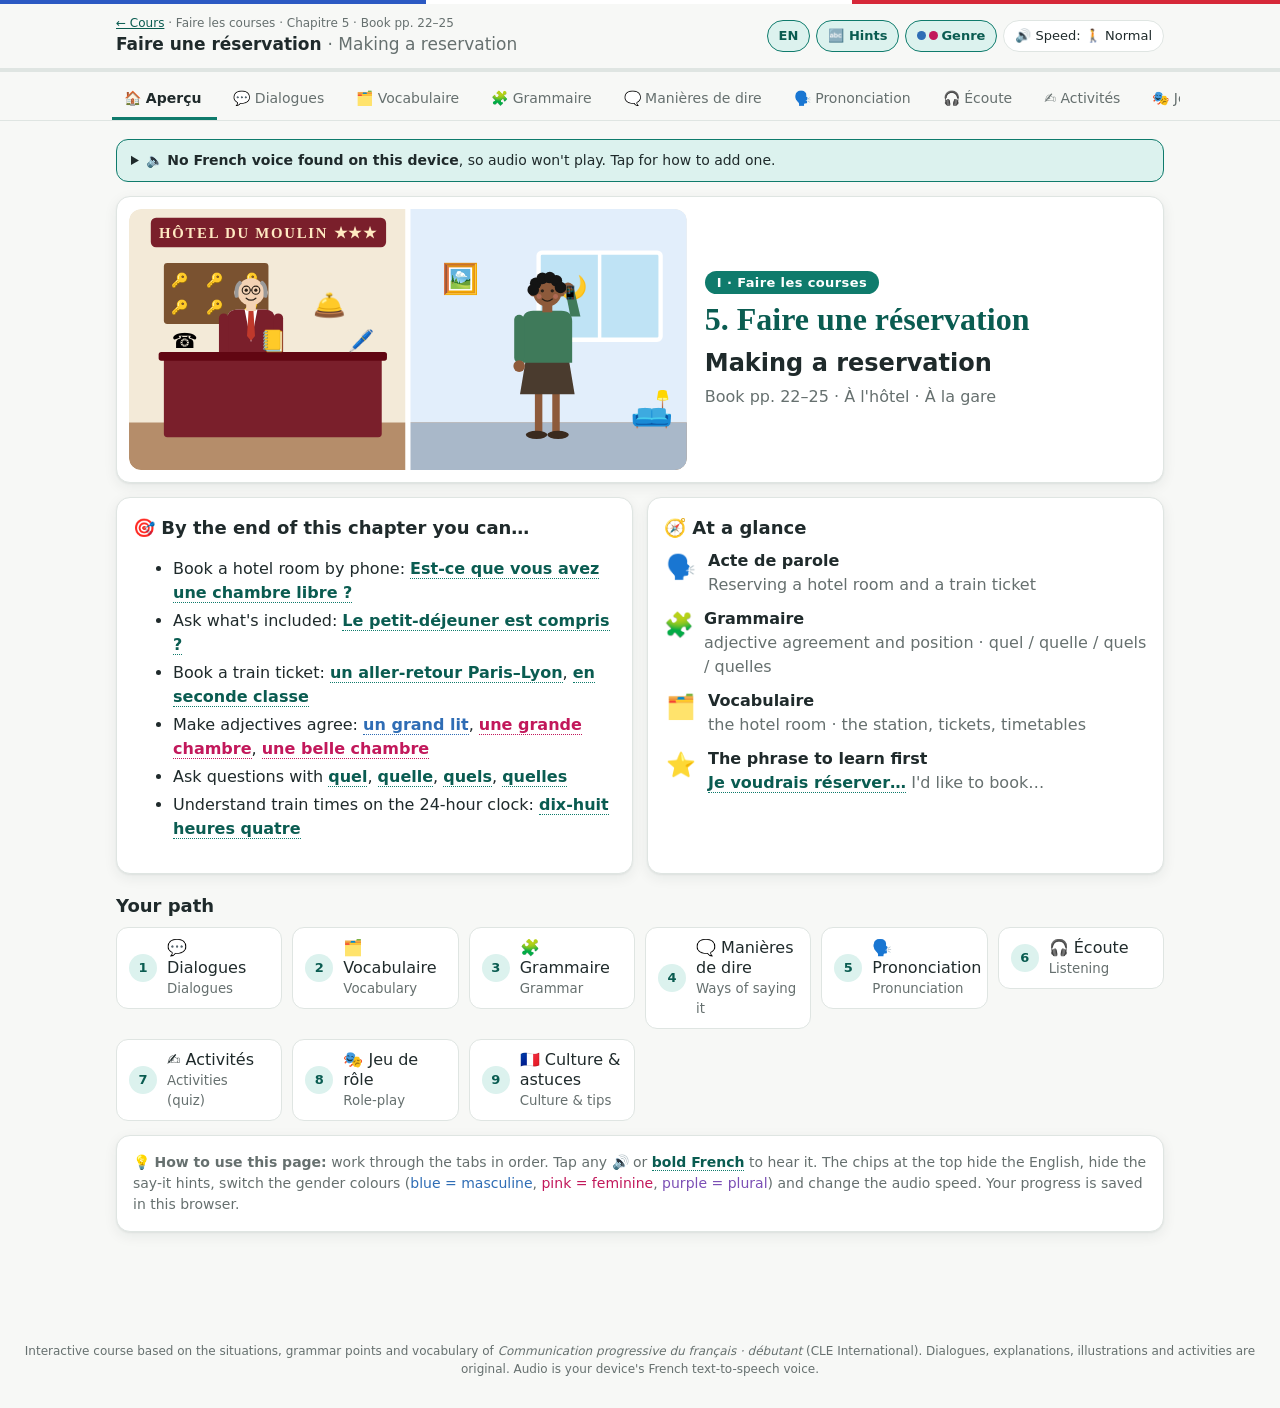
<file: docs/c05.html>
<!DOCTYPE html>
<html lang="en"><head><meta charset="utf-8"><meta name="viewport" content="width=device-width,initial-scale=1">
<title>Faire une réservation · Communication progressive</title><style>:root{
  --bg:#f7f8f6; --panel:#ffffff; --ink:#1f2a2b; --muted:#66706f; --line:#dfe5e2;
  --accent:#0f7b6c; --accent-2:#0a5c51; --accent-soft:#dcf2ee;
  --bleu:#2b59c3; --rouge:#d62839;
  --good:#2f8a4f; --good-soft:#dff3e5; --bad:#c2402a; --bad-soft:#fbe3de;
  --m:#2f6db5; --m-soft:#e2eefb; --f:#c2185b; --f-soft:#fbe3ee; --pl:#7b4fb5; --pl-soft:#efe6fb;
  --radius:14px; --shadow:0 1px 2px rgba(20,40,40,.06),0 4px 14px rgba(20,40,40,.07);
  --ui:system-ui,-apple-system,"Segoe UI",Roboto,sans-serif; --serif:Georgia,"Times New Roman",serif;
}
@media (prefers-color-scheme:dark){:root{
  --bg:#141a1a; --panel:#1d2525; --ink:#e9f0ee; --muted:#9fb0ac; --line:#304040;
  --accent:#3fbfa8; --accent-2:#7fe0cc; --accent-soft:#183731;
  --good:#5cc27f; --good-soft:#1d3324; --bad:#ef7a64; --bad-soft:#3d221d;
  --m:#7fb0ef; --m-soft:#1e2b3b; --f:#f07aa8; --f-soft:#3a2030; --pl:#b896ee; --pl-soft:#2c2340;
  --shadow:none;
}}
*{box-sizing:border-box}
html,body{margin:0;background:var(--bg);color:var(--ink);font-family:var(--ui);line-height:1.5}
button{font:inherit;color:inherit;cursor:pointer}
a{color:var(--accent-2)}
.fr{font-weight:600;line-height:1.4}
.pr{color:var(--muted);font-style:italic;font-size:14px}
.en{color:var(--muted)}
body.no-pr .pr{display:none} body.no-en .en{display:none}
b.say{color:var(--accent-2);cursor:pointer;border-bottom:1px dotted var(--accent)}
b.say:hover{background:var(--accent-soft)}
/* gender colours (switchable) */
.g-m{color:var(--m)!important} .g-f{color:var(--f)!important} .g-pl{color:var(--pl)!important}
b.say.g-m{border-bottom-color:var(--m)} b.say.g-f{border-bottom-color:var(--f)} b.say.g-pl{border-bottom-color:var(--pl)}
body.no-gc .g-m,body.no-gc .g-f,body.no-gc .g-pl{color:inherit!important}
.gdot{display:inline-block;width:9px;height:9px;border-radius:50%;margin-right:-3px}.gdot.m{background:var(--m)}.gdot.f{background:var(--f)}

/* header */
header.top{position:sticky;top:0;z-index:20;background:color-mix(in srgb,var(--bg) 92%,transparent);backdrop-filter:blur(8px);border-bottom:1px solid var(--line)}
header.top::before{content:"";display:block;height:4px;background:linear-gradient(90deg,var(--bleu) 33.3%,#fff 33.3% 66.6%,var(--rouge) 66.6%)}
.top-inner{max-width:1080px;margin:0 auto;padding:10px 16px;display:flex;gap:12px;align-items:center;flex-wrap:wrap}
.brand{display:flex;flex-direction:column;min-width:0;flex:1}
.brand small{color:var(--muted);font-size:12px}
.brand b{font-size:17px}
.toggles{display:flex;gap:6px;flex-wrap:wrap;align-items:center}
.chip{border:1px solid var(--line);background:var(--panel);border-radius:999px;padding:5px 11px;font-size:13px;display:inline-flex;gap:6px;align-items:center}
.chip.on{background:var(--accent-soft);border-color:var(--accent);color:var(--accent-2);font-weight:600}
.progress{height:4px;background:var(--line)} .progress>div{height:100%;background:var(--accent);transition:width .4s}
nav.tabs{max-width:1080px;margin:0 auto;padding:8px 12px 0;display:flex;gap:4px;overflow-x:auto;scrollbar-width:none}
nav.tabs::-webkit-scrollbar{display:none}
nav.tabs a{flex:none;text-decoration:none;color:var(--muted);padding:8px 12px;border-radius:10px 10px 0 0;font-size:14px;border-bottom:3px solid transparent;white-space:nowrap}
nav.tabs a.active{color:var(--ink);font-weight:600;border-bottom-color:var(--accent)}
nav.tabs a .tick{color:var(--good);margin-inline-start:4px}

main{max-width:1080px;margin:0 auto;padding:18px 16px 80px}
h2{margin:6px 0 4px;font-size:24px} h3{margin:18px 0 8px;font-size:18px}
.h2en{font-size:16px;font-weight:400}
.lead{color:var(--muted);margin:0 0 16px}
.card{background:var(--panel);border:1px solid var(--line);border-radius:var(--radius);padding:16px;box-shadow:var(--shadow)}
.stack>*+*{margin-top:14px}
.grid{display:grid;gap:12px;grid-template-columns:repeat(auto-fill,minmax(210px,1fr))}
.row{display:flex;gap:8px;flex-wrap:wrap;align-items:center}
.btn{border:1px solid var(--line);background:var(--panel);padding:8px 14px;border-radius:10px;font-weight:500}
.btn:hover{border-color:var(--accent)}
.btn.primary{background:var(--accent);border-color:var(--accent);color:#fff}
.btn.primary:hover{background:var(--accent-2)}
.btn.small{padding:4px 10px;font-size:13px}
.play{border:none;background:var(--accent-soft);color:var(--accent-2);width:34px;height:34px;border-radius:50%;flex:none;display:inline-grid;place-items:center;font-size:14px;vertical-align:middle}
.play:hover{background:var(--accent);color:#fff}
.play.speaking{background:var(--accent);color:#fff;animation:pulse 1s infinite}
@keyframes pulse{50%{transform:scale(1.1)}}
.banner{background:var(--accent-soft);border:1px solid var(--accent);border-radius:12px;padding:10px 14px;font-size:14px;margin-bottom:14px}
.done-btn{margin-top:22px}
.muted{color:var(--muted)}
footer{text-align:center;color:var(--muted);font-size:12px;padding:30px 16px}

/* illustrations */
.scene-svg{width:100%;height:auto;display:block;border-radius:12px}
.scene-wrap{margin:10px 0 4px;border-radius:12px;overflow:hidden;border:1px solid var(--line)}
.actor .bob{transform-box:fill-box;transform-origin:50% 100%}
.actor.talking .bob{animation:talk .55s ease-in-out infinite alternate}
@keyframes talk{from{transform:translateY(0)}to{transform:translateY(-5px)}}
.actor.talking{filter:drop-shadow(0 0 6px rgba(255,205,0,.9))}
.av{flex:none;border-radius:50%}

/* overview */
.hero2{display:grid;grid-template-columns:1.25fr 1fr;gap:18px;align-items:center;padding:12px}
.hero-art{border-radius:12px;overflow:hidden}
.hero-txt .fr.big{font-family:var(--serif);font-size:32px;color:var(--accent-2);line-height:1.2;margin:6px 0}
.rub-badge{display:inline-block;color:#fff;border-radius:999px;padding:2px 12px;font-size:13px;font-weight:700;letter-spacing:.03em}
.r1{background:#0f7b6c}.r2{background:#2b59c3}.r3{background:#b5652b}.r4{background:#a3407e}.r5{background:#5b4fb5}.r6{background:#c0392b}
.ov-grid{display:grid;grid-template-columns:1fr 1fr;gap:14px}
.glance{display:flex;flex-direction:column;gap:10px}
.gl{display:flex;gap:10px;align-items:flex-start}.gl-ic{font-size:24px;width:34px;text-align:center}
.goals li{margin:4px 0}
.path{display:grid;grid-template-columns:repeat(auto-fill,minmax(160px,1fr));gap:10px}
.path a{text-decoration:none;color:var(--ink)}
.path .step{padding:10px 12px;border-radius:12px;border:1px solid var(--line);background:var(--panel);display:flex;gap:10px;align-items:center;line-height:1.25}
.path .step.done{border-color:var(--good);background:var(--good-soft)}
.path .num{width:28px;height:28px;border-radius:50%;background:var(--accent-soft);color:var(--accent-2);display:grid;place-items:center;font-weight:700;font-size:13px;flex:none}
.path .done .num{background:var(--good);color:#fff}

/* dialogue */
.dlg-head{display:flex;justify-content:space-between;gap:10px;align-items:center;flex-wrap:wrap}
.dtitle{font-size:20px;font-family:var(--serif)}
.sit-n{display:inline-grid;place-items:center;width:26px;height:26px;border-radius:50%;background:var(--accent);color:#fff;font-weight:700;font-size:14px}
.sit-n:empty{display:none}
.bubbles{display:flex;flex-direction:column;gap:10px;margin-top:10px}
.bub{display:flex;gap:10px;align-items:flex-start;max-width:88%}
.bub.right{align-self:flex-end;flex-direction:row-reverse}
.bub .body{background:var(--bg);border:1px solid var(--line);border-radius:14px;padding:8px 12px;cursor:pointer;transition:background .2s}
.bub .who{font-size:12px;color:var(--muted);font-weight:600}
.bub .fr.line{font-size:19px;display:block}
.bub.active .body{background:var(--accent-soft);border-color:var(--accent)}
.bub.m .who{color:var(--m)} .bub.f .who{color:var(--f)}
.stage-dir{align-self:center;font-style:italic;color:var(--muted);font-size:14px;background:var(--bg);border-radius:999px;padding:2px 14px}
.hidetext .bub .fr.line,.hidetext .bub .en{filter:blur(7px)} .hidetext .bub.revealed .fr.line,.hidetext .bub.revealed .en{filter:none}
.roleplay .bub.mine:not(.revealed) .fr.line,.roleplay .bub.mine:not(.revealed) .en{filter:blur(7px)}
.roleplay .bub.mine .body{border:2px dashed var(--accent)}
.shadow-cue{font-size:14px;color:var(--accent-2);font-weight:700;min-height:22px;margin-top:6px}
.dgloss{display:flex;flex-wrap:wrap;gap:6px;margin-top:12px;padding-top:10px;border-top:1px dashed var(--line)}
.gchip{border:1px solid var(--line);border-radius:999px;padding:2px 10px;font-size:14px;cursor:pointer;background:var(--bg)}

/* vocabulary */
.filters{display:flex;gap:6px;flex-wrap:wrap;margin-bottom:12px}
.picdict{display:grid;grid-template-columns:repeat(auto-fill,minmax(140px,1fr));gap:10px}
.picdict.small{grid-template-columns:repeat(auto-fill,minmax(118px,1fr));gap:8px}
.pd{display:flex;flex-direction:column;align-items:center;gap:2px;border:1px solid var(--line);border-top:5px solid var(--line);border-radius:14px;background:var(--panel);padding:10px 6px;text-align:center;box-shadow:var(--shadow);transition:transform .15s}
.pd:hover{transform:translateY(-2px)}
.pd .pd-pic{font-size:42px;line-height:1.15}
.picdict.small .pd .pd-pic{font-size:34px}
.pd .fr{font-size:16px}.pd .en{font-size:12px}
.pd-m{border-top-color:var(--m)}.pd-f{border-top-color:var(--f)}.pd-pl{border-top-color:var(--pl)}
body.no-gc .pd{border-top-color:var(--line)}
.vcard{display:flex;flex-direction:column;gap:2px;position:relative;cursor:pointer;border-left:5px solid var(--line)}
.vc-m{border-left-color:var(--m)}.vc-f{border-left-color:var(--f)}.vc-pl{border-left-color:var(--pl)}
.vcard .pic{font-size:30px;line-height:1.2}
.vcard .fr{font-size:20px}
.vcard .play{position:absolute;top:12px;right:12px}
.vcard .box{position:absolute;top:54px;right:14px;font-size:11px;color:var(--muted)}
.tag{display:inline-block;font-size:11px;background:var(--accent-soft);color:var(--accent-2);border-radius:6px;padding:1px 6px;margin-top:4px;width:max-content}
.g-tag-m{background:var(--m-soft);color:var(--m)}.g-tag-f{background:var(--f-soft);color:var(--f)}.g-tag-pl{background:var(--pl-soft);color:var(--pl)}
.flash-wrap{max-width:440px;margin:0 auto;text-align:center}
.flash{perspective:1000px;height:270px;cursor:pointer;margin:10px 0}
.flash-inner{position:relative;width:100%;height:100%;transition:transform .5s;transform-style:preserve-3d}
.flash.flipped .flash-inner{transform:rotateY(180deg)}
.flash .face{position:absolute;inset:0;backface-visibility:hidden;display:flex;flex-direction:column;align-items:center;justify-content:center;gap:6px;border-radius:18px;border:1px solid var(--line);border-top:8px solid var(--line);background:var(--panel);box-shadow:var(--shadow);padding:16px}
.flash.gb-m .face{border-top-color:var(--m)}.flash.gb-f .face{border-top-color:var(--f)}.flash.gb-pl .face{border-top-color:var(--pl)}
.flash .back{transform:rotateY(180deg);background:var(--accent-soft)}
.flash .fr{font-size:32px}
.flash .pic{font-size:50px}

/* grammar + infographics */
.gblock h3{margin-top:0;font-size:20px}
.gblock p{margin:8px 0}
.after{border-top:1px dashed var(--line);margin-top:12px}
table.g{border-collapse:collapse;width:100%;margin-top:10px}
table.g td,table.g th{border-bottom:1px solid var(--line);padding:8px;text-align:left}
table.g td.frcell{font-size:18px;white-space:nowrap}
figure.info{margin:14px 0;padding:14px;border-radius:14px;background:linear-gradient(180deg,var(--bg),var(--panel));border:1px solid var(--line)}
figure.info figcaption{font-size:13px;text-transform:uppercase;letter-spacing:.06em;color:var(--accent-2);font-weight:800;margin-bottom:10px}
.gnote{margin-top:10px;font-size:14px;background:var(--accent-soft);border-radius:10px;padding:8px 12px}
.schip{display:inline-block;margin:3px;border:1px solid var(--line);background:var(--panel);border-radius:999px;padding:3px 12px;cursor:pointer;font-weight:600}
.schip .en{font-weight:400;font-size:13px}
.end{color:var(--rouge);font-weight:800}
/* gender columns */
.gcols{display:grid;grid-template-columns:repeat(auto-fit,minmax(200px,1fr));gap:10px}
.gcol{border-radius:12px;padding:10px;border:2px solid}
.gc-m{border-color:var(--m);background:var(--m-soft)}.gc-f{border-color:var(--f);background:var(--f-soft)}.gc-pl{border-color:var(--pl);background:var(--pl-soft)}
.ghead{display:flex;gap:8px;align-items:center;margin-bottom:6px}
.gbadge{font-family:var(--serif);font-size:22px;font-weight:800;border-radius:10px;padding:0 10px;color:#fff}
.gc-m .gbadge{background:var(--m)}.gc-f .gbadge{background:var(--f)}.gc-pl .gbadge{background:var(--pl)}
/* merges */
.merges{display:flex;flex-direction:column;gap:8px}
.mrow,.eq{display:flex;gap:6px;align-items:center;flex-wrap:wrap;cursor:pointer}
.eq{justify-content:center;margin:12px 0 0}
.mb{display:inline-grid;place-items:center;min-width:48px;padding:4px 10px;border-radius:10px;font-weight:800;font-size:18px;color:#fff;font-family:var(--serif)}
.mb-p{background:#555}.mb-m{background:var(--m)}.mb-f{background:var(--f)}.mb-pl{background:var(--pl)}.mb-x{background:#888}
.mb-r{background:var(--panel);color:var(--ink);border:2px dashed var(--muted)}
.mb-r.fused{background:var(--rouge);color:#fff;border:2px solid var(--rouge);box-shadow:0 0 0 4px rgba(214,40,57,.15)}
.op{font-weight:800;color:var(--muted);font-size:18px}
.mex{margin-left:8px}
.nomerge .mb-r{opacity:.9}
/* scale */
.scale{position:relative;height:196px;margin:0 50px}
.sbar{position:absolute;left:0;right:0;top:80px;height:12px;border-radius:6px}
.smark{position:absolute;transform:translateX(-50%);display:flex;flex-direction:column;align-items:center;text-align:center;cursor:pointer;width:120px;font-size:14px;line-height:1.2}
.smark.up{top:0;justify-content:flex-end;height:78px}
.smark.dn{top:94px}
.smark .spic{font-size:20px}
.smark.up::after{content:"";width:2px;height:8px;background:var(--muted)}
.smark.dn::before{content:"";width:2px;height:8px;background:var(--muted)}
.smark .en{font-size:12px}
.sends{display:flex;justify-content:space-between;font-size:12px;color:var(--muted);font-weight:700;text-transform:uppercase}
/* ladder */
.ladder{display:flex;flex-direction:column;gap:8px}
.rung{display:flex;gap:10px;align-items:center;border-left:6px solid;border-radius:10px;background:var(--panel);padding:6px 10px}
.rname{color:#fff;border-radius:8px;padding:2px 10px;font-weight:700;display:flex;flex-direction:column;line-height:1.2;min-width:96px}
.rname small{font-weight:400;opacity:.85}
/* conjugation */
.conj{display:grid;grid-template-columns:repeat(auto-fit,minmax(200px,1fr));gap:10px}
.cverb{border:1px solid var(--line);border-radius:12px;overflow:hidden;background:var(--panel)}
.cinf{background:var(--accent);color:#fff;padding:6px 10px;cursor:pointer}.cinf .fr{color:#fff;font-size:18px}.cinf .en{color:#e8fffa}
.cform{display:flex;gap:8px;padding:4px 10px;border-top:1px solid var(--line);cursor:pointer}
.cform:hover{background:var(--accent-soft)}
.cform .cp{color:var(--muted);width:64px;flex:none;font-size:13px;padding-top:2px}
.cform .fr{font-size:17px}
.qzbox{display:inline-flex;gap:6px;align-items:center;flex-wrap:wrap}
/* compare */
.cmp{display:grid;gap:10px}
.cmpcol{border:2px solid;border-radius:12px;overflow:hidden;background:var(--panel)}
.cmphead{color:#fff;font-weight:800;padding:6px 10px;font-size:18px;font-family:var(--serif);display:flex;flex-direction:column;line-height:1.2}
.cmphead small{font-family:var(--ui);font-weight:400;font-size:12px;opacity:.9}
.cmppic{text-align:center;padding:6px}.cmppic.emo{font-size:46px}
.cmplines{padding:4px 10px 10px}.cl{padding:3px 0;cursor:pointer;display:flex;flex-direction:column}.cl .en{font-size:13px}
@media (max-width:640px){.cmp{grid-template-columns:1fr!important}}
/* documents */
.doc-fig{display:flex;flex-direction:column;align-items:center}
.doc{width:min(100%,420px);border-radius:10px;padding:16px 18px;box-shadow:0 6px 20px rgba(0,0,0,.18);position:relative}
.doc-title{font-weight:800;font-size:20px;text-align:center}
.doc-sub{text-align:center;font-size:13px;opacity:.8;margin-bottom:6px}
.doc-row{display:flex;gap:6px;align-items:baseline;padding:3px 0;cursor:pointer}
.doc-row .dots{flex:1;border-bottom:2px dotted currentColor;opacity:.35}
.doc-foot{text-align:center;font-size:13px;margin-top:8px;opacity:.85}
.doc-chalk{background:#2c3a2f;color:#f2f2e8;font-family:"Comic Sans MS","Chalkboard SE",cursive;border:8px solid #8a5a2b}
.doc-board{background:#111;color:#ffcd00;font-family:ui-monospace,Menlo,monospace}.doc-board .doc-title{color:#fff;letter-spacing:.2em}
.doc-ticket{background:#fffbe8;color:#222;border:2px dashed #b99a2b;font-family:ui-monospace,Menlo,monospace}
.doc-receipt{background:#fff;color:#222;font-family:ui-monospace,Menlo,monospace;clip-path:polygon(0 0,100% 0,100% 96%,95% 100%,90% 96%,85% 100%,80% 96%,75% 100%,70% 96%,65% 100%,60% 96%,55% 100%,50% 96%,45% 100%,40% 96%,35% 100%,30% 96%,25% 100%,20% 96%,15% 100%,10% 96%,5% 100%,0 96%)}
.doc-menu{background:#fdf6e3;color:#3a2a1e;font-family:var(--serif);border:3px double #7a3b1d}
.doc-form{background:#fff;color:#222;border:1px solid #bbb;border-top:10px solid var(--bleu)}
.doc-label{background:#fff8d6;color:#3a2a1e;border:2px solid #e0b100;border-radius:16px}
/* minis + pattern */
.minis{display:flex;flex-wrap:wrap;gap:10px;justify-content:center}
.minic{display:flex;flex-direction:column;align-items:center;border:1px solid var(--line);border-radius:12px;padding:8px 10px;background:var(--panel);cursor:pointer;min-width:120px}
.minic .en{font-size:12px}
.pattern{display:flex;flex-direction:column;gap:8px}
.prow{display:flex;flex-wrap:wrap;gap:6px;align-items:center}
.pfix{background:var(--accent);color:#fff;border-radius:10px;padding:6px 12px;font-weight:700;cursor:pointer}
.pslot{display:inline-flex;flex-direction:column;border:2px dashed var(--accent);border-radius:10px;padding:2px 8px;font-weight:600}
.pslot span{cursor:pointer;padding:1px 0}.pslot span:hover{text-decoration:underline}
/* flow (conversation map) */
.flow{position:relative;display:flex;flex-direction:column;gap:6px}
.flow::before{content:"";position:absolute;left:50%;top:44px;bottom:6px;width:3px;background:var(--line);transform:translateX(-50%)}
.lane-heads{display:flex;justify-content:space-between;font-weight:700;margin-bottom:6px}
.lane-heads span{display:flex;gap:6px;align-items:center}
.fstep{display:flex;position:relative}
.fstep.l{justify-content:flex-start}.fstep.r{justify-content:flex-end}
.fcard{width:calc(50% - 22px);display:flex;gap:10px;align-items:flex-start;background:var(--panel);border:1px solid var(--line);border-radius:12px;padding:8px 10px;cursor:pointer;box-shadow:var(--shadow)}
.fstep.l .fcard{border-left:5px solid var(--bleu)}.fstep.r .fcard{border-right:5px solid var(--rouge)}
.fn{flex:none;width:24px;height:24px;border-radius:50%;background:var(--accent);color:#fff;display:grid;place-items:center;font-weight:700;font-size:12px}
.fcard .en{font-size:13px}.fcard .alt{font-size:12px;color:var(--muted);margin-top:2px}
@media (max-width:640px){.flow::before{display:none}.fcard{width:92%}}

/* widgets */
.widget{margin-top:14px;padding:14px;border-radius:12px;background:var(--bg);border:2px dashed var(--accent)}
.widget .label{font-size:12px;text-transform:uppercase;letter-spacing:.06em;color:var(--accent-2);font-weight:800;margin-bottom:8px}
.result{font-size:40px;text-align:center;margin:8px 0;min-height:60px}
.cap{font-size:15px}
.spool{display:flex;flex-wrap:wrap;gap:6px;min-height:46px;padding:8px;border-radius:10px;background:var(--panel);border:1px solid var(--line);margin-bottom:8px}
.scols{display:grid;gap:8px}
.scol2{border:2px solid;border-radius:12px;min-height:110px;cursor:pointer;background:var(--panel);overflow:hidden}
.sch{color:#fff;font-weight:700;padding:4px 10px;text-align:center}
.sin{display:flex;flex-wrap:wrap;gap:4px;padding:6px}
.tile.small{font-size:14px;padding:1px 8px}
.pricetag{display:flex;justify-content:center;margin:6px 0}
.pt-num{background:#ffcd00;color:#1f2a2b;font-weight:800;font-size:34px;padding:4px 22px 4px 30px;border-radius:6px 30px 30px 6px;position:relative;font-family:var(--serif)}
.pt-num::before{content:"";position:absolute;left:10px;top:50%;width:10px;height:10px;border-radius:50%;background:var(--bg);transform:translateY(-50%)}
.money{display:inline-flex;flex-wrap:wrap;gap:4px;justify-content:center;margin:4px 0}
.note{display:inline-grid;place-items:center;width:54px;height:30px;border-radius:4px;font-size:12px;font-weight:800;color:#fff}
.n50{background:#e07b39}.n20{background:#3b78c2}.n10{background:#c0392b}.n5{background:#7f8c8d}
.coin{display:inline-grid;place-items:center;width:30px;height:30px;border-radius:50%;background:radial-gradient(#f5d68a,#c9a227);font-size:10px;font-weight:800;color:#5a4400;border:2px solid #b0901a}
.coin.small{width:24px;height:24px;background:radial-gradient(#e8b48a,#b5652b);color:#fff;border-color:#8a4a1a;font-size:9px}
.clockrow{display:flex;gap:18px;align-items:center;flex-wrap:wrap;justify-content:center}
.ck-big{font-size:36px;font-weight:800;font-family:ui-monospace,Menlo,monospace}
.ck-words .fr{font-size:20px}

/* expressions */
.xhead{display:flex;gap:10px;align-items:center;margin-bottom:8px;font-size:17px}
.xic{font-size:26px}
.xitems{display:grid;grid-template-columns:repeat(auto-fill,minmax(280px,1fr));gap:8px}
.xitem{display:flex;justify-content:space-between;gap:8px;align-items:center;border:1px solid var(--line);border-radius:12px;padding:8px 12px;cursor:pointer;background:var(--bg)}
.xitem:hover{border-color:var(--accent)}
.xitem .fr{font-size:17px}.xitem .en{font-size:13px}
.reg{font-size:11px;font-weight:700;border-radius:8px;padding:2px 8px;display:flex;flex-direction:column;align-items:center;line-height:1.15;flex:none}
.reg small{font-weight:400;font-size:10px}
.reg-poli{background:#e2eefb;color:#2b59c3}.reg-std{background:#e5f4e8;color:#2f8a4f}.reg-fam{background:#fdecd8;color:#b5652b}.reg-sout{background:#efe6fb;color:#7b4fb5}
.xreply{margin-top:8px;font-size:14px;color:var(--muted)}

/* sounds */
.letter{display:flex;gap:14px}
.letter .glyph{font-size:30px;font-weight:800;line-height:1.1;min-width:90px;height:80px;padding:0 8px;display:grid;place-items:center;border-radius:16px;background:var(--accent-soft);color:var(--accent-2);flex:none;cursor:pointer;text-align:center;font-family:var(--serif)}
.ex{display:inline-flex;gap:6px;align-items:center;border:1px solid var(--line);border-radius:999px;padding:2px 4px 2px 12px;margin:3px;cursor:pointer;background:var(--panel)}
.ex .fr{font-size:17px}
.pair{display:grid;grid-template-columns:1fr auto 1fr;gap:10px;align-items:center}
.pair .side{text-align:center;padding:10px;border:1px solid var(--line);border-radius:12px;cursor:pointer;background:var(--panel)}
.pair .side .fr{font-size:26px;display:block}
.vs{color:var(--muted);font-size:12px;text-align:center;max-width:160px}

/* quiz */
.quiz{max-width:680px;margin:0 auto}
.qhead{display:flex;justify-content:space-between;color:var(--muted);font-size:13px;margin-bottom:8px}
.qtag{background:var(--accent-soft);color:var(--accent-2);border-radius:6px;padding:0 6px;font-weight:600}
.qbar{height:6px;border-radius:6px;background:var(--line);overflow:hidden;margin-bottom:14px}.qbar>div{height:100%;background:var(--accent);transition:width .3s}
.qtext{font-size:18px;font-weight:600;margin-bottom:10px}
.qpic{font-size:54px;text-align:center}
.qsentence{font-size:24px;text-align:center;margin:10px 0}
.qsentence .blank{display:inline-block;min-width:70px;border-bottom:3px solid var(--accent);color:var(--accent-2)}
.opts{display:grid;gap:8px}
.opt{text-align:start;border:2px solid var(--line);background:var(--panel);border-radius:12px;padding:10px 14px;font-size:16px}
.opt:hover:not(:disabled){border-color:var(--accent)}
.opt.correct{border-color:var(--good);background:var(--good-soft)}
.opt.wrong{border-color:var(--bad);background:var(--bad-soft)}
.feedback{margin-top:12px;padding:10px 14px;border-radius:12px;font-size:15px}
.feedback.good{background:var(--good-soft);color:var(--good)} .feedback.bad{background:var(--bad-soft);color:var(--bad)}
.feedback .ex-text{color:var(--ink);display:block;margin-top:4px}
.tiles{display:flex;flex-wrap:wrap;gap:8px;justify-content:center;min-height:56px;padding:8px;border-radius:12px}
.tiles.lines{flex-direction:column;align-items:stretch}.tiles.lines .tile{text-align:left;font-size:16px}
.tiles.answer{border:2px dashed var(--line);margin-bottom:8px}
.tile{font-size:18px;border:1px solid var(--line);background:var(--panel);border-radius:10px;padding:2px 14px}
.big-play{width:72px;height:72px;font-size:28px;margin:6px auto 14px;display:grid}
.score{font-size:48px;font-weight:800;text-align:center;color:var(--accent-2)}
.match{display:grid;grid-template-columns:1fr 1fr;gap:8px}
.match .mi{border:2px solid var(--line);background:var(--panel);border-radius:10px;padding:8px;text-align:center;min-height:52px}
.match .mi .fr{font-size:17px}
.match .mi.sel{border-color:var(--accent);background:var(--accent-soft)}
.match .mi.ok{border-color:var(--good);background:var(--good-soft);opacity:.55}
.match .mi.no{border-color:var(--bad);background:var(--bad-soft)}
.tin{font:inherit;font-size:18px;padding:8px 10px;border-radius:10px;border:2px solid var(--accent);background:var(--panel);color:var(--ink);min-width:120px}
.tin.ok{border-color:var(--good);background:var(--good-soft)} .tin.no{border-color:var(--bad);background:var(--bad-soft)}
.frkeys{margin:8px 0}.frkeys .chip{font-size:16px;font-weight:700;padding:3px 11px}

/* role-play */
.rp{display:flex;flex-direction:column;gap:10px}
.rp-body{display:flex;flex-direction:column;gap:10px}
.memo{display:flex;flex-wrap:wrap;gap:6px;margin-top:8px}
.memo span{background:#fff8d6;color:#5a4400;border:1px solid #e0b100;border-radius:6px;padding:1px 8px;font-size:13px;transform:rotate(-1deg)}
.yourturn{background:var(--accent-soft);border-radius:10px;padding:8px 12px}
.rec{display:flex;gap:8px;align-items:center;flex-wrap:wrap}
.rec .dot{display:inline-block;width:10px;height:10px;border-radius:50%;background:var(--bad);animation:pulse 1s infinite}

/* culture */
.cgrid{display:grid;grid-template-columns:repeat(auto-fill,minmax(300px,1fr));gap:12px}
.ccard{display:flex;gap:12px;border-top:5px solid var(--bleu)}
.ccard:nth-child(3n+2){border-top-color:var(--rouge)}.ccard:nth-child(3n){border-top-color:var(--accent)}
.cic{font-size:34px;flex:none}
.ckind{font-size:11px;text-transform:uppercase;letter-spacing:.08em;color:var(--muted);font-weight:700}
.tipcard{display:flex;gap:12px}
.tipcard .ic{font-size:28px;flex:none}
.mist{display:flex;flex-direction:column;gap:6px}
.mrow2{display:grid;grid-template-columns:1fr 1fr 1.3fr;gap:10px;align-items:center;background:var(--panel);border:1px solid var(--line);border-radius:10px;padding:8px 12px}
.no-say{color:var(--bad);text-decoration:line-through;text-decoration-thickness:1px}
.yes-say{color:var(--good);cursor:pointer}
@media (max-width:640px){.mrow2{grid-template-columns:1fr}}

/* tests */
.tile.sel{border-color:var(--accent);background:var(--accent-soft)}
.tile.ok{border-color:var(--good);background:var(--good-soft)}
.tile.no{border-color:var(--bad);background:var(--bad-soft)}
.titems{padding-inline-start:22px;margin:6px 0} .titems li{margin:10px 0}
.qsent .fr{font-size:17px}
.qsent select{font-size:16px;max-width:100%;padding:2px 6px;border-radius:8px;border:2px solid var(--accent);background:var(--panel);color:var(--ink);margin:0 4px}
.qsent select.ok{border-color:var(--good);background:var(--good-soft)} .qsent select.no{border-color:var(--bad);background:var(--bad-soft)}
.blank{display:inline-block;min-width:60px;border-bottom:2px solid var(--accent);color:var(--accent-2);text-align:center}
.fb{font-size:14px;margin-top:2px}
.markbox{border:2px solid var(--accent);border-radius:10px;min-width:56px;text-align:center;display:flex;flex-direction:column;line-height:1.2;padding:4px}
.markbox .got{font-weight:800;font-size:18px;color:var(--accent-2);border-bottom:1px solid var(--line)} .markbox .of{font-size:13px;color:var(--muted)}
.tsec.full{border-color:var(--good)} .tsec.part{border-color:var(--accent)}
.tgrid{display:grid;grid-template-columns:repeat(auto-fill,minmax(300px,1fr));gap:4px 20px}
.tgrid .qsent{display:flex;gap:6px;align-items:center;flex-wrap:wrap}
.tgrid .tin{min-width:0;width:140px;font-size:16px;padding:4px 8px}
.mini{background:var(--bg);border-radius:10px;padding:8px 12px;border:1px solid var(--line)}
.opt-l{font-size:16px;text-align:left}

/* course home */
.home-hero{display:grid;grid-template-columns:1fr 1.1fr;gap:18px;align-items:center}
.home-hero h1{font-family:var(--serif);font-size:34px;margin:0;line-height:1.15;color:var(--accent-2)}
.rubrique{margin-top:26px}
.rubrique h2{display:flex;gap:10px;align-items:center;flex-wrap:wrap}
.rnum{color:#fff;border-radius:10px;padding:0 12px;font-family:var(--serif)}
.chapters{display:grid;grid-template-columns:repeat(auto-fill,minmax(310px,1fr));gap:10px}
.lesson-link{display:flex;gap:12px;align-items:center;text-decoration:none;color:var(--ink)}
.lesson-link .n{font-size:22px;font-weight:800;color:var(--accent-2);width:40px;text-align:center;flex:none}
.lesson-link .thumb{width:120px;flex:none;border-radius:8px;overflow:hidden;border:1px solid var(--line)}
.lesson-link .frt{font-family:var(--serif);font-size:18px;font-weight:700;color:var(--accent-2)}
.lesson-link:hover{border-color:var(--accent)}
.soon{opacity:.55}
.soon .frt{color:var(--muted)}
.test-link{border-color:var(--accent);background:var(--accent-soft)}

@media (max-width:760px){
  .brand{flex-basis:100%}
  .toggles{width:100%}
  .hero2,.ov-grid,.home-hero{grid-template-columns:1fr}
  .bub{max-width:100%}
  .bub .fr.line{font-size:17px}
  .flash{height:240px}
  .lesson-link .thumb{width:84px}
}

.speedbar{display:flex;gap:6px;align-items:center;flex-wrap:wrap;margin:8px 0 4px;font-size:13px}
.speedbar .chip{padding:3px 10px}
</style></head>
<body><script>window.LESSONS=[];window.COURSE_HOME="index.html";</script><script>// Chapitre 5 · Faire une réservation (book pp. 22–25)
// Situations: 1. À l'hôtel · 2. À la gare
// Grammar: l'adjectif qualificatif · l'adjectif interrogatif « quel »
// Dialogues and activities are original, built on the book's situations, grammar and vocabulary.
LESSONS.push({
  id: "c05", rubrique: 1, num: 5,
  title: "Making a reservation",
  titleFr: "Faire une réservation",
  pages: "Book pp. 22–25",
  goals: [
    "Book a hotel room by phone: [[Est-ce que vous avez une chambre libre ?]]",
    "Ask what's included: [[Le petit-déjeuner est compris ?]]",
    "Book a train ticket: [[un aller-retour Paris–Lyon]], [[en seconde classe]]",
    "Make adjectives agree: [[m:un grand lit]], [[f:une grande chambre]], [[f:une belle chambre]]",
    "Ask questions with [[quel]], [[quelle]], [[quels]], [[quelles]]",
    "Understand train times on the 24-hour clock: [[dix-huit heures quatre]]"
  ],
  glance: [
    ["🗣️", "Acte de parole", "Reserving a hotel room and a train ticket"],
    ["🧩", "Grammaire", "adjective agreement and position · quel / quelle / quels / quelles"],
    ["🗂️", "Vocabulaire", "the hotel room · the station, tickets, timetables"],
    ["⭐", "The phrase to learn first", "[[Je voudrais réserver…]] I'd like to book…"]
  ],

  dialogues: [
    {
      id: "d1", n: 1, title: "At the hotel (by phone)", titleFr: "À l'hôtel",
      note: "Madame Diallo phones a seaside hotel to book a room for the weekend. Spot the adjectives: <i>une chambre <b>libre</b>, un <b>grand</b> lit, deux <b>petits</b> lits, une <b>belle</b> chambre</i>.",
      scene: "hotel", staff: "Le réceptionniste", people: { "Le réceptionniste": "m4", "Madame Diallo": "f4" },
      lines: [
        ["Le réceptionniste", "Hôtel du Moulin, bonjour !", "Hôtel du Moulin, good morning!"],
        ["Madame Diallo", "Bonjour, monsieur. Est-ce que vous avez une chambre libre pour vendredi et samedi soir ? Une chambre pour deux personnes.", "Hello. Do you have a free room for Friday and Saturday night? A room for two people."],
        ["Le réceptionniste", "Vous préférez une chambre avec un grand lit ou avec deux petits lits ?", "Would you prefer a room with a double bed or with two single beds?"],
        ["Madame Diallo", "Avec un grand lit, s'il vous plaît. Et si possible avec vue sur la mer.", "With a double bed, please. And with a sea view if possible."],
        ["Le réceptionniste", "Alors, j'ai une belle chambre au troisième étage, avec salle de bains et vue sur la mer, à quatre-vingt-cinq euros la nuit.", "Then I have a lovely room on the third floor, with a bathroom and a sea view, at 85 euros a night."],
        ["Madame Diallo", "Le petit-déjeuner est compris ?", "Is breakfast included?"],
        ["Le réceptionniste", "Non, madame. Le petit-déjeuner est à douze euros par personne.", "No, madam. Breakfast is 12 euros per person."],
        ["Madame Diallo", "D'accord. Je prends la chambre pour deux nuits.", "All right. I'll take the room for two nights."],
        ["Le réceptionniste", "C'est à quel nom ?", "What name is it under?"],
        ["Madame Diallo", "Au nom de Diallo. D-I-A, deux L, O.", "Under Diallo. D-I-A, double L, O."],
        ["Le réceptionniste", "Merci. Vous pouvez m'envoyer un courriel de confirmation, s'il vous plaît ?", "Thank you. Could you send me a confirmation email, please?"],
        ["Madame Diallo", "Bien sûr, je le fais tout de suite.", "Of course, I'll do it right away."]
      ],
      glossary: [["une chambre libre", "a free room"], ["un grand lit", "a double bed"], ["compris", "included"], ["un courriel", "an email (Québec / official word)"]]
    },
    {
      id: "d2", n: 2, title: "At the station", titleFr: "À la gare",
      note: "Thomas books a return ticket to Lyon. Listen for [[quel]] in the questions and for the 24-hour times.",
      scene: "gare", staff: "L'employé", people: { "L'employé": "m5", "Thomas": "m3" },
      lines: [
        ["Thomas", "Bonjour, je voudrais réserver un billet de train, s'il vous plaît.", "Hello, I'd like to book a train ticket, please."],
        ["L'employé", "Oui, monsieur. Pour quelle destination ?", "Yes, sir. To which destination?"],
        ["Thomas", "Il me faudrait un aller-retour Paris–Lyon : départ jeudi matin, retour dimanche soir.", "I'd need a return Paris–Lyon: leaving Thursday morning, back Sunday evening."],
        ["L'employé", "Jeudi, vous avez un TGV toutes les heures à partir de six heures.", "On Thursday there's a TGV every hour from six o'clock."],
        ["Thomas", "Quels sont les horaires vers huit heures ?", "What are the times around eight?"],
        ["L'employé", "Il y a un train à sept heures cinquante-six et un autre à huit heures cinquante-six.", "There's a train at 7.56 and another at 8.56."],
        ["Thomas", "Sept heures cinquante-six, c'est parfait. Il arrive à quelle heure ?", "7.56 is perfect. What time does it arrive?"],
        ["L'employé", "Arrivée à Lyon à neuf heures quarante-huit. Et pour le retour ?", "Arrival in Lyon at 9.48. And for the return?"],
        ["Thomas", "Dimanche, vers dix-huit heures.", "Sunday, around 6 p.m."],
        ["L'employé", "J'ai un TGV à dix-huit heures quatre, arrivée à Paris à vingt heures. Première ou seconde classe ?", "I have a TGV at 18.04, arriving in Paris at 20.00. First or second class?"],
        ["Thomas", "Seconde, côté fenêtre si possible.", "Second, window side if possible."],
        ["L'employé", "Vous avez une carte de réduction ?", "Do you have a discount card?"],
        ["Thomas", "Oui, une carte jeune.", "Yes, a young person's card."],
        ["L'employé", "Alors, avec la réduction, ça fait quatre-vingt-quatre euros.", "Then with the discount, that's 84 euros."]
      ],
      glossary: [["un aller-retour", "a return ticket"], ["Il me faudrait…", "I'd need… (polite)"], ["les horaires", "the timetable"], ["côté fenêtre", "window side"], ["une réduction", "a discount"]]
    }
  ],

  vocab: [
    { t: "un hôtel trois étoiles", en: "a three-star hotel", pic: "🏨", cat: "L'hôtel", g: "m" },
    { t: "la réception", en: "the reception desk", pic: "🛎️", cat: "L'hôtel", g: "f" },
    { t: "une chambre simple", en: "a single room", pic: "🛏️", cat: "L'hôtel", g: "f" },
    { t: "une chambre double", en: "a double room", pic: "🛏️", cat: "L'hôtel", g: "f" },
    { t: "un grand lit", en: "a double bed", pic: "🛏️", cat: "L'hôtel", g: "m" },
    { t: "deux petits lits", en: "two single beds", pic: "🛏️", cat: "L'hôtel", g: "pl" },
    { t: "une salle de bains", en: "a bathroom", pic: "🛁", cat: "L'hôtel", g: "f" },
    { t: "une douche", en: "a shower", pic: "🚿", cat: "L'hôtel", g: "f" },
    { t: "des W.-C. séparés", en: "a separate toilet", pic: "🚽", cat: "L'hôtel", g: "pl", pr: "day doobl-vay-SAY" },
    { t: "avec vue sur la mer", en: "with a sea view", pic: "🌊", cat: "L'hôtel" },
    { t: "avec vue sur la montagne", en: "with a mountain view", pic: "🏔️", cat: "L'hôtel" },
    { t: "un étage", en: "a floor, a storey", pic: "🏢", cat: "L'hôtel", g: "m" },
    { t: "une nuit", en: "a night", pic: "🌙", cat: "L'hôtel", g: "f" },
    { t: "la clé", en: "the key", pic: "🔑", cat: "L'hôtel", g: "f" },
    { t: "le petit-déjeuner", en: "breakfast", pic: "🥐", cat: "L'hôtel", g: "m" },
    { t: "compris", en: "included", pic: "✅", cat: "L'hôtel" },
    { t: "libre", en: "free, available", pic: "🟢", cat: "L'hôtel" },
    { t: "complet", en: "full, fully booked", pic: "🔴", cat: "L'hôtel", note: "[[L'hôtel est complet.]]" },
    { t: "réserver", en: "to book, to reserve", pic: "📅", cat: "L'hôtel" },
    { t: "une réservation", en: "a booking", pic: "📅", cat: "L'hôtel", g: "f" },
    { t: "un courriel de confirmation", en: "a confirmation email", pic: "📧", cat: "L'hôtel", g: "m" },
    { t: "la gare", en: "the train station", pic: "🚉", cat: "La gare", g: "f" },
    { t: "le TGV", en: "the high-speed train (train à grande vitesse)", pic: "🚄", cat: "La gare", g: "m", pr: "tay-zhay-VAY" },
    { t: "le guichet", en: "the ticket office", pic: "🎫", cat: "La gare", g: "m", pr: "gee-SHAY" },
    { t: "un billet", en: "a ticket", pic: "🎫", cat: "La gare", g: "m" },
    { t: "un aller simple", en: "a one-way ticket", pic: "➡️", cat: "La gare", g: "m" },
    { t: "un aller-retour", en: "a return ticket", pic: "🔁", cat: "La gare", g: "m" },
    { t: "le départ", en: "the departure", pic: "🛫", cat: "La gare", g: "m" },
    { t: "l'arrivée", en: "the arrival", pic: "🛬", cat: "La gare", g: "f" },
    { t: "les horaires", en: "the timetable, the times", pic: "🕗", cat: "La gare", g: "pl" },
    { t: "le quai", en: "the platform", pic: "🛤️", cat: "La gare", g: "m", pr: "KAY" },
    { t: "la voie", en: "the track (voie 5 = platform 5)", pic: "🛤️", cat: "La gare", g: "f" },
    { t: "en première classe", en: "in first class", pic: "1️⃣", cat: "La gare" },
    { t: "en seconde classe", en: "in second class", pic: "2️⃣", cat: "La gare", pr: "suh-GOND (c = g)" },
    { t: "une réduction", en: "a discount", pic: "➖", cat: "La gare", g: "f" },
    { t: "côté fenêtre", en: "window seat", pic: "🪟", cat: "La gare" },
    { t: "côté couloir", en: "aisle seat", pic: "🚶", cat: "La gare" },
    { t: "composter le billet", en: "to validate the ticket (in a machine)", pic: "🎟️", cat: "La gare" },
    { t: "grand, grande", en: "big, tall", pic: "🐘", cat: "Les adjectifs" },
    { t: "petit, petite", en: "small", pic: "🐭", cat: "Les adjectifs" },
    { t: "beau, belle", en: "beautiful, lovely", pic: "🌸", cat: "Les adjectifs" },
    { t: "nouveau, nouvelle", en: "new", pic: "✨", cat: "Les adjectifs" },
    { t: "bon, bonne", en: "good", pic: "👍", cat: "Les adjectifs" },
    { t: "quel, quelle", en: "which, what", pic: "❓", cat: "Les adjectifs" }
  ],

  grammar: [
    {
      id: "g-adj",
      title: "Adjectives agree: [[m:un grand lit]] · [[f:une grande chambre]]",
      body: [
        "A French adjective takes the <b>gender and number</b> of its noun: add <b>-e</b> for feminine, <b>-s</b> for plural, <b>-es</b> for feminine plural. [[m:un petit lit]] → [[pl:deux petits lits]]; [[f:une grande chambre]] → [[pl:deux grandes chambres]].",
        "Adjectives already ending in <b>-e</b> don't change for feminine: [[une chambre libre]]. Some are irregular: <b>beau → belle</b>, <b>nouveau → nouvelle</b>, <b>bon → bonne</b>, <b>complet → complète</b>. Before a masculine vowel: [[un bel hôtel]], [[un nouvel ami]].",
        "<b>Position:</b> most adjectives come <b>after</b> the noun ([[une chambre libre]], [[des W.-C. séparés]]). A few short, common ones come <b>before</b>: <b>beau, joli, bon, grand, petit, nouveau, vieux, jeune</b>. And when an adjective comes before a plural noun, <b>des</b> becomes <b>de</b>: [[de beaux vases]], [[de belles voitures]]."
      ],
      info: [
        { type: "gender", title: "🎨 One adjective, four forms", cols: [
          { g: "m", badge: "m · sg", head: "un grand lit", items: ["un petit lit", "un bon hôtel", "un beau vase", "un nouveau gouvernement"] },
          { g: "f", badge: "f · sg", head: "une grande chambre", items: ["une petite chambre", "une bonne idée", "une belle voiture", "une nouvelle idée"] },
          { g: "pl", badge: "pl", head: "deux grands lits", items: ["deux petits lits", "deux grandes chambres", "de beaux vases", "de belles voitures"], note: "adjective before a plural noun → <b>de</b>, not des" }
        ] },
        { type: "compare", title: "📍 Before or after the noun?", cols: [
          { head: "AVANT · before", en: "short everyday adjectives: beauty, age, goodness, size", color: "var(--bleu)", pic: "⬅️", lines: [["une belle chambre", "a lovely room"], ["un grand lit", "a double bed"], ["un nouveau train", "a new train"], ["une bonne idée", "a good idea"]] },
          { head: "APRÈS · after", en: "almost all the others: colour, shape, nationality…", color: "var(--rouge)", pic: "➡️", lines: [["une chambre libre", "a free room"], ["des W.-C. séparés", "a separate toilet"], ["un hôtel complet", "a full hotel"], ["un billet électronique", "an e-ticket"]] }
        ] }
      ],
      widget: {
        type: "agree", label: "Agreement builder · pick an adjective, a noun, singular or plural",
        words: [
          { f: { ms: "grand", fs: "grande", mp: "grands", fp: "grandes" }, pos: "before", en: "big" },
          { f: { ms: "petit", fs: "petite", mp: "petits", fp: "petites" }, pos: "before", en: "small" },
          { f: { ms: "beau", msv: "bel", fs: "belle", mp: "beaux", fp: "belles" }, pos: "before", en: "beautiful" },
          { f: { ms: "nouveau", msv: "nouvel", fs: "nouvelle", mp: "nouveaux", fp: "nouvelles" }, pos: "before", en: "new" },
          { f: { ms: "bon", fs: "bonne", mp: "bons", fp: "bonnes" }, pos: "before", en: "good" },
          { f: { ms: "libre", fs: "libre", mp: "libres", fp: "libres" }, pos: "after", en: "free" },
          { f: { ms: "séparé", fs: "séparée", mp: "séparés", fp: "séparées" }, pos: "after", en: "separate" },
          { f: { ms: "complet", fs: "complète", mp: "complets", fp: "complètes" }, pos: "after", en: "full" }
        ],
        nouns: [{ t: "lit", g: "m", pic: "🛏️" }, { t: "chambre", g: "f", pic: "🚪" }, { t: "hôtel", g: "m", v: true, pic: "🏨" }, { t: "voiture", g: "f", pic: "🚗" }, { t: "idée", g: "f", v: true, pic: "💡" }, { t: "vase", g: "m", pic: "🏺" }, { t: "train", g: "m", pic: "🚄" }]
      }
    },
    {
      id: "g-quel",
      title: "Which? [[quel]] · [[quelle]] · [[quels]] · [[quelles]]",
      body: [
        "<b>quel</b> means <i>which</i> or <i>what</i> before a noun, and it agrees like an adjective. The four forms <b>sound exactly the same</b> [kɛl]: only the spelling changes.",
        "[[Quel jour ?]] (masculine) · [[Pour quelle destination ?]] (feminine) · [[Dans quels trains ?]] (masculine plural) · [[Avec quelles personnes ?]] (feminine plural).",
        "With <b>être</b>, quel can be separated from its noun: [[Quels sont les horaires ?]] · [[Quel est le prix ?]] · [[Quelle est la différence ?]]"
      ],
      info: { type: "gender", title: "❓ quel agrees with the noun", cols: [
        { g: "m", badge: "quel", head: "masculin singulier", items: ["Quel jour ?", "Quel train ?", "À quel nom ?"] },
        { g: "f", badge: "quelle", head: "féminin singulier", items: ["Quelle heure ?", "Pour quelle destination ?", "Quelle est la différence ?"] },
        { g: "pl", badge: "quels · quelles", head: "pluriel", items: ["Quels sont les horaires ?", "Dans quels trains ?", "Avec quelles amies ?"] }
      ] },
      widget: {
        type: "agree", label: "Ask the ticket clerk · pick a noun, singular or plural",
        words: [{ f: { ms: "Quel", fs: "Quelle", mp: "Quels", fp: "Quelles" }, pos: "det", en: "which?" }],
        nouns: [{ t: "jour", g: "m", pic: "📅" }, { t: "train", g: "m", pic: "🚄" }, { t: "billet", g: "m", pic: "🎫" }, { t: "heure", g: "f", v: true, pic: "🕗" }, { t: "destination", g: "f", v: true, pic: "📍" }, { t: "classe", g: "f", pic: "💺" }, { t: "gare", g: "f", pic: "🚉" }]
      }
    },
    {
      id: "g-heure",
      title: "Train times: the 24-hour clock",
      body: [
        "Stations, timetables and the radio use the <b>24-hour clock</b>. Say the hours, the word <b>heure(s)</b>, then the minutes: <b>18 h 04</b> = [[dix-huit heures quatre]]. Written French uses <b>h</b>, not a colon: <i>7 h 56</i>.",
        "Remember the feminine: [[une heure]], [[vingt et une heures]]."
      ],
      info: { type: "card", style: "board", title: "DÉPARTS · PARIS-GARE-DE-LYON", rows: [["07 h 56  LYON", "TGV 6603 · voie 11", "sept heures cinquante-six, Lyon, voie onze"], ["08 h 56  LYON", "TGV 6607 · voie 9", "huit heures cinquante-six, Lyon, voie neuf"], ["09 h 12  DIJON", "TER · voie 3", "neuf heures douze, Dijon, voie trois"], ["12 h 30  MARSEILLE", "TGV 6111 · voie 15", "douze heures trente, Marseille, voie quinze"], ["18 h 04  LILLE", "TGV 7041 · voie 2", "dix-huit heures quatre, Lille, voie deux"]], foot: "Tap a line to hear the announcement" },
      widget: { type: "clock", label: "Thomas's journey · tap ▶, then try the listening game", times: [[7, 56, "départ de Paris"], [9, 48, "arrivée à Lyon"], [18, 4, "départ de Lyon"], [20, 0, "arrivée à Paris"], [6, 0, "premier TGV"], [12, 30, "midi et demi"], [21, 15, "le soir"]] }
    },
    {
      id: "g-docs",
      title: "Your booking, on paper",
      body: ["Two documents from this chapter. Tap the lines to hear them read."],
      info: [
        { type: "card", style: "form", title: "Hôtel du Moulin ★★★ · Réservation", rows: [["Nom", "DIALLO", "au nom de Diallo"], ["Arrivée", "vendredi 14", "arrivée vendredi quatorze"], ["Départ", "dimanche 16", "départ dimanche seize"], ["Nuits", "2", "deux nuits"], ["Chambre", "double · grand lit · vue mer", "une chambre double avec un grand lit et vue sur la mer"], ["Prix", "85 € / nuit", "quatre-vingt-cinq euros la nuit"], ["Petit-déjeuner", "12 € / pers. (non compris)", "petit-déjeuner non compris"]], foot: "Merci d'envoyer un courriel de confirmation." },
        { type: "card", style: "ticket", title: "🚄 BILLET · ALLER-RETOUR", sub: "2de classe · 1 voyageur · carte jeune (–30 %)", rows: [["ALLER jeu.", "PARIS 07 h 56 → LYON 09 h 48", "aller jeudi, Paris sept heures cinquante-six, Lyon neuf heures quarante-huit"], ["RETOUR dim.", "LYON 18 h 04 → PARIS 20 h 00", "retour dimanche, Lyon dix-huit heures quatre, Paris vingt heures"], ["Place", "côté fenêtre", "côté fenêtre"], ["Prix", "84,00 €", "quatre-vingt-quatre euros"]] }
      ]
    }
  ],

  expressions: [
    { fn: "Booking", fnEn: "", icon: "📅", items: [
      ["Je voudrais réserver une chambre.", "I'd like to book a room.", "poli", true],
      ["Est-ce que vous avez une chambre libre ?", "Do you have a room available?", "std", true],
      ["Il me faudrait un aller-retour.", "I'd need a return ticket.", "poli"],
      ["Je vais prendre la chambre.", "I'll take the room.", "std"],
      ["Au nom de…", "Under the name…", "std"]
    ] },
    { fn: "Asking for details", fnEn: "", icon: "🔎", items: [
      ["Le petit-déjeuner est compris ?", "Is breakfast included?", "std", true],
      ["Quels sont les horaires ?", "What are the times?", "std", true],
      ["Il arrive à quelle heure ?", "What time does it arrive?", "std"],
      ["Je ne connais pas les horaires.", "I don't know the times.", "std"],
      ["Quelle est la différence ?", "What's the difference?", "std"]
    ] },
    { fn: "Possible answers", fnEn: "from the hotel or station", icon: "🛎️", items: [
      ["Non, je suis désolé, l'hôtel est complet.", "No, I'm sorry, the hotel is full.", "poli", true],
      ["C'est à quel nom ?", "What name is it under?", "std"],
      ["Première ou seconde ?", "First or second class?", "std"],
      ["Vous avez une réduction ?", "Do you have a discount?", "std"]
    ] }
  ],
  flow: { type: "flow", title: "🗺️ Conversation map · booking a hotel room by phone", lanes: ["Le réceptionniste", "La cliente"], av: ["m4", "f4"], steps: [
    { s: 0, fr: "Hôtel du Moulin, bonjour !", en: "Hôtel du Moulin, hello!" },
    { s: 1, fr: "Bonjour. Est-ce que vous avez une chambre libre pour samedi ?", en: "Hello. Do you have a room free for Saturday?" },
    { s: 0, fr: "Pour combien de personnes ?", en: "For how many people?", alt: ["Non, je suis désolé, l'hôtel est complet."] },
    { s: 1, fr: "Pour deux personnes, avec un grand lit.", en: "For two, with a double bed." },
    { s: 0, fr: "J'ai une chambre à 85 € la nuit.", en: "I have a room at €85 a night." },
    { s: 1, fr: "Le petit-déjeuner est compris ?", en: "Is breakfast included?" },
    { s: 1, fr: "D'accord, je prends la chambre.", en: "OK, I'll take the room." },
    { s: 0, fr: "C'est à quel nom ?", en: "What name is it under?" }
  ] },

  sounds: {
    intro: "Adjectives you can <b>hear</b>: the masculine often ends in a silent consonant, and the feminine <b>-e</b> makes that consonant sound.",
    letters: [
      { l: "-t / -te", name: "silent vs heard", tip: "[[petit]] = <i>p'tee</i> (t silent) but [[petite]] = <i>p'teet</i>. Same for [[grand]] / [[grande]], [[complet]] / [[complète]]: the feminine adds a consonant sound.", ex: ["petit", "petite", "grand", "grande"] },
      { l: "on / onne", name: "nasal vs not", tip: "[[bon]] is nasal (no n). [[bonne]] loses the nasal and the n is heard: <i>bonn</i>.", ex: ["bon", "bonne", "un bon hôtel", "une bonne idée"] },
      { l: "‿", name: "liaison", tip: "Before a vowel, the silent consonant links: [[un petit hôtel]] (t), [[un grand hôtel]] (t!), [[deux heures]] (z), [[un bel hôtel]].", ex: ["un petit hôtel", "un grand hôtel", "deux heures", "les horaires"] },
      { l: "é / ée / és", name: "all the same", tip: "[[séparé]], [[séparée]], [[séparés]] sound identical: the agreement is only written.", ex: ["séparé", "séparée", "séparés"] },
      { l: "qu", name: "[k]", tip: "qu = k: [[quel]], [[quai]], [[quatre]], [[guichet]] (g + u = hard g).", ex: ["quel", "le quai", "le guichet", "quatre"] }
    ],
    pairs: [
      { a: ["petit", "small (m)"], b: ["petite", "small (f)"], note: "t silent / t heard" },
      { a: ["grand", "big (m)"], b: ["grande", "big (f)"], note: "d silent / d heard" },
      { a: ["bon", "good (m)"], b: ["bonne", "good (f)"], note: "nasal / n heard" },
      { a: ["complet", "full (m)"], b: ["complète", "full (f)"], note: "[ɛ] / [ɛt]" },
      { a: ["un aller", "a single"], b: ["un hôtel", "a hotel"], note: "different words, same liaison" }
    ]
  },
  classify: {
    label: "🏨 Hôtel ou gare ?", q: "Where would you hear this: at a hotel or at a station?",
    options: ["à l'hôtel 🏨", "à la gare 🚉"],
    items: [
      { say: "Le petit-déjeuner est compris ?", a: 0 }, { say: "Première ou seconde ?", a: 1 }, { say: "Vous préférez un grand lit ou deux petits lits ?", a: 0 },
      { say: "Il arrive à quelle heure ?", a: 1 }, { say: "Je regrette, nous sommes complets.", a: 0 }, { say: "Un aller simple pour Lille, s'il vous plaît.", a: 1 },
      { say: "Voici votre clé, chambre douze.", a: 0 }, { say: "Le train part de la voie cinq.", a: 1 }, { say: "Avec vue sur la mer, si possible.", a: 0 }, { say: "Côté fenêtre ou côté couloir ?", a: 1 }
    ]
  },

  practice: [
    { type: "tf", tag: "Dialogue 1", s: "La cliente voudrait une chambre pour deux nuits.", ok: true, explain: "vendredi et samedi soir." },
    { type: "tf", tag: "Dialogue 1", s: "Elle voudrait une chambre avec deux petits lits.", ok: false, explain: "Avec un grand lit." },
    { type: "tf", tag: "Dialogue 1", s: "Le petit-déjeuner n'est pas inclus dans le prix.", ok: true, explain: "12 € par personne en plus." },
    { type: "tf", tag: "Dialogue 1", s: "Elle doit confirmer la réservation par écrit.", ok: true, explain: "un courriel de confirmation." },
    { type: "tf", tag: "Dialogue 2", s: "Thomas va à Lyon pour une journée.", ok: false, explain: "jeudi → dimanche." },
    { type: "tf", tag: "Dialogue 2", s: "Il n'y a pas de train le matin.", ok: false, explain: "un TGV toutes les heures à partir de six heures." },
    { type: "tf", tag: "Dialogue 2", s: "Thomas ne voyage pas en première.", ok: true, explain: "Seconde, côté fenêtre." },
    { type: "fill", tag: "Adjectifs", sentence: "un ___ hôtel", options: ["grand", "grande", "grands"], answer: 0 },
    { type: "fill", tag: "Adjectifs", sentence: "une ___ femme", options: ["joli", "jolie", "jolis"], answer: 1, explain: "femme is feminine, and joli goes <b>before</b> the noun: [[une jolie femme]]." },
    { type: "fill", tag: "Adjectifs", sentence: "des lits ___", options: ["séparé", "séparés", "séparées"], answer: 1 },
    { type: "fill", tag: "Adjectifs", sentence: "de ___ restaurants", options: ["bon", "bons", "bonnes"], answer: 1 },
    { type: "fill", tag: "Adjectifs", sentence: "une ___ chambre", options: ["beau", "bel", "belle"], answer: 2 },
    { type: "fill", tag: "Adjectifs", sentence: "des personnes ___ (new)", options: ["nouveaux", "nouvelles", "nouvelle"], answer: 1, explain: "personne is feminine: [[de nouvelles personnes]] (before the noun → de)." },
    { type: "fill", tag: "Adjectifs", sentence: "un ___ hôtel", options: ["beau", "bel", "belle"], answer: 1, explain: "masculine before a vowel: [[un bel hôtel]]." },
    { type: "fill", tag: "quel", sentence: "Je prends le train. — ___ train ?", options: ["Quel", "Quelle", "Quels"], answer: 0 },
    { type: "fill", tag: "quel", sentence: "Je pars avec des amies. — Avec ___ amies ?", options: ["quel", "quels", "quelles"], answer: 2 },
    { type: "fill", tag: "quel", sentence: "Nous allons à la gare. — À ___ gare ?", options: ["quel", "quelle", "quels"], answer: 1 },
    { type: "fill", tag: "quel", sentence: "Tu prends les billets ? — ___ billets ?", options: ["Quel", "Quels", "Quelles"], answer: 1 },
    { type: "fill", tag: "Vocabulaire", sentence: "Le train part à 14 h 02. Le ___ est à 14 h 02.", options: ["départ", "arrivée", "quai"], answer: 0 },
    { type: "fill", tag: "Vocabulaire", sentence: "On attend le train sur le ___.", options: ["quai", "guichet", "billet"], answer: 0 },
    { type: "fill", tag: "Vocabulaire", sentence: "Non, je suis désolé, l'hôtel est ___.", options: ["libre", "complet", "compris"], answer: 1 },
    { type: "mcq", tag: "Vocabulaire", q: "Paris → Lille → Paris: you need…", options: ["un aller simple", "un aller-retour", "une réduction"], answer: 1 },
    { type: "listen", tag: "L'heure", say: "dix-huit heures quatre", options: ["18 h 04", "18 h 40", "8 h 14", "14 h 08"], answer: 0 },
    { type: "listen", tag: "L'heure", say: "sept heures cinquante-six", options: ["7 h 56", "17 h 56", "7 h 46", "6 h 57"], answer: 0 },
    { type: "type", tag: "Écrivez", q: "Ask if they have a free room (with « Est-ce que »).", answers: ["Est-ce que vous avez une chambre libre ?", "Est-ce que vous avez une chambre libre, s'il vous plaît ?"] },
    { type: "reply", tag: "Que répondre ?", prompt: "C'est une chambre double ?", options: ["Non, c'est une chambre simple.", "Non, c'est une chambre libre.", "Oui, c'est un grand hôtel."], answer: 0 },
    { type: "reply", tag: "Que répondre ?", prompt: "Il y a de la place dans l'hôtel ?", options: ["Non, l'hôtel est complet.", "Oui, l'hôtel est compris.", "Non, c'est trois étoiles."], answer: 0 },
    { type: "order", tag: "Construisez", en: "I'd like to book a single room for three nights.", words: ["Je", "voudrais", "réserver", "une", "chambre", "simple", "pour", "trois", "nuits."] }
  ],

  roleplays: [
    { title: "🏨 Booking a hotel room", brief: "Phone the hotel: one room for 2 people, bathroom and toilet, 3 nights. Ask the price and about breakfast, then confirm.", memo: ["1 chambre · 2 pers.", "salle de bains + W.-C.", "3 nuits", "prix ?", "petit-déjeuner ?", "confirmation"], partner: "m4", you: "f4",
      turns: [
        { them: "Hôtel du Lac, bonjour !", hint: "Ask if they have a room for two people for three nights.", you: "Bonjour, est-ce que vous avez une chambre libre pour deux personnes, pour trois nuits ?" },
        { them: "Oui. Avec un grand lit ou deux petits lits ?", hint: "Choose, and ask for a bathroom and toilet.", you: "Avec un grand lit, s'il vous plaît, et avec salle de bains et W.-C." },
        { them: "J'ai une chambre à soixante-dix euros la nuit.", hint: "Ask if breakfast is included.", you: "Le petit-déjeuner est compris ?" },
        { them: "Oui, il est compris.", hint: "Say you'll take the room.", you: "Très bien, je prends la chambre." },
        { them: "C'est à quel nom ?", hint: "Give and spell your name.", you: "Au nom de Martin. M-A-R-T-I-N." },
        { them: "Vous pouvez envoyer un courriel de confirmation ?", hint: "Agree.", you: "Bien sûr, je le fais tout de suite." }
      ] },
    { title: "🚄 Two returns to Dijon", brief: "Book two return tickets Lyon–Dijon, leaving around 7 a.m., returning the next day around 9 p.m., second class.", memo: ["2 allers-retours", "Lyon–Dijon", "départ vers 7 h", "retour J+1 vers 21 h", "2de classe"], partner: "m5", you: "m3",
      turns: [
        { them: "Bonjour, monsieur. Je vous écoute.", hint: "Ask for two return tickets Lyon–Dijon.", you: "Bonjour, je voudrais deux allers-retours Lyon–Dijon, s'il vous plaît." },
        { them: "Pour quel jour ?", hint: "For tomorrow morning, around 7.", you: "Pour demain matin, vers sept heures." },
        { them: "J'ai un train à six heures cinquante-deux. Et le retour ?", hint: "The day after, around 9 p.m.", you: "Le retour, après-demain vers vingt et une heures." },
        { them: "Vingt et une heures dix. Première ou seconde ?", hint: "Second class.", you: "En seconde, s'il vous plaît." },
        { them: "Alors, cela fait cent douze euros.", hint: "Ask which platform the train leaves from ([[De quel quai… ?]]).", you: "Merci. De quel quai part le train ?" }
      ] }
  ],

  culture: [
    { icon: "🛏️", kind: "Langue", t: "[[un grand lit]] = a double bed", d: "Hotels ask: <i>un grand lit ou deux petits lits ?</i> (double or twin). <i>Une chambre double</i> can be either, so be specific." },
    { icon: "🥐", kind: "Culture", t: "[[compris]] or not?", d: "In French hotels breakfast is often <b>not</b> included in the room price. Always ask: <i>Le petit-déjeuner est compris ?</i>" },
    { icon: "🚭", kind: "Mise à jour", t: "Smokers' carriages are gone", d: "The book's dialogue asks <i>Fumeurs ou non-fumeurs ?</i>. Since 2007 all French trains are completely non-smoking, so today the clerk asks <i>côté fenêtre ou côté couloir ?</i> instead." },
    { icon: "🎟️", kind: "Mise à jour", t: "Composter le billet", d: "With paper tickets you once had to stamp (<i>composter</i>) your ticket in a yellow machine before boarding. Most tickets are now electronic, so you just show the QR code, but you'll still see the word on old regional lines." },
    { icon: "🚄", kind: "Culture", t: "Le TGV", d: "France's high-speed train links Paris to Lyon in about 2 hours. Booking early is much cheaper; young people and seniors buy discount cards (<i>carte Avantage</i>)." },
    { icon: "📧", kind: "Langue", t: "[[un courriel]]", d: "The official French word for an email, created in Québec. In everyday speech French people mostly say <i>un mail</i> or <i>un e-mail</i>." }
  ],
  tips: [
    { icon: "👂", t: "Hear the feminine", d: "If you hear a consonant at the end (<i>petite, grande, complète</i>), it's feminine. A silent ending (<i>petit, grand, complet</i>) is masculine." },
    { icon: "🎯", t: "BAGS for position", d: "Adjectives of <b>B</b>eauty, <b>A</b>ge, <b>G</b>oodness and <b>S</b>ize go before the noun: <i>beau, nouveau, bon, grand</i>. The rest go after." },
    { icon: "🕐", t: "Repeat the time back", d: "Confirm times by repeating them: <i>Sept heures cinquante-six, c'est parfait.</i> It avoids mistakes and it's what French people do." }
  ],
  mistakes: [
    ["une chambre grand", "une grande chambre", "agreement + position"],
    ["un beau hôtel", "un bel hôtel", "bel before a vowel"],
    ["des beaux vases", "de beaux vases", "adjective before plural → de"],
    ["Quel heure ?", "Quelle heure ?", "heure is feminine"],
    ["Quel sont les horaires ?", "Quels sont les horaires ?", "plural"],
    ["Je voudrais un retour.", "Je voudrais un aller-retour.", "return ticket"]
  ]
});
</script><script>/* Illustration library for the Communication progressive course.
   Everything is drawn as inline SVG (no image files): characters, shop/scene backdrops and small
   diagrams used by the grammar infographics. window.ART is used by engine.js. */
(function () {
  "use strict";

  /* ---------- cast: the look of each character kind ---------- */
  // skin, hair colour, hair style, top, bottom, skirt?, extra
  const CAST = {
    m1: { skin: "#f1c7a1", hair: "#3b2a1e", hs: "short", top: "#2f6db5", bottom: "#33414f" },
    m2: { skin: "#c98e62", hair: "#1b1b1b", hs: "short", top: "#1f8a8a", bottom: "#4a3b2e", beard: true },
    m3: { skin: "#8d5a3b", hair: "#141414", hs: "curly", top: "#e0a526", bottom: "#2c3e50" },
    m4: { skin: "#f3d2b4", hair: "#9a9a9a", hs: "bald", top: "#7a4b8c", bottom: "#3a3a3a", glasses: true },
    m5: { skin: "#e9b98f", hair: "#c58a3a", hs: "short", top: "#c0392b", bottom: "#2d4f6b" },
    m6: { skin: "#f0c8a0", hair: "#5a3a22", hs: "short", top: "#3f7a5a", bottom: "#555", glasses: true },
    f1: { skin: "#f1c7a1", hair: "#7a2a1c", hs: "long", top: "#a3407e", bottom: "#33414f", skirt: true },
    f2: { skin: "#c98e62", hair: "#1b1b1b", hs: "bun", top: "#6b4e9b", bottom: "#2c3e50" },
    f3: { skin: "#f3d2b4", hair: "#d9a74a", hs: "bob", top: "#c0392b", bottom: "#2d4f6b", skirt: true },
    f4: { skin: "#8d5a3b", hair: "#141414", hs: "curly", top: "#3f7a5a", bottom: "#4a3b2e", skirt: true },
    f5: { skin: "#e9b98f", hair: "#5a3a22", hs: "long", top: "#d35400", bottom: "#2c3e50" },
    f6: { skin: "#f3d2b4", hair: "#b8b8b8", hs: "bun", top: "#2f6db5", bottom: "#555", skirt: true, glasses: true }
  };
  const SHOES = "#3a2a1e", INK = "#2b2118";

  /* ---------- one standing character; feet at (0,0), about 200 units tall ---------- */
  // o: { outfit: "apron"|"uniform"|"vest"|"suit"|"coat", oc: outfit colour, phone, sit, wave, hold: emoji }
  function person(kind, o = {}) {
    const L = CAST[kind] || CAST.m1, s = L.skin, hc = L.hair;
    const p = [];
    // hair behind the head
    if (L.hs === "long") p.push(`<path d="M-21,-176 Q-24,-200 0,-199 Q24,-200 21,-176 L24,-138 Q0,-130 -24,-138Z" fill="${hc}"/>`);
    if (L.hs === "bob") p.push(`<path d="M-21,-176 Q-24,-200 0,-199 Q24,-200 21,-176 L22,-158 Q0,-152 -22,-158Z" fill="${hc}"/>`);
    // legs / skirt
    if (o.sit) {
      p.push(`<rect x="-24" y="-92" width="48" height="26" rx="8" fill="${L.bottom}"/>`);
    } else if (L.skirt) {
      p.push(`<rect x="-15" y="-60" width="9" height="56" fill="${s}"/><rect x="6" y="-60" width="9" height="56" fill="${s}"/>`);
      p.push(`<path d="M-26,-94 L26,-94 L33,-52 L-33,-52Z" fill="${L.bottom}"/>`);
    } else {
      p.push(`<rect x="-24" y="-94" width="22" height="90" rx="4" fill="${L.bottom}"/><rect x="2" y="-94" width="22" height="90" rx="4" fill="${L.bottom}"/>`);
    }
    if (!o.sit) p.push(`<ellipse cx="-13" cy="-3" rx="13" ry="5" fill="${SHOES}"/><ellipse cx="13" cy="-3" rx="13" ry="5" fill="${SHOES}"/>`);
    // torso
    const top = o.outfit === "vest" || o.outfit === "suit" ? "#ffffff" : L.top;
    p.push(`<path d="M-30,-90 L-30,-140 Q-30,-153 -17,-153 L17,-153 Q30,-153 30,-140 L30,-90Z" fill="${top}"/>`);
    if (o.outfit === "vest") p.push(`<path d="M-30,-90 L-30,-140 Q-30,-153 -17,-153 L-6,-153 L0,-115 L0,-90Z M30,-90 L30,-140 Q30,-153 17,-153 L6,-153 L0,-115 L0,-90Z" fill="${o.oc || "#222"}"/><path d="M-4,-150 L4,-150 L0,-142Z" fill="#222"/>`);
    if (o.outfit === "suit") p.push(`<path d="M-30,-90 L-30,-140 Q-30,-153 -17,-153 L-8,-153 L0,-112 L0,-90Z M30,-90 L30,-140 Q30,-153 17,-153 L8,-153 L0,-112 L0,-90Z" fill="${o.oc || "#2c3e50"}"/><path d="M-3,-152 L3,-152 L5,-120 L0,-114 L-5,-120Z" fill="#c0392b"/>`);
    if (o.outfit === "uniform") p.push(`<path d="M-10,-153 L0,-140 L10,-153" fill="none" stroke="#fff" stroke-width="3"/><rect x="10" y="-138" width="12" height="8" rx="2" fill="#ffcd00"/>`);
    if (o.outfit === "apron") p.push(`<path d="M-21,-140 L21,-140 L26,-60 L-26,-60Z" fill="${o.oc || "#fff"}" stroke="rgba(0,0,0,.12)"/><path d="M-21,-140 L-10,-153 M21,-140 L10,-153" stroke="${o.oc || "#fff"}" stroke-width="3"/><rect x="-11" y="-112" width="22" height="12" rx="2" fill="rgba(0,0,0,.08)"/>`);
    if (o.outfit === "coat") p.push(`<path d="M-31,-62 L-31,-140 Q-31,-153 -17,-153 L-6,-153 L0,-120 L6,-153 L17,-153 Q31,-153 31,-140 L31,-62Z" fill="${o.oc || "#8a6d4b"}"/><circle cx="0" cy="-104" r="2" fill="#333"/><circle cx="0" cy="-88" r="2" fill="#333"/>`);
    // arms + hands
    const arm = o.outfit === "suit" || o.outfit === "vest" ? (o.oc || "#2c3e50") : o.outfit === "coat" ? (o.oc || "#8a6d4b") : L.top;
    if (o.phone) {
      p.push(`<rect x="-40" y="-148" width="12" height="58" rx="6" fill="${arm}"/><circle cx="-34" cy="-86" r="7" fill="${s}"/>`);
      p.push(`<path d="M28,-146 L40,-146 L32,-180 L22,-176Z" fill="${arm}"/><circle cx="25" cy="-180" r="7" fill="${s}"/>`);
    } else if (o.wave) {
      p.push(`<rect x="-40" y="-148" width="12" height="58" rx="6" fill="${arm}"/><circle cx="-34" cy="-86" r="7" fill="${s}"/>`);
      p.push(`<path d="M28,-148 L40,-148 L52,-188 L42,-192Z" fill="${arm}"/><circle cx="48" cy="-196" r="8" fill="${s}"/>`);
    } else {
      p.push(`<rect x="-40" y="-148" width="12" height="58" rx="6" fill="${arm}"/><rect x="28" y="-148" width="12" height="58" rx="6" fill="${arm}"/>`);
      p.push(`<circle cx="-34" cy="-86" r="7" fill="${s}"/><circle cx="34" cy="-86" r="7" fill="${s}"/>`);
    }
    // neck + head
    p.push(`<rect x="-6" y="-161" width="12" height="10" fill="${s}"/><circle cx="-17" cy="-174" r="4" fill="${s}"/><circle cx="17" cy="-174" r="4" fill="${s}"/><circle cx="0" cy="-175" r="17" fill="${s}"/>`);
    // hair on top
    if (L.hs === "short") p.push(`<path d="M-18,-178 Q-19,-198 0,-197 Q19,-198 18,-178 Q14,-189 2,-188 Q-10,-189 -18,-178Z" fill="${hc}"/>`);
    if (L.hs === "long" || L.hs === "bob") p.push(`<path d="M-18,-176 Q-16,-196 0,-195 Q16,-196 18,-176 Q10,-187 -2,-186 Q-11,-185 -18,-176Z" fill="${hc}"/>`);
    if (L.hs === "bun") p.push(`<circle cx="0" cy="-198" r="9" fill="${hc}"/><path d="M-18,-176 Q-18,-195 0,-195 Q18,-195 18,-176 Q9,-186 0,-186 Q-9,-186 -18,-176Z" fill="${hc}"/>`);
    if (L.hs === "curly") p.push([[-14, -186], [-6, -192], [3, -193], [11, -189], [16, -181], [-17, -178]].map(([x, y]) => `<circle cx="${x}" cy="${y}" r="7" fill="${hc}"/>`).join(""));
    if (L.hs === "bald") p.push(`<path d="M-18,-170 Q-19,-182 -14,-186 M18,-170 Q19,-182 14,-186" stroke="${hc}" stroke-width="5" fill="none" stroke-linecap="round"/>`);
    if (L.beard) p.push(`<path d="M-15,-172 Q-14,-154 0,-153 Q14,-154 15,-172 Q8,-164 0,-164 Q-8,-164 -15,-172Z" fill="${hc}"/>`);
    // face
    p.push(`<circle cx="-6" cy="-177" r="2" fill="${INK}"/><circle cx="6" cy="-177" r="2" fill="${INK}"/><path d="M-6,-167 Q0,-162 6,-167" stroke="${INK}" stroke-width="1.6" fill="none" stroke-linecap="round"/>`);
    if (kind[0] === "f") p.push(`<circle cx="-10" cy="-170" r="3" fill="#e88" opacity=".35"/><circle cx="10" cy="-170" r="3" fill="#e88" opacity=".35"/>`);
    if (L.glasses) p.push(`<g stroke="${INK}" stroke-width="1.4" fill="none"><circle cx="-6" cy="-177" r="5"/><circle cx="6" cy="-177" r="5"/><path d="M-1,-177 L1,-177"/></g>`);
    if (o.phone) p.push(`<text x="18" y="-170" font-size="16">📱</text>`);
    if (o.hold) p.push(`<text x="22" y="-80" font-size="26">${o.hold}</text>`);
    return p.join("");
  }
  const placed = (kind, x, y, sc, o, who) => `<g class="actor" data-who="${who || ""}" transform="translate(${x},${y}) scale(${sc})"><g class="bob">${person(kind, o)}</g></g>`;

  // head-and-shoulders avatar for speech bubbles and lists
  function avatar(kind, size = 46, o = {}) {
    const L = CAST[kind] || CAST.m1;
    return `<svg class="av" width="${size}" height="${size}" viewBox="-34 -212 68 68" aria-hidden="true"><defs><clipPath id="c${kind}${size}"><circle cx="0" cy="-178" r="33"/></clipPath></defs><circle cx="0" cy="-178" r="33" fill="${L.top}22"/><g clip-path="url(#c${kind}${size})">${person(kind, o)}</g></svg>`;
  }

  /* ---------- scenery helpers ---------- */
  const E = (e, x, y, sz = 28) => `<text x="${x}" y="${y}" font-size="${sz}" text-anchor="middle" dominant-baseline="central">${e}</text>`;
  const row = (arr, x0, x1, y, sz) => arr.map((e, i) => E(e, x0 + (arr.length === 1 ? (x1 - x0) / 2 : i * (x1 - x0) / (arr.length - 1)), y, sz)).join("");
  const shelf = (x, y, w, items, sz = 26, wood = "#a0703c") => `<rect x="${x}" y="${y}" width="${w}" height="6" rx="2" fill="${wood}"/>${row(items, x + 18, x + w - 18, y - sz / 2 - 1, sz)}`;
  const sign = (t, bg, fg, x = 320, w = 300, y = 10) => `<rect x="${x - w / 2}" y="${y}" width="${w}" height="34" rx="6" fill="${bg}"/><text x="${x}" y="${y + 23}" font-size="17" font-weight="800" letter-spacing="2" text-anchor="middle" fill="${fg}" font-family="Georgia,serif">${t}</text>`;
  const floor = (c, y = 245) => `<rect x="0" y="${y}" width="640" height="${300 - y}" fill="${c}"/>`;
  const wall = (c) => `<rect x="0" y="0" width="640" height="300" fill="${c}"/>`;
  const counter = (x, w, c, top = [], sz = 24, y = 170) => `<rect x="${x}" y="${y}" width="${w}" height="${262 - y}" rx="4" fill="${c}"/><rect x="${x - 6}" y="${y - 6}" width="${w + 12}" height="10" rx="3" fill="${shade(c, -25)}"/>${row(top, x + 24, x + w - 24, y - 6 - sz / 2, sz)}`;
  const glassCase = (x, w, items, sz = 24) => `<rect x="${x}" y="172" width="${w}" height="90" rx="4" fill="#d9c2a0"/><rect x="${x + 8}" y="178" width="${w - 16}" height="44" rx="3" fill="#e8f4fb" stroke="#b7d5e6"/>${row(items, x + 26, x + w - 26, 202, sz)}<rect x="${x - 6}" y="166" width="${w + 12}" height="8" rx="3" fill="#b99a74"/>`;
  const awning = (x, w, c1, c2, y = 0, h = 40) => { let s = ""; const n = Math.round(w / 32); for (let i = 0; i < n; i++) s += `<path d="M${x + i * w / n},${y} h${w / n} v${h} q-${w / n / 2},12 -${w / n},0Z" fill="${i % 2 ? c2 : c1}"/>`; return s; };
  const win = (x, y, w, h, inside = "") => `<rect x="${x}" y="${y}" width="${w}" height="${h}" rx="4" fill="#bfe3f5" stroke="#fff" stroke-width="5"/>${inside}<path d="M${x + w / 2},${y} V${y + h}" stroke="#fff" stroke-width="4"/>`;
  function shade(hex, amt) { const n = parseInt(hex.slice(1), 16); const c = v => Math.max(0, Math.min(255, v + amt)); return "#" + [c(n >> 16), c((n >> 8) & 255), c(n & 255)].map(v => v.toString(16).padStart(2, "0")).join(""); }

  /* ---------- scenes ---------- */
  // each: back (drawn behind the people), front (drawn in front: counters), outfit for the staff, staff x / client x
  const SCENES = {
    boulangerie: {
      outfit: "apron", oc: "#fff",
      back: () => wall("#f6e3c4") + floor("#c9a27a") + sign("BOULANGERIE · PÂTISSERIE", "#7a3b1d", "#ffe9c2", 320, 380) +
        shelf(40, 98, 260, ["🥖", "🥖", "🥖", "🍞", "🍞"], 30) + shelf(40, 150, 260, ["🥐", "🥐", "🥨", "🥯", "🥐"], 26) +
        win(400, 60, 200, 120, row(["🌳", "🏠", "🌳"], 420, 580, 140, 30)),
      front: () => glassCase(50, 260, ["🥧", "🍰", "🧁", "🍫", "🍮"], 26)
    },
    poste: {
      outfit: "uniform",
      back: () => wall("#fff4c2") + `<rect x="0" y="0" width="640" height="54" fill="#003da5"/>` + floor("#cfd6de") + sign("LA POSTE", "#ffcd00", "#003da5", 320, 200, 10) +
        `<rect x="60" y="70" width="220" height="80" rx="6" fill="#ffffff" stroke="#ccc"/>` + row(["✉️", "📦", "💌", "📬"], 85, 255, 110, 28) +
        `<rect x="470" y="80" width="56" height="90" rx="10" fill="#ffcd00" stroke="#c9a000"/><rect x="482" y="100" width="32" height="6" rx="3" fill="#003da5"/>` + E("📮", 600, 130, 34),
      front: () => counter(50, 270, "#003da5", ["⚖️", "📦", "🖊️", "📄"], 24)
    },
    marche: {
      outfit: "apron", oc: "#3f7a5a",
      back: () => `<rect x="0" y="0" width="640" height="300" fill="#bfe3f5"/>` + E("☀️", 600, 40, 34) + `<rect x="0" y="180" width="640" height="120" fill="#b9b1a5"/>` +
        [...Array(16)].map((_, i) => `<ellipse cx="${20 + i * 40}" cy="${270 + (i % 2) * 14}" rx="18" ry="7" fill="#a39a8c"/>`).join("") +
        awning(30, 300, "#c0392b", "#fff", 30, 36) + `<rect x="36" y="66" width="6" height="110" fill="#7a5230"/><rect x="318" y="66" width="6" height="110" fill="#7a5230"/>` +
        E("🌳", 470, 120, 80) + E("⛪", 560, 150, 50),
      front: () => `<rect x="30" y="178" width="300" height="84" rx="4" fill="#8a5a2b"/>` +
        [0, 1, 2, 3].map(i => `<rect x="${38 + i * 72}" y="160" width="66" height="34" rx="3" fill="#c48a4a" stroke="#8a5a2b"/>`).join("") +
        row(["🍅", "🥒", "🫑", "🍎"], 71, 287, 170, 22) + row(["🍓", "🍋", "🥕", "🌿"], 71, 287, 226, 22) + `<text x="300" y="214" font-size="12" font-weight="700" fill="#fff">2,50 €/kg</text>`
    },
    epicerie: {
      outfit: "apron", oc: "#7a3b1d",
      back: () => wall("#efe6d8") + floor("#b5895a") + sign("ÉPICERIE FINE", "#2d4f6b", "#fff", 320, 280) +
        shelf(30, 90, 270, ["🍝", "🍚", "🫙", "🍯", "🥫"], 26) + shelf(30, 140, 270, ["🍷", "🍾", "💧", "🫒", "🧂"], 26) +
        shelf(360, 90, 250, ["🥫", "🥫", "🍪", "🍪"], 26, "#7a5230") + shelf(360, 140, 250, ["🧃", "🥛", "🥛", "🧈"], 26, "#7a5230") + shelf(360, 190, 250, ["🍬", "☕", "🍫", "🍵"], 24, "#7a5230"),
      front: () => counter(40, 270, "#7a5230", ["🧀", "🥚", "🍖", "🧈"], 26)
    },
    papeterie: {
      outfit: null,
      back: () => wall("#e8eef7") + floor("#c4b49e") + sign("PAPETERIE", "#5b4fb5", "#fff", 320, 220) +
        shelf(30, 92, 270, ["📒", "📓", "📕", "📗", "📘"], 26) + shelf(30, 145, 270, ["✏️", "🖍️", "📏", "✂️", "📎"], 24) +
        shelf(360, 92, 250, ["📁", "📂", "🗂️", "📇"], 26, "#7a5230") + shelf(360, 145, 250, ["✉️", "📜", "🖌️", "🖇️"], 24, "#7a5230"),
      front: () => glassCase(50, 260, ["🖋️", "🖊️", "🖋️", "🖊️", "✒️"], 24) + `<text x="128" y="244" font-size="12" font-weight="700" fill="#5a3a22">32 €</text><text x="232" y="244" font-size="12" font-weight="700" fill="#5a3a22">75 €</text>`
    },
    poissonnerie: {
      outfit: "apron", oc: "#dfeefa",
      back: () => wall("#dbeef7") + [...Array(10)].map((_, i) => `<rect x="${i * 64}" y="54" width="62" height="2" fill="#bcd8e8"/>`).join("") + floor("#9fb7c4") + sign("POISSONNERIE", "#1f5f8b", "#fff", 320, 260) +
        E("⚓", 560, 110, 46) + E("🐟", 470, 100, 30) + E("🦞", 520, 160, 30),
      front: () => `<rect x="30" y="176" width="300" height="86" rx="4" fill="#1f5f8b"/><path d="M24,176 L336,176 L320,150 L40,150Z" fill="#eaf6fb"/>` +
        row(["🐟", "🦐", "🦀", "🦪", "🐠", "🦞"], 60, 300, 160, 22) + `<text x="40" y="200" font-size="12" font-weight="700" fill="#fff">plateau classique 20 € · mélangé 30 €</text>`
    },
    cafe: {
      outfit: "vest", oc: "#222", clientSit: true,
      back: () => wall("#7a3b1d") + `<rect x="0" y="150" width="640" height="95" fill="#5a2a12"/>` + floor("#d9c7a8") + sign("CAFÉ DE LA PAIX", "#1b1b1b", "#f5d68a", 320, 280) +
        `<rect x="222" y="62" width="132" height="92" rx="6" fill="#2c3a2f" stroke="#a0703c" stroke-width="5"/><text x="288" y="84" font-size="13" fill="#fff" text-anchor="middle" font-family="Georgia,serif">MENU à 15 €</text><text x="288" y="104" font-size="10" fill="#ddd" text-anchor="middle">salade de chèvre</text><text x="288" y="120" font-size="10" fill="#ddd" text-anchor="middle">steak-frites</text><text x="288" y="136" font-size="10" fill="#ddd" text-anchor="middle">tarte · glace</text>` +
        win(430, 60, 170, 90, row(["🗼"], 440, 590, 110, 40)) + `<rect x="430" y="168" width="10" height="80" fill="#3a2a1e"/><rect x="520" y="168" width="10" height="80" fill="#3a2a1e"/><rect x="420" y="150" width="120" height="22" rx="4" fill="#3a2a1e"/>`,
      front: () => `<ellipse cx="420" cy="196" rx="70" ry="12" fill="#e9e2d0" stroke="#999"/><rect x="415" y="200" width="10" height="60" fill="#555"/><ellipse cx="420" cy="262" rx="30" ry="6" fill="#555"/>` + E("☕", 395, 184, 20) + E("🍷", 445, 182, 20)
    },
    hotel: {
      outfit: "suit", oc: "#7a1f2b", split: true,
      back: () => wall("#f3ead8") + `<rect x="320" y="0" width="320" height="300" fill="#e2eefb"/>` + floor("#b58d6a") + `<rect x="320" y="245" width="320" height="55" fill="#a9b8c9"/>` +
        sign("HÔTEL DU MOULIN ★★★", "#7a1f2b", "#ffe9c2", 160, 270) +
        `<rect x="40" y="62" width="120" height="70" rx="4" fill="#7a5230"/>` + [0, 1, 2, 3, 4, 5].map(i => E("🔑", 58 + (i % 3) * 40, 82 + Math.floor(i / 3) * 30, 16)).join("") + E("🛎️", 230, 110, 30) +
        `<path d="M320,0 V300" stroke="#fff" stroke-width="6"/>` + win(470, 50, 140, 100, E("🌙", 510, 90, 26)) + E("🛋️", 600, 230, 40) + E("🖼️", 380, 80, 34),
      front: () => counter(40, 250, "#7a1f2b", ["☎️", "📒", "🖊️"], 24)
    },
    gare: {
      outfit: "uniform",
      back: () => wall("#d6dde4") + floor("#9aa6b2") + sign("GUICHET · SNCF", "#2b2b6b", "#fff", 170, 230) +
        `<rect x="506" y="44" width="128" height="104" rx="6" fill="#1b1b1b"/><text x="514" y="64" font-size="12" fill="#ffcd00" font-family="monospace">DÉPARTS</text>` +
        [["07:58", "LILLE", "TGV"], ["08:28", "LILLE", "TGV"], ["09:12", "LYON", "TGV"], ["09:40", "DIJON", "TER"]].map((r, i) => `<text x="514" y="${86 + i * 17}" font-size="11" fill="#fff" font-family="monospace">${r[0]} ${r[1].padEnd(5, " ")} ${r[2]}</text>`).join("") +
        E("🕗", 300, 90, 40) + `<rect x="0" y="200" width="640" height="8" fill="#ffcd00" opacity=".5"/>` + E("🚄", 600, 205, 40),
      front: () => `<rect x="40" y="168" width="260" height="94" rx="4" fill="#4a5a6b"/><rect x="60" y="104" width="220" height="70" fill="#cfe7f3" opacity=".55" stroke="#fff" stroke-width="3"/><rect x="34" y="162" width="272" height="10" rx="3" fill="#2f3b47"/>` + E("🎫", 250, 150, 22)
    },
    vetements: {
      outfit: null,
      back: () => wall("#f7e7ea") + floor("#d7c3b0") + sign("BOUTIQUE · MODE", "#a3407e", "#fff", 320, 250) +
        `<rect x="40" y="80" width="240" height="5" rx="2" fill="#777"/><rect x="40" y="80" width="5" height="165" fill="#777"/><rect x="275" y="80" width="5" height="165" fill="#777"/>` + row(["👗", "👚", "👕", "🧥", "👖", "👔"], 64, 256, 112, 30) +
        `<rect x="470" y="50" width="130" height="195" rx="4" fill="#c0392b"/>` + [0, 1, 2, 3, 4].map(i => `<path d="M${476 + i * 26},52 v190" stroke="#922" stroke-width="2"/>`).join("") + `<text x="535" y="40" font-size="13" text-anchor="middle" font-weight="700" fill="#a3407e">CABINES</text>` +
        `<rect x="330" y="70" width="70" height="140" rx="35" fill="#cfe7f3" stroke="#bbb" stroke-width="4"/>`,
      front: () => ""
    },
    chaussures: {
      outfit: null,
      back: () => wall("#eef0e6") + floor("#c4a98a") + sign("CHAUSSURES", "#3a2a1e", "#f5d68a", 320, 240) +
        shelf(30, 100, 260, ["👠", "👡", "👢", "👠"], 26) + shelf(30, 150, 260, ["👟", "👞", "🥾", "👟"], 26) +
        win(380, 60, 220, 110, `<rect x="390" y="130" width="200" height="8" fill="#a0703c"/>` + row(["👡", "👡", "👠"], 410, 570, 115, 28)) + `<text x="490" y="54" font-size="12" text-anchor="middle" font-weight="700" fill="#3a2a1e">VITRINE</text>` +
        `<rect x="250" y="205" width="110" height="18" rx="4" fill="#7a5230"/>` + E("📦", 300, 236, 22),
      front: () => ""
    },
    fleuriste: {
      outfit: "apron", oc: "#3f7a5a",
      back: () => wall("#eaf5e6") + floor("#b8a58a") + sign("FLEURISTE", "#3f7a5a", "#fff", 320, 220) +
        shelf(30, 110, 270, ["🌷", "🌹", "🌻", "🌼", "🪻"], 30, "#7a5230") + shelf(30, 165, 270, ["🪴", "🌿", "🪴", "🌵"], 30, "#7a5230") +
        [380, 450, 520, 590].map((x, i) => `<rect x="${x - 22}" y="200" width="44" height="45" rx="5" fill="#9aa6b2"/>${E(["💐", "🌹", "🌷", "🌺"][i], x, 186, 40)}`).join(""),
      front: () => counter(40, 270, "#7a5230", ["💐", "✂️", "🎀"], 26)
    },
    // generic fall-backs for later chapters
    rue: {
      outfit: null, noCounter: true,
      back: () => `<rect width="640" height="300" fill="#bfe3f5"/>` + E("☀️", 600, 40, 30) + `<rect x="0" y="60" width="200" height="185" fill="#e8d3b0"/><rect x="440" y="80" width="200" height="165" fill="#d9c2a0"/>` +
        [0, 1, 2].map(i => win(20 + i * 60, 90, 40, 50)).join("") + [0, 1, 2].map(i => win(460 + i * 60, 110, 40, 50)).join("") + floor("#a39a8c") + E("🌳", 320, 160, 80),
      front: () => ""
    },
    maison: {
      outfit: null, noCounter: true,
      back: () => wall("#f3ead8") + floor("#b58d6a") + win(240, 50, 160, 100, E("🌤️", 320, 90, 30)) + E("🛋️", 90, 215, 70) + E("🪴", 590, 210, 50) + E("🖼️", 500, 90, 40),
      front: () => ""
    },
    bureau: {
      outfit: "suit", oc: "#2c3e50", noCounter: true,
      back: () => wall("#e6ecf2") + floor("#9aa6b2") + win(400, 40, 200, 110, E("🏙️", 500, 95, 50)) + E("🗂️", 60, 120, 40) + E("☕", 110, 120, 26),
      front: () => counter(40, 250, "#7a5230", ["💻", "📞", "📄"], 26)
    }
  };

  // dialogue: { scene, people: {name: kind}, staff: name, sit: [names], phone: [names] }
  function scene(d) {
    const S = SCENES[d.scene] || SCENES.rue;
    const names = Object.keys(d.people);
    const staff = d.staff && d.people[d.staff] ? d.staff : null;
    const others = names.filter(n => n !== staff);
    const actors = [];
    const opt = (n) => ({ outfit: n === staff ? S.outfit : null, oc: S.oc, phone: (d.phone || []).includes(n) || (S.split && n !== staff), sit: (d.sit || []).includes(n) || (S.clientSit && n !== staff), wave: (d.wave || []).includes(n), hold: (d.hold || {})[n] });
    if (staff) actors.push(placed(d.people[staff], S.split ? 140 : 170, 256, 0.92, opt(staff), staff));
    const xs = S.split ? [480, 560] : staff ? (others.length > 1 ? [420, 520] : [460]) : others.length > 2 ? [150, 320, 490] : others.length > 1 ? [220, 430] : [320];
    others.forEach((n, i) => {
      const o = opt(n), sx = xs[i] || 300 + i * 80;
      actors.push(placed(d.people[n], o.sit ? 410 : sx, o.sit ? 290 : 262, o.sit ? 0.88 : 0.95, o, n));
    });
    const chair = others.some(n => opt(n).sit) ? `<rect x="385" y="150" width="50" height="90" rx="8" fill="#3a2a1e"/>` : "";
    return `<svg class="scene-svg" viewBox="0 0 640 300" role="img" aria-label="${(d.title || "scene").replace(/"/g, "")}">${S.back()}${chair}${actors.join("")}${S.front ? S.front() : ""}</svg>`;
  }

  /* ---------- small diagrams for grammar infographics ---------- */
  const MINI = {
    dans: `<rect x="20" y="30" width="80" height="60" rx="4" fill="none" stroke="#7a5230" stroke-width="4"/><path d="M20,30 L35,15 L115,15 L100,30" fill="none" stroke="#7a5230" stroke-width="3"/><circle cx="60" cy="72" r="14" fill="#d62839"/>`,
    sur: `<rect x="15" y="62" width="90" height="8" rx="2" fill="#7a5230"/><rect x="22" y="70" width="6" height="30" fill="#7a5230"/><rect x="92" y="70" width="6" height="30" fill="#7a5230"/><circle cx="60" cy="48" r="14" fill="#d62839"/>`,
    sous: `<rect x="15" y="40" width="90" height="8" rx="2" fill="#7a5230"/><rect x="22" y="48" width="6" height="52" fill="#7a5230"/><rect x="92" y="48" width="6" height="52" fill="#7a5230"/><circle cx="60" cy="86" r="14" fill="#d62839"/>`,
    devant: `<rect x="40" y="20" width="60" height="70" rx="4" fill="#cdb79a"/><circle cx="50" cy="80" r="16" fill="#d62839"/>`,
    derriere: `<circle cx="78" cy="40" r="16" fill="#d62839"/><rect x="20" y="30" width="60" height="70" rx="4" fill="#cdb79a"/>`,
    acote: `<rect x="15" y="40" width="50" height="60" rx="4" fill="#cdb79a"/><circle cx="92" cy="84" r="16" fill="#d62839"/>`,
    trop: `<text x="60" y="58" font-size="56" text-anchor="middle" dominant-baseline="central">👖</text><path d="M20,100 H100" stroke="#c2402a" stroke-width="4"/><text x="104" y="40" font-size="26" fill="#c2402a">↓</text>`,
    assez: `<text x="60" y="58" font-size="56" text-anchor="middle" dominant-baseline="central">👖</text><path d="M20,100 H100" stroke="#2f8a4f" stroke-width="4"/><text x="104" y="40" font-size="26" fill="#2f8a4f">✓</text>`,
    phone: `<text x="30" y="58" font-size="44" text-anchor="middle" dominant-baseline="central">☎️</text><path d="M55,58 q10,-14 20,0 t20,0" stroke="#d62839" stroke-width="3" fill="none"/><text x="104" y="58" font-size="40" text-anchor="middle" dominant-baseline="central">📱</text>`
  };
  const mini = (k, sz = 90) => MINI[k] ? `<svg class="mini-svg" width="${sz}" height="${sz}" viewBox="0 0 120 110" aria-hidden="true">${MINI[k]}</svg>` : "";

  // an analogue clock face for times: ART.clock(7, 58)
  function clock(hh, mm, sz = 110) {
    const a = (v, max) => (v / max) * 2 * Math.PI - Math.PI / 2;
    const hx = 50 + 24 * Math.cos(a((hh % 12) + mm / 60, 12)), hy = 50 + 24 * Math.sin(a((hh % 12) + mm / 60, 12));
    const mx = 50 + 36 * Math.cos(a(mm, 60)), my = 50 + 36 * Math.sin(a(mm, 60));
    const ticks = [...Array(12)].map((_, i) => { const t = a(i, 12); return `<path d="M${50 + 40 * Math.cos(t)},${50 + 40 * Math.sin(t)} L${50 + 45 * Math.cos(t)},${50 + 45 * Math.sin(t)}" stroke="#2b2118" stroke-width="${i % 3 ? 1.5 : 3}"/>`; }).join("");
    return `<svg class="clock-svg" width="${sz}" height="${sz}" viewBox="0 0 100 100" aria-hidden="true"><circle cx="50" cy="50" r="48" fill="#fff" stroke="#2b2118" stroke-width="3"/>${ticks}<path d="M50,50 L${hx},${hy}" stroke="#2b2118" stroke-width="5" stroke-linecap="round"/><path d="M50,50 L${mx},${my}" stroke="#d62839" stroke-width="3" stroke-linecap="round"/><circle cx="50" cy="50" r="3.5" fill="#2b2118"/></svg>`;
  }

  // a euro coin / note visual for prices
  function money(amount) {
    const e = Math.floor(amount), c = Math.round((amount - e) * 100);
    const notes = [50, 20, 10, 5], coins = [2, 1]; let left = e; const out = [];
    notes.forEach(n => { while (left >= n && out.length < 8) { out.push(`<span class="note n${n}">${n} €</span>`); left -= n; } });
    coins.forEach(n => { while (left >= n && out.length < 10) { out.push(`<span class="coin">${n}€</span>`); left -= n; } });
    if (c) out.push(`<span class="coin small">${c}c</span>`);
    return `<span class="money">${out.join("")}</span>`;
  }

  window.ART = { CAST, person, avatar, scene, mini, clock, money, SCENES };
})();
</script><script>/* French lesson engine for "Communication progressive du français · débutant".
   Renders the chapter object in window.LESSONS (or a rubrique test in window.TEST).
   Needs art.js (window.ART) loaded first. */
(function () {
  "use strict";
  const T = window.TEST || null;
  const L = T ? testLesson(T) : window.LESSONS[window.LESSONS.length - 1];
  function testLesson(t) {
    const ls = window.LESSONS, seen = new Set(), tag = (arr, id) => (arr || []).map(x => Object.assign({ src: id }, x));
    return {
      id: t.id, title: t.title, rubrique: t.rubrique, num: 0,
      vocab: ls.flatMap(l => tag(l.vocab, l.id)).filter(v => !seen.has(v.t) && seen.add(v.t)),
      practice: ls.flatMap(l => tag(l.practice, l.id)),
      dialogues: ls.flatMap(l => (l.dialogues || []).map(d => Object.assign({ src: l.id }, d))),
      lessons: ls.map(l => ({ id: l.id, num: l.num, title: l.title, titleFr: l.titleFr }))
    };
  }
  const A = window.ART;
  const $ = (s, el = document) => el.querySelector(s);
  const h = (html) => { const t = document.createElement("template"); t.innerHTML = html.trim(); return t.content.firstElementChild; };
  const shuffle = (a) => { a = a.slice(); for (let i = a.length - 1; i > 0; i--) { const j = Math.floor(Math.random() * (i + 1)); [a[i], a[j]] = [a[j], a[i]]; } return a; };
  const esc = (s) => String(s).replace(/[&<>"]/g, c => ({ "&": "&amp;", "<": "&lt;", ">": "&gt;", '"': "&quot;" }[c]));
  const BOOK = "Communication progressive du français · débutant";
  const RUB = { 1: "Faire les courses", 2: "Se renseigner", 3: "Parler des lieux et des objets", 4: "Parler aux autres", 5: "Parler de soi", 6: "Parler des autres" };

  /* ---------- storage ---------- */
  const KEY = "french-comm-v1";
  const DEF = { en: true, pr: true, gc: true, rate: 0.9 };
  let S = { lessons: {}, words: {}, prefs: Object.assign({}, DEF) };
  try { const raw = localStorage.getItem(KEY); if (raw) S = Object.assign(S, JSON.parse(raw)); } catch (e) {}
  S.prefs = Object.assign({}, DEF, S.prefs);
  S.prefs.rate = [0.65, 0.9, 1.05].reduce((a, v) => Math.abs(v - S.prefs.rate) < Math.abs(a - S.prefs.rate) ? v : a, 0.9);
  const LS = S.lessons[L.id] = S.lessons[L.id] || { done: {}, best: {} };
  const save = () => { try { localStorage.setItem(KEY, JSON.stringify(S)); } catch (e) {} };

  /* ---------- text helpers ---------- */
  const G = { m: "masculine", f: "feminine", pl: "plural" };
  const fr = (txt, cls = "", g = "") => `<span class="fr ${cls} ${g ? "g-" + g : ""}" lang="fr">${esc(txt)}</span>`;
  // [[texte]] · [[texte|shown]] · [[m:un croissant]] (gender-coloured) inside prose → tappable French
  const tz = (html) => String(html).replace(/\[\[(?:(m|f|pl):)?([^\]|]+)(?:\|([^\]]+))?\]\]/g, (_, g, say, show) => `<b class="say ${g ? "g-" + g : ""}" lang="fr" data-say="${esc(say)}">${show || say}</b>`);
  const low = (s) => s.toLocaleLowerCase("fr");
  const norm = (s) => low(String(s)).replace(/[’‘`´]/g, "'").replace(/[.,!?¿;:"“”«»()…\–—]/g, " ").replace(/\s*'\s*/g, "'").replace(/\s+/g, " ").trim();
  const bare = (s) => norm(s).normalize("NFD").replace(/[̀-ͯ]/g, "").replace(/œ/g, "oe");
  // 2 = exact, 1 = right except accents, 0 = wrong
  const judge = (answers, v) => answers.some(a => norm(a) === norm(v)) ? 2 : answers.some(a => bare(a) === bare(v)) ? 1 : 0;

  /* ---------- French numbers, prices and times in words ---------- */
  const U = ["zéro", "un", "deux", "trois", "quatre", "cinq", "six", "sept", "huit", "neuf", "dix", "onze", "douze", "treize", "quatorze", "quinze", "seize", "dix-sept", "dix-huit", "dix-neuf"];
  const TENS = { 2: "vingt", 3: "trente", 4: "quarante", 5: "cinquante", 6: "soixante" };
  function n99(n) {
    if (n < 20) return U[n];
    let t = Math.floor(n / 10), u = n % 10;
    if (t === 7 || t === 9) { t -= 1; u += 10; }
    const base = t === 8 ? "quatre-vingt" : TENS[t];
    if (u === 0) return t === 8 ? "quatre-vingts" : base;
    if ((u === 1 || u === 11) && t !== 8) return base + " et " + U[u];
    return base + "-" + U[u];
  }
  function frNum(n) {
    n = Math.floor(n); if (n < 100) return n99(n);
    if (n < 1000) { const c = Math.floor(n / 100), r = n % 100; const cs = (c === 1 ? "cent" : U[c] + " cent") + (c > 1 && r === 0 ? "s" : ""); return r ? cs + " " + n99(r) : cs; }
    const m = Math.floor(n / 1000), r = n % 1000; const ms = m === 1 ? "mille" : frNum(m) + " mille"; return r ? ms + " " + frNum(r) : ms;
  }
  const priceStr = (p) => (Number.isInteger(p) ? String(p) : p.toFixed(2).replace(".", ",")) + " €";
  function priceWords(p) { const e = Math.floor(p), c = Math.round((p - e) * 100); if (!e) return `${frNum(c)} centime${c > 1 ? "s" : ""}`; return `${frNum(e)} euro${e > 1 ? "s" : ""}${c ? " " + frNum(c) : ""}`; }
  const timeStr = (hh, mm) => `${hh} h ${String(mm).padStart(2, "0")}`.replace(/ h 00$/, " h");
  const timeWords = (hh, mm) => `${hh === 1 ? "une" : frNum(hh).replace(/ et un$/, " et une")} heure${hh > 1 ? "s" : ""}${mm ? " " + frNum(mm).replace(/ et un$/, " et une").replace(/^un$/, "une") : ""}`.replace(/^zéro heure/, "zéro heure");

  /* ---------- speech ---------- */
  let voice = null; const synth = window.speechSynthesis;
  function pickVoice() {
    if (!synth) return;
    const vs = synth.getVoices().filter(v => /^fr/i.test(v.lang));
    voice = vs.find(v => /fr-FR/i.test(v.lang) && /Google|Microsoft|Amélie|Thomas|Audrey|Marie|Denise|Henri|Julie/i.test(v.name)) || vs.find(v => /fr-FR/i.test(v.lang)) || vs[0] || null;
    const b = $("#voice-banner"); if (b) b.style.display = voice ? "none" : "block";
  }
  if (synth) { pickVoice(); synth.onvoiceschanged = pickVoice; }
  function cleanForTTS(t) { return String(t).replace(/\(.*?\)/g, "").replace(/…+|\.{3,}/g, " ").replace(/[\/←→|]/g, ", ").replace(/\s–\s/g, ", ").replace(/\*/g, "").trim(); }
  function speak(text, btn, rate) {
    return new Promise(res => {
      if (!synth) { res(); return; }
      synth.cancel();
      const u = new SpeechSynthesisUtterance(cleanForTTS(text));
      u.lang = voice ? voice.lang : "fr-FR"; if (voice) u.voice = voice;
      u.rate = rate || S.prefs.rate;
      document.querySelectorAll(".speaking").forEach(e => e.classList.remove("speaking"));
      if (btn) btn.classList.add("speaking");
      let done = false; const end = () => { if (done) return; done = true; if (btn) btn.classList.remove("speaking"); res(); };
      u.onend = end; u.onerror = end;
      synth.speak(u);
      setTimeout(end, 4000 + String(text).length * 120);
    });
  }
  const playBtn = (txt, extra = "") => `<button class="play ${extra}" data-say="${esc(txt)}" title="Écouter" aria-label="Listen">🔊</button>`;
  document.addEventListener("click", e => {
    const b = e.target.closest("[data-say]"); if (b) { e.stopPropagation(); speak(b.dataset.say, b.classList.contains("play") ? b : b.querySelector(".play")); }
  });

  /* ---------- sections ---------- */
  const SECTIONS = [
    ["overview", "Aperçu", "🏠"], ["dialogues", "Dialogues", "💬"], ["vocabulary", "Vocabulaire", "🗂️"],
    ["grammar", "Grammaire", "🧩"], ["expressions", "Manières de dire", "🗨️"], ["sounds", "Prononciation", "🗣️"],
    ["listening", "Écoute", "🎧"], ["practice", "Activités", "✍️"], ["speaking", "Jeu de rôle", "🎭"],
    ["culture", "Culture & astuces", "🇫🇷"], ["review", "Révision", "🔁"]
  ];
  const EN = { overview: "Overview", dialogues: "Dialogues", vocabulary: "Vocabulary", grammar: "Grammar", expressions: "Ways of saying it", sounds: "Pronunciation", listening: "Listening", practice: "Activities (quiz)", speaking: "Role-play", culture: "Culture & tips", review: "Review" };
  const learnable = SECTIONS.filter(s => !["overview", "review"].includes(s[0]));

  function header(sub, title, chips) {
    return `<header class="top"><div class="top-inner">
        <div class="brand"><small>${window.COURSE_HOME ? `<a href="${window.COURSE_HOME}">← Cours</a> · ` : ""}${sub}</small><b>${title}</b></div>
        <div class="toggles">${chips}</div></div>`;
  }
  const CHIPS = `<button class="chip" id="t-en" title="Show or hide the English">EN</button><button class="chip" id="t-pr" title="Say-it hints">🔤 Hints</button><button class="chip" id="t-gc" title="Colour nouns by gender: blue masculine, pink feminine, purple plural"><span class="gdot m"></span><span class="gdot f"></span> Genre</button><button class="chip" id="t-rate">🐢 Speed</button>`;
  function renderShell() {
    document.title = `${L.titleFr} · Communication progressive`;
    document.body.innerHTML = header(`${esc(RUB[L.rubrique])} · Chapitre ${L.num} · ${esc(L.pages)}`, `${esc(L.titleFr)} <span class="muted" style="font-weight:400">· ${esc(L.title)}</span>`, CHIPS) + `
      <div class="progress"><div id="pbar"></div></div>
      <nav class="tabs" id="tabs">${SECTIONS.map(([id, n, ic]) => `<a href="#${id}" data-tab="${id}" title="${EN[id]}">${ic} ${n}<span class="tick"></span></a>`).join("")}</nav>
    </header>
    <main id="main"></main>
    <footer>Interactive course based on the situations, grammar points and vocabulary of <i>${BOOK}</i> (CLE International). Dialogues, explanations, illustrations and activities are original. Audio is your device's French text-to-speech voice.</footer>`;
    wirePrefs();
  }
  let refreshChips = () => {};
  const RATES = [[0.65, "🐢 Slow"], [0.9, "🚶 Normal"], [1.05, "🐇 Fast"]];
  const speedBar = () => `<div class="speedbar" title="Audio speed"><span class="muted">Speed</span>${RATES.map(([v, n]) => `<button class="chip ${Math.abs(v - S.prefs.rate) < 0.01 ? "on" : ""}" data-rate="${v}">${n}</button>`).join("")}</div>`;
  document.addEventListener("click", e => { const b = e.target.closest(".speedbar [data-rate]"); if (!b) return; S.prefs.rate = +b.dataset.rate; save(); refreshChips(); });
  function wirePrefs() {
    const K = [["#t-en", "en"], ["#t-pr", "pr"], ["#t-gc", "gc"]];
    const setChips = () => {
      K.forEach(([s, k]) => { const b = $(s); if (b) b.classList.toggle("on", S.prefs[k]); });
      const r = $("#t-rate"); if (r) r.textContent = "🔊 Speed: " + (S.prefs.rate < 0.8 ? "🐢 Slow" : S.prefs.rate < 1 ? "🚶 Normal" : "🐇 Fast");
      document.querySelectorAll(".speedbar [data-rate]").forEach(b => b.classList.toggle("on", Math.abs(+b.dataset.rate - S.prefs.rate) < 0.01));
      document.body.classList.toggle("no-en", !S.prefs.en);
      document.body.classList.toggle("no-pr", !S.prefs.pr);
      document.body.classList.toggle("no-gc", !S.prefs.gc);
    };
    K.forEach(([s, k]) => { const b = $(s); if (b) b.onclick = () => { S.prefs[k] = !S.prefs[k]; save(); setChips(); }; });
    const r = $("#t-rate"); if (r) r.onclick = () => { S.prefs.rate = S.prefs.rate < 0.8 ? 0.9 : S.prefs.rate < 1 ? 1.05 : 0.65; save(); setChips(); };
    refreshChips = setChips;
    setChips();
  }
  function updateProgress() {
    const n = learnable.filter(s => LS.done[s[0]]).length;
    $("#pbar").style.width = (100 * n / learnable.length) + "%";
    document.querySelectorAll("#tabs a").forEach(a => { $(".tick", a).textContent = LS.done[a.dataset.tab] ? "✓" : ""; });
  }
  function doneButton(id, next) {
    const el = h(`<div class="row done-btn"><button class="btn primary">${LS.done[id] ? "✓ Terminé" : "Mark as complete"} → ${next ? "next: " + SECTIONS.find(s => s[0] === next)[1] : ""}</button></div>`);
    $("button", el).onclick = () => { LS.done[id] = true; save(); updateProgress(); if (next) location.hash = next; };
    return el;
  }
  const nextOf = id => { const i = SECTIONS.findIndex(s => s[0] === id); return SECTIONS[i + 1] && SECTIONS[i + 1][0]; };
  const voiceBanner = () => h(`<details class="banner" id="voice-banner" style="display:none"><summary>🔈 <b>No French voice found on this device</b>, so audio won't play. Tap for how to add one.</summary><p style="margin:8px 0 0">You can still read and do the activities. <b>Windows:</b> Settings → Time &amp; language → Speech → Add voices → Français (France). <b>Android:</b> Google Speech Services → add French. <b>iPhone/Mac:</b> Settings → Accessibility → Spoken Content → Voices → French. Chrome and Edge on a desktop usually include one already.</p></details>`);

  const views = {};
  function route() {
    const id = (location.hash || "#overview").slice(1);
    const view = views[id] ? id : "overview";
    document.querySelectorAll("#tabs a").forEach(a => a.classList.toggle("active", a.dataset.tab === view));
    const a = $(`#tabs a[data-tab="${view}"]`); if (a) a.scrollIntoView({ block: "nearest", inline: "center" });
    if (synth) synth.cancel();
    const main = $("#main"); main.innerHTML = "";
    main.appendChild(voiceBanner()); pickVoice();
    views[view](main);
    if (!["overview", "review"].includes(view)) main.appendChild(doneButton(view, nextOf(view)));
    window.scrollTo(0, 0);
  }
  const secHead = (id, lead) => h(`<div><h2>${SECTIONS.find(s => s[0] === id)[2]} ${SECTIONS.find(s => s[0] === id)[1]} <span class="muted h2en">· ${EN[id]}</span></h2><p class="lead">${lead}</p></div>`);

  /* ---------- Overview ---------- */
  views.overview = (m) => {
    const d0 = L.dialogues[0];
    m.appendChild(h(`<div class="stack">
      <div class="card hero2">
        <div class="hero-art">${A.scene(d0)}</div>
        <div class="hero-txt">
          <div class="rub-badge r${L.rubrique}">${["", "I", "II", "III", "IV", "V", "VI"][L.rubrique]} · ${esc(RUB[L.rubrique])}</div>
          <div class="fr big">${esc(L.num)}. ${esc(L.titleFr)}</div>
          <h2 style="margin-top:0">${esc(L.title)}</h2>
          <p class="lead" style="margin:0">${esc(L.pages)} · ${L.dialogues.map(d => esc(d.titleFr || d.title)).join(" · ")}</p>
        </div>
      </div>
      <div class="ov-grid">
        <div class="card"><h3 style="margin-top:0">🎯 By the end of this chapter you can…</h3><ul class="goals">${L.goals.map(g => `<li>${tz(g)}</li>`).join("")}</ul></div>
        <div class="card"><h3 style="margin-top:0">🧭 At a glance</h3>
          <div class="glance">${L.glance.map(g => `<div class="gl"><span class="gl-ic">${g[0]}</span><div><b>${esc(g[1])}</b><div class="muted">${tz(g[2])}</div></div></div>`).join("")}</div></div>
      </div>
      <div><h3>Your path</h3><div class="path">${learnable.map(([id, n, ic], i) => `<a href="#${id}"><div class="step ${LS.done[id] ? "done" : ""}"><span class="num">${LS.done[id] ? "✓" : i + 1}</span><span>${ic} ${n}<br><small class="muted">${EN[id]}</small></span></div></a>`).join("")}</div></div>
      <div class="card muted" style="font-size:14px">💡 <b>How to use this page:</b> work through the tabs in order. Tap any 🔊 or <b class="say" data-say="Bonjour !">bold French</b> to hear it. The chips at the top hide the English, hide the say-it hints, switch the gender colours (<span class="g-m">blue = masculine</span>, <span class="g-f">pink = feminine</span>, <span class="g-pl">purple = plural</span>) and change the audio speed. Your progress is saved in this browser.</div>
    </div>`));
  };

  /* ---------- Dialogues ---------- */
  function bubbleAvatar(d, name) { return A.avatar(d.people[name], 40, { outfit: name === d.staff ? (A.SCENES[d.scene] || {}).outfit : null, oc: (A.SCENES[d.scene] || {}).oc }); }
  views.dialogues = (m) => {
    m.appendChild(secHead("dialogues", "Listen, then read along. <b>▶ Play</b> reads the whole scene. <b>🔁 Shadow</b> pauses after each line so you can repeat it. <b>🎭 Be…</b> lets you take one role: the course reads the other part and waits for you. <b>🙈 Hide text</b> turns it into a listening test. Use the <b>Speed</b> switch on each dialogue (or the 🔊 Speed chip at the top) to slow the voice down."));
    L.dialogues.forEach(d => {
      const names = Object.keys(d.people);
      const card = h(`<div class="card dlg" style="margin-bottom:18px">
        <div class="dlg-head"><div><span class="sit-n">${esc(d.n || "")}</span> ${fr(d.titleFr || d.title, "dtitle")} <span class="muted">· ${esc(d.title)}</span><div class="muted" style="font-size:14px">${tz(d.note || "")}</div></div>
          <div class="row"><button class="btn small" data-act="play">▶ Play</button><button class="btn small" data-act="shadow">🔁 Shadow</button>${names.map(n => `<button class="btn small" data-role="${esc(n)}">🎭 Be ${esc(n.replace(/^(La |Le |L’|L')/i, ""))}</button>`).join("")}<button class="btn small" data-act="hide">🙈 Hide text</button></div></div>
        ${speedBar()}
        <div class="scene-wrap">${A.scene(d)}</div>
        <div class="shadow-cue"></div>
        <div class="bubbles">${d.lines.map((ln, i) => {
          if (!d.people[ln[0]]) return `<div class="stage-dir" data-i="${i}">${esc(ln[1])}${ln[2] ? ` <span class="en">· ${esc(ln[2])}</span>` : ""}</div>`;
          const side = names.indexOf(ln[0]) === 0 ? "left" : "right"; const g = d.people[ln[0]][0];
          return `<div class="bub ${side} ${g}" data-i="${i}">${bubbleAvatar(d, ln[0])}<div class="body"><div class="who">${esc(ln[0])}</div>${fr(ln[1], "line")}<div class="en">${esc(ln[2])}</div></div></div>`;
        }).join("")}</div>
        ${d.glossary ? `<div class="dgloss">${d.glossary.map(x => `<span class="gchip" data-say="${esc(x[0])}">${tz(`[[${x[0]}]]`)} <span class="en">${esc(x[1])}</span></span>`).join("")}</div>` : ""}
      </div>`);
      const bubs = [...card.querySelectorAll("[data-i]")]; const cue = $(".shadow-cue", card);
      const actors = [...card.querySelectorAll(".actor")];
      const spoken = i => d.people[d.lines[i][0]];
      let runId = 0;
      const highlight = i => { bubs.forEach((b, j) => b.classList.toggle("active", j === i)); actors.forEach(a => a.classList.toggle("talking", i >= 0 && a.dataset.who === d.lines[i][0])); if (i >= 0) bubs[i].scrollIntoView({ block: "nearest", behavior: "smooth" }); };
      bubs.forEach((b, i) => { const body = b.querySelector(".body"); if (body) body.onclick = () => { runId++; b.classList.add("revealed"); highlight(i); speak(d.lines[i][1]).then(() => highlight(-1)); }; });
      const wait = ms => new Promise(r => setTimeout(r, ms));
      async function run(mode, role) {
        const my = ++runId;
        card.classList.toggle("roleplay", !!role); bubs.forEach(b => b.classList.toggle("mine", !!role && d.lines[+b.dataset.i][0] === role));
        for (let i = 0; i < d.lines.length; i++) {
          if (my !== runId) return;
          if (!spoken(i)) continue;
          highlight(i);
          if (role && d.lines[i][0] === role) {
            const secs = Math.max(3, Math.round(d.lines[i][1].length / 9));
            for (let s = secs; s > 0; s--) { if (my !== runId) return; cue.textContent = `🎤 Your line! Say it now (${s})… tap the bubble to peek`; await wait(1000); }
            if (my !== runId) return; bubs[i].classList.add("revealed"); cue.textContent = "✓ Model answer:"; await speak(d.lines[i][1]); continue;
          }
          cue.textContent = mode === "shadow" ? "Listen…" : "";
          await speak(d.lines[i][1]);
          if (my !== runId) return;
          if (mode === "shadow") {
            const secs = Math.max(2, Math.round(d.lines[i][1].length / 10));
            for (let s = secs; s > 0; s--) { if (my !== runId) return; cue.textContent = `🎤 À vous ! Repeat it (${s})`; await wait(1000); }
          } else await wait(300);
        }
        highlight(-1); cue.textContent = mode === "shadow" ? "✓ Bravo ! Now try it with the text hidden." : role ? "✓ Bravo ! Swap roles and play the other part." : "";
      }
      card.querySelector('[data-act="play"]').onclick = () => run("play");
      card.querySelector('[data-act="shadow"]').onclick = () => run("shadow");
      card.querySelectorAll("[data-role]").forEach(b => b.onclick = () => run("role", b.dataset.role));
      card.querySelector('[data-act="hide"]').onclick = (e) => { card.classList.toggle("hidetext"); bubs.forEach(b => b.classList.remove("revealed")); e.target.textContent = card.classList.contains("hidetext") ? "👁 Show text" : "🙈 Hide text"; };
      m.appendChild(card);
    });
  };

  /* ---------- Vocabulary ---------- */
  const boxOf = w => S.words[w.t] || 0;
  const setBox = (w, b) => { S.words[w.t] = Math.max(0, Math.min(5, b)); save(); };
  const vfr = (v, cls = "") => fr(v.t, cls, v.g);
  views.vocabulary = (m) => {
    const cats = ["Tout", ...new Set(L.vocab.map(v => v.cat))];
    let cat = "Tout", mode = "pics";
    m.appendChild(secHead("vocabulary", `${L.vocab.length} words and phrases. <b>Picture</b> mode is a picture dictionary, <b>List</b> mode adds say-it hints and notes, then <b>Flashcards</b> test you. Flashcard results feed your spaced-review deck. Nouns are coloured by gender: <span class="g-m">masculine</span>, <span class="g-f">feminine</span>, <span class="g-pl">plural</span>.`));
    const bar = h(`<div class="row" style="justify-content:space-between;margin-bottom:6px"><div class="filters"></div><div class="row"><button class="chip on" data-m="pics">🖼️ Pictures</button><button class="chip" data-m="list">📋 List</button><button class="chip" data-m="flash">🃏 Flashcards</button></div></div>`);
    const box = h(`<div></div>`); m.append(bar, box);
    const drawFilters = () => { $(".filters", bar).innerHTML = cats.map(c => `<button class="chip ${c === cat ? "on" : ""}" data-c="${esc(c)}">${esc(c)}</button>`).join(""); };
    bar.onclick = e => { const c = e.target.closest("[data-c]"), mm = e.target.closest("[data-m]");
      if (c) cat = c.dataset.c; if (mm) { mode = mm.dataset.m; bar.querySelectorAll("[data-m]").forEach(x => x.classList.toggle("on", x === mm)); }
      if (c || mm) draw(); };
    const list = () => L.vocab.filter(v => cat === "Tout" || v.cat === cat);
    function draw() {
      drawFilters(); box.innerHTML = "";
      if (mode === "pics") box.appendChild(h(`<div class="picdict">${list().map(v => `<button class="pd ${v.g ? "pd-" + v.g : ""}" data-say="${esc(v.t)}"><span class="pd-pic">${v.pic || "💬"}</span>${vfr(v)}<span class="en">${esc(v.en)}</span></button>`).join("")}</div>`));
      else if (mode === "list") box.appendChild(h(`<div class="grid">${list().map(v => `<div class="card vcard ${v.g ? "vc-" + v.g : ""}" data-say="${esc(v.t)}">${playBtn(v.t)}<span class="box">${"●".repeat(boxOf(v))}${"○".repeat(5 - boxOf(v))}</span><div class="pic">${v.pic || "💬"}</div>${vfr(v)}${v.pr ? `<div class="pr">${esc(v.pr)}</div>` : ""}<div>${esc(v.en)}</div>${v.g ? `<span class="tag g-tag-${v.g}">${G[v.g]}</span>` : ""}${v.note ? `<div class="muted" style="font-size:13px">${tz(v.note)}</div>` : ""}</div>`).join("")}</div>`));
      else flash(box, shuffle(list()));
    }
    draw();
  };
  function flash(box, deck) {
    let i = 0, dir = "fr", known = 0;
    const wrap = h(`<div class="flash-wrap"><div class="row" style="justify-content:center"><button class="chip on" data-d="fr">Français → English</button><button class="chip" data-d="en">English → Français</button></div><div class="muted" id="fc-count" style="margin-top:8px"></div><div class="flash"><div class="flash-inner"><div class="face front"></div><div class="face back"></div></div></div><div class="row" style="justify-content:center" id="fc-btns"><button class="btn" data-r="0">😕 Encore</button><button class="btn primary" data-r="1">😀 Je sais</button></div><p class="muted" style="font-size:13px">Tap the card to flip it. Say the French out loud before you flip.</p></div>`);
    box.appendChild(wrap);
    const card = $(".flash", wrap);
    function show() {
      if (i >= deck.length) { wrap.innerHTML = `<div class="card" style="text-align:center"><div class="score">${known}/${deck.length}</div><p>Words you marked “Encore” come back more often in the <a href="#review">Révision</a> tab.</p><button class="btn primary" id="fc-again">Shuffle &amp; go again</button></div>`; $("#fc-again", wrap).onclick = () => { box.innerHTML = ""; flash(box, shuffle(deck)); }; return; }
      const v = deck[i]; card.classList.remove("flipped");
      $("#fc-count", wrap).textContent = `Card ${i + 1} of ${deck.length}`;
      const frFace = `<div class="pic">${v.pic || "💬"}</div>${vfr(v)}${v.pr ? `<div class="pr">${esc(v.pr)}</div>` : ""}${playBtn(v.t)}`;
      const enFace = `<div class="pic">${v.pic || "💬"}</div><div style="font-size:22px;font-weight:600">${esc(v.en)}</div>${v.g ? `<span class="tag g-tag-${v.g}">${G[v.g]}</span>` : ""}`;
      $(".front", wrap).innerHTML = dir === "fr" ? `${vfr(v)}${playBtn(v.t)}` : enFace;
      $(".back", wrap).innerHTML = dir === "fr" ? enFace : frFace;
      card.classList.toggle("gb-m", v.g === "m"); card.classList.toggle("gb-f", v.g === "f"); card.classList.toggle("gb-pl", v.g === "pl");
      if (dir === "fr") speak(v.t);
    }
    card.onclick = (e) => { if (e.target.closest(".play")) return; card.classList.toggle("flipped"); if (dir === "en" && card.classList.contains("flipped")) speak(deck[i].t); };
    $("#fc-btns", wrap).onclick = e => { const r = e.target.closest("[data-r]"); if (!r || i >= deck.length) return; const v = deck[i]; if (r.dataset.r === "1") { known++; setBox(v, boxOf(v) + 1); } else setBox(v, 0); i++; show(); };
    wrap.querySelectorAll("[data-d]").forEach(b => b.onclick = () => { dir = b.dataset.d; wrap.querySelectorAll("[data-d]").forEach(x => x.classList.toggle("on", x === b)); show(); });
    show();
  }

  /* ---------- Grammar ---------- */
  views.grammar = (m) => {
    m.appendChild(secHead("grammar", "The grammar point of the chapter, with infographics and builders. Everything French is tappable: tap to hear it."));
    L.grammar.forEach(g => {
      const c = h(`<div class="card gblock" style="margin-bottom:18px"><h3>${tz(g.title)}</h3>${(g.body || []).map(p => `<p>${tz(p)}</p>`).join("")}</div>`);
      (g.info ? [].concat(g.info) : []).forEach(i => c.appendChild(infoEl(i)));
      if (g.table) c.appendChild(tableEl(g.table));
      (g.widget ? [].concat(g.widget) : []).forEach(w => { if (WIDGETS[w.type]) c.appendChild(WIDGETS[w.type](w)); });
      if (g.after) c.appendChild(h(`<div class="after">${g.after.map(p => `<p>${tz(p)}</p>`).join("")}</div>`));
      m.appendChild(c);
    });
  };
  function tableEl(t) {
    const sc = t.say == null ? 0 : t.say;
    return h(`<div style="overflow-x:auto"><table class="g"><tr>${t.head.map(x => `<th>${x}</th>`).join("")}</tr>${t.rows.map(r => `<tr>${r.map((cell, j) => j === sc ? `<td class="frcell">${fr(cell)} ${playBtn(cell)}</td>` : `<td>${tz(cell)}</td>`).join("")}</tr>`).join("")}</table></div>`);
  }

  /* ---------- infographics ---------- */
  const SPLIT = s => { const i = s.indexOf("|"); return i < 0 ? esc(s) : `${esc(s.slice(0, i))}<span class="end">${esc(s.slice(i + 1))}</span>`; };
  const plain = s => s.replace(/\|/g, "");
  const ig = (title, inner, cls = "") => h(`<figure class="info ${cls}">${title ? `<figcaption>${tz(title)}</figcaption>` : ""}${inner}</figure>`);
  const sayChip = (t, g, en) => `<span class="schip ${g ? "g-" + g : ""}" data-say="${esc(plain(t))}">${SPLIT(t)}${en ? ` <span class="en">${esc(en)}</span>` : ""}</span>`;
  const INFO = {
    // conversation map: two lanes, numbered steps
    flow: (s) => ig(s.title || "🗺️ Conversation map", `<div class="flow"><div class="lane-heads"><span>${A.avatar(s.av ? s.av[0] : "f2", 34)} ${esc(s.lanes[0])}</span><span>${esc(s.lanes[1])} ${A.avatar(s.av ? s.av[1] : "m1", 34)}</span></div>${s.steps.map((st, i) => `<div class="fstep ${st.s ? "r" : "l"}"><div class="fcard" data-say="${esc(st.fr)}"><span class="fn">${i + 1}</span><div>${fr(st.fr)}<div class="en">${esc(st.en)}</div>${st.alt ? `<div class="alt">or: ${st.alt.map(a => tz(`[[${a}]]`)).join(" · ")}</div>` : ""}</div></div></div>`).join("")}</div>`, "flow-fig"),
    // gender columns
    gender: (s) => ig(s.title, `<div class="gcols">${s.cols.map(c => `<div class="gcol gc-${c.g}"><div class="ghead"><span class="gbadge">${esc(c.badge)}</span><b>${esc(c.head)}</b></div>${c.items.map(x => sayChip(Array.isArray(x) ? x[0] : x, c.g, Array.isArray(x) ? x[1] : "")).join("")}${c.note ? `<div class="gnote">${tz(c.note)}</div>` : ""}</div>`).join("")}</div>`),
    // merge equations: à + le = au
    merge: (s) => ig(s.title, `<div class="merges">${s.rows.map(r => `<div class="mrow ${r.no ? "nomerge" : ""}" data-say="${esc(r.ex || r.r)}"><span class="mb mb-p">${esc(r.a)}</span><span class="op">+</span><span class="mb mb-${r.g || "x"}">${esc(r.b)}</span><span class="op">=</span><span class="mb mb-r ${r.no ? "" : "fused"}">${esc(r.r)}</span><span class="mex">${r.ex ? fr(r.ex, "", r.g) : ""}${r.en ? ` <span class="en">${esc(r.en)}</span>` : ""}</span></div>`).join("")}</div>${s.note ? `<div class="gnote">${tz(s.note)}</div>` : ""}`),
    // a scale from little to a lot (or cheap to expensive, rare to well done…)
    scale: (s) => ig(s.title, `<div class="scale"><div class="sbar" style="background:linear-gradient(90deg,${(s.colors || ["#dcf2ee", "#0f7b6c"]).join(",")})"></div>${s.items.map((x, i) => `<div class="smark ${i % 2 ? "dn" : "up"}" style="left:${x.v}%" data-say="${esc(x.fr)}"><span class="spic">${x.pic || "●"}</span>${fr(x.fr)}<span class="en">${esc(x.en)}</span></div>`).join("")}</div>${s.ends ? `<div class="sends"><span>${esc(s.ends[0])}</span><span>${esc(s.ends[1])}</span></div>` : ""}`),
    // register ladder: formal at the top
    ladder: (s) => ig(s.title, `<div class="ladder">${s.levels.map((l, i) => `<div class="rung" style="margin-left:${i * 6}%;border-color:${l.color}"><div class="rname" style="background:${l.color}">${esc(l.name)}<small>${esc(l.en)}</small></div><div class="rex">${l.ex.map(x => sayChip(x)).join("")}${l.note ? `<div class="muted" style="font-size:13px">${tz(l.note)}</div>` : ""}</div></div>`).join("")}</div>`),
    // conjugation grid with endings highlighted + quiz-me
    conj: (s) => {
      const P = ["je", "tu", "il / elle", "nous", "vous", "ils / elles"];
      const el = ig(s.title, `<div class="conj">${s.verbs.map((v, vi) => `<div class="cverb"><div class="cinf" data-say="${esc(v.inf)}">${fr(v.inf)} <span class="en">${esc(v.en)}</span></div>${v.forms.map((f, k) => `<div class="cform" data-say="${esc(plain(f))}" data-v="${vi}" data-k="${k}"><span class="cp">${P[k]}</span><span class="fr" lang="fr">${SPLIT(f)}</span></div>`).join("")}</div>`).join("")}</div><div class="row" style="margin-top:10px"><button class="btn small qz">🎯 Quiz me</button><span class="qzbox"></span></div>${s.note ? `<div class="gnote">${tz(s.note)}</div>` : ""}`);
      const box = $(".qzbox", el);
      $(".qz", el).onclick = () => {
        const vi = Math.floor(Math.random() * s.verbs.length), k = Math.floor(Math.random() * 6), v = s.verbs[vi], ans = plain(v.forms[k]);
        box.innerHTML = `<span>${fr(v.inf)} → <b>${P[k].split(" / ")[Math.random() < .5 ? 0 : P[k].split(" / ").length - 1]}</b> …</span> <input class="tin" style="width:200px" placeholder="type the full form"> <button class="btn small">Check</button> <span class="qfb"></span>`;
        const inp = $("input", box); inp.focus();
        const go = () => { const ok = judge([ans, ans.replace(/^(je|j'|tu|il|elle|nous|vous|ils|elles) ?/, ""), ...(ans.match(/^(il|ils) /) ? [ans.replace(/^il /, "elle ").replace(/^ils /, "elles ")] : [])], inp.value); $(".qfb", box).innerHTML = ok ? `<span style="color:var(--good)">✓ ${esc(ans)}</span>` : `<span style="color:var(--bad)">✗ ${esc(ans)}</span>`; speak(ans); };
        $("button", box).onclick = go; inp.onkeydown = e => { if (e.key === "Enter") go(); };
      };
      return el;
    },
    // picture dictionary built from the lesson's vocab (cat) or from items
    pics: (s) => { const items = s.items || L.vocab.filter(v => [].concat(s.from).includes(v.cat)); return ig(s.title, `<div class="picdict small">${items.map(v => `<button class="pd ${v.g ? "pd-" + v.g : ""}" data-say="${esc(v.t)}"><span class="pd-pic">${v.pic}</span>${fr(v.t, "", v.g)}${v.en ? `<span class="en">${esc(v.en)}</span>` : ""}</button>`).join("")}</div>`); },
    // side-by-side panels, optionally with a mini picture
    compare: (s) => ig(s.title, `<div class="cmp" style="grid-template-columns:repeat(${s.cols.length},1fr)">${s.cols.map(c => `<div class="cmpcol" style="border-color:${c.color || "var(--line)"}"><div class="cmphead" style="background:${c.color || "var(--accent)"}">${esc(c.head)}${c.en ? `<small>${esc(c.en)}</small>` : ""}</div>${c.mini ? `<div class="cmppic">${A.mini(c.mini)}</div>` : c.pic ? `<div class="cmppic emo">${c.pic}</div>` : ""}<div class="cmplines">${c.lines.map(x => Array.isArray(x) ? `<div class="cl" data-say="${esc(plain(x[0]))}">${fr(x[0])}<span class="en">${esc(x[1])}</span></div>` : `<div class="cl" data-say="${esc(plain(x))}">${fr(x)}</div>`).join("")}</div></div>`).join("")}</div>${s.note ? `<div class="gnote">${tz(s.note)}</div>` : ""}`),
    // a styled real-world document: chalkboard menu, departures board, ticket, receipt, booking card, label
    card: (s) => ig(s.caption || "", `<div class="doc doc-${s.style}"><div class="doc-title">${esc(s.title)}</div>${s.sub ? `<div class="doc-sub">${esc(s.sub)}</div>` : ""}<div class="doc-rows">${s.rows.map(r => `<div class="doc-row" data-say="${esc(r[2] || r[0])}"><span>${esc(r[0])}</span><span class="dots"></span><span>${esc(r[1] || "")}</span></div>`).join("")}</div>${s.foot ? `<div class="doc-foot">${esc(s.foot)}</div>` : ""}</div>${s.note ? `<div class="gnote">${tz(s.note)}</div>` : ""}`, "doc-fig"),
    // a row of mini illustrations with captions
    minis: (s) => ig(s.title, `<div class="minis">${s.items.map(x => `<div class="minic" data-say="${esc(x.fr)}">${A.mini(x.mini, 80)}${fr(x.fr)}<span class="en">${esc(x.en)}</span></div>`).join("")}</div>`),
    // pattern: highlight the fixed part of a sentence frame and its slots
    pattern: (s) => ig(s.title, `<div class="pattern">${s.rows.map(r => `<div class="prow">${r.map(p => typeof p === "string" ? `<span class="pfix" data-say="${esc(p)}">${esc(p)}</span>` : `<span class="pslot ${p.g ? "g-" + p.g : ""}">${p.opts.map(o => `<span data-say="${esc(o)}">${esc(o)}</span>`).join("")}</span>`).join("")}</div>`).join("")}</div>${s.note ? `<div class="gnote">${tz(s.note)}</div>` : ""}`)
  };
  function infoEl(spec) { return INFO[spec.type] ? INFO[spec.type](spec) : h(`<div></div>`); }

  /* ---------- interactive widgets ---------- */
  const WIDGETS = {};
  const wbox = (label, inner) => h(`<div class="widget"><div class="label">${esc(label)}</div>${inner}</div>`);
  WIDGETS.combo = (w) => {
    let r = w.rows[0].k, c = w.cols[0].k;
    const el = wbox(w.label, `<div class="row rows"></div><div class="row cols" style="margin-top:8px"></div><div class="result" style="font-size:30px"></div><div class="cap" style="text-align:center"></div>`);
    function draw(sayIt) {
      $(".rows", el).innerHTML = w.rows.map(x => `<button class="chip ${x.k === r ? "on" : ""}" data-r="${x.k}">${esc(x.label)}</button>`).join("");
      $(".cols", el).innerHTML = w.cols.map(x => `<button class="chip ${x.k === c ? "on" : ""}" data-c="${x.k}">${esc(x.label)}</button>`).join("");
      const o = w.out[r + "|" + c]; if (!o) return;
      $(".result", el).innerHTML = `${fr(o[0])} ${playBtn(o[0])}`;
      $(".cap", el).innerHTML = `<b class="en">${esc(o[1])}</b>${o[2] ? `<div class="muted" style="font-size:13px;margin-top:4px">${tz(o[2])}</div>` : ""}`;
      if (sayIt) speak(o[0]);
    }
    el.onclick = e => { const a = e.target.closest("[data-r]"), b = e.target.closest("[data-c]"); if (a) r = a.dataset.r; if (b) c = b.dataset.c; if (a || b) draw(true); };
    draw(false); return el;
  };
  // à / de + le, la, l', les — computes the contraction and shows it as an equation
  const plOf = n => n.pl || (/(eau|eu)$/.test(n.t) ? n.t + "x" : /[sxz]$/.test(n.t) ? n.t : n.t + "s");
  function artFor(n, pl) { return pl ? "les" : n.v ? "l'" : n.g === "f" ? "la" : "le"; }
  function contract(p, art) { const M = { à: { le: "au", les: "aux" }, de: { le: "du", les: "des" } }; return (M[p] && M[p][art]) || (art === "l'" ? p + " l'" : p + " " + art); }
  WIDGETS.contract = (w) => {
    let pi = 0, ni = 0, pl = false;
    const el = wbox(w.label || "Build it · pick a word and singular / plural", `<div class="row ps"></div><div class="row ns" style="margin-top:8px"></div><div class="row" style="margin-top:8px"><button class="chip" data-pl="1">➕ plural</button></div><div class="eq"></div><div class="result" style="font-size:30px;min-height:56px"></div><div class="cap" style="text-align:center"></div>`);
    function draw(sayIt) {
      const P = w.preps[pi], n = w.nouns[ni], art = artFor(n, pl), out = contract(P.p, art), noun = pl ? plOf(n) : n.t;
      const phrase = `${P.frame ? P.frame + " " : ""}${out}${out.endsWith("'") ? "" : " "}${noun}`;
      $(".ps", el).innerHTML = w.preps.map((x, i) => `<button class="chip ${i === pi ? "on" : ""}" data-p="${i}">${esc(x.label || x.p)}</button>`).join("");
      $(".ns", el).innerHTML = w.nouns.map((x, i) => `<button class="chip ${i === ni ? "on" : ""}" data-n="${i}"><span class="g-${x.g}">${x.pic || ""} ${esc(x.t)}</span></button>`).join("");
      el.querySelector("[data-pl]").classList.toggle("on", pl);
      const g = pl ? "pl" : n.g, fused = out.indexOf(" ") < 0;
      $(".eq", el).innerHTML = `<span class="mb mb-p">${esc(P.p)}</span><span class="op">+</span><span class="mb mb-${g}">${esc(art)}</span><span class="op">=</span><span class="mb mb-r ${fused ? "fused" : ""}">${esc(out)}</span>`;
      $(".result", el).innerHTML = `${fr(phrase, "", g)} ${playBtn(phrase)}`;
      const why = fused ? `${P.p} + ${art} always fuse into <b>${out}</b>.` : art === "l'" ? `Before a vowel or a silent h, ${n.g === "f" ? "la" : "le"} becomes <b>l'</b> and nothing fuses.` : `${P.p} + la never fuses: <b>${out}</b>.`;
      $(".cap", el).innerHTML = `<div>${why}</div>${P.en ? `<div class="muted en" style="font-size:13px">${esc(P.en(n, pl))}</div>` : ""}`;
      if (sayIt) speak(phrase);
    }
    el.onclick = e => { const a = e.target.closest("[data-p]"), b = e.target.closest("[data-n]"), c = e.target.closest("[data-pl]"); if (a) pi = +a.dataset.p; if (b) ni = +b.dataset.n; if (c) pl = !pl; if (a || b || c) draw(true); };
    draw(false); return el;
  };
  // adjective / determiner agreement: pick a noun, a word and singular/plural
  WIDGETS.agree = (w) => {
    let ni = 0, wi = 0, pl = false;
    const el = wbox(w.label || "Make it agree", `<div class="row ws"></div><div class="row ns" style="margin-top:8px"></div><div class="row" style="margin-top:8px"><button class="chip" data-pl="1">➕ plural</button></div><div class="result" style="font-size:32px;min-height:56px"></div><div class="cap" style="text-align:center"></div>`);
    function draw(sayIt) {
      const n = w.nouns[ni], x = w.words[wi], key = (n.g === "f" ? "f" : "m") + (pl ? "p" : "s");
      let form = x.f[key]; if (key === "ms" && n.v && x.f.msv && x.pos === "before") form = x.f.msv;
      if (key === "ms" && n.v && x.f.msv && x.pos === "det") form = x.f.msv;
      const noun = pl ? plOf(n) : n.t, art = pl ? (x.pos === "before" ? "de" : "des") : n.g === "f" ? "une" : "un";
      const phrase = x.pos === "det" ? `${form} ${noun} ?` : x.pos === "before" ? `${art} ${form} ${noun}` : `${art} ${noun} ${form}`;
      $(".ws", el).innerHTML = w.words.map((y, i) => `<button class="chip ${i === wi ? "on" : ""}" data-w="${i}">${esc(y.f.ms)}${y.en ? ` <span class="muted">· ${esc(y.en)}</span>` : ""}</button>`).join("");
      $(".ns", el).innerHTML = w.nouns.map((y, i) => `<button class="chip ${i === ni ? "on" : ""}" data-n="${i}"><span class="g-${y.g}">${y.pic || ""} ${esc(y.t)}</span></button>`).join("");
      el.querySelector("[data-pl]").classList.toggle("on", pl);
      const base = x.f.ms, tail = form.startsWith(base) ? form.slice(base.length) : null;
      const shown = tail != null && tail ? `${esc(base)}<span class="end">${esc(tail)}</span>` : `<span class="end">${esc(form)}</span>`;
      const g = pl ? "pl" : n.g;
      $(".result", el).innerHTML = `<span class="fr g-${g}" lang="fr">${esc(phrase).replace(esc(form), shown)}</span> ${playBtn(phrase)}`;
      const notes = [];
      notes.push(`${n.t} is <b class="g-${n.g}">${G[n.g]}</b>${pl ? ", <b class='g-pl'>plural</b>" : ""} → <b>${esc(form)}</b>`);
      if (x.pos !== "det" && (tail == null || (form !== base && !["e", "s", "es"].includes(tail)))) notes.push("⚠️ irregular form: learn it by heart");
      if (form === x.f.msv && form !== base) notes.push(`before a vowel sound the masculine becomes <b>${esc(form)}</b>`);
      if (pl && x.pos === "before") notes.push("<b>des</b> becomes <b>de</b> when an adjective comes before the noun");
      if (x.pos === "after") notes.push("most adjectives go <b>after</b> the noun"); else if (x.pos === "before") notes.push("short common adjectives (beau, bon, grand, petit, joli, nouveau…) go <b>before</b> the noun");
      $(".cap", el).innerHTML = notes.map(s => `<div>${s}</div>`).join("") + (w.en ? `<div class="muted en" style="font-size:13px">${esc(w.en(n, x, pl))}</div>` : "");
      if (sayIt) speak(phrase);
    }
    el.onclick = e => { const a = e.target.closest("[data-n]"), b = e.target.closest("[data-w]"), c = e.target.closest("[data-pl]"); if (a) ni = +a.dataset.n; if (b) wi = +b.dataset.w; if (c) pl = !pl; if (a || b || c) draw(true); };
    draw(false); return el;
  };
  // tap an item, then tap the column it belongs in
  WIDGETS.sort = (w) => {
    const items = shuffle(w.items.map((x, i) => Object.assign({ i }, x))); const placed = {}; let sel = null;
    const el = wbox(w.label, `<div class="spool"></div><div class="scols" style="grid-template-columns:repeat(${w.cols.length},1fr)">${w.cols.map(c => `<div class="scol2" data-col="${c.k}" style="border-color:${c.color || "var(--line)"}"><div class="sch" style="background:${c.color || "var(--accent)"}">${esc(c.label)}</div><div class="sin"></div></div>`).join("")}</div><div class="row" style="justify-content:space-between;margin-top:8px"><span class="sfb muted">Tap a word, then tap its column.</span><span class="row"><button class="btn small" data-x="reset">↺ Reset</button><button class="btn small primary" data-x="check">Check</button></span></div>`);
    const draw = () => {
      $(".spool", el).innerHTML = items.filter(x => placed[x.i] == null).map(x => `<button class="tile ${sel === x.i ? "sel" : ""}" data-it="${x.i}">${x.pic ? x.pic + " " : ""}${esc(x.t)}</button>`).join("") || `<span class="muted">All placed. Press Check.</span>`;
      el.querySelectorAll(".scol2").forEach(c => { $(".sin", c).innerHTML = items.filter(x => placed[x.i] === c.dataset.col).map(x => `<button class="tile small" data-back="${x.i}">${x.pic ? x.pic + " " : ""}${esc(x.t)}</button>`).join(""); });
    };
    el.onclick = e => {
      const it = e.target.closest("[data-it]"), col = e.target.closest("[data-col]"), back = e.target.closest("[data-back]"), x = e.target.closest("[data-x]");
      if (it) { sel = +it.dataset.it; speak(w.items[sel].say || w.items[sel].t); draw(); return; }
      if (back) { delete placed[+back.dataset.back]; draw(); return; }
      if (col && sel != null) { placed[sel] = col.dataset.col; sel = null; draw(); return; }
      if (x && x.dataset.x === "reset") { Object.keys(placed).forEach(k => delete placed[k]); sel = null; draw(); $(".sfb", el).textContent = "Tap a word, then tap its column."; }
      if (x && x.dataset.x === "check") {
        let ok = 0; el.querySelectorAll("[data-back]").forEach(b => { const i = +b.dataset.back, good = placed[i] === w.items[i].k; b.classList.add(good ? "ok" : "no"); if (good) ok++; });
        $(".sfb", el).innerHTML = `<b>${ok} / ${w.items.length}</b> correct${ok === w.items.length ? " · Parfait ! 🎉" : " · red ones are in the wrong column (tap to take them back)"}`;
      }
    };
    draw(); return el;
  };
  // prices: see / hear / write French prices
  WIDGETS.prices = (w) => {
    const pool = w.prices || [0.5, 1.2, 2.8, 3.5, 4.9, 8.5, 12, 15.7, 16, 21, 32, 47, 62, 75, 81, 92, 99.99];
    let cur = pool[0];
    const el = wbox(w.label || "Prices in French · hear it, read it, write it", `<div class="pricetag"><span class="pt-num"></span></div><div class="pt-money" style="text-align:center"></div><div class="result pt-words" style="font-size:24px;min-height:40px"></div><div class="row" style="justify-content:center"><button class="btn small" data-a="new">🎲 New price</button><button class="btn small" data-a="hear">🔊 Hear it</button><button class="btn small" data-a="game">🎧 Listening game</button></div><div class="pgame" style="margin-top:10px"></div>`);
    const draw = (sayIt) => { $(".pt-num", el).textContent = priceStr(cur); $(".pt-money", el).innerHTML = A.money(cur); $(".pt-words", el).innerHTML = fr(priceWords(cur)); if (sayIt) speak(priceWords(cur)); };
    el.onclick = e => {
      const b = e.target.closest("[data-a]"); if (!b) return;
      if (b.dataset.a === "new") { cur = pool[Math.floor(Math.random() * pool.length)]; draw(true); }
      if (b.dataset.a === "hear") speak(priceWords(cur));
      if (b.dataset.a === "game") {
        const p = Math.round((Math.random() * 98 + 1) * (Math.random() < .5 ? 1 : 2)) / 2, g = $(".pgame", el);
        g.innerHTML = `<div class="row" style="justify-content:center"><button class="play big-play" style="margin:0">▶</button><input class="tin" style="width:120px" placeholder="e.g. 12,50" inputmode="decimal"> € <button class="btn small primary">Check</button></div><div class="gfb" style="text-align:center"></div>`;
        const say = () => speak(priceWords(p), $(".big-play", g)); say(); $(".big-play", g).onclick = say;
        const chk = () => { const v = parseFloat($("input", g).value.replace(",", ".")); const ok = Math.abs(v - p) < 0.001; $(".gfb", g).innerHTML = `${ok ? "✓ Bravo !" : "✗"} <b>${priceStr(p)}</b> = ${fr(priceWords(p))}`; };
        $(".btn.primary", g).onclick = chk; $("input", g).onkeydown = e2 => { if (e2.key === "Enter") chk(); };
      }
    };
    draw(false); return el;
  };
  // times: clock + 24-hour official time in words
  WIDGETS.clock = (w) => {
    let i = 0; const ts = w.times;
    const el = wbox(w.label || "Train times · the 24-hour clock", `<div class="clockrow"><div class="ck"></div><div><div class="ck-big"></div><div class="ck-words"></div><div class="row" style="margin-top:8px"><button class="btn small" data-a="prev">◀</button><button class="btn small" data-a="next">▶</button><button class="btn small" data-a="rand">🎲 Random</button><button class="btn small" data-a="game">🎧 Which time?</button></div></div></div><div class="cgame"></div>`);
    const draw = (sayIt, t = ts[i]) => { $(".ck", el).innerHTML = A.clock(t[0], t[1], 120); $(".ck-big", el).textContent = timeStr(t[0], t[1]); $(".ck-words", el).innerHTML = fr(timeWords(t[0], t[1])) + (t[2] ? ` <span class="en">· ${esc(t[2])}</span>` : ""); if (sayIt) speak(timeWords(t[0], t[1])); };
    el.onclick = e => {
      const b = e.target.closest("[data-a]"); if (!b) return; const a = b.dataset.a;
      if (a === "prev") { i = (i + ts.length - 1) % ts.length; draw(true); }
      if (a === "next") { i = (i + 1) % ts.length; draw(true); }
      if (a === "rand") { const t = [Math.floor(Math.random() * 24), Math.floor(Math.random() * 12) * 5 + (Math.random() < .3 ? 2 : 0)]; draw(true, t); }
      if (a === "game") {
        const t = [6 + Math.floor(Math.random() * 16), [0, 2, 4, 15, 28, 30, 45, 58][Math.floor(Math.random() * 8)]];
        const opts = shuffle([t, [t[0], (t[1] + 10) % 60], [(t[0] + 1) % 24, t[1]], [(t[0] + 12) % 24, t[1]]]);
        const g = $(".cgame", el); g.innerHTML = `<div class="row" style="justify-content:center;margin-top:10px"><button class="play big-play" style="margin:0">▶</button>${opts.map((o, k) => `<button class="tile" data-o="${k}">${timeStr(o[0], o[1])}</button>`).join("")}</div><div class="gfb" style="text-align:center"></div>`;
        const say = () => speak(timeWords(t[0], t[1]), $(".big-play", g)); say(); $(".big-play", g).onclick = say;
        g.onclick = e2 => { const o = e2.target.closest("[data-o]"); if (!o) return; e2.stopPropagation(); const ok = opts[+o.dataset.o] === t; o.classList.add(ok ? "ok" : "no"); $(".gfb", g).innerHTML = `${ok ? "✓ Exact !" : "✗"} ${timeStr(t[0], t[1])} = ${fr(timeWords(t[0], t[1]))}`; };
      }
    };
    draw(false); return el;
  };

  /* ---------- Manières de dire ---------- */
  const REG = { poli: ["poli", "polite"], std: ["courant", "everyday"], fam: ["familier", "casual"], sout: ["soutenu", "formal"] };
  views.expressions = (m) => {
    m.appendChild(secHead("expressions", "The key phrases for this act of communication, grouped by what you want to do. Learn the ones marked ⭐ first. Tap a phrase to hear it."));
    L.expressions.forEach(g => {
      m.appendChild(h(`<div class="card xgroup" style="margin-bottom:14px"><div class="xhead"><span class="xic">${g.icon || "🗨️"}</span><div><b>${esc(g.fn)}</b>${g.fnEn ? ` <span class="muted">· ${esc(g.fnEn)}</span>` : ""}</div></div><div class="xitems">${g.items.map(x => `<div class="xitem" data-say="${esc(x[0])}"><div>${x[3] ? "⭐ " : ""}${fr(x[0])}<div class="en">${esc(x[1])}</div></div>${x[2] ? `<span class="reg reg-${x[2]}">${REG[x[2]][0]}<small>${REG[x[2]][1]}</small></span>` : ""}</div>`).join("")}</div>${g.reply ? `<div class="xreply">↪ ${g.reply.map(r => tz(`[[${r}]]`)).join(" · ")}</div>` : ""}</div>`));
    });
    if (L.flow) m.appendChild(infoEl(L.flow));
  };

  /* ---------- Pronunciation ---------- */
  views.sounds = (m) => {
    const sd = L.sounds;
    m.appendChild(secHead("sounds", tz(sd.intro)));
    const g = h(`<div class="stack"></div>`);
    sd.letters.forEach(x => g.appendChild(h(`<div class="card letter"><div class="glyph" data-say="${esc(x.ex[0])}">${esc(x.l)}</div><div><b>${esc(x.name)}</b><p style="margin:4px 0 8px">${tz(x.tip)}</p>${x.ex.map(w => `<span class="ex" data-say="${esc(w)}">${fr(w)}<button class="play" style="width:28px;height:28px;font-size:12px">🔊</button></span>`).join("")}</div></div>`)));
    m.appendChild(g);
    if (sd.pairs && sd.pairs.length) {
      m.appendChild(h(`<h3>Minimal pairs: hear the difference</h3>`));
      const pg = h(`<div class="stack"></div>`);
      sd.pairs.forEach(p => pg.appendChild(h(`<div class="card pair"><div class="side" data-say="${esc(p.a[0])}">${fr(p.a[0])}<div class="en">${esc(p.a[1])}</div></div><div class="vs">${esc(p.note)}<br>vs</div><div class="side" data-say="${esc(p.b[0])}">${fr(p.b[0])}<div class="en">${esc(p.b[1])}</div></div></div>`)));
      m.appendChild(pg);
      m.appendChild(h(`<h3>🎯 Which one did you hear?</h3>`));
      const game = h(`<div class="card" style="text-align:center"><button class="play big-play" id="pg-play">▶</button><div class="row" style="justify-content:center" id="pg-opts"></div><div id="pg-fb" class="muted" style="margin-top:10px">Press play, then choose what you heard.</div><div class="muted" id="pg-score" style="font-size:13px"></div></div>`);
      let cur, right = 0, total = 0;
      const next = () => { const p = sd.pairs[Math.floor(Math.random() * sd.pairs.length)]; cur = { p, pick: Math.random() < .5 ? "a" : "b" }; $("#pg-opts", game).innerHTML = shuffle(["a", "b"]).map(k => `<button class="opt" data-k="${k}">${fr(p[k][0])} <span class="en">${esc(p[k][1])}</span></button>`).join(""); };
      $("#pg-play", game).onclick = (e) => speak(cur.p[cur.pick][0], e.currentTarget, 0.75);
      $("#pg-opts", game).onclick = e => { const b = e.target.closest("[data-k]"); if (!b) return; total++; const ok = b.dataset.k === cur.pick; if (ok) right++;
        $("#pg-fb", game).innerHTML = ok ? `<span style="color:var(--good)">✓ Correct !</span>` : `<span style="color:var(--bad)">✗ It was ${fr(cur.p[cur.pick][0])}</span>`;
        $("#pg-score", game).textContent = `Score: ${right}/${total}`; next(); };
      next(); m.appendChild(game);
    }
    m.appendChild(recorderCard("Record yourself", "Say a word or a dialogue line, then play it back and compare it with the 🔊 model."));
  };
  function recorderCard(title, sub) {
    const el = h(`<div class="card" style="margin-top:16px"><b>🎙️ ${title}</b><p class="muted" style="margin:4px 0 10px;font-size:14px">${sub}</p><div class="rec"><button class="btn" id="rec-btn">● Record</button><span id="rec-state" class="muted"></span><audio id="rec-audio" controls style="display:none;height:36px"></audio></div></div>`);
    let mr = null, chunks = [];
    $("#rec-btn", el).onclick = async () => {
      const st = $("#rec-state", el), btn = $("#rec-btn", el);
      if (mr && mr.state === "recording") { mr.stop(); return; }
      try {
        const stream = await navigator.mediaDevices.getUserMedia({ audio: true });
        mr = new MediaRecorder(stream); chunks = [];
        mr.ondataavailable = e => chunks.push(e.data);
        mr.onstop = () => { stream.getTracks().forEach(t => t.stop()); const a = $("#rec-audio", el); a.src = URL.createObjectURL(new Blob(chunks)); a.style.display = "inline-block"; btn.textContent = "● Record again"; st.innerHTML = ""; a.play().catch(() => {}); };
        mr.start(); btn.textContent = "■ Stop"; st.innerHTML = `<span class="dot"></span> recording…`;
      } catch (e) { st.innerHTML = "The microphone isn't available here. Open the course from its GitHub Pages address to record, or just say it out loud."; }
    };
    return el;
  }

  /* ---------- quiz runner ---------- */
  const PRAISE = ["Correct !", "Bravo !", "Parfait !", "Exact !", "Très bien !"];
  function runQuiz(m, items, quizId, onDone) {
    let i = 0, score = 0; const wrong = [], wrongItems = [];
    const q = h(`<div class="quiz card"></div>`); m.appendChild(q);
    function show() {
      if (i >= items.length) {
        const pct = Math.round(100 * score / items.length);
        LS.best[quizId] = Math.max(LS.best[quizId] || 0, pct); save();
        q.innerHTML = `<div style="text-align:center"><div class="score">${score} / ${items.length}</div><p>${pct >= 90 ? "Excellent ! 🌟" : pct >= 70 ? "Très bien ! 👍" : "Courage ! Review the tabs and try again 💪"} · Best: ${LS.best[quizId]}%</p>${wrong.length ? `<div style="text-align:left"><b>Review these:</b><ul>${wrong.map(w => `<li>${w}</li>`).join("")}</ul></div>` : ""}<button class="btn primary" id="qa">Try again</button></div>`;
        $("#qa", q).onclick = () => { q.remove(); runQuiz(m, shuffle(items), quizId, onDone); };
        if (onDone) onDone(pct, wrongItems, score, items.length); return;
      }
      const it = items[i];
      q.innerHTML = `<div class="qhead"><span>Question ${i + 1} / ${items.length}${it.tag ? ` · <span class="qtag">${esc(it.tag)}</span>` : ""}</span><span>Score ${score}</span></div><div class="qbar"><div style="width:${100 * i / items.length}%"></div></div><div class="qbody"></div>`;
      const body = $(".qbody", q);
      const finish = (ok, correctText, explain, note) => {
        if (ok) score++; else { wrong.push(esc(correctText)); wrongItems.push(it); }
        if (it.word) setBox(it.word, ok ? boxOf(it.word) + 1 : 0);
        body.appendChild(h(`<div class="feedback ${ok ? "good" : "bad"}">${ok ? "✓ " + PRAISE[Math.floor(Math.random() * PRAISE.length)] + (note ? " " + note : "") : "✗ Pas tout à fait. Answer: <b>" + esc(correctText) + "</b>"}${explain ? `<span class="ex-text">${tz(explain)}</span>` : ""}</div>`));
        const nb = h(`<div class="row" style="justify-content:flex-end;margin-top:10px"><button class="btn primary">Suivant →</button></div>`);
        $("button", nb).onclick = () => { i++; show(); }; body.appendChild(nb); $("button", nb).focus();
      };
      if (it.type === "order") return orderQ(body, it, finish);
      if (it.type === "match") return matchQ(body, it, finish);
      if (it.type === "type") return typeQ(body, it, finish);
      let head = "", opts = it.options, answer = it.answer;
      if (it.type === "tf") { opts = ["Vrai", "Faux"]; answer = it.ok ? 0 : 1; head = `<div class="qtext">Vrai ou faux ? <span class="muted" style="font-weight:400">${esc(it.q || "")}</span></div><div class="qsentence">${fr(it.s)} ${playBtn(it.s)}</div>${it.en ? `<div class="en" style="text-align:center">${esc(it.en)}</div>` : ""}`; }
      if (it.type === "mcq") head = `${it.pic ? `<div class="qpic">${it.pic}</div>` : ""}<div class="qtext">${tz(esc(it.q).replace(/\[\[([^\]]+)\]\]/g, "[[$1]]"))}</div>`;
      if (it.type === "fill") { const [a, b = ""] = it.sentence.split("___"); head = `<div class="qtext">${esc(it.q || "Complétez · fill in the blank")}</div><div class="qsentence"><span class="fr">${esc(a)}<span class="blank">?</span>${esc(b)}</span></div>${it.en ? `<div class="en" style="text-align:center">${esc(it.en)}</div>` : ""}`; }
      if (it.type === "reply") head = `<div class="qtext">${esc(it.q || "Choose the best reply")}</div><div class="qsentence">${fr(it.prompt)} ${playBtn(it.prompt)}</div>${it.en ? `<div class="en" style="text-align:center">${esc(it.en)}</div>` : ""}`;
      if (it.type === "listen") head = `<div class="qtext">${esc(it.q || "Écoutez. What did you hear?")}</div><button class="play big-play" data-say="${esc(it.say)}">▶</button>`;
      body.innerHTML = head + `<div class="opts">${opts.map((o, k) => `<button class="opt" data-k="${k}">${tz(esc(o))}</button>`).join("")}</div>`;
      if (it.type === "listen") setTimeout(() => speak(it.say, $(".big-play", body)), 250);
      body.querySelector(".opts").onclick = e => {
        const b = e.target.closest(".opt"); if (!b || e.target.closest(".say")) return;
        const k = +b.dataset.k, ok = k === answer;
        body.querySelectorAll(".opt").forEach(x => { x.disabled = true; if (+x.dataset.k === answer) x.classList.add("correct"); });
        if (!ok) b.classList.add("wrong");
        if (it.type === "fill") speak(it.sentence.replace("___", opts[answer]));
        else if (it.type === "reply" || (it.type === "mcq" && it.sayAnswer)) speak(opts[answer]);
        finish(ok, opts[answer], it.explain);
      };
    }
    show();
  }
  function orderQ(body, it, finish) {
    const lines = !!it.lines, pool = shuffle(it.words.map((w, k) => ({ w, k }))); let ans = [];
    body.innerHTML = `<div class="qtext">${lines ? esc(it.q || "Remettez le dialogue dans l'ordre · put the lines in order") : `Construisez la phrase · build the sentence: <span class="en" style="color:var(--ink)">“${esc(it.en)}”</span>`}</div><div class="muted" style="font-size:13px">Tap the ${lines ? "lines" : "words"} in order. Tap a placed one to take it back.</div><div class="tiles answer ${lines ? "lines" : ""}"></div><div class="tiles pool ${lines ? "lines" : ""}"></div><div class="row" style="justify-content:flex-end"><button class="btn small" id="o-clear">Clear</button><button class="btn primary" id="o-check">Check</button></div>`;
    const draw = () => {
      $(".answer", body).innerHTML = ans.map((x, j) => `<button class="tile" data-a="${j}">${lines ? `<b>${j + 1}.</b> ` : ""}${esc(x.w)}</button>`).join("");
      $(".pool", body).innerHTML = pool.filter(x => !ans.includes(x)).map(x => `<button class="tile" data-p="${x.k}">${esc(x.w)}</button>`).join("");
    };
    body.onclick = e => {
      const p = e.target.closest("[data-p]"), a = e.target.closest("[data-a]");
      if (p) { ans.push(pool.find(x => x.k === +p.dataset.p)); draw(); speak(ans[ans.length - 1].w); }
      if (a) { ans.splice(+a.dataset.a, 1); draw(); }
    };
    $("#o-clear", body).onclick = () => { ans = []; draw(); };
    $("#o-check", body).onclick = (e) => {
      if (ans.length < it.words.length) return;
      const ok = ans.every((x, j) => x.w === it.words[j]); body.onclick = null; e.target.disabled = true; $("#o-clear", body).disabled = true;
      if (!lines) speak(it.words.join(" "));
      finish(ok, lines ? it.words.map((w, j) => `${j + 1}. ${w}`).join("  ") : it.words.join(" ").replace(/ ([.,?!])/g, "$1"), it.explain);
    };
    draw();
  }
  function matchQ(body, it, finish) {
    const left = shuffle(it.pairs.map((p, k) => ({ t: p[0], k }))), right = shuffle(it.pairs.map((p, k) => ({ t: p[1], k })));
    let sel = null, matched = 0, mistakes = 0;
    body.innerHTML = `<div class="qtext">${esc(it.q || "Associez · match each French word with its meaning")}</div><div class="match">${left.map((l, j) => `<button class="mi" data-side="l" data-k="${l.k}">${fr(l.t)}</button><button class="mi" data-side="r" data-k="${right[j].k}">${esc(right[j].t)}</button>`).join("")}</div>`;
    body.querySelector(".match").onclick = e => {
      const b = e.target.closest(".mi"); if (!b || b.classList.contains("ok")) return;
      if (b.dataset.side === "l") speak(it.pairs[+b.dataset.k][0]);
      if (!sel || sel.dataset.side === b.dataset.side) { if (sel) sel.classList.remove("sel"); sel = b; b.classList.add("sel"); return; }
      if (sel.dataset.k === b.dataset.k) { sel.classList.replace("sel", "ok"); b.classList.add("ok"); matched++; sel = null;
        if (matched === it.pairs.length) finish(mistakes <= 1, mistakes <= 1 ? "" : `${mistakes} mismatches. Try the match again later`); }
      else { mistakes++; const s = sel; s.classList.remove("sel"); [s, b].forEach(x => x.classList.add("no")); setTimeout(() => [s, b].forEach(x => x.classList.remove("no")), 500); sel = null; }
    };
  }
  const FRKEYS = ["é", "è", "ê", "à", "â", "ç", "î", "ô", "ù", "û", "ë", "ï", "œ", "’"];
  const keyRow = () => `<div class="row frkeys">${FRKEYS.map(c => `<button class="chip" data-ch="${c === "’" ? "'" : c}">${c}</button>`).join("")}</div>`;
  function wireKeys(el) { el.addEventListener("click", e => { const k = e.target.closest("[data-ch]"); if (!k) return; const host = k.closest("li,.qbody,.tsec"); const inp = (host && host._last) || (host && host.querySelector("input")); if (!inp || inp.disabled) return; const s = inp.selectionStart ?? inp.value.length; inp.value = inp.value.slice(0, s) + k.dataset.ch + inp.value.slice(inp.selectionEnd ?? s); inp.focus(); inp.setSelectionRange(s + 1, s + 1); }); }
  function typeQ(body, it, finish) {
    body.innerHTML = `<div class="qtext">${tz(esc(it.q).replace(/\[\[([^\]]+)\]\]/g, "[[$1]]"))}</div>${it.say ? `<div style="text-align:center">${playBtn(it.say, "big-play")}</div>` : ""}${it.en ? `<div class="en" style="text-align:center;margin-bottom:8px">${esc(it.en)}</div>` : ""}<div class="row"><input class="tin" type="text" autocomplete="off" autocapitalize="off" spellcheck="false" placeholder="Écrivez en français…" style="flex:1"><button class="btn primary" id="t-check">Check</button></div>${keyRow()}`;
    wireKeys(body);
    const inp = $("input", body); inp.focus(); if (it.say) setTimeout(() => speak(it.say, $(".big-play", body)), 250);
    const go = () => { if (!inp.value.trim()) return; const j = judge(it.answers, inp.value); inp.disabled = true; $("#t-check", body).disabled = true; inp.classList.add(j ? "ok" : "no"); speak(it.answers[0]); finish(j > 0, it.answers[0], it.explain, j === 1 ? `(watch the accents: <b>${esc(it.answers[0])}</b>)` : ""); };
    $("#t-check", body).onclick = go; inp.onkeydown = e => { if (e.key === "Enter") go(); };
  }
  function vocabMCQ(n, dir, pool = L.vocab) {
    return shuffle(pool).slice(0, n).map(w => {
      const distract = shuffle(pool.filter(x => x !== w && x.en !== w.en && x.t !== w.t)).slice(0, 3);
      const opts = shuffle([w, ...distract]);
      return dir === "listen"
        ? { type: "listen", say: w.t, options: opts.map(o => o.en), answer: opts.indexOf(w), word: w, src: w.src, area: "vocabulary", tag: "Vocabulaire" }
        : dir === "en2fr"
          ? { type: "mcq", q: `How do you say “${w.en}”?`, pic: w.pic, options: opts.map(o => o.t), answer: opts.indexOf(w), word: w, src: w.src, area: "vocabulary", sayAnswer: true, tag: "Vocabulaire" }
          : { type: "mcq", q: `What does [[${w.t}]] mean?`, options: opts.map(o => o.en), answer: opts.indexOf(w), word: w, src: w.src, area: "vocabulary", tag: "Vocabulaire" };
    });
  }
  // gender from the article you hear
  function genderItems(n) {
    const pool = L.vocab.filter(v => (v.g === "m" || v.g === "f") && /^(un|une|le|la|du|de la) /i.test(v.t));
    return shuffle(pool).slice(0, n).map(v => ({ type: "listen", q: "Masculin ou féminin ? Listen to the article.", say: v.t, options: ["masculin (un / le / du)", "féminin (une / la / de la)"], answer: v.g === "m" ? 0 : 1, explain: `[[${v.t}]] = ${v.en}`, word: v }));
  }

  /* ---------- Listening ---------- */
  views.listening = (m) => {
    m.appendChild(secHead("listening", "Train your ear without reading. Each question plays by itself: press ▶ to hear it again. Use the Speed switch below if it's too fast."));
    const B = L.classify;
    m.appendChild(h(speedBar()));
    const pick = h(`<div class="row" style="margin-bottom:14px"><button class="chip on" data-l="words">🔤 Words (10)</button><button class="chip" data-l="lines">💬 Dialogue lines (8)</button><button class="chip" data-l="gender">⚥ Masculin / féminin (8)</button>${B ? `<button class="chip" data-l="cls">${esc(B.label)} (8)</button>` : ""}<button class="chip" data-l="dict">⌨️ Dictée (6)</button></div>`);
    const box = h(`<div></div>`); m.append(pick, box);
    const allLines = L.dialogues.flatMap(d => d.lines.filter(l => d.people[l[0]]).map(l => ({ l, d })));
    const sets = {
      words: () => vocabMCQ(10, "listen"),
      gender: () => genderItems(8),
      lines: () => shuffle([...new Map(allLines.filter(x => x.l[1].length > 6).map(x => [x.l[1], x])).values()]).slice(0, 8).map(({ l }) => {
        const others = shuffle([...new Set(allLines.filter(x => x.l[1] !== l[1]).map(x => x.l[2]).filter(t => t !== l[2]))]).slice(0, 3);
        const opts = shuffle([l[2], ...others]); return { type: "listen", say: l[1], options: opts, answer: opts.indexOf(l[2]) };
      }),
      cls: () => shuffle(B.items).slice(0, 8).map(x => ({ type: "listen", q: B.q, say: x.say, options: B.options, answer: x.a, explain: `[[${x.say}]]${x.en ? " · " + x.en : ""}` })),
      dict: () => shuffle(L.vocab.filter(v => v.t.length < 26 && !v.noDict)).slice(0, 6).map(w => ({ type: "type", q: "Dictée · listen and type what you hear", say: w.t, answers: [w.t].concat(w.alt || []), word: w, explain: `[[${w.t}]] = ${w.en}` }))
    };
    const go = k => { box.innerHTML = ""; runQuiz(box, sets[k](), "listen-" + k); };
    pick.onclick = e => { const b = e.target.closest("[data-l]"); if (!b) return; pick.querySelectorAll("[data-l]").forEach(x => x.classList.toggle("on", x === b)); go(b.dataset.l); };
    go("words");
  };

  /* ---------- Activities (practice quiz) ---------- */
  views.practice = (m) => {
    m.appendChild(secHead("practice", "Mixed activities in the style of the book's right-hand page: vrai ou faux, complétez, choisissez, remettez dans l'ordre, associez, plus vocabulary and typing. Your best score is saved."));
    const pick = h(`<div class="row" style="margin-bottom:14px"><button class="chip on" data-p="all">🎲 Everything (${L.practice.length + 10})</button><button class="chip" data-p="book">📘 Chapter activities only (${L.practice.length})</button><button class="chip" data-p="voc">🗂️ Vocabulary only (14)</button></div>`);
    const box = h(`<div></div>`); m.append(pick, box);
    const go = k => {
      box.innerHTML = "";
      const matchItem = { type: "match", pairs: shuffle(L.vocab.filter(v => v.t.length < 24)).slice(0, 6).map(v => [v.t, v.en]), tag: "Associez" };
      const items = k === "book" ? shuffle(L.practice) : k === "voc" ? [matchItem, ...vocabMCQ(6, "fr2en"), ...vocabMCQ(4, "en2fr"), ...genderItems(3)] : [...shuffle(L.practice), matchItem, ...vocabMCQ(5, "fr2en"), ...vocabMCQ(4, "en2fr")];
      runQuiz(box, items, k === "all" ? "practice" : "practice-" + k);
    };
    pick.onclick = e => { const b = e.target.closest("[data-p]"); if (!b) return; pick.querySelectorAll("[data-p]").forEach(x => x.classList.toggle("on", x === b)); go(b.dataset.p); };
    go("all");
  };

  /* ---------- Role-play ---------- */
  views.speaking = (m) => {
    m.appendChild(secHead("speaking", "Like the last activity of each book page: <i>Imaginez et jouez le dialogue.</i> Your partner speaks; you answer out loud using the hint, then reveal a model answer and compare."));
    (L.roleplays || []).forEach((rp, idx) => {
      const card = h(`<div class="card rp" style="margin-bottom:16px"><div class="rp-head"><b>${esc(rp.title)}</b><div class="muted" style="font-size:14px">${tz(rp.brief)}</div>${rp.memo ? `<div class="memo">${rp.memo.map(x => `<span>${esc(x)}</span>`).join("")}</div>` : ""}</div><div class="rp-body"></div></div>`);
      const body = $(".rp-body", card); let i = 0;
      function show() {
        if (i >= rp.turns.length) { body.innerHTML = `<div style="text-align:center"><div class="score">🎉</div><p>Dialogue terminé ! Do it again faster, change the details, or swap roles.</p><button class="btn primary">Recommencer</button></div>`; $("button", body).onclick = () => { i = 0; show(); }; return; }
        const r = rp.turns[i];
        body.innerHTML = `<div class="muted">Turn ${i + 1} of ${rp.turns.length}</div>
          <div class="bub left"><div>${A.avatar(rp.partner || "f2", 40)}</div><div class="body" data-say="${esc(r.them)}">${fr(r.them, "line")} ${playBtn(r.them)}${r.themEn ? `<div class="en">${esc(r.themEn)}</div>` : ""}</div></div>
          <div class="yourturn">🎤 <b>À vous :</b> ${tz(r.hint)}</div>
          <div class="row"><button class="btn" data-x="show">👁 Show a model answer</button><button class="btn primary" data-x="next">Suivant →</button></div>
          <div class="model bub right" style="display:none"><div>${A.avatar(rp.you || "m1", 40)}</div><div class="body">${fr(r.you, "line")} ${playBtn(r.you)}${r.youEn ? `<div class="en">${esc(r.youEn)}</div>` : ""}</div></div>`;
        $('[data-x="show"]', body).onclick = () => { $(".model", body).style.display = "flex"; speak(r.you); };
        $('[data-x="next"]', body).onclick = () => { i++; show(); };
        if (idx === 0 || i > 0) setTimeout(() => speak(r.them), 200);
      }
      show(); m.appendChild(card);
    });
    m.appendChild(recorderCard("Record your dialogue", "Record the whole role-play in one take, then listen back."));
  };

  /* ---------- Culture & tips ---------- */
  views.culture = (m) => {
    m.appendChild(secHead("culture", "The book's <i>remarques culturelles et linguistiques</i>, explained, plus memory aids and the mistakes learners make most often."));
    if (L.culture) { const g = h(`<div class="cgrid"></div>`); L.culture.forEach(t => g.appendChild(h(`<div class="card ccard"><div class="cic">${t.icon}</div><div><div class="ckind">${esc(t.kind || "Culture")}</div><b>${tz(t.t)}</b><p style="margin:4px 0 0">${tz(t.d)}</p></div></div>`))); m.appendChild(g); }
    if (L.tips) { m.appendChild(h(`<h3>💡 Astuces · tips</h3>`)); const g = h(`<div class="stack"></div>`); L.tips.forEach(t => g.appendChild(h(`<div class="card tipcard"><div class="ic">${t.icon}</div><div><b>${tz(t.t)}</b><p style="margin:4px 0 0">${tz(t.d)}</p></div></div>`))); m.appendChild(g); }
    if (L.mistakes) { m.appendChild(h(`<h3>⚠️ Ne dites pas… dites ! · common mistakes</h3>`)); m.appendChild(h(`<div class="mist">${L.mistakes.map(x => `<div class="mrow2"><span class="no-say">✗ ${esc(x[0])}</span><span class="yes-say" data-say="${esc(x[1])}">✓ ${fr(x[1])}</span><span class="muted">${tz(x[2] || "")}</span></div>`).join("")}</div>`)); }
  };

  /* ---------- Review ---------- */
  views.review = (m) => {
    const weak = L.vocab.filter(w => boxOf(w) <= 1);
    const strong = L.vocab.filter(w => boxOf(w) >= 3).length;
    m.appendChild(secHead("review", "Spaced repetition: each correct answer moves a word up a box (○ → ●●●●●) and a miss sends it back to the start. Review the weak words every day until they reach 3 boxes or more."));
    m.appendChild(h(`<div class="grid" style="margin-bottom:16px">
      <div class="card"><div class="muted">Sections completed</div><div class="score" style="font-size:36px;text-align:left">${learnable.filter(s => LS.done[s[0]]).length}/${learnable.length}</div></div>
      <div class="card"><div class="muted">Words known well (3+)</div><div class="score" style="font-size:36px;text-align:left">${strong}/${L.vocab.length}</div></div>
      <div class="card"><div class="muted">Best activities score</div><div class="score" style="font-size:36px;text-align:left">${LS.best.practice != null ? LS.best.practice + "%" : "—"}</div></div></div>`));
    const box = h(`<div></div>`); m.appendChild(box);
    if (weak.length) { box.appendChild(h(`<h3>Due for review: ${weak.length} words</h3>`)); flash(box, shuffle(weak)); }
    else box.appendChild(h(`<div class="card">🎉 Nothing due: every word is in box 2 or higher. Come back tomorrow, or test yourself in the Activités tab.</div>`));
    const reset = h(`<div style="margin-top:30px"><button class="btn small" id="rs">Reset this chapter's progress</button> <span id="rs-c"></span></div>`);
    $("#rs", reset).onclick = () => { $("#rs-c", reset).innerHTML = `Are you sure? <button class="btn small" id="rs-y">Yes, reset</button>`; $("#rs-y", reset).onclick = () => { S.lessons[L.id] = { done: {}, best: {} }; L.vocab.forEach(w => delete S.words[w.t]); save(); location.reload(); }; };
    m.appendChild(reset);
  };

  /* =====================================================================
     TEST PAGES: bilan (fixed test), mastery test, results
     ===================================================================== */
  function initTest() {
    S.tests = S.tests || {};
    const TS = S.tests[T.id] = S.tests[T.id] || { attempts: [] };
    const lessonName = id => { const l = L.lessons.find(x => x.id === id); return l ? `Ch. ${l.num} · ${l.titleFr}` : id; };
    const lessonLink = (id, area) => window.COURSE_HOME ? `<a href="${id}.html#${area || "grammar"}">${esc(lessonName(id))} ↗</a>` : esc(lessonName(id));
    const fmt = n => (Math.round(n * 2) / 2).toString();
    document.title = `${T.title} · Communication progressive`;
    document.body.innerHTML = header(`${BOOK} · Rubrique ${["", "I", "II", "III", "IV", "V", "VI"][T.rubrique]} · ${esc(T.pages)}`, esc(T.title), `<button class="chip" id="t-en">EN</button><button class="chip" id="t-gc"><span class="gdot m"></span><span class="gdot f"></span> Genre</button><button class="chip" id="t-rate">🐢 Speed</button>`) + `
      <nav class="tabs" id="tabs"><a href="#book" data-tab="book">📘 Bilan</a><a href="#mastery" data-tab="mastery">🎯 Mastery test</a><a href="#results" data-tab="results">📈 Résultats</a></nav>
    </header><main id="main"></main>
    <footer>Original test covering the chapters of this rubrique · answers explained item by item.</footer>`;
    wirePrefs();

    function saveAttempt(a) { TS.attempts.push(Object.assign({ date: new Date().toISOString() }, a)); save(); }
    function weakReport(wrongs) {
      const g = {}; wrongs.forEach(w => { if (!w.lesson) return; g[w.lesson] = g[w.lesson] || { n: 0, areas: new Set() }; g[w.lesson].n++; g[w.lesson].areas.add(w.area || "grammar"); });
      const ids = Object.keys(g).sort((a, b) => g[b].n - g[a].n);
      if (!ids.length) return `<p>🌟 No mistakes. You've mastered this rubrique: on to the next one!</p>`;
      return `<b>Revise these first:</b><ul>${ids.map(id => `<li>${lessonLink(id, [...g[id].areas][0])} · ${g[id].n} mistake${g[id].n > 1 ? "s" : ""}</li>`).join("")}</ul>`;
    }
    const fbLine = (ok, ans, why) => `${ok ? "✓" : "✗ Answer: " + fr(ans)} <span class="muted">${tz(esc(why || ""))}</span>`;
    const pickTiles = (sec, el, onPick) => { const pick = {}; let locked = false;
      el.addEventListener("click", e => { const b = e.target.closest("[data-j]"); if (!b || locked) return; const i = b.dataset.i; pick[i] = +b.dataset.j;
        el.querySelectorAll(`[data-i="${i}"]`).forEach(x => x.classList.toggle("sel", x === b)); if (onPick) onPick(+i, pick[i]); });
      return { pick, lock() { locked = true; } };
    };
    const markTiles = (el, i, a, p) => el.querySelectorAll(`[data-i="${i}"]`).forEach((x, j) => { if (j === a) x.classList.add("ok"); else if (j === p) x.classList.add("no"); });

    const W = {};
    W.match = (sec) => {
      const bs = shuffle(sec.items.map(x => x.b));
      const el = h(`<ol class="titems">${sec.items.map((it, i) => `<li><span class="qsent">${fr(it.a)} → <select data-i="${i}"><option value="">……</option>${bs.map(b => `<option>${esc(b)}</option>`).join("")}</select></span><div class="fb"></div></li>`).join("")}</ol>`);
      return { el, check() {
        let sc = 0; const wrong = [];
        el.querySelectorAll("select").forEach(s => { const it = sec.items[+s.dataset.i], ok = s.value === it.b; s.disabled = true; s.classList.add(ok ? "ok" : "no");
          if (ok) sc++; else wrong.push({ lesson: it.lesson });
          s.closest("li").querySelector(".fb").innerHTML = fbLine(ok, it.b, it.why); });
        return { score: sc * sec.marks / sec.items.length, wrong };
      } };
    };
    W.dialogue = (sec) => {
      const el = h(`<ol class="titems">${sec.items.map((it, i) => `<li><div class="mini">${it.lines.map(([who, txt]) => `<div><b>${esc(who)} :</b> ${txt === "___" ? `<span class="blank" data-b="${i}">……</span>` : fr(txt)}</div>`).join("")}</div><div class="opts" style="margin-top:6px">${it.o.map((o, j) => `<button class="tile opt-l" data-i="${i}" data-j="${j}">${"abc"[j]}. ${esc(o)}</button>`).join("")}</div><div class="fb"></div></li>`).join("")}</ol>`);
      const P = pickTiles(sec, el, (i, j) => { el.querySelector(`[data-b="${i}"]`).textContent = sec.items[i].o[j]; speak(sec.items[i].o[j]); });
      return { el, check() {
        P.lock(); let sc = 0; const wrong = [];
        sec.items.forEach((it, i) => { const ok = P.pick[i] === it.a; if (ok) sc++; else wrong.push({ lesson: it.lesson });
          markTiles(el, i, it.a, P.pick[i]); el.querySelectorAll("li > .fb")[i].innerHTML = fbLine(ok, it.o[it.a], it.why); });
        return { score: sc * sec.marks / sec.items.length, wrong };
      } };
    };
    W.type = (sec) => {
      const el = h(`<div>${keyRow()}<ol class="titems tgrid">${sec.items.map((it, i) => `<li><span class="qsent">${tz(esc(it.p).replace(/\[\[([^\]]+)\]\]/g, "[[$1]]")).replace("___", `<input class="tin" data-i="${i}" type="text" autocomplete="off" autocapitalize="off" spellcheck="false">`)}${it.p.includes("___") ? "" : ` → <input class="tin" data-i="${i}" type="text" autocomplete="off" autocapitalize="off" spellcheck="false">`}</span>${it.en ? `<div class="en" style="font-size:13px">${esc(it.en)}</div>` : ""}<div class="fb"></div></li>`).join("")}</ol></div>`);
      el.addEventListener("focusin", e => { if (e.target.matches("input")) el._last = e.target; });
      el.querySelector(".frkeys").addEventListener("click", e => { const k = e.target.closest("[data-ch]"); const inp = el._last; if (!k || !inp || inp.disabled) return; const s = inp.selectionStart ?? inp.value.length; inp.value = inp.value.slice(0, s) + k.dataset.ch + inp.value.slice(inp.selectionEnd ?? s); inp.focus(); inp.setSelectionRange(s + 1, s + 1); });
      return { el, check() {
        let sc = 0; const wrong = [];
        el.querySelectorAll("input").forEach(inp => { const it = sec.items[+inp.dataset.i], ans = it.a.split("|"), j = judge(ans, inp.value), ok = j > 0; inp.disabled = true; inp.classList.add(ok ? "ok" : "no");
          if (ok) sc++; else wrong.push({ lesson: it.lesson });
          inp.closest("li").querySelector(".fb").innerHTML = fbLine(ok, ans[0], (j === 1 ? "watch the accents: " + ans[0] + ". " : "") + (it.why || "")); });
        return { score: sc * sec.marks / sec.items.length, wrong };
      } };
    };
    W.tf = (sec) => {
      const el = h(`<ol class="titems">${sec.items.map((it, i) => `<li><div class="row" style="justify-content:space-between"><span class="qsent">${fr(it.s)} ${playBtn(it.s)}</span><span class="row"><button class="tile" data-i="${i}" data-j="0">✓ Vrai</button><button class="tile" data-i="${i}" data-j="1">✗ Faux</button></span></div>${it.en ? `<div class="en" style="font-size:13px">${esc(it.en)}</div>` : ""}<div class="fb"></div></li>`).join("")}</ol>`);
      const P = pickTiles(sec, el);
      return { el, check() {
        P.lock(); let sc = 0; const wrong = [];
        sec.items.forEach((it, i) => { const a = it.ok ? 0 : 1, ok = P.pick[i] === a; if (ok) sc++; else wrong.push({ lesson: it.lesson });
          markTiles(el, i, a, P.pick[i]); el.querySelectorAll("li > .fb")[i].innerHTML = `${ok ? "✓" : "✗"} <b>${it.ok ? "Vrai" : "Faux"}</b> <span class="muted">${tz(esc(it.why || ""))}</span>`; });
        return { score: sc * sec.marks / sec.items.length, wrong };
      } };
    };
    W.choose = (sec) => {
      const el = h(`<ol class="titems">${sec.items.map((it, i) => `<li><div class="row" style="justify-content:space-between"><span class="qsent"><b>${esc(it.s)}</b>${it.en ? ` <span class="muted">(${esc(it.en)})</span>` : ""}</span><span class="row">${it.o.map((o, j) => `<button class="tile" data-i="${i}" data-j="${j}">${"abcd"[j]}) ${esc(o)}</button>`).join("")}</span></div><div class="fb"></div></li>`).join("")}</ol>`);
      const P = pickTiles(sec, el, (i, j) => speak(sec.items[i].o[j]));
      return { el, check() {
        P.lock(); let sc = 0; const wrong = [];
        sec.items.forEach((it, i) => { const ok = P.pick[i] === it.a; if (ok) sc++; else wrong.push({ lesson: it.lesson });
          markTiles(el, i, it.a, P.pick[i]); el.querySelectorAll("li > .fb")[i].innerHTML = fbLine(ok, it.o[it.a], it.why); });
        return { score: sc * sec.marks / sec.items.length, wrong };
      } };
    };
    const SECNAME = { match: "Associez", dialogue: "Complétez le dialogue", type: "Écrivez", tf: "Vrai ou faux", choose: "Choisissez" };

    const views = {};
    views.book = (m) => {
      const start = Date.now(), results = {};
      const max = T.sections.reduce((a, s) => a + s.marks, 0);
      m.appendChild(h(`<div><h2>${fr(T.titleFr)}</h2><p class="lead">${tz(esc(T.intro))} The test is out of <b>${max} points</b>.</p></div>`));
      const widgets = [];
      T.sections.forEach((sec, n) => {
        const w = W[sec.type](sec); widgets.push([sec, w]);
        const card = h(`<div class="card tsec" style="margin-bottom:14px"><div class="row" style="justify-content:space-between;align-items:flex-start"><div style="flex:1"><div style="font-size:18px;font-weight:600">${n + 1}. ${fr(sec.instr)}</div><div class="muted" style="font-size:14px">${tz(esc(sec.instrEn))}</div></div><div class="markbox"><span class="got">—</span><span class="of">${sec.marks}</span></div></div><div class="tbody"></div><div class="row" style="justify-content:space-between;margin-top:10px"><span class="secfb muted"></span><button class="btn small chk">Check this section</button></div></div>`);
        $(".tbody", card).appendChild(w.el);
        const doCheck = () => { if (results[sec.id]) return results[sec.id]; const r = w.check(); results[sec.id] = r;
          $(".got", card).textContent = fmt(r.score); card.classList.add(r.score === sec.marks ? "full" : "part"); $(".chk", card).disabled = true;
          if (sec.explain) $(".secfb", card).innerHTML = "💡 " + tz(esc(sec.explain)); return r; };
        $(".chk", card).onclick = doCheck; w.doCheck = doCheck;
        m.appendChild(card);
      });
      const fin = h(`<div class="card" style="text-align:center"><button class="btn primary" id="finish">Finish &amp; save my score</button><div id="summary"></div></div>`);
      m.appendChild(fin);
      $("#finish", fin).onclick = () => {
        const rs = widgets.map(([sec, w]) => [sec, w.doCheck()]);
        const total = rs.reduce((a, [, r]) => a + r.score, 0), wrong = rs.flatMap(([, r]) => r.wrong);
        const pct = Math.round(100 * total / max);
        saveAttempt({ mode: "book", score: total, max, pct, secs: Math.round((Date.now() - start) / 1000), weak: wrong.map(w => w.lesson) });
        $("#finish", fin).remove();
        $("#summary", fin).innerHTML = `<div class="score">${fmt(total)} / ${max}</div><p>${pct >= 90 ? "Excellent ! 🌟 You're ready for the next rubrique." : pct >= 70 ? "Très bien 👍 Revise the chapters below, then retake the test." : "Revise the words and practise a bit more before moving on 💪"}</p>
          <table class="g" style="max-width:420px;margin:0 auto 12px">${rs.map(([sec, r], i) => `<tr><td>${i + 1}. ${SECNAME[sec.type] || sec.type}</td><td style="text-align:right"><b>${fmt(r.score)}</b> / ${sec.marks}</td></tr>`).join("")}</table>
          <div style="text-align:left">${weakReport(wrong)}</div><button class="btn" id="retake">↻ Retake the bilan</button> <a class="btn" href="#mastery" style="text-decoration:none">🎯 Try the mastery test</a>`;
        $("#retake", fin).onclick = () => route();
      };
      if (T.selfCheck) m.appendChild(h(`<div class="card" style="margin-top:14px"><b>Auto-évaluation · self-assessment</b><p class="muted" style="font-size:14px">Can you do these in French? Rate yourself from 1 (not yet) to 5 (easily).</p><ol>${T.selfCheck.map(s => `<li>${fr(s[0])} <span class="muted">· ${esc(s[1])}</span></li>`).join("")}</ol></div>`));
    };
    views.mastery = (m) => {
      m.appendChild(h(`<div><h2>🎯 Mastery test</h2><p class="lead">A fresh mix of about 30 questions every time, drawn from <b>all ${L.lessons.length} chapters</b> this test covers: vocabulary both ways, listening, gender, grammar, sentence building and dialogues. Your mistakes also go into each word's spaced-review deck.</p>
        <div class="card"><b>Covers:</b><ul>${L.lessons.map(l => `<li>${lessonLink(l.id, "overview")}</li>`).join("")}</ul><button class="btn primary" id="go">Start a new mastery test</button></div></div>`));
      $("#go", m).onclick = () => {
        m.innerHTML = ""; const start = Date.now();
        const all = L.dialogues.flatMap(d => d.lines.filter(l => d.people[l[0]]).map(l => ({ l, src: d.src }))).filter(x => x.l[1].length > 8);
        const lines = shuffle(all).slice(0, 4).map(({ l, src }) => {
          const others = shuffle([...new Set(all.map(x => x.l[2]).filter(t => t !== l[2]))]).slice(0, 3);
          const o = shuffle([l[2], ...others]); return { type: "listen", say: l[1], options: o, answer: o.indexOf(l[2]), src, area: "dialogues" };
        });
        const prac = shuffle(L.practice).slice(0, 12).map(x => Object.assign({ area: "practice" }, x));
        const gen = genderItems(3).map(x => Object.assign({ src: x.word.src, area: "vocabulary" }, x));
        const items = shuffle([...vocabMCQ(5, "fr2en"), ...vocabMCQ(3, "en2fr"), ...vocabMCQ(3, "listen"), ...gen, ...lines, ...prac]);
        runQuiz(m, items, T.id + "-mastery", (pct, wrongItems, sc, n) => {
          saveAttempt({ mode: "mastery", score: sc, max: n, pct, secs: Math.round((Date.now() - start) / 1000), weak: wrongItems.map(w => w.src) });
          m.appendChild(h(`<div class="card" style="margin-top:14px">${weakReport(wrongItems.map(w => ({ lesson: w.src, area: w.area })))}<button class="btn primary" id="again">New mastery test</button></div>`));
          $("#again", m).onclick = () => route();
        });
      };
    };
    views.results = (m) => {
      const at = TS.attempts.slice().reverse();
      const best = mode => { const xs = TS.attempts.filter(a => a.mode === mode); return xs.length ? Math.max(...xs.map(a => a.pct)) + "%" : "—"; };
      m.appendChild(h(`<div><h2>📈 Résultats</h2><p class="lead">Your attempts are saved in this browser. Aim for 90% or more on both tests before moving on.</p>
        <div class="grid" style="margin-bottom:16px"><div class="card"><div class="muted">Best bilan</div><div class="score" style="font-size:36px;text-align:left">${best("book")}</div></div>
        <div class="card"><div class="muted">Best mastery test</div><div class="score" style="font-size:36px;text-align:left">${best("mastery")}</div></div>
        <div class="card"><div class="muted">Attempts</div><div class="score" style="font-size:36px;text-align:left">${TS.attempts.length}</div></div></div>
        ${at.length ? `<div class="card" style="overflow-x:auto"><table class="g"><tr><th>Date</th><th>Test</th><th>Score</th><th></th><th>Time</th></tr>${at.map(a => `<tr><td>${new Date(a.date).toLocaleString()}</td><td>${a.mode === "book" ? "📘 Bilan" : "🎯 Mastery"}</td><td><b>${a.mode === "book" ? fmt(a.score) : a.score} / ${a.max}</b></td><td style="width:35%"><div class="qbar" style="margin:0"><div style="width:${a.pct}%;background:${a.pct >= 90 ? "var(--good)" : a.pct >= 70 ? "var(--accent)" : "var(--bad)"}"></div></div></td><td>${Math.floor(a.secs / 60)}m ${a.secs % 60}s</td></tr>`).join("")}</table></div>
        <div class="card" style="margin-top:14px"><b>From your latest attempt:</b> ${weakReport((at[0].weak || []).map(l => ({ lesson: l })))}</div>` : `<div class="card">No attempts yet. Start with the <a href="#book">📘 Bilan</a>.</div>`}</div>`));
    };
    function route() {
      const id = (location.hash || "#book").slice(1), v = views[id] ? id : "book";
      document.querySelectorAll("#tabs a").forEach(a => a.classList.toggle("active", a.dataset.tab === v));
      if (synth) synth.cancel();
      const m = $("#main"); m.innerHTML = ""; m.appendChild(voiceBanner()); pickVoice(); views[v](m); window.scrollTo(0, 0);
    }
    route(); window.addEventListener("hashchange", route);
  }

  // exposed for the build-time self-test (node)
  window.FR_HELPERS = { frNum, priceWords, timeWords, contract, artFor, plOf, judge };
  if (typeof document === "undefined" || !document.body) return;
  if (T) initTest();
  else { renderShell(); updateProgress(); route(); window.addEventListener("hashchange", route); }
})();
</script></body></html>
</file>
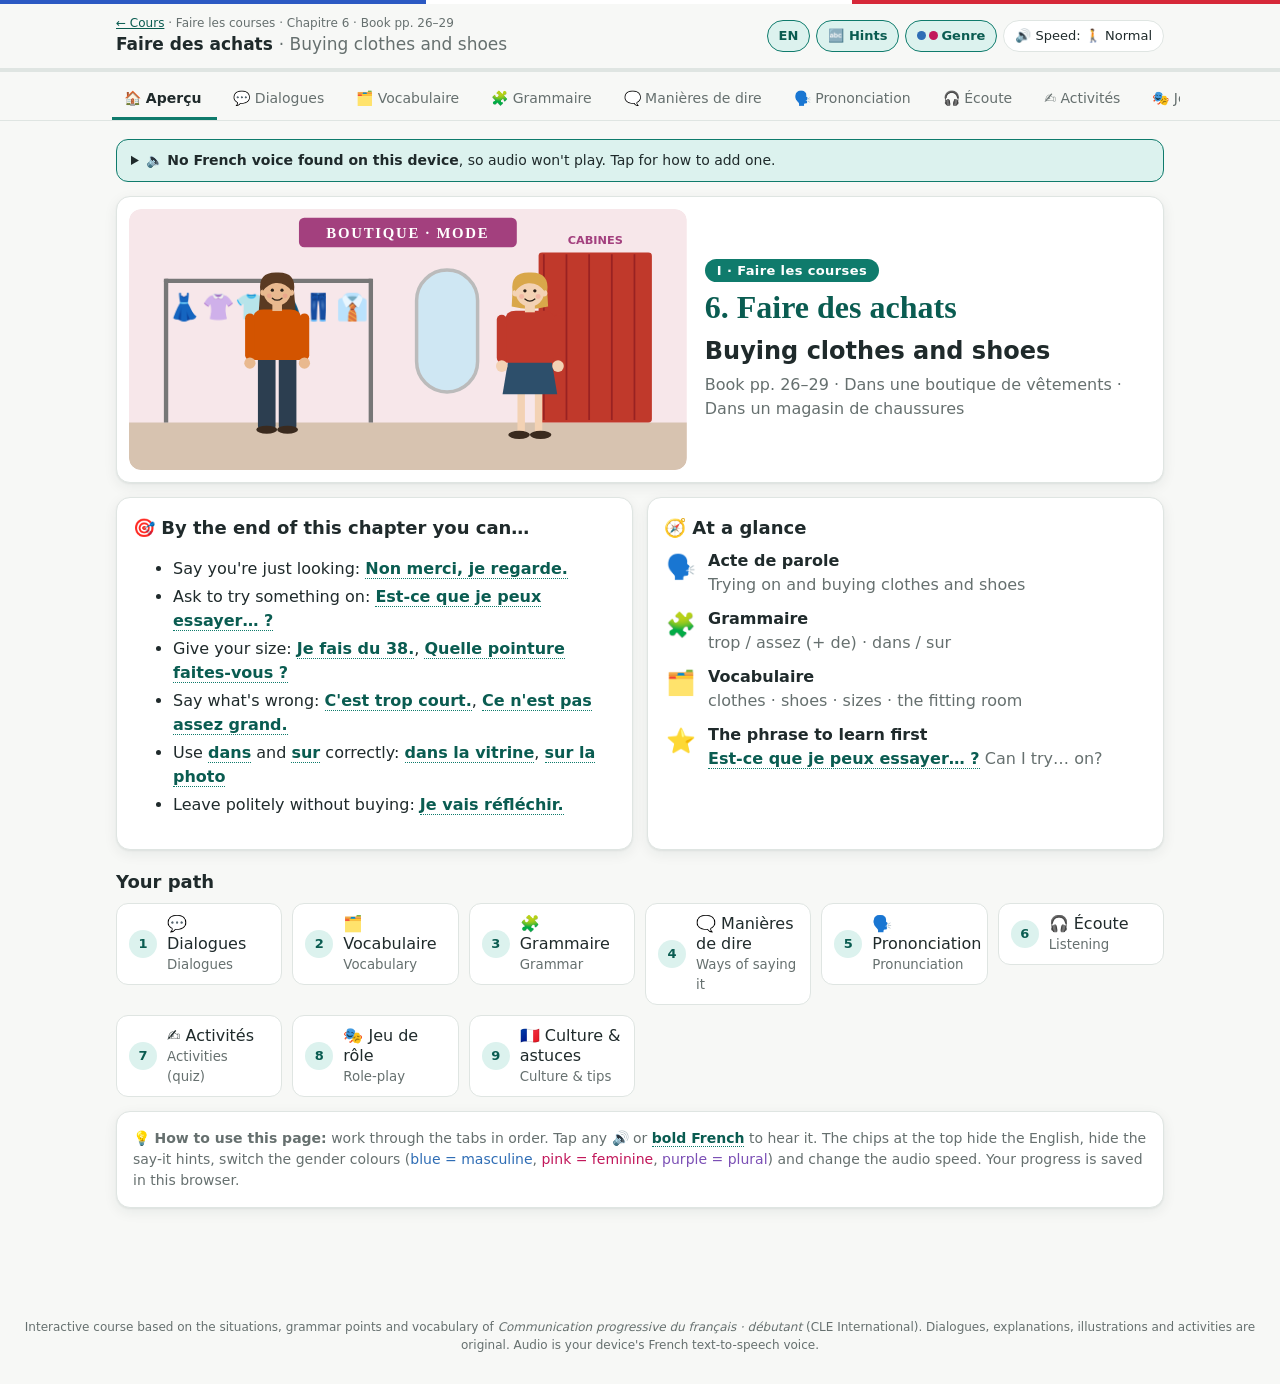
<file: docs/c06.html>
<!DOCTYPE html>
<html lang="en"><head><meta charset="utf-8"><meta name="viewport" content="width=device-width,initial-scale=1">
<title>Faire des achats · Communication progressive</title><style>:root{
  --bg:#f7f8f6; --panel:#ffffff; --ink:#1f2a2b; --muted:#66706f; --line:#dfe5e2;
  --accent:#0f7b6c; --accent-2:#0a5c51; --accent-soft:#dcf2ee;
  --bleu:#2b59c3; --rouge:#d62839;
  --good:#2f8a4f; --good-soft:#dff3e5; --bad:#c2402a; --bad-soft:#fbe3de;
  --m:#2f6db5; --m-soft:#e2eefb; --f:#c2185b; --f-soft:#fbe3ee; --pl:#7b4fb5; --pl-soft:#efe6fb;
  --radius:14px; --shadow:0 1px 2px rgba(20,40,40,.06),0 4px 14px rgba(20,40,40,.07);
  --ui:system-ui,-apple-system,"Segoe UI",Roboto,sans-serif; --serif:Georgia,"Times New Roman",serif;
}
@media (prefers-color-scheme:dark){:root{
  --bg:#141a1a; --panel:#1d2525; --ink:#e9f0ee; --muted:#9fb0ac; --line:#304040;
  --accent:#3fbfa8; --accent-2:#7fe0cc; --accent-soft:#183731;
  --good:#5cc27f; --good-soft:#1d3324; --bad:#ef7a64; --bad-soft:#3d221d;
  --m:#7fb0ef; --m-soft:#1e2b3b; --f:#f07aa8; --f-soft:#3a2030; --pl:#b896ee; --pl-soft:#2c2340;
  --shadow:none;
}}
*{box-sizing:border-box}
html,body{margin:0;background:var(--bg);color:var(--ink);font-family:var(--ui);line-height:1.5}
button{font:inherit;color:inherit;cursor:pointer}
a{color:var(--accent-2)}
.fr{font-weight:600;line-height:1.4}
.pr{color:var(--muted);font-style:italic;font-size:14px}
.en{color:var(--muted)}
body.no-pr .pr{display:none} body.no-en .en{display:none}
b.say{color:var(--accent-2);cursor:pointer;border-bottom:1px dotted var(--accent)}
b.say:hover{background:var(--accent-soft)}
/* gender colours (switchable) */
.g-m{color:var(--m)!important} .g-f{color:var(--f)!important} .g-pl{color:var(--pl)!important}
b.say.g-m{border-bottom-color:var(--m)} b.say.g-f{border-bottom-color:var(--f)} b.say.g-pl{border-bottom-color:var(--pl)}
body.no-gc .g-m,body.no-gc .g-f,body.no-gc .g-pl{color:inherit!important}
.gdot{display:inline-block;width:9px;height:9px;border-radius:50%;margin-right:-3px}.gdot.m{background:var(--m)}.gdot.f{background:var(--f)}

/* header */
header.top{position:sticky;top:0;z-index:20;background:color-mix(in srgb,var(--bg) 92%,transparent);backdrop-filter:blur(8px);border-bottom:1px solid var(--line)}
header.top::before{content:"";display:block;height:4px;background:linear-gradient(90deg,var(--bleu) 33.3%,#fff 33.3% 66.6%,var(--rouge) 66.6%)}
.top-inner{max-width:1080px;margin:0 auto;padding:10px 16px;display:flex;gap:12px;align-items:center;flex-wrap:wrap}
.brand{display:flex;flex-direction:column;min-width:0;flex:1}
.brand small{color:var(--muted);font-size:12px}
.brand b{font-size:17px}
.toggles{display:flex;gap:6px;flex-wrap:wrap;align-items:center}
.chip{border:1px solid var(--line);background:var(--panel);border-radius:999px;padding:5px 11px;font-size:13px;display:inline-flex;gap:6px;align-items:center}
.chip.on{background:var(--accent-soft);border-color:var(--accent);color:var(--accent-2);font-weight:600}
.progress{height:4px;background:var(--line)} .progress>div{height:100%;background:var(--accent);transition:width .4s}
nav.tabs{max-width:1080px;margin:0 auto;padding:8px 12px 0;display:flex;gap:4px;overflow-x:auto;scrollbar-width:none}
nav.tabs::-webkit-scrollbar{display:none}
nav.tabs a{flex:none;text-decoration:none;color:var(--muted);padding:8px 12px;border-radius:10px 10px 0 0;font-size:14px;border-bottom:3px solid transparent;white-space:nowrap}
nav.tabs a.active{color:var(--ink);font-weight:600;border-bottom-color:var(--accent)}
nav.tabs a .tick{color:var(--good);margin-inline-start:4px}

main{max-width:1080px;margin:0 auto;padding:18px 16px 80px}
h2{margin:6px 0 4px;font-size:24px} h3{margin:18px 0 8px;font-size:18px}
.h2en{font-size:16px;font-weight:400}
.lead{color:var(--muted);margin:0 0 16px}
.card{background:var(--panel);border:1px solid var(--line);border-radius:var(--radius);padding:16px;box-shadow:var(--shadow)}
.stack>*+*{margin-top:14px}
.grid{display:grid;gap:12px;grid-template-columns:repeat(auto-fill,minmax(210px,1fr))}
.row{display:flex;gap:8px;flex-wrap:wrap;align-items:center}
.btn{border:1px solid var(--line);background:var(--panel);padding:8px 14px;border-radius:10px;font-weight:500}
.btn:hover{border-color:var(--accent)}
.btn.primary{background:var(--accent);border-color:var(--accent);color:#fff}
.btn.primary:hover{background:var(--accent-2)}
.btn.small{padding:4px 10px;font-size:13px}
.play{border:none;background:var(--accent-soft);color:var(--accent-2);width:34px;height:34px;border-radius:50%;flex:none;display:inline-grid;place-items:center;font-size:14px;vertical-align:middle}
.play:hover{background:var(--accent);color:#fff}
.play.speaking{background:var(--accent);color:#fff;animation:pulse 1s infinite}
@keyframes pulse{50%{transform:scale(1.1)}}
.banner{background:var(--accent-soft);border:1px solid var(--accent);border-radius:12px;padding:10px 14px;font-size:14px;margin-bottom:14px}
.done-btn{margin-top:22px}
.muted{color:var(--muted)}
footer{text-align:center;color:var(--muted);font-size:12px;padding:30px 16px}

/* illustrations */
.scene-svg{width:100%;height:auto;display:block;border-radius:12px}
.scene-wrap{margin:10px 0 4px;border-radius:12px;overflow:hidden;border:1px solid var(--line)}
.actor .bob{transform-box:fill-box;transform-origin:50% 100%}
.actor.talking .bob{animation:talk .55s ease-in-out infinite alternate}
@keyframes talk{from{transform:translateY(0)}to{transform:translateY(-5px)}}
.actor.talking{filter:drop-shadow(0 0 6px rgba(255,205,0,.9))}
.av{flex:none;border-radius:50%}

/* overview */
.hero2{display:grid;grid-template-columns:1.25fr 1fr;gap:18px;align-items:center;padding:12px}
.hero-art{border-radius:12px;overflow:hidden}
.hero-txt .fr.big{font-family:var(--serif);font-size:32px;color:var(--accent-2);line-height:1.2;margin:6px 0}
.rub-badge{display:inline-block;color:#fff;border-radius:999px;padding:2px 12px;font-size:13px;font-weight:700;letter-spacing:.03em}
.r1{background:#0f7b6c}.r2{background:#2b59c3}.r3{background:#b5652b}.r4{background:#a3407e}.r5{background:#5b4fb5}.r6{background:#c0392b}
.ov-grid{display:grid;grid-template-columns:1fr 1fr;gap:14px}
.glance{display:flex;flex-direction:column;gap:10px}
.gl{display:flex;gap:10px;align-items:flex-start}.gl-ic{font-size:24px;width:34px;text-align:center}
.goals li{margin:4px 0}
.path{display:grid;grid-template-columns:repeat(auto-fill,minmax(160px,1fr));gap:10px}
.path a{text-decoration:none;color:var(--ink)}
.path .step{padding:10px 12px;border-radius:12px;border:1px solid var(--line);background:var(--panel);display:flex;gap:10px;align-items:center;line-height:1.25}
.path .step.done{border-color:var(--good);background:var(--good-soft)}
.path .num{width:28px;height:28px;border-radius:50%;background:var(--accent-soft);color:var(--accent-2);display:grid;place-items:center;font-weight:700;font-size:13px;flex:none}
.path .done .num{background:var(--good);color:#fff}

/* dialogue */
.dlg-head{display:flex;justify-content:space-between;gap:10px;align-items:center;flex-wrap:wrap}
.dtitle{font-size:20px;font-family:var(--serif)}
.sit-n{display:inline-grid;place-items:center;width:26px;height:26px;border-radius:50%;background:var(--accent);color:#fff;font-weight:700;font-size:14px}
.sit-n:empty{display:none}
.bubbles{display:flex;flex-direction:column;gap:10px;margin-top:10px}
.bub{display:flex;gap:10px;align-items:flex-start;max-width:88%}
.bub.right{align-self:flex-end;flex-direction:row-reverse}
.bub .body{background:var(--bg);border:1px solid var(--line);border-radius:14px;padding:8px 12px;cursor:pointer;transition:background .2s}
.bub .who{font-size:12px;color:var(--muted);font-weight:600}
.bub .fr.line{font-size:19px;display:block}
.bub.active .body{background:var(--accent-soft);border-color:var(--accent)}
.bub.m .who{color:var(--m)} .bub.f .who{color:var(--f)}
.stage-dir{align-self:center;font-style:italic;color:var(--muted);font-size:14px;background:var(--bg);border-radius:999px;padding:2px 14px}
.hidetext .bub .fr.line,.hidetext .bub .en{filter:blur(7px)} .hidetext .bub.revealed .fr.line,.hidetext .bub.revealed .en{filter:none}
.roleplay .bub.mine:not(.revealed) .fr.line,.roleplay .bub.mine:not(.revealed) .en{filter:blur(7px)}
.roleplay .bub.mine .body{border:2px dashed var(--accent)}
.shadow-cue{font-size:14px;color:var(--accent-2);font-weight:700;min-height:22px;margin-top:6px}
.dgloss{display:flex;flex-wrap:wrap;gap:6px;margin-top:12px;padding-top:10px;border-top:1px dashed var(--line)}
.gchip{border:1px solid var(--line);border-radius:999px;padding:2px 10px;font-size:14px;cursor:pointer;background:var(--bg)}

/* vocabulary */
.filters{display:flex;gap:6px;flex-wrap:wrap;margin-bottom:12px}
.picdict{display:grid;grid-template-columns:repeat(auto-fill,minmax(140px,1fr));gap:10px}
.picdict.small{grid-template-columns:repeat(auto-fill,minmax(118px,1fr));gap:8px}
.pd{display:flex;flex-direction:column;align-items:center;gap:2px;border:1px solid var(--line);border-top:5px solid var(--line);border-radius:14px;background:var(--panel);padding:10px 6px;text-align:center;box-shadow:var(--shadow);transition:transform .15s}
.pd:hover{transform:translateY(-2px)}
.pd .pd-pic{font-size:42px;line-height:1.15}
.picdict.small .pd .pd-pic{font-size:34px}
.pd .fr{font-size:16px}.pd .en{font-size:12px}
.pd-m{border-top-color:var(--m)}.pd-f{border-top-color:var(--f)}.pd-pl{border-top-color:var(--pl)}
body.no-gc .pd{border-top-color:var(--line)}
.vcard{display:flex;flex-direction:column;gap:2px;position:relative;cursor:pointer;border-left:5px solid var(--line)}
.vc-m{border-left-color:var(--m)}.vc-f{border-left-color:var(--f)}.vc-pl{border-left-color:var(--pl)}
.vcard .pic{font-size:30px;line-height:1.2}
.vcard .fr{font-size:20px}
.vcard .play{position:absolute;top:12px;right:12px}
.vcard .box{position:absolute;top:54px;right:14px;font-size:11px;color:var(--muted)}
.tag{display:inline-block;font-size:11px;background:var(--accent-soft);color:var(--accent-2);border-radius:6px;padding:1px 6px;margin-top:4px;width:max-content}
.g-tag-m{background:var(--m-soft);color:var(--m)}.g-tag-f{background:var(--f-soft);color:var(--f)}.g-tag-pl{background:var(--pl-soft);color:var(--pl)}
.flash-wrap{max-width:440px;margin:0 auto;text-align:center}
.flash{perspective:1000px;height:270px;cursor:pointer;margin:10px 0}
.flash-inner{position:relative;width:100%;height:100%;transition:transform .5s;transform-style:preserve-3d}
.flash.flipped .flash-inner{transform:rotateY(180deg)}
.flash .face{position:absolute;inset:0;backface-visibility:hidden;display:flex;flex-direction:column;align-items:center;justify-content:center;gap:6px;border-radius:18px;border:1px solid var(--line);border-top:8px solid var(--line);background:var(--panel);box-shadow:var(--shadow);padding:16px}
.flash.gb-m .face{border-top-color:var(--m)}.flash.gb-f .face{border-top-color:var(--f)}.flash.gb-pl .face{border-top-color:var(--pl)}
.flash .back{transform:rotateY(180deg);background:var(--accent-soft)}
.flash .fr{font-size:32px}
.flash .pic{font-size:50px}

/* grammar + infographics */
.gblock h3{margin-top:0;font-size:20px}
.gblock p{margin:8px 0}
.after{border-top:1px dashed var(--line);margin-top:12px}
table.g{border-collapse:collapse;width:100%;margin-top:10px}
table.g td,table.g th{border-bottom:1px solid var(--line);padding:8px;text-align:left}
table.g td.frcell{font-size:18px;white-space:nowrap}
figure.info{margin:14px 0;padding:14px;border-radius:14px;background:linear-gradient(180deg,var(--bg),var(--panel));border:1px solid var(--line)}
figure.info figcaption{font-size:13px;text-transform:uppercase;letter-spacing:.06em;color:var(--accent-2);font-weight:800;margin-bottom:10px}
.gnote{margin-top:10px;font-size:14px;background:var(--accent-soft);border-radius:10px;padding:8px 12px}
.schip{display:inline-block;margin:3px;border:1px solid var(--line);background:var(--panel);border-radius:999px;padding:3px 12px;cursor:pointer;font-weight:600}
.schip .en{font-weight:400;font-size:13px}
.end{color:var(--rouge);font-weight:800}
/* gender columns */
.gcols{display:grid;grid-template-columns:repeat(auto-fit,minmax(200px,1fr));gap:10px}
.gcol{border-radius:12px;padding:10px;border:2px solid}
.gc-m{border-color:var(--m);background:var(--m-soft)}.gc-f{border-color:var(--f);background:var(--f-soft)}.gc-pl{border-color:var(--pl);background:var(--pl-soft)}
.ghead{display:flex;gap:8px;align-items:center;margin-bottom:6px}
.gbadge{font-family:var(--serif);font-size:22px;font-weight:800;border-radius:10px;padding:0 10px;color:#fff}
.gc-m .gbadge{background:var(--m)}.gc-f .gbadge{background:var(--f)}.gc-pl .gbadge{background:var(--pl)}
/* merges */
.merges{display:flex;flex-direction:column;gap:8px}
.mrow,.eq{display:flex;gap:6px;align-items:center;flex-wrap:wrap;cursor:pointer}
.eq{justify-content:center;margin:12px 0 0}
.mb{display:inline-grid;place-items:center;min-width:48px;padding:4px 10px;border-radius:10px;font-weight:800;font-size:18px;color:#fff;font-family:var(--serif)}
.mb-p{background:#555}.mb-m{background:var(--m)}.mb-f{background:var(--f)}.mb-pl{background:var(--pl)}.mb-x{background:#888}
.mb-r{background:var(--panel);color:var(--ink);border:2px dashed var(--muted)}
.mb-r.fused{background:var(--rouge);color:#fff;border:2px solid var(--rouge);box-shadow:0 0 0 4px rgba(214,40,57,.15)}
.op{font-weight:800;color:var(--muted);font-size:18px}
.mex{margin-left:8px}
.nomerge .mb-r{opacity:.9}
/* scale */
.scale{position:relative;height:196px;margin:0 50px}
.sbar{position:absolute;left:0;right:0;top:80px;height:12px;border-radius:6px}
.smark{position:absolute;transform:translateX(-50%);display:flex;flex-direction:column;align-items:center;text-align:center;cursor:pointer;width:120px;font-size:14px;line-height:1.2}
.smark.up{top:0;justify-content:flex-end;height:78px}
.smark.dn{top:94px}
.smark .spic{font-size:20px}
.smark.up::after{content:"";width:2px;height:8px;background:var(--muted)}
.smark.dn::before{content:"";width:2px;height:8px;background:var(--muted)}
.smark .en{font-size:12px}
.sends{display:flex;justify-content:space-between;font-size:12px;color:var(--muted);font-weight:700;text-transform:uppercase}
/* ladder */
.ladder{display:flex;flex-direction:column;gap:8px}
.rung{display:flex;gap:10px;align-items:center;border-left:6px solid;border-radius:10px;background:var(--panel);padding:6px 10px}
.rname{color:#fff;border-radius:8px;padding:2px 10px;font-weight:700;display:flex;flex-direction:column;line-height:1.2;min-width:96px}
.rname small{font-weight:400;opacity:.85}
/* conjugation */
.conj{display:grid;grid-template-columns:repeat(auto-fit,minmax(200px,1fr));gap:10px}
.cverb{border:1px solid var(--line);border-radius:12px;overflow:hidden;background:var(--panel)}
.cinf{background:var(--accent);color:#fff;padding:6px 10px;cursor:pointer}.cinf .fr{color:#fff;font-size:18px}.cinf .en{color:#e8fffa}
.cform{display:flex;gap:8px;padding:4px 10px;border-top:1px solid var(--line);cursor:pointer}
.cform:hover{background:var(--accent-soft)}
.cform .cp{color:var(--muted);width:64px;flex:none;font-size:13px;padding-top:2px}
.cform .fr{font-size:17px}
.qzbox{display:inline-flex;gap:6px;align-items:center;flex-wrap:wrap}
/* compare */
.cmp{display:grid;gap:10px}
.cmpcol{border:2px solid;border-radius:12px;overflow:hidden;background:var(--panel)}
.cmphead{color:#fff;font-weight:800;padding:6px 10px;font-size:18px;font-family:var(--serif);display:flex;flex-direction:column;line-height:1.2}
.cmphead small{font-family:var(--ui);font-weight:400;font-size:12px;opacity:.9}
.cmppic{text-align:center;padding:6px}.cmppic.emo{font-size:46px}
.cmplines{padding:4px 10px 10px}.cl{padding:3px 0;cursor:pointer;display:flex;flex-direction:column}.cl .en{font-size:13px}
@media (max-width:640px){.cmp{grid-template-columns:1fr!important}}
/* documents */
.doc-fig{display:flex;flex-direction:column;align-items:center}
.doc{width:min(100%,420px);border-radius:10px;padding:16px 18px;box-shadow:0 6px 20px rgba(0,0,0,.18);position:relative}
.doc-title{font-weight:800;font-size:20px;text-align:center}
.doc-sub{text-align:center;font-size:13px;opacity:.8;margin-bottom:6px}
.doc-row{display:flex;gap:6px;align-items:baseline;padding:3px 0;cursor:pointer}
.doc-row .dots{flex:1;border-bottom:2px dotted currentColor;opacity:.35}
.doc-foot{text-align:center;font-size:13px;margin-top:8px;opacity:.85}
.doc-chalk{background:#2c3a2f;color:#f2f2e8;font-family:"Comic Sans MS","Chalkboard SE",cursive;border:8px solid #8a5a2b}
.doc-board{background:#111;color:#ffcd00;font-family:ui-monospace,Menlo,monospace}.doc-board .doc-title{color:#fff;letter-spacing:.2em}
.doc-ticket{background:#fffbe8;color:#222;border:2px dashed #b99a2b;font-family:ui-monospace,Menlo,monospace}
.doc-receipt{background:#fff;color:#222;font-family:ui-monospace,Menlo,monospace;clip-path:polygon(0 0,100% 0,100% 96%,95% 100%,90% 96%,85% 100%,80% 96%,75% 100%,70% 96%,65% 100%,60% 96%,55% 100%,50% 96%,45% 100%,40% 96%,35% 100%,30% 96%,25% 100%,20% 96%,15% 100%,10% 96%,5% 100%,0 96%)}
.doc-menu{background:#fdf6e3;color:#3a2a1e;font-family:var(--serif);border:3px double #7a3b1d}
.doc-form{background:#fff;color:#222;border:1px solid #bbb;border-top:10px solid var(--bleu)}
.doc-label{background:#fff8d6;color:#3a2a1e;border:2px solid #e0b100;border-radius:16px}
/* minis + pattern */
.minis{display:flex;flex-wrap:wrap;gap:10px;justify-content:center}
.minic{display:flex;flex-direction:column;align-items:center;border:1px solid var(--line);border-radius:12px;padding:8px 10px;background:var(--panel);cursor:pointer;min-width:120px}
.minic .en{font-size:12px}
.pattern{display:flex;flex-direction:column;gap:8px}
.prow{display:flex;flex-wrap:wrap;gap:6px;align-items:center}
.pfix{background:var(--accent);color:#fff;border-radius:10px;padding:6px 12px;font-weight:700;cursor:pointer}
.pslot{display:inline-flex;flex-direction:column;border:2px dashed var(--accent);border-radius:10px;padding:2px 8px;font-weight:600}
.pslot span{cursor:pointer;padding:1px 0}.pslot span:hover{text-decoration:underline}
/* flow (conversation map) */
.flow{position:relative;display:flex;flex-direction:column;gap:6px}
.flow::before{content:"";position:absolute;left:50%;top:44px;bottom:6px;width:3px;background:var(--line);transform:translateX(-50%)}
.lane-heads{display:flex;justify-content:space-between;font-weight:700;margin-bottom:6px}
.lane-heads span{display:flex;gap:6px;align-items:center}
.fstep{display:flex;position:relative}
.fstep.l{justify-content:flex-start}.fstep.r{justify-content:flex-end}
.fcard{width:calc(50% - 22px);display:flex;gap:10px;align-items:flex-start;background:var(--panel);border:1px solid var(--line);border-radius:12px;padding:8px 10px;cursor:pointer;box-shadow:var(--shadow)}
.fstep.l .fcard{border-left:5px solid var(--bleu)}.fstep.r .fcard{border-right:5px solid var(--rouge)}
.fn{flex:none;width:24px;height:24px;border-radius:50%;background:var(--accent);color:#fff;display:grid;place-items:center;font-weight:700;font-size:12px}
.fcard .en{font-size:13px}.fcard .alt{font-size:12px;color:var(--muted);margin-top:2px}
@media (max-width:640px){.flow::before{display:none}.fcard{width:92%}}

/* widgets */
.widget{margin-top:14px;padding:14px;border-radius:12px;background:var(--bg);border:2px dashed var(--accent)}
.widget .label{font-size:12px;text-transform:uppercase;letter-spacing:.06em;color:var(--accent-2);font-weight:800;margin-bottom:8px}
.result{font-size:40px;text-align:center;margin:8px 0;min-height:60px}
.cap{font-size:15px}
.spool{display:flex;flex-wrap:wrap;gap:6px;min-height:46px;padding:8px;border-radius:10px;background:var(--panel);border:1px solid var(--line);margin-bottom:8px}
.scols{display:grid;gap:8px}
.scol2{border:2px solid;border-radius:12px;min-height:110px;cursor:pointer;background:var(--panel);overflow:hidden}
.sch{color:#fff;font-weight:700;padding:4px 10px;text-align:center}
.sin{display:flex;flex-wrap:wrap;gap:4px;padding:6px}
.tile.small{font-size:14px;padding:1px 8px}
.pricetag{display:flex;justify-content:center;margin:6px 0}
.pt-num{background:#ffcd00;color:#1f2a2b;font-weight:800;font-size:34px;padding:4px 22px 4px 30px;border-radius:6px 30px 30px 6px;position:relative;font-family:var(--serif)}
.pt-num::before{content:"";position:absolute;left:10px;top:50%;width:10px;height:10px;border-radius:50%;background:var(--bg);transform:translateY(-50%)}
.money{display:inline-flex;flex-wrap:wrap;gap:4px;justify-content:center;margin:4px 0}
.note{display:inline-grid;place-items:center;width:54px;height:30px;border-radius:4px;font-size:12px;font-weight:800;color:#fff}
.n50{background:#e07b39}.n20{background:#3b78c2}.n10{background:#c0392b}.n5{background:#7f8c8d}
.coin{display:inline-grid;place-items:center;width:30px;height:30px;border-radius:50%;background:radial-gradient(#f5d68a,#c9a227);font-size:10px;font-weight:800;color:#5a4400;border:2px solid #b0901a}
.coin.small{width:24px;height:24px;background:radial-gradient(#e8b48a,#b5652b);color:#fff;border-color:#8a4a1a;font-size:9px}
.clockrow{display:flex;gap:18px;align-items:center;flex-wrap:wrap;justify-content:center}
.ck-big{font-size:36px;font-weight:800;font-family:ui-monospace,Menlo,monospace}
.ck-words .fr{font-size:20px}

/* expressions */
.xhead{display:flex;gap:10px;align-items:center;margin-bottom:8px;font-size:17px}
.xic{font-size:26px}
.xitems{display:grid;grid-template-columns:repeat(auto-fill,minmax(280px,1fr));gap:8px}
.xitem{display:flex;justify-content:space-between;gap:8px;align-items:center;border:1px solid var(--line);border-radius:12px;padding:8px 12px;cursor:pointer;background:var(--bg)}
.xitem:hover{border-color:var(--accent)}
.xitem .fr{font-size:17px}.xitem .en{font-size:13px}
.reg{font-size:11px;font-weight:700;border-radius:8px;padding:2px 8px;display:flex;flex-direction:column;align-items:center;line-height:1.15;flex:none}
.reg small{font-weight:400;font-size:10px}
.reg-poli{background:#e2eefb;color:#2b59c3}.reg-std{background:#e5f4e8;color:#2f8a4f}.reg-fam{background:#fdecd8;color:#b5652b}.reg-sout{background:#efe6fb;color:#7b4fb5}
.xreply{margin-top:8px;font-size:14px;color:var(--muted)}

/* sounds */
.letter{display:flex;gap:14px}
.letter .glyph{font-size:30px;font-weight:800;line-height:1.1;min-width:90px;height:80px;padding:0 8px;display:grid;place-items:center;border-radius:16px;background:var(--accent-soft);color:var(--accent-2);flex:none;cursor:pointer;text-align:center;font-family:var(--serif)}
.ex{display:inline-flex;gap:6px;align-items:center;border:1px solid var(--line);border-radius:999px;padding:2px 4px 2px 12px;margin:3px;cursor:pointer;background:var(--panel)}
.ex .fr{font-size:17px}
.pair{display:grid;grid-template-columns:1fr auto 1fr;gap:10px;align-items:center}
.pair .side{text-align:center;padding:10px;border:1px solid var(--line);border-radius:12px;cursor:pointer;background:var(--panel)}
.pair .side .fr{font-size:26px;display:block}
.vs{color:var(--muted);font-size:12px;text-align:center;max-width:160px}

/* quiz */
.quiz{max-width:680px;margin:0 auto}
.qhead{display:flex;justify-content:space-between;color:var(--muted);font-size:13px;margin-bottom:8px}
.qtag{background:var(--accent-soft);color:var(--accent-2);border-radius:6px;padding:0 6px;font-weight:600}
.qbar{height:6px;border-radius:6px;background:var(--line);overflow:hidden;margin-bottom:14px}.qbar>div{height:100%;background:var(--accent);transition:width .3s}
.qtext{font-size:18px;font-weight:600;margin-bottom:10px}
.qpic{font-size:54px;text-align:center}
.qsentence{font-size:24px;text-align:center;margin:10px 0}
.qsentence .blank{display:inline-block;min-width:70px;border-bottom:3px solid var(--accent);color:var(--accent-2)}
.opts{display:grid;gap:8px}
.opt{text-align:start;border:2px solid var(--line);background:var(--panel);border-radius:12px;padding:10px 14px;font-size:16px}
.opt:hover:not(:disabled){border-color:var(--accent)}
.opt.correct{border-color:var(--good);background:var(--good-soft)}
.opt.wrong{border-color:var(--bad);background:var(--bad-soft)}
.feedback{margin-top:12px;padding:10px 14px;border-radius:12px;font-size:15px}
.feedback.good{background:var(--good-soft);color:var(--good)} .feedback.bad{background:var(--bad-soft);color:var(--bad)}
.feedback .ex-text{color:var(--ink);display:block;margin-top:4px}
.tiles{display:flex;flex-wrap:wrap;gap:8px;justify-content:center;min-height:56px;padding:8px;border-radius:12px}
.tiles.lines{flex-direction:column;align-items:stretch}.tiles.lines .tile{text-align:left;font-size:16px}
.tiles.answer{border:2px dashed var(--line);margin-bottom:8px}
.tile{font-size:18px;border:1px solid var(--line);background:var(--panel);border-radius:10px;padding:2px 14px}
.big-play{width:72px;height:72px;font-size:28px;margin:6px auto 14px;display:grid}
.score{font-size:48px;font-weight:800;text-align:center;color:var(--accent-2)}
.match{display:grid;grid-template-columns:1fr 1fr;gap:8px}
.match .mi{border:2px solid var(--line);background:var(--panel);border-radius:10px;padding:8px;text-align:center;min-height:52px}
.match .mi .fr{font-size:17px}
.match .mi.sel{border-color:var(--accent);background:var(--accent-soft)}
.match .mi.ok{border-color:var(--good);background:var(--good-soft);opacity:.55}
.match .mi.no{border-color:var(--bad);background:var(--bad-soft)}
.tin{font:inherit;font-size:18px;padding:8px 10px;border-radius:10px;border:2px solid var(--accent);background:var(--panel);color:var(--ink);min-width:120px}
.tin.ok{border-color:var(--good);background:var(--good-soft)} .tin.no{border-color:var(--bad);background:var(--bad-soft)}
.frkeys{margin:8px 0}.frkeys .chip{font-size:16px;font-weight:700;padding:3px 11px}

/* role-play */
.rp{display:flex;flex-direction:column;gap:10px}
.rp-body{display:flex;flex-direction:column;gap:10px}
.memo{display:flex;flex-wrap:wrap;gap:6px;margin-top:8px}
.memo span{background:#fff8d6;color:#5a4400;border:1px solid #e0b100;border-radius:6px;padding:1px 8px;font-size:13px;transform:rotate(-1deg)}
.yourturn{background:var(--accent-soft);border-radius:10px;padding:8px 12px}
.rec{display:flex;gap:8px;align-items:center;flex-wrap:wrap}
.rec .dot{display:inline-block;width:10px;height:10px;border-radius:50%;background:var(--bad);animation:pulse 1s infinite}

/* culture */
.cgrid{display:grid;grid-template-columns:repeat(auto-fill,minmax(300px,1fr));gap:12px}
.ccard{display:flex;gap:12px;border-top:5px solid var(--bleu)}
.ccard:nth-child(3n+2){border-top-color:var(--rouge)}.ccard:nth-child(3n){border-top-color:var(--accent)}
.cic{font-size:34px;flex:none}
.ckind{font-size:11px;text-transform:uppercase;letter-spacing:.08em;color:var(--muted);font-weight:700}
.tipcard{display:flex;gap:12px}
.tipcard .ic{font-size:28px;flex:none}
.mist{display:flex;flex-direction:column;gap:6px}
.mrow2{display:grid;grid-template-columns:1fr 1fr 1.3fr;gap:10px;align-items:center;background:var(--panel);border:1px solid var(--line);border-radius:10px;padding:8px 12px}
.no-say{color:var(--bad);text-decoration:line-through;text-decoration-thickness:1px}
.yes-say{color:var(--good);cursor:pointer}
@media (max-width:640px){.mrow2{grid-template-columns:1fr}}

/* tests */
.tile.sel{border-color:var(--accent);background:var(--accent-soft)}
.tile.ok{border-color:var(--good);background:var(--good-soft)}
.tile.no{border-color:var(--bad);background:var(--bad-soft)}
.titems{padding-inline-start:22px;margin:6px 0} .titems li{margin:10px 0}
.qsent .fr{font-size:17px}
.qsent select{font-size:16px;max-width:100%;padding:2px 6px;border-radius:8px;border:2px solid var(--accent);background:var(--panel);color:var(--ink);margin:0 4px}
.qsent select.ok{border-color:var(--good);background:var(--good-soft)} .qsent select.no{border-color:var(--bad);background:var(--bad-soft)}
.blank{display:inline-block;min-width:60px;border-bottom:2px solid var(--accent);color:var(--accent-2);text-align:center}
.fb{font-size:14px;margin-top:2px}
.markbox{border:2px solid var(--accent);border-radius:10px;min-width:56px;text-align:center;display:flex;flex-direction:column;line-height:1.2;padding:4px}
.markbox .got{font-weight:800;font-size:18px;color:var(--accent-2);border-bottom:1px solid var(--line)} .markbox .of{font-size:13px;color:var(--muted)}
.tsec.full{border-color:var(--good)} .tsec.part{border-color:var(--accent)}
.tgrid{display:grid;grid-template-columns:repeat(auto-fill,minmax(300px,1fr));gap:4px 20px}
.tgrid .qsent{display:flex;gap:6px;align-items:center;flex-wrap:wrap}
.tgrid .tin{min-width:0;width:140px;font-size:16px;padding:4px 8px}
.mini{background:var(--bg);border-radius:10px;padding:8px 12px;border:1px solid var(--line)}
.opt-l{font-size:16px;text-align:left}

/* course home */
.home-hero{display:grid;grid-template-columns:1fr 1.1fr;gap:18px;align-items:center}
.home-hero h1{font-family:var(--serif);font-size:34px;margin:0;line-height:1.15;color:var(--accent-2)}
.rubrique{margin-top:26px}
.rubrique h2{display:flex;gap:10px;align-items:center;flex-wrap:wrap}
.rnum{color:#fff;border-radius:10px;padding:0 12px;font-family:var(--serif)}
.chapters{display:grid;grid-template-columns:repeat(auto-fill,minmax(310px,1fr));gap:10px}
.lesson-link{display:flex;gap:12px;align-items:center;text-decoration:none;color:var(--ink)}
.lesson-link .n{font-size:22px;font-weight:800;color:var(--accent-2);width:40px;text-align:center;flex:none}
.lesson-link .thumb{width:120px;flex:none;border-radius:8px;overflow:hidden;border:1px solid var(--line)}
.lesson-link .frt{font-family:var(--serif);font-size:18px;font-weight:700;color:var(--accent-2)}
.lesson-link:hover{border-color:var(--accent)}
.soon{opacity:.55}
.soon .frt{color:var(--muted)}
.test-link{border-color:var(--accent);background:var(--accent-soft)}

@media (max-width:760px){
  .brand{flex-basis:100%}
  .toggles{width:100%}
  .hero2,.ov-grid,.home-hero{grid-template-columns:1fr}
  .bub{max-width:100%}
  .bub .fr.line{font-size:17px}
  .flash{height:240px}
  .lesson-link .thumb{width:84px}
}

.speedbar{display:flex;gap:6px;align-items:center;flex-wrap:wrap;margin:8px 0 4px;font-size:13px}
.speedbar .chip{padding:3px 10px}
</style></head>
<body><script>window.LESSONS=[];window.COURSE_HOME="index.html";</script><script>// Chapitre 6 · Faire des achats (book pp. 26–29)
// Situations: 1. Dans une boutique de vêtements · 2. Dans un magasin de chaussures
// Grammar: « trop » / « assez » · « dans » / « sur »
// Dialogues and activities are original, built on the book's situations, grammar and vocabulary.
LESSONS.push({
  id: "c06", rubrique: 1, num: 6,
  title: "Buying clothes and shoes",
  titleFr: "Faire des achats",
  pages: "Book pp. 26–29",
  goals: [
    "Say you're just looking: [[Non merci, je regarde.]]",
    "Ask to try something on: [[Est-ce que je peux essayer… ?]]",
    "Give your size: [[Je fais du 38.]], [[Quelle pointure faites-vous ?]]",
    "Say what's wrong: [[C'est trop court.]], [[Ce n'est pas assez grand.]]",
    "Use [[dans]] and [[sur]] correctly: [[dans la vitrine]], [[sur la photo]]",
    "Leave politely without buying: [[Je vais réfléchir.]]"
  ],
  glance: [
    ["🗣️", "Acte de parole", "Trying on and buying clothes and shoes"],
    ["🧩", "Grammaire", "trop / assez (+ de) · dans / sur"],
    ["🗂️", "Vocabulaire", "clothes · shoes · sizes · the fitting room"],
    ["⭐", "The phrase to learn first", "[[Est-ce que je peux essayer… ?]] Can I try… on?"]
  ],

  dialogues: [
    {
      id: "d1", n: 1, title: "In a clothes shop", titleFr: "Dans une boutique de vêtements",
      note: "Claire tries on a pair of trousers. Listen for [[trop]] (too much) and [[assez]] (enough).",
      scene: "vetements", staff: "La vendeuse", people: { "La vendeuse": "f5", "Claire": "f3" },
      lines: [
        ["La vendeuse", "Bonjour, madame. Je peux vous aider ?", "Hello, madam. Can I help you?"],
        ["Claire", "Non merci, je regarde.", "No thanks, I'm just looking."],
        ["", "(Un peu plus tard.)", "(A little later.)"],
        ["Claire", "Excusez-moi, est-ce que je peux essayer ce pantalon, s'il vous plaît ?", "Excuse me, can I try on these trousers, please?"],
        ["La vendeuse", "Bien sûr. Les cabines d'essayage sont au fond, à droite.", "Of course. The fitting rooms are at the back, on the right."],
        ["", "(Quelques minutes après.)", "(A few minutes later.)"],
        ["La vendeuse", "Alors, ça va ?", "So, how is it?"],
        ["Claire", "Non, pas vraiment. Il est trop long et un peu trop large.", "No, not really. They're too long and a bit too loose."],
        ["La vendeuse", "Vous faites quelle taille ?", "What size are you?"],
        ["Claire", "Normalement, je fais du 40.", "Normally I'm a 40."],
        ["La vendeuse", "Vous voulez essayer la taille au-dessous ? Je vous apporte un 38.", "Do you want to try the size below? I'll bring you a 38."],
        ["", "(Un peu plus tard.)", "(A little later.)"],
        ["La vendeuse", "Alors, c'est mieux ?", "So, is it better?"],
        ["Claire", "Oui, je pense que ça va. Il est assez long, maintenant.", "Yes, I think it's fine. They're long enough now."],
        ["La vendeuse", "Il vous va très bien, et la couleur aussi. Vous voulez essayer un haut pour aller avec ?", "They suit you very well, and the colour too. Would you like to try a top to go with them?"],
        ["Claire", "Non merci, j'ai assez de hauts ! Je prends juste le pantalon.", "No thanks, I've got enough tops! I'll just take the trousers."]
      ],
      glossary: [["je regarde", "I'm just looking"], ["la cabine d'essayage", "the fitting room"], ["la taille au-dessous", "the size below"], ["Il vous va bien.", "it suits you"]]
    },
    {
      id: "d2", n: 2, title: "In a shoe shop", titleFr: "Dans un magasin de chaussures",
      note: "Hugo sees some trainers in the window. Listen for [[dans]]: <i><b>dans</b> la vitrine, <b>dans</b> ce modèle, <b>dans</b> le même style</i>.",
      scene: "chaussures", staff: "La vendeuse", people: { "La vendeuse": "f1", "Hugo": "m5" },
      lines: [
        ["Hugo", "Bonjour. Est-ce que je peux essayer les baskets blanches qui sont dans la vitrine ?", "Hello. Can I try on the white trainers in the window?"],
        ["La vendeuse", "Oui, monsieur. Quelle pointure faites-vous ?", "Yes, sir. What shoe size are you?"],
        ["Hugo", "Je fais du 43.", "I'm a 43."],
        ["La vendeuse", "Voilà. Asseyez-vous ici.", "Here you are. Have a seat here."],
        ["", "(Quelques minutes plus tard.)", "(A few minutes later.)"],
        ["La vendeuse", "Alors, ça va ?", "So, are they OK?"],
        ["Hugo", "Non, elles sont trop petites. Est-ce que vous avez le même modèle en 44 ?", "No, they're too small. Do you have the same model in a 44?"],
        ["La vendeuse", "Ah non, désolée, il n'y a plus de 44 dans ce modèle. Mais j'ai un autre modèle dans le même style. Vous voulez l'essayer ?", "Oh no, sorry, there are no 44s left in that model. But I have another model in the same style. Would you like to try it?"],
        ["Hugo", "Oui, pourquoi pas !", "Yes, why not!"],
        ["La vendeuse", "Alors, elles vous plaisent ?", "So, do you like them?"],
        ["Hugo", "Elles sont confortables, mais je n'aime pas trop la couleur. Je vous remercie, je vais réfléchir.", "They're comfortable, but I don't really like the colour. Thank you, I'll think about it."]
      ],
      glossary: [["la vitrine", "the shop window"], ["la pointure", "shoe size"], ["le même modèle", "the same model"], ["Je vais réfléchir.", "I'll think about it (= no)"]]
    }
  ],

  vocab: [
    { t: "une jupe", en: "a skirt", pic: "👗", cat: "Les vêtements", g: "f" },
    { t: "un pantalon", en: "(a pair of) trousers", pic: "👖", cat: "Les vêtements", g: "m", note: "singular in French: [[un pantalon]], [[ce pantalon]]" },
    { t: "un jean", en: "jeans", pic: "👖", cat: "Les vêtements", g: "m", pr: "DJEEN" },
    { t: "une chemise", en: "a shirt", pic: "👔", cat: "Les vêtements", g: "f" },
    { t: "un haut", en: "a top", pic: "👚", cat: "Les vêtements", g: "m", pr: "un O (h aspiré, no liaison)" },
    { t: "un tee-shirt", en: "a T-shirt", pic: "👕", cat: "Les vêtements", g: "m" },
    { t: "une robe", en: "a dress", pic: "👗", cat: "Les vêtements", g: "f" },
    { t: "une veste", en: "a jacket", pic: "🧥", cat: "Les vêtements", g: "f" },
    { t: "un manteau", en: "a coat", pic: "🧥", cat: "Les vêtements", g: "m" },
    { t: "un pull", en: "a jumper, a sweater", pic: "🧶", cat: "Les vêtements", g: "m", pr: "PUL (u!)" },
    { t: "un costume", en: "a suit (for men)", pic: "🤵", cat: "Les vêtements", g: "m" },
    { t: "un ensemble", en: "a matching outfit (for women)", pic: "👚", cat: "Les vêtements", g: "m" },
    { t: "une boutique de vêtements", en: "a clothes shop", pic: "🏬", cat: "La boutique", g: "f" },
    { t: "la vendeuse, le vendeur", en: "the shop assistant", pic: "🧑‍💼", cat: "La boutique" },
    { t: "une cabine d'essayage", en: "a fitting room", pic: "🚪", cat: "La boutique", g: "f" },
    { t: "essayer", en: "to try (on)", pic: "🪞", cat: "La boutique" },
    { t: "la taille", en: "the (clothes) size", pic: "📏", cat: "La boutique", g: "f" },
    { t: "la taille au-dessus", en: "the next size up", pic: "⬆️", cat: "La boutique", g: "f" },
    { t: "la taille au-dessous", en: "the next size down", pic: "⬇️", cat: "La boutique", g: "f" },
    { t: "Ça vous va bien.", en: "It suits you. / It fits you.", pic: "😍", cat: "La boutique" },
    { t: "Je regarde.", en: "I'm just looking.", pic: "👀", cat: "La boutique" },
    { t: "un magasin de chaussures", en: "a shoe shop", pic: "🏪", cat: "Les chaussures", g: "m" },
    { t: "une paire de chaussures", en: "a pair of shoes", pic: "👞", cat: "Les chaussures", g: "f" },
    { t: "des chaussures à talons hauts", en: "high-heeled shoes", pic: "👠", cat: "Les chaussures", g: "pl" },
    { t: "des chaussures à talons plats", en: "flat shoes", pic: "🥿", cat: "Les chaussures", g: "pl" },
    { t: "des sandales", en: "sandals", pic: "👡", cat: "Les chaussures", g: "pl" },
    { t: "des bottes", en: "boots", pic: "👢", cat: "Les chaussures", g: "pl" },
    { t: "des mocassins", en: "loafers", pic: "👞", cat: "Les chaussures", g: "pl" },
    { t: "des baskets", en: "trainers, sneakers", pic: "👟", cat: "Les chaussures", g: "pl", pr: "bas-KET" },
    { t: "des tennis", en: "tennis shoes, plimsolls", pic: "👟", cat: "Les chaussures", g: "pl" },
    { t: "un modèle", en: "a model, a style", pic: "🏷️", cat: "Les chaussures", g: "m" },
    { t: "la pointure", en: "the shoe size", pic: "📐", cat: "Les chaussures", g: "f" },
    { t: "la vitrine", en: "the shop window", pic: "🪟", cat: "Les chaussures", g: "f" },
    { t: "trop court", en: "too short", pic: "↕️", cat: "Trop, assez" },
    { t: "trop long", en: "too long", pic: "📏", cat: "Trop, assez" },
    { t: "trop large", en: "too loose, too wide", pic: "↔️", cat: "Trop, assez" },
    { t: "trop serré", en: "too tight", pic: "🫸", cat: "Trop, assez" },
    { t: "assez grand", en: "big enough; quite big", pic: "👍", cat: "Trop, assez" },
    { t: "confortable", en: "comfortable", pic: "☁️", cat: "Trop, assez" },
    { t: "Je vais réfléchir.", en: "I'll think about it.", pic: "🤔", cat: "Trop, assez" }
  ],

  grammar: [
    {
      id: "g-trop",
      title: "Too much or enough? [[trop]] · [[assez]]",
      body: [
        "<b>trop</b> = too / too much; <b>assez</b> = enough. Before an <b>adjective</b> they stand alone: [[trop petit]], [[assez grand]]. Before a <b>noun</b> add <b>de</b> (like every quantity in chapter 2): [[trop de travail]], [[assez de hauts]].",
        "<b>pas assez</b> = not enough: [[Ce n'est pas assez grand.]] = it's too small.",
        "⚠️ <b>assez</b> has two meanings. [[La maison est assez grande pour nous.]] = big <b>enough</b> (suffisamment). [[La maison est assez jolie.]] = <b>quite</b> pretty, i.e. not very pretty. The tone of voice tells you which."
      ],
      info: [
        { type: "compare", title: "👖 Trop or assez?", cols: [
          { head: "trop", en: "too (a problem)", color: "#c2402a", mini: "trop", lines: [["C'est trop court.", "It's too short."], ["trop cher", "too expensive"], ["trop de voitures", "too many cars"]] },
          { head: "assez", en: "enough (OK)", color: "#2f8a4f", mini: "assez", lines: [["C'est assez long.", "It's long enough."], ["assez grand", "big enough"], ["assez de papiers", "enough papers"]] },
          { head: "pas assez", en: "not enough (a problem)", color: "#b5652b", pic: "📉", lines: [["Ce n'est pas assez grand.", "It isn't big enough."], ["pas assez de temps", "not enough time"]] }
        ] },
        { type: "scale", title: "📏 The fitting-room scale", colors: ["#b5652b", "#2f8a4f", "#2f8a4f", "#c2402a"], ends: ["too little", "too much"], items: [
          { v: 8, fr: "pas assez grand", en: "not big enough", pic: "😣" }, { v: 36, fr: "assez grand", en: "big enough", pic: "🙂" }, { v: 62, fr: "parfait !", en: "perfect", pic: "😍" }, { v: 92, fr: "trop grand", en: "too big", pic: "😩" }
        ] }
      ],
      widget: {
        type: "combo", label: "In the fitting room · pick trop / assez and a word",
        rows: [{ k: "t", label: "😩 trop" }, { k: "a", label: "🙂 assez" }, { k: "p", label: "😣 pas assez" }],
        cols: [{ k: "court", label: "court (adj.)" }, { k: "cher", label: "cher (adj.)" }, { k: "trav", label: "travail (noun)" }, { k: "vet", label: "vêtements (noun)" }],
        out: {
          "t|court": ["C'est trop court.", "It's too short.", "trop + adjective"], "a|court": ["C'est assez court.", "It's short enough / quite short.", "assez + adjective (two meanings!)"], "p|court": ["Ce n'est pas assez court.", "It isn't short enough.", "ne… pas assez + adjective"],
          "t|cher": ["C'est trop cher.", "It's too expensive.", "trop + adjective"], "a|cher": ["C'est assez cher.", "It's quite expensive.", "here assez = quite, rather"], "p|cher": ["Ce n'est pas assez cher.", "It isn't expensive enough (ironic!).", ""],
          "t|trav": ["J'ai trop de travail.", "I have too much work.", "trop <b>de</b> + noun"], "a|trav": ["J'ai assez de travail.", "I have enough work.", "assez <b>de</b> + noun"], "p|trav": ["Je n'ai pas assez de travail.", "I don't have enough work.", "pas assez <b>de</b> + noun"],
          "t|vet": ["Elle a trop de vêtements.", "She has too many clothes.", "trop <b>de</b> + noun (never <s>trop des</s>)"], "a|vet": ["Elle a assez de vêtements.", "She has enough clothes.", "assez <b>de</b> + noun"], "p|vet": ["Elle n'a pas assez de vêtements.", "She doesn't have enough clothes.", "pas assez de"]
        }
      }
    },
    {
      id: "g-dans",
      title: "Inside or on top? [[dans]] · [[sur]]",
      body: [
        "<b>dans</b> = in, inside (a space with limits): [[dans la boutique]], [[dans le sac]], [[dans la vitrine]], [[dans la rue]]. Also figuratively: [[dans ma taille]], [[dans ma pointure]], [[dans le même style]].",
        "<b>sur</b> = on, on top of (a surface): [[sur la table]], [[sur la chaise]]. And for roads and pictures: [[sur la route]], [[sur l'autoroute]], [[sur le plan]], [[sur la photo]]."
      ],
      info: [
        { type: "minis", title: "📦 Where's the red ball?", items: [{ mini: "dans", fr: "dans la boîte", en: "in the box" }, { mini: "sur", fr: "sur la table", en: "on the table" }, { mini: "sous", fr: "sous la table", en: "under the table (chapter 15)" }] },
        { type: "compare", title: "🗺️ Fixed expressions", cols: [
          { head: "dans", en: "inside a space · in a category", color: "var(--bleu)", lines: [["dans la boutique", "in the shop"], ["dans la vitrine", "in the window"], ["dans ma pointure", "in my size"], ["dans le même style", "in the same style"], ["dans la rue", "in the street"]] },
          { head: "sur", en: "on a surface · roads · images", color: "var(--rouge)", lines: [["sur la table", "on the table"], ["sur la route", "on the road"], ["sur l'autoroute A4", "on the A4 motorway"], ["sur le plan", "on the map"], ["sur la photo", "in the photo (!)"]] }
        ], note: "Careful: English says <i>in the photo</i> but French says [[sur la photo]]; English says <i>in the street</i> and French agrees: [[dans la rue]]." }
      ],
      widget: {
        type: "sort", label: "dans or sur? Sort the expressions",
        cols: [{ k: "d", label: "dans", color: "var(--bleu)" }, { k: "s", label: "sur", color: "var(--rouge)" }],
        items: [{ t: "… la vitrine", k: "d", say: "dans la vitrine" }, { t: "… la table", k: "s", say: "sur la table" }, { t: "… ma pointure", k: "d", say: "dans ma pointure" }, { t: "… la photo", k: "s", say: "sur la photo" }, { t: "… le sac", k: "d", say: "dans le sac" }, { t: "… l'autoroute", k: "s", say: "sur l'autoroute" }, { t: "… le même style", k: "d", say: "dans le même style" }, { t: "… le plan", k: "s", say: "sur le plan" }, { t: "… une petite boutique", k: "d", say: "dans une petite boutique" }, { t: "… la chaise", k: "s", say: "sur la chaise" }]
      }
    },
    {
      id: "g-taille",
      title: "Sizes: [[Je fais du 38.]]",
      body: [
        "For clothes ask [[Quelle taille faites-vous ?]]; for shoes, [[Quelle pointure faites-vous ?]]. Answer with <b>faire du</b> + number: [[Je fais du 38.]] · [[Je fais du 43.]]",
        "French sizes differ from British and American ones. Here's an approximate conversion; always try on!"
      ],
      info: [
        { type: "card", style: "label", title: "👗 Tailles femmes (vêtements)", sub: "approximate", rows: [["FR 36", "UK 8 · US 4", "du trente-six"], ["FR 38", "UK 10 · US 6", "du trente-huit"], ["FR 40", "UK 12 · US 8", "du quarante"], ["FR 42", "UK 14 · US 10", "du quarante-deux"]] },
        { type: "card", style: "label", title: "👟 Pointures (chaussures)", sub: "approximate", rows: [["38", "UK 5 · US 7½ (women)", "du trente-huit"], ["39", "UK 6 · US 8½ (women)", "du trente-neuf"], ["43", "UK 9 · US 10 (men)", "du quarante-trois"], ["44", "UK 9½ · US 10½ (men)", "du quarante-quatre"]] }
      ]
    }
  ],

  expressions: [
    { fn: "Browsing and trying on", fnEn: "", icon: "🪞", items: [
      ["Non merci, je regarde.", "No thanks, I'm just looking.", "std", true],
      ["Est-ce que je peux essayer cette jupe ?", "Can I try on this skirt?", "std", true],
      ["Je voudrais essayer les sandales de la vitrine.", "I'd like to try the sandals in the window.", "poli"],
      ["Où sont les cabines d'essayage ?", "Where are the fitting rooms?", "std"]
    ] },
    { fn: "Sizes and models", fnEn: "", icon: "📏", items: [
      ["Quelle taille faites-vous ? — Je fais du 38.", "What size are you? — I'm a 38.", "std", true],
      ["Quelle pointure faites-vous ? — Je fais du 43.", "What shoe size? — 43.", "std", true],
      ["Est-ce que vous avez ce modèle en 39 ?", "Do you have this model in a 39?", "std", true],
      ["Est-ce que ce modèle existe dans ma pointure ?", "Does this model come in my size?", "poli"],
      ["Vous avez un autre modèle dans le même style ?", "Do you have another model in the same style?", "std"]
    ] },
    { fn: "Giving your opinion", fnEn: "", icon: "💬", items: [
      ["Ça va ? — Oui, je pense que ça va.", "Is it OK? — Yes, I think it's fine.", "std", true],
      ["Cette couleur vous va bien.", "That colour suits you.", "std"],
      ["Non, ça ne me va pas.", "No, it doesn't suit / fit me.", "std"],
      ["C'est trop court. / Ce n'est pas assez grand.", "It's too short. / It's not big enough.", "std", true],
      ["Je cherche une chemise pour aller avec ce pantalon.", "I'm looking for a shirt to go with these trousers.", "std"]
    ] },
    { fn: "Leaving without buying", fnEn: "", icon: "🚪", items: [
      ["Je vous remercie, je vais réfléchir.", "Thank you, I'll think about it.", "poli", true],
      ["Ça suffit pour aujourd'hui !", "That's enough for today!", "fam"]
    ] }
  ],
  flow: { type: "flow", title: "🗺️ Conversation map · trying something on", lanes: ["La vendeuse", "Le client"], av: ["f5", "m5"], steps: [
    { s: 0, fr: "Bonjour. Je peux vous aider ?", en: "Hello. Can I help you?" },
    { s: 1, fr: "Non merci, je regarde.", en: "No thanks, I'm looking.", alt: ["Oui, je cherche un pantalon."] },
    { s: 1, fr: "Est-ce que je peux essayer cette veste ?", en: "Can I try this jacket on?" },
    { s: 0, fr: "Bien sûr. Quelle taille faites-vous ?", en: "Of course. What size are you?" },
    { s: 1, fr: "Je fais du 42.", en: "I'm a 42." },
    { s: 0, fr: "Alors, ça va ?", en: "So, is it OK?" },
    { s: 1, fr: "Non, c'est trop petit. Vous avez la taille au-dessus ?", en: "No, it's too small. Do you have the next size up?" },
    { s: 1, fr: "C'est parfait, je la prends !", en: "It's perfect, I'll take it!", alt: ["Je vais réfléchir."] }
  ] },

  sounds: {
    intro: "Clothes vocabulary is full of <b>ch</b> and <b>j</b> sounds, and the classic French challenge: <b>u</b> versus <b>ou</b>.",
    letters: [
      { l: "ch", name: "[ʃ]", tip: "Always “sh”, never “tch”: [[une chemise]], [[des chaussures]], [[cher]].", ex: ["une chemise", "des chaussures", "c'est cher", "un chausson"] },
      { l: "j / ge", name: "[ʒ]", tip: "Like the <i>s</i> in <i>pleasure</i>: [[une jupe]], [[rouge]], [[je regarde]]. Not “dj”!", ex: ["une jupe", "rouge", "je regarde", "un gilet"] },
      { l: "u / ou", name: "[y] / [u]", tip: "<b>u</b>: say “ee” with very round lips. <b>ou</b>: English “oo”. [[sur]] (on) vs [[sous]] (under): one sound makes the difference!", ex: ["sur", "sous", "une jupe", "court"] },
      { l: "s between vowels", name: "[z]", tip: "One s between two vowels = z: [[une chemise]], [[réfléchir]]… Double ss = s: [[essayer]], [[au-dessus]].", ex: ["une chemise", "essayer", "au-dessus", "une vitrine"] },
      { l: "ay", name: "essayer", tip: "[[essayer]] = <i>es-say-YAY</i>; [[j'essaie]] = <i>jé-SAY</i>.", ex: ["essayer", "j'essaie", "vous essayez"] }
    ],
    pairs: [
      { a: ["sur la table", "on the table"], b: ["sous la table", "under the table"], note: "u [y] / ou [u]" },
      { a: ["au-dessus", "above, size up"], b: ["au-dessous", "below, size down"], note: "u [y] / ou [u]" },
      { a: ["trop court", "too short (m)"], b: ["trop courte", "too short (f)"], note: "t silent / t heard" },
      { a: ["la taille", "the size"], b: ["la paille", "the straw"], note: "t / p" }
    ]
  },
  classify: {
    label: "📏 Problème de taille ?", q: "Is it too small, too big, or fine?",
    options: ["trop petit 😣", "trop grand 😩", "ça va 🙂"],
    items: [
      { say: "C'est trop court.", a: 0 }, { say: "Il est trop large.", a: 1 }, { say: "Oui, je pense que ça va.", a: 2 }, { say: "Ce n'est pas assez grand.", a: 0 },
      { say: "Elles sont trop serrées.", a: 0 }, { say: "C'est trop long.", a: 1 }, { say: "C'est assez long comme ça.", a: 2 }, { say: "Vous avez la taille au-dessous ?", a: 1 },
      { say: "Vous avez la taille au-dessus ?", a: 0 }, { say: "C'est parfait, je le prends.", a: 2 }
    ]
  },

  practice: [
    { type: "tf", tag: "Dialogue 1", s: "Claire veut essayer un ensemble.", ok: false, explain: "un pantalon." },
    { type: "tf", tag: "Dialogue 1", s: "Le premier pantalon est trop grand.", ok: true, explain: "trop long et trop large." },
    { type: "tf", tag: "Dialogue 1", s: "Claire achète aussi un haut.", ok: false, explain: "J'ai assez de hauts ! Je prends juste le pantalon." },
    { type: "tf", tag: "Dialogue 2", s: "Hugo voudrait essayer des chaussures de sport.", ok: true, explain: "des baskets." },
    { type: "tf", tag: "Dialogue 2", s: "La première paire ne va pas.", ok: true, explain: "trop petites." },
    { type: "tf", tag: "Dialogue 2", s: "Hugo achète l'autre modèle.", ok: false, explain: "Je vais réfléchir = he doesn't buy (for now)." },
    { type: "fill", tag: "trop / assez", sentence: "Tu as du travail ? — Oh oui, j'ai vraiment ___ travail, c'est fatigant !", options: ["trop de", "trop", "assez"], answer: 0 },
    { type: "fill", tag: "trop / assez", sentence: "Le pantalon te va ? — Non, il est ___ petit.", options: ["trop", "trop de", "assez de"], answer: 0 },
    { type: "fill", tag: "trop / assez", sentence: "La veste vous va ? — Oui, elle est ___ longue.", options: ["assez", "assez de", "trop de"], answer: 0 },
    { type: "fill", tag: "trop / assez", sentence: "Tu vas acheter des vêtements à ta fille ? — Non, elle a ___ vêtements.", options: ["assez", "assez de", "assez des"], answer: 1 },
    { type: "fill", tag: "trop / assez", sentence: "Il va acheter ce costume ? — Non, c'est vraiment ___ cher.", options: ["trop", "trop de", "assez de"], answer: 0 },
    { type: "fill", tag: "dans / sur", sentence: "Les chaussures sont ___ la vitrine.", options: ["dans", "sur"], answer: 0 },
    { type: "fill", tag: "dans / sur", sentence: "Il a posé le livre ___ la table.", options: ["dans", "sur"], answer: 1 },
    { type: "fill", tag: "dans / sur", sentence: "Est-ce que vous avez ce modèle ___ ma pointure ?", options: ["dans", "sur"], answer: 0 },
    { type: "fill", tag: "dans / sur", sentence: "Elle aime bien les chaussures qui sont ___ la photo.", options: ["dans", "sur"], answer: 1 },
    { type: "fill", tag: "dans / sur", sentence: "Nous sommes ___ l'autoroute A4.", options: ["dans", "sur"], answer: 1 },
    { type: "fill", tag: "dans / sur", sentence: "Le restaurant est ___ la rue Mermoz.", options: ["dans", "sur"], answer: 0 },
    { type: "fill", tag: "Vocabulaire", sentence: "Guillaume va courir, il met des ___.", options: ["baskets", "mocassins", "sandales"], answer: 0 },
    { type: "fill", tag: "Vocabulaire", sentence: "Il pleut, il fait froid : Colette met des ___.", options: ["sandales", "bottes", "tennis"], answer: 1 },
    { type: "fill", tag: "Vocabulaire", sentence: "Il fait froid, Agathe met son ___.", options: ["manteau", "vêtement", "haut"], answer: 0 },
    { type: "mcq", tag: "Vocabulaire", q: "For shoes, « size » is…", options: ["la taille", "la pointure", "le modèle"], answer: 1 },
    { type: "mcq", tag: "Manières de dire", q: "« Je vais réfléchir » in a shop really means…", options: ["I'll buy it later today", "I'm not buying it (politely)", "I need a mirror"], answer: 1 },
    { type: "type", tag: "Écrivez", q: "Ask if you can try these trousers on (« Est-ce que je peux… »).", answers: ["Est-ce que je peux essayer ce pantalon ?", "Est-ce que je peux essayer ce pantalon, s'il vous plaît ?"] },
    { type: "type", tag: "Écrivez", q: "Say you're a size 40 (clothes).", answers: ["Je fais du 40.", "Je fais du quarante."] },
    { type: "reply", tag: "Que répondre ?", prompt: "Je peux vous aider ?", options: ["Non merci, je regarde.", "Oui, je regarde.", "Non, je vais réfléchir."], answer: 0 },
    { type: "reply", tag: "Que répondre ?", prompt: "Quelle pointure faites-vous ?", options: ["Je fais du 39.", "Je fais une pointure.", "Je fais du sport."], answer: 0 },
    { type: "order", tag: "Construisez", en: "Do you have the same model in 39?", words: ["Est-ce", "que", "vous", "avez", "le", "même", "modèle", "en", "39", "?"] }
  ],

  roleplays: [
    { title: "👖 Trousers too big", brief: "You want to try trousers. The assistant asks your size. You try them: they're too big. Ask for the size below. It fits.", memo: ["pantalon", "taille ?", "trop grand", "taille au-dessous", "ça va !"], partner: "f5", you: "m6",
      turns: [
        { them: "Bonjour, monsieur. Je peux vous aider ?", hint: "Ask to try on these trousers.", you: "Oui, est-ce que je peux essayer ce pantalon, s'il vous plaît ?" },
        { them: "Bien sûr. Quelle taille faites-vous ?", hint: "Give your size (e.g. 42).", you: "Je fais du 42." },
        { them: "Voilà. Les cabines sont au fond. … Alors, ça va ?", hint: "No: too big. Ask for the size below.", you: "Non, c'est trop grand. Vous avez la taille au-dessous ?" },
        { them: "Voilà un 40. Alors, c'est mieux ?", hint: "Yes, it fits. You'll take it.", you: "Oui, ça va très bien. Je le prends !" }
      ] },
    { title: "👞 Not buying today", brief: "Try on some shoes from the window. Give your size. Try them on, but don't buy them, politely.", memo: ["chaussures de la vitrine", "pointure ?", "essayer", "je vais réfléchir"], partner: "f1", you: "f3",
      turns: [
        { them: "Bonjour, madame. Vous désirez ?", hint: "Ask to try the brown shoes in the window.", you: "Bonjour. Est-ce que je peux essayer les chaussures marron qui sont dans la vitrine ?" },
        { them: "Oui. Quelle pointure faites-vous ?", hint: "Give your shoe size.", you: "Je fais du 38." },
        { them: "Voilà. Elles vous plaisent ?", hint: "They're comfortable but you're not sure. Leave politely.", you: "Elles sont confortables, mais je ne suis pas sûre. Je vous remercie, je vais réfléchir." }
      ] }
  ],

  culture: [
    { icon: "🤔", kind: "Remarque de vocabulaire", t: "[[Je vais réfléchir.]]", d: "Literally <i>I'm going to think about it</i>, this is the polite French way of saying you don't want to buy now. The assistant understands perfectly, and it's not rude." },
    { icon: "👀", kind: "Savoir-vivre", t: "[[Non merci, je regarde.]]", d: "When the assistant offers help and you want to browse, this is the standard answer. You can ask for help later: [[Excusez-moi…]]" },
    { icon: "⚖️", kind: "Remarque de vocabulaire", t: "Two meanings of [[assez]]", d: "<i>La maison est assez grande pour nous</i> = big <b>enough</b>. <i>La maison est assez jolie</i> = <b>fairly</b> pretty (so: not very). Context and intonation decide." },
    { icon: "👖", kind: "Langue", t: "[[un pantalon]] is singular", d: "English says <i>a pair of trousers / these trousers are</i>; French says <i>un pantalon / ce pantalon est</i>. Same for <i>un jean</i>, <i>un short</i>." },
    { icon: "🛍️", kind: "Culture", t: "Les soldes", d: "Clothes shops have official sales twice a year (January and summer). Outside the sales you can't usually bargain in a boutique, but you can ask: [[Vous avez moins cher ?]]" }
  ],
  tips: [
    { icon: "🧮", t: "trop + de, just like a quantity", d: "trop, assez, beaucoup, un peu… are all quantities, so before a noun: <b>de</b>. <i>trop de voitures, assez de temps</i>." },
    { icon: "📦", t: "dans = box, sur = table", d: "Picture a box (dans) and a table (sur). Then learn the surprises as a pair: <i>dans la rue</i> but <i>sur la photo</i>." },
    { icon: "🗣️", t: "Faire du + size", d: "<i>Je fais du 38</i>, never <s>je suis 38</s>. The same verb gives <i>je fais du sport</i>, <i>je fais du piano</i>." }
  ],
  mistakes: [
    ["Je suis 38.", "Je fais du 38.", "faire du + size"],
    ["trop des vêtements", "trop de vêtements", "trop de + noun"],
    ["C'est trop de cher.", "C'est trop cher.", "no de before an adjective"],
    ["dans la photo", "sur la photo", "fixed expression"],
    ["sur la rue", "dans la rue", "fixed expression"],
    ["Ces pantalons sont trop longs.", "Ce pantalon est trop long.", "one pair = un pantalon"]
  ]
});
</script><script>/* Illustration library for the Communication progressive course.
   Everything is drawn as inline SVG (no image files): characters, shop/scene backdrops and small
   diagrams used by the grammar infographics. window.ART is used by engine.js. */
(function () {
  "use strict";

  /* ---------- cast: the look of each character kind ---------- */
  // skin, hair colour, hair style, top, bottom, skirt?, extra
  const CAST = {
    m1: { skin: "#f1c7a1", hair: "#3b2a1e", hs: "short", top: "#2f6db5", bottom: "#33414f" },
    m2: { skin: "#c98e62", hair: "#1b1b1b", hs: "short", top: "#1f8a8a", bottom: "#4a3b2e", beard: true },
    m3: { skin: "#8d5a3b", hair: "#141414", hs: "curly", top: "#e0a526", bottom: "#2c3e50" },
    m4: { skin: "#f3d2b4", hair: "#9a9a9a", hs: "bald", top: "#7a4b8c", bottom: "#3a3a3a", glasses: true },
    m5: { skin: "#e9b98f", hair: "#c58a3a", hs: "short", top: "#c0392b", bottom: "#2d4f6b" },
    m6: { skin: "#f0c8a0", hair: "#5a3a22", hs: "short", top: "#3f7a5a", bottom: "#555", glasses: true },
    f1: { skin: "#f1c7a1", hair: "#7a2a1c", hs: "long", top: "#a3407e", bottom: "#33414f", skirt: true },
    f2: { skin: "#c98e62", hair: "#1b1b1b", hs: "bun", top: "#6b4e9b", bottom: "#2c3e50" },
    f3: { skin: "#f3d2b4", hair: "#d9a74a", hs: "bob", top: "#c0392b", bottom: "#2d4f6b", skirt: true },
    f4: { skin: "#8d5a3b", hair: "#141414", hs: "curly", top: "#3f7a5a", bottom: "#4a3b2e", skirt: true },
    f5: { skin: "#e9b98f", hair: "#5a3a22", hs: "long", top: "#d35400", bottom: "#2c3e50" },
    f6: { skin: "#f3d2b4", hair: "#b8b8b8", hs: "bun", top: "#2f6db5", bottom: "#555", skirt: true, glasses: true }
  };
  const SHOES = "#3a2a1e", INK = "#2b2118";

  /* ---------- one standing character; feet at (0,0), about 200 units tall ---------- */
  // o: { outfit: "apron"|"uniform"|"vest"|"suit"|"coat", oc: outfit colour, phone, sit, wave, hold: emoji }
  function person(kind, o = {}) {
    const L = CAST[kind] || CAST.m1, s = L.skin, hc = L.hair;
    const p = [];
    // hair behind the head
    if (L.hs === "long") p.push(`<path d="M-21,-176 Q-24,-200 0,-199 Q24,-200 21,-176 L24,-138 Q0,-130 -24,-138Z" fill="${hc}"/>`);
    if (L.hs === "bob") p.push(`<path d="M-21,-176 Q-24,-200 0,-199 Q24,-200 21,-176 L22,-158 Q0,-152 -22,-158Z" fill="${hc}"/>`);
    // legs / skirt
    if (o.sit) {
      p.push(`<rect x="-24" y="-92" width="48" height="26" rx="8" fill="${L.bottom}"/>`);
    } else if (L.skirt) {
      p.push(`<rect x="-15" y="-60" width="9" height="56" fill="${s}"/><rect x="6" y="-60" width="9" height="56" fill="${s}"/>`);
      p.push(`<path d="M-26,-94 L26,-94 L33,-52 L-33,-52Z" fill="${L.bottom}"/>`);
    } else {
      p.push(`<rect x="-24" y="-94" width="22" height="90" rx="4" fill="${L.bottom}"/><rect x="2" y="-94" width="22" height="90" rx="4" fill="${L.bottom}"/>`);
    }
    if (!o.sit) p.push(`<ellipse cx="-13" cy="-3" rx="13" ry="5" fill="${SHOES}"/><ellipse cx="13" cy="-3" rx="13" ry="5" fill="${SHOES}"/>`);
    // torso
    const top = o.outfit === "vest" || o.outfit === "suit" ? "#ffffff" : L.top;
    p.push(`<path d="M-30,-90 L-30,-140 Q-30,-153 -17,-153 L17,-153 Q30,-153 30,-140 L30,-90Z" fill="${top}"/>`);
    if (o.outfit === "vest") p.push(`<path d="M-30,-90 L-30,-140 Q-30,-153 -17,-153 L-6,-153 L0,-115 L0,-90Z M30,-90 L30,-140 Q30,-153 17,-153 L6,-153 L0,-115 L0,-90Z" fill="${o.oc || "#222"}"/><path d="M-4,-150 L4,-150 L0,-142Z" fill="#222"/>`);
    if (o.outfit === "suit") p.push(`<path d="M-30,-90 L-30,-140 Q-30,-153 -17,-153 L-8,-153 L0,-112 L0,-90Z M30,-90 L30,-140 Q30,-153 17,-153 L8,-153 L0,-112 L0,-90Z" fill="${o.oc || "#2c3e50"}"/><path d="M-3,-152 L3,-152 L5,-120 L0,-114 L-5,-120Z" fill="#c0392b"/>`);
    if (o.outfit === "uniform") p.push(`<path d="M-10,-153 L0,-140 L10,-153" fill="none" stroke="#fff" stroke-width="3"/><rect x="10" y="-138" width="12" height="8" rx="2" fill="#ffcd00"/>`);
    if (o.outfit === "apron") p.push(`<path d="M-21,-140 L21,-140 L26,-60 L-26,-60Z" fill="${o.oc || "#fff"}" stroke="rgba(0,0,0,.12)"/><path d="M-21,-140 L-10,-153 M21,-140 L10,-153" stroke="${o.oc || "#fff"}" stroke-width="3"/><rect x="-11" y="-112" width="22" height="12" rx="2" fill="rgba(0,0,0,.08)"/>`);
    if (o.outfit === "coat") p.push(`<path d="M-31,-62 L-31,-140 Q-31,-153 -17,-153 L-6,-153 L0,-120 L6,-153 L17,-153 Q31,-153 31,-140 L31,-62Z" fill="${o.oc || "#8a6d4b"}"/><circle cx="0" cy="-104" r="2" fill="#333"/><circle cx="0" cy="-88" r="2" fill="#333"/>`);
    // arms + hands
    const arm = o.outfit === "suit" || o.outfit === "vest" ? (o.oc || "#2c3e50") : o.outfit === "coat" ? (o.oc || "#8a6d4b") : L.top;
    if (o.phone) {
      p.push(`<rect x="-40" y="-148" width="12" height="58" rx="6" fill="${arm}"/><circle cx="-34" cy="-86" r="7" fill="${s}"/>`);
      p.push(`<path d="M28,-146 L40,-146 L32,-180 L22,-176Z" fill="${arm}"/><circle cx="25" cy="-180" r="7" fill="${s}"/>`);
    } else if (o.wave) {
      p.push(`<rect x="-40" y="-148" width="12" height="58" rx="6" fill="${arm}"/><circle cx="-34" cy="-86" r="7" fill="${s}"/>`);
      p.push(`<path d="M28,-148 L40,-148 L52,-188 L42,-192Z" fill="${arm}"/><circle cx="48" cy="-196" r="8" fill="${s}"/>`);
    } else {
      p.push(`<rect x="-40" y="-148" width="12" height="58" rx="6" fill="${arm}"/><rect x="28" y="-148" width="12" height="58" rx="6" fill="${arm}"/>`);
      p.push(`<circle cx="-34" cy="-86" r="7" fill="${s}"/><circle cx="34" cy="-86" r="7" fill="${s}"/>`);
    }
    // neck + head
    p.push(`<rect x="-6" y="-161" width="12" height="10" fill="${s}"/><circle cx="-17" cy="-174" r="4" fill="${s}"/><circle cx="17" cy="-174" r="4" fill="${s}"/><circle cx="0" cy="-175" r="17" fill="${s}"/>`);
    // hair on top
    if (L.hs === "short") p.push(`<path d="M-18,-178 Q-19,-198 0,-197 Q19,-198 18,-178 Q14,-189 2,-188 Q-10,-189 -18,-178Z" fill="${hc}"/>`);
    if (L.hs === "long" || L.hs === "bob") p.push(`<path d="M-18,-176 Q-16,-196 0,-195 Q16,-196 18,-176 Q10,-187 -2,-186 Q-11,-185 -18,-176Z" fill="${hc}"/>`);
    if (L.hs === "bun") p.push(`<circle cx="0" cy="-198" r="9" fill="${hc}"/><path d="M-18,-176 Q-18,-195 0,-195 Q18,-195 18,-176 Q9,-186 0,-186 Q-9,-186 -18,-176Z" fill="${hc}"/>`);
    if (L.hs === "curly") p.push([[-14, -186], [-6, -192], [3, -193], [11, -189], [16, -181], [-17, -178]].map(([x, y]) => `<circle cx="${x}" cy="${y}" r="7" fill="${hc}"/>`).join(""));
    if (L.hs === "bald") p.push(`<path d="M-18,-170 Q-19,-182 -14,-186 M18,-170 Q19,-182 14,-186" stroke="${hc}" stroke-width="5" fill="none" stroke-linecap="round"/>`);
    if (L.beard) p.push(`<path d="M-15,-172 Q-14,-154 0,-153 Q14,-154 15,-172 Q8,-164 0,-164 Q-8,-164 -15,-172Z" fill="${hc}"/>`);
    // face
    p.push(`<circle cx="-6" cy="-177" r="2" fill="${INK}"/><circle cx="6" cy="-177" r="2" fill="${INK}"/><path d="M-6,-167 Q0,-162 6,-167" stroke="${INK}" stroke-width="1.6" fill="none" stroke-linecap="round"/>`);
    if (kind[0] === "f") p.push(`<circle cx="-10" cy="-170" r="3" fill="#e88" opacity=".35"/><circle cx="10" cy="-170" r="3" fill="#e88" opacity=".35"/>`);
    if (L.glasses) p.push(`<g stroke="${INK}" stroke-width="1.4" fill="none"><circle cx="-6" cy="-177" r="5"/><circle cx="6" cy="-177" r="5"/><path d="M-1,-177 L1,-177"/></g>`);
    if (o.phone) p.push(`<text x="18" y="-170" font-size="16">📱</text>`);
    if (o.hold) p.push(`<text x="22" y="-80" font-size="26">${o.hold}</text>`);
    return p.join("");
  }
  const placed = (kind, x, y, sc, o, who) => `<g class="actor" data-who="${who || ""}" transform="translate(${x},${y}) scale(${sc})"><g class="bob">${person(kind, o)}</g></g>`;

  // head-and-shoulders avatar for speech bubbles and lists
  function avatar(kind, size = 46, o = {}) {
    const L = CAST[kind] || CAST.m1;
    return `<svg class="av" width="${size}" height="${size}" viewBox="-34 -212 68 68" aria-hidden="true"><defs><clipPath id="c${kind}${size}"><circle cx="0" cy="-178" r="33"/></clipPath></defs><circle cx="0" cy="-178" r="33" fill="${L.top}22"/><g clip-path="url(#c${kind}${size})">${person(kind, o)}</g></svg>`;
  }

  /* ---------- scenery helpers ---------- */
  const E = (e, x, y, sz = 28) => `<text x="${x}" y="${y}" font-size="${sz}" text-anchor="middle" dominant-baseline="central">${e}</text>`;
  const row = (arr, x0, x1, y, sz) => arr.map((e, i) => E(e, x0 + (arr.length === 1 ? (x1 - x0) / 2 : i * (x1 - x0) / (arr.length - 1)), y, sz)).join("");
  const shelf = (x, y, w, items, sz = 26, wood = "#a0703c") => `<rect x="${x}" y="${y}" width="${w}" height="6" rx="2" fill="${wood}"/>${row(items, x + 18, x + w - 18, y - sz / 2 - 1, sz)}`;
  const sign = (t, bg, fg, x = 320, w = 300, y = 10) => `<rect x="${x - w / 2}" y="${y}" width="${w}" height="34" rx="6" fill="${bg}"/><text x="${x}" y="${y + 23}" font-size="17" font-weight="800" letter-spacing="2" text-anchor="middle" fill="${fg}" font-family="Georgia,serif">${t}</text>`;
  const floor = (c, y = 245) => `<rect x="0" y="${y}" width="640" height="${300 - y}" fill="${c}"/>`;
  const wall = (c) => `<rect x="0" y="0" width="640" height="300" fill="${c}"/>`;
  const counter = (x, w, c, top = [], sz = 24, y = 170) => `<rect x="${x}" y="${y}" width="${w}" height="${262 - y}" rx="4" fill="${c}"/><rect x="${x - 6}" y="${y - 6}" width="${w + 12}" height="10" rx="3" fill="${shade(c, -25)}"/>${row(top, x + 24, x + w - 24, y - 6 - sz / 2, sz)}`;
  const glassCase = (x, w, items, sz = 24) => `<rect x="${x}" y="172" width="${w}" height="90" rx="4" fill="#d9c2a0"/><rect x="${x + 8}" y="178" width="${w - 16}" height="44" rx="3" fill="#e8f4fb" stroke="#b7d5e6"/>${row(items, x + 26, x + w - 26, 202, sz)}<rect x="${x - 6}" y="166" width="${w + 12}" height="8" rx="3" fill="#b99a74"/>`;
  const awning = (x, w, c1, c2, y = 0, h = 40) => { let s = ""; const n = Math.round(w / 32); for (let i = 0; i < n; i++) s += `<path d="M${x + i * w / n},${y} h${w / n} v${h} q-${w / n / 2},12 -${w / n},0Z" fill="${i % 2 ? c2 : c1}"/>`; return s; };
  const win = (x, y, w, h, inside = "") => `<rect x="${x}" y="${y}" width="${w}" height="${h}" rx="4" fill="#bfe3f5" stroke="#fff" stroke-width="5"/>${inside}<path d="M${x + w / 2},${y} V${y + h}" stroke="#fff" stroke-width="4"/>`;
  function shade(hex, amt) { const n = parseInt(hex.slice(1), 16); const c = v => Math.max(0, Math.min(255, v + amt)); return "#" + [c(n >> 16), c((n >> 8) & 255), c(n & 255)].map(v => v.toString(16).padStart(2, "0")).join(""); }

  /* ---------- scenes ---------- */
  // each: back (drawn behind the people), front (drawn in front: counters), outfit for the staff, staff x / client x
  const SCENES = {
    boulangerie: {
      outfit: "apron", oc: "#fff",
      back: () => wall("#f6e3c4") + floor("#c9a27a") + sign("BOULANGERIE · PÂTISSERIE", "#7a3b1d", "#ffe9c2", 320, 380) +
        shelf(40, 98, 260, ["🥖", "🥖", "🥖", "🍞", "🍞"], 30) + shelf(40, 150, 260, ["🥐", "🥐", "🥨", "🥯", "🥐"], 26) +
        win(400, 60, 200, 120, row(["🌳", "🏠", "🌳"], 420, 580, 140, 30)),
      front: () => glassCase(50, 260, ["🥧", "🍰", "🧁", "🍫", "🍮"], 26)
    },
    poste: {
      outfit: "uniform",
      back: () => wall("#fff4c2") + `<rect x="0" y="0" width="640" height="54" fill="#003da5"/>` + floor("#cfd6de") + sign("LA POSTE", "#ffcd00", "#003da5", 320, 200, 10) +
        `<rect x="60" y="70" width="220" height="80" rx="6" fill="#ffffff" stroke="#ccc"/>` + row(["✉️", "📦", "💌", "📬"], 85, 255, 110, 28) +
        `<rect x="470" y="80" width="56" height="90" rx="10" fill="#ffcd00" stroke="#c9a000"/><rect x="482" y="100" width="32" height="6" rx="3" fill="#003da5"/>` + E("📮", 600, 130, 34),
      front: () => counter(50, 270, "#003da5", ["⚖️", "📦", "🖊️", "📄"], 24)
    },
    marche: {
      outfit: "apron", oc: "#3f7a5a",
      back: () => `<rect x="0" y="0" width="640" height="300" fill="#bfe3f5"/>` + E("☀️", 600, 40, 34) + `<rect x="0" y="180" width="640" height="120" fill="#b9b1a5"/>` +
        [...Array(16)].map((_, i) => `<ellipse cx="${20 + i * 40}" cy="${270 + (i % 2) * 14}" rx="18" ry="7" fill="#a39a8c"/>`).join("") +
        awning(30, 300, "#c0392b", "#fff", 30, 36) + `<rect x="36" y="66" width="6" height="110" fill="#7a5230"/><rect x="318" y="66" width="6" height="110" fill="#7a5230"/>` +
        E("🌳", 470, 120, 80) + E("⛪", 560, 150, 50),
      front: () => `<rect x="30" y="178" width="300" height="84" rx="4" fill="#8a5a2b"/>` +
        [0, 1, 2, 3].map(i => `<rect x="${38 + i * 72}" y="160" width="66" height="34" rx="3" fill="#c48a4a" stroke="#8a5a2b"/>`).join("") +
        row(["🍅", "🥒", "🫑", "🍎"], 71, 287, 170, 22) + row(["🍓", "🍋", "🥕", "🌿"], 71, 287, 226, 22) + `<text x="300" y="214" font-size="12" font-weight="700" fill="#fff">2,50 €/kg</text>`
    },
    epicerie: {
      outfit: "apron", oc: "#7a3b1d",
      back: () => wall("#efe6d8") + floor("#b5895a") + sign("ÉPICERIE FINE", "#2d4f6b", "#fff", 320, 280) +
        shelf(30, 90, 270, ["🍝", "🍚", "🫙", "🍯", "🥫"], 26) + shelf(30, 140, 270, ["🍷", "🍾", "💧", "🫒", "🧂"], 26) +
        shelf(360, 90, 250, ["🥫", "🥫", "🍪", "🍪"], 26, "#7a5230") + shelf(360, 140, 250, ["🧃", "🥛", "🥛", "🧈"], 26, "#7a5230") + shelf(360, 190, 250, ["🍬", "☕", "🍫", "🍵"], 24, "#7a5230"),
      front: () => counter(40, 270, "#7a5230", ["🧀", "🥚", "🍖", "🧈"], 26)
    },
    papeterie: {
      outfit: null,
      back: () => wall("#e8eef7") + floor("#c4b49e") + sign("PAPETERIE", "#5b4fb5", "#fff", 320, 220) +
        shelf(30, 92, 270, ["📒", "📓", "📕", "📗", "📘"], 26) + shelf(30, 145, 270, ["✏️", "🖍️", "📏", "✂️", "📎"], 24) +
        shelf(360, 92, 250, ["📁", "📂", "🗂️", "📇"], 26, "#7a5230") + shelf(360, 145, 250, ["✉️", "📜", "🖌️", "🖇️"], 24, "#7a5230"),
      front: () => glassCase(50, 260, ["🖋️", "🖊️", "🖋️", "🖊️", "✒️"], 24) + `<text x="128" y="244" font-size="12" font-weight="700" fill="#5a3a22">32 €</text><text x="232" y="244" font-size="12" font-weight="700" fill="#5a3a22">75 €</text>`
    },
    poissonnerie: {
      outfit: "apron", oc: "#dfeefa",
      back: () => wall("#dbeef7") + [...Array(10)].map((_, i) => `<rect x="${i * 64}" y="54" width="62" height="2" fill="#bcd8e8"/>`).join("") + floor("#9fb7c4") + sign("POISSONNERIE", "#1f5f8b", "#fff", 320, 260) +
        E("⚓", 560, 110, 46) + E("🐟", 470, 100, 30) + E("🦞", 520, 160, 30),
      front: () => `<rect x="30" y="176" width="300" height="86" rx="4" fill="#1f5f8b"/><path d="M24,176 L336,176 L320,150 L40,150Z" fill="#eaf6fb"/>` +
        row(["🐟", "🦐", "🦀", "🦪", "🐠", "🦞"], 60, 300, 160, 22) + `<text x="40" y="200" font-size="12" font-weight="700" fill="#fff">plateau classique 20 € · mélangé 30 €</text>`
    },
    cafe: {
      outfit: "vest", oc: "#222", clientSit: true,
      back: () => wall("#7a3b1d") + `<rect x="0" y="150" width="640" height="95" fill="#5a2a12"/>` + floor("#d9c7a8") + sign("CAFÉ DE LA PAIX", "#1b1b1b", "#f5d68a", 320, 280) +
        `<rect x="222" y="62" width="132" height="92" rx="6" fill="#2c3a2f" stroke="#a0703c" stroke-width="5"/><text x="288" y="84" font-size="13" fill="#fff" text-anchor="middle" font-family="Georgia,serif">MENU à 15 €</text><text x="288" y="104" font-size="10" fill="#ddd" text-anchor="middle">salade de chèvre</text><text x="288" y="120" font-size="10" fill="#ddd" text-anchor="middle">steak-frites</text><text x="288" y="136" font-size="10" fill="#ddd" text-anchor="middle">tarte · glace</text>` +
        win(430, 60, 170, 90, row(["🗼"], 440, 590, 110, 40)) + `<rect x="430" y="168" width="10" height="80" fill="#3a2a1e"/><rect x="520" y="168" width="10" height="80" fill="#3a2a1e"/><rect x="420" y="150" width="120" height="22" rx="4" fill="#3a2a1e"/>`,
      front: () => `<ellipse cx="420" cy="196" rx="70" ry="12" fill="#e9e2d0" stroke="#999"/><rect x="415" y="200" width="10" height="60" fill="#555"/><ellipse cx="420" cy="262" rx="30" ry="6" fill="#555"/>` + E("☕", 395, 184, 20) + E("🍷", 445, 182, 20)
    },
    hotel: {
      outfit: "suit", oc: "#7a1f2b", split: true,
      back: () => wall("#f3ead8") + `<rect x="320" y="0" width="320" height="300" fill="#e2eefb"/>` + floor("#b58d6a") + `<rect x="320" y="245" width="320" height="55" fill="#a9b8c9"/>` +
        sign("HÔTEL DU MOULIN ★★★", "#7a1f2b", "#ffe9c2", 160, 270) +
        `<rect x="40" y="62" width="120" height="70" rx="4" fill="#7a5230"/>` + [0, 1, 2, 3, 4, 5].map(i => E("🔑", 58 + (i % 3) * 40, 82 + Math.floor(i / 3) * 30, 16)).join("") + E("🛎️", 230, 110, 30) +
        `<path d="M320,0 V300" stroke="#fff" stroke-width="6"/>` + win(470, 50, 140, 100, E("🌙", 510, 90, 26)) + E("🛋️", 600, 230, 40) + E("🖼️", 380, 80, 34),
      front: () => counter(40, 250, "#7a1f2b", ["☎️", "📒", "🖊️"], 24)
    },
    gare: {
      outfit: "uniform",
      back: () => wall("#d6dde4") + floor("#9aa6b2") + sign("GUICHET · SNCF", "#2b2b6b", "#fff", 170, 230) +
        `<rect x="506" y="44" width="128" height="104" rx="6" fill="#1b1b1b"/><text x="514" y="64" font-size="12" fill="#ffcd00" font-family="monospace">DÉPARTS</text>` +
        [["07:58", "LILLE", "TGV"], ["08:28", "LILLE", "TGV"], ["09:12", "LYON", "TGV"], ["09:40", "DIJON", "TER"]].map((r, i) => `<text x="514" y="${86 + i * 17}" font-size="11" fill="#fff" font-family="monospace">${r[0]} ${r[1].padEnd(5, " ")} ${r[2]}</text>`).join("") +
        E("🕗", 300, 90, 40) + `<rect x="0" y="200" width="640" height="8" fill="#ffcd00" opacity=".5"/>` + E("🚄", 600, 205, 40),
      front: () => `<rect x="40" y="168" width="260" height="94" rx="4" fill="#4a5a6b"/><rect x="60" y="104" width="220" height="70" fill="#cfe7f3" opacity=".55" stroke="#fff" stroke-width="3"/><rect x="34" y="162" width="272" height="10" rx="3" fill="#2f3b47"/>` + E("🎫", 250, 150, 22)
    },
    vetements: {
      outfit: null,
      back: () => wall("#f7e7ea") + floor("#d7c3b0") + sign("BOUTIQUE · MODE", "#a3407e", "#fff", 320, 250) +
        `<rect x="40" y="80" width="240" height="5" rx="2" fill="#777"/><rect x="40" y="80" width="5" height="165" fill="#777"/><rect x="275" y="80" width="5" height="165" fill="#777"/>` + row(["👗", "👚", "👕", "🧥", "👖", "👔"], 64, 256, 112, 30) +
        `<rect x="470" y="50" width="130" height="195" rx="4" fill="#c0392b"/>` + [0, 1, 2, 3, 4].map(i => `<path d="M${476 + i * 26},52 v190" stroke="#922" stroke-width="2"/>`).join("") + `<text x="535" y="40" font-size="13" text-anchor="middle" font-weight="700" fill="#a3407e">CABINES</text>` +
        `<rect x="330" y="70" width="70" height="140" rx="35" fill="#cfe7f3" stroke="#bbb" stroke-width="4"/>`,
      front: () => ""
    },
    chaussures: {
      outfit: null,
      back: () => wall("#eef0e6") + floor("#c4a98a") + sign("CHAUSSURES", "#3a2a1e", "#f5d68a", 320, 240) +
        shelf(30, 100, 260, ["👠", "👡", "👢", "👠"], 26) + shelf(30, 150, 260, ["👟", "👞", "🥾", "👟"], 26) +
        win(380, 60, 220, 110, `<rect x="390" y="130" width="200" height="8" fill="#a0703c"/>` + row(["👡", "👡", "👠"], 410, 570, 115, 28)) + `<text x="490" y="54" font-size="12" text-anchor="middle" font-weight="700" fill="#3a2a1e">VITRINE</text>` +
        `<rect x="250" y="205" width="110" height="18" rx="4" fill="#7a5230"/>` + E("📦", 300, 236, 22),
      front: () => ""
    },
    fleuriste: {
      outfit: "apron", oc: "#3f7a5a",
      back: () => wall("#eaf5e6") + floor("#b8a58a") + sign("FLEURISTE", "#3f7a5a", "#fff", 320, 220) +
        shelf(30, 110, 270, ["🌷", "🌹", "🌻", "🌼", "🪻"], 30, "#7a5230") + shelf(30, 165, 270, ["🪴", "🌿", "🪴", "🌵"], 30, "#7a5230") +
        [380, 450, 520, 590].map((x, i) => `<rect x="${x - 22}" y="200" width="44" height="45" rx="5" fill="#9aa6b2"/>${E(["💐", "🌹", "🌷", "🌺"][i], x, 186, 40)}`).join(""),
      front: () => counter(40, 270, "#7a5230", ["💐", "✂️", "🎀"], 26)
    },
    // generic fall-backs for later chapters
    rue: {
      outfit: null, noCounter: true,
      back: () => `<rect width="640" height="300" fill="#bfe3f5"/>` + E("☀️", 600, 40, 30) + `<rect x="0" y="60" width="200" height="185" fill="#e8d3b0"/><rect x="440" y="80" width="200" height="165" fill="#d9c2a0"/>` +
        [0, 1, 2].map(i => win(20 + i * 60, 90, 40, 50)).join("") + [0, 1, 2].map(i => win(460 + i * 60, 110, 40, 50)).join("") + floor("#a39a8c") + E("🌳", 320, 160, 80),
      front: () => ""
    },
    maison: {
      outfit: null, noCounter: true,
      back: () => wall("#f3ead8") + floor("#b58d6a") + win(240, 50, 160, 100, E("🌤️", 320, 90, 30)) + E("🛋️", 90, 215, 70) + E("🪴", 590, 210, 50) + E("🖼️", 500, 90, 40),
      front: () => ""
    },
    bureau: {
      outfit: "suit", oc: "#2c3e50", noCounter: true,
      back: () => wall("#e6ecf2") + floor("#9aa6b2") + win(400, 40, 200, 110, E("🏙️", 500, 95, 50)) + E("🗂️", 60, 120, 40) + E("☕", 110, 120, 26),
      front: () => counter(40, 250, "#7a5230", ["💻", "📞", "📄"], 26)
    }
  };

  // dialogue: { scene, people: {name: kind}, staff: name, sit: [names], phone: [names] }
  function scene(d) {
    const S = SCENES[d.scene] || SCENES.rue;
    const names = Object.keys(d.people);
    const staff = d.staff && d.people[d.staff] ? d.staff : null;
    const others = names.filter(n => n !== staff);
    const actors = [];
    const opt = (n) => ({ outfit: n === staff ? S.outfit : null, oc: S.oc, phone: (d.phone || []).includes(n) || (S.split && n !== staff), sit: (d.sit || []).includes(n) || (S.clientSit && n !== staff), wave: (d.wave || []).includes(n), hold: (d.hold || {})[n] });
    if (staff) actors.push(placed(d.people[staff], S.split ? 140 : 170, 256, 0.92, opt(staff), staff));
    const xs = S.split ? [480, 560] : staff ? (others.length > 1 ? [420, 520] : [460]) : others.length > 2 ? [150, 320, 490] : others.length > 1 ? [220, 430] : [320];
    others.forEach((n, i) => {
      const o = opt(n), sx = xs[i] || 300 + i * 80;
      actors.push(placed(d.people[n], o.sit ? 410 : sx, o.sit ? 290 : 262, o.sit ? 0.88 : 0.95, o, n));
    });
    const chair = others.some(n => opt(n).sit) ? `<rect x="385" y="150" width="50" height="90" rx="8" fill="#3a2a1e"/>` : "";
    return `<svg class="scene-svg" viewBox="0 0 640 300" role="img" aria-label="${(d.title || "scene").replace(/"/g, "")}">${S.back()}${chair}${actors.join("")}${S.front ? S.front() : ""}</svg>`;
  }

  /* ---------- small diagrams for grammar infographics ---------- */
  const MINI = {
    dans: `<rect x="20" y="30" width="80" height="60" rx="4" fill="none" stroke="#7a5230" stroke-width="4"/><path d="M20,30 L35,15 L115,15 L100,30" fill="none" stroke="#7a5230" stroke-width="3"/><circle cx="60" cy="72" r="14" fill="#d62839"/>`,
    sur: `<rect x="15" y="62" width="90" height="8" rx="2" fill="#7a5230"/><rect x="22" y="70" width="6" height="30" fill="#7a5230"/><rect x="92" y="70" width="6" height="30" fill="#7a5230"/><circle cx="60" cy="48" r="14" fill="#d62839"/>`,
    sous: `<rect x="15" y="40" width="90" height="8" rx="2" fill="#7a5230"/><rect x="22" y="48" width="6" height="52" fill="#7a5230"/><rect x="92" y="48" width="6" height="52" fill="#7a5230"/><circle cx="60" cy="86" r="14" fill="#d62839"/>`,
    devant: `<rect x="40" y="20" width="60" height="70" rx="4" fill="#cdb79a"/><circle cx="50" cy="80" r="16" fill="#d62839"/>`,
    derriere: `<circle cx="78" cy="40" r="16" fill="#d62839"/><rect x="20" y="30" width="60" height="70" rx="4" fill="#cdb79a"/>`,
    acote: `<rect x="15" y="40" width="50" height="60" rx="4" fill="#cdb79a"/><circle cx="92" cy="84" r="16" fill="#d62839"/>`,
    trop: `<text x="60" y="58" font-size="56" text-anchor="middle" dominant-baseline="central">👖</text><path d="M20,100 H100" stroke="#c2402a" stroke-width="4"/><text x="104" y="40" font-size="26" fill="#c2402a">↓</text>`,
    assez: `<text x="60" y="58" font-size="56" text-anchor="middle" dominant-baseline="central">👖</text><path d="M20,100 H100" stroke="#2f8a4f" stroke-width="4"/><text x="104" y="40" font-size="26" fill="#2f8a4f">✓</text>`,
    phone: `<text x="30" y="58" font-size="44" text-anchor="middle" dominant-baseline="central">☎️</text><path d="M55,58 q10,-14 20,0 t20,0" stroke="#d62839" stroke-width="3" fill="none"/><text x="104" y="58" font-size="40" text-anchor="middle" dominant-baseline="central">📱</text>`
  };
  const mini = (k, sz = 90) => MINI[k] ? `<svg class="mini-svg" width="${sz}" height="${sz}" viewBox="0 0 120 110" aria-hidden="true">${MINI[k]}</svg>` : "";

  // an analogue clock face for times: ART.clock(7, 58)
  function clock(hh, mm, sz = 110) {
    const a = (v, max) => (v / max) * 2 * Math.PI - Math.PI / 2;
    const hx = 50 + 24 * Math.cos(a((hh % 12) + mm / 60, 12)), hy = 50 + 24 * Math.sin(a((hh % 12) + mm / 60, 12));
    const mx = 50 + 36 * Math.cos(a(mm, 60)), my = 50 + 36 * Math.sin(a(mm, 60));
    const ticks = [...Array(12)].map((_, i) => { const t = a(i, 12); return `<path d="M${50 + 40 * Math.cos(t)},${50 + 40 * Math.sin(t)} L${50 + 45 * Math.cos(t)},${50 + 45 * Math.sin(t)}" stroke="#2b2118" stroke-width="${i % 3 ? 1.5 : 3}"/>`; }).join("");
    return `<svg class="clock-svg" width="${sz}" height="${sz}" viewBox="0 0 100 100" aria-hidden="true"><circle cx="50" cy="50" r="48" fill="#fff" stroke="#2b2118" stroke-width="3"/>${ticks}<path d="M50,50 L${hx},${hy}" stroke="#2b2118" stroke-width="5" stroke-linecap="round"/><path d="M50,50 L${mx},${my}" stroke="#d62839" stroke-width="3" stroke-linecap="round"/><circle cx="50" cy="50" r="3.5" fill="#2b2118"/></svg>`;
  }

  // a euro coin / note visual for prices
  function money(amount) {
    const e = Math.floor(amount), c = Math.round((amount - e) * 100);
    const notes = [50, 20, 10, 5], coins = [2, 1]; let left = e; const out = [];
    notes.forEach(n => { while (left >= n && out.length < 8) { out.push(`<span class="note n${n}">${n} €</span>`); left -= n; } });
    coins.forEach(n => { while (left >= n && out.length < 10) { out.push(`<span class="coin">${n}€</span>`); left -= n; } });
    if (c) out.push(`<span class="coin small">${c}c</span>`);
    return `<span class="money">${out.join("")}</span>`;
  }

  window.ART = { CAST, person, avatar, scene, mini, clock, money, SCENES };
})();
</script><script>/* French lesson engine for "Communication progressive du français · débutant".
   Renders the chapter object in window.LESSONS (or a rubrique test in window.TEST).
   Needs art.js (window.ART) loaded first. */
(function () {
  "use strict";
  const T = window.TEST || null;
  const L = T ? testLesson(T) : window.LESSONS[window.LESSONS.length - 1];
  function testLesson(t) {
    const ls = window.LESSONS, seen = new Set(), tag = (arr, id) => (arr || []).map(x => Object.assign({ src: id }, x));
    return {
      id: t.id, title: t.title, rubrique: t.rubrique, num: 0,
      vocab: ls.flatMap(l => tag(l.vocab, l.id)).filter(v => !seen.has(v.t) && seen.add(v.t)),
      practice: ls.flatMap(l => tag(l.practice, l.id)),
      dialogues: ls.flatMap(l => (l.dialogues || []).map(d => Object.assign({ src: l.id }, d))),
      lessons: ls.map(l => ({ id: l.id, num: l.num, title: l.title, titleFr: l.titleFr }))
    };
  }
  const A = window.ART;
  const $ = (s, el = document) => el.querySelector(s);
  const h = (html) => { const t = document.createElement("template"); t.innerHTML = html.trim(); return t.content.firstElementChild; };
  const shuffle = (a) => { a = a.slice(); for (let i = a.length - 1; i > 0; i--) { const j = Math.floor(Math.random() * (i + 1)); [a[i], a[j]] = [a[j], a[i]]; } return a; };
  const esc = (s) => String(s).replace(/[&<>"]/g, c => ({ "&": "&amp;", "<": "&lt;", ">": "&gt;", '"': "&quot;" }[c]));
  const BOOK = "Communication progressive du français · débutant";
  const RUB = { 1: "Faire les courses", 2: "Se renseigner", 3: "Parler des lieux et des objets", 4: "Parler aux autres", 5: "Parler de soi", 6: "Parler des autres" };

  /* ---------- storage ---------- */
  const KEY = "french-comm-v1";
  const DEF = { en: true, pr: true, gc: true, rate: 0.9 };
  let S = { lessons: {}, words: {}, prefs: Object.assign({}, DEF) };
  try { const raw = localStorage.getItem(KEY); if (raw) S = Object.assign(S, JSON.parse(raw)); } catch (e) {}
  S.prefs = Object.assign({}, DEF, S.prefs);
  S.prefs.rate = [0.65, 0.9, 1.05].reduce((a, v) => Math.abs(v - S.prefs.rate) < Math.abs(a - S.prefs.rate) ? v : a, 0.9);
  const LS = S.lessons[L.id] = S.lessons[L.id] || { done: {}, best: {} };
  const save = () => { try { localStorage.setItem(KEY, JSON.stringify(S)); } catch (e) {} };

  /* ---------- text helpers ---------- */
  const G = { m: "masculine", f: "feminine", pl: "plural" };
  const fr = (txt, cls = "", g = "") => `<span class="fr ${cls} ${g ? "g-" + g : ""}" lang="fr">${esc(txt)}</span>`;
  // [[texte]] · [[texte|shown]] · [[m:un croissant]] (gender-coloured) inside prose → tappable French
  const tz = (html) => String(html).replace(/\[\[(?:(m|f|pl):)?([^\]|]+)(?:\|([^\]]+))?\]\]/g, (_, g, say, show) => `<b class="say ${g ? "g-" + g : ""}" lang="fr" data-say="${esc(say)}">${show || say}</b>`);
  const low = (s) => s.toLocaleLowerCase("fr");
  const norm = (s) => low(String(s)).replace(/[’‘`´]/g, "'").replace(/[.,!?¿;:"“”«»()…\–—]/g, " ").replace(/\s*'\s*/g, "'").replace(/\s+/g, " ").trim();
  const bare = (s) => norm(s).normalize("NFD").replace(/[̀-ͯ]/g, "").replace(/œ/g, "oe");
  // 2 = exact, 1 = right except accents, 0 = wrong
  const judge = (answers, v) => answers.some(a => norm(a) === norm(v)) ? 2 : answers.some(a => bare(a) === bare(v)) ? 1 : 0;

  /* ---------- French numbers, prices and times in words ---------- */
  const U = ["zéro", "un", "deux", "trois", "quatre", "cinq", "six", "sept", "huit", "neuf", "dix", "onze", "douze", "treize", "quatorze", "quinze", "seize", "dix-sept", "dix-huit", "dix-neuf"];
  const TENS = { 2: "vingt", 3: "trente", 4: "quarante", 5: "cinquante", 6: "soixante" };
  function n99(n) {
    if (n < 20) return U[n];
    let t = Math.floor(n / 10), u = n % 10;
    if (t === 7 || t === 9) { t -= 1; u += 10; }
    const base = t === 8 ? "quatre-vingt" : TENS[t];
    if (u === 0) return t === 8 ? "quatre-vingts" : base;
    if ((u === 1 || u === 11) && t !== 8) return base + " et " + U[u];
    return base + "-" + U[u];
  }
  function frNum(n) {
    n = Math.floor(n); if (n < 100) return n99(n);
    if (n < 1000) { const c = Math.floor(n / 100), r = n % 100; const cs = (c === 1 ? "cent" : U[c] + " cent") + (c > 1 && r === 0 ? "s" : ""); return r ? cs + " " + n99(r) : cs; }
    const m = Math.floor(n / 1000), r = n % 1000; const ms = m === 1 ? "mille" : frNum(m) + " mille"; return r ? ms + " " + frNum(r) : ms;
  }
  const priceStr = (p) => (Number.isInteger(p) ? String(p) : p.toFixed(2).replace(".", ",")) + " €";
  function priceWords(p) { const e = Math.floor(p), c = Math.round((p - e) * 100); if (!e) return `${frNum(c)} centime${c > 1 ? "s" : ""}`; return `${frNum(e)} euro${e > 1 ? "s" : ""}${c ? " " + frNum(c) : ""}`; }
  const timeStr = (hh, mm) => `${hh} h ${String(mm).padStart(2, "0")}`.replace(/ h 00$/, " h");
  const timeWords = (hh, mm) => `${hh === 1 ? "une" : frNum(hh).replace(/ et un$/, " et une")} heure${hh > 1 ? "s" : ""}${mm ? " " + frNum(mm).replace(/ et un$/, " et une").replace(/^un$/, "une") : ""}`.replace(/^zéro heure/, "zéro heure");

  /* ---------- speech ---------- */
  let voice = null; const synth = window.speechSynthesis;
  function pickVoice() {
    if (!synth) return;
    const vs = synth.getVoices().filter(v => /^fr/i.test(v.lang));
    voice = vs.find(v => /fr-FR/i.test(v.lang) && /Google|Microsoft|Amélie|Thomas|Audrey|Marie|Denise|Henri|Julie/i.test(v.name)) || vs.find(v => /fr-FR/i.test(v.lang)) || vs[0] || null;
    const b = $("#voice-banner"); if (b) b.style.display = voice ? "none" : "block";
  }
  if (synth) { pickVoice(); synth.onvoiceschanged = pickVoice; }
  function cleanForTTS(t) { return String(t).replace(/\(.*?\)/g, "").replace(/…+|\.{3,}/g, " ").replace(/[\/←→|]/g, ", ").replace(/\s–\s/g, ", ").replace(/\*/g, "").trim(); }
  function speak(text, btn, rate) {
    return new Promise(res => {
      if (!synth) { res(); return; }
      synth.cancel();
      const u = new SpeechSynthesisUtterance(cleanForTTS(text));
      u.lang = voice ? voice.lang : "fr-FR"; if (voice) u.voice = voice;
      u.rate = rate || S.prefs.rate;
      document.querySelectorAll(".speaking").forEach(e => e.classList.remove("speaking"));
      if (btn) btn.classList.add("speaking");
      let done = false; const end = () => { if (done) return; done = true; if (btn) btn.classList.remove("speaking"); res(); };
      u.onend = end; u.onerror = end;
      synth.speak(u);
      setTimeout(end, 4000 + String(text).length * 120);
    });
  }
  const playBtn = (txt, extra = "") => `<button class="play ${extra}" data-say="${esc(txt)}" title="Écouter" aria-label="Listen">🔊</button>`;
  document.addEventListener("click", e => {
    const b = e.target.closest("[data-say]"); if (b) { e.stopPropagation(); speak(b.dataset.say, b.classList.contains("play") ? b : b.querySelector(".play")); }
  });

  /* ---------- sections ---------- */
  const SECTIONS = [
    ["overview", "Aperçu", "🏠"], ["dialogues", "Dialogues", "💬"], ["vocabulary", "Vocabulaire", "🗂️"],
    ["grammar", "Grammaire", "🧩"], ["expressions", "Manières de dire", "🗨️"], ["sounds", "Prononciation", "🗣️"],
    ["listening", "Écoute", "🎧"], ["practice", "Activités", "✍️"], ["speaking", "Jeu de rôle", "🎭"],
    ["culture", "Culture & astuces", "🇫🇷"], ["review", "Révision", "🔁"]
  ];
  const EN = { overview: "Overview", dialogues: "Dialogues", vocabulary: "Vocabulary", grammar: "Grammar", expressions: "Ways of saying it", sounds: "Pronunciation", listening: "Listening", practice: "Activities (quiz)", speaking: "Role-play", culture: "Culture & tips", review: "Review" };
  const learnable = SECTIONS.filter(s => !["overview", "review"].includes(s[0]));

  function header(sub, title, chips) {
    return `<header class="top"><div class="top-inner">
        <div class="brand"><small>${window.COURSE_HOME ? `<a href="${window.COURSE_HOME}">← Cours</a> · ` : ""}${sub}</small><b>${title}</b></div>
        <div class="toggles">${chips}</div></div>`;
  }
  const CHIPS = `<button class="chip" id="t-en" title="Show or hide the English">EN</button><button class="chip" id="t-pr" title="Say-it hints">🔤 Hints</button><button class="chip" id="t-gc" title="Colour nouns by gender: blue masculine, pink feminine, purple plural"><span class="gdot m"></span><span class="gdot f"></span> Genre</button><button class="chip" id="t-rate">🐢 Speed</button>`;
  function renderShell() {
    document.title = `${L.titleFr} · Communication progressive`;
    document.body.innerHTML = header(`${esc(RUB[L.rubrique])} · Chapitre ${L.num} · ${esc(L.pages)}`, `${esc(L.titleFr)} <span class="muted" style="font-weight:400">· ${esc(L.title)}</span>`, CHIPS) + `
      <div class="progress"><div id="pbar"></div></div>
      <nav class="tabs" id="tabs">${SECTIONS.map(([id, n, ic]) => `<a href="#${id}" data-tab="${id}" title="${EN[id]}">${ic} ${n}<span class="tick"></span></a>`).join("")}</nav>
    </header>
    <main id="main"></main>
    <footer>Interactive course based on the situations, grammar points and vocabulary of <i>${BOOK}</i> (CLE International). Dialogues, explanations, illustrations and activities are original. Audio is your device's French text-to-speech voice.</footer>`;
    wirePrefs();
  }
  let refreshChips = () => {};
  const RATES = [[0.65, "🐢 Slow"], [0.9, "🚶 Normal"], [1.05, "🐇 Fast"]];
  const speedBar = () => `<div class="speedbar" title="Audio speed"><span class="muted">Speed</span>${RATES.map(([v, n]) => `<button class="chip ${Math.abs(v - S.prefs.rate) < 0.01 ? "on" : ""}" data-rate="${v}">${n}</button>`).join("")}</div>`;
  document.addEventListener("click", e => { const b = e.target.closest(".speedbar [data-rate]"); if (!b) return; S.prefs.rate = +b.dataset.rate; save(); refreshChips(); });
  function wirePrefs() {
    const K = [["#t-en", "en"], ["#t-pr", "pr"], ["#t-gc", "gc"]];
    const setChips = () => {
      K.forEach(([s, k]) => { const b = $(s); if (b) b.classList.toggle("on", S.prefs[k]); });
      const r = $("#t-rate"); if (r) r.textContent = "🔊 Speed: " + (S.prefs.rate < 0.8 ? "🐢 Slow" : S.prefs.rate < 1 ? "🚶 Normal" : "🐇 Fast");
      document.querySelectorAll(".speedbar [data-rate]").forEach(b => b.classList.toggle("on", Math.abs(+b.dataset.rate - S.prefs.rate) < 0.01));
      document.body.classList.toggle("no-en", !S.prefs.en);
      document.body.classList.toggle("no-pr", !S.prefs.pr);
      document.body.classList.toggle("no-gc", !S.prefs.gc);
    };
    K.forEach(([s, k]) => { const b = $(s); if (b) b.onclick = () => { S.prefs[k] = !S.prefs[k]; save(); setChips(); }; });
    const r = $("#t-rate"); if (r) r.onclick = () => { S.prefs.rate = S.prefs.rate < 0.8 ? 0.9 : S.prefs.rate < 1 ? 1.05 : 0.65; save(); setChips(); };
    refreshChips = setChips;
    setChips();
  }
  function updateProgress() {
    const n = learnable.filter(s => LS.done[s[0]]).length;
    $("#pbar").style.width = (100 * n / learnable.length) + "%";
    document.querySelectorAll("#tabs a").forEach(a => { $(".tick", a).textContent = LS.done[a.dataset.tab] ? "✓" : ""; });
  }
  function doneButton(id, next) {
    const el = h(`<div class="row done-btn"><button class="btn primary">${LS.done[id] ? "✓ Terminé" : "Mark as complete"} → ${next ? "next: " + SECTIONS.find(s => s[0] === next)[1] : ""}</button></div>`);
    $("button", el).onclick = () => { LS.done[id] = true; save(); updateProgress(); if (next) location.hash = next; };
    return el;
  }
  const nextOf = id => { const i = SECTIONS.findIndex(s => s[0] === id); return SECTIONS[i + 1] && SECTIONS[i + 1][0]; };
  const voiceBanner = () => h(`<details class="banner" id="voice-banner" style="display:none"><summary>🔈 <b>No French voice found on this device</b>, so audio won't play. Tap for how to add one.</summary><p style="margin:8px 0 0">You can still read and do the activities. <b>Windows:</b> Settings → Time &amp; language → Speech → Add voices → Français (France). <b>Android:</b> Google Speech Services → add French. <b>iPhone/Mac:</b> Settings → Accessibility → Spoken Content → Voices → French. Chrome and Edge on a desktop usually include one already.</p></details>`);

  const views = {};
  function route() {
    const id = (location.hash || "#overview").slice(1);
    const view = views[id] ? id : "overview";
    document.querySelectorAll("#tabs a").forEach(a => a.classList.toggle("active", a.dataset.tab === view));
    const a = $(`#tabs a[data-tab="${view}"]`); if (a) a.scrollIntoView({ block: "nearest", inline: "center" });
    if (synth) synth.cancel();
    const main = $("#main"); main.innerHTML = "";
    main.appendChild(voiceBanner()); pickVoice();
    views[view](main);
    if (!["overview", "review"].includes(view)) main.appendChild(doneButton(view, nextOf(view)));
    window.scrollTo(0, 0);
  }
  const secHead = (id, lead) => h(`<div><h2>${SECTIONS.find(s => s[0] === id)[2]} ${SECTIONS.find(s => s[0] === id)[1]} <span class="muted h2en">· ${EN[id]}</span></h2><p class="lead">${lead}</p></div>`);

  /* ---------- Overview ---------- */
  views.overview = (m) => {
    const d0 = L.dialogues[0];
    m.appendChild(h(`<div class="stack">
      <div class="card hero2">
        <div class="hero-art">${A.scene(d0)}</div>
        <div class="hero-txt">
          <div class="rub-badge r${L.rubrique}">${["", "I", "II", "III", "IV", "V", "VI"][L.rubrique]} · ${esc(RUB[L.rubrique])}</div>
          <div class="fr big">${esc(L.num)}. ${esc(L.titleFr)}</div>
          <h2 style="margin-top:0">${esc(L.title)}</h2>
          <p class="lead" style="margin:0">${esc(L.pages)} · ${L.dialogues.map(d => esc(d.titleFr || d.title)).join(" · ")}</p>
        </div>
      </div>
      <div class="ov-grid">
        <div class="card"><h3 style="margin-top:0">🎯 By the end of this chapter you can…</h3><ul class="goals">${L.goals.map(g => `<li>${tz(g)}</li>`).join("")}</ul></div>
        <div class="card"><h3 style="margin-top:0">🧭 At a glance</h3>
          <div class="glance">${L.glance.map(g => `<div class="gl"><span class="gl-ic">${g[0]}</span><div><b>${esc(g[1])}</b><div class="muted">${tz(g[2])}</div></div></div>`).join("")}</div></div>
      </div>
      <div><h3>Your path</h3><div class="path">${learnable.map(([id, n, ic], i) => `<a href="#${id}"><div class="step ${LS.done[id] ? "done" : ""}"><span class="num">${LS.done[id] ? "✓" : i + 1}</span><span>${ic} ${n}<br><small class="muted">${EN[id]}</small></span></div></a>`).join("")}</div></div>
      <div class="card muted" style="font-size:14px">💡 <b>How to use this page:</b> work through the tabs in order. Tap any 🔊 or <b class="say" data-say="Bonjour !">bold French</b> to hear it. The chips at the top hide the English, hide the say-it hints, switch the gender colours (<span class="g-m">blue = masculine</span>, <span class="g-f">pink = feminine</span>, <span class="g-pl">purple = plural</span>) and change the audio speed. Your progress is saved in this browser.</div>
    </div>`));
  };

  /* ---------- Dialogues ---------- */
  function bubbleAvatar(d, name) { return A.avatar(d.people[name], 40, { outfit: name === d.staff ? (A.SCENES[d.scene] || {}).outfit : null, oc: (A.SCENES[d.scene] || {}).oc }); }
  views.dialogues = (m) => {
    m.appendChild(secHead("dialogues", "Listen, then read along. <b>▶ Play</b> reads the whole scene. <b>🔁 Shadow</b> pauses after each line so you can repeat it. <b>🎭 Be…</b> lets you take one role: the course reads the other part and waits for you. <b>🙈 Hide text</b> turns it into a listening test. Use the <b>Speed</b> switch on each dialogue (or the 🔊 Speed chip at the top) to slow the voice down."));
    L.dialogues.forEach(d => {
      const names = Object.keys(d.people);
      const card = h(`<div class="card dlg" style="margin-bottom:18px">
        <div class="dlg-head"><div><span class="sit-n">${esc(d.n || "")}</span> ${fr(d.titleFr || d.title, "dtitle")} <span class="muted">· ${esc(d.title)}</span><div class="muted" style="font-size:14px">${tz(d.note || "")}</div></div>
          <div class="row"><button class="btn small" data-act="play">▶ Play</button><button class="btn small" data-act="shadow">🔁 Shadow</button>${names.map(n => `<button class="btn small" data-role="${esc(n)}">🎭 Be ${esc(n.replace(/^(La |Le |L’|L')/i, ""))}</button>`).join("")}<button class="btn small" data-act="hide">🙈 Hide text</button></div></div>
        ${speedBar()}
        <div class="scene-wrap">${A.scene(d)}</div>
        <div class="shadow-cue"></div>
        <div class="bubbles">${d.lines.map((ln, i) => {
          if (!d.people[ln[0]]) return `<div class="stage-dir" data-i="${i}">${esc(ln[1])}${ln[2] ? ` <span class="en">· ${esc(ln[2])}</span>` : ""}</div>`;
          const side = names.indexOf(ln[0]) === 0 ? "left" : "right"; const g = d.people[ln[0]][0];
          return `<div class="bub ${side} ${g}" data-i="${i}">${bubbleAvatar(d, ln[0])}<div class="body"><div class="who">${esc(ln[0])}</div>${fr(ln[1], "line")}<div class="en">${esc(ln[2])}</div></div></div>`;
        }).join("")}</div>
        ${d.glossary ? `<div class="dgloss">${d.glossary.map(x => `<span class="gchip" data-say="${esc(x[0])}">${tz(`[[${x[0]}]]`)} <span class="en">${esc(x[1])}</span></span>`).join("")}</div>` : ""}
      </div>`);
      const bubs = [...card.querySelectorAll("[data-i]")]; const cue = $(".shadow-cue", card);
      const actors = [...card.querySelectorAll(".actor")];
      const spoken = i => d.people[d.lines[i][0]];
      let runId = 0;
      const highlight = i => { bubs.forEach((b, j) => b.classList.toggle("active", j === i)); actors.forEach(a => a.classList.toggle("talking", i >= 0 && a.dataset.who === d.lines[i][0])); if (i >= 0) bubs[i].scrollIntoView({ block: "nearest", behavior: "smooth" }); };
      bubs.forEach((b, i) => { const body = b.querySelector(".body"); if (body) body.onclick = () => { runId++; b.classList.add("revealed"); highlight(i); speak(d.lines[i][1]).then(() => highlight(-1)); }; });
      const wait = ms => new Promise(r => setTimeout(r, ms));
      async function run(mode, role) {
        const my = ++runId;
        card.classList.toggle("roleplay", !!role); bubs.forEach(b => b.classList.toggle("mine", !!role && d.lines[+b.dataset.i][0] === role));
        for (let i = 0; i < d.lines.length; i++) {
          if (my !== runId) return;
          if (!spoken(i)) continue;
          highlight(i);
          if (role && d.lines[i][0] === role) {
            const secs = Math.max(3, Math.round(d.lines[i][1].length / 9));
            for (let s = secs; s > 0; s--) { if (my !== runId) return; cue.textContent = `🎤 Your line! Say it now (${s})… tap the bubble to peek`; await wait(1000); }
            if (my !== runId) return; bubs[i].classList.add("revealed"); cue.textContent = "✓ Model answer:"; await speak(d.lines[i][1]); continue;
          }
          cue.textContent = mode === "shadow" ? "Listen…" : "";
          await speak(d.lines[i][1]);
          if (my !== runId) return;
          if (mode === "shadow") {
            const secs = Math.max(2, Math.round(d.lines[i][1].length / 10));
            for (let s = secs; s > 0; s--) { if (my !== runId) return; cue.textContent = `🎤 À vous ! Repeat it (${s})`; await wait(1000); }
          } else await wait(300);
        }
        highlight(-1); cue.textContent = mode === "shadow" ? "✓ Bravo ! Now try it with the text hidden." : role ? "✓ Bravo ! Swap roles and play the other part." : "";
      }
      card.querySelector('[data-act="play"]').onclick = () => run("play");
      card.querySelector('[data-act="shadow"]').onclick = () => run("shadow");
      card.querySelectorAll("[data-role]").forEach(b => b.onclick = () => run("role", b.dataset.role));
      card.querySelector('[data-act="hide"]').onclick = (e) => { card.classList.toggle("hidetext"); bubs.forEach(b => b.classList.remove("revealed")); e.target.textContent = card.classList.contains("hidetext") ? "👁 Show text" : "🙈 Hide text"; };
      m.appendChild(card);
    });
  };

  /* ---------- Vocabulary ---------- */
  const boxOf = w => S.words[w.t] || 0;
  const setBox = (w, b) => { S.words[w.t] = Math.max(0, Math.min(5, b)); save(); };
  const vfr = (v, cls = "") => fr(v.t, cls, v.g);
  views.vocabulary = (m) => {
    const cats = ["Tout", ...new Set(L.vocab.map(v => v.cat))];
    let cat = "Tout", mode = "pics";
    m.appendChild(secHead("vocabulary", `${L.vocab.length} words and phrases. <b>Picture</b> mode is a picture dictionary, <b>List</b> mode adds say-it hints and notes, then <b>Flashcards</b> test you. Flashcard results feed your spaced-review deck. Nouns are coloured by gender: <span class="g-m">masculine</span>, <span class="g-f">feminine</span>, <span class="g-pl">plural</span>.`));
    const bar = h(`<div class="row" style="justify-content:space-between;margin-bottom:6px"><div class="filters"></div><div class="row"><button class="chip on" data-m="pics">🖼️ Pictures</button><button class="chip" data-m="list">📋 List</button><button class="chip" data-m="flash">🃏 Flashcards</button></div></div>`);
    const box = h(`<div></div>`); m.append(bar, box);
    const drawFilters = () => { $(".filters", bar).innerHTML = cats.map(c => `<button class="chip ${c === cat ? "on" : ""}" data-c="${esc(c)}">${esc(c)}</button>`).join(""); };
    bar.onclick = e => { const c = e.target.closest("[data-c]"), mm = e.target.closest("[data-m]");
      if (c) cat = c.dataset.c; if (mm) { mode = mm.dataset.m; bar.querySelectorAll("[data-m]").forEach(x => x.classList.toggle("on", x === mm)); }
      if (c || mm) draw(); };
    const list = () => L.vocab.filter(v => cat === "Tout" || v.cat === cat);
    function draw() {
      drawFilters(); box.innerHTML = "";
      if (mode === "pics") box.appendChild(h(`<div class="picdict">${list().map(v => `<button class="pd ${v.g ? "pd-" + v.g : ""}" data-say="${esc(v.t)}"><span class="pd-pic">${v.pic || "💬"}</span>${vfr(v)}<span class="en">${esc(v.en)}</span></button>`).join("")}</div>`));
      else if (mode === "list") box.appendChild(h(`<div class="grid">${list().map(v => `<div class="card vcard ${v.g ? "vc-" + v.g : ""}" data-say="${esc(v.t)}">${playBtn(v.t)}<span class="box">${"●".repeat(boxOf(v))}${"○".repeat(5 - boxOf(v))}</span><div class="pic">${v.pic || "💬"}</div>${vfr(v)}${v.pr ? `<div class="pr">${esc(v.pr)}</div>` : ""}<div>${esc(v.en)}</div>${v.g ? `<span class="tag g-tag-${v.g}">${G[v.g]}</span>` : ""}${v.note ? `<div class="muted" style="font-size:13px">${tz(v.note)}</div>` : ""}</div>`).join("")}</div>`));
      else flash(box, shuffle(list()));
    }
    draw();
  };
  function flash(box, deck) {
    let i = 0, dir = "fr", known = 0;
    const wrap = h(`<div class="flash-wrap"><div class="row" style="justify-content:center"><button class="chip on" data-d="fr">Français → English</button><button class="chip" data-d="en">English → Français</button></div><div class="muted" id="fc-count" style="margin-top:8px"></div><div class="flash"><div class="flash-inner"><div class="face front"></div><div class="face back"></div></div></div><div class="row" style="justify-content:center" id="fc-btns"><button class="btn" data-r="0">😕 Encore</button><button class="btn primary" data-r="1">😀 Je sais</button></div><p class="muted" style="font-size:13px">Tap the card to flip it. Say the French out loud before you flip.</p></div>`);
    box.appendChild(wrap);
    const card = $(".flash", wrap);
    function show() {
      if (i >= deck.length) { wrap.innerHTML = `<div class="card" style="text-align:center"><div class="score">${known}/${deck.length}</div><p>Words you marked “Encore” come back more often in the <a href="#review">Révision</a> tab.</p><button class="btn primary" id="fc-again">Shuffle &amp; go again</button></div>`; $("#fc-again", wrap).onclick = () => { box.innerHTML = ""; flash(box, shuffle(deck)); }; return; }
      const v = deck[i]; card.classList.remove("flipped");
      $("#fc-count", wrap).textContent = `Card ${i + 1} of ${deck.length}`;
      const frFace = `<div class="pic">${v.pic || "💬"}</div>${vfr(v)}${v.pr ? `<div class="pr">${esc(v.pr)}</div>` : ""}${playBtn(v.t)}`;
      const enFace = `<div class="pic">${v.pic || "💬"}</div><div style="font-size:22px;font-weight:600">${esc(v.en)}</div>${v.g ? `<span class="tag g-tag-${v.g}">${G[v.g]}</span>` : ""}`;
      $(".front", wrap).innerHTML = dir === "fr" ? `${vfr(v)}${playBtn(v.t)}` : enFace;
      $(".back", wrap).innerHTML = dir === "fr" ? enFace : frFace;
      card.classList.toggle("gb-m", v.g === "m"); card.classList.toggle("gb-f", v.g === "f"); card.classList.toggle("gb-pl", v.g === "pl");
      if (dir === "fr") speak(v.t);
    }
    card.onclick = (e) => { if (e.target.closest(".play")) return; card.classList.toggle("flipped"); if (dir === "en" && card.classList.contains("flipped")) speak(deck[i].t); };
    $("#fc-btns", wrap).onclick = e => { const r = e.target.closest("[data-r]"); if (!r || i >= deck.length) return; const v = deck[i]; if (r.dataset.r === "1") { known++; setBox(v, boxOf(v) + 1); } else setBox(v, 0); i++; show(); };
    wrap.querySelectorAll("[data-d]").forEach(b => b.onclick = () => { dir = b.dataset.d; wrap.querySelectorAll("[data-d]").forEach(x => x.classList.toggle("on", x === b)); show(); });
    show();
  }

  /* ---------- Grammar ---------- */
  views.grammar = (m) => {
    m.appendChild(secHead("grammar", "The grammar point of the chapter, with infographics and builders. Everything French is tappable: tap to hear it."));
    L.grammar.forEach(g => {
      const c = h(`<div class="card gblock" style="margin-bottom:18px"><h3>${tz(g.title)}</h3>${(g.body || []).map(p => `<p>${tz(p)}</p>`).join("")}</div>`);
      (g.info ? [].concat(g.info) : []).forEach(i => c.appendChild(infoEl(i)));
      if (g.table) c.appendChild(tableEl(g.table));
      (g.widget ? [].concat(g.widget) : []).forEach(w => { if (WIDGETS[w.type]) c.appendChild(WIDGETS[w.type](w)); });
      if (g.after) c.appendChild(h(`<div class="after">${g.after.map(p => `<p>${tz(p)}</p>`).join("")}</div>`));
      m.appendChild(c);
    });
  };
  function tableEl(t) {
    const sc = t.say == null ? 0 : t.say;
    return h(`<div style="overflow-x:auto"><table class="g"><tr>${t.head.map(x => `<th>${x}</th>`).join("")}</tr>${t.rows.map(r => `<tr>${r.map((cell, j) => j === sc ? `<td class="frcell">${fr(cell)} ${playBtn(cell)}</td>` : `<td>${tz(cell)}</td>`).join("")}</tr>`).join("")}</table></div>`);
  }

  /* ---------- infographics ---------- */
  const SPLIT = s => { const i = s.indexOf("|"); return i < 0 ? esc(s) : `${esc(s.slice(0, i))}<span class="end">${esc(s.slice(i + 1))}</span>`; };
  const plain = s => s.replace(/\|/g, "");
  const ig = (title, inner, cls = "") => h(`<figure class="info ${cls}">${title ? `<figcaption>${tz(title)}</figcaption>` : ""}${inner}</figure>`);
  const sayChip = (t, g, en) => `<span class="schip ${g ? "g-" + g : ""}" data-say="${esc(plain(t))}">${SPLIT(t)}${en ? ` <span class="en">${esc(en)}</span>` : ""}</span>`;
  const INFO = {
    // conversation map: two lanes, numbered steps
    flow: (s) => ig(s.title || "🗺️ Conversation map", `<div class="flow"><div class="lane-heads"><span>${A.avatar(s.av ? s.av[0] : "f2", 34)} ${esc(s.lanes[0])}</span><span>${esc(s.lanes[1])} ${A.avatar(s.av ? s.av[1] : "m1", 34)}</span></div>${s.steps.map((st, i) => `<div class="fstep ${st.s ? "r" : "l"}"><div class="fcard" data-say="${esc(st.fr)}"><span class="fn">${i + 1}</span><div>${fr(st.fr)}<div class="en">${esc(st.en)}</div>${st.alt ? `<div class="alt">or: ${st.alt.map(a => tz(`[[${a}]]`)).join(" · ")}</div>` : ""}</div></div></div>`).join("")}</div>`, "flow-fig"),
    // gender columns
    gender: (s) => ig(s.title, `<div class="gcols">${s.cols.map(c => `<div class="gcol gc-${c.g}"><div class="ghead"><span class="gbadge">${esc(c.badge)}</span><b>${esc(c.head)}</b></div>${c.items.map(x => sayChip(Array.isArray(x) ? x[0] : x, c.g, Array.isArray(x) ? x[1] : "")).join("")}${c.note ? `<div class="gnote">${tz(c.note)}</div>` : ""}</div>`).join("")}</div>`),
    // merge equations: à + le = au
    merge: (s) => ig(s.title, `<div class="merges">${s.rows.map(r => `<div class="mrow ${r.no ? "nomerge" : ""}" data-say="${esc(r.ex || r.r)}"><span class="mb mb-p">${esc(r.a)}</span><span class="op">+</span><span class="mb mb-${r.g || "x"}">${esc(r.b)}</span><span class="op">=</span><span class="mb mb-r ${r.no ? "" : "fused"}">${esc(r.r)}</span><span class="mex">${r.ex ? fr(r.ex, "", r.g) : ""}${r.en ? ` <span class="en">${esc(r.en)}</span>` : ""}</span></div>`).join("")}</div>${s.note ? `<div class="gnote">${tz(s.note)}</div>` : ""}`),
    // a scale from little to a lot (or cheap to expensive, rare to well done…)
    scale: (s) => ig(s.title, `<div class="scale"><div class="sbar" style="background:linear-gradient(90deg,${(s.colors || ["#dcf2ee", "#0f7b6c"]).join(",")})"></div>${s.items.map((x, i) => `<div class="smark ${i % 2 ? "dn" : "up"}" style="left:${x.v}%" data-say="${esc(x.fr)}"><span class="spic">${x.pic || "●"}</span>${fr(x.fr)}<span class="en">${esc(x.en)}</span></div>`).join("")}</div>${s.ends ? `<div class="sends"><span>${esc(s.ends[0])}</span><span>${esc(s.ends[1])}</span></div>` : ""}`),
    // register ladder: formal at the top
    ladder: (s) => ig(s.title, `<div class="ladder">${s.levels.map((l, i) => `<div class="rung" style="margin-left:${i * 6}%;border-color:${l.color}"><div class="rname" style="background:${l.color}">${esc(l.name)}<small>${esc(l.en)}</small></div><div class="rex">${l.ex.map(x => sayChip(x)).join("")}${l.note ? `<div class="muted" style="font-size:13px">${tz(l.note)}</div>` : ""}</div></div>`).join("")}</div>`),
    // conjugation grid with endings highlighted + quiz-me
    conj: (s) => {
      const P = ["je", "tu", "il / elle", "nous", "vous", "ils / elles"];
      const el = ig(s.title, `<div class="conj">${s.verbs.map((v, vi) => `<div class="cverb"><div class="cinf" data-say="${esc(v.inf)}">${fr(v.inf)} <span class="en">${esc(v.en)}</span></div>${v.forms.map((f, k) => `<div class="cform" data-say="${esc(plain(f))}" data-v="${vi}" data-k="${k}"><span class="cp">${P[k]}</span><span class="fr" lang="fr">${SPLIT(f)}</span></div>`).join("")}</div>`).join("")}</div><div class="row" style="margin-top:10px"><button class="btn small qz">🎯 Quiz me</button><span class="qzbox"></span></div>${s.note ? `<div class="gnote">${tz(s.note)}</div>` : ""}`);
      const box = $(".qzbox", el);
      $(".qz", el).onclick = () => {
        const vi = Math.floor(Math.random() * s.verbs.length), k = Math.floor(Math.random() * 6), v = s.verbs[vi], ans = plain(v.forms[k]);
        box.innerHTML = `<span>${fr(v.inf)} → <b>${P[k].split(" / ")[Math.random() < .5 ? 0 : P[k].split(" / ").length - 1]}</b> …</span> <input class="tin" style="width:200px" placeholder="type the full form"> <button class="btn small">Check</button> <span class="qfb"></span>`;
        const inp = $("input", box); inp.focus();
        const go = () => { const ok = judge([ans, ans.replace(/^(je|j'|tu|il|elle|nous|vous|ils|elles) ?/, ""), ...(ans.match(/^(il|ils) /) ? [ans.replace(/^il /, "elle ").replace(/^ils /, "elles ")] : [])], inp.value); $(".qfb", box).innerHTML = ok ? `<span style="color:var(--good)">✓ ${esc(ans)}</span>` : `<span style="color:var(--bad)">✗ ${esc(ans)}</span>`; speak(ans); };
        $("button", box).onclick = go; inp.onkeydown = e => { if (e.key === "Enter") go(); };
      };
      return el;
    },
    // picture dictionary built from the lesson's vocab (cat) or from items
    pics: (s) => { const items = s.items || L.vocab.filter(v => [].concat(s.from).includes(v.cat)); return ig(s.title, `<div class="picdict small">${items.map(v => `<button class="pd ${v.g ? "pd-" + v.g : ""}" data-say="${esc(v.t)}"><span class="pd-pic">${v.pic}</span>${fr(v.t, "", v.g)}${v.en ? `<span class="en">${esc(v.en)}</span>` : ""}</button>`).join("")}</div>`); },
    // side-by-side panels, optionally with a mini picture
    compare: (s) => ig(s.title, `<div class="cmp" style="grid-template-columns:repeat(${s.cols.length},1fr)">${s.cols.map(c => `<div class="cmpcol" style="border-color:${c.color || "var(--line)"}"><div class="cmphead" style="background:${c.color || "var(--accent)"}">${esc(c.head)}${c.en ? `<small>${esc(c.en)}</small>` : ""}</div>${c.mini ? `<div class="cmppic">${A.mini(c.mini)}</div>` : c.pic ? `<div class="cmppic emo">${c.pic}</div>` : ""}<div class="cmplines">${c.lines.map(x => Array.isArray(x) ? `<div class="cl" data-say="${esc(plain(x[0]))}">${fr(x[0])}<span class="en">${esc(x[1])}</span></div>` : `<div class="cl" data-say="${esc(plain(x))}">${fr(x)}</div>`).join("")}</div></div>`).join("")}</div>${s.note ? `<div class="gnote">${tz(s.note)}</div>` : ""}`),
    // a styled real-world document: chalkboard menu, departures board, ticket, receipt, booking card, label
    card: (s) => ig(s.caption || "", `<div class="doc doc-${s.style}"><div class="doc-title">${esc(s.title)}</div>${s.sub ? `<div class="doc-sub">${esc(s.sub)}</div>` : ""}<div class="doc-rows">${s.rows.map(r => `<div class="doc-row" data-say="${esc(r[2] || r[0])}"><span>${esc(r[0])}</span><span class="dots"></span><span>${esc(r[1] || "")}</span></div>`).join("")}</div>${s.foot ? `<div class="doc-foot">${esc(s.foot)}</div>` : ""}</div>${s.note ? `<div class="gnote">${tz(s.note)}</div>` : ""}`, "doc-fig"),
    // a row of mini illustrations with captions
    minis: (s) => ig(s.title, `<div class="minis">${s.items.map(x => `<div class="minic" data-say="${esc(x.fr)}">${A.mini(x.mini, 80)}${fr(x.fr)}<span class="en">${esc(x.en)}</span></div>`).join("")}</div>`),
    // pattern: highlight the fixed part of a sentence frame and its slots
    pattern: (s) => ig(s.title, `<div class="pattern">${s.rows.map(r => `<div class="prow">${r.map(p => typeof p === "string" ? `<span class="pfix" data-say="${esc(p)}">${esc(p)}</span>` : `<span class="pslot ${p.g ? "g-" + p.g : ""}">${p.opts.map(o => `<span data-say="${esc(o)}">${esc(o)}</span>`).join("")}</span>`).join("")}</div>`).join("")}</div>${s.note ? `<div class="gnote">${tz(s.note)}</div>` : ""}`)
  };
  function infoEl(spec) { return INFO[spec.type] ? INFO[spec.type](spec) : h(`<div></div>`); }

  /* ---------- interactive widgets ---------- */
  const WIDGETS = {};
  const wbox = (label, inner) => h(`<div class="widget"><div class="label">${esc(label)}</div>${inner}</div>`);
  WIDGETS.combo = (w) => {
    let r = w.rows[0].k, c = w.cols[0].k;
    const el = wbox(w.label, `<div class="row rows"></div><div class="row cols" style="margin-top:8px"></div><div class="result" style="font-size:30px"></div><div class="cap" style="text-align:center"></div>`);
    function draw(sayIt) {
      $(".rows", el).innerHTML = w.rows.map(x => `<button class="chip ${x.k === r ? "on" : ""}" data-r="${x.k}">${esc(x.label)}</button>`).join("");
      $(".cols", el).innerHTML = w.cols.map(x => `<button class="chip ${x.k === c ? "on" : ""}" data-c="${x.k}">${esc(x.label)}</button>`).join("");
      const o = w.out[r + "|" + c]; if (!o) return;
      $(".result", el).innerHTML = `${fr(o[0])} ${playBtn(o[0])}`;
      $(".cap", el).innerHTML = `<b class="en">${esc(o[1])}</b>${o[2] ? `<div class="muted" style="font-size:13px;margin-top:4px">${tz(o[2])}</div>` : ""}`;
      if (sayIt) speak(o[0]);
    }
    el.onclick = e => { const a = e.target.closest("[data-r]"), b = e.target.closest("[data-c]"); if (a) r = a.dataset.r; if (b) c = b.dataset.c; if (a || b) draw(true); };
    draw(false); return el;
  };
  // à / de + le, la, l', les — computes the contraction and shows it as an equation
  const plOf = n => n.pl || (/(eau|eu)$/.test(n.t) ? n.t + "x" : /[sxz]$/.test(n.t) ? n.t : n.t + "s");
  function artFor(n, pl) { return pl ? "les" : n.v ? "l'" : n.g === "f" ? "la" : "le"; }
  function contract(p, art) { const M = { à: { le: "au", les: "aux" }, de: { le: "du", les: "des" } }; return (M[p] && M[p][art]) || (art === "l'" ? p + " l'" : p + " " + art); }
  WIDGETS.contract = (w) => {
    let pi = 0, ni = 0, pl = false;
    const el = wbox(w.label || "Build it · pick a word and singular / plural", `<div class="row ps"></div><div class="row ns" style="margin-top:8px"></div><div class="row" style="margin-top:8px"><button class="chip" data-pl="1">➕ plural</button></div><div class="eq"></div><div class="result" style="font-size:30px;min-height:56px"></div><div class="cap" style="text-align:center"></div>`);
    function draw(sayIt) {
      const P = w.preps[pi], n = w.nouns[ni], art = artFor(n, pl), out = contract(P.p, art), noun = pl ? plOf(n) : n.t;
      const phrase = `${P.frame ? P.frame + " " : ""}${out}${out.endsWith("'") ? "" : " "}${noun}`;
      $(".ps", el).innerHTML = w.preps.map((x, i) => `<button class="chip ${i === pi ? "on" : ""}" data-p="${i}">${esc(x.label || x.p)}</button>`).join("");
      $(".ns", el).innerHTML = w.nouns.map((x, i) => `<button class="chip ${i === ni ? "on" : ""}" data-n="${i}"><span class="g-${x.g}">${x.pic || ""} ${esc(x.t)}</span></button>`).join("");
      el.querySelector("[data-pl]").classList.toggle("on", pl);
      const g = pl ? "pl" : n.g, fused = out.indexOf(" ") < 0;
      $(".eq", el).innerHTML = `<span class="mb mb-p">${esc(P.p)}</span><span class="op">+</span><span class="mb mb-${g}">${esc(art)}</span><span class="op">=</span><span class="mb mb-r ${fused ? "fused" : ""}">${esc(out)}</span>`;
      $(".result", el).innerHTML = `${fr(phrase, "", g)} ${playBtn(phrase)}`;
      const why = fused ? `${P.p} + ${art} always fuse into <b>${out}</b>.` : art === "l'" ? `Before a vowel or a silent h, ${n.g === "f" ? "la" : "le"} becomes <b>l'</b> and nothing fuses.` : `${P.p} + la never fuses: <b>${out}</b>.`;
      $(".cap", el).innerHTML = `<div>${why}</div>${P.en ? `<div class="muted en" style="font-size:13px">${esc(P.en(n, pl))}</div>` : ""}`;
      if (sayIt) speak(phrase);
    }
    el.onclick = e => { const a = e.target.closest("[data-p]"), b = e.target.closest("[data-n]"), c = e.target.closest("[data-pl]"); if (a) pi = +a.dataset.p; if (b) ni = +b.dataset.n; if (c) pl = !pl; if (a || b || c) draw(true); };
    draw(false); return el;
  };
  // adjective / determiner agreement: pick a noun, a word and singular/plural
  WIDGETS.agree = (w) => {
    let ni = 0, wi = 0, pl = false;
    const el = wbox(w.label || "Make it agree", `<div class="row ws"></div><div class="row ns" style="margin-top:8px"></div><div class="row" style="margin-top:8px"><button class="chip" data-pl="1">➕ plural</button></div><div class="result" style="font-size:32px;min-height:56px"></div><div class="cap" style="text-align:center"></div>`);
    function draw(sayIt) {
      const n = w.nouns[ni], x = w.words[wi], key = (n.g === "f" ? "f" : "m") + (pl ? "p" : "s");
      let form = x.f[key]; if (key === "ms" && n.v && x.f.msv && x.pos === "before") form = x.f.msv;
      if (key === "ms" && n.v && x.f.msv && x.pos === "det") form = x.f.msv;
      const noun = pl ? plOf(n) : n.t, art = pl ? (x.pos === "before" ? "de" : "des") : n.g === "f" ? "une" : "un";
      const phrase = x.pos === "det" ? `${form} ${noun} ?` : x.pos === "before" ? `${art} ${form} ${noun}` : `${art} ${noun} ${form}`;
      $(".ws", el).innerHTML = w.words.map((y, i) => `<button class="chip ${i === wi ? "on" : ""}" data-w="${i}">${esc(y.f.ms)}${y.en ? ` <span class="muted">· ${esc(y.en)}</span>` : ""}</button>`).join("");
      $(".ns", el).innerHTML = w.nouns.map((y, i) => `<button class="chip ${i === ni ? "on" : ""}" data-n="${i}"><span class="g-${y.g}">${y.pic || ""} ${esc(y.t)}</span></button>`).join("");
      el.querySelector("[data-pl]").classList.toggle("on", pl);
      const base = x.f.ms, tail = form.startsWith(base) ? form.slice(base.length) : null;
      const shown = tail != null && tail ? `${esc(base)}<span class="end">${esc(tail)}</span>` : `<span class="end">${esc(form)}</span>`;
      const g = pl ? "pl" : n.g;
      $(".result", el).innerHTML = `<span class="fr g-${g}" lang="fr">${esc(phrase).replace(esc(form), shown)}</span> ${playBtn(phrase)}`;
      const notes = [];
      notes.push(`${n.t} is <b class="g-${n.g}">${G[n.g]}</b>${pl ? ", <b class='g-pl'>plural</b>" : ""} → <b>${esc(form)}</b>`);
      if (x.pos !== "det" && (tail == null || (form !== base && !["e", "s", "es"].includes(tail)))) notes.push("⚠️ irregular form: learn it by heart");
      if (form === x.f.msv && form !== base) notes.push(`before a vowel sound the masculine becomes <b>${esc(form)}</b>`);
      if (pl && x.pos === "before") notes.push("<b>des</b> becomes <b>de</b> when an adjective comes before the noun");
      if (x.pos === "after") notes.push("most adjectives go <b>after</b> the noun"); else if (x.pos === "before") notes.push("short common adjectives (beau, bon, grand, petit, joli, nouveau…) go <b>before</b> the noun");
      $(".cap", el).innerHTML = notes.map(s => `<div>${s}</div>`).join("") + (w.en ? `<div class="muted en" style="font-size:13px">${esc(w.en(n, x, pl))}</div>` : "");
      if (sayIt) speak(phrase);
    }
    el.onclick = e => { const a = e.target.closest("[data-n]"), b = e.target.closest("[data-w]"), c = e.target.closest("[data-pl]"); if (a) ni = +a.dataset.n; if (b) wi = +b.dataset.w; if (c) pl = !pl; if (a || b || c) draw(true); };
    draw(false); return el;
  };
  // tap an item, then tap the column it belongs in
  WIDGETS.sort = (w) => {
    const items = shuffle(w.items.map((x, i) => Object.assign({ i }, x))); const placed = {}; let sel = null;
    const el = wbox(w.label, `<div class="spool"></div><div class="scols" style="grid-template-columns:repeat(${w.cols.length},1fr)">${w.cols.map(c => `<div class="scol2" data-col="${c.k}" style="border-color:${c.color || "var(--line)"}"><div class="sch" style="background:${c.color || "var(--accent)"}">${esc(c.label)}</div><div class="sin"></div></div>`).join("")}</div><div class="row" style="justify-content:space-between;margin-top:8px"><span class="sfb muted">Tap a word, then tap its column.</span><span class="row"><button class="btn small" data-x="reset">↺ Reset</button><button class="btn small primary" data-x="check">Check</button></span></div>`);
    const draw = () => {
      $(".spool", el).innerHTML = items.filter(x => placed[x.i] == null).map(x => `<button class="tile ${sel === x.i ? "sel" : ""}" data-it="${x.i}">${x.pic ? x.pic + " " : ""}${esc(x.t)}</button>`).join("") || `<span class="muted">All placed. Press Check.</span>`;
      el.querySelectorAll(".scol2").forEach(c => { $(".sin", c).innerHTML = items.filter(x => placed[x.i] === c.dataset.col).map(x => `<button class="tile small" data-back="${x.i}">${x.pic ? x.pic + " " : ""}${esc(x.t)}</button>`).join(""); });
    };
    el.onclick = e => {
      const it = e.target.closest("[data-it]"), col = e.target.closest("[data-col]"), back = e.target.closest("[data-back]"), x = e.target.closest("[data-x]");
      if (it) { sel = +it.dataset.it; speak(w.items[sel].say || w.items[sel].t); draw(); return; }
      if (back) { delete placed[+back.dataset.back]; draw(); return; }
      if (col && sel != null) { placed[sel] = col.dataset.col; sel = null; draw(); return; }
      if (x && x.dataset.x === "reset") { Object.keys(placed).forEach(k => delete placed[k]); sel = null; draw(); $(".sfb", el).textContent = "Tap a word, then tap its column."; }
      if (x && x.dataset.x === "check") {
        let ok = 0; el.querySelectorAll("[data-back]").forEach(b => { const i = +b.dataset.back, good = placed[i] === w.items[i].k; b.classList.add(good ? "ok" : "no"); if (good) ok++; });
        $(".sfb", el).innerHTML = `<b>${ok} / ${w.items.length}</b> correct${ok === w.items.length ? " · Parfait ! 🎉" : " · red ones are in the wrong column (tap to take them back)"}`;
      }
    };
    draw(); return el;
  };
  // prices: see / hear / write French prices
  WIDGETS.prices = (w) => {
    const pool = w.prices || [0.5, 1.2, 2.8, 3.5, 4.9, 8.5, 12, 15.7, 16, 21, 32, 47, 62, 75, 81, 92, 99.99];
    let cur = pool[0];
    const el = wbox(w.label || "Prices in French · hear it, read it, write it", `<div class="pricetag"><span class="pt-num"></span></div><div class="pt-money" style="text-align:center"></div><div class="result pt-words" style="font-size:24px;min-height:40px"></div><div class="row" style="justify-content:center"><button class="btn small" data-a="new">🎲 New price</button><button class="btn small" data-a="hear">🔊 Hear it</button><button class="btn small" data-a="game">🎧 Listening game</button></div><div class="pgame" style="margin-top:10px"></div>`);
    const draw = (sayIt) => { $(".pt-num", el).textContent = priceStr(cur); $(".pt-money", el).innerHTML = A.money(cur); $(".pt-words", el).innerHTML = fr(priceWords(cur)); if (sayIt) speak(priceWords(cur)); };
    el.onclick = e => {
      const b = e.target.closest("[data-a]"); if (!b) return;
      if (b.dataset.a === "new") { cur = pool[Math.floor(Math.random() * pool.length)]; draw(true); }
      if (b.dataset.a === "hear") speak(priceWords(cur));
      if (b.dataset.a === "game") {
        const p = Math.round((Math.random() * 98 + 1) * (Math.random() < .5 ? 1 : 2)) / 2, g = $(".pgame", el);
        g.innerHTML = `<div class="row" style="justify-content:center"><button class="play big-play" style="margin:0">▶</button><input class="tin" style="width:120px" placeholder="e.g. 12,50" inputmode="decimal"> € <button class="btn small primary">Check</button></div><div class="gfb" style="text-align:center"></div>`;
        const say = () => speak(priceWords(p), $(".big-play", g)); say(); $(".big-play", g).onclick = say;
        const chk = () => { const v = parseFloat($("input", g).value.replace(",", ".")); const ok = Math.abs(v - p) < 0.001; $(".gfb", g).innerHTML = `${ok ? "✓ Bravo !" : "✗"} <b>${priceStr(p)}</b> = ${fr(priceWords(p))}`; };
        $(".btn.primary", g).onclick = chk; $("input", g).onkeydown = e2 => { if (e2.key === "Enter") chk(); };
      }
    };
    draw(false); return el;
  };
  // times: clock + 24-hour official time in words
  WIDGETS.clock = (w) => {
    let i = 0; const ts = w.times;
    const el = wbox(w.label || "Train times · the 24-hour clock", `<div class="clockrow"><div class="ck"></div><div><div class="ck-big"></div><div class="ck-words"></div><div class="row" style="margin-top:8px"><button class="btn small" data-a="prev">◀</button><button class="btn small" data-a="next">▶</button><button class="btn small" data-a="rand">🎲 Random</button><button class="btn small" data-a="game">🎧 Which time?</button></div></div></div><div class="cgame"></div>`);
    const draw = (sayIt, t = ts[i]) => { $(".ck", el).innerHTML = A.clock(t[0], t[1], 120); $(".ck-big", el).textContent = timeStr(t[0], t[1]); $(".ck-words", el).innerHTML = fr(timeWords(t[0], t[1])) + (t[2] ? ` <span class="en">· ${esc(t[2])}</span>` : ""); if (sayIt) speak(timeWords(t[0], t[1])); };
    el.onclick = e => {
      const b = e.target.closest("[data-a]"); if (!b) return; const a = b.dataset.a;
      if (a === "prev") { i = (i + ts.length - 1) % ts.length; draw(true); }
      if (a === "next") { i = (i + 1) % ts.length; draw(true); }
      if (a === "rand") { const t = [Math.floor(Math.random() * 24), Math.floor(Math.random() * 12) * 5 + (Math.random() < .3 ? 2 : 0)]; draw(true, t); }
      if (a === "game") {
        const t = [6 + Math.floor(Math.random() * 16), [0, 2, 4, 15, 28, 30, 45, 58][Math.floor(Math.random() * 8)]];
        const opts = shuffle([t, [t[0], (t[1] + 10) % 60], [(t[0] + 1) % 24, t[1]], [(t[0] + 12) % 24, t[1]]]);
        const g = $(".cgame", el); g.innerHTML = `<div class="row" style="justify-content:center;margin-top:10px"><button class="play big-play" style="margin:0">▶</button>${opts.map((o, k) => `<button class="tile" data-o="${k}">${timeStr(o[0], o[1])}</button>`).join("")}</div><div class="gfb" style="text-align:center"></div>`;
        const say = () => speak(timeWords(t[0], t[1]), $(".big-play", g)); say(); $(".big-play", g).onclick = say;
        g.onclick = e2 => { const o = e2.target.closest("[data-o]"); if (!o) return; e2.stopPropagation(); const ok = opts[+o.dataset.o] === t; o.classList.add(ok ? "ok" : "no"); $(".gfb", g).innerHTML = `${ok ? "✓ Exact !" : "✗"} ${timeStr(t[0], t[1])} = ${fr(timeWords(t[0], t[1]))}`; };
      }
    };
    draw(false); return el;
  };

  /* ---------- Manières de dire ---------- */
  const REG = { poli: ["poli", "polite"], std: ["courant", "everyday"], fam: ["familier", "casual"], sout: ["soutenu", "formal"] };
  views.expressions = (m) => {
    m.appendChild(secHead("expressions", "The key phrases for this act of communication, grouped by what you want to do. Learn the ones marked ⭐ first. Tap a phrase to hear it."));
    L.expressions.forEach(g => {
      m.appendChild(h(`<div class="card xgroup" style="margin-bottom:14px"><div class="xhead"><span class="xic">${g.icon || "🗨️"}</span><div><b>${esc(g.fn)}</b>${g.fnEn ? ` <span class="muted">· ${esc(g.fnEn)}</span>` : ""}</div></div><div class="xitems">${g.items.map(x => `<div class="xitem" data-say="${esc(x[0])}"><div>${x[3] ? "⭐ " : ""}${fr(x[0])}<div class="en">${esc(x[1])}</div></div>${x[2] ? `<span class="reg reg-${x[2]}">${REG[x[2]][0]}<small>${REG[x[2]][1]}</small></span>` : ""}</div>`).join("")}</div>${g.reply ? `<div class="xreply">↪ ${g.reply.map(r => tz(`[[${r}]]`)).join(" · ")}</div>` : ""}</div>`));
    });
    if (L.flow) m.appendChild(infoEl(L.flow));
  };

  /* ---------- Pronunciation ---------- */
  views.sounds = (m) => {
    const sd = L.sounds;
    m.appendChild(secHead("sounds", tz(sd.intro)));
    const g = h(`<div class="stack"></div>`);
    sd.letters.forEach(x => g.appendChild(h(`<div class="card letter"><div class="glyph" data-say="${esc(x.ex[0])}">${esc(x.l)}</div><div><b>${esc(x.name)}</b><p style="margin:4px 0 8px">${tz(x.tip)}</p>${x.ex.map(w => `<span class="ex" data-say="${esc(w)}">${fr(w)}<button class="play" style="width:28px;height:28px;font-size:12px">🔊</button></span>`).join("")}</div></div>`)));
    m.appendChild(g);
    if (sd.pairs && sd.pairs.length) {
      m.appendChild(h(`<h3>Minimal pairs: hear the difference</h3>`));
      const pg = h(`<div class="stack"></div>`);
      sd.pairs.forEach(p => pg.appendChild(h(`<div class="card pair"><div class="side" data-say="${esc(p.a[0])}">${fr(p.a[0])}<div class="en">${esc(p.a[1])}</div></div><div class="vs">${esc(p.note)}<br>vs</div><div class="side" data-say="${esc(p.b[0])}">${fr(p.b[0])}<div class="en">${esc(p.b[1])}</div></div></div>`)));
      m.appendChild(pg);
      m.appendChild(h(`<h3>🎯 Which one did you hear?</h3>`));
      const game = h(`<div class="card" style="text-align:center"><button class="play big-play" id="pg-play">▶</button><div class="row" style="justify-content:center" id="pg-opts"></div><div id="pg-fb" class="muted" style="margin-top:10px">Press play, then choose what you heard.</div><div class="muted" id="pg-score" style="font-size:13px"></div></div>`);
      let cur, right = 0, total = 0;
      const next = () => { const p = sd.pairs[Math.floor(Math.random() * sd.pairs.length)]; cur = { p, pick: Math.random() < .5 ? "a" : "b" }; $("#pg-opts", game).innerHTML = shuffle(["a", "b"]).map(k => `<button class="opt" data-k="${k}">${fr(p[k][0])} <span class="en">${esc(p[k][1])}</span></button>`).join(""); };
      $("#pg-play", game).onclick = (e) => speak(cur.p[cur.pick][0], e.currentTarget, 0.75);
      $("#pg-opts", game).onclick = e => { const b = e.target.closest("[data-k]"); if (!b) return; total++; const ok = b.dataset.k === cur.pick; if (ok) right++;
        $("#pg-fb", game).innerHTML = ok ? `<span style="color:var(--good)">✓ Correct !</span>` : `<span style="color:var(--bad)">✗ It was ${fr(cur.p[cur.pick][0])}</span>`;
        $("#pg-score", game).textContent = `Score: ${right}/${total}`; next(); };
      next(); m.appendChild(game);
    }
    m.appendChild(recorderCard("Record yourself", "Say a word or a dialogue line, then play it back and compare it with the 🔊 model."));
  };
  function recorderCard(title, sub) {
    const el = h(`<div class="card" style="margin-top:16px"><b>🎙️ ${title}</b><p class="muted" style="margin:4px 0 10px;font-size:14px">${sub}</p><div class="rec"><button class="btn" id="rec-btn">● Record</button><span id="rec-state" class="muted"></span><audio id="rec-audio" controls style="display:none;height:36px"></audio></div></div>`);
    let mr = null, chunks = [];
    $("#rec-btn", el).onclick = async () => {
      const st = $("#rec-state", el), btn = $("#rec-btn", el);
      if (mr && mr.state === "recording") { mr.stop(); return; }
      try {
        const stream = await navigator.mediaDevices.getUserMedia({ audio: true });
        mr = new MediaRecorder(stream); chunks = [];
        mr.ondataavailable = e => chunks.push(e.data);
        mr.onstop = () => { stream.getTracks().forEach(t => t.stop()); const a = $("#rec-audio", el); a.src = URL.createObjectURL(new Blob(chunks)); a.style.display = "inline-block"; btn.textContent = "● Record again"; st.innerHTML = ""; a.play().catch(() => {}); };
        mr.start(); btn.textContent = "■ Stop"; st.innerHTML = `<span class="dot"></span> recording…`;
      } catch (e) { st.innerHTML = "The microphone isn't available here. Open the course from its GitHub Pages address to record, or just say it out loud."; }
    };
    return el;
  }

  /* ---------- quiz runner ---------- */
  const PRAISE = ["Correct !", "Bravo !", "Parfait !", "Exact !", "Très bien !"];
  function runQuiz(m, items, quizId, onDone) {
    let i = 0, score = 0; const wrong = [], wrongItems = [];
    const q = h(`<div class="quiz card"></div>`); m.appendChild(q);
    function show() {
      if (i >= items.length) {
        const pct = Math.round(100 * score / items.length);
        LS.best[quizId] = Math.max(LS.best[quizId] || 0, pct); save();
        q.innerHTML = `<div style="text-align:center"><div class="score">${score} / ${items.length}</div><p>${pct >= 90 ? "Excellent ! 🌟" : pct >= 70 ? "Très bien ! 👍" : "Courage ! Review the tabs and try again 💪"} · Best: ${LS.best[quizId]}%</p>${wrong.length ? `<div style="text-align:left"><b>Review these:</b><ul>${wrong.map(w => `<li>${w}</li>`).join("")}</ul></div>` : ""}<button class="btn primary" id="qa">Try again</button></div>`;
        $("#qa", q).onclick = () => { q.remove(); runQuiz(m, shuffle(items), quizId, onDone); };
        if (onDone) onDone(pct, wrongItems, score, items.length); return;
      }
      const it = items[i];
      q.innerHTML = `<div class="qhead"><span>Question ${i + 1} / ${items.length}${it.tag ? ` · <span class="qtag">${esc(it.tag)}</span>` : ""}</span><span>Score ${score}</span></div><div class="qbar"><div style="width:${100 * i / items.length}%"></div></div><div class="qbody"></div>`;
      const body = $(".qbody", q);
      const finish = (ok, correctText, explain, note) => {
        if (ok) score++; else { wrong.push(esc(correctText)); wrongItems.push(it); }
        if (it.word) setBox(it.word, ok ? boxOf(it.word) + 1 : 0);
        body.appendChild(h(`<div class="feedback ${ok ? "good" : "bad"}">${ok ? "✓ " + PRAISE[Math.floor(Math.random() * PRAISE.length)] + (note ? " " + note : "") : "✗ Pas tout à fait. Answer: <b>" + esc(correctText) + "</b>"}${explain ? `<span class="ex-text">${tz(explain)}</span>` : ""}</div>`));
        const nb = h(`<div class="row" style="justify-content:flex-end;margin-top:10px"><button class="btn primary">Suivant →</button></div>`);
        $("button", nb).onclick = () => { i++; show(); }; body.appendChild(nb); $("button", nb).focus();
      };
      if (it.type === "order") return orderQ(body, it, finish);
      if (it.type === "match") return matchQ(body, it, finish);
      if (it.type === "type") return typeQ(body, it, finish);
      let head = "", opts = it.options, answer = it.answer;
      if (it.type === "tf") { opts = ["Vrai", "Faux"]; answer = it.ok ? 0 : 1; head = `<div class="qtext">Vrai ou faux ? <span class="muted" style="font-weight:400">${esc(it.q || "")}</span></div><div class="qsentence">${fr(it.s)} ${playBtn(it.s)}</div>${it.en ? `<div class="en" style="text-align:center">${esc(it.en)}</div>` : ""}`; }
      if (it.type === "mcq") head = `${it.pic ? `<div class="qpic">${it.pic}</div>` : ""}<div class="qtext">${tz(esc(it.q).replace(/\[\[([^\]]+)\]\]/g, "[[$1]]"))}</div>`;
      if (it.type === "fill") { const [a, b = ""] = it.sentence.split("___"); head = `<div class="qtext">${esc(it.q || "Complétez · fill in the blank")}</div><div class="qsentence"><span class="fr">${esc(a)}<span class="blank">?</span>${esc(b)}</span></div>${it.en ? `<div class="en" style="text-align:center">${esc(it.en)}</div>` : ""}`; }
      if (it.type === "reply") head = `<div class="qtext">${esc(it.q || "Choose the best reply")}</div><div class="qsentence">${fr(it.prompt)} ${playBtn(it.prompt)}</div>${it.en ? `<div class="en" style="text-align:center">${esc(it.en)}</div>` : ""}`;
      if (it.type === "listen") head = `<div class="qtext">${esc(it.q || "Écoutez. What did you hear?")}</div><button class="play big-play" data-say="${esc(it.say)}">▶</button>`;
      body.innerHTML = head + `<div class="opts">${opts.map((o, k) => `<button class="opt" data-k="${k}">${tz(esc(o))}</button>`).join("")}</div>`;
      if (it.type === "listen") setTimeout(() => speak(it.say, $(".big-play", body)), 250);
      body.querySelector(".opts").onclick = e => {
        const b = e.target.closest(".opt"); if (!b || e.target.closest(".say")) return;
        const k = +b.dataset.k, ok = k === answer;
        body.querySelectorAll(".opt").forEach(x => { x.disabled = true; if (+x.dataset.k === answer) x.classList.add("correct"); });
        if (!ok) b.classList.add("wrong");
        if (it.type === "fill") speak(it.sentence.replace("___", opts[answer]));
        else if (it.type === "reply" || (it.type === "mcq" && it.sayAnswer)) speak(opts[answer]);
        finish(ok, opts[answer], it.explain);
      };
    }
    show();
  }
  function orderQ(body, it, finish) {
    const lines = !!it.lines, pool = shuffle(it.words.map((w, k) => ({ w, k }))); let ans = [];
    body.innerHTML = `<div class="qtext">${lines ? esc(it.q || "Remettez le dialogue dans l'ordre · put the lines in order") : `Construisez la phrase · build the sentence: <span class="en" style="color:var(--ink)">“${esc(it.en)}”</span>`}</div><div class="muted" style="font-size:13px">Tap the ${lines ? "lines" : "words"} in order. Tap a placed one to take it back.</div><div class="tiles answer ${lines ? "lines" : ""}"></div><div class="tiles pool ${lines ? "lines" : ""}"></div><div class="row" style="justify-content:flex-end"><button class="btn small" id="o-clear">Clear</button><button class="btn primary" id="o-check">Check</button></div>`;
    const draw = () => {
      $(".answer", body).innerHTML = ans.map((x, j) => `<button class="tile" data-a="${j}">${lines ? `<b>${j + 1}.</b> ` : ""}${esc(x.w)}</button>`).join("");
      $(".pool", body).innerHTML = pool.filter(x => !ans.includes(x)).map(x => `<button class="tile" data-p="${x.k}">${esc(x.w)}</button>`).join("");
    };
    body.onclick = e => {
      const p = e.target.closest("[data-p]"), a = e.target.closest("[data-a]");
      if (p) { ans.push(pool.find(x => x.k === +p.dataset.p)); draw(); speak(ans[ans.length - 1].w); }
      if (a) { ans.splice(+a.dataset.a, 1); draw(); }
    };
    $("#o-clear", body).onclick = () => { ans = []; draw(); };
    $("#o-check", body).onclick = (e) => {
      if (ans.length < it.words.length) return;
      const ok = ans.every((x, j) => x.w === it.words[j]); body.onclick = null; e.target.disabled = true; $("#o-clear", body).disabled = true;
      if (!lines) speak(it.words.join(" "));
      finish(ok, lines ? it.words.map((w, j) => `${j + 1}. ${w}`).join("  ") : it.words.join(" ").replace(/ ([.,?!])/g, "$1"), it.explain);
    };
    draw();
  }
  function matchQ(body, it, finish) {
    const left = shuffle(it.pairs.map((p, k) => ({ t: p[0], k }))), right = shuffle(it.pairs.map((p, k) => ({ t: p[1], k })));
    let sel = null, matched = 0, mistakes = 0;
    body.innerHTML = `<div class="qtext">${esc(it.q || "Associez · match each French word with its meaning")}</div><div class="match">${left.map((l, j) => `<button class="mi" data-side="l" data-k="${l.k}">${fr(l.t)}</button><button class="mi" data-side="r" data-k="${right[j].k}">${esc(right[j].t)}</button>`).join("")}</div>`;
    body.querySelector(".match").onclick = e => {
      const b = e.target.closest(".mi"); if (!b || b.classList.contains("ok")) return;
      if (b.dataset.side === "l") speak(it.pairs[+b.dataset.k][0]);
      if (!sel || sel.dataset.side === b.dataset.side) { if (sel) sel.classList.remove("sel"); sel = b; b.classList.add("sel"); return; }
      if (sel.dataset.k === b.dataset.k) { sel.classList.replace("sel", "ok"); b.classList.add("ok"); matched++; sel = null;
        if (matched === it.pairs.length) finish(mistakes <= 1, mistakes <= 1 ? "" : `${mistakes} mismatches. Try the match again later`); }
      else { mistakes++; const s = sel; s.classList.remove("sel"); [s, b].forEach(x => x.classList.add("no")); setTimeout(() => [s, b].forEach(x => x.classList.remove("no")), 500); sel = null; }
    };
  }
  const FRKEYS = ["é", "è", "ê", "à", "â", "ç", "î", "ô", "ù", "û", "ë", "ï", "œ", "’"];
  const keyRow = () => `<div class="row frkeys">${FRKEYS.map(c => `<button class="chip" data-ch="${c === "’" ? "'" : c}">${c}</button>`).join("")}</div>`;
  function wireKeys(el) { el.addEventListener("click", e => { const k = e.target.closest("[data-ch]"); if (!k) return; const host = k.closest("li,.qbody,.tsec"); const inp = (host && host._last) || (host && host.querySelector("input")); if (!inp || inp.disabled) return; const s = inp.selectionStart ?? inp.value.length; inp.value = inp.value.slice(0, s) + k.dataset.ch + inp.value.slice(inp.selectionEnd ?? s); inp.focus(); inp.setSelectionRange(s + 1, s + 1); }); }
  function typeQ(body, it, finish) {
    body.innerHTML = `<div class="qtext">${tz(esc(it.q).replace(/\[\[([^\]]+)\]\]/g, "[[$1]]"))}</div>${it.say ? `<div style="text-align:center">${playBtn(it.say, "big-play")}</div>` : ""}${it.en ? `<div class="en" style="text-align:center;margin-bottom:8px">${esc(it.en)}</div>` : ""}<div class="row"><input class="tin" type="text" autocomplete="off" autocapitalize="off" spellcheck="false" placeholder="Écrivez en français…" style="flex:1"><button class="btn primary" id="t-check">Check</button></div>${keyRow()}`;
    wireKeys(body);
    const inp = $("input", body); inp.focus(); if (it.say) setTimeout(() => speak(it.say, $(".big-play", body)), 250);
    const go = () => { if (!inp.value.trim()) return; const j = judge(it.answers, inp.value); inp.disabled = true; $("#t-check", body).disabled = true; inp.classList.add(j ? "ok" : "no"); speak(it.answers[0]); finish(j > 0, it.answers[0], it.explain, j === 1 ? `(watch the accents: <b>${esc(it.answers[0])}</b>)` : ""); };
    $("#t-check", body).onclick = go; inp.onkeydown = e => { if (e.key === "Enter") go(); };
  }
  function vocabMCQ(n, dir, pool = L.vocab) {
    return shuffle(pool).slice(0, n).map(w => {
      const distract = shuffle(pool.filter(x => x !== w && x.en !== w.en && x.t !== w.t)).slice(0, 3);
      const opts = shuffle([w, ...distract]);
      return dir === "listen"
        ? { type: "listen", say: w.t, options: opts.map(o => o.en), answer: opts.indexOf(w), word: w, src: w.src, area: "vocabulary", tag: "Vocabulaire" }
        : dir === "en2fr"
          ? { type: "mcq", q: `How do you say “${w.en}”?`, pic: w.pic, options: opts.map(o => o.t), answer: opts.indexOf(w), word: w, src: w.src, area: "vocabulary", sayAnswer: true, tag: "Vocabulaire" }
          : { type: "mcq", q: `What does [[${w.t}]] mean?`, options: opts.map(o => o.en), answer: opts.indexOf(w), word: w, src: w.src, area: "vocabulary", tag: "Vocabulaire" };
    });
  }
  // gender from the article you hear
  function genderItems(n) {
    const pool = L.vocab.filter(v => (v.g === "m" || v.g === "f") && /^(un|une|le|la|du|de la) /i.test(v.t));
    return shuffle(pool).slice(0, n).map(v => ({ type: "listen", q: "Masculin ou féminin ? Listen to the article.", say: v.t, options: ["masculin (un / le / du)", "féminin (une / la / de la)"], answer: v.g === "m" ? 0 : 1, explain: `[[${v.t}]] = ${v.en}`, word: v }));
  }

  /* ---------- Listening ---------- */
  views.listening = (m) => {
    m.appendChild(secHead("listening", "Train your ear without reading. Each question plays by itself: press ▶ to hear it again. Use the Speed switch below if it's too fast."));
    const B = L.classify;
    m.appendChild(h(speedBar()));
    const pick = h(`<div class="row" style="margin-bottom:14px"><button class="chip on" data-l="words">🔤 Words (10)</button><button class="chip" data-l="lines">💬 Dialogue lines (8)</button><button class="chip" data-l="gender">⚥ Masculin / féminin (8)</button>${B ? `<button class="chip" data-l="cls">${esc(B.label)} (8)</button>` : ""}<button class="chip" data-l="dict">⌨️ Dictée (6)</button></div>`);
    const box = h(`<div></div>`); m.append(pick, box);
    const allLines = L.dialogues.flatMap(d => d.lines.filter(l => d.people[l[0]]).map(l => ({ l, d })));
    const sets = {
      words: () => vocabMCQ(10, "listen"),
      gender: () => genderItems(8),
      lines: () => shuffle([...new Map(allLines.filter(x => x.l[1].length > 6).map(x => [x.l[1], x])).values()]).slice(0, 8).map(({ l }) => {
        const others = shuffle([...new Set(allLines.filter(x => x.l[1] !== l[1]).map(x => x.l[2]).filter(t => t !== l[2]))]).slice(0, 3);
        const opts = shuffle([l[2], ...others]); return { type: "listen", say: l[1], options: opts, answer: opts.indexOf(l[2]) };
      }),
      cls: () => shuffle(B.items).slice(0, 8).map(x => ({ type: "listen", q: B.q, say: x.say, options: B.options, answer: x.a, explain: `[[${x.say}]]${x.en ? " · " + x.en : ""}` })),
      dict: () => shuffle(L.vocab.filter(v => v.t.length < 26 && !v.noDict)).slice(0, 6).map(w => ({ type: "type", q: "Dictée · listen and type what you hear", say: w.t, answers: [w.t].concat(w.alt || []), word: w, explain: `[[${w.t}]] = ${w.en}` }))
    };
    const go = k => { box.innerHTML = ""; runQuiz(box, sets[k](), "listen-" + k); };
    pick.onclick = e => { const b = e.target.closest("[data-l]"); if (!b) return; pick.querySelectorAll("[data-l]").forEach(x => x.classList.toggle("on", x === b)); go(b.dataset.l); };
    go("words");
  };

  /* ---------- Activities (practice quiz) ---------- */
  views.practice = (m) => {
    m.appendChild(secHead("practice", "Mixed activities in the style of the book's right-hand page: vrai ou faux, complétez, choisissez, remettez dans l'ordre, associez, plus vocabulary and typing. Your best score is saved."));
    const pick = h(`<div class="row" style="margin-bottom:14px"><button class="chip on" data-p="all">🎲 Everything (${L.practice.length + 10})</button><button class="chip" data-p="book">📘 Chapter activities only (${L.practice.length})</button><button class="chip" data-p="voc">🗂️ Vocabulary only (14)</button></div>`);
    const box = h(`<div></div>`); m.append(pick, box);
    const go = k => {
      box.innerHTML = "";
      const matchItem = { type: "match", pairs: shuffle(L.vocab.filter(v => v.t.length < 24)).slice(0, 6).map(v => [v.t, v.en]), tag: "Associez" };
      const items = k === "book" ? shuffle(L.practice) : k === "voc" ? [matchItem, ...vocabMCQ(6, "fr2en"), ...vocabMCQ(4, "en2fr"), ...genderItems(3)] : [...shuffle(L.practice), matchItem, ...vocabMCQ(5, "fr2en"), ...vocabMCQ(4, "en2fr")];
      runQuiz(box, items, k === "all" ? "practice" : "practice-" + k);
    };
    pick.onclick = e => { const b = e.target.closest("[data-p]"); if (!b) return; pick.querySelectorAll("[data-p]").forEach(x => x.classList.toggle("on", x === b)); go(b.dataset.p); };
    go("all");
  };

  /* ---------- Role-play ---------- */
  views.speaking = (m) => {
    m.appendChild(secHead("speaking", "Like the last activity of each book page: <i>Imaginez et jouez le dialogue.</i> Your partner speaks; you answer out loud using the hint, then reveal a model answer and compare."));
    (L.roleplays || []).forEach((rp, idx) => {
      const card = h(`<div class="card rp" style="margin-bottom:16px"><div class="rp-head"><b>${esc(rp.title)}</b><div class="muted" style="font-size:14px">${tz(rp.brief)}</div>${rp.memo ? `<div class="memo">${rp.memo.map(x => `<span>${esc(x)}</span>`).join("")}</div>` : ""}</div><div class="rp-body"></div></div>`);
      const body = $(".rp-body", card); let i = 0;
      function show() {
        if (i >= rp.turns.length) { body.innerHTML = `<div style="text-align:center"><div class="score">🎉</div><p>Dialogue terminé ! Do it again faster, change the details, or swap roles.</p><button class="btn primary">Recommencer</button></div>`; $("button", body).onclick = () => { i = 0; show(); }; return; }
        const r = rp.turns[i];
        body.innerHTML = `<div class="muted">Turn ${i + 1} of ${rp.turns.length}</div>
          <div class="bub left"><div>${A.avatar(rp.partner || "f2", 40)}</div><div class="body" data-say="${esc(r.them)}">${fr(r.them, "line")} ${playBtn(r.them)}${r.themEn ? `<div class="en">${esc(r.themEn)}</div>` : ""}</div></div>
          <div class="yourturn">🎤 <b>À vous :</b> ${tz(r.hint)}</div>
          <div class="row"><button class="btn" data-x="show">👁 Show a model answer</button><button class="btn primary" data-x="next">Suivant →</button></div>
          <div class="model bub right" style="display:none"><div>${A.avatar(rp.you || "m1", 40)}</div><div class="body">${fr(r.you, "line")} ${playBtn(r.you)}${r.youEn ? `<div class="en">${esc(r.youEn)}</div>` : ""}</div></div>`;
        $('[data-x="show"]', body).onclick = () => { $(".model", body).style.display = "flex"; speak(r.you); };
        $('[data-x="next"]', body).onclick = () => { i++; show(); };
        if (idx === 0 || i > 0) setTimeout(() => speak(r.them), 200);
      }
      show(); m.appendChild(card);
    });
    m.appendChild(recorderCard("Record your dialogue", "Record the whole role-play in one take, then listen back."));
  };

  /* ---------- Culture & tips ---------- */
  views.culture = (m) => {
    m.appendChild(secHead("culture", "The book's <i>remarques culturelles et linguistiques</i>, explained, plus memory aids and the mistakes learners make most often."));
    if (L.culture) { const g = h(`<div class="cgrid"></div>`); L.culture.forEach(t => g.appendChild(h(`<div class="card ccard"><div class="cic">${t.icon}</div><div><div class="ckind">${esc(t.kind || "Culture")}</div><b>${tz(t.t)}</b><p style="margin:4px 0 0">${tz(t.d)}</p></div></div>`))); m.appendChild(g); }
    if (L.tips) { m.appendChild(h(`<h3>💡 Astuces · tips</h3>`)); const g = h(`<div class="stack"></div>`); L.tips.forEach(t => g.appendChild(h(`<div class="card tipcard"><div class="ic">${t.icon}</div><div><b>${tz(t.t)}</b><p style="margin:4px 0 0">${tz(t.d)}</p></div></div>`))); m.appendChild(g); }
    if (L.mistakes) { m.appendChild(h(`<h3>⚠️ Ne dites pas… dites ! · common mistakes</h3>`)); m.appendChild(h(`<div class="mist">${L.mistakes.map(x => `<div class="mrow2"><span class="no-say">✗ ${esc(x[0])}</span><span class="yes-say" data-say="${esc(x[1])}">✓ ${fr(x[1])}</span><span class="muted">${tz(x[2] || "")}</span></div>`).join("")}</div>`)); }
  };

  /* ---------- Review ---------- */
  views.review = (m) => {
    const weak = L.vocab.filter(w => boxOf(w) <= 1);
    const strong = L.vocab.filter(w => boxOf(w) >= 3).length;
    m.appendChild(secHead("review", "Spaced repetition: each correct answer moves a word up a box (○ → ●●●●●) and a miss sends it back to the start. Review the weak words every day until they reach 3 boxes or more."));
    m.appendChild(h(`<div class="grid" style="margin-bottom:16px">
      <div class="card"><div class="muted">Sections completed</div><div class="score" style="font-size:36px;text-align:left">${learnable.filter(s => LS.done[s[0]]).length}/${learnable.length}</div></div>
      <div class="card"><div class="muted">Words known well (3+)</div><div class="score" style="font-size:36px;text-align:left">${strong}/${L.vocab.length}</div></div>
      <div class="card"><div class="muted">Best activities score</div><div class="score" style="font-size:36px;text-align:left">${LS.best.practice != null ? LS.best.practice + "%" : "—"}</div></div></div>`));
    const box = h(`<div></div>`); m.appendChild(box);
    if (weak.length) { box.appendChild(h(`<h3>Due for review: ${weak.length} words</h3>`)); flash(box, shuffle(weak)); }
    else box.appendChild(h(`<div class="card">🎉 Nothing due: every word is in box 2 or higher. Come back tomorrow, or test yourself in the Activités tab.</div>`));
    const reset = h(`<div style="margin-top:30px"><button class="btn small" id="rs">Reset this chapter's progress</button> <span id="rs-c"></span></div>`);
    $("#rs", reset).onclick = () => { $("#rs-c", reset).innerHTML = `Are you sure? <button class="btn small" id="rs-y">Yes, reset</button>`; $("#rs-y", reset).onclick = () => { S.lessons[L.id] = { done: {}, best: {} }; L.vocab.forEach(w => delete S.words[w.t]); save(); location.reload(); }; };
    m.appendChild(reset);
  };

  /* =====================================================================
     TEST PAGES: bilan (fixed test), mastery test, results
     ===================================================================== */
  function initTest() {
    S.tests = S.tests || {};
    const TS = S.tests[T.id] = S.tests[T.id] || { attempts: [] };
    const lessonName = id => { const l = L.lessons.find(x => x.id === id); return l ? `Ch. ${l.num} · ${l.titleFr}` : id; };
    const lessonLink = (id, area) => window.COURSE_HOME ? `<a href="${id}.html#${area || "grammar"}">${esc(lessonName(id))} ↗</a>` : esc(lessonName(id));
    const fmt = n => (Math.round(n * 2) / 2).toString();
    document.title = `${T.title} · Communication progressive`;
    document.body.innerHTML = header(`${BOOK} · Rubrique ${["", "I", "II", "III", "IV", "V", "VI"][T.rubrique]} · ${esc(T.pages)}`, esc(T.title), `<button class="chip" id="t-en">EN</button><button class="chip" id="t-gc"><span class="gdot m"></span><span class="gdot f"></span> Genre</button><button class="chip" id="t-rate">🐢 Speed</button>`) + `
      <nav class="tabs" id="tabs"><a href="#book" data-tab="book">📘 Bilan</a><a href="#mastery" data-tab="mastery">🎯 Mastery test</a><a href="#results" data-tab="results">📈 Résultats</a></nav>
    </header><main id="main"></main>
    <footer>Original test covering the chapters of this rubrique · answers explained item by item.</footer>`;
    wirePrefs();

    function saveAttempt(a) { TS.attempts.push(Object.assign({ date: new Date().toISOString() }, a)); save(); }
    function weakReport(wrongs) {
      const g = {}; wrongs.forEach(w => { if (!w.lesson) return; g[w.lesson] = g[w.lesson] || { n: 0, areas: new Set() }; g[w.lesson].n++; g[w.lesson].areas.add(w.area || "grammar"); });
      const ids = Object.keys(g).sort((a, b) => g[b].n - g[a].n);
      if (!ids.length) return `<p>🌟 No mistakes. You've mastered this rubrique: on to the next one!</p>`;
      return `<b>Revise these first:</b><ul>${ids.map(id => `<li>${lessonLink(id, [...g[id].areas][0])} · ${g[id].n} mistake${g[id].n > 1 ? "s" : ""}</li>`).join("")}</ul>`;
    }
    const fbLine = (ok, ans, why) => `${ok ? "✓" : "✗ Answer: " + fr(ans)} <span class="muted">${tz(esc(why || ""))}</span>`;
    const pickTiles = (sec, el, onPick) => { const pick = {}; let locked = false;
      el.addEventListener("click", e => { const b = e.target.closest("[data-j]"); if (!b || locked) return; const i = b.dataset.i; pick[i] = +b.dataset.j;
        el.querySelectorAll(`[data-i="${i}"]`).forEach(x => x.classList.toggle("sel", x === b)); if (onPick) onPick(+i, pick[i]); });
      return { pick, lock() { locked = true; } };
    };
    const markTiles = (el, i, a, p) => el.querySelectorAll(`[data-i="${i}"]`).forEach((x, j) => { if (j === a) x.classList.add("ok"); else if (j === p) x.classList.add("no"); });

    const W = {};
    W.match = (sec) => {
      const bs = shuffle(sec.items.map(x => x.b));
      const el = h(`<ol class="titems">${sec.items.map((it, i) => `<li><span class="qsent">${fr(it.a)} → <select data-i="${i}"><option value="">……</option>${bs.map(b => `<option>${esc(b)}</option>`).join("")}</select></span><div class="fb"></div></li>`).join("")}</ol>`);
      return { el, check() {
        let sc = 0; const wrong = [];
        el.querySelectorAll("select").forEach(s => { const it = sec.items[+s.dataset.i], ok = s.value === it.b; s.disabled = true; s.classList.add(ok ? "ok" : "no");
          if (ok) sc++; else wrong.push({ lesson: it.lesson });
          s.closest("li").querySelector(".fb").innerHTML = fbLine(ok, it.b, it.why); });
        return { score: sc * sec.marks / sec.items.length, wrong };
      } };
    };
    W.dialogue = (sec) => {
      const el = h(`<ol class="titems">${sec.items.map((it, i) => `<li><div class="mini">${it.lines.map(([who, txt]) => `<div><b>${esc(who)} :</b> ${txt === "___" ? `<span class="blank" data-b="${i}">……</span>` : fr(txt)}</div>`).join("")}</div><div class="opts" style="margin-top:6px">${it.o.map((o, j) => `<button class="tile opt-l" data-i="${i}" data-j="${j}">${"abc"[j]}. ${esc(o)}</button>`).join("")}</div><div class="fb"></div></li>`).join("")}</ol>`);
      const P = pickTiles(sec, el, (i, j) => { el.querySelector(`[data-b="${i}"]`).textContent = sec.items[i].o[j]; speak(sec.items[i].o[j]); });
      return { el, check() {
        P.lock(); let sc = 0; const wrong = [];
        sec.items.forEach((it, i) => { const ok = P.pick[i] === it.a; if (ok) sc++; else wrong.push({ lesson: it.lesson });
          markTiles(el, i, it.a, P.pick[i]); el.querySelectorAll("li > .fb")[i].innerHTML = fbLine(ok, it.o[it.a], it.why); });
        return { score: sc * sec.marks / sec.items.length, wrong };
      } };
    };
    W.type = (sec) => {
      const el = h(`<div>${keyRow()}<ol class="titems tgrid">${sec.items.map((it, i) => `<li><span class="qsent">${tz(esc(it.p).replace(/\[\[([^\]]+)\]\]/g, "[[$1]]")).replace("___", `<input class="tin" data-i="${i}" type="text" autocomplete="off" autocapitalize="off" spellcheck="false">`)}${it.p.includes("___") ? "" : ` → <input class="tin" data-i="${i}" type="text" autocomplete="off" autocapitalize="off" spellcheck="false">`}</span>${it.en ? `<div class="en" style="font-size:13px">${esc(it.en)}</div>` : ""}<div class="fb"></div></li>`).join("")}</ol></div>`);
      el.addEventListener("focusin", e => { if (e.target.matches("input")) el._last = e.target; });
      el.querySelector(".frkeys").addEventListener("click", e => { const k = e.target.closest("[data-ch]"); const inp = el._last; if (!k || !inp || inp.disabled) return; const s = inp.selectionStart ?? inp.value.length; inp.value = inp.value.slice(0, s) + k.dataset.ch + inp.value.slice(inp.selectionEnd ?? s); inp.focus(); inp.setSelectionRange(s + 1, s + 1); });
      return { el, check() {
        let sc = 0; const wrong = [];
        el.querySelectorAll("input").forEach(inp => { const it = sec.items[+inp.dataset.i], ans = it.a.split("|"), j = judge(ans, inp.value), ok = j > 0; inp.disabled = true; inp.classList.add(ok ? "ok" : "no");
          if (ok) sc++; else wrong.push({ lesson: it.lesson });
          inp.closest("li").querySelector(".fb").innerHTML = fbLine(ok, ans[0], (j === 1 ? "watch the accents: " + ans[0] + ". " : "") + (it.why || "")); });
        return { score: sc * sec.marks / sec.items.length, wrong };
      } };
    };
    W.tf = (sec) => {
      const el = h(`<ol class="titems">${sec.items.map((it, i) => `<li><div class="row" style="justify-content:space-between"><span class="qsent">${fr(it.s)} ${playBtn(it.s)}</span><span class="row"><button class="tile" data-i="${i}" data-j="0">✓ Vrai</button><button class="tile" data-i="${i}" data-j="1">✗ Faux</button></span></div>${it.en ? `<div class="en" style="font-size:13px">${esc(it.en)}</div>` : ""}<div class="fb"></div></li>`).join("")}</ol>`);
      const P = pickTiles(sec, el);
      return { el, check() {
        P.lock(); let sc = 0; const wrong = [];
        sec.items.forEach((it, i) => { const a = it.ok ? 0 : 1, ok = P.pick[i] === a; if (ok) sc++; else wrong.push({ lesson: it.lesson });
          markTiles(el, i, a, P.pick[i]); el.querySelectorAll("li > .fb")[i].innerHTML = `${ok ? "✓" : "✗"} <b>${it.ok ? "Vrai" : "Faux"}</b> <span class="muted">${tz(esc(it.why || ""))}</span>`; });
        return { score: sc * sec.marks / sec.items.length, wrong };
      } };
    };
    W.choose = (sec) => {
      const el = h(`<ol class="titems">${sec.items.map((it, i) => `<li><div class="row" style="justify-content:space-between"><span class="qsent"><b>${esc(it.s)}</b>${it.en ? ` <span class="muted">(${esc(it.en)})</span>` : ""}</span><span class="row">${it.o.map((o, j) => `<button class="tile" data-i="${i}" data-j="${j}">${"abcd"[j]}) ${esc(o)}</button>`).join("")}</span></div><div class="fb"></div></li>`).join("")}</ol>`);
      const P = pickTiles(sec, el, (i, j) => speak(sec.items[i].o[j]));
      return { el, check() {
        P.lock(); let sc = 0; const wrong = [];
        sec.items.forEach((it, i) => { const ok = P.pick[i] === it.a; if (ok) sc++; else wrong.push({ lesson: it.lesson });
          markTiles(el, i, it.a, P.pick[i]); el.querySelectorAll("li > .fb")[i].innerHTML = fbLine(ok, it.o[it.a], it.why); });
        return { score: sc * sec.marks / sec.items.length, wrong };
      } };
    };
    const SECNAME = { match: "Associez", dialogue: "Complétez le dialogue", type: "Écrivez", tf: "Vrai ou faux", choose: "Choisissez" };

    const views = {};
    views.book = (m) => {
      const start = Date.now(), results = {};
      const max = T.sections.reduce((a, s) => a + s.marks, 0);
      m.appendChild(h(`<div><h2>${fr(T.titleFr)}</h2><p class="lead">${tz(esc(T.intro))} The test is out of <b>${max} points</b>.</p></div>`));
      const widgets = [];
      T.sections.forEach((sec, n) => {
        const w = W[sec.type](sec); widgets.push([sec, w]);
        const card = h(`<div class="card tsec" style="margin-bottom:14px"><div class="row" style="justify-content:space-between;align-items:flex-start"><div style="flex:1"><div style="font-size:18px;font-weight:600">${n + 1}. ${fr(sec.instr)}</div><div class="muted" style="font-size:14px">${tz(esc(sec.instrEn))}</div></div><div class="markbox"><span class="got">—</span><span class="of">${sec.marks}</span></div></div><div class="tbody"></div><div class="row" style="justify-content:space-between;margin-top:10px"><span class="secfb muted"></span><button class="btn small chk">Check this section</button></div></div>`);
        $(".tbody", card).appendChild(w.el);
        const doCheck = () => { if (results[sec.id]) return results[sec.id]; const r = w.check(); results[sec.id] = r;
          $(".got", card).textContent = fmt(r.score); card.classList.add(r.score === sec.marks ? "full" : "part"); $(".chk", card).disabled = true;
          if (sec.explain) $(".secfb", card).innerHTML = "💡 " + tz(esc(sec.explain)); return r; };
        $(".chk", card).onclick = doCheck; w.doCheck = doCheck;
        m.appendChild(card);
      });
      const fin = h(`<div class="card" style="text-align:center"><button class="btn primary" id="finish">Finish &amp; save my score</button><div id="summary"></div></div>`);
      m.appendChild(fin);
      $("#finish", fin).onclick = () => {
        const rs = widgets.map(([sec, w]) => [sec, w.doCheck()]);
        const total = rs.reduce((a, [, r]) => a + r.score, 0), wrong = rs.flatMap(([, r]) => r.wrong);
        const pct = Math.round(100 * total / max);
        saveAttempt({ mode: "book", score: total, max, pct, secs: Math.round((Date.now() - start) / 1000), weak: wrong.map(w => w.lesson) });
        $("#finish", fin).remove();
        $("#summary", fin).innerHTML = `<div class="score">${fmt(total)} / ${max}</div><p>${pct >= 90 ? "Excellent ! 🌟 You're ready for the next rubrique." : pct >= 70 ? "Très bien 👍 Revise the chapters below, then retake the test." : "Revise the words and practise a bit more before moving on 💪"}</p>
          <table class="g" style="max-width:420px;margin:0 auto 12px">${rs.map(([sec, r], i) => `<tr><td>${i + 1}. ${SECNAME[sec.type] || sec.type}</td><td style="text-align:right"><b>${fmt(r.score)}</b> / ${sec.marks}</td></tr>`).join("")}</table>
          <div style="text-align:left">${weakReport(wrong)}</div><button class="btn" id="retake">↻ Retake the bilan</button> <a class="btn" href="#mastery" style="text-decoration:none">🎯 Try the mastery test</a>`;
        $("#retake", fin).onclick = () => route();
      };
      if (T.selfCheck) m.appendChild(h(`<div class="card" style="margin-top:14px"><b>Auto-évaluation · self-assessment</b><p class="muted" style="font-size:14px">Can you do these in French? Rate yourself from 1 (not yet) to 5 (easily).</p><ol>${T.selfCheck.map(s => `<li>${fr(s[0])} <span class="muted">· ${esc(s[1])}</span></li>`).join("")}</ol></div>`));
    };
    views.mastery = (m) => {
      m.appendChild(h(`<div><h2>🎯 Mastery test</h2><p class="lead">A fresh mix of about 30 questions every time, drawn from <b>all ${L.lessons.length} chapters</b> this test covers: vocabulary both ways, listening, gender, grammar, sentence building and dialogues. Your mistakes also go into each word's spaced-review deck.</p>
        <div class="card"><b>Covers:</b><ul>${L.lessons.map(l => `<li>${lessonLink(l.id, "overview")}</li>`).join("")}</ul><button class="btn primary" id="go">Start a new mastery test</button></div></div>`));
      $("#go", m).onclick = () => {
        m.innerHTML = ""; const start = Date.now();
        const all = L.dialogues.flatMap(d => d.lines.filter(l => d.people[l[0]]).map(l => ({ l, src: d.src }))).filter(x => x.l[1].length > 8);
        const lines = shuffle(all).slice(0, 4).map(({ l, src }) => {
          const others = shuffle([...new Set(all.map(x => x.l[2]).filter(t => t !== l[2]))]).slice(0, 3);
          const o = shuffle([l[2], ...others]); return { type: "listen", say: l[1], options: o, answer: o.indexOf(l[2]), src, area: "dialogues" };
        });
        const prac = shuffle(L.practice).slice(0, 12).map(x => Object.assign({ area: "practice" }, x));
        const gen = genderItems(3).map(x => Object.assign({ src: x.word.src, area: "vocabulary" }, x));
        const items = shuffle([...vocabMCQ(5, "fr2en"), ...vocabMCQ(3, "en2fr"), ...vocabMCQ(3, "listen"), ...gen, ...lines, ...prac]);
        runQuiz(m, items, T.id + "-mastery", (pct, wrongItems, sc, n) => {
          saveAttempt({ mode: "mastery", score: sc, max: n, pct, secs: Math.round((Date.now() - start) / 1000), weak: wrongItems.map(w => w.src) });
          m.appendChild(h(`<div class="card" style="margin-top:14px">${weakReport(wrongItems.map(w => ({ lesson: w.src, area: w.area })))}<button class="btn primary" id="again">New mastery test</button></div>`));
          $("#again", m).onclick = () => route();
        });
      };
    };
    views.results = (m) => {
      const at = TS.attempts.slice().reverse();
      const best = mode => { const xs = TS.attempts.filter(a => a.mode === mode); return xs.length ? Math.max(...xs.map(a => a.pct)) + "%" : "—"; };
      m.appendChild(h(`<div><h2>📈 Résultats</h2><p class="lead">Your attempts are saved in this browser. Aim for 90% or more on both tests before moving on.</p>
        <div class="grid" style="margin-bottom:16px"><div class="card"><div class="muted">Best bilan</div><div class="score" style="font-size:36px;text-align:left">${best("book")}</div></div>
        <div class="card"><div class="muted">Best mastery test</div><div class="score" style="font-size:36px;text-align:left">${best("mastery")}</div></div>
        <div class="card"><div class="muted">Attempts</div><div class="score" style="font-size:36px;text-align:left">${TS.attempts.length}</div></div></div>
        ${at.length ? `<div class="card" style="overflow-x:auto"><table class="g"><tr><th>Date</th><th>Test</th><th>Score</th><th></th><th>Time</th></tr>${at.map(a => `<tr><td>${new Date(a.date).toLocaleString()}</td><td>${a.mode === "book" ? "📘 Bilan" : "🎯 Mastery"}</td><td><b>${a.mode === "book" ? fmt(a.score) : a.score} / ${a.max}</b></td><td style="width:35%"><div class="qbar" style="margin:0"><div style="width:${a.pct}%;background:${a.pct >= 90 ? "var(--good)" : a.pct >= 70 ? "var(--accent)" : "var(--bad)"}"></div></div></td><td>${Math.floor(a.secs / 60)}m ${a.secs % 60}s</td></tr>`).join("")}</table></div>
        <div class="card" style="margin-top:14px"><b>From your latest attempt:</b> ${weakReport((at[0].weak || []).map(l => ({ lesson: l })))}</div>` : `<div class="card">No attempts yet. Start with the <a href="#book">📘 Bilan</a>.</div>`}</div>`));
    };
    function route() {
      const id = (location.hash || "#book").slice(1), v = views[id] ? id : "book";
      document.querySelectorAll("#tabs a").forEach(a => a.classList.toggle("active", a.dataset.tab === v));
      if (synth) synth.cancel();
      const m = $("#main"); m.innerHTML = ""; m.appendChild(voiceBanner()); pickVoice(); views[v](m); window.scrollTo(0, 0);
    }
    route(); window.addEventListener("hashchange", route);
  }

  // exposed for the build-time self-test (node)
  window.FR_HELPERS = { frNum, priceWords, timeWords, contract, artFor, plOf, judge };
  if (typeof document === "undefined" || !document.body) return;
  if (T) initTest();
  else { renderShell(); updateProgress(); route(); window.addEventListener("hashchange", route); }
})();
</script></body></html>
</file>
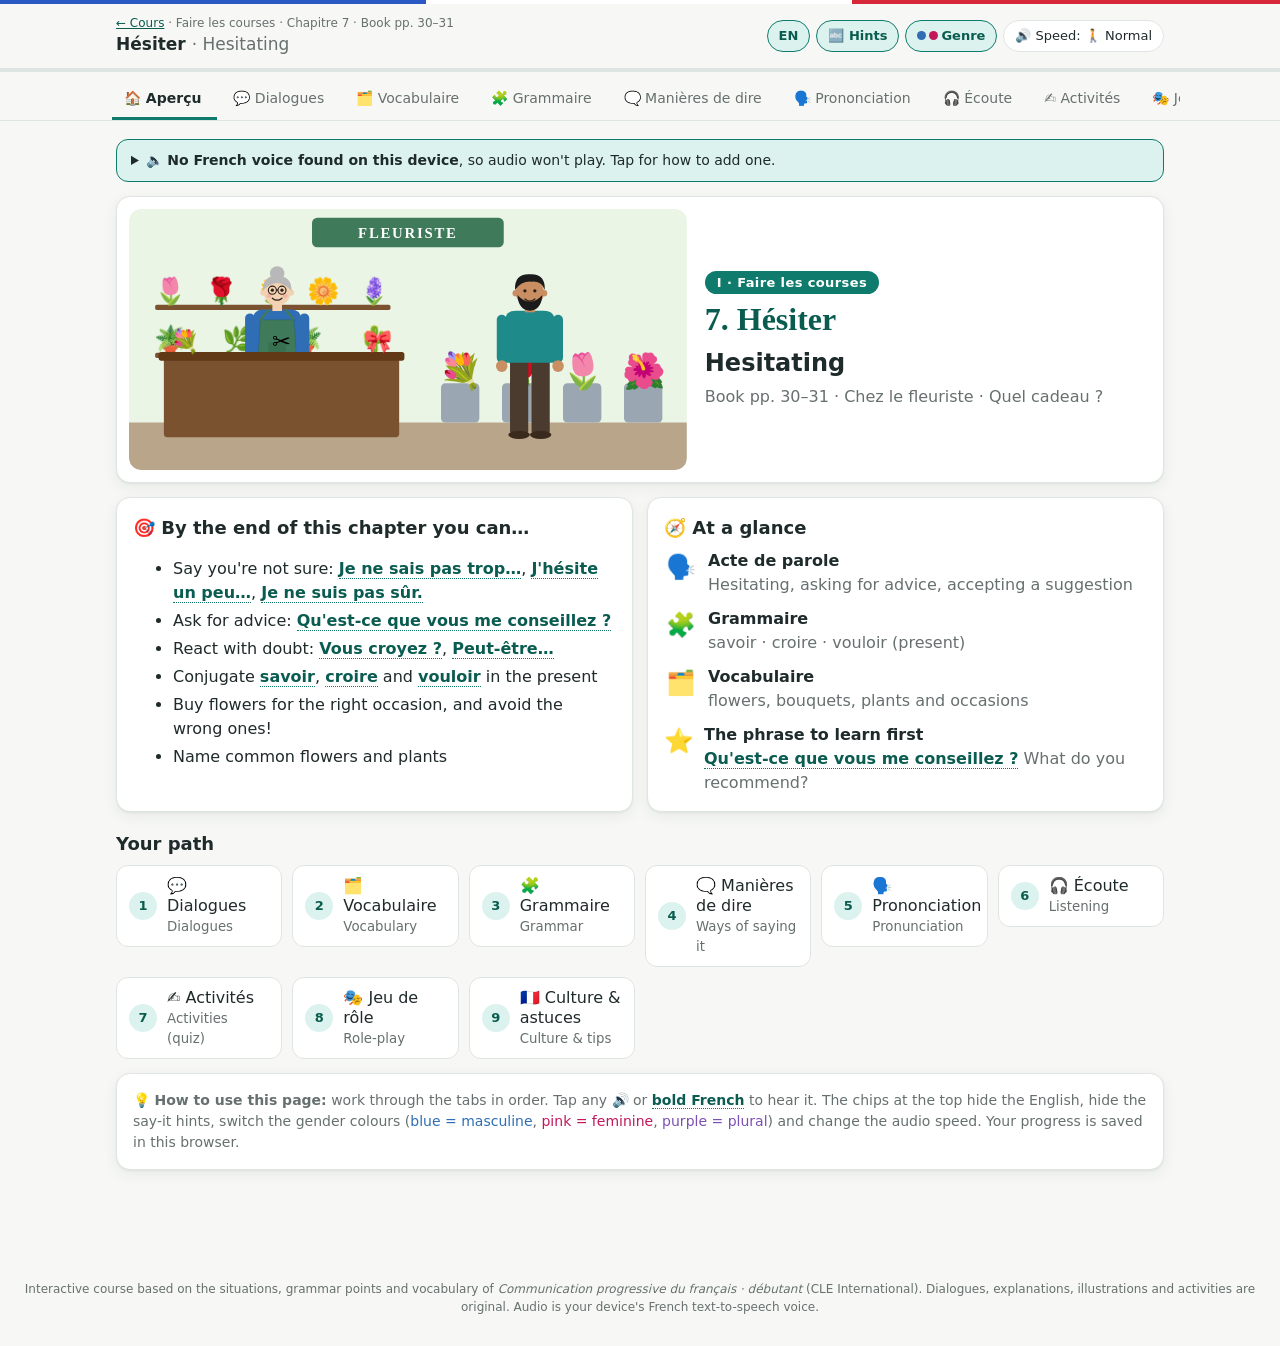
<file: docs/c07.html>
<!DOCTYPE html>
<html lang="en"><head><meta charset="utf-8"><meta name="viewport" content="width=device-width,initial-scale=1">
<title>Hésiter · Communication progressive</title><style>:root{
  --bg:#f7f8f6; --panel:#ffffff; --ink:#1f2a2b; --muted:#66706f; --line:#dfe5e2;
  --accent:#0f7b6c; --accent-2:#0a5c51; --accent-soft:#dcf2ee;
  --bleu:#2b59c3; --rouge:#d62839;
  --good:#2f8a4f; --good-soft:#dff3e5; --bad:#c2402a; --bad-soft:#fbe3de;
  --m:#2f6db5; --m-soft:#e2eefb; --f:#c2185b; --f-soft:#fbe3ee; --pl:#7b4fb5; --pl-soft:#efe6fb;
  --radius:14px; --shadow:0 1px 2px rgba(20,40,40,.06),0 4px 14px rgba(20,40,40,.07);
  --ui:system-ui,-apple-system,"Segoe UI",Roboto,sans-serif; --serif:Georgia,"Times New Roman",serif;
}
@media (prefers-color-scheme:dark){:root{
  --bg:#141a1a; --panel:#1d2525; --ink:#e9f0ee; --muted:#9fb0ac; --line:#304040;
  --accent:#3fbfa8; --accent-2:#7fe0cc; --accent-soft:#183731;
  --good:#5cc27f; --good-soft:#1d3324; --bad:#ef7a64; --bad-soft:#3d221d;
  --m:#7fb0ef; --m-soft:#1e2b3b; --f:#f07aa8; --f-soft:#3a2030; --pl:#b896ee; --pl-soft:#2c2340;
  --shadow:none;
}}
*{box-sizing:border-box}
html,body{margin:0;background:var(--bg);color:var(--ink);font-family:var(--ui);line-height:1.5}
button{font:inherit;color:inherit;cursor:pointer}
a{color:var(--accent-2)}
.fr{font-weight:600;line-height:1.4}
.pr{color:var(--muted);font-style:italic;font-size:14px}
.en{color:var(--muted)}
body.no-pr .pr{display:none} body.no-en .en{display:none}
b.say{color:var(--accent-2);cursor:pointer;border-bottom:1px dotted var(--accent)}
b.say:hover{background:var(--accent-soft)}
/* gender colours (switchable) */
.g-m{color:var(--m)!important} .g-f{color:var(--f)!important} .g-pl{color:var(--pl)!important}
b.say.g-m{border-bottom-color:var(--m)} b.say.g-f{border-bottom-color:var(--f)} b.say.g-pl{border-bottom-color:var(--pl)}
body.no-gc .g-m,body.no-gc .g-f,body.no-gc .g-pl{color:inherit!important}
.gdot{display:inline-block;width:9px;height:9px;border-radius:50%;margin-right:-3px}.gdot.m{background:var(--m)}.gdot.f{background:var(--f)}

/* header */
header.top{position:sticky;top:0;z-index:20;background:color-mix(in srgb,var(--bg) 92%,transparent);backdrop-filter:blur(8px);border-bottom:1px solid var(--line)}
header.top::before{content:"";display:block;height:4px;background:linear-gradient(90deg,var(--bleu) 33.3%,#fff 33.3% 66.6%,var(--rouge) 66.6%)}
.top-inner{max-width:1080px;margin:0 auto;padding:10px 16px;display:flex;gap:12px;align-items:center;flex-wrap:wrap}
.brand{display:flex;flex-direction:column;min-width:0;flex:1}
.brand small{color:var(--muted);font-size:12px}
.brand b{font-size:17px}
.toggles{display:flex;gap:6px;flex-wrap:wrap;align-items:center}
.chip{border:1px solid var(--line);background:var(--panel);border-radius:999px;padding:5px 11px;font-size:13px;display:inline-flex;gap:6px;align-items:center}
.chip.on{background:var(--accent-soft);border-color:var(--accent);color:var(--accent-2);font-weight:600}
.progress{height:4px;background:var(--line)} .progress>div{height:100%;background:var(--accent);transition:width .4s}
nav.tabs{max-width:1080px;margin:0 auto;padding:8px 12px 0;display:flex;gap:4px;overflow-x:auto;scrollbar-width:none}
nav.tabs::-webkit-scrollbar{display:none}
nav.tabs a{flex:none;text-decoration:none;color:var(--muted);padding:8px 12px;border-radius:10px 10px 0 0;font-size:14px;border-bottom:3px solid transparent;white-space:nowrap}
nav.tabs a.active{color:var(--ink);font-weight:600;border-bottom-color:var(--accent)}
nav.tabs a .tick{color:var(--good);margin-inline-start:4px}

main{max-width:1080px;margin:0 auto;padding:18px 16px 80px}
h2{margin:6px 0 4px;font-size:24px} h3{margin:18px 0 8px;font-size:18px}
.h2en{font-size:16px;font-weight:400}
.lead{color:var(--muted);margin:0 0 16px}
.card{background:var(--panel);border:1px solid var(--line);border-radius:var(--radius);padding:16px;box-shadow:var(--shadow)}
.stack>*+*{margin-top:14px}
.grid{display:grid;gap:12px;grid-template-columns:repeat(auto-fill,minmax(210px,1fr))}
.row{display:flex;gap:8px;flex-wrap:wrap;align-items:center}
.btn{border:1px solid var(--line);background:var(--panel);padding:8px 14px;border-radius:10px;font-weight:500}
.btn:hover{border-color:var(--accent)}
.btn.primary{background:var(--accent);border-color:var(--accent);color:#fff}
.btn.primary:hover{background:var(--accent-2)}
.btn.small{padding:4px 10px;font-size:13px}
.play{border:none;background:var(--accent-soft);color:var(--accent-2);width:34px;height:34px;border-radius:50%;flex:none;display:inline-grid;place-items:center;font-size:14px;vertical-align:middle}
.play:hover{background:var(--accent);color:#fff}
.play.speaking{background:var(--accent);color:#fff;animation:pulse 1s infinite}
@keyframes pulse{50%{transform:scale(1.1)}}
.banner{background:var(--accent-soft);border:1px solid var(--accent);border-radius:12px;padding:10px 14px;font-size:14px;margin-bottom:14px}
.done-btn{margin-top:22px}
.muted{color:var(--muted)}
footer{text-align:center;color:var(--muted);font-size:12px;padding:30px 16px}

/* illustrations */
.scene-svg{width:100%;height:auto;display:block;border-radius:12px}
.scene-wrap{margin:10px 0 4px;border-radius:12px;overflow:hidden;border:1px solid var(--line)}
.actor .bob{transform-box:fill-box;transform-origin:50% 100%}
.actor.talking .bob{animation:talk .55s ease-in-out infinite alternate}
@keyframes talk{from{transform:translateY(0)}to{transform:translateY(-5px)}}
.actor.talking{filter:drop-shadow(0 0 6px rgba(255,205,0,.9))}
.av{flex:none;border-radius:50%}

/* overview */
.hero2{display:grid;grid-template-columns:1.25fr 1fr;gap:18px;align-items:center;padding:12px}
.hero-art{border-radius:12px;overflow:hidden}
.hero-txt .fr.big{font-family:var(--serif);font-size:32px;color:var(--accent-2);line-height:1.2;margin:6px 0}
.rub-badge{display:inline-block;color:#fff;border-radius:999px;padding:2px 12px;font-size:13px;font-weight:700;letter-spacing:.03em}
.r1{background:#0f7b6c}.r2{background:#2b59c3}.r3{background:#b5652b}.r4{background:#a3407e}.r5{background:#5b4fb5}.r6{background:#c0392b}
.ov-grid{display:grid;grid-template-columns:1fr 1fr;gap:14px}
.glance{display:flex;flex-direction:column;gap:10px}
.gl{display:flex;gap:10px;align-items:flex-start}.gl-ic{font-size:24px;width:34px;text-align:center}
.goals li{margin:4px 0}
.path{display:grid;grid-template-columns:repeat(auto-fill,minmax(160px,1fr));gap:10px}
.path a{text-decoration:none;color:var(--ink)}
.path .step{padding:10px 12px;border-radius:12px;border:1px solid var(--line);background:var(--panel);display:flex;gap:10px;align-items:center;line-height:1.25}
.path .step.done{border-color:var(--good);background:var(--good-soft)}
.path .num{width:28px;height:28px;border-radius:50%;background:var(--accent-soft);color:var(--accent-2);display:grid;place-items:center;font-weight:700;font-size:13px;flex:none}
.path .done .num{background:var(--good);color:#fff}

/* dialogue */
.dlg-head{display:flex;justify-content:space-between;gap:10px;align-items:center;flex-wrap:wrap}
.dtitle{font-size:20px;font-family:var(--serif)}
.sit-n{display:inline-grid;place-items:center;width:26px;height:26px;border-radius:50%;background:var(--accent);color:#fff;font-weight:700;font-size:14px}
.sit-n:empty{display:none}
.bubbles{display:flex;flex-direction:column;gap:10px;margin-top:10px}
.bub{display:flex;gap:10px;align-items:flex-start;max-width:88%}
.bub.right{align-self:flex-end;flex-direction:row-reverse}
.bub .body{background:var(--bg);border:1px solid var(--line);border-radius:14px;padding:8px 12px;cursor:pointer;transition:background .2s}
.bub .who{font-size:12px;color:var(--muted);font-weight:600}
.bub .fr.line{font-size:19px;display:block}
.bub.active .body{background:var(--accent-soft);border-color:var(--accent)}
.bub.m .who{color:var(--m)} .bub.f .who{color:var(--f)}
.stage-dir{align-self:center;font-style:italic;color:var(--muted);font-size:14px;background:var(--bg);border-radius:999px;padding:2px 14px}
.hidetext .bub .fr.line,.hidetext .bub .en{filter:blur(7px)} .hidetext .bub.revealed .fr.line,.hidetext .bub.revealed .en{filter:none}
.roleplay .bub.mine:not(.revealed) .fr.line,.roleplay .bub.mine:not(.revealed) .en{filter:blur(7px)}
.roleplay .bub.mine .body{border:2px dashed var(--accent)}
.shadow-cue{font-size:14px;color:var(--accent-2);font-weight:700;min-height:22px;margin-top:6px}
.dgloss{display:flex;flex-wrap:wrap;gap:6px;margin-top:12px;padding-top:10px;border-top:1px dashed var(--line)}
.gchip{border:1px solid var(--line);border-radius:999px;padding:2px 10px;font-size:14px;cursor:pointer;background:var(--bg)}

/* vocabulary */
.filters{display:flex;gap:6px;flex-wrap:wrap;margin-bottom:12px}
.picdict{display:grid;grid-template-columns:repeat(auto-fill,minmax(140px,1fr));gap:10px}
.picdict.small{grid-template-columns:repeat(auto-fill,minmax(118px,1fr));gap:8px}
.pd{display:flex;flex-direction:column;align-items:center;gap:2px;border:1px solid var(--line);border-top:5px solid var(--line);border-radius:14px;background:var(--panel);padding:10px 6px;text-align:center;box-shadow:var(--shadow);transition:transform .15s}
.pd:hover{transform:translateY(-2px)}
.pd .pd-pic{font-size:42px;line-height:1.15}
.picdict.small .pd .pd-pic{font-size:34px}
.pd .fr{font-size:16px}.pd .en{font-size:12px}
.pd-m{border-top-color:var(--m)}.pd-f{border-top-color:var(--f)}.pd-pl{border-top-color:var(--pl)}
body.no-gc .pd{border-top-color:var(--line)}
.vcard{display:flex;flex-direction:column;gap:2px;position:relative;cursor:pointer;border-left:5px solid var(--line)}
.vc-m{border-left-color:var(--m)}.vc-f{border-left-color:var(--f)}.vc-pl{border-left-color:var(--pl)}
.vcard .pic{font-size:30px;line-height:1.2}
.vcard .fr{font-size:20px}
.vcard .play{position:absolute;top:12px;right:12px}
.vcard .box{position:absolute;top:54px;right:14px;font-size:11px;color:var(--muted)}
.tag{display:inline-block;font-size:11px;background:var(--accent-soft);color:var(--accent-2);border-radius:6px;padding:1px 6px;margin-top:4px;width:max-content}
.g-tag-m{background:var(--m-soft);color:var(--m)}.g-tag-f{background:var(--f-soft);color:var(--f)}.g-tag-pl{background:var(--pl-soft);color:var(--pl)}
.flash-wrap{max-width:440px;margin:0 auto;text-align:center}
.flash{perspective:1000px;height:270px;cursor:pointer;margin:10px 0}
.flash-inner{position:relative;width:100%;height:100%;transition:transform .5s;transform-style:preserve-3d}
.flash.flipped .flash-inner{transform:rotateY(180deg)}
.flash .face{position:absolute;inset:0;backface-visibility:hidden;display:flex;flex-direction:column;align-items:center;justify-content:center;gap:6px;border-radius:18px;border:1px solid var(--line);border-top:8px solid var(--line);background:var(--panel);box-shadow:var(--shadow);padding:16px}
.flash.gb-m .face{border-top-color:var(--m)}.flash.gb-f .face{border-top-color:var(--f)}.flash.gb-pl .face{border-top-color:var(--pl)}
.flash .back{transform:rotateY(180deg);background:var(--accent-soft)}
.flash .fr{font-size:32px}
.flash .pic{font-size:50px}

/* grammar + infographics */
.gblock h3{margin-top:0;font-size:20px}
.gblock p{margin:8px 0}
.after{border-top:1px dashed var(--line);margin-top:12px}
table.g{border-collapse:collapse;width:100%;margin-top:10px}
table.g td,table.g th{border-bottom:1px solid var(--line);padding:8px;text-align:left}
table.g td.frcell{font-size:18px;white-space:nowrap}
figure.info{margin:14px 0;padding:14px;border-radius:14px;background:linear-gradient(180deg,var(--bg),var(--panel));border:1px solid var(--line)}
figure.info figcaption{font-size:13px;text-transform:uppercase;letter-spacing:.06em;color:var(--accent-2);font-weight:800;margin-bottom:10px}
.gnote{margin-top:10px;font-size:14px;background:var(--accent-soft);border-radius:10px;padding:8px 12px}
.schip{display:inline-block;margin:3px;border:1px solid var(--line);background:var(--panel);border-radius:999px;padding:3px 12px;cursor:pointer;font-weight:600}
.schip .en{font-weight:400;font-size:13px}
.end{color:var(--rouge);font-weight:800}
/* gender columns */
.gcols{display:grid;grid-template-columns:repeat(auto-fit,minmax(200px,1fr));gap:10px}
.gcol{border-radius:12px;padding:10px;border:2px solid}
.gc-m{border-color:var(--m);background:var(--m-soft)}.gc-f{border-color:var(--f);background:var(--f-soft)}.gc-pl{border-color:var(--pl);background:var(--pl-soft)}
.ghead{display:flex;gap:8px;align-items:center;margin-bottom:6px}
.gbadge{font-family:var(--serif);font-size:22px;font-weight:800;border-radius:10px;padding:0 10px;color:#fff}
.gc-m .gbadge{background:var(--m)}.gc-f .gbadge{background:var(--f)}.gc-pl .gbadge{background:var(--pl)}
/* merges */
.merges{display:flex;flex-direction:column;gap:8px}
.mrow,.eq{display:flex;gap:6px;align-items:center;flex-wrap:wrap;cursor:pointer}
.eq{justify-content:center;margin:12px 0 0}
.mb{display:inline-grid;place-items:center;min-width:48px;padding:4px 10px;border-radius:10px;font-weight:800;font-size:18px;color:#fff;font-family:var(--serif)}
.mb-p{background:#555}.mb-m{background:var(--m)}.mb-f{background:var(--f)}.mb-pl{background:var(--pl)}.mb-x{background:#888}
.mb-r{background:var(--panel);color:var(--ink);border:2px dashed var(--muted)}
.mb-r.fused{background:var(--rouge);color:#fff;border:2px solid var(--rouge);box-shadow:0 0 0 4px rgba(214,40,57,.15)}
.op{font-weight:800;color:var(--muted);font-size:18px}
.mex{margin-left:8px}
.nomerge .mb-r{opacity:.9}
/* scale */
.scale{position:relative;height:196px;margin:0 50px}
.sbar{position:absolute;left:0;right:0;top:80px;height:12px;border-radius:6px}
.smark{position:absolute;transform:translateX(-50%);display:flex;flex-direction:column;align-items:center;text-align:center;cursor:pointer;width:120px;font-size:14px;line-height:1.2}
.smark.up{top:0;justify-content:flex-end;height:78px}
.smark.dn{top:94px}
.smark .spic{font-size:20px}
.smark.up::after{content:"";width:2px;height:8px;background:var(--muted)}
.smark.dn::before{content:"";width:2px;height:8px;background:var(--muted)}
.smark .en{font-size:12px}
.sends{display:flex;justify-content:space-between;font-size:12px;color:var(--muted);font-weight:700;text-transform:uppercase}
/* ladder */
.ladder{display:flex;flex-direction:column;gap:8px}
.rung{display:flex;gap:10px;align-items:center;border-left:6px solid;border-radius:10px;background:var(--panel);padding:6px 10px}
.rname{color:#fff;border-radius:8px;padding:2px 10px;font-weight:700;display:flex;flex-direction:column;line-height:1.2;min-width:96px}
.rname small{font-weight:400;opacity:.85}
/* conjugation */
.conj{display:grid;grid-template-columns:repeat(auto-fit,minmax(200px,1fr));gap:10px}
.cverb{border:1px solid var(--line);border-radius:12px;overflow:hidden;background:var(--panel)}
.cinf{background:var(--accent);color:#fff;padding:6px 10px;cursor:pointer}.cinf .fr{color:#fff;font-size:18px}.cinf .en{color:#e8fffa}
.cform{display:flex;gap:8px;padding:4px 10px;border-top:1px solid var(--line);cursor:pointer}
.cform:hover{background:var(--accent-soft)}
.cform .cp{color:var(--muted);width:64px;flex:none;font-size:13px;padding-top:2px}
.cform .fr{font-size:17px}
.qzbox{display:inline-flex;gap:6px;align-items:center;flex-wrap:wrap}
/* compare */
.cmp{display:grid;gap:10px}
.cmpcol{border:2px solid;border-radius:12px;overflow:hidden;background:var(--panel)}
.cmphead{color:#fff;font-weight:800;padding:6px 10px;font-size:18px;font-family:var(--serif);display:flex;flex-direction:column;line-height:1.2}
.cmphead small{font-family:var(--ui);font-weight:400;font-size:12px;opacity:.9}
.cmppic{text-align:center;padding:6px}.cmppic.emo{font-size:46px}
.cmplines{padding:4px 10px 10px}.cl{padding:3px 0;cursor:pointer;display:flex;flex-direction:column}.cl .en{font-size:13px}
@media (max-width:640px){.cmp{grid-template-columns:1fr!important}}
/* documents */
.doc-fig{display:flex;flex-direction:column;align-items:center}
.doc{width:min(100%,420px);border-radius:10px;padding:16px 18px;box-shadow:0 6px 20px rgba(0,0,0,.18);position:relative}
.doc-title{font-weight:800;font-size:20px;text-align:center}
.doc-sub{text-align:center;font-size:13px;opacity:.8;margin-bottom:6px}
.doc-row{display:flex;gap:6px;align-items:baseline;padding:3px 0;cursor:pointer}
.doc-row .dots{flex:1;border-bottom:2px dotted currentColor;opacity:.35}
.doc-foot{text-align:center;font-size:13px;margin-top:8px;opacity:.85}
.doc-chalk{background:#2c3a2f;color:#f2f2e8;font-family:"Comic Sans MS","Chalkboard SE",cursive;border:8px solid #8a5a2b}
.doc-board{background:#111;color:#ffcd00;font-family:ui-monospace,Menlo,monospace}.doc-board .doc-title{color:#fff;letter-spacing:.2em}
.doc-ticket{background:#fffbe8;color:#222;border:2px dashed #b99a2b;font-family:ui-monospace,Menlo,monospace}
.doc-receipt{background:#fff;color:#222;font-family:ui-monospace,Menlo,monospace;clip-path:polygon(0 0,100% 0,100% 96%,95% 100%,90% 96%,85% 100%,80% 96%,75% 100%,70% 96%,65% 100%,60% 96%,55% 100%,50% 96%,45% 100%,40% 96%,35% 100%,30% 96%,25% 100%,20% 96%,15% 100%,10% 96%,5% 100%,0 96%)}
.doc-menu{background:#fdf6e3;color:#3a2a1e;font-family:var(--serif);border:3px double #7a3b1d}
.doc-form{background:#fff;color:#222;border:1px solid #bbb;border-top:10px solid var(--bleu)}
.doc-label{background:#fff8d6;color:#3a2a1e;border:2px solid #e0b100;border-radius:16px}
/* minis + pattern */
.minis{display:flex;flex-wrap:wrap;gap:10px;justify-content:center}
.minic{display:flex;flex-direction:column;align-items:center;border:1px solid var(--line);border-radius:12px;padding:8px 10px;background:var(--panel);cursor:pointer;min-width:120px}
.minic .en{font-size:12px}
.pattern{display:flex;flex-direction:column;gap:8px}
.prow{display:flex;flex-wrap:wrap;gap:6px;align-items:center}
.pfix{background:var(--accent);color:#fff;border-radius:10px;padding:6px 12px;font-weight:700;cursor:pointer}
.pslot{display:inline-flex;flex-direction:column;border:2px dashed var(--accent);border-radius:10px;padding:2px 8px;font-weight:600}
.pslot span{cursor:pointer;padding:1px 0}.pslot span:hover{text-decoration:underline}
/* flow (conversation map) */
.flow{position:relative;display:flex;flex-direction:column;gap:6px}
.flow::before{content:"";position:absolute;left:50%;top:44px;bottom:6px;width:3px;background:var(--line);transform:translateX(-50%)}
.lane-heads{display:flex;justify-content:space-between;font-weight:700;margin-bottom:6px}
.lane-heads span{display:flex;gap:6px;align-items:center}
.fstep{display:flex;position:relative}
.fstep.l{justify-content:flex-start}.fstep.r{justify-content:flex-end}
.fcard{width:calc(50% - 22px);display:flex;gap:10px;align-items:flex-start;background:var(--panel);border:1px solid var(--line);border-radius:12px;padding:8px 10px;cursor:pointer;box-shadow:var(--shadow)}
.fstep.l .fcard{border-left:5px solid var(--bleu)}.fstep.r .fcard{border-right:5px solid var(--rouge)}
.fn{flex:none;width:24px;height:24px;border-radius:50%;background:var(--accent);color:#fff;display:grid;place-items:center;font-weight:700;font-size:12px}
.fcard .en{font-size:13px}.fcard .alt{font-size:12px;color:var(--muted);margin-top:2px}
@media (max-width:640px){.flow::before{display:none}.fcard{width:92%}}

/* widgets */
.widget{margin-top:14px;padding:14px;border-radius:12px;background:var(--bg);border:2px dashed var(--accent)}
.widget .label{font-size:12px;text-transform:uppercase;letter-spacing:.06em;color:var(--accent-2);font-weight:800;margin-bottom:8px}
.result{font-size:40px;text-align:center;margin:8px 0;min-height:60px}
.cap{font-size:15px}
.spool{display:flex;flex-wrap:wrap;gap:6px;min-height:46px;padding:8px;border-radius:10px;background:var(--panel);border:1px solid var(--line);margin-bottom:8px}
.scols{display:grid;gap:8px}
.scol2{border:2px solid;border-radius:12px;min-height:110px;cursor:pointer;background:var(--panel);overflow:hidden}
.sch{color:#fff;font-weight:700;padding:4px 10px;text-align:center}
.sin{display:flex;flex-wrap:wrap;gap:4px;padding:6px}
.tile.small{font-size:14px;padding:1px 8px}
.pricetag{display:flex;justify-content:center;margin:6px 0}
.pt-num{background:#ffcd00;color:#1f2a2b;font-weight:800;font-size:34px;padding:4px 22px 4px 30px;border-radius:6px 30px 30px 6px;position:relative;font-family:var(--serif)}
.pt-num::before{content:"";position:absolute;left:10px;top:50%;width:10px;height:10px;border-radius:50%;background:var(--bg);transform:translateY(-50%)}
.money{display:inline-flex;flex-wrap:wrap;gap:4px;justify-content:center;margin:4px 0}
.note{display:inline-grid;place-items:center;width:54px;height:30px;border-radius:4px;font-size:12px;font-weight:800;color:#fff}
.n50{background:#e07b39}.n20{background:#3b78c2}.n10{background:#c0392b}.n5{background:#7f8c8d}
.coin{display:inline-grid;place-items:center;width:30px;height:30px;border-radius:50%;background:radial-gradient(#f5d68a,#c9a227);font-size:10px;font-weight:800;color:#5a4400;border:2px solid #b0901a}
.coin.small{width:24px;height:24px;background:radial-gradient(#e8b48a,#b5652b);color:#fff;border-color:#8a4a1a;font-size:9px}
.clockrow{display:flex;gap:18px;align-items:center;flex-wrap:wrap;justify-content:center}
.ck-big{font-size:36px;font-weight:800;font-family:ui-monospace,Menlo,monospace}
.ck-words .fr{font-size:20px}

/* expressions */
.xhead{display:flex;gap:10px;align-items:center;margin-bottom:8px;font-size:17px}
.xic{font-size:26px}
.xitems{display:grid;grid-template-columns:repeat(auto-fill,minmax(280px,1fr));gap:8px}
.xitem{display:flex;justify-content:space-between;gap:8px;align-items:center;border:1px solid var(--line);border-radius:12px;padding:8px 12px;cursor:pointer;background:var(--bg)}
.xitem:hover{border-color:var(--accent)}
.xitem .fr{font-size:17px}.xitem .en{font-size:13px}
.reg{font-size:11px;font-weight:700;border-radius:8px;padding:2px 8px;display:flex;flex-direction:column;align-items:center;line-height:1.15;flex:none}
.reg small{font-weight:400;font-size:10px}
.reg-poli{background:#e2eefb;color:#2b59c3}.reg-std{background:#e5f4e8;color:#2f8a4f}.reg-fam{background:#fdecd8;color:#b5652b}.reg-sout{background:#efe6fb;color:#7b4fb5}
.xreply{margin-top:8px;font-size:14px;color:var(--muted)}

/* sounds */
.letter{display:flex;gap:14px}
.letter .glyph{font-size:30px;font-weight:800;line-height:1.1;min-width:90px;height:80px;padding:0 8px;display:grid;place-items:center;border-radius:16px;background:var(--accent-soft);color:var(--accent-2);flex:none;cursor:pointer;text-align:center;font-family:var(--serif)}
.ex{display:inline-flex;gap:6px;align-items:center;border:1px solid var(--line);border-radius:999px;padding:2px 4px 2px 12px;margin:3px;cursor:pointer;background:var(--panel)}
.ex .fr{font-size:17px}
.pair{display:grid;grid-template-columns:1fr auto 1fr;gap:10px;align-items:center}
.pair .side{text-align:center;padding:10px;border:1px solid var(--line);border-radius:12px;cursor:pointer;background:var(--panel)}
.pair .side .fr{font-size:26px;display:block}
.vs{color:var(--muted);font-size:12px;text-align:center;max-width:160px}

/* quiz */
.quiz{max-width:680px;margin:0 auto}
.qhead{display:flex;justify-content:space-between;color:var(--muted);font-size:13px;margin-bottom:8px}
.qtag{background:var(--accent-soft);color:var(--accent-2);border-radius:6px;padding:0 6px;font-weight:600}
.qbar{height:6px;border-radius:6px;background:var(--line);overflow:hidden;margin-bottom:14px}.qbar>div{height:100%;background:var(--accent);transition:width .3s}
.qtext{font-size:18px;font-weight:600;margin-bottom:10px}
.qpic{font-size:54px;text-align:center}
.qsentence{font-size:24px;text-align:center;margin:10px 0}
.qsentence .blank{display:inline-block;min-width:70px;border-bottom:3px solid var(--accent);color:var(--accent-2)}
.opts{display:grid;gap:8px}
.opt{text-align:start;border:2px solid var(--line);background:var(--panel);border-radius:12px;padding:10px 14px;font-size:16px}
.opt:hover:not(:disabled){border-color:var(--accent)}
.opt.correct{border-color:var(--good);background:var(--good-soft)}
.opt.wrong{border-color:var(--bad);background:var(--bad-soft)}
.feedback{margin-top:12px;padding:10px 14px;border-radius:12px;font-size:15px}
.feedback.good{background:var(--good-soft);color:var(--good)} .feedback.bad{background:var(--bad-soft);color:var(--bad)}
.feedback .ex-text{color:var(--ink);display:block;margin-top:4px}
.tiles{display:flex;flex-wrap:wrap;gap:8px;justify-content:center;min-height:56px;padding:8px;border-radius:12px}
.tiles.lines{flex-direction:column;align-items:stretch}.tiles.lines .tile{text-align:left;font-size:16px}
.tiles.answer{border:2px dashed var(--line);margin-bottom:8px}
.tile{font-size:18px;border:1px solid var(--line);background:var(--panel);border-radius:10px;padding:2px 14px}
.big-play{width:72px;height:72px;font-size:28px;margin:6px auto 14px;display:grid}
.score{font-size:48px;font-weight:800;text-align:center;color:var(--accent-2)}
.match{display:grid;grid-template-columns:1fr 1fr;gap:8px}
.match .mi{border:2px solid var(--line);background:var(--panel);border-radius:10px;padding:8px;text-align:center;min-height:52px}
.match .mi .fr{font-size:17px}
.match .mi.sel{border-color:var(--accent);background:var(--accent-soft)}
.match .mi.ok{border-color:var(--good);background:var(--good-soft);opacity:.55}
.match .mi.no{border-color:var(--bad);background:var(--bad-soft)}
.tin{font:inherit;font-size:18px;padding:8px 10px;border-radius:10px;border:2px solid var(--accent);background:var(--panel);color:var(--ink);min-width:120px}
.tin.ok{border-color:var(--good);background:var(--good-soft)} .tin.no{border-color:var(--bad);background:var(--bad-soft)}
.frkeys{margin:8px 0}.frkeys .chip{font-size:16px;font-weight:700;padding:3px 11px}

/* role-play */
.rp{display:flex;flex-direction:column;gap:10px}
.rp-body{display:flex;flex-direction:column;gap:10px}
.memo{display:flex;flex-wrap:wrap;gap:6px;margin-top:8px}
.memo span{background:#fff8d6;color:#5a4400;border:1px solid #e0b100;border-radius:6px;padding:1px 8px;font-size:13px;transform:rotate(-1deg)}
.yourturn{background:var(--accent-soft);border-radius:10px;padding:8px 12px}
.rec{display:flex;gap:8px;align-items:center;flex-wrap:wrap}
.rec .dot{display:inline-block;width:10px;height:10px;border-radius:50%;background:var(--bad);animation:pulse 1s infinite}

/* culture */
.cgrid{display:grid;grid-template-columns:repeat(auto-fill,minmax(300px,1fr));gap:12px}
.ccard{display:flex;gap:12px;border-top:5px solid var(--bleu)}
.ccard:nth-child(3n+2){border-top-color:var(--rouge)}.ccard:nth-child(3n){border-top-color:var(--accent)}
.cic{font-size:34px;flex:none}
.ckind{font-size:11px;text-transform:uppercase;letter-spacing:.08em;color:var(--muted);font-weight:700}
.tipcard{display:flex;gap:12px}
.tipcard .ic{font-size:28px;flex:none}
.mist{display:flex;flex-direction:column;gap:6px}
.mrow2{display:grid;grid-template-columns:1fr 1fr 1.3fr;gap:10px;align-items:center;background:var(--panel);border:1px solid var(--line);border-radius:10px;padding:8px 12px}
.no-say{color:var(--bad);text-decoration:line-through;text-decoration-thickness:1px}
.yes-say{color:var(--good);cursor:pointer}
@media (max-width:640px){.mrow2{grid-template-columns:1fr}}

/* tests */
.tile.sel{border-color:var(--accent);background:var(--accent-soft)}
.tile.ok{border-color:var(--good);background:var(--good-soft)}
.tile.no{border-color:var(--bad);background:var(--bad-soft)}
.titems{padding-inline-start:22px;margin:6px 0} .titems li{margin:10px 0}
.qsent .fr{font-size:17px}
.qsent select{font-size:16px;max-width:100%;padding:2px 6px;border-radius:8px;border:2px solid var(--accent);background:var(--panel);color:var(--ink);margin:0 4px}
.qsent select.ok{border-color:var(--good);background:var(--good-soft)} .qsent select.no{border-color:var(--bad);background:var(--bad-soft)}
.blank{display:inline-block;min-width:60px;border-bottom:2px solid var(--accent);color:var(--accent-2);text-align:center}
.fb{font-size:14px;margin-top:2px}
.markbox{border:2px solid var(--accent);border-radius:10px;min-width:56px;text-align:center;display:flex;flex-direction:column;line-height:1.2;padding:4px}
.markbox .got{font-weight:800;font-size:18px;color:var(--accent-2);border-bottom:1px solid var(--line)} .markbox .of{font-size:13px;color:var(--muted)}
.tsec.full{border-color:var(--good)} .tsec.part{border-color:var(--accent)}
.tgrid{display:grid;grid-template-columns:repeat(auto-fill,minmax(300px,1fr));gap:4px 20px}
.tgrid .qsent{display:flex;gap:6px;align-items:center;flex-wrap:wrap}
.tgrid .tin{min-width:0;width:140px;font-size:16px;padding:4px 8px}
.mini{background:var(--bg);border-radius:10px;padding:8px 12px;border:1px solid var(--line)}
.opt-l{font-size:16px;text-align:left}

/* course home */
.home-hero{display:grid;grid-template-columns:1fr 1.1fr;gap:18px;align-items:center}
.home-hero h1{font-family:var(--serif);font-size:34px;margin:0;line-height:1.15;color:var(--accent-2)}
.rubrique{margin-top:26px}
.rubrique h2{display:flex;gap:10px;align-items:center;flex-wrap:wrap}
.rnum{color:#fff;border-radius:10px;padding:0 12px;font-family:var(--serif)}
.chapters{display:grid;grid-template-columns:repeat(auto-fill,minmax(310px,1fr));gap:10px}
.lesson-link{display:flex;gap:12px;align-items:center;text-decoration:none;color:var(--ink)}
.lesson-link .n{font-size:22px;font-weight:800;color:var(--accent-2);width:40px;text-align:center;flex:none}
.lesson-link .thumb{width:120px;flex:none;border-radius:8px;overflow:hidden;border:1px solid var(--line)}
.lesson-link .frt{font-family:var(--serif);font-size:18px;font-weight:700;color:var(--accent-2)}
.lesson-link:hover{border-color:var(--accent)}
.soon{opacity:.55}
.soon .frt{color:var(--muted)}
.test-link{border-color:var(--accent);background:var(--accent-soft)}

@media (max-width:760px){
  .brand{flex-basis:100%}
  .toggles{width:100%}
  .hero2,.ov-grid,.home-hero{grid-template-columns:1fr}
  .bub{max-width:100%}
  .bub .fr.line{font-size:17px}
  .flash{height:240px}
  .lesson-link .thumb{width:84px}
}

.speedbar{display:flex;gap:6px;align-items:center;flex-wrap:wrap;margin:8px 0 4px;font-size:13px}
.speedbar .chip{padding:3px 10px}
</style></head>
<body><script>window.LESSONS=[];window.COURSE_HOME="index.html";</script><script>// Chapitre 7 · Hésiter (book pp. 30–31)
// Situation: Chez le fleuriste (+ a short bonus scene between friends)
// Grammar: savoir, croire, vouloir au présent
// Dialogues and activities are original, built on the book's situation, grammar and vocabulary.
LESSONS.push({
  id: "c07", rubrique: 1, num: 7,
  title: "Hesitating",
  titleFr: "Hésiter",
  pages: "Book pp. 30–31",
  goals: [
    "Say you're not sure: [[Je ne sais pas trop…]], [[J'hésite un peu…]], [[Je ne suis pas sûr.]]",
    "Ask for advice: [[Qu'est-ce que vous me conseillez ?]]",
    "React with doubt: [[Vous croyez ?]], [[Peut-être…]]",
    "Conjugate [[savoir]], [[croire]] and [[vouloir]] in the present",
    "Buy flowers for the right occasion, and avoid the wrong ones!",
    "Name common flowers and plants"
  ],
  glance: [
    ["🗣️", "Acte de parole", "Hesitating, asking for advice, accepting a suggestion"],
    ["🧩", "Grammaire", "savoir · croire · vouloir (present)"],
    ["🗂️", "Vocabulaire", "flowers, bouquets, plants and occasions"],
    ["⭐", "The phrase to learn first", "[[Qu'est-ce que vous me conseillez ?]] What do you recommend?"]
  ],

  dialogues: [
    {
      id: "d1", n: 1, title: "At the florist's", titleFr: "Chez le fleuriste",
      note: "Karim wants flowers for his grandmother's 80th birthday but can't decide. Count the ways he hesitates, and the forms of [[savoir]], [[croire]] and [[vouloir]].",
      scene: "fleuriste", staff: "La fleuriste", people: { "La fleuriste": "f6", "Karim": "m2" },
      lines: [
        ["La fleuriste", "Bonjour, monsieur. Je peux vous aider ?", "Hello, sir. Can I help you?"],
        ["Karim", "Oui, je voudrais un bouquet, mais je ne sais pas trop quoi choisir…", "Yes, I'd like a bouquet, but I don't really know what to choose…"],
        ["La fleuriste", "C'est pour offrir ?", "Is it a gift?"],
        ["Karim", "Oui, c'est pour l'anniversaire de ma grand-mère. Elle a quatre-vingts ans !", "Yes, it's for my grandmother's birthday. She's eighty!"],
        ["La fleuriste", "Oh, c'est un bel anniversaire ! Vous voulez mettre combien, à peu près ?", "Oh, what a lovely birthday! Roughly how much do you want to spend?"],
        ["Karim", "Je ne sais pas… Peut-être vingt, vingt-cinq euros.", "I don't know… Maybe twenty, twenty-five euros."],
        ["La fleuriste", "Regardez : on peut faire un bouquet rose et blanc, avec des roses et des lis. Ou alors, un bouquet de tulipes de toutes les couleurs.", "Look: we can do a pink and white bouquet with roses and lilies. Or else a bouquet of tulips in every colour."],
        ["Karim", "J'hésite un peu… Qu'est-ce que vous me conseillez ?", "I'm a bit undecided… What do you recommend?"],
        ["La fleuriste", "Ça dépend de la personne. Qu'est-ce qu'elle aime, votre grand-mère ?", "It depends on the person. What does your grandmother like?"],
        ["Karim", "Je crois qu'elle aime beaucoup les roses. Mais je ne suis pas sûr.", "I think she really likes roses. But I'm not sure."],
        ["La fleuriste", "Alors, je vous conseille le bouquet rose et blanc. Il est très élégant.", "Then I recommend the pink and white bouquet. It's very elegant."],
        ["Karim", "Vous croyez ?", "Do you think so?"],
        ["La fleuriste", "Oui, vous allez voir, votre grand-mère va être très contente !", "Yes, you'll see, your grandmother will be very happy!"],
        ["Karim", "D'accord, je le prends. Vous avez aussi une petite carte ?", "All right, I'll take it. Do you have a little card too?"],
        ["La fleuriste", "Bien sûr. Voilà, vous pouvez écrire un petit mot.", "Of course. Here, you can write a little message."]
      ],
      glossary: [["je ne sais pas trop", "I don't really know"], ["à peu près", "roughly"], ["J'hésite.", "I can't decide"], ["Vous croyez ?", "do you think so?"]]
    },
    {
      id: "d2", n: "+", title: "Bonus: which present?", titleFr: "Quel cadeau ?",
      note: "A short extra scene (not in the book) between two friends who use <b>tu</b>: listen for [[tu sais]], [[tu crois]], [[tu veux]].",
      scene: "rue", people: { "Léa": "f3", "Nico": "m5" },
      lines: [
        ["Léa", "Tu sais quoi offrir à Marc pour son anniversaire ?", "Do you know what to give Marc for his birthday?"],
        ["Nico", "Non, je ne sais pas trop. Un livre, peut-être ?", "No, I don't really know. A book, maybe?"],
        ["Léa", "Je ne crois pas. Il ne lit pas beaucoup.", "I don't think so. He doesn't read much."],
        ["Nico", "Tu veux acheter des fleurs ?", "Do you want to buy flowers?"],
        ["Léa", "Des fleurs pour un homme ? Tu crois ?", "Flowers for a man? Do you think so?"],
        ["Nico", "Pourquoi pas ! Ou alors une plante verte pour son nouveau bureau.", "Why not! Or else a green plant for his new office."],
        ["Léa", "Bonne idée ! Mais je ne sais pas s'il a le temps d'arroser une plante…", "Good idea! But I don't know if he has time to water a plant…"],
        ["Nico", "Alors, un cactus ! Pas besoin d'arrosoir.", "A cactus, then! No watering can needed."],
        ["Léa", "Parfait, on fait ça !", "Perfect, let's do that!"]
      ]
    }
  ],

  vocab: [
    { t: "le fleuriste, la fleuriste", en: "the florist", pic: "💐", cat: "Chez le fleuriste" },
    { t: "aller chez le fleuriste", en: "to go to the florist's", pic: "🚶", cat: "Chez le fleuriste" },
    { t: "un bouquet de fleurs", en: "a bunch of flowers", pic: "💐", cat: "Chez le fleuriste", g: "m" },
    { t: "faire un bouquet", en: "to make up a bouquet", pic: "✂️", cat: "Chez le fleuriste" },
    { t: "un bouquet pour un mariage", en: "a wedding bouquet", pic: "💍", cat: "Chez le fleuriste", g: "m" },
    { t: "une gerbe", en: "a funeral wreath / spray (for a death)", pic: "🕊️", cat: "Chez le fleuriste", g: "f", note: "pour un décès = la mort de quelqu'un" },
    { t: "une petite carte", en: "a gift card, a little note", pic: "💌", cat: "Chez le fleuriste", g: "f" },
    { t: "une fleur", en: "a flower", pic: "🌸", cat: "Les fleurs", g: "f" },
    { t: "une rose", en: "a rose", pic: "🌹", cat: "Les fleurs", g: "f" },
    { t: "une tulipe", en: "a tulip", pic: "🌷", cat: "Les fleurs", g: "f" },
    { t: "un lis", en: "a lily", pic: "🪷", cat: "Les fleurs", g: "m", pr: "LEES (s heard!)", alt: ["un lys"] },
    { t: "une marguerite", en: "a daisy", pic: "🌼", cat: "Les fleurs", g: "f" },
    { t: "une orchidée", en: "an orchid", pic: "🌺", cat: "Les fleurs", g: "f", pr: "or-kee-DAY" },
    { t: "un iris", en: "an iris", pic: "🪻", cat: "Les fleurs", g: "m", pr: "ee-REES" },
    { t: "un tournesol", en: "a sunflower", pic: "🌻", cat: "Les fleurs", g: "m" },
    { t: "le muguet", en: "lily of the valley", pic: "🔔", cat: "Les fleurs", g: "m" },
    { t: "une plante à fleurs", en: "a flowering plant", pic: "🪴", cat: "Les plantes", g: "f" },
    { t: "un géranium", en: "a geranium", pic: "🌺", cat: "Les plantes", g: "m", pr: "zhay-ra-NYOM" },
    { t: "un camélia", en: "a camellia", pic: "🌸", cat: "Les plantes", g: "m" },
    { t: "une plante verte", en: "a houseplant (green plant)", pic: "🪴", cat: "Les plantes", g: "f" },
    { t: "un cactus", en: "a cactus", pic: "🌵", cat: "Les plantes", g: "m" },
    { t: "arroser les plantes", en: "to water the plants", pic: "💧", cat: "Les plantes" },
    { t: "un arrosoir", en: "a watering can", pic: "🚿", cat: "Les plantes", g: "m" },
    { t: "Je ne sais pas trop.", en: "I don't really know.", pic: "🤷", cat: "Hésiter" },
    { t: "Je ne suis pas sûr.", en: "I'm not sure. (sûre for a woman)", pic: "😕", cat: "Hésiter", alt: ["Je ne suis pas sûre."] },
    { t: "Peut-être…", en: "Maybe…", pic: "🤔", cat: "Hésiter" },
    { t: "J'hésite un peu.", en: "I'm a bit undecided.", pic: "⚖️", cat: "Hésiter" },
    { t: "Vous croyez ?", en: "Do you think so?", pic: "🧐", cat: "Hésiter" },
    { t: "conseiller", en: "to advise, to recommend", pic: "💡", cat: "Hésiter" },
    { t: "à peu près", en: "roughly, about", pic: "≈", cat: "Hésiter" },
    { t: "savoir", en: "to know (a fact); to know how to", pic: "🧠", cat: "Les verbes" },
    { t: "croire", en: "to believe, to think", pic: "💭", cat: "Les verbes" },
    { t: "vouloir", en: "to want", pic: "🙋", cat: "Les verbes" },
    { t: "content, contente", en: "happy, pleased", pic: "😊", cat: "Les verbes" }
  ],

  grammar: [
    {
      id: "g-verbes",
      title: "[[savoir]] · [[croire]] · [[vouloir]]: the verbs of hesitation",
      body: [
        "Three irregular verbs to talk about what you know, think and want. Their singular forms (<i>je, tu, il</i>) all <b>sound the same</b>; the differences are in <i>nous, vous, ils</i>.",
        "<b>savoir</b> + infinitive or question word: [[Je ne sais pas quoi choisir.]] · [[Tu sais quoi offrir ?]] · <b>croire</b> + que: [[Je crois qu'elle aime les roses.]] · as a reaction: [[Vous croyez ?]] · <b>vouloir</b> + noun or infinitive: [[Je veux un bouquet.]] · [[Vous voulez mettre combien ?]]",
        "Don't mix up <b>savoir</b> (to know a fact) with <b>connaître</b> (to know a person or place). That's for chapter 31; for now: [[Je sais.]] = I know."
      ],
      info: { type: "conj", title: "🧩 Present tense · the red part changes", verbs: [
        { inf: "savoir", en: "to know", forms: ["je sai|s", "tu sai|s", "il sai|t", "nous sav|ons", "vous sav|ez", "ils sav|ent"] },
        { inf: "croire", en: "to believe, think", forms: ["je croi|s", "tu croi|s", "il croi|t", "nous croy|ons", "vous croy|ez", "ils croi|ent"] },
        { inf: "vouloir", en: "to want", forms: ["je v|eux", "tu v|eux", "il v|eut", "nous voul|ons", "vous voul|ez", "ils veul|ent"] }
      ], note: "<b>croire</b>: i becomes <b>y</b> in nous / vous (<i>croyons, croyez</i>), but <i>ils croient</i> keeps the i and sounds exactly like <i>il croit</i>." },
      widget: {
        type: "combo", label: "Build a sentence · pick a person and a verb",
        rows: [{ k: "je", label: "je" }, { k: "tu", label: "tu" }, { k: "elle", label: "elle" }, { k: "nous", label: "nous" }, { k: "vous", label: "vous" }, { k: "ils", label: "ils" }],
        cols: [{ k: "s", label: "🧠 savoir" }, { k: "c", label: "💭 croire" }, { k: "v", label: "🙋 vouloir" }],
        out: {
          "je|s": ["Je ne sais pas quoi choisir.", "I don't know what to choose.", "je sais"], "je|c": ["Je crois que c'est joli.", "I think it's pretty.", "je crois"], "je|v": ["Je veux un bouquet de roses.", "I want a bouquet of roses.", "je veux (je voudrais is more polite)"],
          "tu|s": ["Tu sais quoi offrir ?", "Do you know what to give?", "tu sais"], "tu|c": ["Tu crois ?", "Do you think so?", "tu crois"], "tu|v": ["Tu veux acheter des fleurs ?", "Do you want to buy flowers?", "tu veux"],
          "elle|s": ["Elle sait faire les bouquets.", "She knows how to make bouquets.", "savoir + infinitive = know how to"], "elle|c": ["Elle croit que sa grand-mère aime les roses.", "She thinks her grandmother likes roses.", "elle croit que…"], "elle|v": ["Elle ne veut pas aller chez le fleuriste.", "She doesn't want to go to the florist's.", "elle veut"],
          "nous|s": ["Nous savons où est la boutique.", "We know where the shop is.", "nous savons"], "nous|c": ["Nous croyons que c'est une bonne idée.", "We think it's a good idea.", "nous croyons (y!)"], "nous|v": ["Nous voulons une plante verte.", "We want a houseplant.", "nous voulons"],
          "vous|s": ["Vous savez faire les bouquets ?", "Do you know how to make bouquets?", "vous savez"], "vous|c": ["Vous croyez que je peux mélanger les roses et les tulipes ?", "Do you think I can mix roses and tulips?", "vous croyez (y!)"], "vous|v": ["Vous voulez mettre combien ?", "How much do you want to spend?", "vous voulez"],
          "ils|s": ["Ils ne savent pas combien mettre.", "They don't know how much to spend.", "ils savent"], "ils|c": ["Ils croient que c'est trop cher.", "They think it's too expensive.", "ils croient (sounds like il croit)"], "ils|v": ["Ils veulent offrir un cactus.", "They want to give a cactus.", "ils veulent"]
        }
      }
    },
    {
      id: "g-doute",
      title: "From sure to unsure: the hesitation scale",
      body: [
        "The <i>manières de dire</i> of this chapter go from total certainty to total doubt. Use the scale to choose the right one, and to read how sure someone else is.",
        "Note the agreement: a woman says [[Je ne suis pas sûre.]] (same pronunciation)."
      ],
      info: [
        { type: "scale", title: "🎚️ How sure are you?", colors: ["#c2402a", "#e0a526", "#2f8a4f"], ends: ["no idea", "certain"], items: [
          { v: 8, fr: "Je ne sais pas.", en: "I don't know.", pic: "🤷" },
          { v: 22, fr: "J'hésite un peu…", en: "I'm undecided…", pic: "⚖️" },
          { v: 40, fr: "Je ne suis pas sûr.", en: "I'm not sure.", pic: "😕" },
          { v: 58, fr: "Peut-être…", en: "Maybe…", pic: "🤔" },
          { v: 76, fr: "Je crois que oui.", en: "I think so.", pic: "💭" },
          { v: 90, fr: "Je sais ! Bien sûr !", en: "I know! Of course!", pic: "💯" }
        ] },
        { type: "compare", title: "🔁 Hesitating ↔ helping", cols: [
          { head: "Le client hésite", en: "showing doubt", color: "#b5652b", pic: "🤔", lines: [["Je ne sais pas trop quoi choisir.", "I don't really know what to choose."], ["J'hésite un peu…", "I'm a bit undecided…"], ["Vous croyez ?", "Do you think so?"], ["Qu'est-ce que vous me conseillez ?", "What do you recommend?"]] },
          { head: "La fleuriste aide", en: "suggesting and reassuring", color: "#3f7a5a", pic: "💐", lines: [["On peut faire un bouquet rouge et blanc.", "We can do a red and white bouquet."], ["Ou alors…", "Or else…"], ["Je vous conseille les roses.", "I recommend the roses."], ["Vous allez voir, elle va être contente !", "You'll see, she'll be happy!"]] }
        ] }
      ]
    },
    {
      id: "g-fleurs",
      title: "The right flowers for the right occasion",
      body: ["In France, flowers carry messages. Before you buy, check the occasion: some flowers are for celebrations, others only for funerals."],
      info: [
        { type: "pics", title: "🌷 Chez le fleuriste", from: ["Les fleurs", "Les plantes"] },
        { type: "card", style: "label", title: "💐 Nos bouquets", sub: "Fleuriste « Les Quatre Saisons »", rows: [["Bouquet tout rouge (roses)", "35 €", "un bouquet tout rouge, trente-cinq euros"], ["Bouquet rose et blanc", "25 €", "un bouquet rose et blanc, vingt-cinq euros"], ["Tulipes de toutes les couleurs", "18 €", "un bouquet de tulipes, dix-huit euros"], ["Plante verte", "15 €", "une plante verte, quinze euros"], ["Brin de muguet (1er mai)", "3 €", "un brin de muguet, trois euros"]] }
      ],
      widget: {
        type: "sort", label: "Which occasion? Sort the flowers (French traditions)",
        cols: [{ k: "amour", label: "❤️ love", color: "#c2185b" }, { k: "fete", label: "🎉 birthday / thanks", color: "#0f7b6c" }, { k: "deuil", label: "🕊️ funeral, grave", color: "#555" }],
        items: [{ t: "des roses rouges", k: "amour", pic: "🌹" }, { t: "des tulipes", k: "fete", pic: "🌷" }, { t: "une gerbe", k: "deuil", pic: "🕊️" }, { t: "des chrysanthèmes", k: "deuil", pic: "🌼" }, { t: "des tournesols", k: "fete", pic: "🌻" }, { t: "une orchidée", k: "fete", pic: "🌺" }, { t: "un cœur de roses", k: "amour", pic: "💗" }, { t: "des marguerites", k: "fete", pic: "🌼" }]
      }
    }
  ],

  expressions: [
    { fn: "Hesitating", fnEn: "", icon: "🤔", items: [
      ["Je ne sais pas…", "I don't know…", "std", true],
      ["Je ne sais pas trop quoi choisir.", "I don't really know what to choose.", "std", true],
      ["Je ne suis pas sûr(e).", "I'm not sure.", "std"],
      ["Peut-être…", "Maybe…", "std"],
      ["J'hésite un peu…", "I'm a bit undecided…", "std", true],
      ["Euh… je ne sais pas trop.", "Er… I'm not really sure.", "fam"]
    ] },
    { fn: "Asking for advice", fnEn: "", icon: "💡", items: [
      ["Qu'est-ce que vous me conseillez ?", "What do you recommend?", "poli", true],
      ["Vous croyez ?", "Do you think so?", "std", true],
      ["Qu'est-ce que tu en penses ?", "What do you think (of it)?", "fam"]
    ] },
    { fn: "Advising", fnEn: "the florist", icon: "💐", items: [
      ["Je vous conseille un bouquet de roses.", "I recommend a bouquet of roses.", "poli", true],
      ["On peut faire un bouquet rouge et blanc.", "We can make a red and white bouquet.", "std"],
      ["Ou alors, vous pouvez choisir…", "Or else, you can choose…", "std"],
      ["Ça dépend de la personne.", "It depends on the person.", "std"],
      ["Vous allez voir, elle va être contente !", "You'll see, she'll be happy!", "std"]
    ] },
    { fn: "Deciding", fnEn: "", icon: "✅", items: [
      ["D'accord, je le prends.", "OK, I'll take it.", "std", true],
      ["Bon, allez, je prends les tulipes !", "Right, go on, I'll take the tulips!", "fam"],
      ["Je vous laisse choisir.", "I'll let you choose.", "poli"]
    ] }
  ],
  flow: { type: "flow", title: "🗺️ Conversation map · hesitating at the florist's", lanes: ["La fleuriste", "Le client"], av: ["f6", "m2"], steps: [
    { s: 0, fr: "Bonjour. Je peux vous aider ?", en: "Hello. Can I help you?" },
    { s: 1, fr: "Je voudrais un bouquet, mais je ne sais pas trop quoi choisir.", en: "I'd like a bouquet, but I don't really know what to choose." },
    { s: 0, fr: "C'est pour offrir ? Vous voulez mettre combien ?", en: "Is it a gift? How much do you want to spend?" },
    { s: 1, fr: "Peut-être vingt euros…", en: "Maybe twenty euros…" },
    { s: 0, fr: "On peut faire un bouquet de tulipes. Ou alors, des roses.", en: "We can do tulips. Or else roses." },
    { s: 1, fr: "J'hésite… Qu'est-ce que vous me conseillez ?", en: "I can't decide… What do you recommend?" },
    { s: 0, fr: "Je vous conseille les roses.", en: "I recommend the roses." },
    { s: 1, fr: "Vous croyez ? … D'accord, je les prends.", en: "Do you think so? … OK, I'll take them." }
  ] },

  sounds: {
    intro: "This chapter's verbs hide their endings: <b>sais, sait, sais</b> sound the same, and <b>croit / croient</b> too. Listen for what you <i>can</i> hear.",
    letters: [
      { l: "sais · sait", name: "[sɛ]", tip: "[[je sais]], [[tu sais]], [[il sait]]: three spellings, one sound. Same for [[je crois]] / [[il croit]] / [[ils croient]].", ex: ["je sais", "il sait", "je crois", "ils croient"] },
      { l: "oi / oy", name: "[wa] / [waj]", tip: "[[croire]] = <i>krwar</i>. Before a vowel, y adds a “y” glide: [[nous croyons]] = <i>krwa-YON</i>.", ex: ["croire", "nous croyons", "vous croyez", "voir"] },
      { l: "eu / eul", name: "[ø] / [œl]", tip: "[[je veux]] has a closed [ø]; [[ils veulent]] opens to [œ] because the l is heard.", ex: ["je veux", "il veut", "ils veulent"] },
      { l: "-s heard", name: "lis, iris, cactus", tip: "Usually a final s is silent, but in some nouns it's heard: [[un lis]], [[un iris]], [[un cactus]], [[un bus]].", ex: ["un lis", "un iris", "un cactus"] },
      { l: "h", name: "hésiter", tip: "The h is silent and the vowel links: [[j'hésite]], [[vous hésitez]] (z).", ex: ["j'hésite", "vous hésitez", "il hésite"] }
    ],
    pairs: [
      { a: ["il veut", "he wants"], b: ["ils veulent", "they want"], note: "[ø] / [œl]" },
      { a: ["il sait", "he knows"], b: ["ils savent", "they know"], note: "the plural has a v" },
      { a: ["je veux", "I want"], b: ["je vais", "I go / I'm going to"], note: "eu / ai" },
      { a: ["un lis", "a lily"], b: ["un lit", "a bed"], note: "s heard / t silent" }
    ]
  },
  classify: {
    label: "🎚️ Sûr ou pas sûr ?", q: "Is the speaker certain or hesitating?",
    options: ["certain 💯", "hésitant 🤔"],
    items: [
      { say: "Je ne sais pas trop.", a: 1 }, { say: "Bien sûr !", a: 0 }, { say: "Peut-être…", a: 1 }, { say: "J'hésite un peu.", a: 1 }, { say: "Je sais exactement ce que je veux.", a: 0 },
      { say: "Vous croyez ?", a: 1 }, { say: "C'est sûr, elle va adorer.", a: 0 }, { say: "Je ne suis pas sûre.", a: 1 }, { say: "D'accord, je le prends.", a: 0 }, { say: "Euh… je ne sais pas quoi choisir.", a: 1 }
    ]
  },

  practice: [
    { type: "tf", tag: "Dialogue", s: "Karim ne sait pas exactement combien il veut dépenser.", ok: true, explain: "Peut-être vingt, vingt-cinq euros." },
    { type: "tf", tag: "Dialogue", s: "La fleuriste propose un seul bouquet.", ok: false, explain: "Two: rose et blanc, or tulipes de toutes les couleurs." },
    { type: "tf", tag: "Dialogue", s: "Karim veut donner les fleurs en cadeau.", ok: true, explain: "pour l'anniversaire de sa grand-mère." },
    { type: "tf", tag: "Dialogue", s: "Il achète des tulipes.", ok: false, explain: "le bouquet rose et blanc (roses et lis)." },
    { type: "fill", tag: "Présent", sentence: "Je ne ___ pas quoi choisir.", options: ["sais", "sait", "savez"], answer: 0 },
    { type: "fill", tag: "Présent", sentence: "Bénédicte va adorer ce bouquet. — Tu ___ ?", options: ["crois", "croit", "croyez"], answer: 0 },
    { type: "fill", tag: "Présent", sentence: "Tu ___ acheter des fleurs pour tes amis ?", options: ["veux", "veut", "voulez"], answer: 0 },
    { type: "fill", tag: "Présent", sentence: "Vous ___ faire les bouquets ? — Non, je ne sais pas.", options: ["savez", "sais", "savons"], answer: 0 },
    { type: "fill", tag: "Présent", sentence: "Vous ___ que je peux mélanger les roses et les tulipes ?", options: ["croyez", "croiez", "croient"], answer: 0, explain: "croire: vous [[croyez]] (y!)" },
    { type: "fill", tag: "Présent", sentence: "Elle ne ___ pas aller chez le fleuriste aujourd'hui.", options: ["veut", "veux", "veulent"], answer: 0 },
    { type: "fill", tag: "Présent", sentence: "Il ne ___ pas combien il veut mettre.", options: ["sait", "sais", "savent"], answer: 0 },
    { type: "fill", tag: "Présent", sentence: "Ils ___ offrir une plante verte.", options: ["veulent", "voulent", "veut"], answer: 0 },
    { type: "type", tag: "Mots croisés", q: "Crossword clue: « C'est un ensemble de fleurs. »", answers: ["un bouquet", "bouquet"] },
    { type: "type", tag: "Mots croisés", q: "« C'est la fleur la plus romantique, surtout quand elle est rouge. »", answers: ["la rose", "une rose", "rose"] },
    { type: "type", tag: "Mots croisés", q: "« C'est la fleur la plus courante aux Pays-Bas. »", answers: ["la tulipe", "une tulipe", "tulipe"] },
    { type: "type", tag: "Mots croisés", q: "« C'est un bouquet que l'on offre au moment de la mort de quelqu'un. »", answers: ["une gerbe", "la gerbe", "gerbe"] },
    { type: "type", tag: "Mots croisés", q: "« C'est une plante à fleurs très fréquente sur les balcons en France. »", answers: ["le géranium", "un géranium", "géranium"] },
    { type: "mcq", tag: "Manières de dire", q: "You can't decide. What do you say to the florist?", options: ["J'hésite un peu… Qu'est-ce que vous me conseillez ?", "Je sais exactement !", "Vous voulez mettre combien ?"], answer: 0, sayAnswer: true },
    { type: "mcq", tag: "Manières de dire", q: "The florist suggests roses. You're doubtful. You say…", options: ["Vous croyez ?", "Je crois.", "Bien sûr !"], answer: 0, sayAnswer: true },
    { type: "mcq", tag: "Culture", q: "Which flowers should you NOT take to a dinner party in France?", options: ["des tulipes", "des chrysanthèmes", "des tournesols"], answer: 1, explain: "Chrysanthemums are for graves (Toussaint, 1 November)." },
    { type: "reply", tag: "Que répondre ?", prompt: "Vous voulez mettre combien, à peu près ?", options: ["Je ne sais pas… peut-être quinze euros.", "Je veux mettre le bouquet sur la table.", "À peu près, oui."], answer: 0 },
    { type: "reply", tag: "Que répondre ?", prompt: "Je vous conseille les roses rouges.", options: ["Vous croyez ?", "Je crois les roses.", "Je ne veux pas savoir."], answer: 0 },
    { type: "order", tag: "Construisez", en: "I don't really know what to choose.", words: ["Je", "ne", "sais", "pas", "trop", "quoi", "choisir."] },
    { type: "order", tag: "Construisez", en: "I think she likes roses.", words: ["Je", "crois", "qu'elle", "aime", "les", "roses."] }
  ],

  roleplays: [
    { title: "🎂 A bouquet for a friend's birthday", brief: "You want a bouquet for a friend's birthday. You hesitate. The florist suggests some bouquets. You ask for advice. In the end, the florist chooses and you accept (book activity).", memo: ["anniversaire d'un(e) ami(e)", "vous hésitez", "conseil ?", "le fleuriste choisit"], partner: "f6", you: "m1",
      turns: [
        { them: "Bonjour ! Je peux vous aider ?", hint: "Say you'd like a bouquet but don't really know what to choose.", you: "Bonjour, je voudrais un bouquet, mais je ne sais pas trop quoi choisir." },
        { them: "C'est pour offrir ?", hint: "Yes, for a friend's birthday.", you: "Oui, c'est pour l'anniversaire d'une amie." },
        { them: "Vous voulez mettre combien ?", hint: "You're not sure: maybe 20 euros.", you: "Je ne sais pas… Peut-être vingt euros." },
        { them: "Je peux faire un bouquet de tulipes, ou un petit bouquet de roses.", hint: "Hesitate and ask for advice.", you: "J'hésite un peu… Qu'est-ce que vous me conseillez ?" },
        { them: "Pour une amie, je vous conseille les tulipes. C'est gai et très joli.", hint: "Show doubt with [[Vous croyez ?]]", you: "Vous croyez ?" },
        { them: "Oui, vous allez voir, elle va être contente !", hint: "Accept her choice.", you: "D'accord, je vous fais confiance. Je prends les tulipes !" }
      ] }
  ],

  culture: [
    { icon: "🌼", kind: "Culture", t: "Les chrysanthèmes", d: "In France chrysanthemums are the flowers of the dead: families put them on graves for <i>la Toussaint</i> (All Saints' Day, 1 November). Never take them to a dinner party!" },
    { icon: "🔔", kind: "Culture", t: "Le muguet du 1er mai", d: "On 1 May (Labour Day) French people give each other a sprig of lily of the valley for good luck. That day anyone may sell it in the street." },
    { icon: "🌹", kind: "Culture", t: "Red roses = love", d: "A bouquet <i>tout rouge</i> of roses is a declaration of love. For a grandmother, a colleague or a friend, choose mixed colours." },
    { icon: "🕊️", kind: "Langue", t: "[[une gerbe]]", d: "A <i>gerbe</i> is a large spray of flowers sent for a funeral (<i>pour un décès</i>), often with a ribbon. Don't ask for <i>une gerbe</i> for a birthday!" },
    { icon: "🍷", kind: "Savoir-vivre", t: "Invited to dinner?", d: "Flowers are a classic gift for your hosts, but many people prefer to have them delivered beforehand, so the host doesn't have to find a vase while cooking." }
  ],
  tips: [
    { icon: "🗣️", t: "Hesitation buys you time", d: "<i>Euh… je ne sais pas trop…</i> is natural French. Use these fillers while you look for the right word instead of going silent." },
    { icon: "👂", t: "Listen to the plural", d: "Only <i>ils veulent, ils savent</i> sound different from the singular. With <i>croire</i> you need the context: <i>il croit / ils croient</i> sound the same." },
    { icon: "♀️", t: "sûr / sûre", d: "A woman writes <i>Je ne suis pas sûre</i> with an extra -e, but it sounds the same." }
  ],
  mistakes: [
    ["Vous croiez ?", "Vous croyez ?", "y in nous / vous"],
    ["Ils voulent un bouquet.", "Ils veulent un bouquet.", "eu in the plural"],
    ["Je ne sais pas quoi je choisis.", "Je ne sais pas quoi choisir.", "savoir + quoi + infinitive"],
    ["Je suis pas sûr.", "Je ne suis pas sûr.", "keep ne in careful speech"],
    ["Je connais pas quoi choisir.", "Je ne sais pas quoi choisir.", "savoir, not connaître"],
    ["Je veux un bouquet.", "Je voudrais un bouquet.", "more polite in a shop"]
  ]
});
</script><script>/* Illustration library for the Communication progressive course.
   Everything is drawn as inline SVG (no image files): characters, shop/scene backdrops and small
   diagrams used by the grammar infographics. window.ART is used by engine.js. */
(function () {
  "use strict";

  /* ---------- cast: the look of each character kind ---------- */
  // skin, hair colour, hair style, top, bottom, skirt?, extra
  const CAST = {
    m1: { skin: "#f1c7a1", hair: "#3b2a1e", hs: "short", top: "#2f6db5", bottom: "#33414f" },
    m2: { skin: "#c98e62", hair: "#1b1b1b", hs: "short", top: "#1f8a8a", bottom: "#4a3b2e", beard: true },
    m3: { skin: "#8d5a3b", hair: "#141414", hs: "curly", top: "#e0a526", bottom: "#2c3e50" },
    m4: { skin: "#f3d2b4", hair: "#9a9a9a", hs: "bald", top: "#7a4b8c", bottom: "#3a3a3a", glasses: true },
    m5: { skin: "#e9b98f", hair: "#c58a3a", hs: "short", top: "#c0392b", bottom: "#2d4f6b" },
    m6: { skin: "#f0c8a0", hair: "#5a3a22", hs: "short", top: "#3f7a5a", bottom: "#555", glasses: true },
    f1: { skin: "#f1c7a1", hair: "#7a2a1c", hs: "long", top: "#a3407e", bottom: "#33414f", skirt: true },
    f2: { skin: "#c98e62", hair: "#1b1b1b", hs: "bun", top: "#6b4e9b", bottom: "#2c3e50" },
    f3: { skin: "#f3d2b4", hair: "#d9a74a", hs: "bob", top: "#c0392b", bottom: "#2d4f6b", skirt: true },
    f4: { skin: "#8d5a3b", hair: "#141414", hs: "curly", top: "#3f7a5a", bottom: "#4a3b2e", skirt: true },
    f5: { skin: "#e9b98f", hair: "#5a3a22", hs: "long", top: "#d35400", bottom: "#2c3e50" },
    f6: { skin: "#f3d2b4", hair: "#b8b8b8", hs: "bun", top: "#2f6db5", bottom: "#555", skirt: true, glasses: true }
  };
  const SHOES = "#3a2a1e", INK = "#2b2118";

  /* ---------- one standing character; feet at (0,0), about 200 units tall ---------- */
  // o: { outfit: "apron"|"uniform"|"vest"|"suit"|"coat", oc: outfit colour, phone, sit, wave, hold: emoji }
  function person(kind, o = {}) {
    const L = CAST[kind] || CAST.m1, s = L.skin, hc = L.hair;
    const p = [];
    // hair behind the head
    if (L.hs === "long") p.push(`<path d="M-21,-176 Q-24,-200 0,-199 Q24,-200 21,-176 L24,-138 Q0,-130 -24,-138Z" fill="${hc}"/>`);
    if (L.hs === "bob") p.push(`<path d="M-21,-176 Q-24,-200 0,-199 Q24,-200 21,-176 L22,-158 Q0,-152 -22,-158Z" fill="${hc}"/>`);
    // legs / skirt
    if (o.sit) {
      p.push(`<rect x="-24" y="-92" width="48" height="26" rx="8" fill="${L.bottom}"/>`);
    } else if (L.skirt) {
      p.push(`<rect x="-15" y="-60" width="9" height="56" fill="${s}"/><rect x="6" y="-60" width="9" height="56" fill="${s}"/>`);
      p.push(`<path d="M-26,-94 L26,-94 L33,-52 L-33,-52Z" fill="${L.bottom}"/>`);
    } else {
      p.push(`<rect x="-24" y="-94" width="22" height="90" rx="4" fill="${L.bottom}"/><rect x="2" y="-94" width="22" height="90" rx="4" fill="${L.bottom}"/>`);
    }
    if (!o.sit) p.push(`<ellipse cx="-13" cy="-3" rx="13" ry="5" fill="${SHOES}"/><ellipse cx="13" cy="-3" rx="13" ry="5" fill="${SHOES}"/>`);
    // torso
    const top = o.outfit === "vest" || o.outfit === "suit" ? "#ffffff" : L.top;
    p.push(`<path d="M-30,-90 L-30,-140 Q-30,-153 -17,-153 L17,-153 Q30,-153 30,-140 L30,-90Z" fill="${top}"/>`);
    if (o.outfit === "vest") p.push(`<path d="M-30,-90 L-30,-140 Q-30,-153 -17,-153 L-6,-153 L0,-115 L0,-90Z M30,-90 L30,-140 Q30,-153 17,-153 L6,-153 L0,-115 L0,-90Z" fill="${o.oc || "#222"}"/><path d="M-4,-150 L4,-150 L0,-142Z" fill="#222"/>`);
    if (o.outfit === "suit") p.push(`<path d="M-30,-90 L-30,-140 Q-30,-153 -17,-153 L-8,-153 L0,-112 L0,-90Z M30,-90 L30,-140 Q30,-153 17,-153 L8,-153 L0,-112 L0,-90Z" fill="${o.oc || "#2c3e50"}"/><path d="M-3,-152 L3,-152 L5,-120 L0,-114 L-5,-120Z" fill="#c0392b"/>`);
    if (o.outfit === "uniform") p.push(`<path d="M-10,-153 L0,-140 L10,-153" fill="none" stroke="#fff" stroke-width="3"/><rect x="10" y="-138" width="12" height="8" rx="2" fill="#ffcd00"/>`);
    if (o.outfit === "apron") p.push(`<path d="M-21,-140 L21,-140 L26,-60 L-26,-60Z" fill="${o.oc || "#fff"}" stroke="rgba(0,0,0,.12)"/><path d="M-21,-140 L-10,-153 M21,-140 L10,-153" stroke="${o.oc || "#fff"}" stroke-width="3"/><rect x="-11" y="-112" width="22" height="12" rx="2" fill="rgba(0,0,0,.08)"/>`);
    if (o.outfit === "coat") p.push(`<path d="M-31,-62 L-31,-140 Q-31,-153 -17,-153 L-6,-153 L0,-120 L6,-153 L17,-153 Q31,-153 31,-140 L31,-62Z" fill="${o.oc || "#8a6d4b"}"/><circle cx="0" cy="-104" r="2" fill="#333"/><circle cx="0" cy="-88" r="2" fill="#333"/>`);
    // arms + hands
    const arm = o.outfit === "suit" || o.outfit === "vest" ? (o.oc || "#2c3e50") : o.outfit === "coat" ? (o.oc || "#8a6d4b") : L.top;
    if (o.phone) {
      p.push(`<rect x="-40" y="-148" width="12" height="58" rx="6" fill="${arm}"/><circle cx="-34" cy="-86" r="7" fill="${s}"/>`);
      p.push(`<path d="M28,-146 L40,-146 L32,-180 L22,-176Z" fill="${arm}"/><circle cx="25" cy="-180" r="7" fill="${s}"/>`);
    } else if (o.wave) {
      p.push(`<rect x="-40" y="-148" width="12" height="58" rx="6" fill="${arm}"/><circle cx="-34" cy="-86" r="7" fill="${s}"/>`);
      p.push(`<path d="M28,-148 L40,-148 L52,-188 L42,-192Z" fill="${arm}"/><circle cx="48" cy="-196" r="8" fill="${s}"/>`);
    } else {
      p.push(`<rect x="-40" y="-148" width="12" height="58" rx="6" fill="${arm}"/><rect x="28" y="-148" width="12" height="58" rx="6" fill="${arm}"/>`);
      p.push(`<circle cx="-34" cy="-86" r="7" fill="${s}"/><circle cx="34" cy="-86" r="7" fill="${s}"/>`);
    }
    // neck + head
    p.push(`<rect x="-6" y="-161" width="12" height="10" fill="${s}"/><circle cx="-17" cy="-174" r="4" fill="${s}"/><circle cx="17" cy="-174" r="4" fill="${s}"/><circle cx="0" cy="-175" r="17" fill="${s}"/>`);
    // hair on top
    if (L.hs === "short") p.push(`<path d="M-18,-178 Q-19,-198 0,-197 Q19,-198 18,-178 Q14,-189 2,-188 Q-10,-189 -18,-178Z" fill="${hc}"/>`);
    if (L.hs === "long" || L.hs === "bob") p.push(`<path d="M-18,-176 Q-16,-196 0,-195 Q16,-196 18,-176 Q10,-187 -2,-186 Q-11,-185 -18,-176Z" fill="${hc}"/>`);
    if (L.hs === "bun") p.push(`<circle cx="0" cy="-198" r="9" fill="${hc}"/><path d="M-18,-176 Q-18,-195 0,-195 Q18,-195 18,-176 Q9,-186 0,-186 Q-9,-186 -18,-176Z" fill="${hc}"/>`);
    if (L.hs === "curly") p.push([[-14, -186], [-6, -192], [3, -193], [11, -189], [16, -181], [-17, -178]].map(([x, y]) => `<circle cx="${x}" cy="${y}" r="7" fill="${hc}"/>`).join(""));
    if (L.hs === "bald") p.push(`<path d="M-18,-170 Q-19,-182 -14,-186 M18,-170 Q19,-182 14,-186" stroke="${hc}" stroke-width="5" fill="none" stroke-linecap="round"/>`);
    if (L.beard) p.push(`<path d="M-15,-172 Q-14,-154 0,-153 Q14,-154 15,-172 Q8,-164 0,-164 Q-8,-164 -15,-172Z" fill="${hc}"/>`);
    // face
    p.push(`<circle cx="-6" cy="-177" r="2" fill="${INK}"/><circle cx="6" cy="-177" r="2" fill="${INK}"/><path d="M-6,-167 Q0,-162 6,-167" stroke="${INK}" stroke-width="1.6" fill="none" stroke-linecap="round"/>`);
    if (kind[0] === "f") p.push(`<circle cx="-10" cy="-170" r="3" fill="#e88" opacity=".35"/><circle cx="10" cy="-170" r="3" fill="#e88" opacity=".35"/>`);
    if (L.glasses) p.push(`<g stroke="${INK}" stroke-width="1.4" fill="none"><circle cx="-6" cy="-177" r="5"/><circle cx="6" cy="-177" r="5"/><path d="M-1,-177 L1,-177"/></g>`);
    if (o.phone) p.push(`<text x="18" y="-170" font-size="16">📱</text>`);
    if (o.hold) p.push(`<text x="22" y="-80" font-size="26">${o.hold}</text>`);
    return p.join("");
  }
  const placed = (kind, x, y, sc, o, who) => `<g class="actor" data-who="${who || ""}" transform="translate(${x},${y}) scale(${sc})"><g class="bob">${person(kind, o)}</g></g>`;

  // head-and-shoulders avatar for speech bubbles and lists
  function avatar(kind, size = 46, o = {}) {
    const L = CAST[kind] || CAST.m1;
    return `<svg class="av" width="${size}" height="${size}" viewBox="-34 -212 68 68" aria-hidden="true"><defs><clipPath id="c${kind}${size}"><circle cx="0" cy="-178" r="33"/></clipPath></defs><circle cx="0" cy="-178" r="33" fill="${L.top}22"/><g clip-path="url(#c${kind}${size})">${person(kind, o)}</g></svg>`;
  }

  /* ---------- scenery helpers ---------- */
  const E = (e, x, y, sz = 28) => `<text x="${x}" y="${y}" font-size="${sz}" text-anchor="middle" dominant-baseline="central">${e}</text>`;
  const row = (arr, x0, x1, y, sz) => arr.map((e, i) => E(e, x0 + (arr.length === 1 ? (x1 - x0) / 2 : i * (x1 - x0) / (arr.length - 1)), y, sz)).join("");
  const shelf = (x, y, w, items, sz = 26, wood = "#a0703c") => `<rect x="${x}" y="${y}" width="${w}" height="6" rx="2" fill="${wood}"/>${row(items, x + 18, x + w - 18, y - sz / 2 - 1, sz)}`;
  const sign = (t, bg, fg, x = 320, w = 300, y = 10) => `<rect x="${x - w / 2}" y="${y}" width="${w}" height="34" rx="6" fill="${bg}"/><text x="${x}" y="${y + 23}" font-size="17" font-weight="800" letter-spacing="2" text-anchor="middle" fill="${fg}" font-family="Georgia,serif">${t}</text>`;
  const floor = (c, y = 245) => `<rect x="0" y="${y}" width="640" height="${300 - y}" fill="${c}"/>`;
  const wall = (c) => `<rect x="0" y="0" width="640" height="300" fill="${c}"/>`;
  const counter = (x, w, c, top = [], sz = 24, y = 170) => `<rect x="${x}" y="${y}" width="${w}" height="${262 - y}" rx="4" fill="${c}"/><rect x="${x - 6}" y="${y - 6}" width="${w + 12}" height="10" rx="3" fill="${shade(c, -25)}"/>${row(top, x + 24, x + w - 24, y - 6 - sz / 2, sz)}`;
  const glassCase = (x, w, items, sz = 24) => `<rect x="${x}" y="172" width="${w}" height="90" rx="4" fill="#d9c2a0"/><rect x="${x + 8}" y="178" width="${w - 16}" height="44" rx="3" fill="#e8f4fb" stroke="#b7d5e6"/>${row(items, x + 26, x + w - 26, 202, sz)}<rect x="${x - 6}" y="166" width="${w + 12}" height="8" rx="3" fill="#b99a74"/>`;
  const awning = (x, w, c1, c2, y = 0, h = 40) => { let s = ""; const n = Math.round(w / 32); for (let i = 0; i < n; i++) s += `<path d="M${x + i * w / n},${y} h${w / n} v${h} q-${w / n / 2},12 -${w / n},0Z" fill="${i % 2 ? c2 : c1}"/>`; return s; };
  const win = (x, y, w, h, inside = "") => `<rect x="${x}" y="${y}" width="${w}" height="${h}" rx="4" fill="#bfe3f5" stroke="#fff" stroke-width="5"/>${inside}<path d="M${x + w / 2},${y} V${y + h}" stroke="#fff" stroke-width="4"/>`;
  function shade(hex, amt) { const n = parseInt(hex.slice(1), 16); const c = v => Math.max(0, Math.min(255, v + amt)); return "#" + [c(n >> 16), c((n >> 8) & 255), c(n & 255)].map(v => v.toString(16).padStart(2, "0")).join(""); }

  /* ---------- scenes ---------- */
  // each: back (drawn behind the people), front (drawn in front: counters), outfit for the staff, staff x / client x
  const SCENES = {
    boulangerie: {
      outfit: "apron", oc: "#fff",
      back: () => wall("#f6e3c4") + floor("#c9a27a") + sign("BOULANGERIE · PÂTISSERIE", "#7a3b1d", "#ffe9c2", 320, 380) +
        shelf(40, 98, 260, ["🥖", "🥖", "🥖", "🍞", "🍞"], 30) + shelf(40, 150, 260, ["🥐", "🥐", "🥨", "🥯", "🥐"], 26) +
        win(400, 60, 200, 120, row(["🌳", "🏠", "🌳"], 420, 580, 140, 30)),
      front: () => glassCase(50, 260, ["🥧", "🍰", "🧁", "🍫", "🍮"], 26)
    },
    poste: {
      outfit: "uniform",
      back: () => wall("#fff4c2") + `<rect x="0" y="0" width="640" height="54" fill="#003da5"/>` + floor("#cfd6de") + sign("LA POSTE", "#ffcd00", "#003da5", 320, 200, 10) +
        `<rect x="60" y="70" width="220" height="80" rx="6" fill="#ffffff" stroke="#ccc"/>` + row(["✉️", "📦", "💌", "📬"], 85, 255, 110, 28) +
        `<rect x="470" y="80" width="56" height="90" rx="10" fill="#ffcd00" stroke="#c9a000"/><rect x="482" y="100" width="32" height="6" rx="3" fill="#003da5"/>` + E("📮", 600, 130, 34),
      front: () => counter(50, 270, "#003da5", ["⚖️", "📦", "🖊️", "📄"], 24)
    },
    marche: {
      outfit: "apron", oc: "#3f7a5a",
      back: () => `<rect x="0" y="0" width="640" height="300" fill="#bfe3f5"/>` + E("☀️", 600, 40, 34) + `<rect x="0" y="180" width="640" height="120" fill="#b9b1a5"/>` +
        [...Array(16)].map((_, i) => `<ellipse cx="${20 + i * 40}" cy="${270 + (i % 2) * 14}" rx="18" ry="7" fill="#a39a8c"/>`).join("") +
        awning(30, 300, "#c0392b", "#fff", 30, 36) + `<rect x="36" y="66" width="6" height="110" fill="#7a5230"/><rect x="318" y="66" width="6" height="110" fill="#7a5230"/>` +
        E("🌳", 470, 120, 80) + E("⛪", 560, 150, 50),
      front: () => `<rect x="30" y="178" width="300" height="84" rx="4" fill="#8a5a2b"/>` +
        [0, 1, 2, 3].map(i => `<rect x="${38 + i * 72}" y="160" width="66" height="34" rx="3" fill="#c48a4a" stroke="#8a5a2b"/>`).join("") +
        row(["🍅", "🥒", "🫑", "🍎"], 71, 287, 170, 22) + row(["🍓", "🍋", "🥕", "🌿"], 71, 287, 226, 22) + `<text x="300" y="214" font-size="12" font-weight="700" fill="#fff">2,50 €/kg</text>`
    },
    epicerie: {
      outfit: "apron", oc: "#7a3b1d",
      back: () => wall("#efe6d8") + floor("#b5895a") + sign("ÉPICERIE FINE", "#2d4f6b", "#fff", 320, 280) +
        shelf(30, 90, 270, ["🍝", "🍚", "🫙", "🍯", "🥫"], 26) + shelf(30, 140, 270, ["🍷", "🍾", "💧", "🫒", "🧂"], 26) +
        shelf(360, 90, 250, ["🥫", "🥫", "🍪", "🍪"], 26, "#7a5230") + shelf(360, 140, 250, ["🧃", "🥛", "🥛", "🧈"], 26, "#7a5230") + shelf(360, 190, 250, ["🍬", "☕", "🍫", "🍵"], 24, "#7a5230"),
      front: () => counter(40, 270, "#7a5230", ["🧀", "🥚", "🍖", "🧈"], 26)
    },
    papeterie: {
      outfit: null,
      back: () => wall("#e8eef7") + floor("#c4b49e") + sign("PAPETERIE", "#5b4fb5", "#fff", 320, 220) +
        shelf(30, 92, 270, ["📒", "📓", "📕", "📗", "📘"], 26) + shelf(30, 145, 270, ["✏️", "🖍️", "📏", "✂️", "📎"], 24) +
        shelf(360, 92, 250, ["📁", "📂", "🗂️", "📇"], 26, "#7a5230") + shelf(360, 145, 250, ["✉️", "📜", "🖌️", "🖇️"], 24, "#7a5230"),
      front: () => glassCase(50, 260, ["🖋️", "🖊️", "🖋️", "🖊️", "✒️"], 24) + `<text x="128" y="244" font-size="12" font-weight="700" fill="#5a3a22">32 €</text><text x="232" y="244" font-size="12" font-weight="700" fill="#5a3a22">75 €</text>`
    },
    poissonnerie: {
      outfit: "apron", oc: "#dfeefa",
      back: () => wall("#dbeef7") + [...Array(10)].map((_, i) => `<rect x="${i * 64}" y="54" width="62" height="2" fill="#bcd8e8"/>`).join("") + floor("#9fb7c4") + sign("POISSONNERIE", "#1f5f8b", "#fff", 320, 260) +
        E("⚓", 560, 110, 46) + E("🐟", 470, 100, 30) + E("🦞", 520, 160, 30),
      front: () => `<rect x="30" y="176" width="300" height="86" rx="4" fill="#1f5f8b"/><path d="M24,176 L336,176 L320,150 L40,150Z" fill="#eaf6fb"/>` +
        row(["🐟", "🦐", "🦀", "🦪", "🐠", "🦞"], 60, 300, 160, 22) + `<text x="40" y="200" font-size="12" font-weight="700" fill="#fff">plateau classique 20 € · mélangé 30 €</text>`
    },
    cafe: {
      outfit: "vest", oc: "#222", clientSit: true,
      back: () => wall("#7a3b1d") + `<rect x="0" y="150" width="640" height="95" fill="#5a2a12"/>` + floor("#d9c7a8") + sign("CAFÉ DE LA PAIX", "#1b1b1b", "#f5d68a", 320, 280) +
        `<rect x="222" y="62" width="132" height="92" rx="6" fill="#2c3a2f" stroke="#a0703c" stroke-width="5"/><text x="288" y="84" font-size="13" fill="#fff" text-anchor="middle" font-family="Georgia,serif">MENU à 15 €</text><text x="288" y="104" font-size="10" fill="#ddd" text-anchor="middle">salade de chèvre</text><text x="288" y="120" font-size="10" fill="#ddd" text-anchor="middle">steak-frites</text><text x="288" y="136" font-size="10" fill="#ddd" text-anchor="middle">tarte · glace</text>` +
        win(430, 60, 170, 90, row(["🗼"], 440, 590, 110, 40)) + `<rect x="430" y="168" width="10" height="80" fill="#3a2a1e"/><rect x="520" y="168" width="10" height="80" fill="#3a2a1e"/><rect x="420" y="150" width="120" height="22" rx="4" fill="#3a2a1e"/>`,
      front: () => `<ellipse cx="420" cy="196" rx="70" ry="12" fill="#e9e2d0" stroke="#999"/><rect x="415" y="200" width="10" height="60" fill="#555"/><ellipse cx="420" cy="262" rx="30" ry="6" fill="#555"/>` + E("☕", 395, 184, 20) + E("🍷", 445, 182, 20)
    },
    hotel: {
      outfit: "suit", oc: "#7a1f2b", split: true,
      back: () => wall("#f3ead8") + `<rect x="320" y="0" width="320" height="300" fill="#e2eefb"/>` + floor("#b58d6a") + `<rect x="320" y="245" width="320" height="55" fill="#a9b8c9"/>` +
        sign("HÔTEL DU MOULIN ★★★", "#7a1f2b", "#ffe9c2", 160, 270) +
        `<rect x="40" y="62" width="120" height="70" rx="4" fill="#7a5230"/>` + [0, 1, 2, 3, 4, 5].map(i => E("🔑", 58 + (i % 3) * 40, 82 + Math.floor(i / 3) * 30, 16)).join("") + E("🛎️", 230, 110, 30) +
        `<path d="M320,0 V300" stroke="#fff" stroke-width="6"/>` + win(470, 50, 140, 100, E("🌙", 510, 90, 26)) + E("🛋️", 600, 230, 40) + E("🖼️", 380, 80, 34),
      front: () => counter(40, 250, "#7a1f2b", ["☎️", "📒", "🖊️"], 24)
    },
    gare: {
      outfit: "uniform",
      back: () => wall("#d6dde4") + floor("#9aa6b2") + sign("GUICHET · SNCF", "#2b2b6b", "#fff", 170, 230) +
        `<rect x="506" y="44" width="128" height="104" rx="6" fill="#1b1b1b"/><text x="514" y="64" font-size="12" fill="#ffcd00" font-family="monospace">DÉPARTS</text>` +
        [["07:58", "LILLE", "TGV"], ["08:28", "LILLE", "TGV"], ["09:12", "LYON", "TGV"], ["09:40", "DIJON", "TER"]].map((r, i) => `<text x="514" y="${86 + i * 17}" font-size="11" fill="#fff" font-family="monospace">${r[0]} ${r[1].padEnd(5, " ")} ${r[2]}</text>`).join("") +
        E("🕗", 300, 90, 40) + `<rect x="0" y="200" width="640" height="8" fill="#ffcd00" opacity=".5"/>` + E("🚄", 600, 205, 40),
      front: () => `<rect x="40" y="168" width="260" height="94" rx="4" fill="#4a5a6b"/><rect x="60" y="104" width="220" height="70" fill="#cfe7f3" opacity=".55" stroke="#fff" stroke-width="3"/><rect x="34" y="162" width="272" height="10" rx="3" fill="#2f3b47"/>` + E("🎫", 250, 150, 22)
    },
    vetements: {
      outfit: null,
      back: () => wall("#f7e7ea") + floor("#d7c3b0") + sign("BOUTIQUE · MODE", "#a3407e", "#fff", 320, 250) +
        `<rect x="40" y="80" width="240" height="5" rx="2" fill="#777"/><rect x="40" y="80" width="5" height="165" fill="#777"/><rect x="275" y="80" width="5" height="165" fill="#777"/>` + row(["👗", "👚", "👕", "🧥", "👖", "👔"], 64, 256, 112, 30) +
        `<rect x="470" y="50" width="130" height="195" rx="4" fill="#c0392b"/>` + [0, 1, 2, 3, 4].map(i => `<path d="M${476 + i * 26},52 v190" stroke="#922" stroke-width="2"/>`).join("") + `<text x="535" y="40" font-size="13" text-anchor="middle" font-weight="700" fill="#a3407e">CABINES</text>` +
        `<rect x="330" y="70" width="70" height="140" rx="35" fill="#cfe7f3" stroke="#bbb" stroke-width="4"/>`,
      front: () => ""
    },
    chaussures: {
      outfit: null,
      back: () => wall("#eef0e6") + floor("#c4a98a") + sign("CHAUSSURES", "#3a2a1e", "#f5d68a", 320, 240) +
        shelf(30, 100, 260, ["👠", "👡", "👢", "👠"], 26) + shelf(30, 150, 260, ["👟", "👞", "🥾", "👟"], 26) +
        win(380, 60, 220, 110, `<rect x="390" y="130" width="200" height="8" fill="#a0703c"/>` + row(["👡", "👡", "👠"], 410, 570, 115, 28)) + `<text x="490" y="54" font-size="12" text-anchor="middle" font-weight="700" fill="#3a2a1e">VITRINE</text>` +
        `<rect x="250" y="205" width="110" height="18" rx="4" fill="#7a5230"/>` + E("📦", 300, 236, 22),
      front: () => ""
    },
    fleuriste: {
      outfit: "apron", oc: "#3f7a5a",
      back: () => wall("#eaf5e6") + floor("#b8a58a") + sign("FLEURISTE", "#3f7a5a", "#fff", 320, 220) +
        shelf(30, 110, 270, ["🌷", "🌹", "🌻", "🌼", "🪻"], 30, "#7a5230") + shelf(30, 165, 270, ["🪴", "🌿", "🪴", "🌵"], 30, "#7a5230") +
        [380, 450, 520, 590].map((x, i) => `<rect x="${x - 22}" y="200" width="44" height="45" rx="5" fill="#9aa6b2"/>${E(["💐", "🌹", "🌷", "🌺"][i], x, 186, 40)}`).join(""),
      front: () => counter(40, 270, "#7a5230", ["💐", "✂️", "🎀"], 26)
    },
    // generic fall-backs for later chapters
    rue: {
      outfit: null, noCounter: true,
      back: () => `<rect width="640" height="300" fill="#bfe3f5"/>` + E("☀️", 600, 40, 30) + `<rect x="0" y="60" width="200" height="185" fill="#e8d3b0"/><rect x="440" y="80" width="200" height="165" fill="#d9c2a0"/>` +
        [0, 1, 2].map(i => win(20 + i * 60, 90, 40, 50)).join("") + [0, 1, 2].map(i => win(460 + i * 60, 110, 40, 50)).join("") + floor("#a39a8c") + E("🌳", 320, 160, 80),
      front: () => ""
    },
    maison: {
      outfit: null, noCounter: true,
      back: () => wall("#f3ead8") + floor("#b58d6a") + win(240, 50, 160, 100, E("🌤️", 320, 90, 30)) + E("🛋️", 90, 215, 70) + E("🪴", 590, 210, 50) + E("🖼️", 500, 90, 40),
      front: () => ""
    },
    bureau: {
      outfit: "suit", oc: "#2c3e50", noCounter: true,
      back: () => wall("#e6ecf2") + floor("#9aa6b2") + win(400, 40, 200, 110, E("🏙️", 500, 95, 50)) + E("🗂️", 60, 120, 40) + E("☕", 110, 120, 26),
      front: () => counter(40, 250, "#7a5230", ["💻", "📞", "📄"], 26)
    }
  };

  // dialogue: { scene, people: {name: kind}, staff: name, sit: [names], phone: [names] }
  function scene(d) {
    const S = SCENES[d.scene] || SCENES.rue;
    const names = Object.keys(d.people);
    const staff = d.staff && d.people[d.staff] ? d.staff : null;
    const others = names.filter(n => n !== staff);
    const actors = [];
    const opt = (n) => ({ outfit: n === staff ? S.outfit : null, oc: S.oc, phone: (d.phone || []).includes(n) || (S.split && n !== staff), sit: (d.sit || []).includes(n) || (S.clientSit && n !== staff), wave: (d.wave || []).includes(n), hold: (d.hold || {})[n] });
    if (staff) actors.push(placed(d.people[staff], S.split ? 140 : 170, 256, 0.92, opt(staff), staff));
    const xs = S.split ? [480, 560] : staff ? (others.length > 1 ? [420, 520] : [460]) : others.length > 2 ? [150, 320, 490] : others.length > 1 ? [220, 430] : [320];
    others.forEach((n, i) => {
      const o = opt(n), sx = xs[i] || 300 + i * 80;
      actors.push(placed(d.people[n], o.sit ? 410 : sx, o.sit ? 290 : 262, o.sit ? 0.88 : 0.95, o, n));
    });
    const chair = others.some(n => opt(n).sit) ? `<rect x="385" y="150" width="50" height="90" rx="8" fill="#3a2a1e"/>` : "";
    return `<svg class="scene-svg" viewBox="0 0 640 300" role="img" aria-label="${(d.title || "scene").replace(/"/g, "")}">${S.back()}${chair}${actors.join("")}${S.front ? S.front() : ""}</svg>`;
  }

  /* ---------- small diagrams for grammar infographics ---------- */
  const MINI = {
    dans: `<rect x="20" y="30" width="80" height="60" rx="4" fill="none" stroke="#7a5230" stroke-width="4"/><path d="M20,30 L35,15 L115,15 L100,30" fill="none" stroke="#7a5230" stroke-width="3"/><circle cx="60" cy="72" r="14" fill="#d62839"/>`,
    sur: `<rect x="15" y="62" width="90" height="8" rx="2" fill="#7a5230"/><rect x="22" y="70" width="6" height="30" fill="#7a5230"/><rect x="92" y="70" width="6" height="30" fill="#7a5230"/><circle cx="60" cy="48" r="14" fill="#d62839"/>`,
    sous: `<rect x="15" y="40" width="90" height="8" rx="2" fill="#7a5230"/><rect x="22" y="48" width="6" height="52" fill="#7a5230"/><rect x="92" y="48" width="6" height="52" fill="#7a5230"/><circle cx="60" cy="86" r="14" fill="#d62839"/>`,
    devant: `<rect x="40" y="20" width="60" height="70" rx="4" fill="#cdb79a"/><circle cx="50" cy="80" r="16" fill="#d62839"/>`,
    derriere: `<circle cx="78" cy="40" r="16" fill="#d62839"/><rect x="20" y="30" width="60" height="70" rx="4" fill="#cdb79a"/>`,
    acote: `<rect x="15" y="40" width="50" height="60" rx="4" fill="#cdb79a"/><circle cx="92" cy="84" r="16" fill="#d62839"/>`,
    trop: `<text x="60" y="58" font-size="56" text-anchor="middle" dominant-baseline="central">👖</text><path d="M20,100 H100" stroke="#c2402a" stroke-width="4"/><text x="104" y="40" font-size="26" fill="#c2402a">↓</text>`,
    assez: `<text x="60" y="58" font-size="56" text-anchor="middle" dominant-baseline="central">👖</text><path d="M20,100 H100" stroke="#2f8a4f" stroke-width="4"/><text x="104" y="40" font-size="26" fill="#2f8a4f">✓</text>`,
    phone: `<text x="30" y="58" font-size="44" text-anchor="middle" dominant-baseline="central">☎️</text><path d="M55,58 q10,-14 20,0 t20,0" stroke="#d62839" stroke-width="3" fill="none"/><text x="104" y="58" font-size="40" text-anchor="middle" dominant-baseline="central">📱</text>`
  };
  const mini = (k, sz = 90) => MINI[k] ? `<svg class="mini-svg" width="${sz}" height="${sz}" viewBox="0 0 120 110" aria-hidden="true">${MINI[k]}</svg>` : "";

  // an analogue clock face for times: ART.clock(7, 58)
  function clock(hh, mm, sz = 110) {
    const a = (v, max) => (v / max) * 2 * Math.PI - Math.PI / 2;
    const hx = 50 + 24 * Math.cos(a((hh % 12) + mm / 60, 12)), hy = 50 + 24 * Math.sin(a((hh % 12) + mm / 60, 12));
    const mx = 50 + 36 * Math.cos(a(mm, 60)), my = 50 + 36 * Math.sin(a(mm, 60));
    const ticks = [...Array(12)].map((_, i) => { const t = a(i, 12); return `<path d="M${50 + 40 * Math.cos(t)},${50 + 40 * Math.sin(t)} L${50 + 45 * Math.cos(t)},${50 + 45 * Math.sin(t)}" stroke="#2b2118" stroke-width="${i % 3 ? 1.5 : 3}"/>`; }).join("");
    return `<svg class="clock-svg" width="${sz}" height="${sz}" viewBox="0 0 100 100" aria-hidden="true"><circle cx="50" cy="50" r="48" fill="#fff" stroke="#2b2118" stroke-width="3"/>${ticks}<path d="M50,50 L${hx},${hy}" stroke="#2b2118" stroke-width="5" stroke-linecap="round"/><path d="M50,50 L${mx},${my}" stroke="#d62839" stroke-width="3" stroke-linecap="round"/><circle cx="50" cy="50" r="3.5" fill="#2b2118"/></svg>`;
  }

  // a euro coin / note visual for prices
  function money(amount) {
    const e = Math.floor(amount), c = Math.round((amount - e) * 100);
    const notes = [50, 20, 10, 5], coins = [2, 1]; let left = e; const out = [];
    notes.forEach(n => { while (left >= n && out.length < 8) { out.push(`<span class="note n${n}">${n} €</span>`); left -= n; } });
    coins.forEach(n => { while (left >= n && out.length < 10) { out.push(`<span class="coin">${n}€</span>`); left -= n; } });
    if (c) out.push(`<span class="coin small">${c}c</span>`);
    return `<span class="money">${out.join("")}</span>`;
  }

  window.ART = { CAST, person, avatar, scene, mini, clock, money, SCENES };
})();
</script><script>/* French lesson engine for "Communication progressive du français · débutant".
   Renders the chapter object in window.LESSONS (or a rubrique test in window.TEST).
   Needs art.js (window.ART) loaded first. */
(function () {
  "use strict";
  const T = window.TEST || null;
  const L = T ? testLesson(T) : window.LESSONS[window.LESSONS.length - 1];
  function testLesson(t) {
    const ls = window.LESSONS, seen = new Set(), tag = (arr, id) => (arr || []).map(x => Object.assign({ src: id }, x));
    return {
      id: t.id, title: t.title, rubrique: t.rubrique, num: 0,
      vocab: ls.flatMap(l => tag(l.vocab, l.id)).filter(v => !seen.has(v.t) && seen.add(v.t)),
      practice: ls.flatMap(l => tag(l.practice, l.id)),
      dialogues: ls.flatMap(l => (l.dialogues || []).map(d => Object.assign({ src: l.id }, d))),
      lessons: ls.map(l => ({ id: l.id, num: l.num, title: l.title, titleFr: l.titleFr }))
    };
  }
  const A = window.ART;
  const $ = (s, el = document) => el.querySelector(s);
  const h = (html) => { const t = document.createElement("template"); t.innerHTML = html.trim(); return t.content.firstElementChild; };
  const shuffle = (a) => { a = a.slice(); for (let i = a.length - 1; i > 0; i--) { const j = Math.floor(Math.random() * (i + 1)); [a[i], a[j]] = [a[j], a[i]]; } return a; };
  const esc = (s) => String(s).replace(/[&<>"]/g, c => ({ "&": "&amp;", "<": "&lt;", ">": "&gt;", '"': "&quot;" }[c]));
  const BOOK = "Communication progressive du français · débutant";
  const RUB = { 1: "Faire les courses", 2: "Se renseigner", 3: "Parler des lieux et des objets", 4: "Parler aux autres", 5: "Parler de soi", 6: "Parler des autres" };

  /* ---------- storage ---------- */
  const KEY = "french-comm-v1";
  const DEF = { en: true, pr: true, gc: true, rate: 0.9 };
  let S = { lessons: {}, words: {}, prefs: Object.assign({}, DEF) };
  try { const raw = localStorage.getItem(KEY); if (raw) S = Object.assign(S, JSON.parse(raw)); } catch (e) {}
  S.prefs = Object.assign({}, DEF, S.prefs);
  S.prefs.rate = [0.65, 0.9, 1.05].reduce((a, v) => Math.abs(v - S.prefs.rate) < Math.abs(a - S.prefs.rate) ? v : a, 0.9);
  const LS = S.lessons[L.id] = S.lessons[L.id] || { done: {}, best: {} };
  const save = () => { try { localStorage.setItem(KEY, JSON.stringify(S)); } catch (e) {} };

  /* ---------- text helpers ---------- */
  const G = { m: "masculine", f: "feminine", pl: "plural" };
  const fr = (txt, cls = "", g = "") => `<span class="fr ${cls} ${g ? "g-" + g : ""}" lang="fr">${esc(txt)}</span>`;
  // [[texte]] · [[texte|shown]] · [[m:un croissant]] (gender-coloured) inside prose → tappable French
  const tz = (html) => String(html).replace(/\[\[(?:(m|f|pl):)?([^\]|]+)(?:\|([^\]]+))?\]\]/g, (_, g, say, show) => `<b class="say ${g ? "g-" + g : ""}" lang="fr" data-say="${esc(say)}">${show || say}</b>`);
  const low = (s) => s.toLocaleLowerCase("fr");
  const norm = (s) => low(String(s)).replace(/[’‘`´]/g, "'").replace(/[.,!?¿;:"“”«»()…\–—]/g, " ").replace(/\s*'\s*/g, "'").replace(/\s+/g, " ").trim();
  const bare = (s) => norm(s).normalize("NFD").replace(/[̀-ͯ]/g, "").replace(/œ/g, "oe");
  // 2 = exact, 1 = right except accents, 0 = wrong
  const judge = (answers, v) => answers.some(a => norm(a) === norm(v)) ? 2 : answers.some(a => bare(a) === bare(v)) ? 1 : 0;

  /* ---------- French numbers, prices and times in words ---------- */
  const U = ["zéro", "un", "deux", "trois", "quatre", "cinq", "six", "sept", "huit", "neuf", "dix", "onze", "douze", "treize", "quatorze", "quinze", "seize", "dix-sept", "dix-huit", "dix-neuf"];
  const TENS = { 2: "vingt", 3: "trente", 4: "quarante", 5: "cinquante", 6: "soixante" };
  function n99(n) {
    if (n < 20) return U[n];
    let t = Math.floor(n / 10), u = n % 10;
    if (t === 7 || t === 9) { t -= 1; u += 10; }
    const base = t === 8 ? "quatre-vingt" : TENS[t];
    if (u === 0) return t === 8 ? "quatre-vingts" : base;
    if ((u === 1 || u === 11) && t !== 8) return base + " et " + U[u];
    return base + "-" + U[u];
  }
  function frNum(n) {
    n = Math.floor(n); if (n < 100) return n99(n);
    if (n < 1000) { const c = Math.floor(n / 100), r = n % 100; const cs = (c === 1 ? "cent" : U[c] + " cent") + (c > 1 && r === 0 ? "s" : ""); return r ? cs + " " + n99(r) : cs; }
    const m = Math.floor(n / 1000), r = n % 1000; const ms = m === 1 ? "mille" : frNum(m) + " mille"; return r ? ms + " " + frNum(r) : ms;
  }
  const priceStr = (p) => (Number.isInteger(p) ? String(p) : p.toFixed(2).replace(".", ",")) + " €";
  function priceWords(p) { const e = Math.floor(p), c = Math.round((p - e) * 100); if (!e) return `${frNum(c)} centime${c > 1 ? "s" : ""}`; return `${frNum(e)} euro${e > 1 ? "s" : ""}${c ? " " + frNum(c) : ""}`; }
  const timeStr = (hh, mm) => `${hh} h ${String(mm).padStart(2, "0")}`.replace(/ h 00$/, " h");
  const timeWords = (hh, mm) => `${hh === 1 ? "une" : frNum(hh).replace(/ et un$/, " et une")} heure${hh > 1 ? "s" : ""}${mm ? " " + frNum(mm).replace(/ et un$/, " et une").replace(/^un$/, "une") : ""}`.replace(/^zéro heure/, "zéro heure");

  /* ---------- speech ---------- */
  let voice = null; const synth = window.speechSynthesis;
  function pickVoice() {
    if (!synth) return;
    const vs = synth.getVoices().filter(v => /^fr/i.test(v.lang));
    voice = vs.find(v => /fr-FR/i.test(v.lang) && /Google|Microsoft|Amélie|Thomas|Audrey|Marie|Denise|Henri|Julie/i.test(v.name)) || vs.find(v => /fr-FR/i.test(v.lang)) || vs[0] || null;
    const b = $("#voice-banner"); if (b) b.style.display = voice ? "none" : "block";
  }
  if (synth) { pickVoice(); synth.onvoiceschanged = pickVoice; }
  function cleanForTTS(t) { return String(t).replace(/\(.*?\)/g, "").replace(/…+|\.{3,}/g, " ").replace(/[\/←→|]/g, ", ").replace(/\s–\s/g, ", ").replace(/\*/g, "").trim(); }
  function speak(text, btn, rate) {
    return new Promise(res => {
      if (!synth) { res(); return; }
      synth.cancel();
      const u = new SpeechSynthesisUtterance(cleanForTTS(text));
      u.lang = voice ? voice.lang : "fr-FR"; if (voice) u.voice = voice;
      u.rate = rate || S.prefs.rate;
      document.querySelectorAll(".speaking").forEach(e => e.classList.remove("speaking"));
      if (btn) btn.classList.add("speaking");
      let done = false; const end = () => { if (done) return; done = true; if (btn) btn.classList.remove("speaking"); res(); };
      u.onend = end; u.onerror = end;
      synth.speak(u);
      setTimeout(end, 4000 + String(text).length * 120);
    });
  }
  const playBtn = (txt, extra = "") => `<button class="play ${extra}" data-say="${esc(txt)}" title="Écouter" aria-label="Listen">🔊</button>`;
  document.addEventListener("click", e => {
    const b = e.target.closest("[data-say]"); if (b) { e.stopPropagation(); speak(b.dataset.say, b.classList.contains("play") ? b : b.querySelector(".play")); }
  });

  /* ---------- sections ---------- */
  const SECTIONS = [
    ["overview", "Aperçu", "🏠"], ["dialogues", "Dialogues", "💬"], ["vocabulary", "Vocabulaire", "🗂️"],
    ["grammar", "Grammaire", "🧩"], ["expressions", "Manières de dire", "🗨️"], ["sounds", "Prononciation", "🗣️"],
    ["listening", "Écoute", "🎧"], ["practice", "Activités", "✍️"], ["speaking", "Jeu de rôle", "🎭"],
    ["culture", "Culture & astuces", "🇫🇷"], ["review", "Révision", "🔁"]
  ];
  const EN = { overview: "Overview", dialogues: "Dialogues", vocabulary: "Vocabulary", grammar: "Grammar", expressions: "Ways of saying it", sounds: "Pronunciation", listening: "Listening", practice: "Activities (quiz)", speaking: "Role-play", culture: "Culture & tips", review: "Review" };
  const learnable = SECTIONS.filter(s => !["overview", "review"].includes(s[0]));

  function header(sub, title, chips) {
    return `<header class="top"><div class="top-inner">
        <div class="brand"><small>${window.COURSE_HOME ? `<a href="${window.COURSE_HOME}">← Cours</a> · ` : ""}${sub}</small><b>${title}</b></div>
        <div class="toggles">${chips}</div></div>`;
  }
  const CHIPS = `<button class="chip" id="t-en" title="Show or hide the English">EN</button><button class="chip" id="t-pr" title="Say-it hints">🔤 Hints</button><button class="chip" id="t-gc" title="Colour nouns by gender: blue masculine, pink feminine, purple plural"><span class="gdot m"></span><span class="gdot f"></span> Genre</button><button class="chip" id="t-rate">🐢 Speed</button>`;
  function renderShell() {
    document.title = `${L.titleFr} · Communication progressive`;
    document.body.innerHTML = header(`${esc(RUB[L.rubrique])} · Chapitre ${L.num} · ${esc(L.pages)}`, `${esc(L.titleFr)} <span class="muted" style="font-weight:400">· ${esc(L.title)}</span>`, CHIPS) + `
      <div class="progress"><div id="pbar"></div></div>
      <nav class="tabs" id="tabs">${SECTIONS.map(([id, n, ic]) => `<a href="#${id}" data-tab="${id}" title="${EN[id]}">${ic} ${n}<span class="tick"></span></a>`).join("")}</nav>
    </header>
    <main id="main"></main>
    <footer>Interactive course based on the situations, grammar points and vocabulary of <i>${BOOK}</i> (CLE International). Dialogues, explanations, illustrations and activities are original. Audio is your device's French text-to-speech voice.</footer>`;
    wirePrefs();
  }
  let refreshChips = () => {};
  const RATES = [[0.65, "🐢 Slow"], [0.9, "🚶 Normal"], [1.05, "🐇 Fast"]];
  const speedBar = () => `<div class="speedbar" title="Audio speed"><span class="muted">Speed</span>${RATES.map(([v, n]) => `<button class="chip ${Math.abs(v - S.prefs.rate) < 0.01 ? "on" : ""}" data-rate="${v}">${n}</button>`).join("")}</div>`;
  document.addEventListener("click", e => { const b = e.target.closest(".speedbar [data-rate]"); if (!b) return; S.prefs.rate = +b.dataset.rate; save(); refreshChips(); });
  function wirePrefs() {
    const K = [["#t-en", "en"], ["#t-pr", "pr"], ["#t-gc", "gc"]];
    const setChips = () => {
      K.forEach(([s, k]) => { const b = $(s); if (b) b.classList.toggle("on", S.prefs[k]); });
      const r = $("#t-rate"); if (r) r.textContent = "🔊 Speed: " + (S.prefs.rate < 0.8 ? "🐢 Slow" : S.prefs.rate < 1 ? "🚶 Normal" : "🐇 Fast");
      document.querySelectorAll(".speedbar [data-rate]").forEach(b => b.classList.toggle("on", Math.abs(+b.dataset.rate - S.prefs.rate) < 0.01));
      document.body.classList.toggle("no-en", !S.prefs.en);
      document.body.classList.toggle("no-pr", !S.prefs.pr);
      document.body.classList.toggle("no-gc", !S.prefs.gc);
    };
    K.forEach(([s, k]) => { const b = $(s); if (b) b.onclick = () => { S.prefs[k] = !S.prefs[k]; save(); setChips(); }; });
    const r = $("#t-rate"); if (r) r.onclick = () => { S.prefs.rate = S.prefs.rate < 0.8 ? 0.9 : S.prefs.rate < 1 ? 1.05 : 0.65; save(); setChips(); };
    refreshChips = setChips;
    setChips();
  }
  function updateProgress() {
    const n = learnable.filter(s => LS.done[s[0]]).length;
    $("#pbar").style.width = (100 * n / learnable.length) + "%";
    document.querySelectorAll("#tabs a").forEach(a => { $(".tick", a).textContent = LS.done[a.dataset.tab] ? "✓" : ""; });
  }
  function doneButton(id, next) {
    const el = h(`<div class="row done-btn"><button class="btn primary">${LS.done[id] ? "✓ Terminé" : "Mark as complete"} → ${next ? "next: " + SECTIONS.find(s => s[0] === next)[1] : ""}</button></div>`);
    $("button", el).onclick = () => { LS.done[id] = true; save(); updateProgress(); if (next) location.hash = next; };
    return el;
  }
  const nextOf = id => { const i = SECTIONS.findIndex(s => s[0] === id); return SECTIONS[i + 1] && SECTIONS[i + 1][0]; };
  const voiceBanner = () => h(`<details class="banner" id="voice-banner" style="display:none"><summary>🔈 <b>No French voice found on this device</b>, so audio won't play. Tap for how to add one.</summary><p style="margin:8px 0 0">You can still read and do the activities. <b>Windows:</b> Settings → Time &amp; language → Speech → Add voices → Français (France). <b>Android:</b> Google Speech Services → add French. <b>iPhone/Mac:</b> Settings → Accessibility → Spoken Content → Voices → French. Chrome and Edge on a desktop usually include one already.</p></details>`);

  const views = {};
  function route() {
    const id = (location.hash || "#overview").slice(1);
    const view = views[id] ? id : "overview";
    document.querySelectorAll("#tabs a").forEach(a => a.classList.toggle("active", a.dataset.tab === view));
    const a = $(`#tabs a[data-tab="${view}"]`); if (a) a.scrollIntoView({ block: "nearest", inline: "center" });
    if (synth) synth.cancel();
    const main = $("#main"); main.innerHTML = "";
    main.appendChild(voiceBanner()); pickVoice();
    views[view](main);
    if (!["overview", "review"].includes(view)) main.appendChild(doneButton(view, nextOf(view)));
    window.scrollTo(0, 0);
  }
  const secHead = (id, lead) => h(`<div><h2>${SECTIONS.find(s => s[0] === id)[2]} ${SECTIONS.find(s => s[0] === id)[1]} <span class="muted h2en">· ${EN[id]}</span></h2><p class="lead">${lead}</p></div>`);

  /* ---------- Overview ---------- */
  views.overview = (m) => {
    const d0 = L.dialogues[0];
    m.appendChild(h(`<div class="stack">
      <div class="card hero2">
        <div class="hero-art">${A.scene(d0)}</div>
        <div class="hero-txt">
          <div class="rub-badge r${L.rubrique}">${["", "I", "II", "III", "IV", "V", "VI"][L.rubrique]} · ${esc(RUB[L.rubrique])}</div>
          <div class="fr big">${esc(L.num)}. ${esc(L.titleFr)}</div>
          <h2 style="margin-top:0">${esc(L.title)}</h2>
          <p class="lead" style="margin:0">${esc(L.pages)} · ${L.dialogues.map(d => esc(d.titleFr || d.title)).join(" · ")}</p>
        </div>
      </div>
      <div class="ov-grid">
        <div class="card"><h3 style="margin-top:0">🎯 By the end of this chapter you can…</h3><ul class="goals">${L.goals.map(g => `<li>${tz(g)}</li>`).join("")}</ul></div>
        <div class="card"><h3 style="margin-top:0">🧭 At a glance</h3>
          <div class="glance">${L.glance.map(g => `<div class="gl"><span class="gl-ic">${g[0]}</span><div><b>${esc(g[1])}</b><div class="muted">${tz(g[2])}</div></div></div>`).join("")}</div></div>
      </div>
      <div><h3>Your path</h3><div class="path">${learnable.map(([id, n, ic], i) => `<a href="#${id}"><div class="step ${LS.done[id] ? "done" : ""}"><span class="num">${LS.done[id] ? "✓" : i + 1}</span><span>${ic} ${n}<br><small class="muted">${EN[id]}</small></span></div></a>`).join("")}</div></div>
      <div class="card muted" style="font-size:14px">💡 <b>How to use this page:</b> work through the tabs in order. Tap any 🔊 or <b class="say" data-say="Bonjour !">bold French</b> to hear it. The chips at the top hide the English, hide the say-it hints, switch the gender colours (<span class="g-m">blue = masculine</span>, <span class="g-f">pink = feminine</span>, <span class="g-pl">purple = plural</span>) and change the audio speed. Your progress is saved in this browser.</div>
    </div>`));
  };

  /* ---------- Dialogues ---------- */
  function bubbleAvatar(d, name) { return A.avatar(d.people[name], 40, { outfit: name === d.staff ? (A.SCENES[d.scene] || {}).outfit : null, oc: (A.SCENES[d.scene] || {}).oc }); }
  views.dialogues = (m) => {
    m.appendChild(secHead("dialogues", "Listen, then read along. <b>▶ Play</b> reads the whole scene. <b>🔁 Shadow</b> pauses after each line so you can repeat it. <b>🎭 Be…</b> lets you take one role: the course reads the other part and waits for you. <b>🙈 Hide text</b> turns it into a listening test. Use the <b>Speed</b> switch on each dialogue (or the 🔊 Speed chip at the top) to slow the voice down."));
    L.dialogues.forEach(d => {
      const names = Object.keys(d.people);
      const card = h(`<div class="card dlg" style="margin-bottom:18px">
        <div class="dlg-head"><div><span class="sit-n">${esc(d.n || "")}</span> ${fr(d.titleFr || d.title, "dtitle")} <span class="muted">· ${esc(d.title)}</span><div class="muted" style="font-size:14px">${tz(d.note || "")}</div></div>
          <div class="row"><button class="btn small" data-act="play">▶ Play</button><button class="btn small" data-act="shadow">🔁 Shadow</button>${names.map(n => `<button class="btn small" data-role="${esc(n)}">🎭 Be ${esc(n.replace(/^(La |Le |L’|L')/i, ""))}</button>`).join("")}<button class="btn small" data-act="hide">🙈 Hide text</button></div></div>
        ${speedBar()}
        <div class="scene-wrap">${A.scene(d)}</div>
        <div class="shadow-cue"></div>
        <div class="bubbles">${d.lines.map((ln, i) => {
          if (!d.people[ln[0]]) return `<div class="stage-dir" data-i="${i}">${esc(ln[1])}${ln[2] ? ` <span class="en">· ${esc(ln[2])}</span>` : ""}</div>`;
          const side = names.indexOf(ln[0]) === 0 ? "left" : "right"; const g = d.people[ln[0]][0];
          return `<div class="bub ${side} ${g}" data-i="${i}">${bubbleAvatar(d, ln[0])}<div class="body"><div class="who">${esc(ln[0])}</div>${fr(ln[1], "line")}<div class="en">${esc(ln[2])}</div></div></div>`;
        }).join("")}</div>
        ${d.glossary ? `<div class="dgloss">${d.glossary.map(x => `<span class="gchip" data-say="${esc(x[0])}">${tz(`[[${x[0]}]]`)} <span class="en">${esc(x[1])}</span></span>`).join("")}</div>` : ""}
      </div>`);
      const bubs = [...card.querySelectorAll("[data-i]")]; const cue = $(".shadow-cue", card);
      const actors = [...card.querySelectorAll(".actor")];
      const spoken = i => d.people[d.lines[i][0]];
      let runId = 0;
      const highlight = i => { bubs.forEach((b, j) => b.classList.toggle("active", j === i)); actors.forEach(a => a.classList.toggle("talking", i >= 0 && a.dataset.who === d.lines[i][0])); if (i >= 0) bubs[i].scrollIntoView({ block: "nearest", behavior: "smooth" }); };
      bubs.forEach((b, i) => { const body = b.querySelector(".body"); if (body) body.onclick = () => { runId++; b.classList.add("revealed"); highlight(i); speak(d.lines[i][1]).then(() => highlight(-1)); }; });
      const wait = ms => new Promise(r => setTimeout(r, ms));
      async function run(mode, role) {
        const my = ++runId;
        card.classList.toggle("roleplay", !!role); bubs.forEach(b => b.classList.toggle("mine", !!role && d.lines[+b.dataset.i][0] === role));
        for (let i = 0; i < d.lines.length; i++) {
          if (my !== runId) return;
          if (!spoken(i)) continue;
          highlight(i);
          if (role && d.lines[i][0] === role) {
            const secs = Math.max(3, Math.round(d.lines[i][1].length / 9));
            for (let s = secs; s > 0; s--) { if (my !== runId) return; cue.textContent = `🎤 Your line! Say it now (${s})… tap the bubble to peek`; await wait(1000); }
            if (my !== runId) return; bubs[i].classList.add("revealed"); cue.textContent = "✓ Model answer:"; await speak(d.lines[i][1]); continue;
          }
          cue.textContent = mode === "shadow" ? "Listen…" : "";
          await speak(d.lines[i][1]);
          if (my !== runId) return;
          if (mode === "shadow") {
            const secs = Math.max(2, Math.round(d.lines[i][1].length / 10));
            for (let s = secs; s > 0; s--) { if (my !== runId) return; cue.textContent = `🎤 À vous ! Repeat it (${s})`; await wait(1000); }
          } else await wait(300);
        }
        highlight(-1); cue.textContent = mode === "shadow" ? "✓ Bravo ! Now try it with the text hidden." : role ? "✓ Bravo ! Swap roles and play the other part." : "";
      }
      card.querySelector('[data-act="play"]').onclick = () => run("play");
      card.querySelector('[data-act="shadow"]').onclick = () => run("shadow");
      card.querySelectorAll("[data-role]").forEach(b => b.onclick = () => run("role", b.dataset.role));
      card.querySelector('[data-act="hide"]').onclick = (e) => { card.classList.toggle("hidetext"); bubs.forEach(b => b.classList.remove("revealed")); e.target.textContent = card.classList.contains("hidetext") ? "👁 Show text" : "🙈 Hide text"; };
      m.appendChild(card);
    });
  };

  /* ---------- Vocabulary ---------- */
  const boxOf = w => S.words[w.t] || 0;
  const setBox = (w, b) => { S.words[w.t] = Math.max(0, Math.min(5, b)); save(); };
  const vfr = (v, cls = "") => fr(v.t, cls, v.g);
  views.vocabulary = (m) => {
    const cats = ["Tout", ...new Set(L.vocab.map(v => v.cat))];
    let cat = "Tout", mode = "pics";
    m.appendChild(secHead("vocabulary", `${L.vocab.length} words and phrases. <b>Picture</b> mode is a picture dictionary, <b>List</b> mode adds say-it hints and notes, then <b>Flashcards</b> test you. Flashcard results feed your spaced-review deck. Nouns are coloured by gender: <span class="g-m">masculine</span>, <span class="g-f">feminine</span>, <span class="g-pl">plural</span>.`));
    const bar = h(`<div class="row" style="justify-content:space-between;margin-bottom:6px"><div class="filters"></div><div class="row"><button class="chip on" data-m="pics">🖼️ Pictures</button><button class="chip" data-m="list">📋 List</button><button class="chip" data-m="flash">🃏 Flashcards</button></div></div>`);
    const box = h(`<div></div>`); m.append(bar, box);
    const drawFilters = () => { $(".filters", bar).innerHTML = cats.map(c => `<button class="chip ${c === cat ? "on" : ""}" data-c="${esc(c)}">${esc(c)}</button>`).join(""); };
    bar.onclick = e => { const c = e.target.closest("[data-c]"), mm = e.target.closest("[data-m]");
      if (c) cat = c.dataset.c; if (mm) { mode = mm.dataset.m; bar.querySelectorAll("[data-m]").forEach(x => x.classList.toggle("on", x === mm)); }
      if (c || mm) draw(); };
    const list = () => L.vocab.filter(v => cat === "Tout" || v.cat === cat);
    function draw() {
      drawFilters(); box.innerHTML = "";
      if (mode === "pics") box.appendChild(h(`<div class="picdict">${list().map(v => `<button class="pd ${v.g ? "pd-" + v.g : ""}" data-say="${esc(v.t)}"><span class="pd-pic">${v.pic || "💬"}</span>${vfr(v)}<span class="en">${esc(v.en)}</span></button>`).join("")}</div>`));
      else if (mode === "list") box.appendChild(h(`<div class="grid">${list().map(v => `<div class="card vcard ${v.g ? "vc-" + v.g : ""}" data-say="${esc(v.t)}">${playBtn(v.t)}<span class="box">${"●".repeat(boxOf(v))}${"○".repeat(5 - boxOf(v))}</span><div class="pic">${v.pic || "💬"}</div>${vfr(v)}${v.pr ? `<div class="pr">${esc(v.pr)}</div>` : ""}<div>${esc(v.en)}</div>${v.g ? `<span class="tag g-tag-${v.g}">${G[v.g]}</span>` : ""}${v.note ? `<div class="muted" style="font-size:13px">${tz(v.note)}</div>` : ""}</div>`).join("")}</div>`));
      else flash(box, shuffle(list()));
    }
    draw();
  };
  function flash(box, deck) {
    let i = 0, dir = "fr", known = 0;
    const wrap = h(`<div class="flash-wrap"><div class="row" style="justify-content:center"><button class="chip on" data-d="fr">Français → English</button><button class="chip" data-d="en">English → Français</button></div><div class="muted" id="fc-count" style="margin-top:8px"></div><div class="flash"><div class="flash-inner"><div class="face front"></div><div class="face back"></div></div></div><div class="row" style="justify-content:center" id="fc-btns"><button class="btn" data-r="0">😕 Encore</button><button class="btn primary" data-r="1">😀 Je sais</button></div><p class="muted" style="font-size:13px">Tap the card to flip it. Say the French out loud before you flip.</p></div>`);
    box.appendChild(wrap);
    const card = $(".flash", wrap);
    function show() {
      if (i >= deck.length) { wrap.innerHTML = `<div class="card" style="text-align:center"><div class="score">${known}/${deck.length}</div><p>Words you marked “Encore” come back more often in the <a href="#review">Révision</a> tab.</p><button class="btn primary" id="fc-again">Shuffle &amp; go again</button></div>`; $("#fc-again", wrap).onclick = () => { box.innerHTML = ""; flash(box, shuffle(deck)); }; return; }
      const v = deck[i]; card.classList.remove("flipped");
      $("#fc-count", wrap).textContent = `Card ${i + 1} of ${deck.length}`;
      const frFace = `<div class="pic">${v.pic || "💬"}</div>${vfr(v)}${v.pr ? `<div class="pr">${esc(v.pr)}</div>` : ""}${playBtn(v.t)}`;
      const enFace = `<div class="pic">${v.pic || "💬"}</div><div style="font-size:22px;font-weight:600">${esc(v.en)}</div>${v.g ? `<span class="tag g-tag-${v.g}">${G[v.g]}</span>` : ""}`;
      $(".front", wrap).innerHTML = dir === "fr" ? `${vfr(v)}${playBtn(v.t)}` : enFace;
      $(".back", wrap).innerHTML = dir === "fr" ? enFace : frFace;
      card.classList.toggle("gb-m", v.g === "m"); card.classList.toggle("gb-f", v.g === "f"); card.classList.toggle("gb-pl", v.g === "pl");
      if (dir === "fr") speak(v.t);
    }
    card.onclick = (e) => { if (e.target.closest(".play")) return; card.classList.toggle("flipped"); if (dir === "en" && card.classList.contains("flipped")) speak(deck[i].t); };
    $("#fc-btns", wrap).onclick = e => { const r = e.target.closest("[data-r]"); if (!r || i >= deck.length) return; const v = deck[i]; if (r.dataset.r === "1") { known++; setBox(v, boxOf(v) + 1); } else setBox(v, 0); i++; show(); };
    wrap.querySelectorAll("[data-d]").forEach(b => b.onclick = () => { dir = b.dataset.d; wrap.querySelectorAll("[data-d]").forEach(x => x.classList.toggle("on", x === b)); show(); });
    show();
  }

  /* ---------- Grammar ---------- */
  views.grammar = (m) => {
    m.appendChild(secHead("grammar", "The grammar point of the chapter, with infographics and builders. Everything French is tappable: tap to hear it."));
    L.grammar.forEach(g => {
      const c = h(`<div class="card gblock" style="margin-bottom:18px"><h3>${tz(g.title)}</h3>${(g.body || []).map(p => `<p>${tz(p)}</p>`).join("")}</div>`);
      (g.info ? [].concat(g.info) : []).forEach(i => c.appendChild(infoEl(i)));
      if (g.table) c.appendChild(tableEl(g.table));
      (g.widget ? [].concat(g.widget) : []).forEach(w => { if (WIDGETS[w.type]) c.appendChild(WIDGETS[w.type](w)); });
      if (g.after) c.appendChild(h(`<div class="after">${g.after.map(p => `<p>${tz(p)}</p>`).join("")}</div>`));
      m.appendChild(c);
    });
  };
  function tableEl(t) {
    const sc = t.say == null ? 0 : t.say;
    return h(`<div style="overflow-x:auto"><table class="g"><tr>${t.head.map(x => `<th>${x}</th>`).join("")}</tr>${t.rows.map(r => `<tr>${r.map((cell, j) => j === sc ? `<td class="frcell">${fr(cell)} ${playBtn(cell)}</td>` : `<td>${tz(cell)}</td>`).join("")}</tr>`).join("")}</table></div>`);
  }

  /* ---------- infographics ---------- */
  const SPLIT = s => { const i = s.indexOf("|"); return i < 0 ? esc(s) : `${esc(s.slice(0, i))}<span class="end">${esc(s.slice(i + 1))}</span>`; };
  const plain = s => s.replace(/\|/g, "");
  const ig = (title, inner, cls = "") => h(`<figure class="info ${cls}">${title ? `<figcaption>${tz(title)}</figcaption>` : ""}${inner}</figure>`);
  const sayChip = (t, g, en) => `<span class="schip ${g ? "g-" + g : ""}" data-say="${esc(plain(t))}">${SPLIT(t)}${en ? ` <span class="en">${esc(en)}</span>` : ""}</span>`;
  const INFO = {
    // conversation map: two lanes, numbered steps
    flow: (s) => ig(s.title || "🗺️ Conversation map", `<div class="flow"><div class="lane-heads"><span>${A.avatar(s.av ? s.av[0] : "f2", 34)} ${esc(s.lanes[0])}</span><span>${esc(s.lanes[1])} ${A.avatar(s.av ? s.av[1] : "m1", 34)}</span></div>${s.steps.map((st, i) => `<div class="fstep ${st.s ? "r" : "l"}"><div class="fcard" data-say="${esc(st.fr)}"><span class="fn">${i + 1}</span><div>${fr(st.fr)}<div class="en">${esc(st.en)}</div>${st.alt ? `<div class="alt">or: ${st.alt.map(a => tz(`[[${a}]]`)).join(" · ")}</div>` : ""}</div></div></div>`).join("")}</div>`, "flow-fig"),
    // gender columns
    gender: (s) => ig(s.title, `<div class="gcols">${s.cols.map(c => `<div class="gcol gc-${c.g}"><div class="ghead"><span class="gbadge">${esc(c.badge)}</span><b>${esc(c.head)}</b></div>${c.items.map(x => sayChip(Array.isArray(x) ? x[0] : x, c.g, Array.isArray(x) ? x[1] : "")).join("")}${c.note ? `<div class="gnote">${tz(c.note)}</div>` : ""}</div>`).join("")}</div>`),
    // merge equations: à + le = au
    merge: (s) => ig(s.title, `<div class="merges">${s.rows.map(r => `<div class="mrow ${r.no ? "nomerge" : ""}" data-say="${esc(r.ex || r.r)}"><span class="mb mb-p">${esc(r.a)}</span><span class="op">+</span><span class="mb mb-${r.g || "x"}">${esc(r.b)}</span><span class="op">=</span><span class="mb mb-r ${r.no ? "" : "fused"}">${esc(r.r)}</span><span class="mex">${r.ex ? fr(r.ex, "", r.g) : ""}${r.en ? ` <span class="en">${esc(r.en)}</span>` : ""}</span></div>`).join("")}</div>${s.note ? `<div class="gnote">${tz(s.note)}</div>` : ""}`),
    // a scale from little to a lot (or cheap to expensive, rare to well done…)
    scale: (s) => ig(s.title, `<div class="scale"><div class="sbar" style="background:linear-gradient(90deg,${(s.colors || ["#dcf2ee", "#0f7b6c"]).join(",")})"></div>${s.items.map((x, i) => `<div class="smark ${i % 2 ? "dn" : "up"}" style="left:${x.v}%" data-say="${esc(x.fr)}"><span class="spic">${x.pic || "●"}</span>${fr(x.fr)}<span class="en">${esc(x.en)}</span></div>`).join("")}</div>${s.ends ? `<div class="sends"><span>${esc(s.ends[0])}</span><span>${esc(s.ends[1])}</span></div>` : ""}`),
    // register ladder: formal at the top
    ladder: (s) => ig(s.title, `<div class="ladder">${s.levels.map((l, i) => `<div class="rung" style="margin-left:${i * 6}%;border-color:${l.color}"><div class="rname" style="background:${l.color}">${esc(l.name)}<small>${esc(l.en)}</small></div><div class="rex">${l.ex.map(x => sayChip(x)).join("")}${l.note ? `<div class="muted" style="font-size:13px">${tz(l.note)}</div>` : ""}</div></div>`).join("")}</div>`),
    // conjugation grid with endings highlighted + quiz-me
    conj: (s) => {
      const P = ["je", "tu", "il / elle", "nous", "vous", "ils / elles"];
      const el = ig(s.title, `<div class="conj">${s.verbs.map((v, vi) => `<div class="cverb"><div class="cinf" data-say="${esc(v.inf)}">${fr(v.inf)} <span class="en">${esc(v.en)}</span></div>${v.forms.map((f, k) => `<div class="cform" data-say="${esc(plain(f))}" data-v="${vi}" data-k="${k}"><span class="cp">${P[k]}</span><span class="fr" lang="fr">${SPLIT(f)}</span></div>`).join("")}</div>`).join("")}</div><div class="row" style="margin-top:10px"><button class="btn small qz">🎯 Quiz me</button><span class="qzbox"></span></div>${s.note ? `<div class="gnote">${tz(s.note)}</div>` : ""}`);
      const box = $(".qzbox", el);
      $(".qz", el).onclick = () => {
        const vi = Math.floor(Math.random() * s.verbs.length), k = Math.floor(Math.random() * 6), v = s.verbs[vi], ans = plain(v.forms[k]);
        box.innerHTML = `<span>${fr(v.inf)} → <b>${P[k].split(" / ")[Math.random() < .5 ? 0 : P[k].split(" / ").length - 1]}</b> …</span> <input class="tin" style="width:200px" placeholder="type the full form"> <button class="btn small">Check</button> <span class="qfb"></span>`;
        const inp = $("input", box); inp.focus();
        const go = () => { const ok = judge([ans, ans.replace(/^(je|j'|tu|il|elle|nous|vous|ils|elles) ?/, ""), ...(ans.match(/^(il|ils) /) ? [ans.replace(/^il /, "elle ").replace(/^ils /, "elles ")] : [])], inp.value); $(".qfb", box).innerHTML = ok ? `<span style="color:var(--good)">✓ ${esc(ans)}</span>` : `<span style="color:var(--bad)">✗ ${esc(ans)}</span>`; speak(ans); };
        $("button", box).onclick = go; inp.onkeydown = e => { if (e.key === "Enter") go(); };
      };
      return el;
    },
    // picture dictionary built from the lesson's vocab (cat) or from items
    pics: (s) => { const items = s.items || L.vocab.filter(v => [].concat(s.from).includes(v.cat)); return ig(s.title, `<div class="picdict small">${items.map(v => `<button class="pd ${v.g ? "pd-" + v.g : ""}" data-say="${esc(v.t)}"><span class="pd-pic">${v.pic}</span>${fr(v.t, "", v.g)}${v.en ? `<span class="en">${esc(v.en)}</span>` : ""}</button>`).join("")}</div>`); },
    // side-by-side panels, optionally with a mini picture
    compare: (s) => ig(s.title, `<div class="cmp" style="grid-template-columns:repeat(${s.cols.length},1fr)">${s.cols.map(c => `<div class="cmpcol" style="border-color:${c.color || "var(--line)"}"><div class="cmphead" style="background:${c.color || "var(--accent)"}">${esc(c.head)}${c.en ? `<small>${esc(c.en)}</small>` : ""}</div>${c.mini ? `<div class="cmppic">${A.mini(c.mini)}</div>` : c.pic ? `<div class="cmppic emo">${c.pic}</div>` : ""}<div class="cmplines">${c.lines.map(x => Array.isArray(x) ? `<div class="cl" data-say="${esc(plain(x[0]))}">${fr(x[0])}<span class="en">${esc(x[1])}</span></div>` : `<div class="cl" data-say="${esc(plain(x))}">${fr(x)}</div>`).join("")}</div></div>`).join("")}</div>${s.note ? `<div class="gnote">${tz(s.note)}</div>` : ""}`),
    // a styled real-world document: chalkboard menu, departures board, ticket, receipt, booking card, label
    card: (s) => ig(s.caption || "", `<div class="doc doc-${s.style}"><div class="doc-title">${esc(s.title)}</div>${s.sub ? `<div class="doc-sub">${esc(s.sub)}</div>` : ""}<div class="doc-rows">${s.rows.map(r => `<div class="doc-row" data-say="${esc(r[2] || r[0])}"><span>${esc(r[0])}</span><span class="dots"></span><span>${esc(r[1] || "")}</span></div>`).join("")}</div>${s.foot ? `<div class="doc-foot">${esc(s.foot)}</div>` : ""}</div>${s.note ? `<div class="gnote">${tz(s.note)}</div>` : ""}`, "doc-fig"),
    // a row of mini illustrations with captions
    minis: (s) => ig(s.title, `<div class="minis">${s.items.map(x => `<div class="minic" data-say="${esc(x.fr)}">${A.mini(x.mini, 80)}${fr(x.fr)}<span class="en">${esc(x.en)}</span></div>`).join("")}</div>`),
    // pattern: highlight the fixed part of a sentence frame and its slots
    pattern: (s) => ig(s.title, `<div class="pattern">${s.rows.map(r => `<div class="prow">${r.map(p => typeof p === "string" ? `<span class="pfix" data-say="${esc(p)}">${esc(p)}</span>` : `<span class="pslot ${p.g ? "g-" + p.g : ""}">${p.opts.map(o => `<span data-say="${esc(o)}">${esc(o)}</span>`).join("")}</span>`).join("")}</div>`).join("")}</div>${s.note ? `<div class="gnote">${tz(s.note)}</div>` : ""}`)
  };
  function infoEl(spec) { return INFO[spec.type] ? INFO[spec.type](spec) : h(`<div></div>`); }

  /* ---------- interactive widgets ---------- */
  const WIDGETS = {};
  const wbox = (label, inner) => h(`<div class="widget"><div class="label">${esc(label)}</div>${inner}</div>`);
  WIDGETS.combo = (w) => {
    let r = w.rows[0].k, c = w.cols[0].k;
    const el = wbox(w.label, `<div class="row rows"></div><div class="row cols" style="margin-top:8px"></div><div class="result" style="font-size:30px"></div><div class="cap" style="text-align:center"></div>`);
    function draw(sayIt) {
      $(".rows", el).innerHTML = w.rows.map(x => `<button class="chip ${x.k === r ? "on" : ""}" data-r="${x.k}">${esc(x.label)}</button>`).join("");
      $(".cols", el).innerHTML = w.cols.map(x => `<button class="chip ${x.k === c ? "on" : ""}" data-c="${x.k}">${esc(x.label)}</button>`).join("");
      const o = w.out[r + "|" + c]; if (!o) return;
      $(".result", el).innerHTML = `${fr(o[0])} ${playBtn(o[0])}`;
      $(".cap", el).innerHTML = `<b class="en">${esc(o[1])}</b>${o[2] ? `<div class="muted" style="font-size:13px;margin-top:4px">${tz(o[2])}</div>` : ""}`;
      if (sayIt) speak(o[0]);
    }
    el.onclick = e => { const a = e.target.closest("[data-r]"), b = e.target.closest("[data-c]"); if (a) r = a.dataset.r; if (b) c = b.dataset.c; if (a || b) draw(true); };
    draw(false); return el;
  };
  // à / de + le, la, l', les — computes the contraction and shows it as an equation
  const plOf = n => n.pl || (/(eau|eu)$/.test(n.t) ? n.t + "x" : /[sxz]$/.test(n.t) ? n.t : n.t + "s");
  function artFor(n, pl) { return pl ? "les" : n.v ? "l'" : n.g === "f" ? "la" : "le"; }
  function contract(p, art) { const M = { à: { le: "au", les: "aux" }, de: { le: "du", les: "des" } }; return (M[p] && M[p][art]) || (art === "l'" ? p + " l'" : p + " " + art); }
  WIDGETS.contract = (w) => {
    let pi = 0, ni = 0, pl = false;
    const el = wbox(w.label || "Build it · pick a word and singular / plural", `<div class="row ps"></div><div class="row ns" style="margin-top:8px"></div><div class="row" style="margin-top:8px"><button class="chip" data-pl="1">➕ plural</button></div><div class="eq"></div><div class="result" style="font-size:30px;min-height:56px"></div><div class="cap" style="text-align:center"></div>`);
    function draw(sayIt) {
      const P = w.preps[pi], n = w.nouns[ni], art = artFor(n, pl), out = contract(P.p, art), noun = pl ? plOf(n) : n.t;
      const phrase = `${P.frame ? P.frame + " " : ""}${out}${out.endsWith("'") ? "" : " "}${noun}`;
      $(".ps", el).innerHTML = w.preps.map((x, i) => `<button class="chip ${i === pi ? "on" : ""}" data-p="${i}">${esc(x.label || x.p)}</button>`).join("");
      $(".ns", el).innerHTML = w.nouns.map((x, i) => `<button class="chip ${i === ni ? "on" : ""}" data-n="${i}"><span class="g-${x.g}">${x.pic || ""} ${esc(x.t)}</span></button>`).join("");
      el.querySelector("[data-pl]").classList.toggle("on", pl);
      const g = pl ? "pl" : n.g, fused = out.indexOf(" ") < 0;
      $(".eq", el).innerHTML = `<span class="mb mb-p">${esc(P.p)}</span><span class="op">+</span><span class="mb mb-${g}">${esc(art)}</span><span class="op">=</span><span class="mb mb-r ${fused ? "fused" : ""}">${esc(out)}</span>`;
      $(".result", el).innerHTML = `${fr(phrase, "", g)} ${playBtn(phrase)}`;
      const why = fused ? `${P.p} + ${art} always fuse into <b>${out}</b>.` : art === "l'" ? `Before a vowel or a silent h, ${n.g === "f" ? "la" : "le"} becomes <b>l'</b> and nothing fuses.` : `${P.p} + la never fuses: <b>${out}</b>.`;
      $(".cap", el).innerHTML = `<div>${why}</div>${P.en ? `<div class="muted en" style="font-size:13px">${esc(P.en(n, pl))}</div>` : ""}`;
      if (sayIt) speak(phrase);
    }
    el.onclick = e => { const a = e.target.closest("[data-p]"), b = e.target.closest("[data-n]"), c = e.target.closest("[data-pl]"); if (a) pi = +a.dataset.p; if (b) ni = +b.dataset.n; if (c) pl = !pl; if (a || b || c) draw(true); };
    draw(false); return el;
  };
  // adjective / determiner agreement: pick a noun, a word and singular/plural
  WIDGETS.agree = (w) => {
    let ni = 0, wi = 0, pl = false;
    const el = wbox(w.label || "Make it agree", `<div class="row ws"></div><div class="row ns" style="margin-top:8px"></div><div class="row" style="margin-top:8px"><button class="chip" data-pl="1">➕ plural</button></div><div class="result" style="font-size:32px;min-height:56px"></div><div class="cap" style="text-align:center"></div>`);
    function draw(sayIt) {
      const n = w.nouns[ni], x = w.words[wi], key = (n.g === "f" ? "f" : "m") + (pl ? "p" : "s");
      let form = x.f[key]; if (key === "ms" && n.v && x.f.msv && x.pos === "before") form = x.f.msv;
      if (key === "ms" && n.v && x.f.msv && x.pos === "det") form = x.f.msv;
      const noun = pl ? plOf(n) : n.t, art = pl ? (x.pos === "before" ? "de" : "des") : n.g === "f" ? "une" : "un";
      const phrase = x.pos === "det" ? `${form} ${noun} ?` : x.pos === "before" ? `${art} ${form} ${noun}` : `${art} ${noun} ${form}`;
      $(".ws", el).innerHTML = w.words.map((y, i) => `<button class="chip ${i === wi ? "on" : ""}" data-w="${i}">${esc(y.f.ms)}${y.en ? ` <span class="muted">· ${esc(y.en)}</span>` : ""}</button>`).join("");
      $(".ns", el).innerHTML = w.nouns.map((y, i) => `<button class="chip ${i === ni ? "on" : ""}" data-n="${i}"><span class="g-${y.g}">${y.pic || ""} ${esc(y.t)}</span></button>`).join("");
      el.querySelector("[data-pl]").classList.toggle("on", pl);
      const base = x.f.ms, tail = form.startsWith(base) ? form.slice(base.length) : null;
      const shown = tail != null && tail ? `${esc(base)}<span class="end">${esc(tail)}</span>` : `<span class="end">${esc(form)}</span>`;
      const g = pl ? "pl" : n.g;
      $(".result", el).innerHTML = `<span class="fr g-${g}" lang="fr">${esc(phrase).replace(esc(form), shown)}</span> ${playBtn(phrase)}`;
      const notes = [];
      notes.push(`${n.t} is <b class="g-${n.g}">${G[n.g]}</b>${pl ? ", <b class='g-pl'>plural</b>" : ""} → <b>${esc(form)}</b>`);
      if (x.pos !== "det" && (tail == null || (form !== base && !["e", "s", "es"].includes(tail)))) notes.push("⚠️ irregular form: learn it by heart");
      if (form === x.f.msv && form !== base) notes.push(`before a vowel sound the masculine becomes <b>${esc(form)}</b>`);
      if (pl && x.pos === "before") notes.push("<b>des</b> becomes <b>de</b> when an adjective comes before the noun");
      if (x.pos === "after") notes.push("most adjectives go <b>after</b> the noun"); else if (x.pos === "before") notes.push("short common adjectives (beau, bon, grand, petit, joli, nouveau…) go <b>before</b> the noun");
      $(".cap", el).innerHTML = notes.map(s => `<div>${s}</div>`).join("") + (w.en ? `<div class="muted en" style="font-size:13px">${esc(w.en(n, x, pl))}</div>` : "");
      if (sayIt) speak(phrase);
    }
    el.onclick = e => { const a = e.target.closest("[data-n]"), b = e.target.closest("[data-w]"), c = e.target.closest("[data-pl]"); if (a) ni = +a.dataset.n; if (b) wi = +b.dataset.w; if (c) pl = !pl; if (a || b || c) draw(true); };
    draw(false); return el;
  };
  // tap an item, then tap the column it belongs in
  WIDGETS.sort = (w) => {
    const items = shuffle(w.items.map((x, i) => Object.assign({ i }, x))); const placed = {}; let sel = null;
    const el = wbox(w.label, `<div class="spool"></div><div class="scols" style="grid-template-columns:repeat(${w.cols.length},1fr)">${w.cols.map(c => `<div class="scol2" data-col="${c.k}" style="border-color:${c.color || "var(--line)"}"><div class="sch" style="background:${c.color || "var(--accent)"}">${esc(c.label)}</div><div class="sin"></div></div>`).join("")}</div><div class="row" style="justify-content:space-between;margin-top:8px"><span class="sfb muted">Tap a word, then tap its column.</span><span class="row"><button class="btn small" data-x="reset">↺ Reset</button><button class="btn small primary" data-x="check">Check</button></span></div>`);
    const draw = () => {
      $(".spool", el).innerHTML = items.filter(x => placed[x.i] == null).map(x => `<button class="tile ${sel === x.i ? "sel" : ""}" data-it="${x.i}">${x.pic ? x.pic + " " : ""}${esc(x.t)}</button>`).join("") || `<span class="muted">All placed. Press Check.</span>`;
      el.querySelectorAll(".scol2").forEach(c => { $(".sin", c).innerHTML = items.filter(x => placed[x.i] === c.dataset.col).map(x => `<button class="tile small" data-back="${x.i}">${x.pic ? x.pic + " " : ""}${esc(x.t)}</button>`).join(""); });
    };
    el.onclick = e => {
      const it = e.target.closest("[data-it]"), col = e.target.closest("[data-col]"), back = e.target.closest("[data-back]"), x = e.target.closest("[data-x]");
      if (it) { sel = +it.dataset.it; speak(w.items[sel].say || w.items[sel].t); draw(); return; }
      if (back) { delete placed[+back.dataset.back]; draw(); return; }
      if (col && sel != null) { placed[sel] = col.dataset.col; sel = null; draw(); return; }
      if (x && x.dataset.x === "reset") { Object.keys(placed).forEach(k => delete placed[k]); sel = null; draw(); $(".sfb", el).textContent = "Tap a word, then tap its column."; }
      if (x && x.dataset.x === "check") {
        let ok = 0; el.querySelectorAll("[data-back]").forEach(b => { const i = +b.dataset.back, good = placed[i] === w.items[i].k; b.classList.add(good ? "ok" : "no"); if (good) ok++; });
        $(".sfb", el).innerHTML = `<b>${ok} / ${w.items.length}</b> correct${ok === w.items.length ? " · Parfait ! 🎉" : " · red ones are in the wrong column (tap to take them back)"}`;
      }
    };
    draw(); return el;
  };
  // prices: see / hear / write French prices
  WIDGETS.prices = (w) => {
    const pool = w.prices || [0.5, 1.2, 2.8, 3.5, 4.9, 8.5, 12, 15.7, 16, 21, 32, 47, 62, 75, 81, 92, 99.99];
    let cur = pool[0];
    const el = wbox(w.label || "Prices in French · hear it, read it, write it", `<div class="pricetag"><span class="pt-num"></span></div><div class="pt-money" style="text-align:center"></div><div class="result pt-words" style="font-size:24px;min-height:40px"></div><div class="row" style="justify-content:center"><button class="btn small" data-a="new">🎲 New price</button><button class="btn small" data-a="hear">🔊 Hear it</button><button class="btn small" data-a="game">🎧 Listening game</button></div><div class="pgame" style="margin-top:10px"></div>`);
    const draw = (sayIt) => { $(".pt-num", el).textContent = priceStr(cur); $(".pt-money", el).innerHTML = A.money(cur); $(".pt-words", el).innerHTML = fr(priceWords(cur)); if (sayIt) speak(priceWords(cur)); };
    el.onclick = e => {
      const b = e.target.closest("[data-a]"); if (!b) return;
      if (b.dataset.a === "new") { cur = pool[Math.floor(Math.random() * pool.length)]; draw(true); }
      if (b.dataset.a === "hear") speak(priceWords(cur));
      if (b.dataset.a === "game") {
        const p = Math.round((Math.random() * 98 + 1) * (Math.random() < .5 ? 1 : 2)) / 2, g = $(".pgame", el);
        g.innerHTML = `<div class="row" style="justify-content:center"><button class="play big-play" style="margin:0">▶</button><input class="tin" style="width:120px" placeholder="e.g. 12,50" inputmode="decimal"> € <button class="btn small primary">Check</button></div><div class="gfb" style="text-align:center"></div>`;
        const say = () => speak(priceWords(p), $(".big-play", g)); say(); $(".big-play", g).onclick = say;
        const chk = () => { const v = parseFloat($("input", g).value.replace(",", ".")); const ok = Math.abs(v - p) < 0.001; $(".gfb", g).innerHTML = `${ok ? "✓ Bravo !" : "✗"} <b>${priceStr(p)}</b> = ${fr(priceWords(p))}`; };
        $(".btn.primary", g).onclick = chk; $("input", g).onkeydown = e2 => { if (e2.key === "Enter") chk(); };
      }
    };
    draw(false); return el;
  };
  // times: clock + 24-hour official time in words
  WIDGETS.clock = (w) => {
    let i = 0; const ts = w.times;
    const el = wbox(w.label || "Train times · the 24-hour clock", `<div class="clockrow"><div class="ck"></div><div><div class="ck-big"></div><div class="ck-words"></div><div class="row" style="margin-top:8px"><button class="btn small" data-a="prev">◀</button><button class="btn small" data-a="next">▶</button><button class="btn small" data-a="rand">🎲 Random</button><button class="btn small" data-a="game">🎧 Which time?</button></div></div></div><div class="cgame"></div>`);
    const draw = (sayIt, t = ts[i]) => { $(".ck", el).innerHTML = A.clock(t[0], t[1], 120); $(".ck-big", el).textContent = timeStr(t[0], t[1]); $(".ck-words", el).innerHTML = fr(timeWords(t[0], t[1])) + (t[2] ? ` <span class="en">· ${esc(t[2])}</span>` : ""); if (sayIt) speak(timeWords(t[0], t[1])); };
    el.onclick = e => {
      const b = e.target.closest("[data-a]"); if (!b) return; const a = b.dataset.a;
      if (a === "prev") { i = (i + ts.length - 1) % ts.length; draw(true); }
      if (a === "next") { i = (i + 1) % ts.length; draw(true); }
      if (a === "rand") { const t = [Math.floor(Math.random() * 24), Math.floor(Math.random() * 12) * 5 + (Math.random() < .3 ? 2 : 0)]; draw(true, t); }
      if (a === "game") {
        const t = [6 + Math.floor(Math.random() * 16), [0, 2, 4, 15, 28, 30, 45, 58][Math.floor(Math.random() * 8)]];
        const opts = shuffle([t, [t[0], (t[1] + 10) % 60], [(t[0] + 1) % 24, t[1]], [(t[0] + 12) % 24, t[1]]]);
        const g = $(".cgame", el); g.innerHTML = `<div class="row" style="justify-content:center;margin-top:10px"><button class="play big-play" style="margin:0">▶</button>${opts.map((o, k) => `<button class="tile" data-o="${k}">${timeStr(o[0], o[1])}</button>`).join("")}</div><div class="gfb" style="text-align:center"></div>`;
        const say = () => speak(timeWords(t[0], t[1]), $(".big-play", g)); say(); $(".big-play", g).onclick = say;
        g.onclick = e2 => { const o = e2.target.closest("[data-o]"); if (!o) return; e2.stopPropagation(); const ok = opts[+o.dataset.o] === t; o.classList.add(ok ? "ok" : "no"); $(".gfb", g).innerHTML = `${ok ? "✓ Exact !" : "✗"} ${timeStr(t[0], t[1])} = ${fr(timeWords(t[0], t[1]))}`; };
      }
    };
    draw(false); return el;
  };

  /* ---------- Manières de dire ---------- */
  const REG = { poli: ["poli", "polite"], std: ["courant", "everyday"], fam: ["familier", "casual"], sout: ["soutenu", "formal"] };
  views.expressions = (m) => {
    m.appendChild(secHead("expressions", "The key phrases for this act of communication, grouped by what you want to do. Learn the ones marked ⭐ first. Tap a phrase to hear it."));
    L.expressions.forEach(g => {
      m.appendChild(h(`<div class="card xgroup" style="margin-bottom:14px"><div class="xhead"><span class="xic">${g.icon || "🗨️"}</span><div><b>${esc(g.fn)}</b>${g.fnEn ? ` <span class="muted">· ${esc(g.fnEn)}</span>` : ""}</div></div><div class="xitems">${g.items.map(x => `<div class="xitem" data-say="${esc(x[0])}"><div>${x[3] ? "⭐ " : ""}${fr(x[0])}<div class="en">${esc(x[1])}</div></div>${x[2] ? `<span class="reg reg-${x[2]}">${REG[x[2]][0]}<small>${REG[x[2]][1]}</small></span>` : ""}</div>`).join("")}</div>${g.reply ? `<div class="xreply">↪ ${g.reply.map(r => tz(`[[${r}]]`)).join(" · ")}</div>` : ""}</div>`));
    });
    if (L.flow) m.appendChild(infoEl(L.flow));
  };

  /* ---------- Pronunciation ---------- */
  views.sounds = (m) => {
    const sd = L.sounds;
    m.appendChild(secHead("sounds", tz(sd.intro)));
    const g = h(`<div class="stack"></div>`);
    sd.letters.forEach(x => g.appendChild(h(`<div class="card letter"><div class="glyph" data-say="${esc(x.ex[0])}">${esc(x.l)}</div><div><b>${esc(x.name)}</b><p style="margin:4px 0 8px">${tz(x.tip)}</p>${x.ex.map(w => `<span class="ex" data-say="${esc(w)}">${fr(w)}<button class="play" style="width:28px;height:28px;font-size:12px">🔊</button></span>`).join("")}</div></div>`)));
    m.appendChild(g);
    if (sd.pairs && sd.pairs.length) {
      m.appendChild(h(`<h3>Minimal pairs: hear the difference</h3>`));
      const pg = h(`<div class="stack"></div>`);
      sd.pairs.forEach(p => pg.appendChild(h(`<div class="card pair"><div class="side" data-say="${esc(p.a[0])}">${fr(p.a[0])}<div class="en">${esc(p.a[1])}</div></div><div class="vs">${esc(p.note)}<br>vs</div><div class="side" data-say="${esc(p.b[0])}">${fr(p.b[0])}<div class="en">${esc(p.b[1])}</div></div></div>`)));
      m.appendChild(pg);
      m.appendChild(h(`<h3>🎯 Which one did you hear?</h3>`));
      const game = h(`<div class="card" style="text-align:center"><button class="play big-play" id="pg-play">▶</button><div class="row" style="justify-content:center" id="pg-opts"></div><div id="pg-fb" class="muted" style="margin-top:10px">Press play, then choose what you heard.</div><div class="muted" id="pg-score" style="font-size:13px"></div></div>`);
      let cur, right = 0, total = 0;
      const next = () => { const p = sd.pairs[Math.floor(Math.random() * sd.pairs.length)]; cur = { p, pick: Math.random() < .5 ? "a" : "b" }; $("#pg-opts", game).innerHTML = shuffle(["a", "b"]).map(k => `<button class="opt" data-k="${k}">${fr(p[k][0])} <span class="en">${esc(p[k][1])}</span></button>`).join(""); };
      $("#pg-play", game).onclick = (e) => speak(cur.p[cur.pick][0], e.currentTarget, 0.75);
      $("#pg-opts", game).onclick = e => { const b = e.target.closest("[data-k]"); if (!b) return; total++; const ok = b.dataset.k === cur.pick; if (ok) right++;
        $("#pg-fb", game).innerHTML = ok ? `<span style="color:var(--good)">✓ Correct !</span>` : `<span style="color:var(--bad)">✗ It was ${fr(cur.p[cur.pick][0])}</span>`;
        $("#pg-score", game).textContent = `Score: ${right}/${total}`; next(); };
      next(); m.appendChild(game);
    }
    m.appendChild(recorderCard("Record yourself", "Say a word or a dialogue line, then play it back and compare it with the 🔊 model."));
  };
  function recorderCard(title, sub) {
    const el = h(`<div class="card" style="margin-top:16px"><b>🎙️ ${title}</b><p class="muted" style="margin:4px 0 10px;font-size:14px">${sub}</p><div class="rec"><button class="btn" id="rec-btn">● Record</button><span id="rec-state" class="muted"></span><audio id="rec-audio" controls style="display:none;height:36px"></audio></div></div>`);
    let mr = null, chunks = [];
    $("#rec-btn", el).onclick = async () => {
      const st = $("#rec-state", el), btn = $("#rec-btn", el);
      if (mr && mr.state === "recording") { mr.stop(); return; }
      try {
        const stream = await navigator.mediaDevices.getUserMedia({ audio: true });
        mr = new MediaRecorder(stream); chunks = [];
        mr.ondataavailable = e => chunks.push(e.data);
        mr.onstop = () => { stream.getTracks().forEach(t => t.stop()); const a = $("#rec-audio", el); a.src = URL.createObjectURL(new Blob(chunks)); a.style.display = "inline-block"; btn.textContent = "● Record again"; st.innerHTML = ""; a.play().catch(() => {}); };
        mr.start(); btn.textContent = "■ Stop"; st.innerHTML = `<span class="dot"></span> recording…`;
      } catch (e) { st.innerHTML = "The microphone isn't available here. Open the course from its GitHub Pages address to record, or just say it out loud."; }
    };
    return el;
  }

  /* ---------- quiz runner ---------- */
  const PRAISE = ["Correct !", "Bravo !", "Parfait !", "Exact !", "Très bien !"];
  function runQuiz(m, items, quizId, onDone) {
    let i = 0, score = 0; const wrong = [], wrongItems = [];
    const q = h(`<div class="quiz card"></div>`); m.appendChild(q);
    function show() {
      if (i >= items.length) {
        const pct = Math.round(100 * score / items.length);
        LS.best[quizId] = Math.max(LS.best[quizId] || 0, pct); save();
        q.innerHTML = `<div style="text-align:center"><div class="score">${score} / ${items.length}</div><p>${pct >= 90 ? "Excellent ! 🌟" : pct >= 70 ? "Très bien ! 👍" : "Courage ! Review the tabs and try again 💪"} · Best: ${LS.best[quizId]}%</p>${wrong.length ? `<div style="text-align:left"><b>Review these:</b><ul>${wrong.map(w => `<li>${w}</li>`).join("")}</ul></div>` : ""}<button class="btn primary" id="qa">Try again</button></div>`;
        $("#qa", q).onclick = () => { q.remove(); runQuiz(m, shuffle(items), quizId, onDone); };
        if (onDone) onDone(pct, wrongItems, score, items.length); return;
      }
      const it = items[i];
      q.innerHTML = `<div class="qhead"><span>Question ${i + 1} / ${items.length}${it.tag ? ` · <span class="qtag">${esc(it.tag)}</span>` : ""}</span><span>Score ${score}</span></div><div class="qbar"><div style="width:${100 * i / items.length}%"></div></div><div class="qbody"></div>`;
      const body = $(".qbody", q);
      const finish = (ok, correctText, explain, note) => {
        if (ok) score++; else { wrong.push(esc(correctText)); wrongItems.push(it); }
        if (it.word) setBox(it.word, ok ? boxOf(it.word) + 1 : 0);
        body.appendChild(h(`<div class="feedback ${ok ? "good" : "bad"}">${ok ? "✓ " + PRAISE[Math.floor(Math.random() * PRAISE.length)] + (note ? " " + note : "") : "✗ Pas tout à fait. Answer: <b>" + esc(correctText) + "</b>"}${explain ? `<span class="ex-text">${tz(explain)}</span>` : ""}</div>`));
        const nb = h(`<div class="row" style="justify-content:flex-end;margin-top:10px"><button class="btn primary">Suivant →</button></div>`);
        $("button", nb).onclick = () => { i++; show(); }; body.appendChild(nb); $("button", nb).focus();
      };
      if (it.type === "order") return orderQ(body, it, finish);
      if (it.type === "match") return matchQ(body, it, finish);
      if (it.type === "type") return typeQ(body, it, finish);
      let head = "", opts = it.options, answer = it.answer;
      if (it.type === "tf") { opts = ["Vrai", "Faux"]; answer = it.ok ? 0 : 1; head = `<div class="qtext">Vrai ou faux ? <span class="muted" style="font-weight:400">${esc(it.q || "")}</span></div><div class="qsentence">${fr(it.s)} ${playBtn(it.s)}</div>${it.en ? `<div class="en" style="text-align:center">${esc(it.en)}</div>` : ""}`; }
      if (it.type === "mcq") head = `${it.pic ? `<div class="qpic">${it.pic}</div>` : ""}<div class="qtext">${tz(esc(it.q).replace(/\[\[([^\]]+)\]\]/g, "[[$1]]"))}</div>`;
      if (it.type === "fill") { const [a, b = ""] = it.sentence.split("___"); head = `<div class="qtext">${esc(it.q || "Complétez · fill in the blank")}</div><div class="qsentence"><span class="fr">${esc(a)}<span class="blank">?</span>${esc(b)}</span></div>${it.en ? `<div class="en" style="text-align:center">${esc(it.en)}</div>` : ""}`; }
      if (it.type === "reply") head = `<div class="qtext">${esc(it.q || "Choose the best reply")}</div><div class="qsentence">${fr(it.prompt)} ${playBtn(it.prompt)}</div>${it.en ? `<div class="en" style="text-align:center">${esc(it.en)}</div>` : ""}`;
      if (it.type === "listen") head = `<div class="qtext">${esc(it.q || "Écoutez. What did you hear?")}</div><button class="play big-play" data-say="${esc(it.say)}">▶</button>`;
      body.innerHTML = head + `<div class="opts">${opts.map((o, k) => `<button class="opt" data-k="${k}">${tz(esc(o))}</button>`).join("")}</div>`;
      if (it.type === "listen") setTimeout(() => speak(it.say, $(".big-play", body)), 250);
      body.querySelector(".opts").onclick = e => {
        const b = e.target.closest(".opt"); if (!b || e.target.closest(".say")) return;
        const k = +b.dataset.k, ok = k === answer;
        body.querySelectorAll(".opt").forEach(x => { x.disabled = true; if (+x.dataset.k === answer) x.classList.add("correct"); });
        if (!ok) b.classList.add("wrong");
        if (it.type === "fill") speak(it.sentence.replace("___", opts[answer]));
        else if (it.type === "reply" || (it.type === "mcq" && it.sayAnswer)) speak(opts[answer]);
        finish(ok, opts[answer], it.explain);
      };
    }
    show();
  }
  function orderQ(body, it, finish) {
    const lines = !!it.lines, pool = shuffle(it.words.map((w, k) => ({ w, k }))); let ans = [];
    body.innerHTML = `<div class="qtext">${lines ? esc(it.q || "Remettez le dialogue dans l'ordre · put the lines in order") : `Construisez la phrase · build the sentence: <span class="en" style="color:var(--ink)">“${esc(it.en)}”</span>`}</div><div class="muted" style="font-size:13px">Tap the ${lines ? "lines" : "words"} in order. Tap a placed one to take it back.</div><div class="tiles answer ${lines ? "lines" : ""}"></div><div class="tiles pool ${lines ? "lines" : ""}"></div><div class="row" style="justify-content:flex-end"><button class="btn small" id="o-clear">Clear</button><button class="btn primary" id="o-check">Check</button></div>`;
    const draw = () => {
      $(".answer", body).innerHTML = ans.map((x, j) => `<button class="tile" data-a="${j}">${lines ? `<b>${j + 1}.</b> ` : ""}${esc(x.w)}</button>`).join("");
      $(".pool", body).innerHTML = pool.filter(x => !ans.includes(x)).map(x => `<button class="tile" data-p="${x.k}">${esc(x.w)}</button>`).join("");
    };
    body.onclick = e => {
      const p = e.target.closest("[data-p]"), a = e.target.closest("[data-a]");
      if (p) { ans.push(pool.find(x => x.k === +p.dataset.p)); draw(); speak(ans[ans.length - 1].w); }
      if (a) { ans.splice(+a.dataset.a, 1); draw(); }
    };
    $("#o-clear", body).onclick = () => { ans = []; draw(); };
    $("#o-check", body).onclick = (e) => {
      if (ans.length < it.words.length) return;
      const ok = ans.every((x, j) => x.w === it.words[j]); body.onclick = null; e.target.disabled = true; $("#o-clear", body).disabled = true;
      if (!lines) speak(it.words.join(" "));
      finish(ok, lines ? it.words.map((w, j) => `${j + 1}. ${w}`).join("  ") : it.words.join(" ").replace(/ ([.,?!])/g, "$1"), it.explain);
    };
    draw();
  }
  function matchQ(body, it, finish) {
    const left = shuffle(it.pairs.map((p, k) => ({ t: p[0], k }))), right = shuffle(it.pairs.map((p, k) => ({ t: p[1], k })));
    let sel = null, matched = 0, mistakes = 0;
    body.innerHTML = `<div class="qtext">${esc(it.q || "Associez · match each French word with its meaning")}</div><div class="match">${left.map((l, j) => `<button class="mi" data-side="l" data-k="${l.k}">${fr(l.t)}</button><button class="mi" data-side="r" data-k="${right[j].k}">${esc(right[j].t)}</button>`).join("")}</div>`;
    body.querySelector(".match").onclick = e => {
      const b = e.target.closest(".mi"); if (!b || b.classList.contains("ok")) return;
      if (b.dataset.side === "l") speak(it.pairs[+b.dataset.k][0]);
      if (!sel || sel.dataset.side === b.dataset.side) { if (sel) sel.classList.remove("sel"); sel = b; b.classList.add("sel"); return; }
      if (sel.dataset.k === b.dataset.k) { sel.classList.replace("sel", "ok"); b.classList.add("ok"); matched++; sel = null;
        if (matched === it.pairs.length) finish(mistakes <= 1, mistakes <= 1 ? "" : `${mistakes} mismatches. Try the match again later`); }
      else { mistakes++; const s = sel; s.classList.remove("sel"); [s, b].forEach(x => x.classList.add("no")); setTimeout(() => [s, b].forEach(x => x.classList.remove("no")), 500); sel = null; }
    };
  }
  const FRKEYS = ["é", "è", "ê", "à", "â", "ç", "î", "ô", "ù", "û", "ë", "ï", "œ", "’"];
  const keyRow = () => `<div class="row frkeys">${FRKEYS.map(c => `<button class="chip" data-ch="${c === "’" ? "'" : c}">${c}</button>`).join("")}</div>`;
  function wireKeys(el) { el.addEventListener("click", e => { const k = e.target.closest("[data-ch]"); if (!k) return; const host = k.closest("li,.qbody,.tsec"); const inp = (host && host._last) || (host && host.querySelector("input")); if (!inp || inp.disabled) return; const s = inp.selectionStart ?? inp.value.length; inp.value = inp.value.slice(0, s) + k.dataset.ch + inp.value.slice(inp.selectionEnd ?? s); inp.focus(); inp.setSelectionRange(s + 1, s + 1); }); }
  function typeQ(body, it, finish) {
    body.innerHTML = `<div class="qtext">${tz(esc(it.q).replace(/\[\[([^\]]+)\]\]/g, "[[$1]]"))}</div>${it.say ? `<div style="text-align:center">${playBtn(it.say, "big-play")}</div>` : ""}${it.en ? `<div class="en" style="text-align:center;margin-bottom:8px">${esc(it.en)}</div>` : ""}<div class="row"><input class="tin" type="text" autocomplete="off" autocapitalize="off" spellcheck="false" placeholder="Écrivez en français…" style="flex:1"><button class="btn primary" id="t-check">Check</button></div>${keyRow()}`;
    wireKeys(body);
    const inp = $("input", body); inp.focus(); if (it.say) setTimeout(() => speak(it.say, $(".big-play", body)), 250);
    const go = () => { if (!inp.value.trim()) return; const j = judge(it.answers, inp.value); inp.disabled = true; $("#t-check", body).disabled = true; inp.classList.add(j ? "ok" : "no"); speak(it.answers[0]); finish(j > 0, it.answers[0], it.explain, j === 1 ? `(watch the accents: <b>${esc(it.answers[0])}</b>)` : ""); };
    $("#t-check", body).onclick = go; inp.onkeydown = e => { if (e.key === "Enter") go(); };
  }
  function vocabMCQ(n, dir, pool = L.vocab) {
    return shuffle(pool).slice(0, n).map(w => {
      const distract = shuffle(pool.filter(x => x !== w && x.en !== w.en && x.t !== w.t)).slice(0, 3);
      const opts = shuffle([w, ...distract]);
      return dir === "listen"
        ? { type: "listen", say: w.t, options: opts.map(o => o.en), answer: opts.indexOf(w), word: w, src: w.src, area: "vocabulary", tag: "Vocabulaire" }
        : dir === "en2fr"
          ? { type: "mcq", q: `How do you say “${w.en}”?`, pic: w.pic, options: opts.map(o => o.t), answer: opts.indexOf(w), word: w, src: w.src, area: "vocabulary", sayAnswer: true, tag: "Vocabulaire" }
          : { type: "mcq", q: `What does [[${w.t}]] mean?`, options: opts.map(o => o.en), answer: opts.indexOf(w), word: w, src: w.src, area: "vocabulary", tag: "Vocabulaire" };
    });
  }
  // gender from the article you hear
  function genderItems(n) {
    const pool = L.vocab.filter(v => (v.g === "m" || v.g === "f") && /^(un|une|le|la|du|de la) /i.test(v.t));
    return shuffle(pool).slice(0, n).map(v => ({ type: "listen", q: "Masculin ou féminin ? Listen to the article.", say: v.t, options: ["masculin (un / le / du)", "féminin (une / la / de la)"], answer: v.g === "m" ? 0 : 1, explain: `[[${v.t}]] = ${v.en}`, word: v }));
  }

  /* ---------- Listening ---------- */
  views.listening = (m) => {
    m.appendChild(secHead("listening", "Train your ear without reading. Each question plays by itself: press ▶ to hear it again. Use the Speed switch below if it's too fast."));
    const B = L.classify;
    m.appendChild(h(speedBar()));
    const pick = h(`<div class="row" style="margin-bottom:14px"><button class="chip on" data-l="words">🔤 Words (10)</button><button class="chip" data-l="lines">💬 Dialogue lines (8)</button><button class="chip" data-l="gender">⚥ Masculin / féminin (8)</button>${B ? `<button class="chip" data-l="cls">${esc(B.label)} (8)</button>` : ""}<button class="chip" data-l="dict">⌨️ Dictée (6)</button></div>`);
    const box = h(`<div></div>`); m.append(pick, box);
    const allLines = L.dialogues.flatMap(d => d.lines.filter(l => d.people[l[0]]).map(l => ({ l, d })));
    const sets = {
      words: () => vocabMCQ(10, "listen"),
      gender: () => genderItems(8),
      lines: () => shuffle([...new Map(allLines.filter(x => x.l[1].length > 6).map(x => [x.l[1], x])).values()]).slice(0, 8).map(({ l }) => {
        const others = shuffle([...new Set(allLines.filter(x => x.l[1] !== l[1]).map(x => x.l[2]).filter(t => t !== l[2]))]).slice(0, 3);
        const opts = shuffle([l[2], ...others]); return { type: "listen", say: l[1], options: opts, answer: opts.indexOf(l[2]) };
      }),
      cls: () => shuffle(B.items).slice(0, 8).map(x => ({ type: "listen", q: B.q, say: x.say, options: B.options, answer: x.a, explain: `[[${x.say}]]${x.en ? " · " + x.en : ""}` })),
      dict: () => shuffle(L.vocab.filter(v => v.t.length < 26 && !v.noDict)).slice(0, 6).map(w => ({ type: "type", q: "Dictée · listen and type what you hear", say: w.t, answers: [w.t].concat(w.alt || []), word: w, explain: `[[${w.t}]] = ${w.en}` }))
    };
    const go = k => { box.innerHTML = ""; runQuiz(box, sets[k](), "listen-" + k); };
    pick.onclick = e => { const b = e.target.closest("[data-l]"); if (!b) return; pick.querySelectorAll("[data-l]").forEach(x => x.classList.toggle("on", x === b)); go(b.dataset.l); };
    go("words");
  };

  /* ---------- Activities (practice quiz) ---------- */
  views.practice = (m) => {
    m.appendChild(secHead("practice", "Mixed activities in the style of the book's right-hand page: vrai ou faux, complétez, choisissez, remettez dans l'ordre, associez, plus vocabulary and typing. Your best score is saved."));
    const pick = h(`<div class="row" style="margin-bottom:14px"><button class="chip on" data-p="all">🎲 Everything (${L.practice.length + 10})</button><button class="chip" data-p="book">📘 Chapter activities only (${L.practice.length})</button><button class="chip" data-p="voc">🗂️ Vocabulary only (14)</button></div>`);
    const box = h(`<div></div>`); m.append(pick, box);
    const go = k => {
      box.innerHTML = "";
      const matchItem = { type: "match", pairs: shuffle(L.vocab.filter(v => v.t.length < 24)).slice(0, 6).map(v => [v.t, v.en]), tag: "Associez" };
      const items = k === "book" ? shuffle(L.practice) : k === "voc" ? [matchItem, ...vocabMCQ(6, "fr2en"), ...vocabMCQ(4, "en2fr"), ...genderItems(3)] : [...shuffle(L.practice), matchItem, ...vocabMCQ(5, "fr2en"), ...vocabMCQ(4, "en2fr")];
      runQuiz(box, items, k === "all" ? "practice" : "practice-" + k);
    };
    pick.onclick = e => { const b = e.target.closest("[data-p]"); if (!b) return; pick.querySelectorAll("[data-p]").forEach(x => x.classList.toggle("on", x === b)); go(b.dataset.p); };
    go("all");
  };

  /* ---------- Role-play ---------- */
  views.speaking = (m) => {
    m.appendChild(secHead("speaking", "Like the last activity of each book page: <i>Imaginez et jouez le dialogue.</i> Your partner speaks; you answer out loud using the hint, then reveal a model answer and compare."));
    (L.roleplays || []).forEach((rp, idx) => {
      const card = h(`<div class="card rp" style="margin-bottom:16px"><div class="rp-head"><b>${esc(rp.title)}</b><div class="muted" style="font-size:14px">${tz(rp.brief)}</div>${rp.memo ? `<div class="memo">${rp.memo.map(x => `<span>${esc(x)}</span>`).join("")}</div>` : ""}</div><div class="rp-body"></div></div>`);
      const body = $(".rp-body", card); let i = 0;
      function show() {
        if (i >= rp.turns.length) { body.innerHTML = `<div style="text-align:center"><div class="score">🎉</div><p>Dialogue terminé ! Do it again faster, change the details, or swap roles.</p><button class="btn primary">Recommencer</button></div>`; $("button", body).onclick = () => { i = 0; show(); }; return; }
        const r = rp.turns[i];
        body.innerHTML = `<div class="muted">Turn ${i + 1} of ${rp.turns.length}</div>
          <div class="bub left"><div>${A.avatar(rp.partner || "f2", 40)}</div><div class="body" data-say="${esc(r.them)}">${fr(r.them, "line")} ${playBtn(r.them)}${r.themEn ? `<div class="en">${esc(r.themEn)}</div>` : ""}</div></div>
          <div class="yourturn">🎤 <b>À vous :</b> ${tz(r.hint)}</div>
          <div class="row"><button class="btn" data-x="show">👁 Show a model answer</button><button class="btn primary" data-x="next">Suivant →</button></div>
          <div class="model bub right" style="display:none"><div>${A.avatar(rp.you || "m1", 40)}</div><div class="body">${fr(r.you, "line")} ${playBtn(r.you)}${r.youEn ? `<div class="en">${esc(r.youEn)}</div>` : ""}</div></div>`;
        $('[data-x="show"]', body).onclick = () => { $(".model", body).style.display = "flex"; speak(r.you); };
        $('[data-x="next"]', body).onclick = () => { i++; show(); };
        if (idx === 0 || i > 0) setTimeout(() => speak(r.them), 200);
      }
      show(); m.appendChild(card);
    });
    m.appendChild(recorderCard("Record your dialogue", "Record the whole role-play in one take, then listen back."));
  };

  /* ---------- Culture & tips ---------- */
  views.culture = (m) => {
    m.appendChild(secHead("culture", "The book's <i>remarques culturelles et linguistiques</i>, explained, plus memory aids and the mistakes learners make most often."));
    if (L.culture) { const g = h(`<div class="cgrid"></div>`); L.culture.forEach(t => g.appendChild(h(`<div class="card ccard"><div class="cic">${t.icon}</div><div><div class="ckind">${esc(t.kind || "Culture")}</div><b>${tz(t.t)}</b><p style="margin:4px 0 0">${tz(t.d)}</p></div></div>`))); m.appendChild(g); }
    if (L.tips) { m.appendChild(h(`<h3>💡 Astuces · tips</h3>`)); const g = h(`<div class="stack"></div>`); L.tips.forEach(t => g.appendChild(h(`<div class="card tipcard"><div class="ic">${t.icon}</div><div><b>${tz(t.t)}</b><p style="margin:4px 0 0">${tz(t.d)}</p></div></div>`))); m.appendChild(g); }
    if (L.mistakes) { m.appendChild(h(`<h3>⚠️ Ne dites pas… dites ! · common mistakes</h3>`)); m.appendChild(h(`<div class="mist">${L.mistakes.map(x => `<div class="mrow2"><span class="no-say">✗ ${esc(x[0])}</span><span class="yes-say" data-say="${esc(x[1])}">✓ ${fr(x[1])}</span><span class="muted">${tz(x[2] || "")}</span></div>`).join("")}</div>`)); }
  };

  /* ---------- Review ---------- */
  views.review = (m) => {
    const weak = L.vocab.filter(w => boxOf(w) <= 1);
    const strong = L.vocab.filter(w => boxOf(w) >= 3).length;
    m.appendChild(secHead("review", "Spaced repetition: each correct answer moves a word up a box (○ → ●●●●●) and a miss sends it back to the start. Review the weak words every day until they reach 3 boxes or more."));
    m.appendChild(h(`<div class="grid" style="margin-bottom:16px">
      <div class="card"><div class="muted">Sections completed</div><div class="score" style="font-size:36px;text-align:left">${learnable.filter(s => LS.done[s[0]]).length}/${learnable.length}</div></div>
      <div class="card"><div class="muted">Words known well (3+)</div><div class="score" style="font-size:36px;text-align:left">${strong}/${L.vocab.length}</div></div>
      <div class="card"><div class="muted">Best activities score</div><div class="score" style="font-size:36px;text-align:left">${LS.best.practice != null ? LS.best.practice + "%" : "—"}</div></div></div>`));
    const box = h(`<div></div>`); m.appendChild(box);
    if (weak.length) { box.appendChild(h(`<h3>Due for review: ${weak.length} words</h3>`)); flash(box, shuffle(weak)); }
    else box.appendChild(h(`<div class="card">🎉 Nothing due: every word is in box 2 or higher. Come back tomorrow, or test yourself in the Activités tab.</div>`));
    const reset = h(`<div style="margin-top:30px"><button class="btn small" id="rs">Reset this chapter's progress</button> <span id="rs-c"></span></div>`);
    $("#rs", reset).onclick = () => { $("#rs-c", reset).innerHTML = `Are you sure? <button class="btn small" id="rs-y">Yes, reset</button>`; $("#rs-y", reset).onclick = () => { S.lessons[L.id] = { done: {}, best: {} }; L.vocab.forEach(w => delete S.words[w.t]); save(); location.reload(); }; };
    m.appendChild(reset);
  };

  /* =====================================================================
     TEST PAGES: bilan (fixed test), mastery test, results
     ===================================================================== */
  function initTest() {
    S.tests = S.tests || {};
    const TS = S.tests[T.id] = S.tests[T.id] || { attempts: [] };
    const lessonName = id => { const l = L.lessons.find(x => x.id === id); return l ? `Ch. ${l.num} · ${l.titleFr}` : id; };
    const lessonLink = (id, area) => window.COURSE_HOME ? `<a href="${id}.html#${area || "grammar"}">${esc(lessonName(id))} ↗</a>` : esc(lessonName(id));
    const fmt = n => (Math.round(n * 2) / 2).toString();
    document.title = `${T.title} · Communication progressive`;
    document.body.innerHTML = header(`${BOOK} · Rubrique ${["", "I", "II", "III", "IV", "V", "VI"][T.rubrique]} · ${esc(T.pages)}`, esc(T.title), `<button class="chip" id="t-en">EN</button><button class="chip" id="t-gc"><span class="gdot m"></span><span class="gdot f"></span> Genre</button><button class="chip" id="t-rate">🐢 Speed</button>`) + `
      <nav class="tabs" id="tabs"><a href="#book" data-tab="book">📘 Bilan</a><a href="#mastery" data-tab="mastery">🎯 Mastery test</a><a href="#results" data-tab="results">📈 Résultats</a></nav>
    </header><main id="main"></main>
    <footer>Original test covering the chapters of this rubrique · answers explained item by item.</footer>`;
    wirePrefs();

    function saveAttempt(a) { TS.attempts.push(Object.assign({ date: new Date().toISOString() }, a)); save(); }
    function weakReport(wrongs) {
      const g = {}; wrongs.forEach(w => { if (!w.lesson) return; g[w.lesson] = g[w.lesson] || { n: 0, areas: new Set() }; g[w.lesson].n++; g[w.lesson].areas.add(w.area || "grammar"); });
      const ids = Object.keys(g).sort((a, b) => g[b].n - g[a].n);
      if (!ids.length) return `<p>🌟 No mistakes. You've mastered this rubrique: on to the next one!</p>`;
      return `<b>Revise these first:</b><ul>${ids.map(id => `<li>${lessonLink(id, [...g[id].areas][0])} · ${g[id].n} mistake${g[id].n > 1 ? "s" : ""}</li>`).join("")}</ul>`;
    }
    const fbLine = (ok, ans, why) => `${ok ? "✓" : "✗ Answer: " + fr(ans)} <span class="muted">${tz(esc(why || ""))}</span>`;
    const pickTiles = (sec, el, onPick) => { const pick = {}; let locked = false;
      el.addEventListener("click", e => { const b = e.target.closest("[data-j]"); if (!b || locked) return; const i = b.dataset.i; pick[i] = +b.dataset.j;
        el.querySelectorAll(`[data-i="${i}"]`).forEach(x => x.classList.toggle("sel", x === b)); if (onPick) onPick(+i, pick[i]); });
      return { pick, lock() { locked = true; } };
    };
    const markTiles = (el, i, a, p) => el.querySelectorAll(`[data-i="${i}"]`).forEach((x, j) => { if (j === a) x.classList.add("ok"); else if (j === p) x.classList.add("no"); });

    const W = {};
    W.match = (sec) => {
      const bs = shuffle(sec.items.map(x => x.b));
      const el = h(`<ol class="titems">${sec.items.map((it, i) => `<li><span class="qsent">${fr(it.a)} → <select data-i="${i}"><option value="">……</option>${bs.map(b => `<option>${esc(b)}</option>`).join("")}</select></span><div class="fb"></div></li>`).join("")}</ol>`);
      return { el, check() {
        let sc = 0; const wrong = [];
        el.querySelectorAll("select").forEach(s => { const it = sec.items[+s.dataset.i], ok = s.value === it.b; s.disabled = true; s.classList.add(ok ? "ok" : "no");
          if (ok) sc++; else wrong.push({ lesson: it.lesson });
          s.closest("li").querySelector(".fb").innerHTML = fbLine(ok, it.b, it.why); });
        return { score: sc * sec.marks / sec.items.length, wrong };
      } };
    };
    W.dialogue = (sec) => {
      const el = h(`<ol class="titems">${sec.items.map((it, i) => `<li><div class="mini">${it.lines.map(([who, txt]) => `<div><b>${esc(who)} :</b> ${txt === "___" ? `<span class="blank" data-b="${i}">……</span>` : fr(txt)}</div>`).join("")}</div><div class="opts" style="margin-top:6px">${it.o.map((o, j) => `<button class="tile opt-l" data-i="${i}" data-j="${j}">${"abc"[j]}. ${esc(o)}</button>`).join("")}</div><div class="fb"></div></li>`).join("")}</ol>`);
      const P = pickTiles(sec, el, (i, j) => { el.querySelector(`[data-b="${i}"]`).textContent = sec.items[i].o[j]; speak(sec.items[i].o[j]); });
      return { el, check() {
        P.lock(); let sc = 0; const wrong = [];
        sec.items.forEach((it, i) => { const ok = P.pick[i] === it.a; if (ok) sc++; else wrong.push({ lesson: it.lesson });
          markTiles(el, i, it.a, P.pick[i]); el.querySelectorAll("li > .fb")[i].innerHTML = fbLine(ok, it.o[it.a], it.why); });
        return { score: sc * sec.marks / sec.items.length, wrong };
      } };
    };
    W.type = (sec) => {
      const el = h(`<div>${keyRow()}<ol class="titems tgrid">${sec.items.map((it, i) => `<li><span class="qsent">${tz(esc(it.p).replace(/\[\[([^\]]+)\]\]/g, "[[$1]]")).replace("___", `<input class="tin" data-i="${i}" type="text" autocomplete="off" autocapitalize="off" spellcheck="false">`)}${it.p.includes("___") ? "" : ` → <input class="tin" data-i="${i}" type="text" autocomplete="off" autocapitalize="off" spellcheck="false">`}</span>${it.en ? `<div class="en" style="font-size:13px">${esc(it.en)}</div>` : ""}<div class="fb"></div></li>`).join("")}</ol></div>`);
      el.addEventListener("focusin", e => { if (e.target.matches("input")) el._last = e.target; });
      el.querySelector(".frkeys").addEventListener("click", e => { const k = e.target.closest("[data-ch]"); const inp = el._last; if (!k || !inp || inp.disabled) return; const s = inp.selectionStart ?? inp.value.length; inp.value = inp.value.slice(0, s) + k.dataset.ch + inp.value.slice(inp.selectionEnd ?? s); inp.focus(); inp.setSelectionRange(s + 1, s + 1); });
      return { el, check() {
        let sc = 0; const wrong = [];
        el.querySelectorAll("input").forEach(inp => { const it = sec.items[+inp.dataset.i], ans = it.a.split("|"), j = judge(ans, inp.value), ok = j > 0; inp.disabled = true; inp.classList.add(ok ? "ok" : "no");
          if (ok) sc++; else wrong.push({ lesson: it.lesson });
          inp.closest("li").querySelector(".fb").innerHTML = fbLine(ok, ans[0], (j === 1 ? "watch the accents: " + ans[0] + ". " : "") + (it.why || "")); });
        return { score: sc * sec.marks / sec.items.length, wrong };
      } };
    };
    W.tf = (sec) => {
      const el = h(`<ol class="titems">${sec.items.map((it, i) => `<li><div class="row" style="justify-content:space-between"><span class="qsent">${fr(it.s)} ${playBtn(it.s)}</span><span class="row"><button class="tile" data-i="${i}" data-j="0">✓ Vrai</button><button class="tile" data-i="${i}" data-j="1">✗ Faux</button></span></div>${it.en ? `<div class="en" style="font-size:13px">${esc(it.en)}</div>` : ""}<div class="fb"></div></li>`).join("")}</ol>`);
      const P = pickTiles(sec, el);
      return { el, check() {
        P.lock(); let sc = 0; const wrong = [];
        sec.items.forEach((it, i) => { const a = it.ok ? 0 : 1, ok = P.pick[i] === a; if (ok) sc++; else wrong.push({ lesson: it.lesson });
          markTiles(el, i, a, P.pick[i]); el.querySelectorAll("li > .fb")[i].innerHTML = `${ok ? "✓" : "✗"} <b>${it.ok ? "Vrai" : "Faux"}</b> <span class="muted">${tz(esc(it.why || ""))}</span>`; });
        return { score: sc * sec.marks / sec.items.length, wrong };
      } };
    };
    W.choose = (sec) => {
      const el = h(`<ol class="titems">${sec.items.map((it, i) => `<li><div class="row" style="justify-content:space-between"><span class="qsent"><b>${esc(it.s)}</b>${it.en ? ` <span class="muted">(${esc(it.en)})</span>` : ""}</span><span class="row">${it.o.map((o, j) => `<button class="tile" data-i="${i}" data-j="${j}">${"abcd"[j]}) ${esc(o)}</button>`).join("")}</span></div><div class="fb"></div></li>`).join("")}</ol>`);
      const P = pickTiles(sec, el, (i, j) => speak(sec.items[i].o[j]));
      return { el, check() {
        P.lock(); let sc = 0; const wrong = [];
        sec.items.forEach((it, i) => { const ok = P.pick[i] === it.a; if (ok) sc++; else wrong.push({ lesson: it.lesson });
          markTiles(el, i, it.a, P.pick[i]); el.querySelectorAll("li > .fb")[i].innerHTML = fbLine(ok, it.o[it.a], it.why); });
        return { score: sc * sec.marks / sec.items.length, wrong };
      } };
    };
    const SECNAME = { match: "Associez", dialogue: "Complétez le dialogue", type: "Écrivez", tf: "Vrai ou faux", choose: "Choisissez" };

    const views = {};
    views.book = (m) => {
      const start = Date.now(), results = {};
      const max = T.sections.reduce((a, s) => a + s.marks, 0);
      m.appendChild(h(`<div><h2>${fr(T.titleFr)}</h2><p class="lead">${tz(esc(T.intro))} The test is out of <b>${max} points</b>.</p></div>`));
      const widgets = [];
      T.sections.forEach((sec, n) => {
        const w = W[sec.type](sec); widgets.push([sec, w]);
        const card = h(`<div class="card tsec" style="margin-bottom:14px"><div class="row" style="justify-content:space-between;align-items:flex-start"><div style="flex:1"><div style="font-size:18px;font-weight:600">${n + 1}. ${fr(sec.instr)}</div><div class="muted" style="font-size:14px">${tz(esc(sec.instrEn))}</div></div><div class="markbox"><span class="got">—</span><span class="of">${sec.marks}</span></div></div><div class="tbody"></div><div class="row" style="justify-content:space-between;margin-top:10px"><span class="secfb muted"></span><button class="btn small chk">Check this section</button></div></div>`);
        $(".tbody", card).appendChild(w.el);
        const doCheck = () => { if (results[sec.id]) return results[sec.id]; const r = w.check(); results[sec.id] = r;
          $(".got", card).textContent = fmt(r.score); card.classList.add(r.score === sec.marks ? "full" : "part"); $(".chk", card).disabled = true;
          if (sec.explain) $(".secfb", card).innerHTML = "💡 " + tz(esc(sec.explain)); return r; };
        $(".chk", card).onclick = doCheck; w.doCheck = doCheck;
        m.appendChild(card);
      });
      const fin = h(`<div class="card" style="text-align:center"><button class="btn primary" id="finish">Finish &amp; save my score</button><div id="summary"></div></div>`);
      m.appendChild(fin);
      $("#finish", fin).onclick = () => {
        const rs = widgets.map(([sec, w]) => [sec, w.doCheck()]);
        const total = rs.reduce((a, [, r]) => a + r.score, 0), wrong = rs.flatMap(([, r]) => r.wrong);
        const pct = Math.round(100 * total / max);
        saveAttempt({ mode: "book", score: total, max, pct, secs: Math.round((Date.now() - start) / 1000), weak: wrong.map(w => w.lesson) });
        $("#finish", fin).remove();
        $("#summary", fin).innerHTML = `<div class="score">${fmt(total)} / ${max}</div><p>${pct >= 90 ? "Excellent ! 🌟 You're ready for the next rubrique." : pct >= 70 ? "Très bien 👍 Revise the chapters below, then retake the test." : "Revise the words and practise a bit more before moving on 💪"}</p>
          <table class="g" style="max-width:420px;margin:0 auto 12px">${rs.map(([sec, r], i) => `<tr><td>${i + 1}. ${SECNAME[sec.type] || sec.type}</td><td style="text-align:right"><b>${fmt(r.score)}</b> / ${sec.marks}</td></tr>`).join("")}</table>
          <div style="text-align:left">${weakReport(wrong)}</div><button class="btn" id="retake">↻ Retake the bilan</button> <a class="btn" href="#mastery" style="text-decoration:none">🎯 Try the mastery test</a>`;
        $("#retake", fin).onclick = () => route();
      };
      if (T.selfCheck) m.appendChild(h(`<div class="card" style="margin-top:14px"><b>Auto-évaluation · self-assessment</b><p class="muted" style="font-size:14px">Can you do these in French? Rate yourself from 1 (not yet) to 5 (easily).</p><ol>${T.selfCheck.map(s => `<li>${fr(s[0])} <span class="muted">· ${esc(s[1])}</span></li>`).join("")}</ol></div>`));
    };
    views.mastery = (m) => {
      m.appendChild(h(`<div><h2>🎯 Mastery test</h2><p class="lead">A fresh mix of about 30 questions every time, drawn from <b>all ${L.lessons.length} chapters</b> this test covers: vocabulary both ways, listening, gender, grammar, sentence building and dialogues. Your mistakes also go into each word's spaced-review deck.</p>
        <div class="card"><b>Covers:</b><ul>${L.lessons.map(l => `<li>${lessonLink(l.id, "overview")}</li>`).join("")}</ul><button class="btn primary" id="go">Start a new mastery test</button></div></div>`));
      $("#go", m).onclick = () => {
        m.innerHTML = ""; const start = Date.now();
        const all = L.dialogues.flatMap(d => d.lines.filter(l => d.people[l[0]]).map(l => ({ l, src: d.src }))).filter(x => x.l[1].length > 8);
        const lines = shuffle(all).slice(0, 4).map(({ l, src }) => {
          const others = shuffle([...new Set(all.map(x => x.l[2]).filter(t => t !== l[2]))]).slice(0, 3);
          const o = shuffle([l[2], ...others]); return { type: "listen", say: l[1], options: o, answer: o.indexOf(l[2]), src, area: "dialogues" };
        });
        const prac = shuffle(L.practice).slice(0, 12).map(x => Object.assign({ area: "practice" }, x));
        const gen = genderItems(3).map(x => Object.assign({ src: x.word.src, area: "vocabulary" }, x));
        const items = shuffle([...vocabMCQ(5, "fr2en"), ...vocabMCQ(3, "en2fr"), ...vocabMCQ(3, "listen"), ...gen, ...lines, ...prac]);
        runQuiz(m, items, T.id + "-mastery", (pct, wrongItems, sc, n) => {
          saveAttempt({ mode: "mastery", score: sc, max: n, pct, secs: Math.round((Date.now() - start) / 1000), weak: wrongItems.map(w => w.src) });
          m.appendChild(h(`<div class="card" style="margin-top:14px">${weakReport(wrongItems.map(w => ({ lesson: w.src, area: w.area })))}<button class="btn primary" id="again">New mastery test</button></div>`));
          $("#again", m).onclick = () => route();
        });
      };
    };
    views.results = (m) => {
      const at = TS.attempts.slice().reverse();
      const best = mode => { const xs = TS.attempts.filter(a => a.mode === mode); return xs.length ? Math.max(...xs.map(a => a.pct)) + "%" : "—"; };
      m.appendChild(h(`<div><h2>📈 Résultats</h2><p class="lead">Your attempts are saved in this browser. Aim for 90% or more on both tests before moving on.</p>
        <div class="grid" style="margin-bottom:16px"><div class="card"><div class="muted">Best bilan</div><div class="score" style="font-size:36px;text-align:left">${best("book")}</div></div>
        <div class="card"><div class="muted">Best mastery test</div><div class="score" style="font-size:36px;text-align:left">${best("mastery")}</div></div>
        <div class="card"><div class="muted">Attempts</div><div class="score" style="font-size:36px;text-align:left">${TS.attempts.length}</div></div></div>
        ${at.length ? `<div class="card" style="overflow-x:auto"><table class="g"><tr><th>Date</th><th>Test</th><th>Score</th><th></th><th>Time</th></tr>${at.map(a => `<tr><td>${new Date(a.date).toLocaleString()}</td><td>${a.mode === "book" ? "📘 Bilan" : "🎯 Mastery"}</td><td><b>${a.mode === "book" ? fmt(a.score) : a.score} / ${a.max}</b></td><td style="width:35%"><div class="qbar" style="margin:0"><div style="width:${a.pct}%;background:${a.pct >= 90 ? "var(--good)" : a.pct >= 70 ? "var(--accent)" : "var(--bad)"}"></div></div></td><td>${Math.floor(a.secs / 60)}m ${a.secs % 60}s</td></tr>`).join("")}</table></div>
        <div class="card" style="margin-top:14px"><b>From your latest attempt:</b> ${weakReport((at[0].weak || []).map(l => ({ lesson: l })))}</div>` : `<div class="card">No attempts yet. Start with the <a href="#book">📘 Bilan</a>.</div>`}</div>`));
    };
    function route() {
      const id = (location.hash || "#book").slice(1), v = views[id] ? id : "book";
      document.querySelectorAll("#tabs a").forEach(a => a.classList.toggle("active", a.dataset.tab === v));
      if (synth) synth.cancel();
      const m = $("#main"); m.innerHTML = ""; m.appendChild(voiceBanner()); pickVoice(); views[v](m); window.scrollTo(0, 0);
    }
    route(); window.addEventListener("hashchange", route);
  }

  // exposed for the build-time self-test (node)
  window.FR_HELPERS = { frNum, priceWords, timeWords, contract, artFor, plOf, judge };
  if (typeof document === "undefined" || !document.body) return;
  if (T) initTest();
  else { renderShell(); updateProgress(); route(); window.addEventListener("hashchange", route); }
})();
</script></body></html>
</file>
